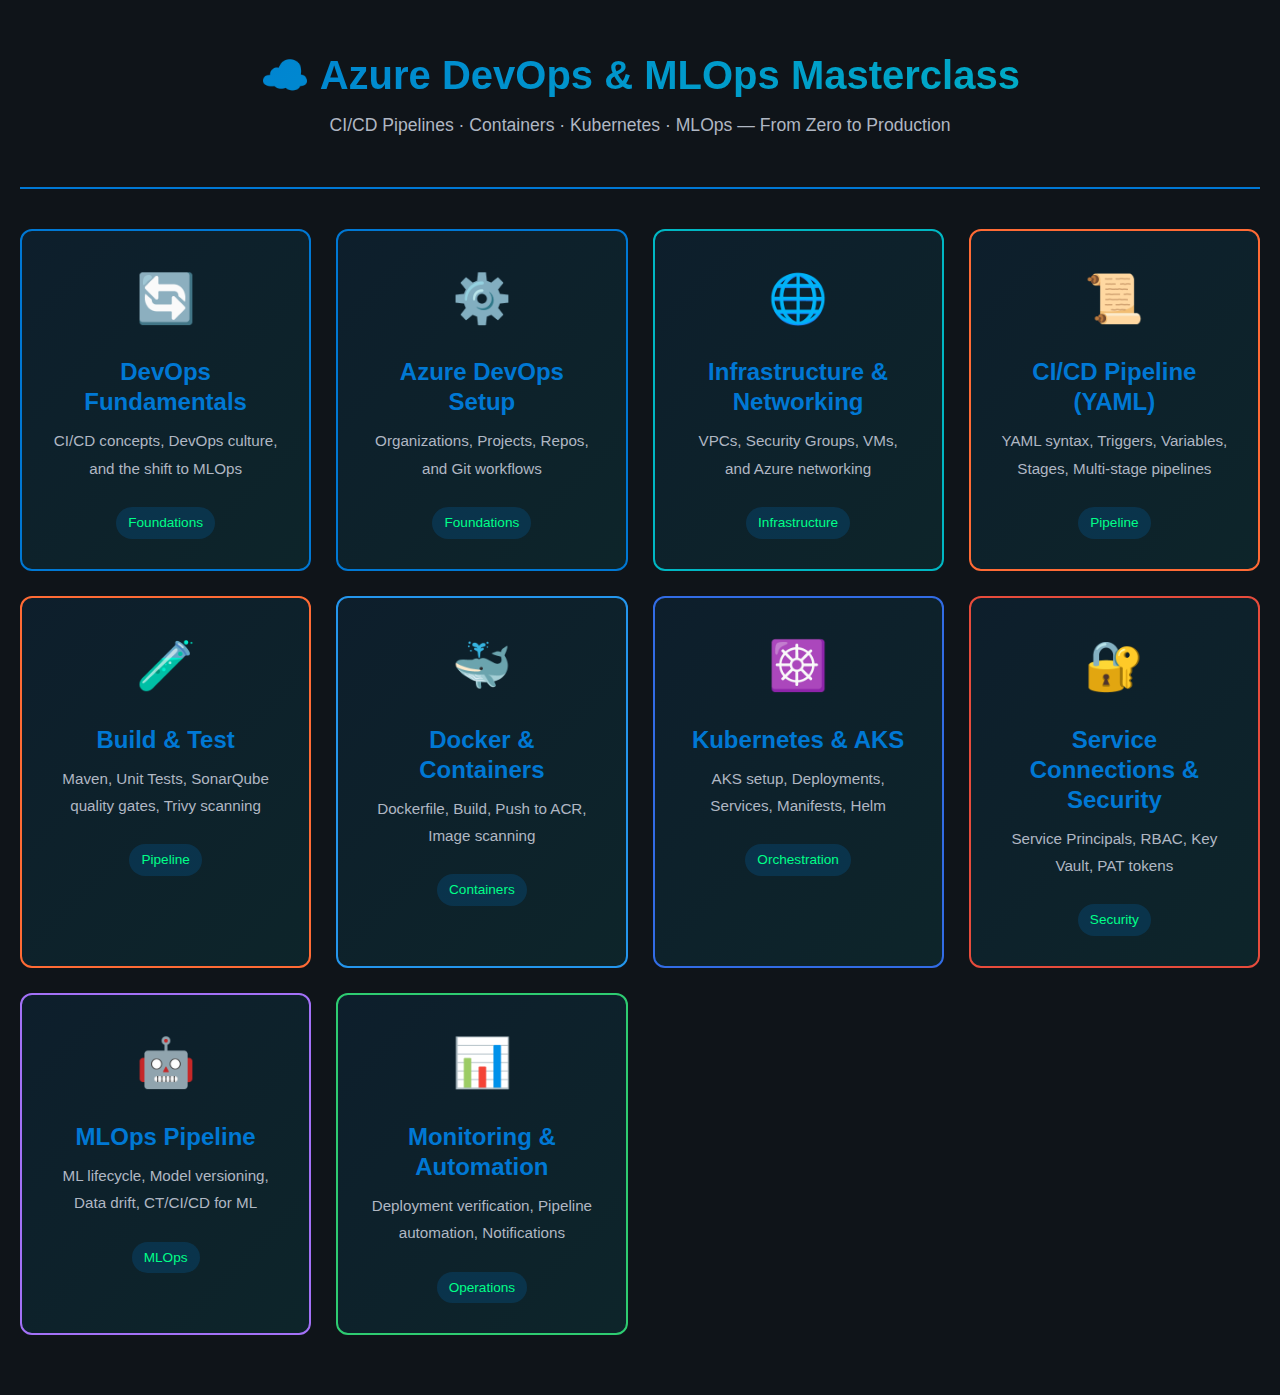
<file: AzureDevops/index.html>
<!DOCTYPE html>
<html lang="en">

<head>
    <meta charset="UTF-8">
    <meta name="viewport" content="width=device-width, initial-scale=1.0">
    <title>Azure DevOps & MLOps Masterclass</title>

    <!-- Shared Design System -->
    <link rel="stylesheet" href="../shared/css/design-system.css">
    <link rel="stylesheet" href="../shared/css/components.css">

    <style>
        * {
            margin: 0;
            padding: 0;
            box-sizing: border-box;
        }

        :root {
            --bg: #0f1419;
            --surface: #1a1f2e;
            --text: #e4e6eb;
            --text-dim: #b0b7c3;
            --cyan: #0078D4;
            --orange: #ff6b35;
            --green: #00ff88;
            --yellow: #ffa500;
            --azure: #0078D4;
            --teal: #00b7c3;
        }

        body {
            font-family: -apple-system, BlinkMacSystemFont, 'Segoe UI', Roboto, sans-serif;
            background: var(--bg);
            color: var(--text);
            line-height: 1.6;
            overflow-x: hidden;
        }

        .container {
            max-width: 1400px;
            margin: 0 auto;
            padding: 20px;
        }

        header {
            text-align: center;
            margin-bottom: 40px;
            padding: 30px 0;
            border-bottom: 2px solid var(--azure);
        }

        h1 {
            font-size: 2.5em;
            background: linear-gradient(135deg, var(--azure), var(--teal));
            background-clip: text;
            -webkit-background-clip: text;
            -webkit-text-fill-color: transparent;
            margin-bottom: 10px;
        }

        .subtitle {
            color: var(--text-dim);
            font-size: 1.1em;
        }

        .dashboard {
            display: none;
        }

        .dashboard.active {
            display: block;
        }

        .grid {
            display: grid;
            grid-template-columns: repeat(auto-fit, minmax(280px, 1fr));
            gap: 25px;
            margin: 40px 0;
        }

        .card {
            background: linear-gradient(135deg, rgba(0, 120, 212, 0.1), rgba(0, 183, 195, 0.1));
            border: 2px solid var(--azure);
            border-radius: 12px;
            padding: 30px;
            cursor: pointer;
            transition: all 0.3s ease;
            text-align: center;
        }

        .card:hover {
            transform: translateY(-5px);
            box-shadow: 0 10px 30px rgba(0, 120, 212, 0.3);
            border-color: var(--teal);
        }

        .card-icon {
            font-size: 3em;
            margin-bottom: 15px;
        }

        .card h3 {
            color: var(--azure);
            font-size: 1.5em;
            margin-bottom: 10px;
        }

        .card p {
            color: var(--text-dim);
            font-size: 0.95em;
        }

        .category-label {
            display: inline-block;
            margin-top: 10px;
            padding: 5px 12px;
            background: rgba(0, 120, 212, 0.2);
            border-radius: 20px;
            font-size: 0.85em;
            color: var(--green);
        }

        .module {
            display: none;
        }

        .module.active {
            display: block;
            animation: fadeIn 0.3s ease;
        }

        @keyframes fadeIn {
            from {
                opacity: 0;
            }

            to {
                opacity: 1;
            }
        }

        .btn-back {
            padding: 10px 20px;
            background: var(--azure);
            color: white;
            border: none;
            border-radius: 6px;
            cursor: pointer;
            font-weight: 600;
            margin-bottom: 25px;
            transition: all 0.3s ease;
        }

        .btn-back:hover {
            background: var(--teal);
        }

        .tabs {
            display: flex;
            gap: 10px;
            margin-bottom: 30px;
            flex-wrap: wrap;
            justify-content: center;
            border-bottom: 1px solid rgba(0, 120, 212, 0.2);
            padding-bottom: 15px;
            overflow-x: auto;
        }

        .tab-btn {
            padding: 10px 20px;
            background: var(--surface);
            color: var(--text);
            border: 2px solid transparent;
            border-radius: 6px;
            cursor: pointer;
            font-size: 0.95em;
            transition: all 0.3s ease;
            font-weight: 500;
            white-space: nowrap;
        }

        .tab-btn:hover {
            background: rgba(0, 120, 212, 0.1);
            border-color: var(--azure);
        }

        .tab-btn.active {
            background: var(--azure);
            color: white;
            border-color: var(--azure);
        }

        .tab {
            display: none;
        }

        .tab.active {
            display: block;
            animation: fadeIn 0.3s ease;
        }

        .section {
            background: var(--surface);
            border: 1px solid rgba(0, 120, 212, 0.2);
            border-radius: 10px;
            padding: 30px;
            margin-bottom: 25px;
            transition: all 0.3s ease;
        }

        .section:hover {
            border-color: var(--azure);
            box-shadow: 0 0 20px rgba(0, 120, 212, 0.1);
        }

        h2 {
            color: var(--azure);
            font-size: 1.8em;
            margin-bottom: 15px;
        }

        h3 {
            color: var(--orange);
            font-size: 1.3em;
            margin-top: 20px;
            margin-bottom: 12px;
        }

        h4 {
            color: var(--green);
            font-size: 1.1em;
            margin-top: 15px;
            margin-bottom: 10px;
        }

        p {
            margin-bottom: 15px;
            line-height: 1.8;
        }

        ul {
            margin-left: 20px;
            margin-bottom: 15px;
        }

        ul li {
            margin-bottom: 8px;
        }

        .info-box {
            background: rgba(0, 120, 212, 0.08);
            border: 1px solid rgba(0, 120, 212, 0.2);
            border-radius: 8px;
            padding: 20px;
            margin: 15px 0;
        }

        .box-title {
            font-weight: bold;
            color: var(--azure);
            margin-bottom: 10px;
            font-size: 1.1em;
        }

        .box-content {
            color: var(--text-dim);
            line-height: 1.8;
        }

        .warning-box {
            background: rgba(255, 165, 0, 0.08);
            border: 1px solid rgba(255, 165, 0, 0.3);
            border-radius: 8px;
            padding: 20px;
            margin: 15px 0;
        }

        .warning-box .box-title {
            color: var(--yellow);
        }

        table {
            width: 100%;
            border-collapse: collapse;
            margin: 20px 0;
            border-radius: 8px;
            overflow: hidden;
        }

        th,
        td {
            padding: 12px 16px;
            text-align: left;
            border-bottom: 1px solid rgba(0, 120, 212, 0.15);
        }

        th {
            background: rgba(0, 120, 212, 0.15);
            color: var(--azure);
            font-weight: 600;
        }

        td {
            color: var(--text-dim);
        }

        tr:hover td {
            background: rgba(0, 120, 212, 0.05);
        }

        .code-block {
            background: #1e1e2e;
            border: 1px solid rgba(0, 120, 212, 0.2);
            border-radius: 8px;
            padding: 20px;
            margin: 15px 0;
            font-family: 'Fira Code', 'Consolas', monospace;
            font-size: 0.9em;
            overflow-x: auto;
            color: #cdd6f4;
            line-height: 1.6;
        }

        .code-block .comment {
            color: #6c7086;
        }

        .code-block .keyword {
            color: #cba6f7;
        }

        .code-block .string {
            color: #a6e3a1;
        }

        .code-block .key {
            color: #89b4fa;
        }

        .formula {
            background: rgba(0, 120, 212, 0.08);
            padding: 20px;
            border-radius: 8px;
            margin: 15px 0;
            border-left: 4px solid var(--azure);
            font-family: 'Georgia', serif;
        }

        .callout {
            padding: 20px;
            border-radius: 8px;
            margin: 15px 0;
            border-left: 4px solid;
        }

        .callout.insight {
            background: rgba(0, 255, 136, 0.05);
            border-color: var(--green);
        }

        .callout.insight .callout-title {
            color: var(--green);
            font-weight: bold;
            margin-bottom: 8px;
        }

        .callout.warning {
            background: rgba(255, 165, 0, 0.05);
            border-color: var(--yellow);
        }

        .callout.warning .callout-title {
            color: var(--yellow);
            font-weight: bold;
            margin-bottom: 8px;
        }

        .pipeline-flow {
            display: flex;
            align-items: center;
            gap: 0;
            flex-wrap: wrap;
            justify-content: center;
            margin: 20px 0;
            padding: 20px;
            background: rgba(0, 120, 212, 0.05);
            border-radius: 12px;
        }

        .pipeline-stage {
            padding: 12px 20px;
            border-radius: 8px;
            font-weight: 600;
            font-size: 0.85em;
            text-align: center;
            min-width: 100px;
        }

        .pipeline-arrow {
            font-size: 1.5em;
            color: var(--azure);
            padding: 0 4px;
        }

        .interview-box {
            background: rgba(163, 113, 247, 0.08);
            border: 1px solid rgba(163, 113, 247, 0.25);
            border-radius: 8px;
            padding: 20px;
            margin: 15px 0;
        }

        .interview-box .box-title {
            color: #a371f7;
        }

        @media (max-width: 768px) {
            .grid {
                grid-template-columns: 1fr;
            }

            .pipeline-flow {
                flex-direction: column;
            }

            .pipeline-arrow {
                transform: rotate(90deg);
            }

            h1 {
                font-size: 1.8em;
            }
        }
    </style>
</head>

<body>
    <div class="container">
        <!-- Dashboard -->
        <div class="dashboard active" id="dashboard">
            <header>
                <h1>☁️ Azure DevOps & MLOps Masterclass</h1>
                <p class="subtitle">CI/CD Pipelines · Containers · Kubernetes · MLOps — From Zero to Production</p>
            </header>
            <div class="grid" id="modulesGrid"></div>
        </div>

        <!-- Module Container -->
        <div id="modulesContainer"></div>
    </div>

    <script>
        const modules = [
            { id: "devops-fundamentals", title: "DevOps Fundamentals", icon: "🔄", category: "Foundations", color: "#0078D4", description: "CI/CD concepts, DevOps culture, and the shift to MLOps" },
            { id: "azure-setup", title: "Azure DevOps Setup", icon: "⚙️", category: "Foundations", color: "#0078D4", description: "Organizations, Projects, Repos, and Git workflows" },
            { id: "infrastructure", title: "Infrastructure & Networking", icon: "🌐", category: "Infrastructure", color: "#00b7c3", description: "VPCs, Security Groups, VMs, and Azure networking" },
            { id: "cicd-yaml", title: "CI/CD Pipeline (YAML)", icon: "📜", category: "Pipeline", color: "#ff6b35", description: "YAML syntax, Triggers, Variables, Stages, Multi-stage pipelines" },
            { id: "build-test", title: "Build & Test", icon: "🧪", category: "Pipeline", color: "#ff6b35", description: "Maven, Unit Tests, SonarQube quality gates, Trivy scanning" },
            { id: "docker", title: "Docker & Containers", icon: "🐳", category: "Containers", color: "#2496ED", description: "Dockerfile, Build, Push to ACR, Image scanning" },
            { id: "kubernetes", title: "Kubernetes & AKS", icon: "☸️", category: "Orchestration", color: "#326CE5", description: "AKS setup, Deployments, Services, Manifests, Helm" },
            { id: "security", title: "Service Connections & Security", icon: "🔐", category: "Security", color: "#e74c3c", description: "Service Principals, RBAC, Key Vault, PAT tokens" },
            { id: "mlops", title: "MLOps Pipeline", icon: "🤖", category: "MLOps", color: "#a371f7", description: "ML lifecycle, Model versioning, Data drift, CT/CI/CD for ML" },
            { id: "monitoring", title: "Monitoring & Automation", icon: "📊", category: "Operations", color: "#2ecc71", description: "Deployment verification, Pipeline automation, Notifications" }
        ];

        const MODULE_CONTENT = {
            "devops-fundamentals": {
                concepts: `
                    <h3>What is DevOps?</h3>
                    <p>DevOps is a set of practices that combines <strong>software development (Dev)</strong> and <strong>IT operations (Ops)</strong>. It aims to shorten the software development lifecycle and deliver high-quality software continuously.</p>
                    <div class="pipeline-flow">
                        <div class="pipeline-stage" style="background: rgba(0,120,212,0.2); color: #0078D4;">Plan</div>
                        <span class="pipeline-arrow">→</span>
                        <div class="pipeline-stage" style="background: rgba(0,183,195,0.2); color: #00b7c3;">Code</div>
                        <span class="pipeline-arrow">→</span>
                        <div class="pipeline-stage" style="background: rgba(255,107,53,0.2); color: #ff6b35;">Build</div>
                        <span class="pipeline-arrow">→</span>
                        <div class="pipeline-stage" style="background: rgba(0,255,136,0.2); color: #00ff88;">Test</div>
                        <span class="pipeline-arrow">→</span>
                        <div class="pipeline-stage" style="background: rgba(163,113,247,0.2); color: #a371f7;">Release</div>
                        <span class="pipeline-arrow">→</span>
                        <div class="pipeline-stage" style="background: rgba(46,204,113,0.2); color: #2ecc71;">Deploy</div>
                        <span class="pipeline-arrow">→</span>
                        <div class="pipeline-stage" style="background: rgba(255,165,0,0.2); color: #ffa500;">Operate</div>
                        <span class="pipeline-arrow">→</span>
                        <div class="pipeline-stage" style="background: rgba(231,76,60,0.2); color: #e74c3c;">Monitor</div>
                    </div>
                    <h3>CI/CD Explained</h3>
                    <table>
                        <tr><th>Concept</th><th>What It Does</th><th>Tools</th></tr>
                        <tr><td><strong>Continuous Integration (CI)</strong></td><td>Automatically build & test code on every commit</td><td>Azure Pipelines, Jenkins, GitHub Actions</td></tr>
                        <tr><td><strong>Continuous Delivery (CD)</strong></td><td>Automatically deploy to staging after tests pass</td><td>Azure Pipelines, ArgoCD, Spinnaker</td></tr>
                        <tr><td><strong>Continuous Deployment</strong></td><td>Auto-deploy to production (no manual gate)</td><td>Azure DevOps + approvals removed</td></tr>
                    </table>
                    <h3>DevOps vs MLOps</h3>
                    <table>
                        <tr><th>Aspect</th><th>DevOps</th><th>MLOps</th></tr>
                        <tr><td>What ships?</td><td>Code → Application</td><td>Code + Data + Model → Prediction Service</td></tr>
                        <tr><td>Testing</td><td>Unit / Integration / E2E</td><td>+ Data validation, Model validation, Fairness</td></tr>
                        <tr><td>Versioning</td><td>Code (Git)</td><td>Code + Data + Model + Hyperparams</td></tr>
                        <tr><td>Monitoring</td><td>Latency, Errors, CPU</td><td>+ Data drift, Model drift, Prediction quality</td></tr>
                        <tr><td>Retraining</td><td>N/A</td><td>Triggered by drift or schedule</td></tr>
                    </table>
                    <div class="callout insight">
                        <div class="callout-title">💡 Key Insight</div>
                        MLOps = DevOps + <strong>Data Management</strong> + <strong>Model Management</strong> + <strong>Continuous Training</strong>. The complexity comes from the fact that ML systems have more axes of change than traditional software.
                    </div>
                    <h3>DevOps Principles (CALMS)</h3>
                    <div class="info-box">
                        <div class="box-title">🎯 CALMS Framework</div>
                        <div class="box-content">
                            <strong>C</strong> — Culture: Break silos between Dev and Ops<br>
                            <strong>A</strong> — Automation: Automate everything (builds, tests, deploys)<br>
                            <strong>L</strong> — Lean: Eliminate waste, small batch sizes<br>
                            <strong>M</strong> — Measurement: Measure everything (DORA metrics)<br>
                            <strong>S</strong> — Sharing: Share knowledge, feedback loops
                        </div>
                    </div>
                `,
                handson: `
                    <h3>DORA Metrics — Measuring DevOps Performance</h3>
                    <table>
                        <tr><th>Metric</th><th>Elite</th><th>High</th><th>Medium</th><th>Low</th></tr>
                        <tr><td>Deployment Frequency</td><td>Multiple/day</td><td>Weekly</td><td>Monthly</td><td>Months</td></tr>
                        <tr><td>Lead Time for Changes</td><td>< 1 hour</td><td>< 1 week</td><td>< 1 month</td><td>> 6 months</td></tr>
                        <tr><td>Change Failure Rate</td><td>0-15%</td><td>16-30%</td><td>16-30%</td><td>46-60%</td></tr>
                        <tr><td>Time to Restore</td><td>< 1 hour</td><td>< 1 day</td><td>< 1 week</td><td>> 6 months</td></tr>
                    </table>
                    <h3>Shift-Left Testing</h3>
                    <p>Move testing earlier in the development lifecycle:</p>
                    <div class="code-block">
<span class="comment"># Traditional: Test late (expensive to fix)</span>
Code → Code → Code → <span class="keyword">TEST</span> → Fix → Fix → Deploy

<span class="comment"># Shift-Left: Test early (cheap to fix)</span>
Code → <span class="keyword">TEST</span> → Code → <span class="keyword">TEST</span> → Code → <span class="keyword">TEST</span> → Deploy
                    </div>
                    <h3>Infrastructure as Code (IaC)</h3>
                    <div class="code-block">
<span class="comment"># Terraform example — Azure Resource Group</span>
<span class="keyword">resource</span> <span class="string">"azurerm_resource_group"</span> <span class="string">"example"</span> {
  <span class="key">name</span>     = <span class="string">"rg-devops-prod"</span>
  <span class="key">location</span> = <span class="string">"East US"</span>
  <span class="key">tags</span> = {
    <span class="key">environment</span> = <span class="string">"production"</span>
    <span class="key">managed_by</span>  = <span class="string">"terraform"</span>
  }
}
                    </div>
                    <div class="callout insight">
                        <div class="callout-title">💡 IaC Benefits</div>
                        <strong>Repeatability</strong> — Same infra every time<br>
                        <strong>Version Control</strong> — Track changes in Git<br>
                        <strong>Audit Trail</strong> — Who changed what and when<br>
                        <strong>Self-Documentation</strong> — Infra IS the documentation
                    </div>
                `,
                applications: `
                    <h3>Real-World Applications</h3>
                    <div class="info-box">
                        <div class="box-title">🏢 Industry Use Cases</div>
                        <div class="box-content">
                            <strong>Netflix:</strong> 1000+ deployments/day using CI/CD and canary releases<br>
                            <strong>Amazon:</strong> Deploys every 11.7 seconds on average<br>
                            <strong>Google:</strong> Pioneered SRE (Site Reliability Engineering)<br>
                            <strong>Spotify:</strong> "Squad" model for autonomous DevOps teams<br>
                            <strong>Microsoft:</strong> Azure DevOps used internally for all products
                        </div>
                    </div>
                    <div class="interview-box">
                        <div class="box-title">📋 Probable Interview Questions</div>
                        <div class="box-content">
                            1. What is DevOps and why is it important?<br>
                            2. Explain the difference between CI, CD (Continuous Delivery), and CD (Continuous Deployment).<br>
                            3. What are the DORA metrics and why do they matter?<br>
                            4. How does DevOps differ from MLOps?<br>
                            5. What is "Shift-Left" testing?<br>
                            6. Explain Infrastructure as Code (IaC) and its benefits.<br>
                            7. What is the CALMS framework?<br>
                            8. What are Blue-Green and Canary deployments?<br>
                            9. How do you measure DevOps maturity in an organization?<br>
                            10. What is GitOps and how does it relate to DevOps?
                        </div>
                    </div>
                `
            },
            "azure-setup": {
                concepts: `
                    <h3>Azure DevOps Components</h3>
                    <table>
                        <tr><th>Service</th><th>Purpose</th><th>Equivalent</th></tr>
                        <tr><td><strong>Azure Boards</strong></td><td>Work tracking, Kanban, Sprints</td><td>Jira, Trello</td></tr>
                        <tr><td><strong>Azure Repos</strong></td><td>Git repositories</td><td>GitHub, GitLab</td></tr>
                        <tr><td><strong>Azure Pipelines</strong></td><td>CI/CD automation</td><td>Jenkins, GitHub Actions</td></tr>
                        <tr><td><strong>Azure Test Plans</strong></td><td>Manual & automated testing</td><td>TestRail</td></tr>
                        <tr><td><strong>Azure Artifacts</strong></td><td>Package management (npm, Maven, NuGet)</td><td>Nexus, JFrog</td></tr>
                    </table>
                    <h3>Setting Up Azure DevOps</h3>
                    <div class="info-box">
                        <div class="box-title">🚀 Setup Flow (from PDF)</div>
                        <div class="box-content">
                            <strong>Step 1:</strong> Go to portal.azure.com → Search "Azure DevOps Organization"<br>
                            <strong>Step 2:</strong> Click "Create new Organization" → Name it (e.g., "myorgforyaml")<br>
                            <strong>Step 3:</strong> Create a Project (e.g., "Multi-Tier Application")<br>
                            <strong>Step 4:</strong> Set visibility (Private recommended for enterprise)<br>
                            <strong>Step 5:</strong> Azure Repos is automatically created with the project
                        </div>
                    </div>
                    <h3>Azure Repos — Git Workflow</h3>
                    <p>Azure DevOps uses Git for version control. The common branching strategies are:</p>
                    <table>
                        <tr><th>Strategy</th><th>Best For</th><th>Branches</th></tr>
                        <tr><td><strong>Trunk-Based</strong></td><td>Small teams, fast releases</td><td>main + short-lived feature branches</td></tr>
                        <tr><td><strong>GitFlow</strong></td><td>Scheduled releases</td><td>main, develop, feature/*, release/*, hotfix/*</td></tr>
                        <tr><td><strong>GitHub Flow</strong></td><td>Continuous deployment</td><td>main + feature branches + PRs</td></tr>
                    </table>
                    <div class="callout insight">
                        <div class="callout-title">💡 From the PDF</div>
                        The project uses a "Multi-Tier Application" with all source code pushed to the "main" branch via Git CLI: <code>git init → git add . → git commit → git push</code>
                    </div>
                `,
                handson: `
                    <h3>Uploading Code to Azure Repos (from PDF)</h3>
                    <div class="code-block">
<span class="comment"># Step 1: Initialize local repo</span>
<span class="keyword">git</span> init

<span class="comment"># Step 2: Stage all files</span>
<span class="keyword">git</span> add .

<span class="comment"># Step 3: Check status</span>
<span class="keyword">git</span> status

<span class="comment"># Step 4: Commit</span>
<span class="keyword">git</span> commit -m <span class="string">"Initial commit"</span>

<span class="comment"># Step 5: Switch to main branch</span>
<span class="keyword">git</span> branch -M main

<span class="comment"># Step 6: Add Azure remote and push</span>
<span class="keyword">git</span> remote add origin https://myorg@dev.azure.com/myorg/Project/_git/Project
<span class="keyword">git</span> push -u origin --all
                    </div>
                    <h3>Branch Policies (Best Practice)</h3>
                    <div class="code-block">
<span class="comment"># Recommended branch policies for 'main':</span>
✅ Require pull request reviews (min 1 reviewer)
✅ Check for linked work items
✅ Build validation (CI must pass)
✅ Comment resolution required
✅ Limit merge types (squash merge preferred)
                    </div>
                    <h3>Project Hierarchy</h3>
                    <div class="info-box">
                        <div class="box-title">📁 Azure DevOps Hierarchy</div>
                        <div class="box-content">
                            <strong>Organization</strong> (top level — company)<br>
                            &nbsp;&nbsp;└── <strong>Project</strong> (team/product)<br>
                            &nbsp;&nbsp;&nbsp;&nbsp;&nbsp;&nbsp;├── <strong>Repos</strong> (multiple repos per project)<br>
                            &nbsp;&nbsp;&nbsp;&nbsp;&nbsp;&nbsp;├── <strong>Pipelines</strong> (CI/CD definitions)<br>
                            &nbsp;&nbsp;&nbsp;&nbsp;&nbsp;&nbsp;├── <strong>Boards</strong> (work items, sprints)<br>
                            &nbsp;&nbsp;&nbsp;&nbsp;&nbsp;&nbsp;└── <strong>Artifacts</strong> (packages)
                        </div>
                    </div>
                `,
                applications: `
                    <h3>When to Use Azure DevOps vs GitHub</h3>
                    <table>
                        <tr><th>Feature</th><th>Azure DevOps</th><th>GitHub</th></tr>
                        <tr><td>CI/CD</td><td>Azure Pipelines (YAML + Classic)</td><td>GitHub Actions</td></tr>
                        <tr><td>Work Tracking</td><td>Azure Boards (enterprise-grade)</td><td>GitHub Issues + Projects</td></tr>
                        <tr><td>Packages</td><td>Azure Artifacts</td><td>GitHub Packages</td></tr>
                        <tr><td>Best For</td><td>Enterprise, Azure-heavy orgs</td><td>Open source, GitHub-ecosystem</td></tr>
                    </table>
                    <div class="interview-box">
                        <div class="box-title">📋 Probable Interview Questions</div>
                        <div class="box-content">
                            1. What are the 5 main services in Azure DevOps?<br>
                            2. How do you set up an Azure DevOps Organization and Project?<br>
                            3. What are the differences between Azure Repos and GitHub?<br>
                            4. Explain branching strategies — Trunk-Based vs GitFlow.<br>
                            5. What are Branch Policies and why are they important?<br>
                            6. How do you push local code to Azure Repos using Git CLI?<br>
                            7. What is a Personal Access Token (PAT) and when is it needed?<br>
                            8. How is Azure Boards used for Agile project management?<br>
                            9. What is Azure Artifacts and when would you use it?<br>
                            10. How do you manage access control in Azure DevOps?
                        </div>
                    </div>
                `
            },
            "infrastructure": {
                concepts: `
                    <h3>Azure Networking for DevOps</h3>
                    <p>Before deploying applications, you need a secure network environment. The PDF project sets up isolated networking so no outside entity can access resources directly.</p>
                    <table>
                        <tr><th>Component</th><th>Purpose</th><th>Azure Equivalent</th></tr>
                        <tr><td><strong>VPC / VNet</strong></td><td>Isolated virtual network</td><td>Azure Virtual Network</td></tr>
                        <tr><td><strong>Subnet</strong></td><td>Segment within a VNet</td><td>Subnet</td></tr>
                        <tr><td><strong>Security Group</strong></td><td>Firewall rules for VMs</td><td>Network Security Group (NSG)</td></tr>
                        <tr><td><strong>NAT Gateway</strong></td><td>Outbound internet for private subnets</td><td>Azure NAT Gateway</td></tr>
                        <tr><td><strong>Load Balancer</strong></td><td>Distribute traffic across VMs</td><td>Azure Load Balancer</td></tr>
                    </table>
                    <h3>Virtual Machines in the Pipeline</h3>
                    <div class="info-box">
                        <div class="box-title">🖥️ VM Roles (from PDF)</div>
                        <div class="box-content">
                            <strong>Agent VM:</strong> Runs the Azure Pipelines agent. Has Maven, Java, Docker, Trivy installed.<br>
                            <strong>SonarQube VM:</strong> Hosts Docker + SonarQube container for code quality analysis.<br>
                            Both VMs are placed in security groups with controlled inbound rules.
                        </div>
                    </div>
                    <h3>Security Group Rules (from PDF)</h3>
                    <table>
                        <tr><th>Port Range</th><th>Protocol</th><th>Purpose</th></tr>
                        <tr><td>22</td><td>SSH</td><td>Remote access to VMs</td></tr>
                        <tr><td>80 / 443</td><td>HTTP/HTTPS</td><td>Web traffic</td></tr>
                        <tr><td>9000</td><td>TCP</td><td>SonarQube dashboard</td></tr>
                        <tr><td>30000-32767</td><td>TCP</td><td>Kubernetes NodePort range</td></tr>
                        <tr><td>465</td><td>SMTPS</td><td>Email notifications</td></tr>
                    </table>
                    <div class="callout warning">
                        <div class="callout-title">⚠️ Security Best Practice</div>
                        Never use "0.0.0.0/0" (open to all) in production. Restrict SSH access to your IP range. Use Azure Bastion for secure VM access instead of public IPs.
                    </div>
                `,
                handson: `
                    <h3>Creating Azure VNet with CLI</h3>
                    <div class="code-block">
<span class="comment"># Create a resource group</span>
<span class="keyword">az</span> group create --name rg-devops --location eastus

<span class="comment"># Create a VNet with subnet</span>
<span class="keyword">az</span> network vnet create \\
  --resource-group rg-devops \\
  --name vnet-devops \\
  --address-prefix <span class="string">10.0.0.0/16</span> \\
  --subnet-name subnet-agents \\
  --subnet-prefix <span class="string">10.0.1.0/24</span>

<span class="comment"># Create NSG with rules</span>
<span class="keyword">az</span> network nsg create --resource-group rg-devops --name nsg-agents

<span class="keyword">az</span> network nsg rule create \\
  --resource-group rg-devops \\
  --nsg-name nsg-agents \\
  --name AllowSSH \\
  --priority 100 \\
  --destination-port-ranges 22 \\
  --access Allow \\
  --protocol Tcp
                    </div>
                    <h3>Terraform for Azure Infrastructure</h3>
                    <div class="code-block">
<span class="comment"># main.tf — Azure VNet + Subnet + NSG</span>
<span class="keyword">resource</span> <span class="string">"azurerm_virtual_network"</span> <span class="string">"devops"</span> {
  <span class="key">name</span>                = <span class="string">"vnet-devops"</span>
  <span class="key">address_space</span>       = [<span class="string">"10.0.0.0/16"</span>]
  <span class="key">location</span>            = azurerm_resource_group.devops.location
  <span class="key">resource_group_name</span> = azurerm_resource_group.devops.name
}

<span class="keyword">resource</span> <span class="string">"azurerm_subnet"</span> <span class="string">"agents"</span> {
  <span class="key">name</span>                 = <span class="string">"subnet-agents"</span>
  <span class="key">virtual_network_name</span> = azurerm_virtual_network.devops.name
  <span class="key">address_prefixes</span>     = [<span class="string">"10.0.1.0/24"</span>]
}
                    </div>
                `,
                applications: `
                    <h3>Network Architecture Patterns</h3>
                    <div class="info-box">
                        <div class="box-title">🏗️ Hub-and-Spoke Pattern</div>
                        <div class="box-content">
                            <strong>Hub VNet:</strong> Shared services (firewall, DNS, bastion)<br>
                            <strong>Spoke VNets:</strong> Application workloads (dev, staging, prod)<br>
                            Connected via VNet Peering. This is the recommended architecture for enterprise Azure deployments.
                        </div>
                    </div>
                    <div class="interview-box">
                        <div class="box-title">📋 Probable Interview Questions</div>
                        <div class="box-content">
                            1. What is an Azure Virtual Network (VNet) and why is it needed?<br>
                            2. Explain the difference between NSG and Azure Firewall.<br>
                            3. What port ranges are needed for a Kubernetes cluster?<br>
                            4. How do you secure SSH access to Azure VMs?<br>
                            5. What is the Hub-and-Spoke network architecture?<br>
                            6. How do you use Azure Bastion for secure VM access?<br>
                            7. What is VNet Peering and when would you use it?<br>
                            8. How do you create a VM for a self-hosted pipeline agent?<br>
                            9. What are Managed Identities and why are they better than passwords?<br>
                            10. How would you design a network for a multi-tier application in Azure?
                        </div>
                    </div>
                `
            },
            "cicd-yaml": {
                concepts: `
                    <h3>YAML Pipeline Components</h3>
                    <p>Azure DevOps YAML pipelines are defined in code, giving you version control, code review, and full traceability.</p>
                    <table>
                        <tr><th>Component</th><th>Purpose</th><th>Scope</th></tr>
                        <tr><td><strong>Trigger</strong></td><td>What starts the pipeline</td><td>Branch, PR, Schedule, None (manual)</td></tr>
                        <tr><td><strong>Pool</strong></td><td>Where it runs</td><td>Microsoft-hosted or Self-hosted agent</td></tr>
                        <tr><td><strong>Variables</strong></td><td>Reusable values</td><td>Pipeline, Stage, Job level</td></tr>
                        <tr><td><strong>Stages</strong></td><td>Logical groups</td><td>Build, Test, Deploy</td></tr>
                        <tr><td><strong>Jobs</strong></td><td>Units of work within a stage</td><td>Run on an agent</td></tr>
                        <tr><td><strong>Steps</strong></td><td>Individual tasks</td><td>Script, Task, Checkout</td></tr>
                    </table>
                    <h3>Pipeline Hierarchy</h3>
                    <div class="info-box">
                        <div class="box-title">📐 Structure</div>
                        <div class="box-content">
                            <strong>Pipeline</strong><br>
                            &nbsp;&nbsp;├── trigger<br>
                            &nbsp;&nbsp;├── variables<br>
                            &nbsp;&nbsp;└── <strong>stages[]</strong><br>
                            &nbsp;&nbsp;&nbsp;&nbsp;&nbsp;&nbsp;└── <strong>jobs[]</strong><br>
                            &nbsp;&nbsp;&nbsp;&nbsp;&nbsp;&nbsp;&nbsp;&nbsp;&nbsp;&nbsp;├── pool<br>
                            &nbsp;&nbsp;&nbsp;&nbsp;&nbsp;&nbsp;&nbsp;&nbsp;&nbsp;&nbsp;└── <strong>steps[]</strong><br>
                            &nbsp;&nbsp;&nbsp;&nbsp;&nbsp;&nbsp;&nbsp;&nbsp;&nbsp;&nbsp;&nbsp;&nbsp;&nbsp;&nbsp;├── script<br>
                            &nbsp;&nbsp;&nbsp;&nbsp;&nbsp;&nbsp;&nbsp;&nbsp;&nbsp;&nbsp;&nbsp;&nbsp;&nbsp;&nbsp;├── task<br>
                            &nbsp;&nbsp;&nbsp;&nbsp;&nbsp;&nbsp;&nbsp;&nbsp;&nbsp;&nbsp;&nbsp;&nbsp;&nbsp;&nbsp;└── checkout
                        </div>
                    </div>
                    <h3>Trigger Types</h3>
                    <table>
                        <tr><th>Type</th><th>When It Fires</th><th>YAML</th></tr>
                        <tr><td>CI Trigger</td><td>Push to branch</td><td><code>trigger: [main]</code></td></tr>
                        <tr><td>PR Trigger</td><td>Pull request created</td><td><code>pr: [main]</code></td></tr>
                        <tr><td>Scheduled</td><td>Cron schedule</td><td><code>schedules: [{cron: ...}]</code></td></tr>
                        <tr><td>Manual</td><td>User clicks Run</td><td><code>trigger: none</code></td></tr>
                    </table>
                `,
                handson: `
                    <h3>Complete Multi-Stage YAML Pipeline (from PDF)</h3>
                    <div class="code-block">
<span class="comment"># azure-pipelines.yml — Full CI/CD Pipeline</span>
<span class="key">trigger</span>:
  - main    <span class="comment"># Auto-trigger on push to main</span>

<span class="key">stages</span>:
  - <span class="key">stage</span>: Compile
    <span class="key">displayName</span>: <span class="string">"Compile Stage"</span>
    <span class="key">jobs</span>:
      - <span class="key">job</span>: compile
        <span class="key">pool</span>:
          <span class="key">name</span>: <span class="string">"myagentpool"</span>  <span class="comment"># Self-hosted agent</span>
        <span class="key">steps</span>:
          - <span class="key">task</span>: Maven@4
            <span class="key">inputs</span>:
              <span class="key">mavenPomFile</span>: <span class="string">"pom.xml"</span>
              <span class="key">goals</span>: <span class="string">"compile"</span>

  - <span class="key">stage</span>: Test
    <span class="key">displayName</span>: <span class="string">"Test Stage"</span>
    <span class="key">dependsOn</span>: Compile
    <span class="key">jobs</span>:
      - <span class="key">job</span>: test
        <span class="key">steps</span>:
          - <span class="key">task</span>: Maven@4
            <span class="key">inputs</span>:
              <span class="key">goals</span>: <span class="string">"test"</span>

  - <span class="key">stage</span>: SecurityScan
    <span class="key">displayName</span>: <span class="string">"Trivy File System Scan"</span>
    <span class="key">dependsOn</span>: Test
    <span class="key">jobs</span>:
      - <span class="key">job</span>: trivy_scan
        <span class="key">steps</span>:
          - <span class="key">script</span>: |
              trivy fs --format table -o report.html .
            <span class="key">displayName</span>: <span class="string">"Run Trivy FS Scan"</span>

  - <span class="key">stage</span>: CodeQuality
    <span class="key">displayName</span>: <span class="string">"SonarQube Analysis"</span>
    <span class="key">dependsOn</span>: SecurityScan

  - <span class="key">stage</span>: BuildImage
    <span class="key">displayName</span>: <span class="string">"Docker Build & Push"</span>
    <span class="key">dependsOn</span>: CodeQuality

  - <span class="key">stage</span>: Deploy
    <span class="key">displayName</span>: <span class="string">"Deploy to AKS"</span>
    <span class="key">dependsOn</span>: BuildImage
                    </div>
                    <h3>Variables & Templates</h3>
                    <div class="code-block">
<span class="comment"># Using variables for reusability</span>
<span class="key">variables</span>:
  <span class="key">dockerRegistry</span>: <span class="string">"myacr.azurecr.io"</span>
  <span class="key">imageName</span>: <span class="string">"myapp"</span>
  <span class="key">imageTag</span>: <span class="string">"$(Build.BuildId)"</span>
  <span class="key">k8sNamespace</span>: <span class="string">"default"</span>

<span class="comment"># Use in steps:</span>
<span class="key">steps</span>:
  - <span class="key">script</span>: |
      docker build -t $(dockerRegistry)/$(imageName):$(imageTag) .
      docker push $(dockerRegistry)/$(imageName):$(imageTag)
                    </div>
                `,
                applications: `
                    <h3>Pipeline Architecture Patterns</h3>
                    <div class="pipeline-flow">
                        <div class="pipeline-stage" style="background: rgba(0,120,212,0.2); color: #0078D4;">Compile</div>
                        <span class="pipeline-arrow">→</span>
                        <div class="pipeline-stage" style="background: rgba(0,183,195,0.2); color: #00b7c3;">Test</div>
                        <span class="pipeline-arrow">→</span>
                        <div class="pipeline-stage" style="background: rgba(231,76,60,0.2); color: #e74c3c;">Trivy Scan</div>
                        <span class="pipeline-arrow">→</span>
                        <div class="pipeline-stage" style="background: rgba(163,113,247,0.2); color: #a371f7;">SonarQube</div>
                        <span class="pipeline-arrow">→</span>
                        <div class="pipeline-stage" style="background: rgba(36,150,237,0.2); color: #2496ED;">Docker Build</div>
                        <span class="pipeline-arrow">→</span>
                        <div class="pipeline-stage" style="background: rgba(255,107,53,0.2); color: #ff6b35;">Image Scan</div>
                        <span class="pipeline-arrow">→</span>
                        <div class="pipeline-stage" style="background: rgba(0,255,136,0.2); color: #00ff88;">Push ACR</div>
                        <span class="pipeline-arrow">→</span>
                        <div class="pipeline-stage" style="background: rgba(46,204,113,0.2); color: #2ecc71;">Deploy AKS</div>
                    </div>
                    <div class="interview-box">
                        <div class="box-title">📋 Probable Interview Questions</div>
                        <div class="box-content">
                            1. What are the main components of a YAML pipeline in Azure DevOps?<br>
                            2. Explain the difference between Stages, Jobs, and Steps.<br>
                            3. What are the different types of pipeline triggers?<br>
                            4. How do you use variables and variable groups in Azure Pipelines?<br>
                            5. What is the difference between Microsoft-hosted and self-hosted agents?<br>
                            6. How do you create a multi-stage pipeline with dependencies?<br>
                            7. What are pipeline templates and why are they useful?<br>
                            8. How do you implement approval gates between stages?<br>
                            9. YAML vs Classic editor — when to use which?<br>
                            10. How do you pass variables between stages in a YAML pipeline?
                        </div>
                    </div>
                `
            },
            "build-test": {
                concepts: `
                    <h3>Build Stage — Maven Compile</h3>
                    <p>The first stage in the CI pipeline compiles the source code to check for syntax errors and generate bytecode.</p>
                    <div class="info-box">
                        <div class="box-title">🔨 Maven Build Lifecycle</div>
                        <div class="box-content">
                            <strong>validate</strong> → Check project is correct<br>
                            <strong>compile</strong> → Compile source code<br>
                            <strong>test</strong> → Run unit tests<br>
                            <strong>package</strong> → Create JAR/WAR file<br>
                            <strong>verify</strong> → Run integration tests<br>
                            <strong>install</strong> → Install to local repo<br>
                            <strong>deploy</strong> → Push to remote repo
                        </div>
                    </div>
                    <h3>Code Quality — SonarQube</h3>
                    <p>SonarQube performs static code analysis to detect bugs, vulnerabilities, and code smells.</p>
                    <table>
                        <tr><th>Metric</th><th>What It Measures</th><th>Quality Gate</th></tr>
                        <tr><td>Bugs</td><td>Code errors that will cause failures</td><td>0 new bugs</td></tr>
                        <tr><td>Vulnerabilities</td><td>Security weaknesses</td><td>0 new vulnerabilities</td></tr>
                        <tr><td>Code Smells</td><td>Maintainability issues</td><td>A rating</td></tr>
                        <tr><td>Coverage</td><td>% of code tested</td><td>≥ 80%</td></tr>
                        <tr><td>Duplications</td><td>Copy-pasted code</td><td>< 3%</td></tr>
                    </table>
                    <h3>Security Scanning — Trivy</h3>
                    <p>Trivy scans your file system and Docker images for known vulnerabilities (CVEs).</p>
                    <table>
                        <tr><th>Scan Type</th><th>What It Scans</th><th>Command</th></tr>
                        <tr><td>File System</td><td>Dependencies, configs</td><td><code>trivy fs .</code></td></tr>
                        <tr><td>Image</td><td>Docker image layers</td><td><code>trivy image myimage:latest</code></td></tr>
                        <tr><td>Config</td><td>Terraform, K8s manifests</td><td><code>trivy config .</code></td></tr>
                    </table>
                    <div class="callout insight">
                        <div class="callout-title">💡 From the PDF</div>
                        The pipeline runs TWO Trivy scans: first on the file system (before Docker build), then on the built Docker image (before push to ACR). This catches vulnerabilities at both layers.
                    </div>
                `,
                handson: `
                    <h3>SonarQube Setup (from PDF)</h3>
                    <div class="code-block">
<span class="comment"># Install Docker on SonarQube VM</span>
<span class="keyword">sudo</span> apt-get update
<span class="keyword">sudo</span> apt-get install docker.io -y
<span class="keyword">sudo</span> usermod -aG docker ubuntu

<span class="comment"># Run SonarQube container</span>
<span class="keyword">docker</span> run -d --name sonarqube \\
  -p 9000:9000 \\
  sonarqube:lts-community

<span class="comment"># Access at http://&lt;VM-IP&gt;:9000</span>
<span class="comment"># Default login: admin / admin</span>
                    </div>
                    <h3>SonarQube Pipeline Stage</h3>
                    <div class="code-block">
<span class="comment"># SonarQube Analysis Stage</span>
- <span class="key">stage</span>: SonarQube
  <span class="key">displayName</span>: <span class="string">"SonarQube Analysis"</span>
  <span class="key">jobs</span>:
    - <span class="key">job</span>: sonarqube
      <span class="key">steps</span>:
        - <span class="key">task</span>: SonarQubePrepare@6
          <span class="key">inputs</span>:
            <span class="key">SonarQube</span>: <span class="string">"sonar-conn"</span>
            <span class="key">scannerMode</span>: <span class="string">"Other"</span>
        - <span class="key">task</span>: Maven@4
          <span class="key">inputs</span>:
            <span class="key">goals</span>: <span class="string">"verify"</span>
            <span class="key">sonarQubeRunAnalysis</span>: true
        - <span class="key">task</span>: SonarQubePublish@6
          <span class="key">inputs</span>:
            <span class="key">pollingTimeoutSec</span>: <span class="string">"300"</span>
                    </div>
                    <h3>Trivy Scan Stage</h3>
                    <div class="code-block">
<span class="comment"># Trivy File System Scan</span>
- <span class="key">stage</span>: trivy_fs_scan
  <span class="key">jobs</span>:
    - <span class="key">job</span>: trivy_scan
      <span class="key">steps</span>:
        - <span class="key">script</span>: |
            trivy fs --format table -o fs-report.html .
          <span class="key">displayName</span>: <span class="string">"Trivy File System Scan"</span>

<span class="comment"># Trivy Image Scan (after Docker build)</span>
- <span class="key">stage</span>: trivy_image_scan
  <span class="key">jobs</span>:
    - <span class="key">job</span>: trivy_image
      <span class="key">steps</span>:
        - <span class="key">script</span>: |
            trivy image myacr.azurecr.io/dev:latest
          <span class="key">displayName</span>: <span class="string">"Trivy Image Scan"</span>
                    </div>
                `,
                applications: `
                    <h3>Quality Gate Strategy</h3>
                    <div class="info-box">
                        <div class="box-title">🛡️ Defense in Depth</div>
                        <div class="box-content">
                            <strong>Layer 1:</strong> Linting & Static Analysis (SonarQube) → Catch code smells<br>
                            <strong>Layer 2:</strong> Unit Tests (Maven test) → Catch logic errors<br>
                            <strong>Layer 3:</strong> File System Security Scan (Trivy fs) → Catch dependency CVEs<br>
                            <strong>Layer 4:</strong> Image Security Scan (Trivy image) → Catch container CVEs<br>
                            <strong>Layer 5:</strong> Integration Tests → Catch system-level issues
                        </div>
                    </div>
                    <div class="interview-box">
                        <div class="box-title">📋 Probable Interview Questions</div>
                        <div class="box-content">
                            1. What is the Maven build lifecycle?<br>
                            2. What is SonarQube and what metrics does it measure?<br>
                            3. Explain Quality Gates in SonarQube.<br>
                            4. What is Trivy and how does it differ from OWASP Dependency-Check?<br>
                            5. Why run both file system and image scans?<br>
                            6. How do you set up SonarQube as a service connection in Azure DevOps?<br>
                            7. What is a "code smell" vs a "bug" vs a "vulnerability"?<br>
                            8. How do you publish test results in Azure Pipelines?<br>
                            9. What are Azure Pipeline Artifacts and how are they used?<br>
                            10. How would you fail a pipeline if code coverage drops below 80%?
                        </div>
                    </div>
                `
            },

            "docker": {
                concepts: `
                    <h3>What is Docker?</h3>
                    <p>Docker is a platform for building, shipping, and running applications in <strong>containers</strong> — lightweight, portable, and self-sufficient units that package code with all its dependencies.</p>
                    <table>
                        <tr><th>Concept</th><th>Description</th></tr>
                        <tr><td><strong>Image</strong></td><td>Read-only template with instructions for creating a container</td></tr>
                        <tr><td><strong>Container</strong></td><td>Running instance of an image</td></tr>
                        <tr><td><strong>Dockerfile</strong></td><td>Text file with instructions to build an image</td></tr>
                        <tr><td><strong>Registry</strong></td><td>Repository for Docker images (Docker Hub, ACR)</td></tr>
                        <tr><td><strong>Volume</strong></td><td>Persistent storage for containers</td></tr>
                        <tr><td><strong>Network</strong></td><td>Communication between containers</td></tr>
                    </table>
                    <h3>Docker vs Virtual Machines</h3>
                    <table>
                        <tr><th>Feature</th><th>Docker Container</th><th>Virtual Machine</th></tr>
                        <tr><td>Boot Time</td><td>Seconds</td><td>Minutes</td></tr>
                        <tr><td>Size</td><td>MBs</td><td>GBs</td></tr>
                        <tr><td>Isolation</td><td>Process-level</td><td>Full OS-level</td></tr>
                        <tr><td>Performance</td><td>Near-native</td><td>Hypervisor overhead</td></tr>
                        <tr><td>OS</td><td>Shares host kernel</td><td>Own kernel</td></tr>
                    </table>
                    <h3>Azure Container Registry (ACR)</h3>
                    <div class="info-box">
                        <div class="box-title">📦 ACR (from PDF)</div>
                        <div class="box-content">
                            ACR is a managed Docker registry in Azure. The PDF project creates an ACR to store Docker images built during the CI/CD pipeline.<br><br>
                            <strong>Key Features:</strong> Geo-replication, image scanning, webhook triggers, integrated with AKS
                        </div>
                    </div>
                `,
                handson: `
                    <h3>Dockerfile Best Practices</h3>
                    <div class="code-block">
<span class="comment"># Multi-stage build for a Java application</span>
<span class="keyword">FROM</span> maven:3.9-eclipse-temurin-17 <span class="keyword">AS</span> build
<span class="key">WORKDIR</span> /app
<span class="key">COPY</span> pom.xml .
<span class="keyword">RUN</span> mvn dependency:go-offline
<span class="key">COPY</span> src/ ./src/
<span class="keyword">RUN</span> mvn package -DskipTests

<span class="keyword">FROM</span> eclipse-temurin:17-jre-alpine
<span class="key">WORKDIR</span> /app
<span class="key">COPY</span> --from=build /app/target/*.jar app.jar
<span class="key">EXPOSE</span> 8080
<span class="key">ENTRYPOINT</span> [<span class="string">"java"</span>, <span class="string">"-jar"</span>, <span class="string">"app.jar"</span>]
                    </div>
                    <h3>Docker Pipeline Stage (from PDF)</h3>
                    <div class="code-block">
<span class="comment"># Build, Scan, and Push Docker Image</span>
- <span class="key">stage</span>: DockerBuild
  <span class="key">displayName</span>: <span class="string">"Build Docker Image"</span>
  <span class="key">jobs</span>:
    - <span class="key">job</span>: docker_build
      <span class="key">steps</span>:
        - <span class="key">task</span>: Docker@2
          <span class="key">inputs</span>:
            <span class="key">containerRegistry</span>: <span class="string">"acr-service-conn"</span>
            <span class="key">repository</span>: <span class="string">"dev"</span>
            <span class="key">command</span>: <span class="string">"build"</span>
            <span class="key">tags</span>: <span class="string">"latest"</span>

- <span class="key">stage</span>: DockerPush
  <span class="key">displayName</span>: <span class="string">"Push to ACR"</span>
  <span class="key">jobs</span>:
    - <span class="key">job</span>: docker_push
      <span class="key">steps</span>:
        - <span class="key">task</span>: Docker@2
          <span class="key">inputs</span>:
            <span class="key">containerRegistry</span>: <span class="string">"acr-service-conn"</span>
            <span class="key">repository</span>: <span class="string">"dev"</span>
            <span class="key">command</span>: <span class="string">"push"</span>
            <span class="key">tags</span>: <span class="string">"latest"</span>
                    </div>
                    <h3>Essential Docker Commands</h3>
                    <div class="code-block">
<span class="comment"># Build an image</span>
<span class="keyword">docker</span> build -t myapp:v1 .

<span class="comment"># Run a container</span>
<span class="keyword">docker</span> run -d -p 8080:8080 --name myapp myapp:v1

<span class="comment"># List running containers</span>
<span class="keyword">docker</span> ps

<span class="comment"># View logs</span>
<span class="keyword">docker</span> logs myapp

<span class="comment"># Push to ACR</span>
<span class="keyword">az</span> acr login --name myacr
<span class="keyword">docker</span> tag myapp:v1 myacr.azurecr.io/myapp:v1
<span class="keyword">docker</span> push myacr.azurecr.io/myapp:v1
                    </div>
                `,
                applications: `
                    <h3>Container Best Practices</h3>
                    <div class="info-box">
                        <div class="box-title">✅ Production Checklist</div>
                        <div class="box-content">
                            <strong>Security:</strong> Don't run as root, use minimal base images (Alpine)<br>
                            <strong>Size:</strong> Use multi-stage builds, minimize layers<br>
                            <strong>Scanning:</strong> Scan images with Trivy before pushing<br>
                            <strong>Tagging:</strong> Never use :latest in production, use semantic versioning<br>
                            <strong>Health Checks:</strong> Add HEALTHCHECK in Dockerfile
                        </div>
                    </div>
                    <div class="interview-box">
                        <div class="box-title">📋 Probable Interview Questions</div>
                        <div class="box-content">
                            1. What is the difference between a Docker image and a container?<br>
                            2. Explain multi-stage builds and their benefits.<br>
                            3. How does Docker differ from a virtual machine?<br>
                            4. What is Azure Container Registry and how do you push images to it?<br>
                            5. How do you scan Docker images for vulnerabilities?<br>
                            6. What is a Dockerfile and what are best practices for writing one?<br>
                            7. Explain Docker networking modes (bridge, host, none).<br>
                            8. What are Docker volumes and when do you use them?<br>
                            9. How do you optimize Docker image size?<br>
                            10. What is Docker Compose and when would you use it over Kubernetes?
                        </div>
                    </div>
                `
            },
            "kubernetes": {
                concepts: `
                    <h3>What is Kubernetes?</h3>
                    <p>Kubernetes (K8s) is an open-source container orchestration platform that automates deployment, scaling, and management of containerized applications.</p>
                    <table>
                        <tr><th>Component</th><th>Purpose</th></tr>
                        <tr><td><strong>Pod</strong></td><td>Smallest deployable unit — one or more containers</td></tr>
                        <tr><td><strong>Deployment</strong></td><td>Manages Pod replicas and rolling updates</td></tr>
                        <tr><td><strong>Service</strong></td><td>Stable networking endpoint for Pods</td></tr>
                        <tr><td><strong>Namespace</strong></td><td>Virtual cluster for isolation</td></tr>
                        <tr><td><strong>ConfigMap</strong></td><td>External configuration data</td></tr>
                        <tr><td><strong>Secret</strong></td><td>Sensitive data (passwords, tokens)</td></tr>
                        <tr><td><strong>Ingress</strong></td><td>HTTP routing and load balancing</td></tr>
                    </table>
                    <h3>Azure Kubernetes Service (AKS)</h3>
                    <div class="info-box">
                        <div class="box-title">☸️ AKS (from PDF)</div>
                        <div class="box-content">
                            AKS is a managed Kubernetes service in Azure. The PDF project deploys the application to AKS after building and pushing the Docker image to ACR.<br><br>
                            <strong>Benefits:</strong> Managed control plane, auto-scaling, Azure AD integration, monitoring with Azure Monitor
                        </div>
                    </div>
                    <h3>Kubernetes Architecture</h3>
                    <div class="info-box">
                        <div class="box-title">🏗️ Control Plane vs Worker Nodes</div>
                        <div class="box-content">
                            <strong>Control Plane (Master):</strong><br>
                            &nbsp;&nbsp;• API Server — Entry point for all commands<br>
                            &nbsp;&nbsp;• etcd — Key-value store for cluster state<br>
                            &nbsp;&nbsp;• Scheduler — Assigns Pods to nodes<br>
                            &nbsp;&nbsp;• Controller Manager — Maintains desired state<br><br>
                            <strong>Worker Nodes:</strong><br>
                            &nbsp;&nbsp;• kubelet — Manages Pods on the node<br>
                            &nbsp;&nbsp;• kube-proxy — Networking rules<br>
                            &nbsp;&nbsp;• Container Runtime — Docker/containerd
                        </div>
                    </div>
                `,
                handson: `
                    <h3>Kubernetes Manifest (from PDF)</h3>
                    <div class="code-block">
<span class="comment"># ds.yml — Deployment + Service</span>
<span class="key">apiVersion</span>: apps/v1
<span class="key">kind</span>: Deployment
<span class="key">metadata</span>:
  <span class="key">name</span>: bankapp
<span class="key">spec</span>:
  <span class="key">replicas</span>: 2
  <span class="key">selector</span>:
    <span class="key">matchLabels</span>:
      <span class="key">app</span>: bankapp
  <span class="key">template</span>:
    <span class="key">metadata</span>:
      <span class="key">labels</span>:
        <span class="key">app</span>: bankapp
    <span class="key">spec</span>:
      <span class="key">containers</span>:
        - <span class="key">name</span>: bankapp
          <span class="key">image</span>: <span class="string">sosocicdacr77.azurecr.io/dev:latest</span>
          <span class="key">ports</span>:
            - <span class="key">containerPort</span>: 8080
---
<span class="key">apiVersion</span>: v1
<span class="key">kind</span>: Service
<span class="key">metadata</span>:
  <span class="key">name</span>: bankapp-service
<span class="key">spec</span>:
  <span class="key">type</span>: LoadBalancer
  <span class="key">selector</span>:
    <span class="key">app</span>: bankapp
  <span class="key">ports</span>:
    - <span class="key">port</span>: 80
      <span class="key">targetPort</span>: 8080
                    </div>
                    <h3>AKS Deploy Pipeline Stage (from PDF)</h3>
                    <div class="code-block">
<span class="comment"># Deploy to AKS Stage</span>
- <span class="key">stage</span>: deploy_to_aks
  <span class="key">displayName</span>: <span class="string">"Deploy to AKS"</span>
  <span class="key">jobs</span>:
    - <span class="key">job</span>: deploy_to_aks
      <span class="key">steps</span>:
        - <span class="key">task</span>: KubernetesManifest@1
          <span class="key">inputs</span>:
            <span class="key">action</span>: <span class="string">"deploy"</span>
            <span class="key">kubernetesServiceConnection</span>: <span class="string">"k8s-conn"</span>
            <span class="key">namespace</span>: <span class="string">"default"</span>
            <span class="key">manifests</span>: <span class="string">"ds.yml"</span>
                    </div>
                    <h3>Essential kubectl Commands</h3>
                    <div class="code-block">
<span class="comment"># Get cluster info</span>
<span class="keyword">kubectl</span> cluster-info
<span class="keyword">kubectl</span> get nodes

<span class="comment"># Deploy and manage</span>
<span class="keyword">kubectl</span> apply -f ds.yml
<span class="keyword">kubectl</span> get pods
<span class="keyword">kubectl</span> get services
<span class="keyword">kubectl</span> describe pod bankapp-xyz

<span class="comment"># Scale</span>
<span class="keyword">kubectl</span> scale deployment bankapp --replicas=3

<span class="comment"># Logs and debugging</span>
<span class="keyword">kubectl</span> logs bankapp-xyz
<span class="keyword">kubectl</span> exec -it bankapp-xyz -- /bin/sh
                    </div>
                `,
                applications: `
                    <h3>Deployment Strategies</h3>
                    <table>
                        <tr><th>Strategy</th><th>Description</th><th>Risk</th></tr>
                        <tr><td><strong>Rolling Update</strong></td><td>Gradually replace old pods with new</td><td>Low</td></tr>
                        <tr><td><strong>Blue-Green</strong></td><td>Two identical environments, switch traffic</td><td>Very Low</td></tr>
                        <tr><td><strong>Canary</strong></td><td>Route small % of traffic to new version</td><td>Low</td></tr>
                        <tr><td><strong>Recreate</strong></td><td>Kill all old pods, create new ones</td><td>High (downtime)</td></tr>
                    </table>
                    <div class="interview-box">
                        <div class="box-title">📋 Probable Interview Questions</div>
                        <div class="box-content">
                            1. What is Kubernetes and why is it needed?<br>
                            2. Explain the difference between a Pod, Deployment, and Service.<br>
                            3. What is AKS and how does it differ from self-managed Kubernetes?<br>
                            4. How does a Kubernetes Service expose Pods to the internet?<br>
                            5. What are the different Kubernetes service types (ClusterIP, NodePort, LoadBalancer)?<br>
                            6. Explain Rolling Update vs Blue-Green vs Canary deployments.<br>
                            7. What is a Kubernetes Namespace and when would you use it?<br>
                            8. How do you troubleshoot a CrashLoopBackOff pod?<br>
                            9. What is Helm and how does it help with Kubernetes?<br>
                            10. How do you integrate AKS with Azure DevOps Pipelines?
                        </div>
                    </div>
                `
            },
            "security": {
                concepts: `
                    <h3>Azure Security Model</h3>
                    <p>Security in Azure DevOps involves identity management, access control, secrets management, and service-to-service authentication.</p>
                    <h3>Service Principals</h3>
                    <div class="info-box">
                        <div class="box-title">🔑 Service Principal (from PDF)</div>
                        <div class="box-content">
                            A Service Principal is an identity for an application/service to access Azure resources. The PDF walks through:<br><br>
                            <strong>1.</strong> Register a new application in Azure AD<br>
                            <strong>2.</strong> Generate a Client Secret (password for the app)<br>
                            <strong>3.</strong> Assign a Role (e.g., Contributor) to the Service Principal
                        </div>
                    </div>
                    <h3>Service Connections (from PDF)</h3>
                    <table>
                        <tr><th>Connection Type</th><th>Connects To</th><th>Used For</th></tr>
                        <tr><td><strong>Azure Resource Manager</strong></td><td>Azure subscription</td><td>Deploy to Azure services</td></tr>
                        <tr><td><strong>SonarQube</strong></td><td>SonarQube server</td><td>Code quality analysis</td></tr>
                        <tr><td><strong>Kubernetes</strong></td><td>AKS cluster</td><td>Deploy manifests</td></tr>
                        <tr><td><strong>Docker Registry</strong></td><td>ACR</td><td>Push/pull images</td></tr>
                    </table>
                    <h3>Personal Access Tokens (PAT)</h3>
                    <div class="callout warning">
                        <div class="callout-title">⚠️ PAT Best Practices</div>
                        • Set minimum required scopes<br>
                        • Set short expiration dates<br>
                        • Never commit PATs to source control<br>
                        • Use Managed Identities when possible instead
                    </div>
                    <h3>Azure Key Vault</h3>
                    <p>Azure Key Vault securely stores secrets, keys, and certificates. Integrate it with Azure Pipelines using variable groups linked to Key Vault.</p>
                `,
                handson: `
                    <h3>Creating a Service Principal (from PDF)</h3>
                    <div class="code-block">
<span class="comment"># Step 1: Register app in Azure AD</span>
<span class="keyword">az</span> ad app create --display-name <span class="string">"devops-pipeline-sp"</span>

<span class="comment"># Step 2: Create service principal</span>
<span class="keyword">az</span> ad sp create --id &lt;APP_ID&gt;

<span class="comment"># Step 3: Create client secret</span>
<span class="keyword">az</span> ad app credential reset \\
  --id &lt;APP_ID&gt; \\
  --append

<span class="comment"># Step 4: Assign Contributor role</span>
<span class="keyword">az</span> role assignment create \\
  --assignee &lt;SP_OBJECT_ID&gt; \\
  --role Contributor \\
  --scope /subscriptions/&lt;SUB_ID&gt;
                    </div>
                    <h3>Key Vault Integration with Pipelines</h3>
                    <div class="code-block">
<span class="comment"># Link Variable Group to Key Vault</span>
<span class="key">variables</span>:
  - <span class="key">group</span>: <span class="string">"kv-secrets"</span>  <span class="comment"># Linked to Azure Key Vault</span>

<span class="key">steps</span>:
  - <span class="key">task</span>: AzureKeyVault@2
    <span class="key">inputs</span>:
      <span class="key">azureSubscription</span>: <span class="string">"azure-conn"</span>
      <span class="key">keyVaultName</span>: <span class="string">"my-keyvault"</span>
      <span class="key">secretsFilter</span>: <span class="string">"db-password,api-key"</span>
  - <span class="key">script</span>: |
      echo "Using secret: $(db-password)"
                    </div>
                    <h3>RBAC in Azure DevOps</h3>
                    <table>
                        <tr><th>Role</th><th>Scope</th><th>Permissions</th></tr>
                        <tr><td>Project Admin</td><td>Project</td><td>Full control</td></tr>
                        <tr><td>Build Admin</td><td>Pipelines</td><td>Manage build definitions</td></tr>
                        <tr><td>Contributors</td><td>Project</td><td>Edit code, run pipelines</td></tr>
                        <tr><td>Readers</td><td>Project</td><td>View only</td></tr>
                    </table>
                `,
                applications: `
                    <h3>Security Checklist for CI/CD</h3>
                    <div class="info-box">
                        <div class="box-title">🛡️ Production Security Checklist</div>
                        <div class="box-content">
                            ✅ Use Service Principals (not personal accounts) for pipelines<br>
                            ✅ Store secrets in Azure Key Vault, never in code<br>
                            ✅ Enable branch policies and required reviewers<br>
                            ✅ Scan code with SonarQube and dependencies with Trivy<br>
                            ✅ Use Managed Identities for Azure-to-Azure auth<br>
                            ✅ Implement least-privilege RBAC<br>
                            ✅ Rotate secrets regularly<br>
                            ✅ Enable audit logging
                        </div>
                    </div>
                    <div class="interview-box">
                        <div class="box-title">📋 Probable Interview Questions</div>
                        <div class="box-content">
                            1. What is a Service Principal and how does it differ from a Managed Identity?<br>
                            2. How do you create and manage Service Connections in Azure DevOps?<br>
                            3. What is Azure Key Vault and how do you integrate it with pipelines?<br>
                            4. What are PATs and what are the security risks?<br>
                            5. Explain RBAC in Azure DevOps.<br>
                            6. How do you implement least-privilege access in CI/CD?<br>
                            7. What is Workload Identity Federation?<br>
                            8. How do you prevent secrets from leaking in pipeline logs?<br>
                            9. What security scanning tools should be in a CI/CD pipeline?<br>
                            10. How do you audit who ran a pipeline and what changes were deployed?
                        </div>
                    </div>
                `
            },
            "mlops": {
                concepts: `
                    <h3>What is MLOps?</h3>
                    <p>MLOps (Machine Learning Operations) applies DevOps principles to the ML lifecycle: data preparation, model training, evaluation, deployment, and monitoring.</p>
                    <div class="pipeline-flow">
                        <div class="pipeline-stage" style="background: rgba(0,120,212,0.2); color: #0078D4;">Data</div>
                        <span class="pipeline-arrow">→</span>
                        <div class="pipeline-stage" style="background: rgba(0,183,195,0.2); color: #00b7c3;">Feature Eng</div>
                        <span class="pipeline-arrow">→</span>
                        <div class="pipeline-stage" style="background: rgba(163,113,247,0.2); color: #a371f7;">Train</div>
                        <span class="pipeline-arrow">→</span>
                        <div class="pipeline-stage" style="background: rgba(255,107,53,0.2); color: #ff6b35;">Evaluate</div>
                        <span class="pipeline-arrow">→</span>
                        <div class="pipeline-stage" style="background: rgba(0,255,136,0.2); color: #00ff88;">Register</div>
                        <span class="pipeline-arrow">→</span>
                        <div class="pipeline-stage" style="background: rgba(46,204,113,0.2); color: #2ecc71;">Deploy</div>
                        <span class="pipeline-arrow">→</span>
                        <div class="pipeline-stage" style="background: rgba(231,76,60,0.2); color: #e74c3c;">Monitor</div>
                    </div>
                    <h3>MLOps Maturity Levels</h3>
                    <table>
                        <tr><th>Level</th><th>Name</th><th>Description</th></tr>
                        <tr><td>0</td><td>No MLOps</td><td>Manual notebooks, no versioning</td></tr>
                        <tr><td>1</td><td>DevOps but no MLOps</td><td>CI/CD for code but not for models</td></tr>
                        <tr><td>2</td><td>Automated Training</td><td>Automated training pipeline, model registry</td></tr>
                        <tr><td>3</td><td>Automated Deployment</td><td>CI/CD for models, A/B testing</td></tr>
                        <tr><td>4</td><td>Full MLOps</td><td>Auto-retraining on drift, canary rollouts, full observability</td></tr>
                    </table>
                    <h3>Key MLOps Concepts</h3>
                    <div class="info-box">
                        <div class="box-title">🧠 The Three Pillars of MLOps</div>
                        <div class="box-content">
                            <strong>1. Data Management:</strong> Data versioning (DVC), data validation, feature stores<br>
                            <strong>2. Model Management:</strong> Model registry, experiment tracking (MLflow), reproducibility<br>
                            <strong>3. Deployment & Monitoring:</strong> Model serving, A/B testing, drift detection, retraining triggers
                        </div>
                    </div>
                    <h3>Data Drift vs Model Drift</h3>
                    <table>
                        <tr><th>Type</th><th>What Changes</th><th>Detection</th></tr>
                        <tr><td><strong>Data Drift</strong></td><td>Input data distribution shifts</td><td>Statistical tests (KS, PSI)</td></tr>
                        <tr><td><strong>Concept Drift</strong></td><td>Relationship between inputs and outputs changes</td><td>Performance monitoring</td></tr>
                        <tr><td><strong>Model Decay</strong></td><td>Model accuracy degrades over time</td><td>Accuracy/F1 dashboards</td></tr>
                    </table>
                `,
                handson: `
                    <h3>Azure ML + Azure DevOps Integration</h3>
                    <div class="code-block">
<span class="comment"># azure-pipelines.yml — MLOps Pipeline</span>
<span class="key">trigger</span>:
  - main

<span class="key">stages</span>:
  - <span class="key">stage</span>: DataValidation
    <span class="key">jobs</span>:
      - <span class="key">job</span>: validate_data
        <span class="key">steps</span>:
          - <span class="key">script</span>: |
              python validate_data.py \\
                --input data/train.csv \\
                --schema schema.json

  - <span class="key">stage</span>: TrainModel
    <span class="key">dependsOn</span>: DataValidation
    <span class="key">jobs</span>:
      - <span class="key">job</span>: train
        <span class="key">steps</span>:
          - <span class="key">task</span>: AzureCLI@2
            <span class="key">inputs</span>:
              <span class="key">azureSubscription</span>: <span class="string">"azure-ml-conn"</span>
              <span class="key">scriptType</span>: <span class="string">"bash"</span>
              <span class="key">scriptLocation</span>: <span class="string">"inlineScript"</span>
              <span class="key">inlineScript</span>: |
                az ml job create -f train_job.yml

  - <span class="key">stage</span>: RegisterModel
    <span class="key">dependsOn</span>: TrainModel
    <span class="key">jobs</span>:
      - <span class="key">job</span>: register
        <span class="key">steps</span>:
          - <span class="key">script</span>: |
              az ml model create \\
                --name my-model \\
                --version $(Build.BuildId) \\
                --path outputs/model.pkl

  - <span class="key">stage</span>: DeployModel
    <span class="key">dependsOn</span>: RegisterModel
    <span class="key">jobs</span>:
      - <span class="key">job</span>: deploy
        <span class="key">steps</span>:
          - <span class="key">script</span>: |
              az ml online-endpoint create -f endpoint.yml
              az ml online-deployment create -f deployment.yml
                    </div>
                    <h3>MLflow Experiment Tracking</h3>
                    <div class="code-block">
<span class="comment"># Python — Track experiments with MLflow</span>
<span class="keyword">import</span> mlflow

mlflow.set_experiment(<span class="string">"fraud-detection"</span>)

<span class="keyword">with</span> mlflow.start_run():
    mlflow.log_param(<span class="string">"learning_rate"</span>, 0.01)
    mlflow.log_param(<span class="string">"n_estimators"</span>, 100)
    
    model = train_model(X_train, y_train)
    accuracy = evaluate(model, X_test, y_test)
    
    mlflow.log_metric(<span class="string">"accuracy"</span>, accuracy)
    mlflow.log_metric(<span class="string">"f1_score"</span>, f1)
    mlflow.sklearn.log_model(model, <span class="string">"model"</span>)
                    </div>
                `,
                applications: `
                    <h3>MLOps Tools Ecosystem</h3>
                    <table>
                        <tr><th>Category</th><th>Azure</th><th>Open Source</th></tr>
                        <tr><td>Experiment Tracking</td><td>Azure ML Studio</td><td>MLflow, W&B</td></tr>
                        <tr><td>Data Versioning</td><td>Azure ML Datasets</td><td>DVC, LakeFS</td></tr>
                        <tr><td>Model Registry</td><td>Azure ML Registry</td><td>MLflow Registry</td></tr>
                        <tr><td>Model Serving</td><td>Azure ML Endpoints</td><td>Seldon, BentoML</td></tr>
                        <tr><td>Feature Store</td><td>Azure ML Feature Store</td><td>Feast</td></tr>
                        <tr><td>Monitoring</td><td>Azure Monitor + ML</td><td>Evidently, WhyLabs</td></tr>
                    </table>
                    <div class="interview-box">
                        <div class="box-title">📋 Probable Interview Questions</div>
                        <div class="box-content">
                            1. What is MLOps and how does it differ from DevOps?<br>
                            2. Explain the MLOps maturity levels.<br>
                            3. What is data drift and how do you detect it?<br>
                            4. How do you version ML models and datasets?<br>
                            5. What is a model registry and why is it important?<br>
                            6. How do you implement CI/CD for ML models in Azure DevOps?<br>
                            7. What is a feature store and when do you need one?<br>
                            8. How do you implement A/B testing for ML models?<br>
                            9. What is MLflow and how does it integrate with Azure ML?<br>
                            10. How would you design an automated retraining pipeline triggered by drift?
                        </div>
                    </div>
                `
            },
            "monitoring": {
                concepts: `
                    <h3>Deployment Verification (from PDF)</h3>
                    <p>After deploying to AKS, verification ensures the application is running correctly:</p>
                    <div class="info-box">
                        <div class="box-title">✅ Verification Steps (from PDF)</div>
                        <div class="box-content">
                            <strong>1.</strong> Go to AKS cluster → Workloads → Verify "bankapp" is running<br>
                            <strong>2.</strong> Go to Services and Ingresses → Get External IP<br>
                            <strong>3.</strong> Access the app via the external IP<br>
                            <strong>4.</strong> Confirm the application is working fine
                        </div>
                    </div>
                    <h3>Pipeline Automation (from PDF)</h3>
                    <p>To automate the pipeline so it triggers on every code change:</p>
                    <div class="callout insight">
                        <div class="callout-title">💡 From the PDF</div>
                        Change <code>trigger: none</code> to <code>trigger: [main]</code> in the YAML pipeline. Then test by creating a new file in Azure Repos — the pipeline should start automatically.
                    </div>
                    <h3>Monitoring Stack</h3>
                    <table>
                        <tr><th>Layer</th><th>What to Monitor</th><th>Azure Tool</th></tr>
                        <tr><td>Infrastructure</td><td>CPU, Memory, Disk, Network</td><td>Azure Monitor</td></tr>
                        <tr><td>Application</td><td>Response time, Error rates, Throughput</td><td>Application Insights</td></tr>
                        <tr><td>Kubernetes</td><td>Pod health, Node status, Resource usage</td><td>Container Insights</td></tr>
                        <tr><td>Pipeline</td><td>Build time, Failure rate, Deployment frequency</td><td>Azure DevOps Analytics</td></tr>
                        <tr><td>ML Models</td><td>Accuracy, Data drift, Prediction latency</td><td>Azure ML Monitoring</td></tr>
                    </table>
                    <h3>Email Notifications (from PDF)</h3>
                    <div class="info-box">
                        <div class="box-title">📧 Email Communication Service</div>
                        <div class="box-content">
                            The PDF demonstrates setting up Azure Email Communication Services to send pipeline notifications. This involves:<br>
                            <strong>1.</strong> Create Email Communication Service resource<br>
                            <strong>2.</strong> Add Azure subdomain or custom domain<br>
                            <strong>3.</strong> Configure pipeline to send notifications on completion
                        </div>
                    </div>
                `,
                handson: `
                    <h3>Azure Monitor & Application Insights</h3>
                    <div class="code-block">
<span class="comment"># Enable Container Insights on AKS</span>
<span class="keyword">az</span> aks enable-addons \\
  --resource-group rg-devops \\
  --name my-aks-cluster \\
  --addons monitoring

<span class="comment"># Create Application Insights</span>
<span class="keyword">az</span> monitor app-insights component create \\
  --app my-app \\
  --location eastus \\
  --resource-group rg-devops
                    </div>
                    <h3>Pipeline Notifications Setup</h3>
                    <div class="code-block">
<span class="comment"># Pipeline notification via Azure DevOps REST API</span>
<span class="key">stages</span>:
  - <span class="key">stage</span>: Notify
    <span class="key">condition</span>: always()
    <span class="key">jobs</span>:
      - <span class="key">job</span>: send_notification
        <span class="key">steps</span>:
          - <span class="key">script</span>: |
              <span class="keyword">if</span> [ "$(Agent.JobStatus)" == "Succeeded" ]; then
                echo "Pipeline PASSED ✅"
              <span class="keyword">else</span>
                echo "Pipeline FAILED ❌"
              <span class="keyword">fi</span>
          - <span class="key">task</span>: SendEmail@1
            <span class="key">inputs</span>:
              <span class="key">to</span>: <span class="string">"team@company.com"</span>
              <span class="key">subject</span>: <span class="string">"Pipeline $(Build.BuildId) - $(Agent.JobStatus)"</span>
                    </div>
                    <h3>Alerting Rules</h3>
                    <div class="code-block">
<span class="comment"># Create Azure Monitor Alert for high CPU</span>
<span class="keyword">az</span> monitor metrics alert create \\
  --name <span class="string">"high-cpu-alert"</span> \\
  --resource-group rg-devops \\
  --scopes /subscriptions/.../aks-cluster \\
  --condition <span class="string">"avg Percentage CPU > 80"</span> \\
  --action /subscriptions/.../action-group \\
  --window-size 5m \\
  --evaluation-frequency 1m
                    </div>
                `,
                applications: `
                    <h3>Observability Best Practices</h3>
                    <div class="info-box">
                        <div class="box-title">📊 The Three Pillars of Observability</div>
                        <div class="box-content">
                            <strong>Logs:</strong> Structured logging with correlation IDs (Azure Log Analytics)<br>
                            <strong>Metrics:</strong> Time-series data for dashboards and alerting (Azure Monitor)<br>
                            <strong>Traces:</strong> Distributed tracing across microservices (Application Insights)
                        </div>
                    </div>
                    <div class="interview-box">
                        <div class="box-title">📋 Probable Interview Questions</div>
                        <div class="box-content">
                            1. How do you verify a deployment in AKS is successful?<br>
                            2. How do you automate a CI/CD pipeline to trigger on code push?<br>
                            3. What is Azure Monitor and Container Insights?<br>
                            4. Explain the three pillars of observability (Logs, Metrics, Traces).<br>
                            5. How do you set up email notifications for pipeline results?<br>
                            6. What are Azure Monitor Alerts and how do you configure them?<br>
                            7. How do you monitor Kubernetes cluster health?<br>
                            8. What is Application Insights and how does it work?<br>
                            9. How do you track DORA metrics in Azure DevOps?<br>
                            10. How would you set up monitoring for an ML model in production?
                        </div>
                    </div>
                `
            }
        };

        function createModuleHTML(module) {
            const content = MODULE_CONTENT[module.id] || {};
            return `
                <div class="module" id="${module.id}-module">
                    <button class="btn-back" onclick="switchTo('dashboard')">← Back to Dashboard</button>
                    <header>
                        <h1>${module.icon} ${module.title}</h1>
                        <p class="subtitle">${module.description}</p>
                    </header>
                    <div class="tabs">
                        <button class="tab-btn active" onclick="switchTab(event, '${module.id}-concepts')">📖 Key Concepts</button>
                        <button class="tab-btn" onclick="switchTab(event, '${module.id}-handson')">🔧 Hands-On / YAML</button>
                        <button class="tab-btn" onclick="switchTab(event, '${module.id}-applications')">🎯 Applications & Interview</button>
                    </div>
                    <div id="${module.id}-concepts" class="tab active">
                        <div class="section">
                            <h2>📖 Key Concepts</h2>
                            ${content.concepts || '<p>Content loading...</p>'}
                        </div>
                    </div>
                    <div id="${module.id}-handson" class="tab">
                        <div class="section">
                            <h2>🔧 Hands-On / YAML</h2>
                            ${content.handson || '<p>Content loading...</p>'}
                        </div>
                    </div>
                    <div id="${module.id}-applications" class="tab">
                        <div class="section">
                            <h2>🎯 Applications & Interview Questions</h2>
                            ${content.applications || '<p>Content loading...</p>'}
                        </div>
                    </div>
                </div>
            `;
        }

        function initDashboard() {
            const grid = document.getElementById("modulesGrid");
            const container = document.getElementById("modulesContainer");
            modules.forEach((module) => {
                const card = document.createElement("div");
                card.className = "card";
                card.style.borderColor = module.color;
                card.onclick = () => switchTo(module.id + "-module");
                card.innerHTML = `
                    <div class="card-icon">${module.icon}</div>
                    <h3>${module.title}</h3>
                    <p>${module.description}</p>
                    <span class="category-label">${module.category}</span>
                `;
                grid.appendChild(card);
                container.innerHTML += createModuleHTML(module);
            });
        }

        function switchTo(target) {
            document.querySelectorAll('.dashboard, .module').forEach(el => el.classList.remove('active'));
            const elem = document.getElementById(target);
            if (elem) { elem.classList.add('active'); window.scrollTo(0, 0); }
        }

        function switchTab(e, tabId) {
            const module = e.target.closest('.module');
            if (!module) return;
            module.querySelectorAll('.tab').forEach(t => t.classList.remove('active'));
            module.querySelectorAll('.tab-btn').forEach(b => b.classList.remove('active'));
            const tab = document.getElementById(tabId);
            if (tab) tab.classList.add('active');
            e.target.classList.add('active');
        }

        initDashboard();
    </script>
</body>

</html>
</file>
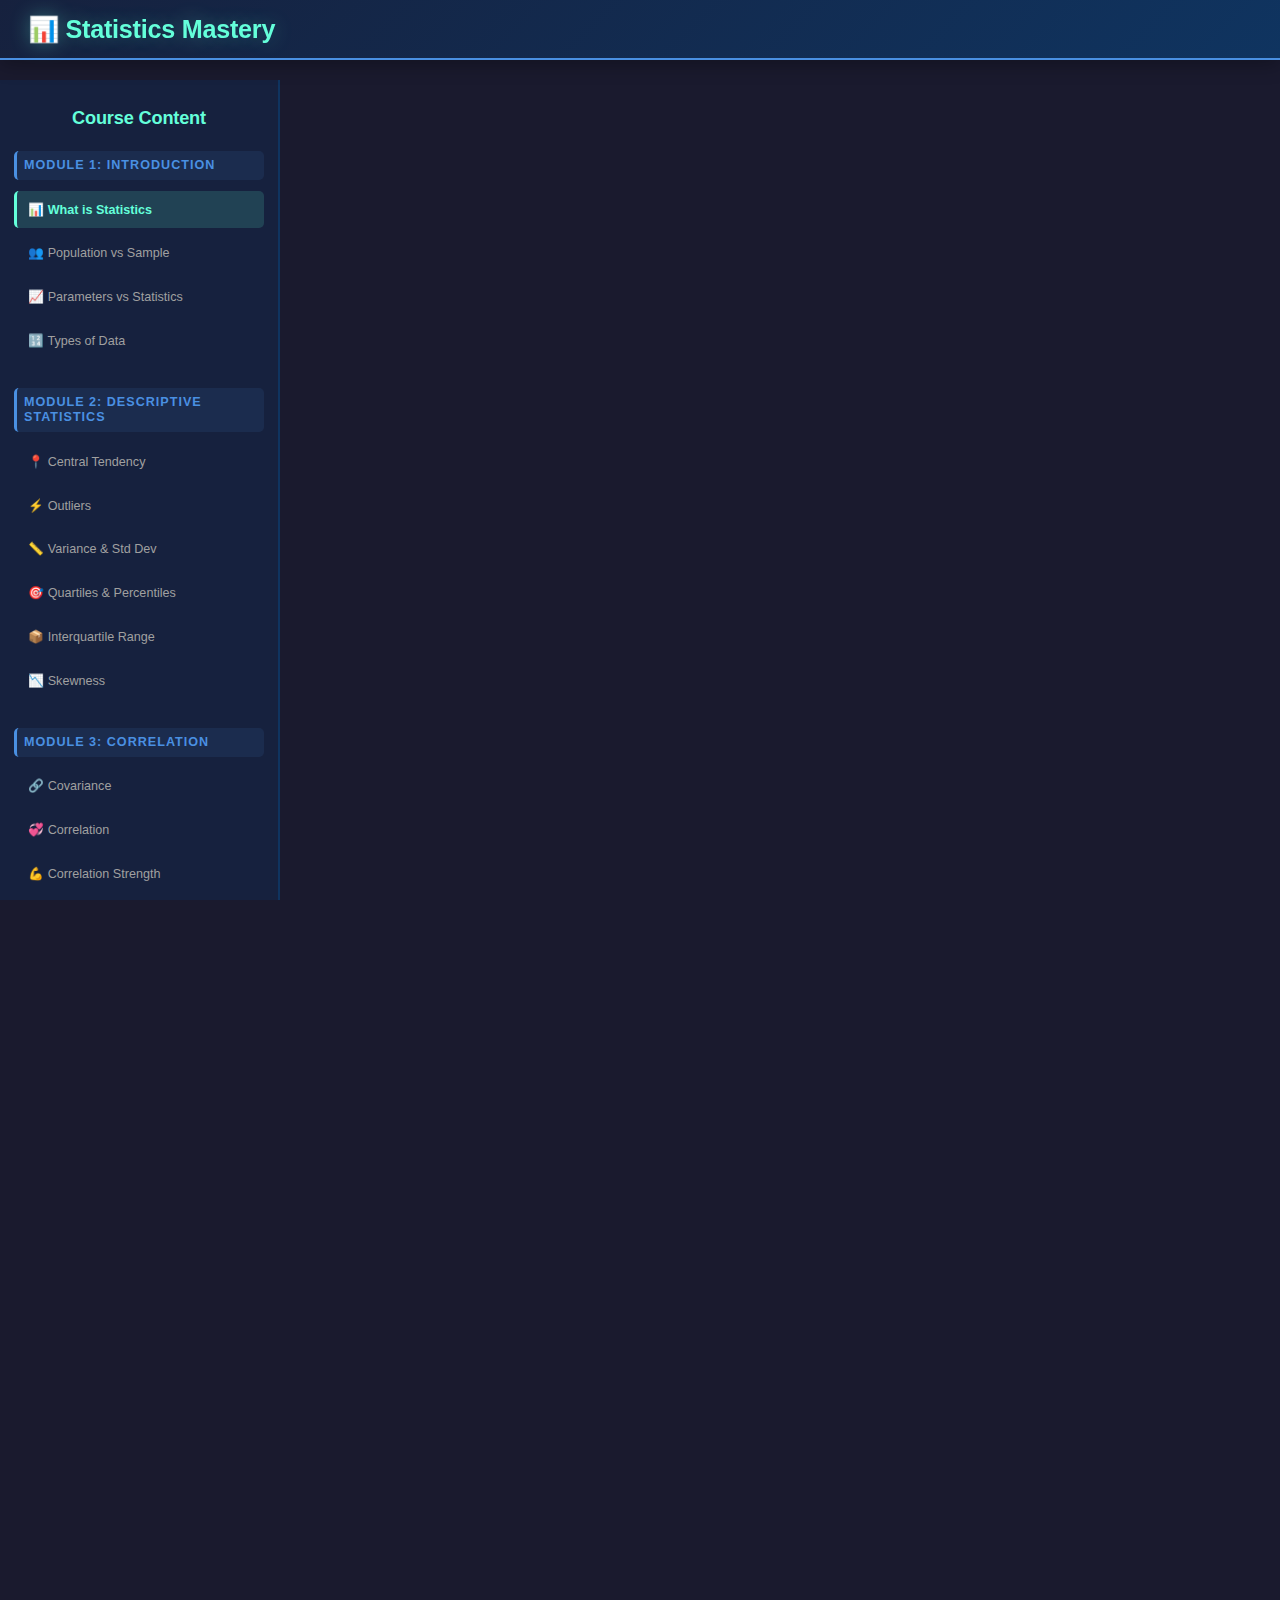
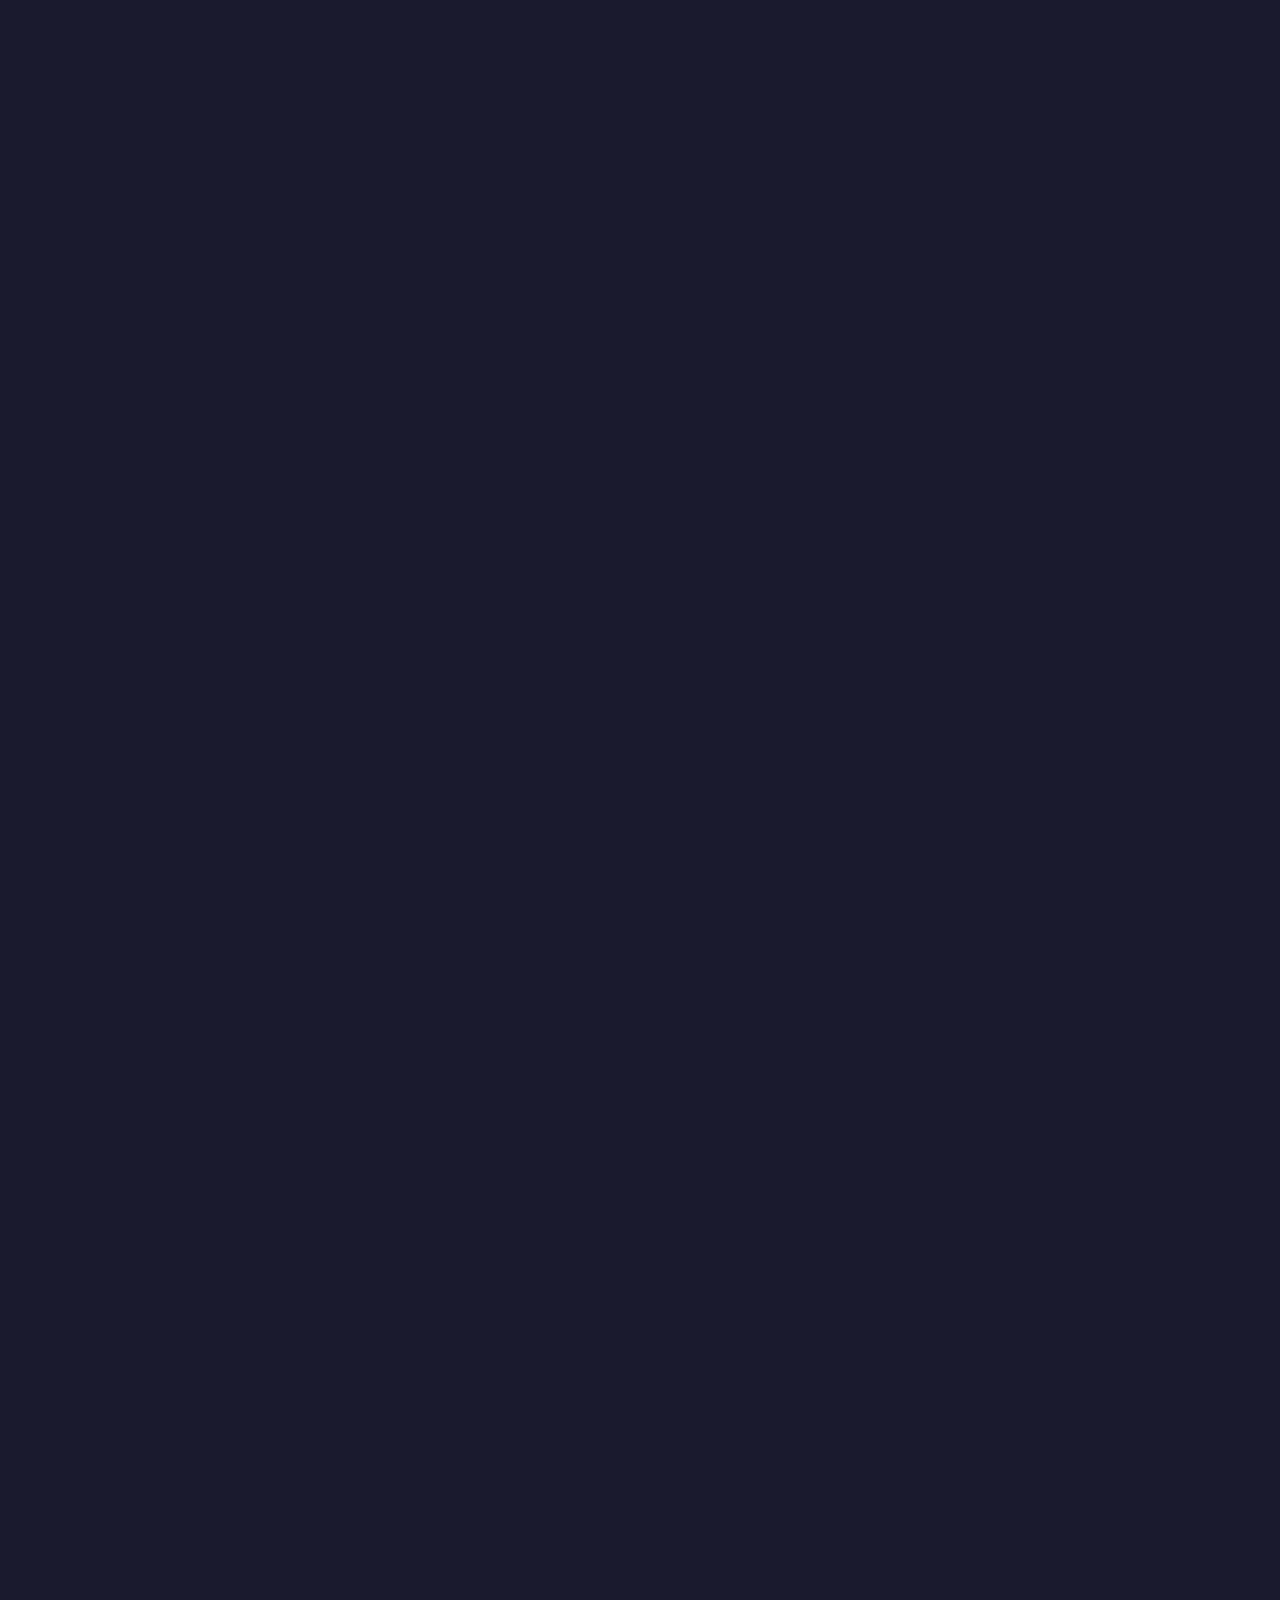
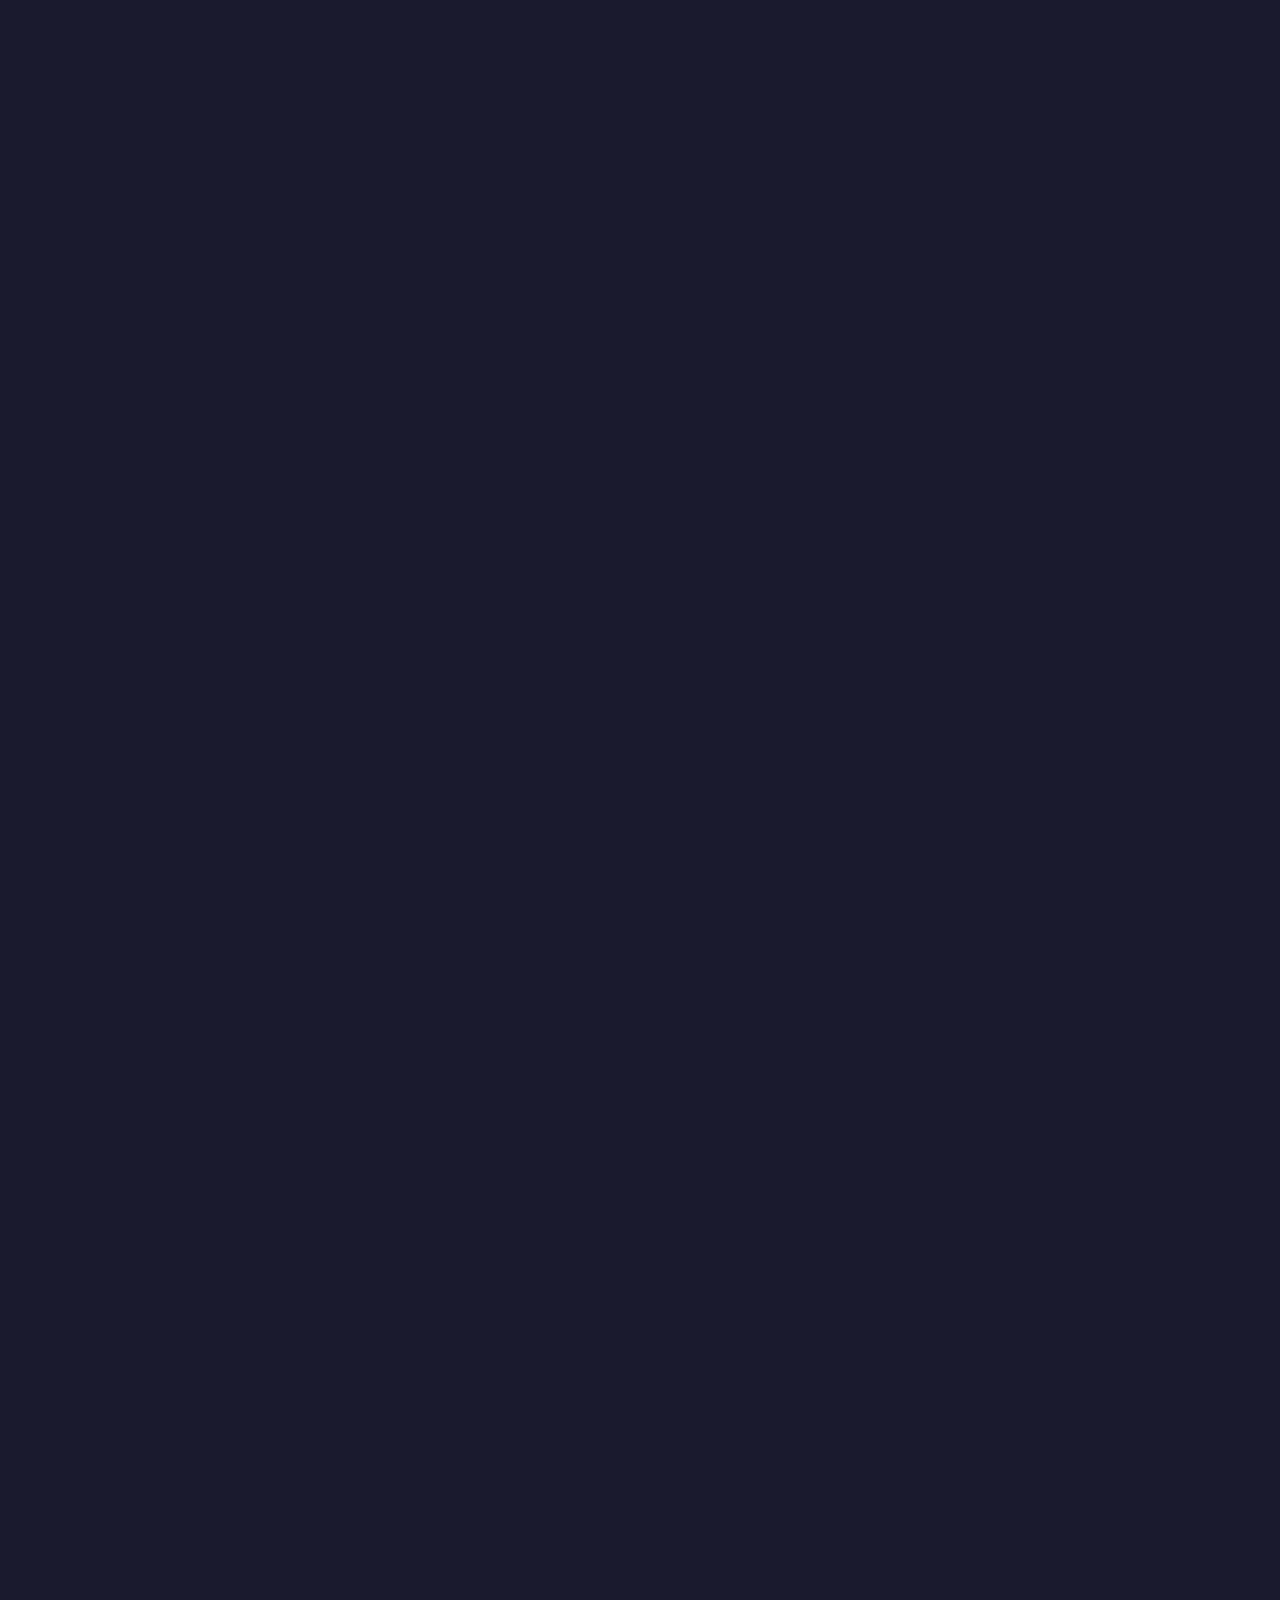
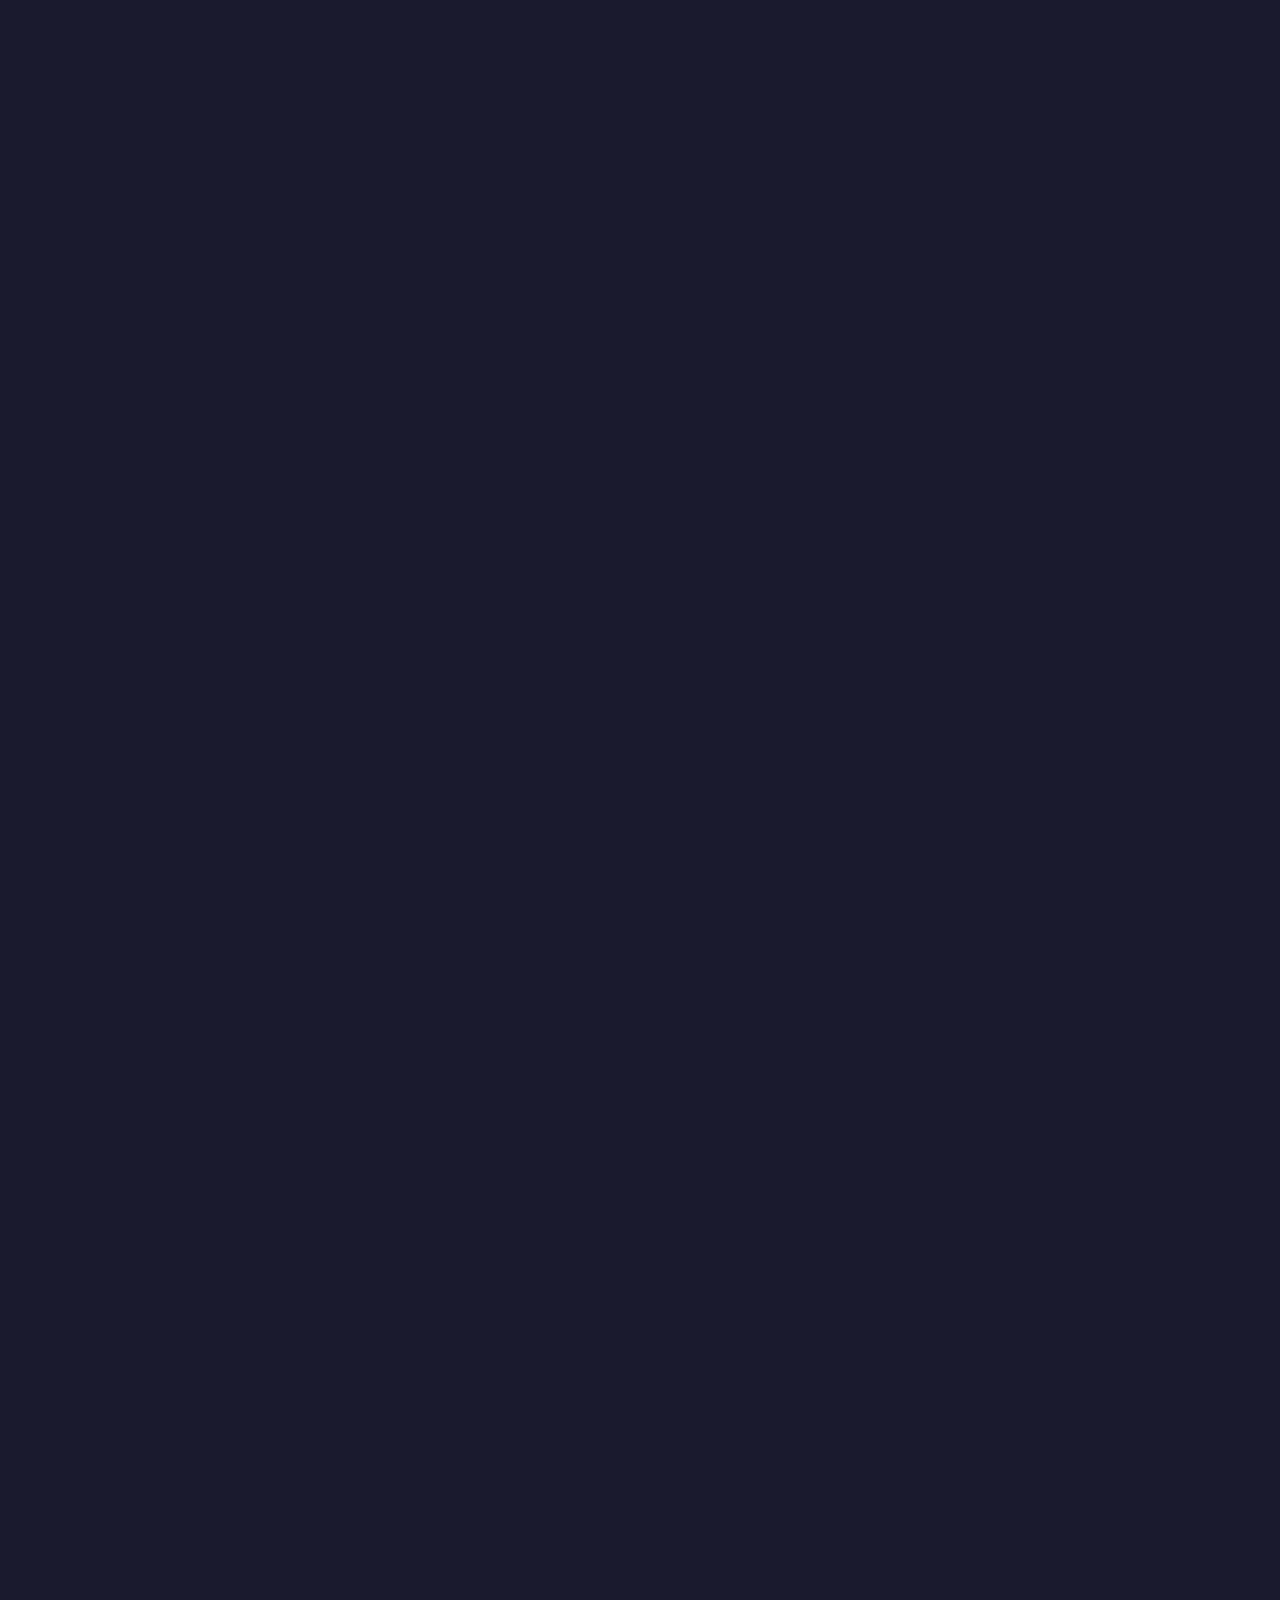
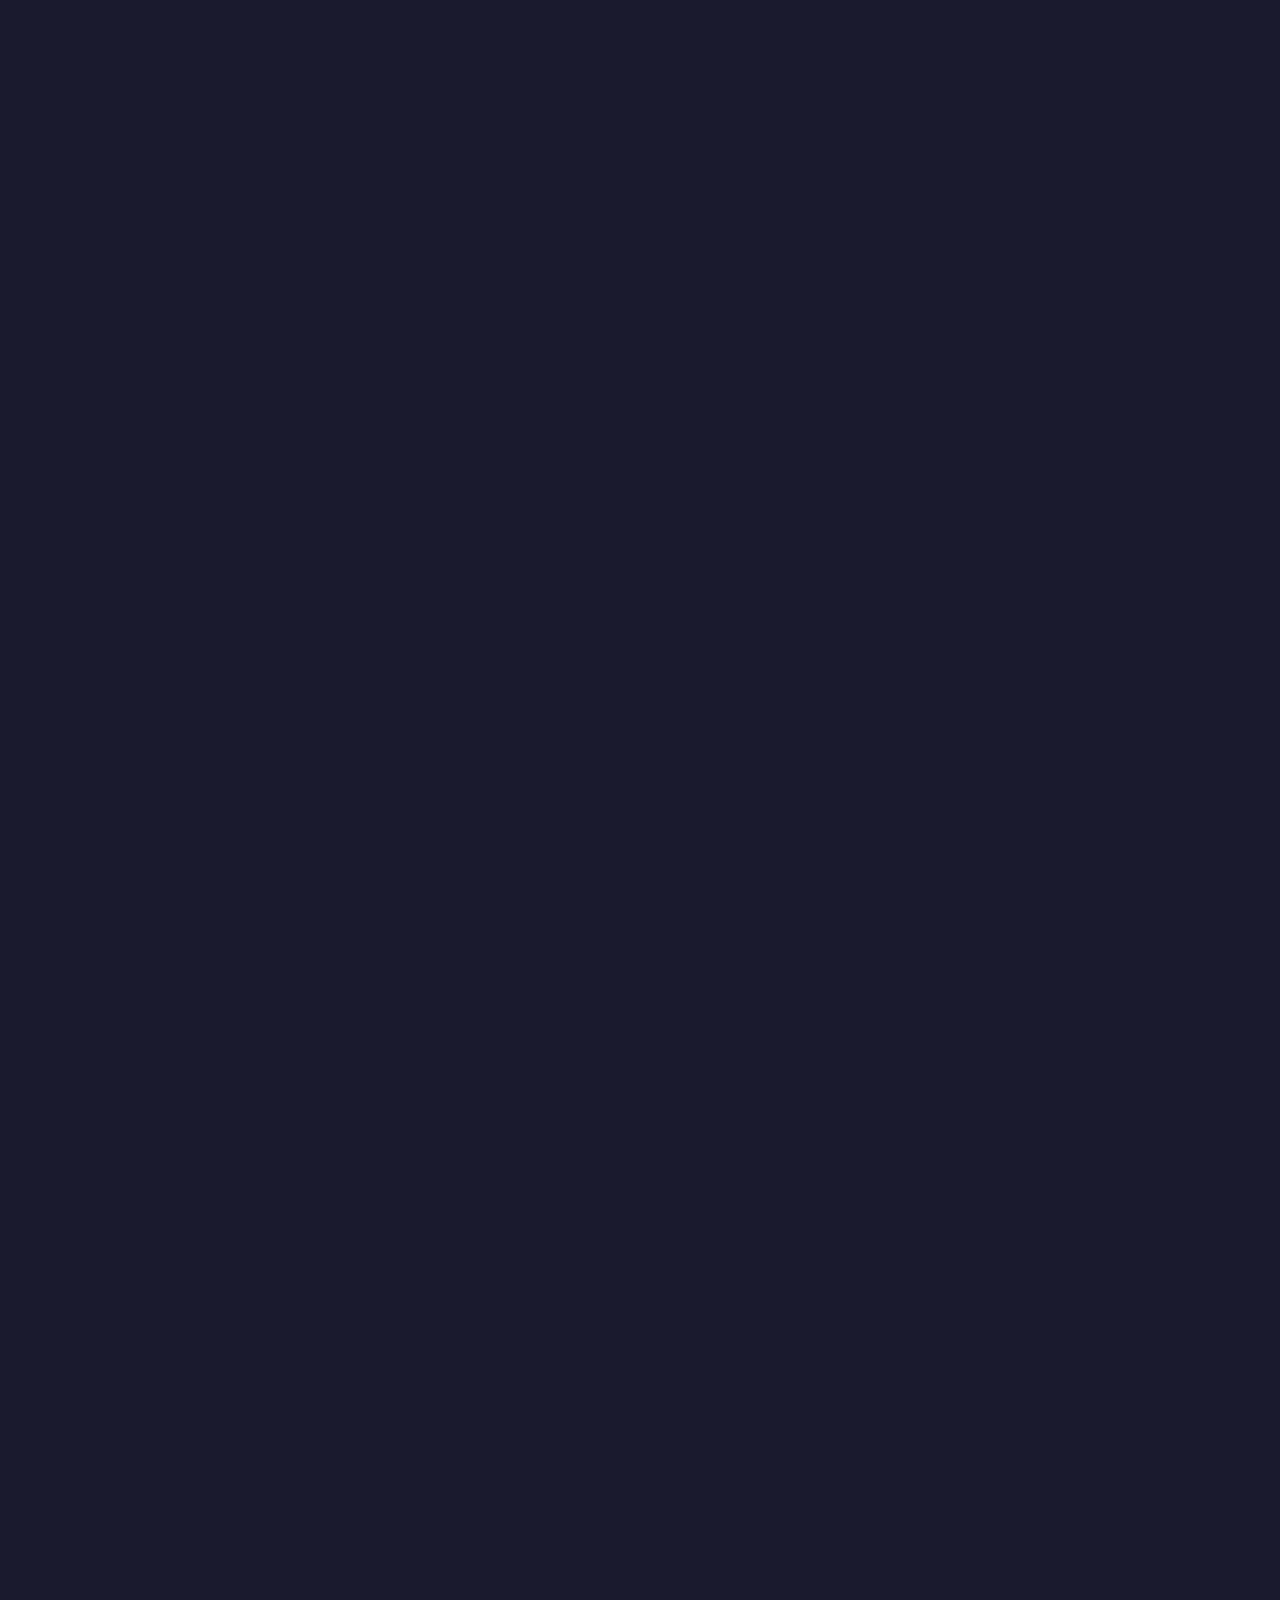
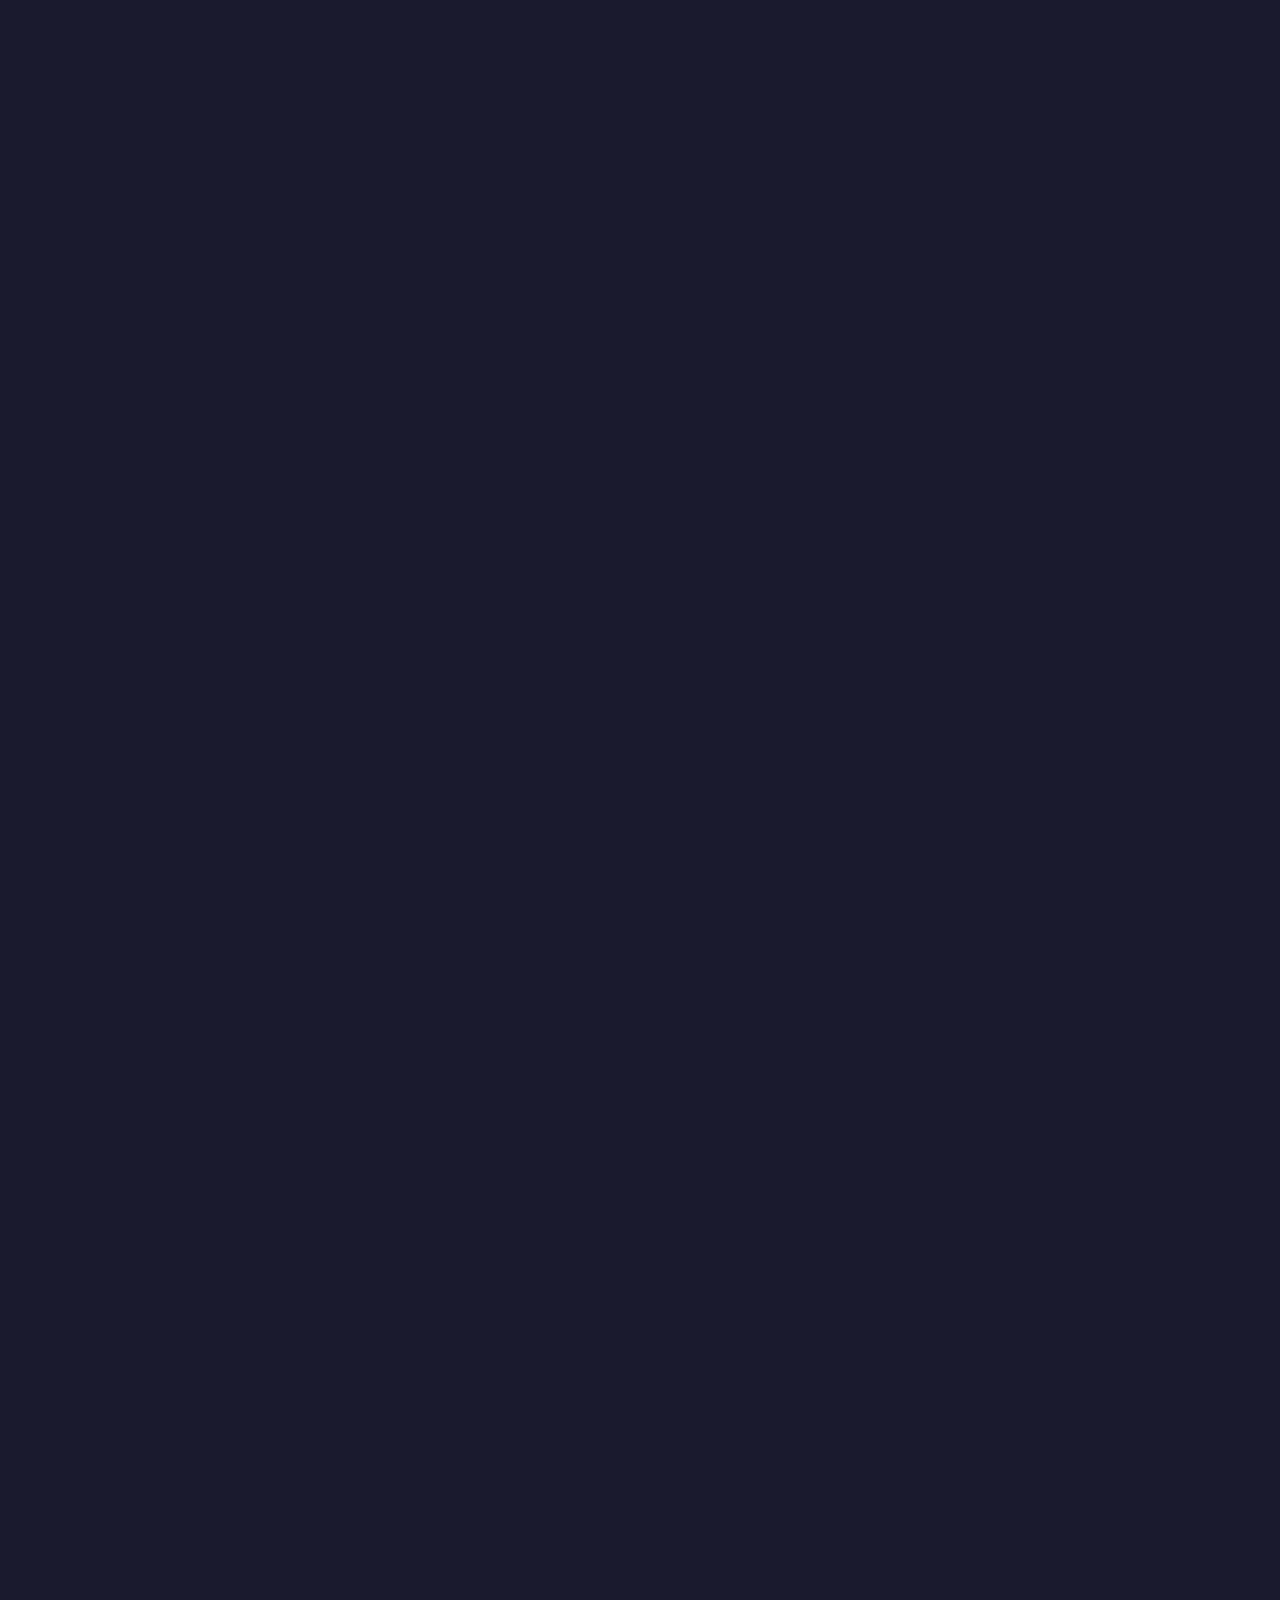
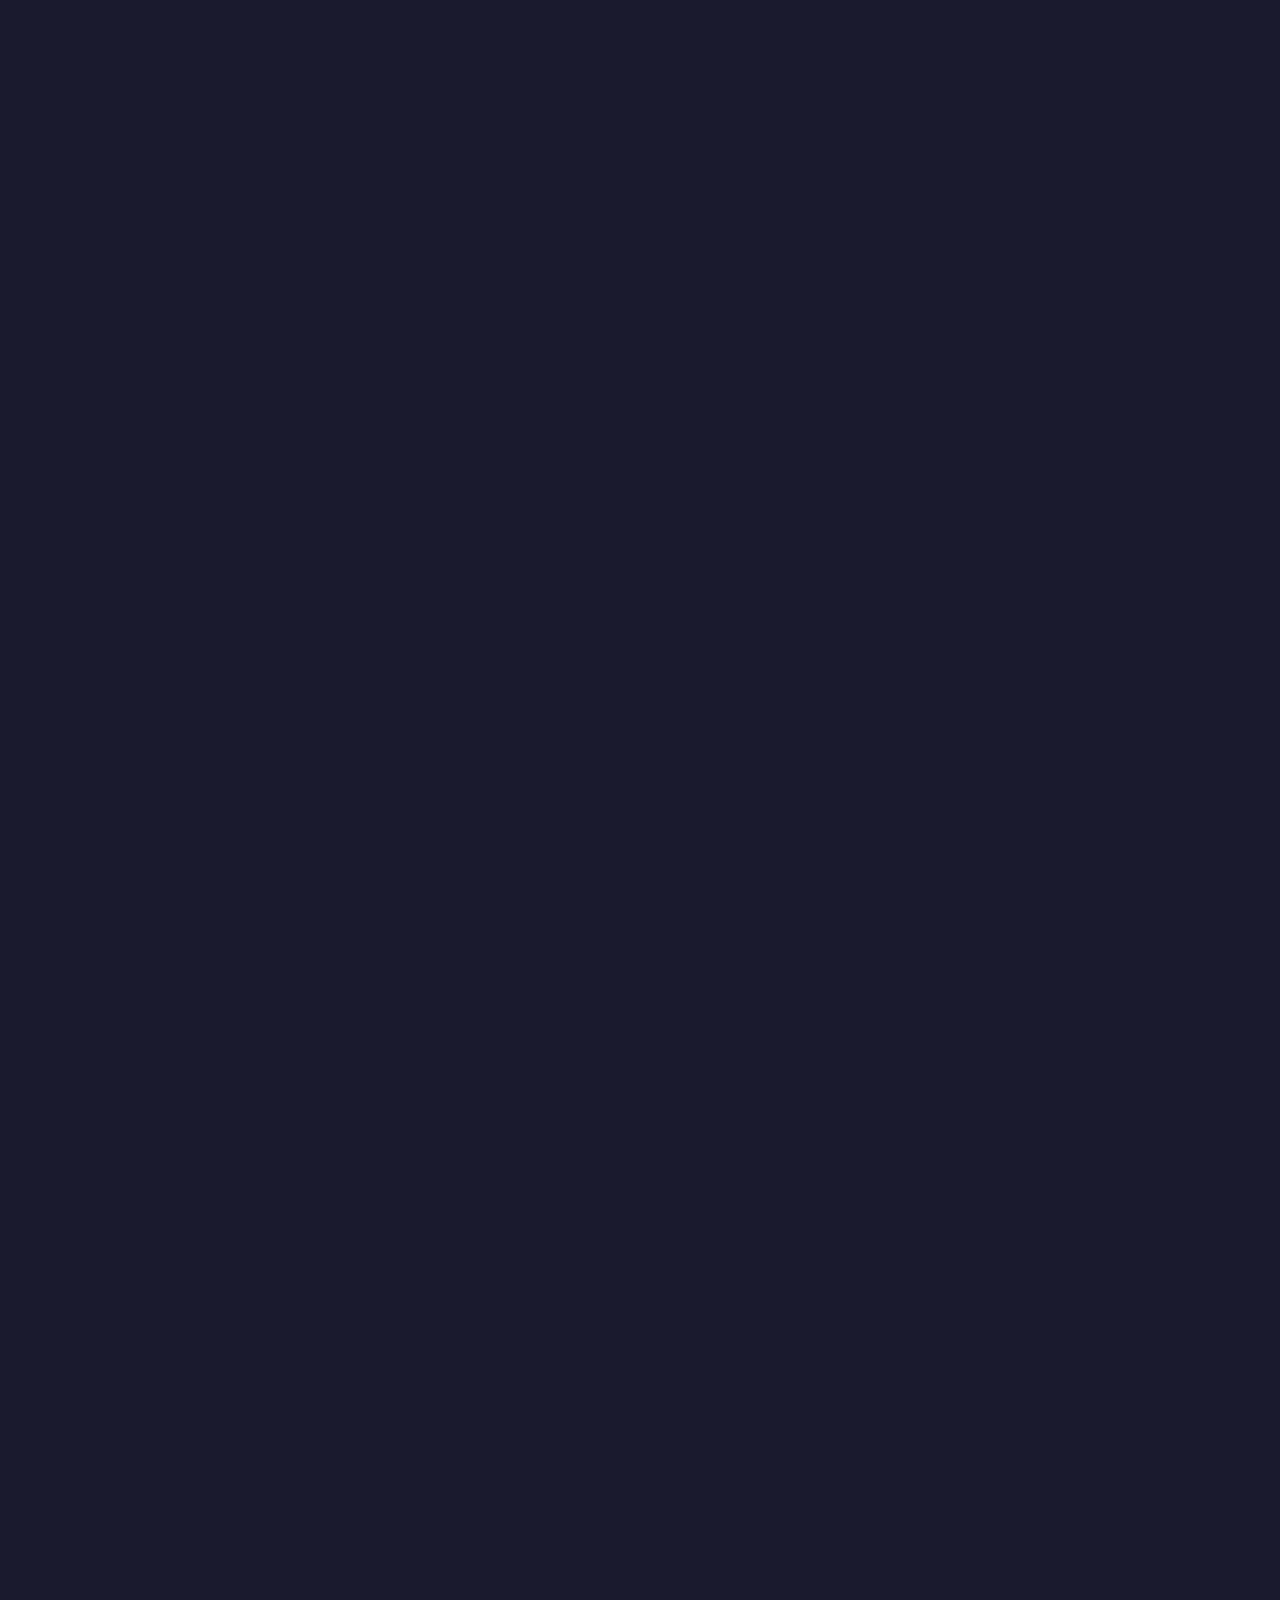
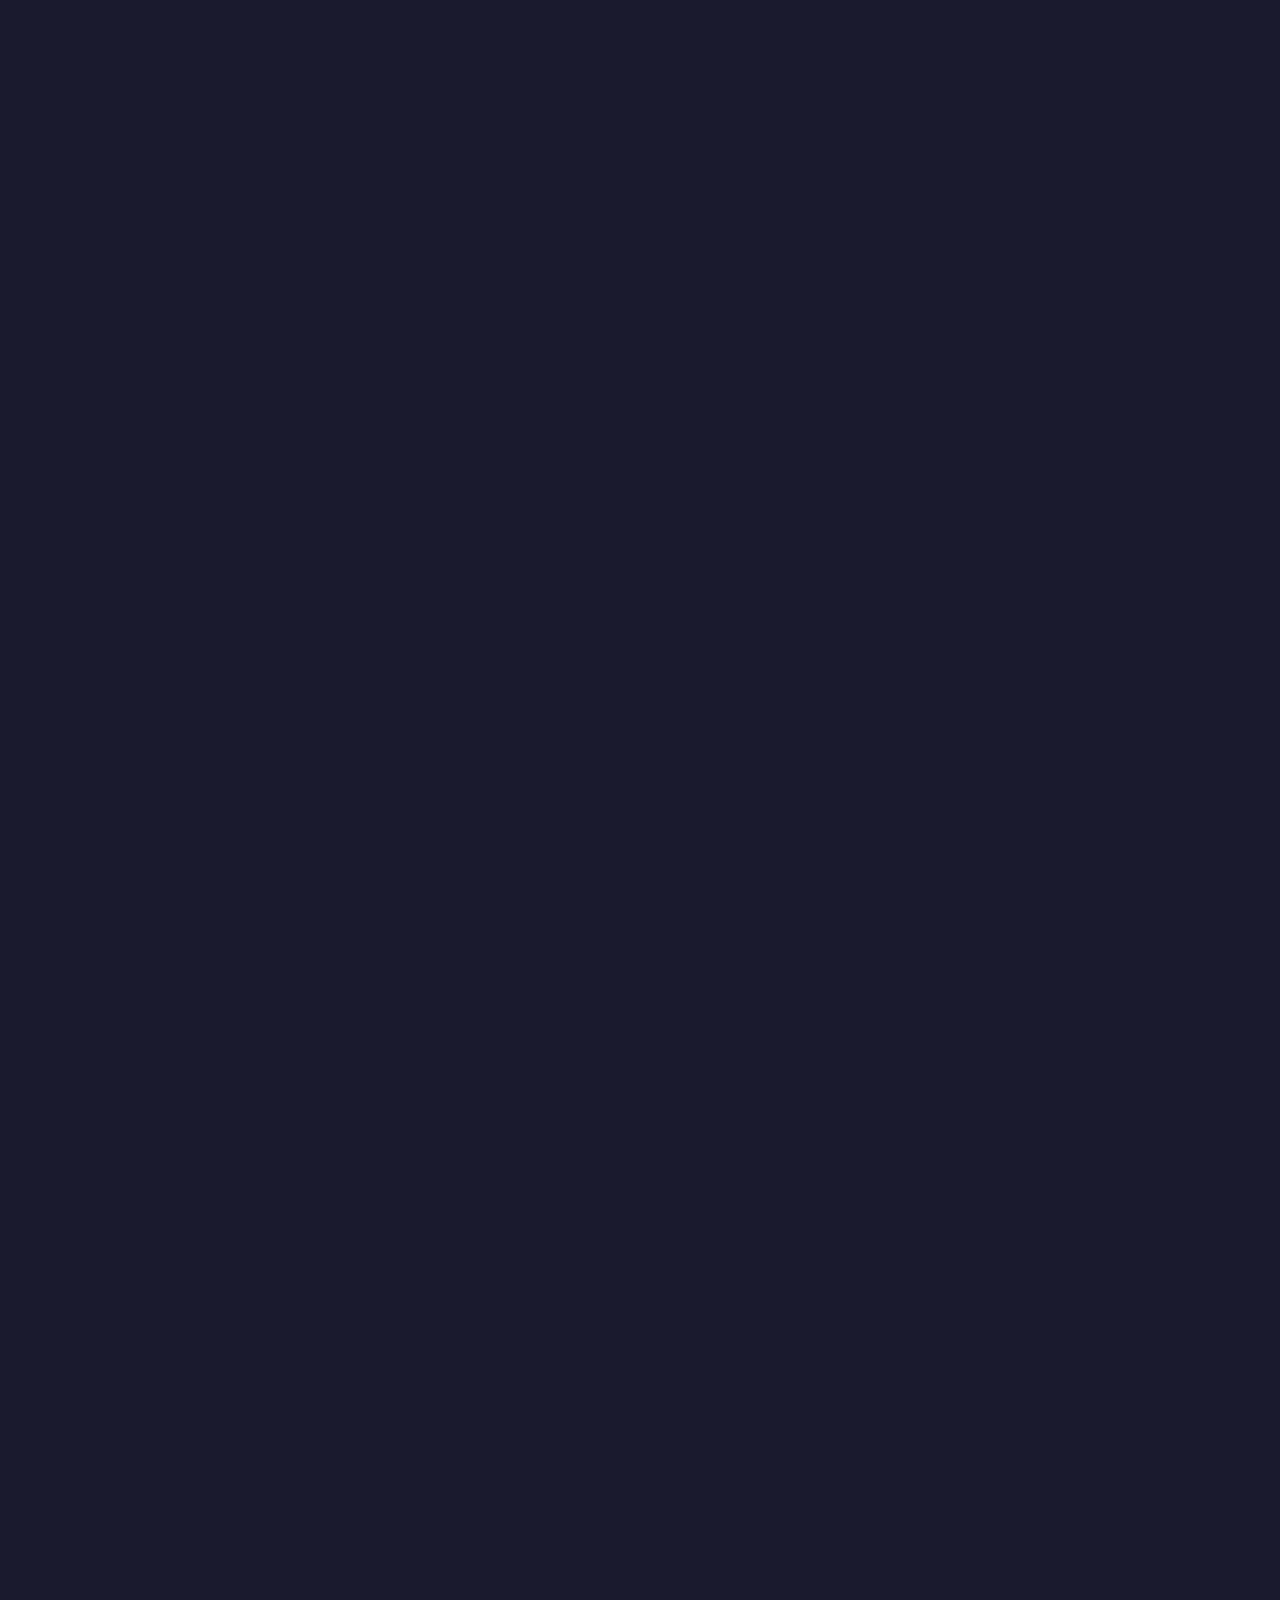
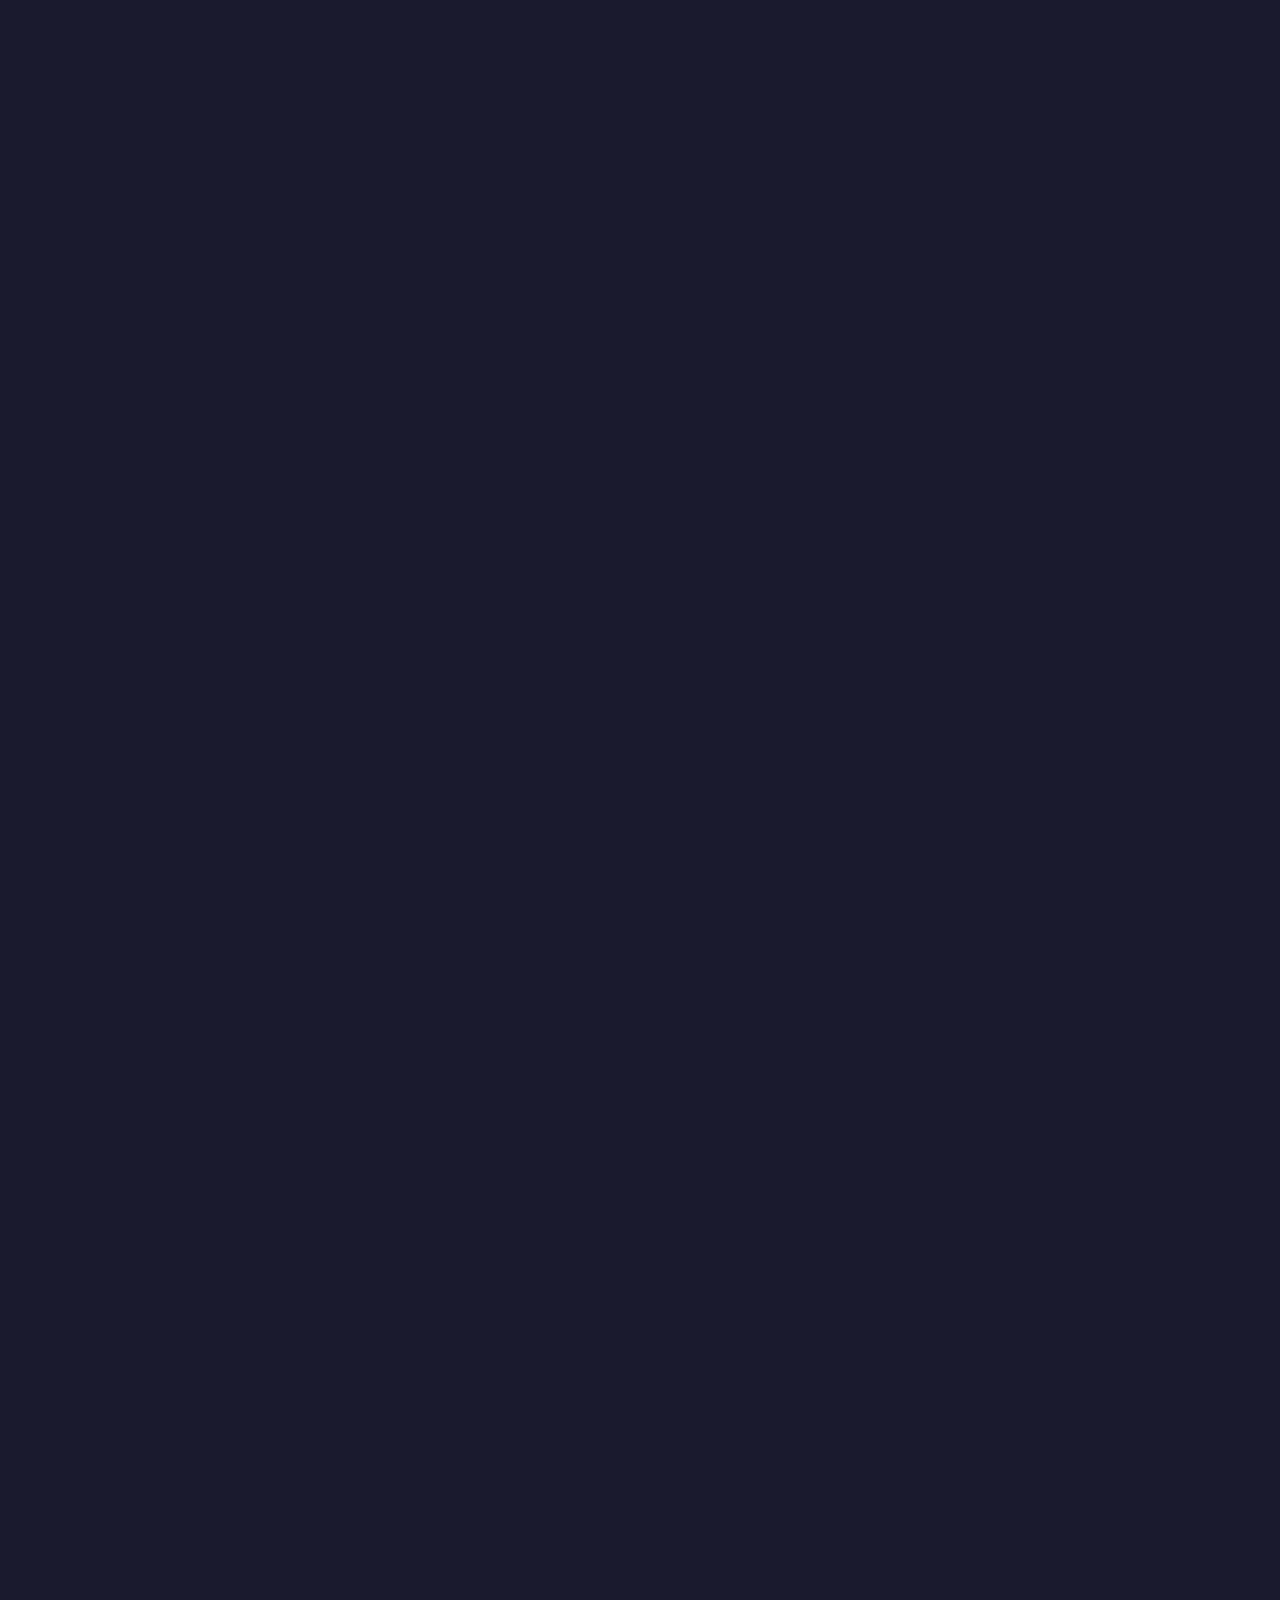
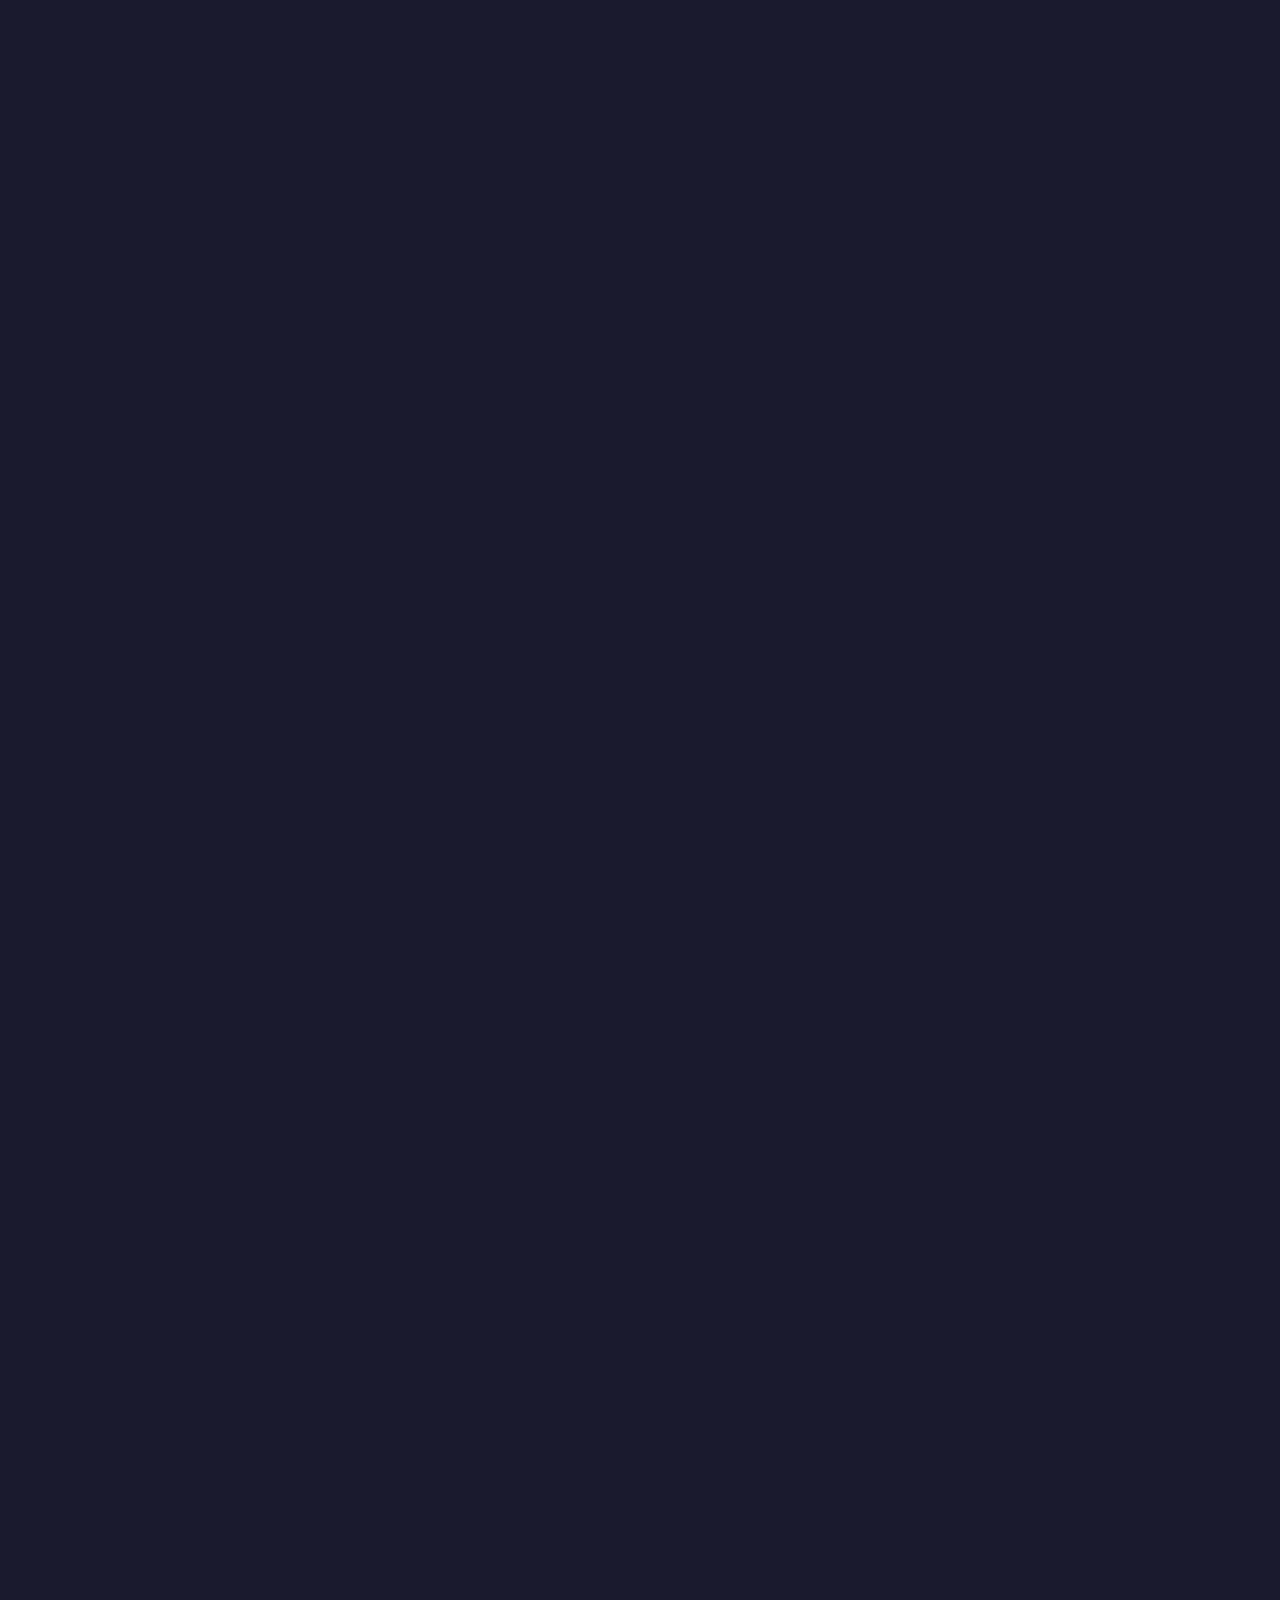
<file: complete-statistics/index.html>
<!DOCTYPE html>
<html lang="en">
<head>
    <meta charset="UTF-8">
    <meta name="viewport" content="width=device-width, initial-scale=1.0">
    <title>Complete Statistics Course - Interactive Learning Platform</title>
    <link rel="stylesheet" href="style.css">
</head>
<body>
    <!-- Top Navigation -->
    <nav class="top-nav">
        <div class="nav-container">
            <h1 class="course-title">📊 Statistics Mastery</h1>
            <button class="mobile-menu-btn" id="mobileMenuBtn">
                <span></span>
                <span></span>
                <span></span>
            </button>
        </div>
    </nav>

    <!-- Main Container -->
    <div class="main-container">
        <!-- Sidebar Navigation -->
        <aside class="sidebar" id="sidebar">
            <div class="sidebar-content">
                <h3>Course Content</h3>
                
                <div class="module">
                    <h4 class="module-title">Module 1: Introduction</h4>
                    <ul class="topic-list">
                        <li><a href="#topic-1" class="topic-link" data-topic="1">📊 What is Statistics</a></li>
                        <li><a href="#topic-2" class="topic-link" data-topic="2">👥 Population vs Sample</a></li>
                        <li><a href="#topic-3" class="topic-link" data-topic="3">📈 Parameters vs Statistics</a></li>
                        <li><a href="#topic-4" class="topic-link" data-topic="4">🔢 Types of Data</a></li>
                    </ul>
                </div>

                <div class="module">
                    <h4 class="module-title">Module 2: Descriptive Statistics</h4>
                    <ul class="topic-list">
                        <li><a href="#topic-5" class="topic-link" data-topic="5">📍 Central Tendency</a></li>
                        <li><a href="#topic-6" class="topic-link" data-topic="6">⚡ Outliers</a></li>
                        <li><a href="#topic-7" class="topic-link" data-topic="7">📏 Variance &amp; Std Dev</a></li>
                        <li><a href="#topic-8" class="topic-link" data-topic="8">🎯 Quartiles &amp; Percentiles</a></li>
                        <li><a href="#topic-9" class="topic-link" data-topic="9">📦 Interquartile Range</a></li>
                        <li><a href="#topic-10" class="topic-link" data-topic="10">📉 Skewness</a></li>
                    </ul>
                </div>

                <div class="module">
                    <h4 class="module-title">Module 3: Correlation</h4>
                    <ul class="topic-list">
                        <li><a href="#topic-11" class="topic-link" data-topic="11">🔗 Covariance</a></li>
                        <li><a href="#topic-12" class="topic-link" data-topic="12">💞 Correlation</a></li>
                        <li><a href="#topic-13" class="topic-link" data-topic="13">💪 Correlation Strength</a></li>
                    </ul>
                </div>

                <div class="module">
                    <h4 class="module-title">Module 4: Probability</h4>
                    <ul class="topic-list">
                        <li><a href="#topic-14" class="topic-link" data-topic="14">🎲 Probability Basics</a></li>
                        <li><a href="#topic-15" class="topic-link" data-topic="15">🔷 Set Theory</a></li>
                        <li><a href="#topic-16" class="topic-link" data-topic="16">🔀 Conditional Probability</a></li>
                        <li><a href="#topic-17" class="topic-link" data-topic="17">🎯 Independence</a></li>
                        <li><a href="#topic-18" class="topic-link" data-topic="18">🧮 Bayes' Theorem</a></li>
                    </ul>
                </div>

                <div class="module">
                    <h4 class="module-title">Module 5: Distributions</h4>
                    <ul class="topic-list">
                        <li><a href="#topic-19" class="topic-link" data-topic="19">📊 PMF</a></li>
                        <li><a href="#topic-20" class="topic-link" data-topic="20">📈 PDF</a></li>
                        <li><a href="#topic-21" class="topic-link" data-topic="21">📉 CDF</a></li>
                        <li><a href="#topic-22" class="topic-link" data-topic="22">🪙 Bernoulli Distribution</a></li>
                        <li><a href="#topic-23" class="topic-link" data-topic="23">🎰 Binomial Distribution</a></li>
                        <li><a href="#topic-24" class="topic-link" data-topic="24">🔔 Normal Distribution</a></li>
                    </ul>
                </div>

                <div class="module">
                    <h4 class="module-title">Module 6: Hypothesis Testing</h4>
                    <ul class="topic-list">
                        <li><a href="#topic-25" class="topic-link" data-topic="25">⚖️ Hypothesis Testing Intro</a></li>
                        <li><a href="#topic-26" class="topic-link" data-topic="26">🎯 Significance Level α</a></li>
                        <li><a href="#topic-27" class="topic-link" data-topic="27">📊 Standard Error</a></li>
                        <li><a href="#topic-28" class="topic-link" data-topic="28">📏 Z-Test</a></li>
                        <li><a href="#topic-29" class="topic-link" data-topic="29">🎚️ Z-Score &amp; Critical Values</a></li>
                        <li><a href="#topic-30" class="topic-link" data-topic="30">💯 P-Value</a></li>
                        <li><a href="#topic-31" class="topic-link" data-topic="31">↔️ One vs Two Tailed</a></li>
                        <li><a href="#topic-32" class="topic-link" data-topic="32">📐 T-Test</a></li>
                        <li><a href="#topic-33" class="topic-link" data-topic="33">🔓 Degrees of Freedom</a></li>
                        <li><a href="#topic-34" class="topic-link" data-topic="34">⚠️ Type I &amp; II Errors</a></li>
                    </ul>
                </div>

                <div class="module">
                    <h4 class="module-title">Module 7: Chi-Squared Tests</h4>
                    <ul class="topic-list">
                        <li><a href="#topic-35" class="topic-link" data-topic="35">χ² Chi-Squared Distribution</a></li>
                        <li><a href="#topic-36" class="topic-link" data-topic="36">✓ Goodness of Fit</a></li>
                        <li><a href="#topic-37" class="topic-link" data-topic="37">🔗 Test of Independence</a></li>
                        <li><a href="#topic-38" class="topic-link" data-topic="38">📏 Variance Testing</a></li>
                    </ul>
                </div>

                <div class="module">
                    <h4 class="module-title">Module 8: Confidence Intervals</h4>
                    <ul class="topic-list">
                        <li><a href="#topic-39" class="topic-link" data-topic="39">📊 Confidence Intervals</a></li>
                        <li><a href="#topic-40" class="topic-link" data-topic="40">± Margin of Error</a></li>
                        <li><a href="#topic-41" class="topic-link" data-topic="41">🔍 Interpreting CIs</a></li>
                    </ul>
                </div>
            </div>
        </aside>

        <!-- Main Content -->
        <main class="content" id="content">
            <!-- Topic 1: What is Statistics -->
            <section class="topic-section" id="topic-1">
                <div class="topic-header">
                    <span class="topic-number">Topic 1</span>
                    <h2>📊 What is Statistics &amp; Why It Matters</h2>
                    <p class="topic-subtitle">The science of collecting, organizing, analyzing, and interpreting data</p>
                </div>

                <div class="content-card">
                    <h3>Introduction</h3>
                    <p><strong>What is it?</strong> Statistics is a branch of mathematics that deals with data. It provides methods to make sense of numbers and help us make informed decisions based on evidence rather than guesswork.</p>
                    <p><strong>Why it matters:</strong> From business forecasting to medical research, sports analysis to government policy, statistics powers nearly every decision in our modern world.</p>
                    <p><strong>When to use it:</strong> Whenever you need to understand patterns, test theories, make predictions, or draw conclusions from data.</p>
                </div>

                <div class="callout-box insight">
                    <div class="callout-header">💡 REAL-WORLD EXAMPLE</div>
                    <p>Imagine Netflix deciding what shows to produce. They analyze viewing statistics: what genres people watch, when they pause, what they finish. Statistics transforms millions of data points into actionable insights like "Create more thriller series" or "Release episodes on Fridays."</p>
                </div>

                <div class="content-card">
                    <h3>Two Branches of Statistics</h3>
                    <div class="two-column">
                        <div class="column">
                            <h4 style="color: #64ffda;">Descriptive Statistics</h4>
                            <ul>
                                <li>Summarizes and describes data</li>
                                <li>Uses charts, graphs, averages</li>
                                <li>Example: "Average class score is 85"</li>
                            </ul>
                        </div>
                        <div class="column">
                            <h4 style="color: #ff6b6b;">Inferential Statistics</h4>
                            <ul>
                                <li>Makes predictions and inferences</li>
                                <li>Tests hypotheses</li>
                                <li>Example: "New teaching method improves scores"</li>
                            </ul>
                        </div>
                    </div>
                </div>

                <div class="content-card">
                    <h3>Use Cases &amp; Applications</h3>
                    <ul class="use-case-list">
                        <li><strong>Healthcare:</strong> Clinical trials testing new drugs, disease outbreak tracking</li>
                        <li><strong>Business:</strong> Customer behavior analysis, sales forecasting, A/B testing</li>
                        <li><strong>Government:</strong> Census data, economic indicators, policy impact assessment</li>
                        <li><strong>Sports:</strong> Player performance metrics, game strategy optimization</li>
                    </ul>
                </div>

                <div class="summary-card">
                    <h3>🎯 Key Takeaways</h3>
                    <ul>
                        <li>Statistics transforms raw data into meaningful insights</li>
                        <li>Two main branches: Descriptive (what happened) and Inferential (what will happen)</li>
                        <li>Essential for decision-making across all fields</li>
                        <li>Combines mathematics with real-world problem solving</li>
                    </ul>
                </div>
            </section>

            <!-- Topic 2: Population vs Sample -->
            <section class="topic-section" id="topic-2">
                <div class="topic-header">
                    <span class="topic-number">Topic 2</span>
                    <h2>👥 Population vs Sample</h2>
                    <p class="topic-subtitle">Understanding the difference between the entire group and a subset</p>
                </div>

                <div class="content-card">
                    <h3>Introduction</h3>
                    <p><strong>What is it?</strong> A <em>population</em> includes ALL members of a defined group. A <em>sample</em> is a subset selected from that population.</p>
                    <p><strong>Why it matters:</strong> It's usually impossible or impractical to study entire populations. Sampling allows us to make inferences about large groups by studying smaller representative groups.</p>
                    <p><strong>When to use it:</strong> Use populations when you can access all data; use samples when populations are too large, expensive, or time-consuming to study.</p>
                </div>

                <div class="callout-box insight">
                    <div class="callout-header">💡 REAL-WORLD ANALOGY</div>
                    <p>Think of tasting soup. You don't need to eat the entire pot (population) to know if it needs salt. A single spoonful (sample) gives you a good idea—as long as you stirred it well first!</p>
                </div>

                <div class="interactive-container">
                    <h3>Interactive Visualization</h3>
                    <canvas id="populationSampleCanvas" width="800" height="400"></canvas>
                    <div class="controls">
                        <button class="btn btn-primary" id="sampleBtn">Take Sample</button>
                        <button class="btn btn-secondary" id="resetPopBtn">Reset</button>
                        <div class="slider-group">
                            <label>Sample Size: <span id="sampleSizeLabel">30</span></label>
                            <input type="range" id="sampleSizeSlider" min="10" max="100" value="30" class="slider">
                        </div>
                    </div>
                </div>

                <div class="content-card">
                    <h3>Key Differences</h3>
                    <table class="comparison-table">
                        <thead>
                            <tr>
                                <th>Aspect</th>
                                <th>Population</th>
                                <th>Sample</th>
                            </tr>
                        </thead>
                        <tbody>
                            <tr>
                                <td>Size</td>
                                <td>Entire group (N)</td>
                                <td>Subset (n)</td>
                            </tr>
                            <tr>
                                <td>Symbol</td>
                                <td>N (uppercase)</td>
                                <td>n (lowercase)</td>
                            </tr>
                            <tr>
                                <td>Cost</td>
                                <td>High</td>
                                <td>Lower</td>
                            </tr>
                            <tr>
                                <td>Time</td>
                                <td>Long</td>
                                <td>Shorter</td>
                            </tr>
                            <tr>
                                <td>Accuracy</td>
                                <td>100% (if measured correctly)</td>
                                <td>Has sampling error</td>
                            </tr>
                        </tbody>
                    </table>
                </div>

                <div class="callout-box warning">
                    <div class="callout-header">⚠️ COMMON MISTAKE</div>
                    <p><strong>Biased Sampling:</strong> If your sample doesn't represent the population, your conclusions will be wrong. Example: Surveying only morning shoppers at a store will miss evening customer patterns.</p>
                </div>

                <div class="callout-box tip">
                    <div class="callout-header">✅ PRO TIP</div>
                    <p>For a sample to be representative, use <strong>random sampling</strong>. Every member of the population should have an equal chance of being selected.</p>
                </div>

                <div class="summary-card">
                    <h3>🎯 Key Takeaways</h3>
                    <ul>
                        <li><strong>Population (N):</strong> All members of a defined group</li>
                        <li><strong>Sample (n):</strong> A subset selected from the population</li>
                        <li>Good samples are <em>random</em> and <em>representative</em></li>
                        <li>Larger samples generally provide better estimates</li>
                    </ul>
                </div>
            </section>

            <!-- Topic 3: Parameters vs Statistics -->
            <section class="topic-section" id="topic-3">
                <div class="topic-header">
                    <span class="topic-number">Topic 3</span>
                    <h2>📈 Parameters vs Statistics</h2>
                    <p class="topic-subtitle">Population measures vs sample measures</p>
                </div>

                <div class="content-card">
                    <h3>Introduction</h3>
                    <p><strong>What is it?</strong> A <em>parameter</em> is a numerical characteristic of a <em>population</em>. A <em>statistic</em> is a numerical characteristic of a <em>sample</em>.</p>
                    <p><strong>Why it matters:</strong> We usually can't measure parameters directly (populations are too large), so we estimate them using statistics from samples.</p>
                    <p><strong>When to use it:</strong> Parameters are what we want to know; statistics are what we can calculate.</p>
                </div>

                <div class="callout-box insight">
                    <div class="callout-header">💡 REAL-WORLD EXAMPLE</div>
                    <p>You want to know the average height of all students in your country (parameter). You can't measure everyone, so you measure 1,000 students (sample) and calculate their average height (statistic) to estimate the population parameter.</p>
                </div>

                <div class="content-card">
                    <h3>Common Parameters and Statistics</h3>
                    <table class="comparison-table">
                        <thead>
                            <tr>
                                <th>Measure</th>
                                <th>Parameter (Population)</th>
                                <th>Statistic (Sample)</th>
                            </tr>
                        </thead>
                        <tbody>
                            <tr>
                                <td>Mean (Average)</td>
                                <td>μ (mu)</td>
                                <td>x̄ (x-bar)</td>
                            </tr>
                            <tr>
                                <td>Standard Deviation</td>
                                <td>σ (sigma)</td>
                                <td>s</td>
                            </tr>
                            <tr>
                                <td>Variance</td>
                                <td>σ²</td>
                                <td>s²</td>
                            </tr>
                            <tr>
                                <td>Proportion</td>
                                <td>p</td>
                                <td>p̂ (p-hat)</td>
                            </tr>
                            <tr>
                                <td>Size</td>
                                <td>N</td>
                                <td>n</td>
                            </tr>
                        </tbody>
                    </table>
                </div>

                <div class="content-card">
                    <h3>The Relationship</h3>
                    <div class="formula-card">
                        <div class="formula-header">Key Concept</div>
                        <p style="text-align: center; font-size: 1.2em; margin: 20px 0;">
                            <span style="color: #ff6b6b;">Statistic</span> → Estimates → <span style="color: #64ffda;">Parameter</span>
                        </p>
                        <p>We use <strong>statistics</strong> (calculated from samples) to <strong>estimate parameters</strong> (unknown population values).</p>
                    </div>
                </div>

                <div class="callout-box example">
                    <div class="callout-header">📊 EXAMPLE</div>
                    <div>
                        <p><strong>Scenario:</strong> A factory wants to know the average weight of cereal boxes.</p>
                        <ul>
                            <li><strong>Population:</strong> All cereal boxes produced (millions)</li>
                            <li><strong>Parameter:</strong> μ = true average weight of ALL boxes (unknown)</li>
                            <li><strong>Sample:</strong> 100 randomly selected boxes</li>
                            <li><strong>Statistic:</strong> x̄ = 510 grams (calculated from the 100 boxes)</li>
                            <li><strong>Inference:</strong> We estimate μ ≈ 510 grams</li>
                        </ul>
                    </div>
                </div>

                <div class="callout-box warning">
                    <div class="callout-header">⚠️ COMMON MISTAKE</div>
                    <p>Confusing symbols! Greek letters (μ, σ, ρ) refer to <strong>parameters</strong> (population). Roman letters (x̄, s, r) refer to <strong>statistics</strong> (sample).</p>
                </div>

                <div class="summary-card">
                    <h3>🎯 Key Takeaways</h3>
                    <ul>
                        <li><strong>Parameter:</strong> Describes a population (usually unknown)</li>
                        <li><strong>Statistic:</strong> Describes a sample (calculated from data)</li>
                        <li>Greek letters = population, Roman letters = sample</li>
                        <li>Statistics are used to estimate parameters</li>
                    </ul>
                </div>
            </section>

            <!-- Topic 4: Types of Data -->
            <section class="topic-section" id="topic-4">
                <div class="topic-header">
                    <span class="topic-number">Topic 4</span>
                    <h2>🔢 Types of Data</h2>
                    <p class="topic-subtitle">Categorical, Numerical, Discrete, Continuous, Ordinal, Nominal</p>
                </div>

                <div class="content-card">
                    <h3>Introduction</h3>
                    <p><strong>What is it?</strong> Data comes in different types, and understanding these types determines which statistical methods you can use.</p>
                    <p><strong>Why it matters:</strong> Using the wrong analysis method for your data type leads to incorrect conclusions. You can't calculate an average of colors!</p>
                    <p><strong>When to use it:</strong> Before any analysis, identify your data type to choose appropriate statistical techniques.</p>
                </div>

                <div class="content-card">
                    <h3>Data Type Hierarchy</h3>
                    <div class="data-tree">
                        <div class="tree-level-1">
                            <div class="tree-node main">DATA</div>
                        </div>
                        <div class="tree-level-2">
                            <div class="tree-node categorical">CATEGORICAL</div>
                            <div class="tree-node numerical">NUMERICAL</div>
                        </div>
                        <div class="tree-level-3">
                            <div class="tree-node">Nominal</div>
                            <div class="tree-node">Ordinal</div>
                            <div class="tree-node">Discrete</div>
                            <div class="tree-node">Continuous</div>
                        </div>
                    </div>
                </div>

                <div class="content-card">
                    <h3>Categorical Data</h3>
                    <p>Represents categories or groups (qualitative)</p>
                    
                    <div class="two-column">
                        <div class="column">
                            <h4 style="color: #64ffda;">Nominal</h4>
                            <p>Categories with NO order</p>
                            <ul>
                                <li>Colors: Red, Blue, Green</li>
                                <li>Gender: Male, Female, Non-binary</li>
                                <li>Country: USA, India, Japan</li>
                                <li>Blood Type: A, B, AB, O</li>
                            </ul>
                        </div>
                        <div class="column">
                            <h4 style="color: #ff6b6b;">Ordinal</h4>
                            <p>Categories WITH meaningful order</p>
                            <ul>
                                <li>Education: High School &lt; Bachelor's &lt; Master's</li>
                                <li>Satisfaction: Poor &lt; Fair &lt; Good &lt; Excellent</li>
                                <li>Medal: Bronze &lt; Silver &lt; Gold</li>
                                <li>Size: Small &lt; Medium &lt; Large</li>
                            </ul>
                        </div>
                    </div>
                </div>

                <div class="content-card">
                    <h3>Numerical Data</h3>
                    <p>Represents quantities (quantitative)</p>
                    
                    <div class="two-column">
                        <div class="column">
                            <h4 style="color: #64ffda;">Discrete</h4>
                            <p>Countable, specific values only</p>
                            <ul>
                                <li>Number of students: 25, 30, 42</li>
                                <li>Number of cars: 0, 1, 2, 3...</li>
                                <li>Dice roll: 1, 2, 3, 4, 5, 6</li>
                                <li>Number of children: 0, 1, 2, 3...</li>
                            </ul>
                            <p><em>Can't have 2.5 students!</em></p>
                        </div>
                        <div class="column">
                            <h4 style="color: #ff6b6b;">Continuous</h4>
                            <p>Can take any value in a range</p>
                            <ul>
                                <li>Height: 165.3 cm, 180.7 cm</li>
                                <li>Weight: 68.5 kg, 72.3 kg</li>
                                <li>Temperature: 23.4°C, 24.7°C</li>
                                <li>Time: 3.25 seconds</li>
                            </ul>
                            <p><em>Infinite precision possible</em></p>
                        </div>
                    </div>
                </div>

                <div class="callout-box insight">
                    <div class="callout-header">💡 QUICK TEST</div>
                    <p><strong>Ask yourself:</strong></p>
                    <ol>
                        <li><strong>Is it a label/category?</strong> → Categorical</li>
                        <li><strong>Is it a number?</strong> → Numerical</li>
                        <li><strong>Can you count it?</strong> → Discrete</li>
                        <li><strong>Can you measure it?</strong> → Continuous</li>
                        <li><strong>Does order matter?</strong> → Ordinal (else Nominal)</li>
                    </ol>
                </div>

                <div class="callout-box example">
                    <div class="callout-header">📊 EXAMPLES</div>
                    <table class="data-examples-table">
                        <thead>
                            <tr>
                                <th>Data</th>
                                <th>Type</th>
                                <th>Reason</th>
                            </tr>
                        </thead>
                        <tbody>
                            <tr>
                                <td>Zip codes</td>
                                <td>Categorical (Nominal)</td>
                                <td>Numbers used as labels, not quantities</td>
                            </tr>
                            <tr>
                                <td>Test scores (A, B, C, D, F)</td>
                                <td>Categorical (Ordinal)</td>
                                <td>Categories with clear order</td>
                            </tr>
                            <tr>
                                <td>Number of pages in books</td>
                                <td>Numerical (Discrete)</td>
                                <td>Countable whole numbers</td>
                            </tr>
                            <tr>
                                <td>Reaction time in milliseconds</td>
                                <td>Numerical (Continuous)</td>
                                <td>Can be measured to any precision</td>
                            </tr>
                        </tbody>
                    </table>
                </div>

                <div class="callout-box warning">
                    <div class="callout-header">⚠️ COMMON MISTAKE</div>
                    <p>Just because something is written as a number doesn't make it numerical! Phone numbers, jersey numbers, and zip codes are <strong>categorical</strong> because they identify categories, not quantities.</p>
                </div>

                <div class="summary-card">
                    <h3>🎯 Key Takeaways</h3>
                    <ul>
                        <li><strong>Categorical:</strong> Labels/categories (Nominal: no order, Ordinal: has order)</li>
                        <li><strong>Numerical:</strong> Quantities (Discrete: countable, Continuous: measurable)</li>
                        <li>Data type determines which statistical methods to use</li>
                        <li>Always identify data type before analysis</li>
                    </ul>
                </div>
            </section>

            <!-- Topic 5: Measures of Central Tendency -->
            <section class="topic-section" id="topic-5">
                <div class="topic-header">
                    <span class="topic-number">Topic 5</span>
                    <h2>📍 Measures of Central Tendency</h2>
                    <p class="topic-subtitle">Mean, Median, Mode - Finding the center of data</p>
                </div>

                <div class="content-card">
                    <h3>Introduction</h3>
                    <p><strong>What is it?</strong> Measures of central tendency are single values that represent the "center" or "typical" value in a dataset.</p>
                    <p><strong>Why it matters:</strong> Instead of looking at hundreds of numbers, one central value summarizes the data. "Average salary" tells you more than listing every employee's salary.</p>
                    <p><strong>When to use it:</strong> When you need to summarize data with a single representative value.</p>
                </div>

                <div class="callout-box insight">
                    <div class="callout-header">💡 REAL-WORLD ANALOGY</div>
                    <p>Imagine finding the "center" of a group of people standing on a field. Mean is like finding the balance point where they'd balance on a seesaw. Median is literally the middle person. Mode is where the most people are clustered together.</p>
                </div>

                <div class="content-card">
                    <h3>Mathematical Foundations</h3>
                    
                    <div class="formula-card">
                        <div class="formula-header">Mean (Average)</div>
                        <div class="formula-main">
                            <span class="formula-symbol">μ</span> = 
                            <span class="formula-fraction">
                                <span class="formula-numerator">Σx</span>
                                <span class="formula-line"></span>
                                <span class="formula-denominator">n</span>
                            </span>
                        </div>
                        <p><strong>Where:</strong></p>
                        <ul>
                            <li><span class="formula-var">μ</span> (mu) = population mean or <span class="formula-var">x̄</span> (x-bar) = sample mean</li>
                            <li><span class="formula-var">Σx</span> = sum of all values</li>
                            <li><span class="formula-var">n</span> = number of values</li>
                        </ul>
                        <div class="formula-steps">
                            <p><strong>Steps:</strong></p>
                            <ol>
                                <li>Add all values together</li>
                                <li>Divide by the count of values</li>
                            </ol>
                        </div>
                    </div>

                    <div class="formula-card">
                        <div class="formula-header">Median (Middle Value)</div>
                        <div class="formula-main">
                            <p>If <strong>odd</strong> number of values: Middle value</p>
                            <p>If <strong>even</strong> number of values: Average of two middle values</p>
                        </div>
                        <div class="formula-steps">
                            <p><strong>Steps:</strong></p>
                            <ol>
                                <li>Sort values in ascending order</li>
                                <li>Find the middle position: (n + 1) / 2</li>
                                <li>If between two values, average them</li>
                            </ol>
                        </div>
                    </div>

                    <div class="formula-card">
                        <div class="formula-header">Mode (Most Frequent)</div>
                        <div class="formula-main">
                            <p>The value(s) that appear most frequently</p>
                        </div>
                        <div class="formula-steps">
                            <p><strong>Types:</strong></p>
                            <ul>
                                <li><strong>Unimodal:</strong> One mode</li>
                                <li><strong>Bimodal:</strong> Two modes</li>
                                <li><strong>Multimodal:</strong> More than two modes</li>
                                <li><strong>No mode:</strong> All values appear equally</li>
                            </ul>
                        </div>
                    </div>
                </div>

                <div class="interactive-container">
                    <h3>Interactive Calculator</h3>
                    <canvas id="centralTendencyCanvas" width="800" height="300"></canvas>
                    <div class="controls">
                        <div class="input-group">
                            <label>Enter values (comma-separated):</label>
                            <input type="text" id="centralTendencyInput" value="10, 20, 30, 40, 50" class="form-control">
                            <button class="btn btn-primary" id="calculateCentralBtn">Calculate</button>
                            <button class="btn btn-secondary" id="randomDataBtn">Random Data</button>
                        </div>
                        <div class="results" id="centralTendencyResults">
                            <div class="result-item"><span class="result-label">Mean:</span> <span id="meanResult">30</span></div>
                            <div class="result-item"><span class="result-label">Median:</span> <span id="medianResult">30</span></div>
                            <div class="result-item"><span class="result-label">Mode:</span> <span id="modeResult">None</span></div>
                        </div>
                    </div>
                </div>

                <div class="callout-box example">
                    <div class="callout-header">📊 WORKED EXAMPLE</div>
                    <p><strong>Dataset:</strong> Test scores: 65, 70, 75, 80, 85, 90, 95</p>
                    <div class="example-solution">
                        <p><strong>Mean:</strong></p>
                        <p>Sum = 65 + 70 + 75 + 80 + 85 + 90 + 95 = 560</p>
                        <p>Mean = 560 / 7 = <strong>80</strong></p>
                        
                        <p><strong>Median:</strong></p>
                        <p>Already sorted. Middle position = (7 + 1) / 2 = 4th value</p>
                        <p>Median = <strong>80</strong></p>
                        
                        <p><strong>Mode:</strong></p>
                        <p>All values appear once. <strong>No mode</strong></p>
                    </div>
                </div>

                <div class="content-card">
                    <h3>When to Use Which?</h3>
                    <div class="comparison-grid">
                        <div class="comparison-item">
                            <h4 style="color: #64ffda;">Use Mean</h4>
                            <ul>
                                <li>Data is symmetrical</li>
                                <li>No extreme outliers</li>
                                <li>Numerical data</li>
                                <li>Need to use all data points</li>
                            </ul>
                        </div>
                        <div class="comparison-item">
                            <h4 style="color: #ff6b6b;">Use Median</h4>
                            <ul>
                                <li>Data has outliers</li>
                                <li>Data is skewed</li>
                                <li>Ordinal data</li>
                                <li>Need robust measure</li>
                            </ul>
                        </div>
                        <div class="comparison-item">
                            <h4 style="color: #4a90e2;">Use Mode</h4>
                            <ul>
                                <li>Categorical data</li>
                                <li>Finding most common value</li>
                                <li>Discrete data</li>
                                <li>Multiple peaks in data</li>
                            </ul>
                        </div>
                    </div>
                </div>

                <div class="callout-box warning">
                    <div class="callout-header">⚠️ COMMON MISTAKE</div>
                    <p><strong>Mean is affected by outliers!</strong> In salary data like $30K, $35K, $40K, $45K, $500K, the mean is $130K (misleading!). The median of $40K better represents typical salary.</p>
                </div>

                <div class="callout-box tip">
                    <div class="callout-header">✅ PRO TIP</div>
                    <p>For skewed data (like income, house prices), <strong>always report the median</strong> along with the mean. If they're very different, your data has outliers or is skewed!</p>
                </div>

                <div class="summary-card">
                    <h3>🎯 Key Takeaways</h3>
                    <ul>
                        <li><strong>Mean:</strong> Sum of all values divided by count (affected by outliers)</li>
                        <li><strong>Median:</strong> Middle value when sorted (resistant to outliers)</li>
                        <li><strong>Mode:</strong> Most frequent value (useful for categorical data)</li>
                        <li>Choose the measure that best represents your data type and distribution</li>
                    </ul>
                </div>
            </section>

            <!-- Topic 6: Outliers -->
            <section class="topic-section" id="topic-6">
                <div class="topic-header">
                    <span class="topic-number">Topic 6</span>
                    <h2>⚡ Outliers</h2>
                    <p class="topic-subtitle">Extreme values that don't fit the pattern</p>
                </div>

                <div class="content-card">
                    <h3>Introduction</h3>
                    <p><strong>What is it?</strong> Outliers are data points that are significantly different from other observations in a dataset.</p>
                    <p><strong>Why it matters:</strong> Outliers can indicate data errors, special cases, or important patterns. They can also severely distort statistical analyses.</p>
                    <p><strong>When to use it:</strong> Always check for outliers before analyzing data, especially when calculating means and standard deviations.</p>
                </div>

                <div class="callout-box insight">
                    <div class="callout-header">💡 REAL-WORLD EXAMPLE</div>
                    <p>In a salary dataset for entry-level employees: $35K, $38K, $40K, $37K, $250K. The $250K is an outlier—maybe it's a data entry error (someone added an extra zero) or a special case (CEO's child). Either way, it needs investigation!</p>
                </div>

                <div class="content-card">
                    <h3>Detection Methods</h3>
                    <div class="two-column">
                        <div class="column">
                            <h4 style="color: #64ffda;">IQR Method</h4>
                            <p>Most common approach:</p>
                            <ul>
                                <li>Calculate Q1, Q3, and IQR = Q3 - Q1</li>
                                <li>Lower fence = Q1 - 1.5 × IQR</li>
                                <li>Upper fence = Q3 + 1.5 × IQR</li>
                                <li>Outliers fall outside fences</li>
                            </ul>
                        </div>
                        <div class="column">
                            <h4 style="color: #ff6b6b;">Z-Score Method</h4>
                            <p>For normal distributions:</p>
                            <ul>
                                <li>Calculate z-score for each value</li>
                                <li>z = (x - μ) / σ</li>
                                <li>If |z| &gt; 3: definitely outlier</li>
                                <li>If |z| &gt; 2: possible outlier</li>
                            </ul>
                        </div>
                    </div>
                </div>

                <div class="callout-box warning">
                    <div class="callout-header">⚠️ COMMON MISTAKE</div>
                    <p>Never automatically delete outliers! They might be: (1) Valid extreme values, (2) Data entry errors, (3) Important discoveries. Always investigate before removing.</p>
                </div>

                <div class="summary-card">
                    <h3>🎯 Key Takeaways</h3>
                    <ul>
                        <li>Outliers are extreme values that differ significantly from other data</li>
                        <li>Use IQR method (1.5 × IQR rule) or Z-score method to detect</li>
                        <li>Mean is heavily affected by outliers; median is resistant</li>
                        <li>Always investigate outliers before deciding to keep or remove</li>
                    </ul>
                </div>
            </section>

            <!-- Topic 7: Variance & Standard Deviation -->
            <section class="topic-section" id="topic-7">
                <div class="topic-header">
                    <span class="topic-number">Topic 7</span>
                    <h2>📏 Variance &amp; Standard Deviation</h2>
                    <p class="topic-subtitle">Measuring spread and variability in data</p>
                </div>

                <div class="content-card">
                    <h3>Introduction</h3>
                    <p><strong>What is it?</strong> Variance measures the average squared deviation from the mean. Standard deviation is the square root of variance.</p>
                    <p><strong>Why it matters:</strong> Shows how spread out data is. Low values mean data is clustered; high values mean data is scattered.</p>
                    <p><strong>When to use it:</strong> Whenever you need to understand data variability—in finance (risk), manufacturing (quality control), or research (reliability).</p>
                </div>

                <div class="content-card">
                    <h3>Mathematical Formulas</h3>
                    <div class="formula-card">
                        <div class="formula-header">Population Variance (σ²)</div>
                        <div class="formula-main">σ² = Σ(x - μ)² / N</div>
                        <p>Where N = population size, μ = population mean</p>
                    </div>
                    <div class="formula-card">
                        <div class="formula-header">Sample Variance (s²)</div>
                        <div class="formula-main">s² = Σ(x - x̄)² / (n - 1)</div>
                        <p>Where n = sample size, x̄ = sample mean. We use (n-1) for unbiased estimation.</p>
                    </div>
                    <div class="formula-card">
                        <div class="formula-header">Standard Deviation</div>
                        <div class="formula-main">σ = √(variance)</div>
                        <p>Same units as original data, easier to interpret</p>
                    </div>
                </div>

                <div class="callout-box example">
                    <div class="callout-header">📊 WORKED EXAMPLE</div>
                    <p><strong>Dataset:</strong> [4, 8, 6, 5, 3, 7]</p>
                    <div class="example-solution">
                        <p><strong>Step 1:</strong> Mean = (4+8+6+5+3+7)/6 = 5.5</p>
                        <p><strong>Step 2:</strong> Deviations: [-1.5, 2.5, 0.5, -0.5, -2.5, 1.5]</p>
                        <p><strong>Step 3:</strong> Squared: [2.25, 6.25, 0.25, 0.25, 6.25, 2.25]</p>
                        <p><strong>Step 4:</strong> Sum = 17.5</p>
                        <p><strong>Step 5:</strong> Variance = 17.5/(6-1) = 3.5</p>
                        <p><strong>Step 6:</strong> Std Dev = √3.5 = 1.87</p>
                    </div>
                </div>

                <div class="summary-card">
                    <h3>🎯 Key Takeaways</h3>
                    <ul>
                        <li>Variance measures average squared deviation from mean</li>
                        <li>Standard deviation is square root of variance (same units as data)</li>
                        <li>Use (n-1) for sample variance to avoid bias</li>
                        <li>Higher values = more spread; lower values = more clustered</li>
                    </ul>
                </div>
            </section>

            <!-- Topic 8: Quartiles & Percentiles -->
            <section class="topic-section" id="topic-8">
                <div class="topic-header">
                    <span class="topic-number">Topic 8</span>
                    <h2>🎯 Quartiles &amp; Percentiles</h2>
                    <p class="topic-subtitle">Dividing data into equal parts</p>
                </div>

                <div class="content-card">
                    <h3>Introduction</h3>
                    <p><strong>What is it?</strong> Quartiles divide sorted data into 4 equal parts. Percentiles divide data into 100 equal parts.</p>
                    <p><strong>Why it matters:</strong> Shows relative position in a dataset. "90th percentile" means you scored better than 90% of people.</p>
                </div>

                <div class="content-card">
                    <h3>The Five-Number Summary</h3>
                    <ul>
                        <li><strong>Minimum:</strong> Smallest value</li>
                        <li><strong>Q1 (25th percentile):</strong> 25% of data below this</li>
                        <li><strong>Q2 (50th percentile/Median):</strong> Middle value</li>
                        <li><strong>Q3 (75th percentile):</strong> 75% of data below this</li>
                        <li><strong>Maximum:</strong> Largest value</li>
                    </ul>
                </div>

                <div class="callout-box insight">
                    <div class="callout-header">💡 REAL-WORLD EXAMPLE</div>
                    <p>SAT scores: If you score 1350 and that's the 90th percentile, it means you scored higher than 90% of test-takers. Percentiles are perfect for standardized tests!</p>
                </div>

                <div class="summary-card">
                    <h3>🎯 Key Takeaways</h3>
                    <ul>
                        <li>Q1 = 25th percentile, Q2 = median, Q3 = 75th percentile</li>
                        <li>Percentiles show relative standing in a dataset</li>
                        <li>Five-number summary: Min, Q1, Q2, Q3, Max</li>
                        <li>Useful for understanding data distribution</li>
                    </ul>
                </div>
            </section>

            <!-- Topic 9: Interquartile Range -->
            <section class="topic-section" id="topic-9">
                <div class="topic-header">
                    <span class="topic-number">Topic 9</span>
                    <h2>📦 Interquartile Range (IQR)</h2>
                    <p class="topic-subtitle">Middle 50% of data and outlier detection</p>
                </div>

                <div class="content-card">
                    <h3>Introduction</h3>
                    <p><strong>What is it?</strong> IQR = Q3 - Q1. It represents the range of the middle 50% of your data.</p>
                    <p><strong>Why it matters:</strong> IQR is resistant to outliers and is the foundation of the 1.5×IQR rule for outlier detection.</p>
                </div>

                <div class="content-card">
                    <h3>The 1.5 × IQR Rule</h3>
                    <div class="formula-card">
                        <div class="formula-header">Outlier Boundaries</div>
                        <div class="formula-main">
                            Lower Fence = Q1 - 1.5 × IQR<br>
                            Upper Fence = Q3 + 1.5 × IQR
                        </div>
                        <p>Any value outside these fences is considered an outlier</p>
                    </div>
                </div>

                <div class="summary-card">
                    <h3>🎯 Key Takeaways</h3>
                    <ul>
                        <li>IQR = Q3 - Q1 (range of middle 50% of data)</li>
                        <li>Resistant to outliers (unlike standard deviation)</li>
                        <li>1.5×IQR rule: standard method for outlier detection</li>
                        <li>Box plots visualize IQR and outliers</li>
                    </ul>
                </div>
            </section>

            <!-- Topic 10: Skewness -->
            <section class="topic-section" id="topic-10">
                <div class="topic-header">
                    <span class="topic-number">Topic 10</span>
                    <h2>📉 Skewness</h2>
                    <p class="topic-subtitle">Understanding data distribution shape</p>
                </div>

                <div class="content-card">
                    <h3>Introduction</h3>
                    <p><strong>What is it?</strong> Skewness measures the asymmetry of a distribution.</p>
                    <p><strong>Why it matters:</strong> Indicates whether data leans left or right, affecting which statistical methods to use.</p>
                </div>

                <div class="content-card">
                    <h3>Types of Skewness</h3>
                    <div class="comparison-grid">
                        <div class="comparison-item">
                            <h4 style="color: #64ffda;">Negative (Left) Skew</h4>
                            <p>Tail extends to the left</p>
                            <p>Mean &lt; Median &lt; Mode</p>
                            <p>Example: Test scores when most students do well</p>
                        </div>
                        <div class="comparison-item">
                            <h4 style="color: #4a90e2;">Symmetric (No Skew)</h4>
                            <p>Perfectly balanced</p>
                            <p>Mean = Median = Mode</p>
                            <p>Example: Normal distribution</p>
                        </div>
                        <div class="comparison-item">
                            <h4 style="color: #ff6b6b;">Positive (Right) Skew</h4>
                            <p>Tail extends to the right</p>
                            <p>Mode &lt; Median &lt; Mean</p>
                            <p>Example: Income data, house prices</p>
                        </div>
                    </div>
                </div>

                <div class="summary-card">
                    <h3>🎯 Key Takeaways</h3>
                    <ul>
                        <li>Skewness measures asymmetry in distribution</li>
                        <li>Negative skew: tail to left, Mean &lt; Median</li>
                        <li>Positive skew: tail to right, Mean &gt; Median</li>
                        <li>Symmetric: Mean = Median = Mode</li>
                    </ul>
                </div>
            </section>

            <!-- Topic 11: Covariance -->
            <section class="topic-section" id="topic-11">
                <div class="topic-header">
                    <span class="topic-number">Topic 11</span>
                    <h2>🔗 Covariance</h2>
                    <p class="topic-subtitle">How two variables vary together</p>
                </div>

                <div class="content-card">
                    <h3>Introduction</h3>
                    <p><strong>What is it?</strong> Covariance measures how two variables change together.</p>
                    <p><strong>Why it matters:</strong> Shows if variables have a positive, negative, or no relationship.</p>
                </div>

                <div class="content-card">
                    <h3>Formula</h3>
                    <div class="formula-card">
                        <div class="formula-header">Sample Covariance</div>
                        <div class="formula-main">Cov(X,Y) = Σ(xᵢ - x̄)(yᵢ - ȳ) / (n-1)</div>
                    </div>
                </div>

                <div class="content-card">
                    <h3>Interpretation</h3>
                    <ul>
                        <li><strong>Positive:</strong> Variables increase together</li>
                        <li><strong>Negative:</strong> One increases as other decreases</li>
                        <li><strong>Zero:</strong> No linear relationship</li>
                        <li><strong>Problem:</strong> Scale-dependent, hard to interpret magnitude</li>
                    </ul>
                </div>

                <div class="summary-card">
                    <h3>🎯 Key Takeaways</h3>
                    <ul>
                        <li>Covariance measures joint variability of two variables</li>
                        <li>Positive: variables move together; Negative: inverse relationship</li>
                        <li>Scale-dependent (unlike correlation)</li>
                        <li>Foundation for correlation calculation</li>
                    </ul>
                </div>
            </section>

            <!-- Topic 12: Correlation -->
            <section class="topic-section" id="topic-12">
                <div class="topic-header">
                    <span class="topic-number">Topic 12</span>
                    <h2>💞 Correlation</h2>
                    <p class="topic-subtitle">Standardized measure of relationship strength</p>
                </div>

                <div class="content-card">
                    <h3>Introduction</h3>
                    <p><strong>What is it?</strong> Correlation coefficient (r) is a standardized measure of linear relationship between two variables.</p>
                    <p><strong>Why it matters:</strong> Always between -1 and +1, making it easy to interpret strength and direction of relationships.</p>
                </div>

                <div class="content-card">
                    <h3>Pearson Correlation Formula</h3>
                    <div class="formula-card">
                        <div class="formula-header">Correlation Coefficient (r)</div>
                        <div class="formula-main">r = Cov(X,Y) / (σₓ × σᵧ)</div>
                        <p>Covariance divided by product of standard deviations</p>
                    </div>
                </div>

                <div class="content-card">
                    <h3>Interpretation Guide</h3>
                    <ul>
                        <li><strong>r = +1:</strong> Perfect positive correlation</li>
                        <li><strong>r = 0.7 to 0.9:</strong> Strong positive</li>
                        <li><strong>r = 0.4 to 0.6:</strong> Moderate positive</li>
                        <li><strong>r = 0.1 to 0.3:</strong> Weak positive</li>
                        <li><strong>r = 0:</strong> No correlation</li>
                        <li><strong>r = -0.1 to -0.3:</strong> Weak negative</li>
                        <li><strong>r = -0.4 to -0.6:</strong> Moderate negative</li>
                        <li><strong>r = -0.7 to -0.9:</strong> Strong negative</li>
                        <li><strong>r = -1:</strong> Perfect negative correlation</li>
                    </ul>
                </div>

                <div class="callout-box insight">
                    <div class="callout-header">💡 REAL-WORLD EXAMPLE</div>
                    <p>Study hours vs exam scores typically show r = 0.7 (strong positive). More study hours correlate with higher scores.</p>
                </div>

                <div class="summary-card">
                    <h3>🎯 Key Takeaways</h3>
                    <ul>
                        <li>r ranges from -1 to +1</li>
                        <li>Measures strength AND direction of linear relationship</li>
                        <li>Scale-independent (unlike covariance)</li>
                        <li>Only measures LINEAR relationships</li>
                    </ul>
                </div>
            </section>

            <!-- Topic 13: Interpreting Correlation -->
            <section class="topic-section" id="topic-13">
                <div class="topic-header">
                    <span class="topic-number">Topic 13</span>
                    <h2>💪 Interpreting Correlation</h2>
                    <p class="topic-subtitle">Correlation vs causation and common pitfalls</p>
                </div>

                <div class="content-card">
                    <h3>The Golden Rule</h3>
                    <div class="callout-box warning">
                        <div class="callout-header">⚠️ CORRELATION ≠ CAUSATION</div>
                        <p>Just because two variables are correlated does NOT mean one causes the other!</p>
                    </div>
                </div>

                <div class="content-card">
                    <h3>Common Scenarios</h3>
                    <ul>
                        <li><strong>Direct Causation:</strong> X causes Y (smoking causes cancer)</li>
                        <li><strong>Reverse Causation:</strong> Y causes X (not the direction you thought)</li>
                        <li><strong>Third Variable:</strong> Z causes both X and Y (confounding variable)</li>
                        <li><strong>Coincidence:</strong> Pure chance with no real relationship</li>
                    </ul>
                </div>

                <div class="callout-box example">
                    <div class="callout-header">📊 FAMOUS EXAMPLE</div>
                    <p><strong>Ice cream sales correlate with drowning deaths.</strong></p>
                    <p>Does ice cream cause drowning? NO! The third variable is summer weather—more people swim in summer (more drownings) and eat ice cream in summer.</p>
                </div>

                <div class="summary-card">
                    <h3>🎯 Key Takeaways</h3>
                    <ul>
                        <li>Correlation shows relationship, NOT causation</li>
                        <li>Always consider third variables (confounders)</li>
                        <li>Need controlled experiments to prove causation</li>
                        <li>Be skeptical of correlation claims in media</li>
                    </ul>
                </div>
            </section>

            <!-- Topic 14: Probability Basics -->
            <section class="topic-section" id="topic-14">
                <div class="topic-header">
                    <span class="topic-number">Topic 14</span>
                    <h2>🎲 Probability Basics</h2>
                    <p class="topic-subtitle">Foundation of statistical inference</p>
                </div>

                <div class="content-card">
                    <h3>Introduction</h3>
                    <p><strong>What is it?</strong> Probability measures the likelihood of an event occurring, ranging from 0 (impossible) to 1 (certain).</p>
                    <p><strong>Why it matters:</strong> Foundation for all statistical inference, hypothesis testing, and prediction.</p>
                </div>

                <div class="content-card">
                    <h3>Basic Formula</h3>
                    <div class="formula-card">
                        <div class="formula-header">Probability of Event E</div>
                        <div class="formula-main">P(E) = Number of favorable outcomes / Total number of possible outcomes</div>
                    </div>
                </div>

                <div class="content-card">
                    <h3>Key Rules</h3>
                    <ul>
                        <li><strong>Range:</strong> 0 ≤ P(E) ≤ 1</li>
                        <li><strong>Complement:</strong> P(not E) = 1 - P(E)</li>
                        <li><strong>Addition (OR):</strong> P(A or B) = P(A) + P(B) - P(A and B)</li>
                        <li><strong>Multiplication (AND):</strong> P(A and B) = P(A) × P(B) [if independent]</li>
                    </ul>
                </div>

                <div class="callout-box example">
                    <div class="callout-header">📊 EXAMPLE</div>
                    <p><strong>Rolling a die:</strong></p>
                    <p>P(rolling a 4) = 1/6 ≈ 0.167</p>
                    <p>P(rolling even) = 3/6 = 0.5</p>
                    <p>P(not rolling a 6) = 5/6 ≈ 0.833</p>
                </div>

                <div class="summary-card">
                    <h3>🎯 Key Takeaways</h3>
                    <ul>
                        <li>Probability ranges from 0 to 1</li>
                        <li>P(E) = favorable outcomes / total outcomes</li>
                        <li>Complement rule: P(not E) = 1 - P(E)</li>
                        <li>Foundation for all statistical inference</li>
                    </ul>
                </div>
            </section>

            <!-- Topic 15: Set Theory -->
            <section class="topic-section" id="topic-15">
                <div class="topic-header">
                    <span class="topic-number">Topic 15</span>
                    <h2>🔷 Set Theory</h2>
                    <p class="topic-subtitle">Union, intersection, and complement</p>
                </div>

                <div class="content-card">
                    <h3>Introduction</h3>
                    <p><strong>What is it?</strong> Set theory provides a mathematical framework for organizing events and calculating probabilities.</p>
                </div>

                <div class="content-card">
                    <h3>Key Concepts</h3>
                    <ul>
                        <li><strong>Union (A ∪ B):</strong> A OR B (either event occurs)</li>
                        <li><strong>Intersection (A ∩ B):</strong> A AND B (both events occur)</li>
                        <li><strong>Complement (A'):</strong> NOT A (event doesn't occur)</li>
                        <li><strong>Mutually Exclusive:</strong> A ∩ B = ∅ (can't both occur)</li>
                    </ul>
                </div>

                <div class="summary-card">
                    <h3>🎯 Key Takeaways</h3>
                    <ul>
                        <li>Union (∪): OR operation</li>
                        <li>Intersection (∩): AND operation</li>
                        <li>Complement ('): NOT operation</li>
                        <li>Venn diagrams visualize set relationships</li>
                    </ul>
                </div>
            </section>

            <!-- Topic 16: Conditional Probability -->
            <section class="topic-section" id="topic-16">
                <div class="topic-header">
                    <span class="topic-number">Topic 16</span>
                    <h2>🔀 Conditional Probability</h2>
                    <p class="topic-subtitle">Probability given that something else happened</p>
                </div>

                <div class="content-card">
                    <h3>Introduction</h3>
                    <p><strong>What is it?</strong> Conditional probability is the probability of event A occurring given that event B has already occurred.</p>
                </div>

                <div class="content-card">
                    <h3>Formula</h3>
                    <div class="formula-card">
                        <div class="formula-header">Conditional Probability</div>
                        <div class="formula-main">P(A|B) = P(A and B) / P(B)</div>
                        <p>Read as: "Probability of A given B"</p>
                    </div>
                </div>

                <div class="callout-box example">
                    <div class="callout-header">📊 EXAMPLE</div>
                    <p>Drawing cards: P(King | Red card) = ?</p>
                    <p>P(Red card) = 26/52</p>
                    <p>P(King and Red) = 2/52</p>
                    <p>P(King | Red) = (2/52) / (26/52) = 2/26 = 1/13</p>
                </div>

                <div class="summary-card">
                    <h3>🎯 Key Takeaways</h3>
                    <ul>
                        <li>P(A|B) = probability of A given B occurred</li>
                        <li>Formula: P(A|B) = P(A and B) / P(B)</li>
                        <li>Critical for Bayes' Theorem</li>
                        <li>Used in machine learning and diagnostics</li>
                    </ul>
                </div>
            </section>

            <!-- Topic 17: Independence -->
            <section class="topic-section" id="topic-17">
                <div class="topic-header">
                    <span class="topic-number">Topic 17</span>
                    <h2>🎯 Independence</h2>
                    <p class="topic-subtitle">When events don't affect each other</p>
                </div>

                <div class="content-card">
                    <h3>Introduction</h3>
                    <p><strong>What is it?</strong> Two events are independent if the occurrence of one doesn't affect the probability of the other.</p>
                </div>

                <div class="content-card">
                    <h3>Test for Independence</h3>
                    <div class="formula-card">
                        <div class="formula-header">Events A and B are independent if:</div>
                        <div class="formula-main">P(A|B) = P(A)</div>
                        <p>OR equivalently:</p>
                        <div class="formula-main">P(A and B) = P(A) × P(B)</div>
                    </div>
                </div>

                <div class="content-card">
                    <h3>Examples</h3>
                    <ul>
                        <li><strong>Independent:</strong> Coin flips, die rolls with replacement</li>
                        <li><strong>Dependent:</strong> Drawing cards without replacement, weather on consecutive days</li>
                    </ul>
                </div>

                <div class="summary-card">
                    <h3>🎯 Key Takeaways</h3>
                    <ul>
                        <li>Independent events don't affect each other</li>
                        <li>Test: P(A and B) = P(A) × P(B)</li>
                        <li>With replacement → independent</li>
                        <li>Without replacement → dependent</li>
                    </ul>
                </div>
            </section>

            <!-- Topic 18: Bayes' Theorem -->
            <section class="topic-section" id="topic-18">
                <div class="topic-header">
                    <span class="topic-number">Topic 18</span>
                    <h2>🧮 Bayes' Theorem</h2>
                    <p class="topic-subtitle">Updating probabilities with new evidence</p>
                </div>

                <div class="content-card">
                    <h3>Introduction</h3>
                    <p><strong>What is it?</strong> Bayes' Theorem shows how to update probability based on new information.</p>
                    <p><strong>Why it matters:</strong> Used in medical diagnosis, spam filters, machine learning, and countless applications.</p>
                </div>

                <div class="content-card">
                    <h3>The Formula</h3>
                    <div class="formula-card">
                        <div class="formula-header">Bayes' Theorem</div>
                        <div class="formula-main">P(A|B) = [P(B|A) × P(A)] / P(B)</div>
                        <ul>
                            <li>P(A|B) = posterior probability</li>
                            <li>P(B|A) = likelihood</li>
                            <li>P(A) = prior probability</li>
                            <li>P(B) = marginal probability</li>
                        </ul>
                    </div>
                </div>

                <div class="callout-box example">
                    <div class="callout-header">📊 MEDICAL DIAGNOSIS EXAMPLE</div>
                    <p><strong>Disease affects 1% of population. Test is 95% accurate.</strong></p>
                    <p>You test positive. What's probability you have disease?</p>
                    <div class="example-solution">
                        <p>P(Disease) = 0.01</p>
                        <p>P(Positive|Disease) = 0.95</p>
                        <p>P(Positive|No Disease) = 0.05</p>
                        <p>P(Positive) = 0.01×0.95 + 0.99×0.05 = 0.059</p>
                        <p>P(Disease|Positive) = (0.95×0.01)/0.059 = 0.161</p>
                        <p><strong>Only 16.1% chance you have the disease!</strong></p>
                    </div>
                </div>

                <div class="summary-card">
                    <h3>🎯 Key Takeaways</h3>
                    <ul>
                        <li>Updates probability based on new evidence</li>
                        <li>P(A|B) = [P(B|A) × P(A)] / P(B)</li>
                        <li>Critical for medical testing and machine learning</li>
                        <li>Counter-intuitive results common (base rate matters!)</li>
                    </ul>
                </div>
            </section>

            <!-- Topic 19: PMF -->
            <section class="topic-section" id="topic-19">
                <div class="topic-header">
                    <span class="topic-number">Topic 19</span>
                    <h2>📊 Probability Mass Function (PMF)</h2>
                    <p class="topic-subtitle">Probabilities for discrete random variables</p>
                </div>

                <div class="content-card">
                    <h3>Introduction</h3>
                    <p><strong>What is it?</strong> PMF gives the probability that a discrete random variable equals a specific value.</p>
                    <p><strong>Why it matters:</strong> Used for countable outcomes like dice rolls, coin flips, or number of defects.</p>
                </div>

                <div class="content-card">
                    <h3>Properties</h3>
                    <ul>
                        <li>0 ≤ P(X = x) ≤ 1 for all x</li>
                        <li>Sum of all probabilities = 1</li>
                        <li>Only defined for discrete variables</li>
                        <li>Visualized with bar charts</li>
                    </ul>
                </div>

                <div class="callout-box example">
                    <div class="callout-header">📊 EXAMPLE: Die Roll</div>
                    <p>P(X = 1) = 1/6</p>
                    <p>P(X = 2) = 1/6</p>
                    <p>... and so on</p>
                    <p>Sum = 6 × (1/6) = 1 ✓</p>
                </div>

                <div class="summary-card">
                    <h3>🎯 Key Takeaways</h3>
                    <ul>
                        <li>PMF is for discrete random variables</li>
                        <li>Gives P(X = specific value)</li>
                        <li>All probabilities sum to 1</li>
                        <li>Visualized with bar charts</li>
                    </ul>
                </div>
            </section>

            <!-- Topic 20: PDF -->
            <section class="topic-section" id="topic-20">
                <div class="topic-header">
                    <span class="topic-number">Topic 20</span>
                    <h2>📈 Probability Density Function (PDF)</h2>
                    <p class="topic-subtitle">Probabilities for continuous random variables</p>
                </div>

                <div class="content-card">
                    <h3>Introduction</h3>
                    <p><strong>What is it?</strong> PDF describes probability for continuous random variables. Probability at exact point is 0; we calculate probability over intervals.</p>
                </div>

                <div class="content-card">
                    <h3>Key Differences from PMF</h3>
                    <ul>
                        <li>For continuous (not discrete) variables</li>
                        <li>P(X = exact value) = 0</li>
                        <li>Calculate P(a &lt; X &lt; b) = area under curve</li>
                        <li>Total area under curve = 1</li>
                    </ul>
                </div>

                <div class="summary-card">
                    <h3>🎯 Key Takeaways</h3>
                    <ul>
                        <li>PDF is for continuous random variables</li>
                        <li>Probability = area under curve</li>
                        <li>P(X = exact point) = 0</li>
                        <li>Total area under PDF = 1</li>
                    </ul>
                </div>
            </section>

            <!-- Topic 21: CDF -->
            <section class="topic-section" id="topic-21">
                <div class="topic-header">
                    <span class="topic-number">Topic 21</span>
                    <h2>📉 Cumulative Distribution Function (CDF)</h2>
                    <p class="topic-subtitle">Probability up to a value</p>
                </div>

                <div class="content-card">
                    <h3>Introduction</h3>
                    <p><strong>What is it?</strong> CDF gives the probability that X is less than or equal to a specific value.</p>
                    <p><strong>Formula:</strong> F(x) = P(X ≤ x)</p>
                </div>

                <div class="content-card">
                    <h3>Properties</h3>
                    <ul>
                        <li>Always non-decreasing</li>
                        <li>F(-∞) = 0</li>
                        <li>F(+∞) = 1</li>
                        <li>P(a &lt; X ≤ b) = F(b) - F(a)</li>
                    </ul>
                </div>

                <div class="summary-card">
                    <h3>🎯 Key Takeaways</h3>
                    <ul>
                        <li>CDF: F(x) = P(X ≤ x)</li>
                        <li>Works for both discrete and continuous</li>
                        <li>Always increases from 0 to 1</li>
                        <li>Useful for finding percentiles</li>
                    </ul>
                </div>
            </section>

            <!-- Topic 22: Bernoulli Distribution -->
            <section class="topic-section" id="topic-22">
                <div class="topic-header">
                    <span class="topic-number">Topic 22</span>
                    <h2>🪙 Bernoulli Distribution</h2>
                    <p class="topic-subtitle">Single trial with two outcomes</p>
                </div>

                <div class="content-card">
                    <h3>Introduction</h3>
                    <p><strong>What is it?</strong> Models a single trial with two outcomes: success (1) or failure (0).</p>
                    <p><strong>Examples:</strong> Coin flip, pass/fail test, yes/no question</p>
                </div>

                <div class="content-card">
                    <h3>Formula</h3>
                    <div class="formula-card">
                        <div class="formula-header">Bernoulli PMF</div>
                        <div class="formula-main">P(X = 1) = p</div>
                        <div class="formula-main">P(X = 0) = 1 - p = q</div>
                        <p>Mean = p, Variance = p(1-p)</p>
                    </div>
                </div>

                <div class="summary-card">
                    <h3>🎯 Key Takeaways</h3>
                    <ul>
                        <li>Single trial, two outcomes (0 or 1)</li>
                        <li>Parameter: p (probability of success)</li>
                        <li>Mean = p, Variance = p(1-p)</li>
                        <li>Building block for binomial distribution</li>
                    </ul>
                </div>
            </section>

            <!-- Topic 23: Binomial Distribution -->
            <section class="topic-section" id="topic-23">
                <div class="topic-header">
                    <span class="topic-number">Topic 23</span>
                    <h2>🎰 Binomial Distribution</h2>
                    <p class="topic-subtitle">Multiple independent Bernoulli trials</p>
                </div>

                <div class="content-card">
                    <h3>Introduction</h3>
                    <p><strong>What is it?</strong> Models the number of successes in n independent Bernoulli trials.</p>
                    <p><strong>Requirements:</strong> Fixed n, same p, independent trials, binary outcomes</p>
                </div>

                <div class="content-card">
                    <h3>Formula</h3>
                    <div class="formula-card">
                        <div class="formula-header">Binomial PMF</div>
                        <div class="formula-main">P(X = k) = C(n,k) × p^k × (1-p)^(n-k)</div>
                        <p>C(n,k) = n! / (k!(n-k)!)</p>
                        <p>Mean = np, Variance = np(1-p)</p>
                    </div>
                </div>

                <div class="callout-box example">
                    <div class="callout-header">📊 EXAMPLE</div>
                    <p>Flip coin 10 times. P(exactly 6 heads)?</p>
                    <p>n=10, k=6, p=0.5</p>
                    <p>P(X=6) = C(10,6) × 0.5^6 × 0.5^4 = 210 × 0.000977 ≈ 0.205</p>
                </div>

                <div class="summary-card">
                    <h3>🎯 Key Takeaways</h3>
                    <ul>
                        <li>n independent trials, probability p each</li>
                        <li>Counts number of successes</li>
                        <li>Mean = np, Variance = np(1-p)</li>
                        <li>Common in quality control and surveys</li>
                    </ul>
                </div>
            </section>

            <!-- Topic 24: Normal Distribution -->
            <section class="topic-section" id="topic-24">
                <div class="topic-header">
                    <span class="topic-number">Topic 24</span>
                    <h2>🔔 Normal Distribution</h2>
                    <p class="topic-subtitle">The bell curve and 68-95-99.7 rule</p>
                </div>

                <div class="content-card">
                    <h3>Introduction</h3>
                    <p><strong>What is it?</strong> The most important continuous probability distribution—symmetric, bell-shaped curve.</p>
                    <p><strong>Why it matters:</strong> Many natural phenomena follow normal distribution. Foundation of inferential statistics.</p>
                </div>

                <div class="content-card">
                    <h3>Properties</h3>
                    <ul>
                        <li>Symmetric around mean μ</li>
                        <li>Bell-shaped curve</li>
                        <li>Mean = Median = Mode</li>
                        <li>Defined by μ (mean) and σ (standard deviation)</li>
                        <li>Total area under curve = 1</li>
                    </ul>
                </div>

                <div class="content-card">
                    <h3>The 68-95-99.7 Rule (Empirical Rule)</h3>
                    <ul>
                        <li><strong>68%</strong> of data within μ ± 1σ</li>
                        <li><strong>95%</strong> of data within μ ± 2σ</li>
                        <li><strong>99.7%</strong> of data within μ ± 3σ</li>
                    </ul>
                </div>

                <div class="callout-box insight">
                    <div class="callout-header">💡 REAL-WORLD EXAMPLE</div>
                    <p>IQ scores: μ = 100, σ = 15</p>
                    <p>68% of people have IQ between 85-115</p>
                    <p>95% have IQ between 70-130</p>
                    <p>99.7% have IQ between 55-145</p>
                </div>

                <div class="summary-card">
                    <h3>🎯 Key Takeaways</h3>
                    <ul>
                        <li>Symmetric bell curve, parameters μ and σ</li>
                        <li>68-95-99.7 rule for standard deviations</li>
                        <li>Foundation for hypothesis testing</li>
                        <li>Central Limit Theorem connects to sampling</li>
                    </ul>
                </div>
            </section>

            <!-- Topic 25: Hypothesis Testing Intro -->
            <section class="topic-section" id="topic-25">
                <div class="topic-header">
                    <span class="topic-number">Topic 25</span>
                    <h2>⚖️ Hypothesis Testing Introduction</h2>
                    <p class="topic-subtitle">Making decisions from data</p>
                </div>

                <div class="content-card">
                    <h3>Introduction</h3>
                    <p><strong>What is it?</strong> Statistical method for testing claims about populations using sample data.</p>
                    <p><strong>Why it matters:</strong> Allows us to make evidence-based decisions and determine if effects are real or due to chance.</p>
                </div>

                <div class="content-card">
                    <h3>The Two Hypotheses</h3>
                    <ul>
                        <li><strong>Null Hypothesis (H₀):</strong> Status quo, no effect, no difference</li>
                        <li><strong>Alternative Hypothesis (H₁ or Hₐ):</strong> What we're trying to prove</li>
                    </ul>
                </div>

                <div class="content-card">
                    <h3>Decision Process</h3>
                    <ol>
                        <li>State hypotheses (H₀ and H₁)</li>
                        <li>Choose significance level (α)</li>
                        <li>Collect data and calculate test statistic</li>
                        <li>Find p-value or critical value</li>
                        <li>Make decision: Reject H₀ or Fail to reject H₀</li>
                    </ol>
                </div>

                <div class="callout-box example">
                    <div class="callout-header">📊 EXAMPLE</div>
                    <p><strong>Claim:</strong> New teaching method improves test scores</p>
                    <p>H₀: μ = 75 (no improvement)</p>
                    <p>H₁: μ &gt; 75 (scores improved)</p>
                </div>

                <div class="summary-card">
                    <h3>🎯 Key Takeaways</h3>
                    <ul>
                        <li>H₀ = null hypothesis (status quo)</li>
                        <li>H₁ = alternative hypothesis (what we test)</li>
                        <li>We either reject or fail to reject H₀</li>
                        <li>Never "accept" or "prove" anything</li>
                    </ul>
                </div>
            </section>

            <!-- Topic 26: Significance Level α -->
            <section class="topic-section" id="topic-26">
                <div class="topic-header">
                    <span class="topic-number">Topic 26</span>
                    <h2>🎯 Significance Level (α)</h2>
                    <p class="topic-subtitle">Setting your error tolerance</p>
                </div>

                <div class="content-card">
                    <h3>Introduction</h3>
                    <p><strong>What is it?</strong> α (alpha) is the probability of rejecting H₀ when it's actually true (Type I error rate).</p>
                    <p><strong>Common values:</strong> 0.05 (5%), 0.01 (1%), 0.10 (10%)</p>
                </div>

                <div class="content-card">
                    <h3>Interpretation</h3>
                    <ul>
                        <li><strong>α = 0.05:</strong> Willing to be wrong 5% of the time</li>
                        <li><strong>Lower α:</strong> More stringent, harder to reject H₀</li>
                        <li><strong>Higher α:</strong> More lenient, easier to reject H₀</li>
                        <li><strong>Confidence level:</strong> 1 - α (e.g., 0.05 → 95% confidence)</li>
                    </ul>
                </div>

                <div class="summary-card">
                    <h3>🎯 Key Takeaways</h3>
                    <ul>
                        <li>α = probability of Type I error</li>
                        <li>Common: α = 0.05 (5% error rate)</li>
                        <li>Set before collecting data</li>
                        <li>Trade-off between Type I and Type II errors</li>
                    </ul>
                </div>
            </section>

            <!-- Topic 27: Standard Error -->
            <section class="topic-section" id="topic-27">
                <div class="topic-header">
                    <span class="topic-number">Topic 27</span>
                    <h2>📊 Standard Error</h2>
                    <p class="topic-subtitle">Measuring sampling variability</p>
                </div>

                <div class="content-card">
                    <h3>Introduction</h3>
                    <p><strong>What is it?</strong> Standard error (SE) measures how much sample means vary from the true population mean.</p>
                </div>

                <div class="content-card">
                    <h3>Formula</h3>
                    <div class="formula-card">
                        <div class="formula-header">Standard Error of Mean</div>
                        <div class="formula-main">SE = σ / √n</div>
                        <p>or estimate: SE = s / √n</p>
                    </div>
                </div>

                <div class="content-card">
                    <h3>Key Points</h3>
                    <ul>
                        <li>Decreases as sample size increases</li>
                        <li>Measures precision of sample mean</li>
                        <li>Lower SE = better estimate</li>
                        <li>Used in confidence intervals and hypothesis tests</li>
                    </ul>
                </div>

                <div class="summary-card">
                    <h3>🎯 Key Takeaways</h3>
                    <ul>
                        <li>SE = σ / √n</li>
                        <li>Measures sampling variability</li>
                        <li>Larger samples → smaller SE</li>
                        <li>Critical for inference</li>
                    </ul>
                </div>
            </section>

            <!-- Topic 28: Z-Test -->
            <section class="topic-section" id="topic-28">
                <div class="topic-header">
                    <span class="topic-number">Topic 28</span>
                    <h2>📏 Z-Test</h2>
                    <p class="topic-subtitle">Hypothesis test for large samples with known σ</p>
                </div>

                <div class="content-card">
                    <h3>When to Use Z-Test</h3>
                    <ul>
                        <li>Sample size n ≥ 30 (large sample)</li>
                        <li>Population standard deviation (σ) known</li>
                        <li>Testing population mean</li>
                        <li>Normal distribution or large n</li>
                    </ul>
                </div>

                <div class="content-card">
                    <h3>Formula</h3>
                    <div class="formula-card">
                        <div class="formula-header">Z-Test Statistic</div>
                        <div class="formula-main">z = (x̄ - μ₀) / (σ / √n)</div>
                        <p>x̄ = sample mean</p>
                        <p>μ₀ = hypothesized population mean</p>
                        <p>σ = population standard deviation</p>
                        <p>n = sample size</p>
                    </div>
                </div>

                <div class="summary-card">
                    <h3>🎯 Key Takeaways</h3>
                    <ul>
                        <li>Use when n ≥ 30 and σ known</li>
                        <li>z = (x̄ - μ₀) / SE</li>
                        <li>Compare z to critical value or find p-value</li>
                        <li>Large |z| = evidence against H₀</li>
                    </ul>
                </div>
            </section>

            <!-- Topic 29: Z-Score & Critical Values -->
            <section class="topic-section" id="topic-29">
                <div class="topic-header">
                    <span class="topic-number">Topic 29</span>
                    <h2>🎚️ Z-Score &amp; Critical Values</h2>
                    <p class="topic-subtitle">Standardization and rejection regions</p>
                </div>

                <div class="content-card">
                    <h3>Z-Score (Standardization)</h3>
                    <div class="formula-card">
                        <div class="formula-header">Z-Score Formula</div>
                        <div class="formula-main">z = (x - μ) / σ</div>
                        <p>Converts any normal distribution to standard normal (μ=0, σ=1)</p>
                    </div>
                </div>

                <div class="content-card">
                    <h3>Critical Values</h3>
                    <ul>
                        <li><strong>α = 0.05 (two-tailed):</strong> z = ±1.96</li>
                        <li><strong>α = 0.05 (one-tailed):</strong> z = 1.645</li>
                        <li><strong>α = 0.01 (two-tailed):</strong> z = ±2.576</li>
                    </ul>
                </div>

                <div class="summary-card">
                    <h3>🎯 Key Takeaways</h3>
                    <ul>
                        <li>Z-score standardizes values</li>
                        <li>Critical values define rejection region</li>
                        <li>|z| &gt; critical value → reject H₀</li>
                        <li>Common: ±1.96 for 95% confidence</li>
                    </ul>
                </div>
            </section>

            <!-- Topic 30: P-Value -->
            <section class="topic-section" id="topic-30">
                <div class="topic-header">
                    <span class="topic-number">Topic 30</span>
                    <h2>💯 P-Value Method</h2>
                    <p class="topic-subtitle">Probability of observing data if H₀ is true</p>
                </div>

                <div class="content-card">
                    <h3>Introduction</h3>
                    <p><strong>What is it?</strong> P-value is the probability of getting results as extreme as observed, assuming H₀ is true.</p>
                </div>

                <div class="content-card">
                    <h3>Decision Rule</h3>
                    <ul>
                        <li><strong>If p-value ≤ α:</strong> Reject H₀ (statistically significant)</li>
                        <li><strong>If p-value &gt; α:</strong> Fail to reject H₀ (not significant)</li>
                    </ul>
                </div>

                <div class="content-card">
                    <h3>Interpretation</h3>
                    <ul>
                        <li><strong>p &lt; 0.01:</strong> Very strong evidence against H₀</li>
                        <li><strong>0.01 ≤ p &lt; 0.05:</strong> Strong evidence against H₀</li>
                        <li><strong>0.05 ≤ p &lt; 0.10:</strong> Weak evidence against H₀</li>
                        <li><strong>p ≥ 0.10:</strong> Little or no evidence against H₀</li>
                    </ul>
                </div>

                <div class="callout-box warning">
                    <div class="callout-header">⚠️ COMMON MISCONCEPTION</div>
                    <p>P-value is NOT the probability that H₀ is true! It's the probability of observing your data IF H₀ were true.</p>
                </div>

                <div class="summary-card">
                    <h3>🎯 Key Takeaways</h3>
                    <ul>
                        <li>P-value = P(data | H₀ true)</li>
                        <li>Reject H₀ if p ≤ α</li>
                        <li>Smaller p-value = stronger evidence against H₀</li>
                        <li>Most common approach in modern statistics</li>
                    </ul>
                </div>
            </section>

            <!-- Topic 31: One vs Two Tailed -->
            <section class="topic-section" id="topic-31">
                <div class="topic-header">
                    <span class="topic-number">Topic 31</span>
                    <h2>↔️ One-Tailed vs Two-Tailed Tests</h2>
                    <p class="topic-subtitle">Directional vs non-directional hypotheses</p>
                </div>

                <div class="content-card">
                    <h3>Two-Tailed Test</h3>
                    <ul>
                        <li><strong>H₁:</strong> μ ≠ μ₀ (different, could be higher or lower)</li>
                        <li>Testing for any difference</li>
                        <li>Rejection regions in both tails</li>
                        <li>More conservative</li>
                    </ul>
                </div>

                <div class="content-card">
                    <h3>One-Tailed Test</h3>
                    <ul>
                        <li><strong>Right-tailed:</strong> H₁: μ &gt; μ₀</li>
                        <li><strong>Left-tailed:</strong> H₁: μ &lt; μ₀</li>
                        <li>Testing for specific direction</li>
                        <li>Rejection region in one tail</li>
                        <li>More powerful for directional effects</li>
                    </ul>
                </div>

                <div class="summary-card">
                    <h3>🎯 Key Takeaways</h3>
                    <ul>
                        <li>Two-tailed: testing for any difference</li>
                        <li>One-tailed: testing for specific direction</li>
                        <li>Choose before collecting data</li>
                        <li>Two-tailed is more conservative</li>
                    </ul>
                </div>
            </section>

            <!-- Topic 32: T-Test -->
            <section class="topic-section" id="topic-32">
                <div class="topic-header">
                    <span class="topic-number">Topic 32</span>
                    <h2>📐 T-Test</h2>
                    <p class="topic-subtitle">Hypothesis test for small samples or unknown σ</p>
                </div>

                <div class="content-card">
                    <h3>When to Use T-Test</h3>
                    <ul>
                        <li>Small sample (n &lt; 30)</li>
                        <li>Population σ unknown (use sample s)</li>
                        <li>Population approximately normal</li>
                    </ul>
                </div>

                <div class="content-card">
                    <h3>Formula</h3>
                    <div class="formula-card">
                        <div class="formula-header">T-Test Statistic</div>
                        <div class="formula-main">t = (x̄ - μ₀) / (s / √n)</div>
                        <p>Same as z-test but uses s instead of σ</p>
                        <p>Follows t-distribution with df = n - 1</p>
                    </div>
                </div>

                <div class="summary-card">
                    <h3>🎯 Key Takeaways</h3>
                    <ul>
                        <li>Use when σ unknown or n &lt; 30</li>
                        <li>t = (x̄ - μ₀) / (s / √n)</li>
                        <li>Follows t-distribution</li>
                        <li>More variable than z-distribution</li>
                    </ul>
                </div>
            </section>

            <!-- Topic 33: Degrees of Freedom -->
            <section class="topic-section" id="topic-33">
                <div class="topic-header">
                    <span class="topic-number">Topic 33</span>
                    <h2>🔓 Degrees of Freedom</h2>
                    <p class="topic-subtitle">Independent pieces of information</p>
                </div>

                <div class="content-card">
                    <h3>Introduction</h3>
                    <p><strong>What is it?</strong> Degrees of freedom (df) is the number of independent values that can vary in analysis.</p>
                </div>

                <div class="content-card">
                    <h3>Common Formulas</h3>
                    <ul>
                        <li><strong>One-sample t-test:</strong> df = n - 1</li>
                        <li><strong>Two-sample t-test:</strong> df ≈ n₁ + n₂ - 2</li>
                        <li><strong>Chi-squared:</strong> df = (rows-1)(cols-1)</li>
                    </ul>
                </div>

                <div class="content-card">
                    <h3>Why It Matters</h3>
                    <ul>
                        <li>Determines shape of t-distribution</li>
                        <li>Higher df → closer to normal distribution</li>
                        <li>Affects critical values</li>
                    </ul>
                </div>

                <div class="summary-card">
                    <h3>🎯 Key Takeaways</h3>
                    <ul>
                        <li>df = number of independent values</li>
                        <li>For t-test: df = n - 1</li>
                        <li>Higher df → distribution closer to normal</li>
                        <li>Critical for finding correct critical values</li>
                    </ul>
                </div>
            </section>

            <!-- Topic 34: Type I & II Errors -->
            <section class="topic-section" id="topic-34">
                <div class="topic-header">
                    <span class="topic-number">Topic 34</span>
                    <h2>⚠️ Type I &amp; Type II Errors</h2>
                    <p class="topic-subtitle">False positives and false negatives</p>
                </div>

                <div class="content-card">
                    <h3>The Two Types of Errors</h3>
                    <table class="comparison-table">
                        <thead>
                            <tr>
                                <th></th>
                                <th>H₀ True</th>
                                <th>H₀ False</th>
                            </tr>
                        </thead>
                        <tbody>
                            <tr>
                                <td><strong>Reject H₀</strong></td>
                                <td style="color: #ff6b6b;">Type I Error (α)</td>
                                <td style="color: #51cf66;">Correct!</td>
                            </tr>
                            <tr>
                                <td><strong>Fail to Reject H₀</strong></td>
                                <td style="color: #51cf66;">Correct!</td>
                                <td style="color: #ff6b6b;">Type II Error (β)</td>
                            </tr>
                        </tbody>
                    </table>
                </div>

                <div class="content-card">
                    <h3>Definitions</h3>
                    <ul>
                        <li><strong>Type I Error (α):</strong> Rejecting true H₀ (false positive)</li>
                        <li><strong>Type II Error (β):</strong> Failing to reject false H₀ (false negative)</li>
                        <li><strong>Power = 1 - β:</strong> Probability of correctly rejecting false H₀</li>
                    </ul>
                </div>

                <div class="callout-box example">
                    <div class="callout-header">📊 MEDICAL ANALOGY</div>
                    <p><strong>Type I Error:</strong> Telling healthy person they're sick (false alarm)</p>
                    <p><strong>Type II Error:</strong> Telling sick person they're healthy (missed diagnosis)</p>
                </div>

                <div class="summary-card">
                    <h3>🎯 Key Takeaways</h3>
                    <ul>
                        <li>Type I: False positive (α)</li>
                        <li>Type II: False negative (β)</li>
                        <li>Trade-off: decreasing one increases the other</li>
                        <li>Power = 1 - β (ability to detect true effect)</li>
                    </ul>
                </div>
            </section>

            <!-- Topic 35: Chi-Squared Distribution -->
            <section class="topic-section" id="topic-35">
                <div class="topic-header">
                    <span class="topic-number">Topic 35</span>
                    <h2>χ² Chi-Squared Distribution</h2>
                    <p class="topic-subtitle">Distribution for categorical data analysis</p>
                </div>

                <div class="content-card">
                    <h3>Introduction</h3>
                    <p><strong>What is it?</strong> Chi-squared (χ²) distribution is used for testing hypotheses about categorical data.</p>
                </div>

                <div class="content-card">
                    <h3>Properties</h3>
                    <ul>
                        <li>Always positive (ranges from 0 to ∞)</li>
                        <li>Right-skewed</li>
                        <li>Shape depends on degrees of freedom</li>
                        <li>Higher df → more symmetric</li>
                    </ul>
                </div>

                <div class="content-card">
                    <h3>Uses</h3>
                    <ul>
                        <li>Goodness of fit test</li>
                        <li>Test of independence</li>
                        <li>Testing variance</li>
                    </ul>
                </div>

                <div class="summary-card">
                    <h3>🎯 Key Takeaways</h3>
                    <ul>
                        <li>Used for categorical data</li>
                        <li>Always positive, right-skewed</li>
                        <li>Shape depends on df</li>
                        <li>Foundation for chi-squared tests</li>
                    </ul>
                </div>
            </section>

            <!-- Topic 36: Goodness of Fit -->
            <section class="topic-section" id="topic-36">
                <div class="topic-header">
                    <span class="topic-number">Topic 36</span>
                    <h2>✓ Goodness of Fit Test</h2>
                    <p class="topic-subtitle">Testing if data follows expected distribution</p>
                </div>

                <div class="content-card">
                    <h3>Introduction</h3>
                    <p><strong>What is it?</strong> Tests whether observed frequencies match expected frequencies from a theoretical distribution.</p>
                </div>

                <div class="content-card">
                    <h3>Formula</h3>
                    <div class="formula-card">
                        <div class="formula-header">Chi-Squared Test Statistic</div>
                        <div class="formula-main">χ² = Σ [(O - E)² / E]</div>
                        <p>O = observed frequency</p>
                        <p>E = expected frequency</p>
                        <p>df = k - 1 (k = number of categories)</p>
                    </div>
                </div>

                <div class="callout-box example">
                    <div class="callout-header">📊 EXAMPLE</div>
                    <p><strong>Testing if die is fair:</strong></p>
                    <p>Roll 60 times. Expected: 10 per face</p>
                    <p>Observed: 8, 12, 11, 9, 10, 10</p>
                    <p>Calculate χ² and compare to critical value</p>
                </div>

                <div class="summary-card">
                    <h3>🎯 Key Takeaways</h3>
                    <ul>
                        <li>Tests if observed matches expected distribution</li>
                        <li>χ² = Σ(O-E)²/E</li>
                        <li>Large χ² = poor fit</li>
                        <li>df = number of categories - 1</li>
                    </ul>
                </div>
            </section>

            <!-- Topic 37: Test of Independence -->
            <section class="topic-section" id="topic-37">
                <div class="topic-header">
                    <span class="topic-number">Topic 37</span>
                    <h2>🔗 Test of Independence</h2>
                    <p class="topic-subtitle">Testing relationship between categorical variables</p>
                </div>

                <div class="content-card">
                    <h3>Introduction</h3>
                    <p><strong>What is it?</strong> Tests whether two categorical variables are independent or associated.</p>
                </div>

                <div class="content-card">
                    <h3>Formula</h3>
                    <div class="formula-card">
                        <div class="formula-header">Chi-Squared for Independence</div>
                        <div class="formula-main">χ² = Σ [(O - E)² / E]</div>
                        <p>E = (row total × column total) / grand total</p>
                        <p>df = (rows - 1)(columns - 1)</p>
                    </div>
                </div>

                <div class="callout-box example">
                    <div class="callout-header">📊 EXAMPLE</div>
                    <p><strong>Are gender and color preference independent?</strong></p>
                    <p>Create contingency table, calculate expected frequencies, compute χ², and test against critical value.</p>
                </div>

                <div class="summary-card">
                    <h3>🎯 Key Takeaways</h3>
                    <ul>
                        <li>Tests independence of two categorical variables</li>
                        <li>Uses contingency tables</li>
                        <li>df = (r-1)(c-1)</li>
                        <li>Large χ² suggests association</li>
                    </ul>
                </div>
            </section>

            <!-- Topic 38: Chi-Squared for Variance -->
            <section class="topic-section" id="topic-38">
                <div class="topic-header">
                    <span class="topic-number">Topic 38</span>
                    <h2>📏 Chi-Squared Variance Test</h2>
                    <p class="topic-subtitle">Testing claims about population variance</p>
                </div>

                <div class="content-card">
                    <h3>Introduction</h3>
                    <p><strong>What is it?</strong> Tests hypotheses about population variance or standard deviation.</p>
                </div>

                <div class="content-card">
                    <h3>Formula</h3>
                    <div class="formula-card">
                        <div class="formula-header">Chi-Squared for Variance</div>
                        <div class="formula-main">χ² = (n-1)s² / σ₀²</div>
                        <p>n = sample size</p>
                        <p>s² = sample variance</p>
                        <p>σ₀² = hypothesized population variance</p>
                        <p>df = n - 1</p>
                    </div>
                </div>

                <div class="summary-card">
                    <h3>🎯 Key Takeaways</h3>
                    <ul>
                        <li>Tests claims about variance/standard deviation</li>
                        <li>χ² = (n-1)s²/σ₀²</li>
                        <li>Requires normal population</li>
                        <li>Common in quality control</li>
                    </ul>
                </div>
            </section>

            <!-- Topic 39: Confidence Intervals -->
            <section class="topic-section" id="topic-39">
                <div class="topic-header">
                    <span class="topic-number">Topic 39</span>
                    <h2>📊 Confidence Intervals</h2>
                    <p class="topic-subtitle">Range of plausible values for parameter</p>
                </div>

                <div class="content-card">
                    <h3>Introduction</h3>
                    <p><strong>What is it?</strong> A confidence interval provides a range of values that likely contains the true population parameter.</p>
                    <p><strong>Why it matters:</strong> More informative than point estimates—shows precision and uncertainty.</p>
                </div>

                <div class="content-card">
                    <h3>Formula</h3>
                    <div class="formula-card">
                        <div class="formula-header">Confidence Interval for Mean</div>
                        <div class="formula-main">CI = x̄ ± (critical value × SE)</div>
                        <p>For z: CI = x̄ ± z* × (σ/√n)</p>
                        <p>For t: CI = x̄ ± t* × (s/√n)</p>
                    </div>
                </div>

                <div class="content-card">
                    <h3>Common Confidence Levels</h3>
                    <ul>
                        <li><strong>90% CI:</strong> z* = 1.645</li>
                        <li><strong>95% CI:</strong> z* = 1.96</li>
                        <li><strong>99% CI:</strong> z* = 2.576</li>
                    </ul>
                </div>

                <div class="callout-box example">
                    <div class="callout-header">📊 EXAMPLE</div>
                    <p>Sample: n=100, x̄=50, s=10</p>
                    <p>95% CI = 50 ± 1.96(10/√100)</p>
                    <p>95% CI = 50 ± 1.96 = (48.04, 51.96)</p>
                </div>

                <div class="summary-card">
                    <h3>🎯 Key Takeaways</h3>
                    <ul>
                        <li>CI = point estimate ± margin of error</li>
                        <li>95% CI most common</li>
                        <li>Wider CI = more uncertainty</li>
                        <li>Larger sample = narrower CI</li>
                    </ul>
                </div>
            </section>

            <!-- Topic 40: Margin of Error -->
            <section class="topic-section" id="topic-40">
                <div class="topic-header">
                    <span class="topic-number">Topic 40</span>
                    <h2>± Margin of Error</h2>
                    <p class="topic-subtitle">Measuring estimate precision</p>
                </div>

                <div class="content-card">
                    <h3>Introduction</h3>
                    <p><strong>What is it?</strong> Margin of error (MOE) is the ± part of a confidence interval, showing the precision of an estimate.</p>
                </div>

                <div class="content-card">
                    <h3>Formula</h3>
                    <div class="formula-card">
                        <div class="formula-header">Margin of Error</div>
                        <div class="formula-main">MOE = (critical value) × SE</div>
                        <p>MOE = z* × (σ/√n) or t* × (s/√n)</p>
                    </div>
                </div>

                <div class="content-card">
                    <h3>Factors Affecting MOE</h3>
                    <ul>
                        <li><strong>Sample size:</strong> Larger n → smaller MOE</li>
                        <li><strong>Confidence level:</strong> Higher confidence → larger MOE</li>
                        <li><strong>Variability:</strong> Higher σ → larger MOE</li>
                    </ul>
                </div>

                <div class="summary-card">
                    <h3>🎯 Key Takeaways</h3>
                    <ul>
                        <li>MOE = critical value × SE</li>
                        <li>Indicates precision of estimate</li>
                        <li>Inversely related to sample size</li>
                        <li>Trade-off between confidence and precision</li>
                    </ul>
                </div>
            </section>

            <!-- Topic 41: Interpreting CIs -->
            <section class="topic-section" id="topic-41">
                <div class="topic-header">
                    <span class="topic-number">Topic 41</span>
                    <h2>🔍 Interpreting Confidence Intervals</h2>
                    <p class="topic-subtitle">Common misconceptions and proper interpretation</p>
                </div>

                <div class="content-card">
                    <h3>Correct Interpretation</h3>
                    <p><strong>"We are 95% confident that the true population parameter lies within this interval."</strong></p>
                    <p>This means: If we repeated this process many times, 95% of the intervals would contain the true parameter.</p>
                </div>

                <div class="callout-box warning">
                    <div class="callout-header">⚠️ COMMON MISCONCEPTIONS</div>
                    <ul>
                        <li><strong>WRONG:</strong> "There's a 95% probability the parameter is in this interval."</li>
                        <li><strong>WRONG:</strong> "95% of the data falls in this interval."</li>
                        <li><strong>WRONG:</strong> "We are 95% sure our sample mean is in this interval."</li>
                    </ul>
                </div>

                <div class="content-card">
                    <h3>Using CIs for Hypothesis Testing</h3>
                    <ul>
                        <li>If hypothesized value is INSIDE CI → fail to reject H₀</li>
                        <li>If hypothesized value is OUTSIDE CI → reject H₀</li>
                        <li>95% CI corresponds to α = 0.05 test</li>
                    </ul>
                </div>

                <div class="callout-box tip">
                    <div class="callout-header">✅ PRO TIP</div>
                    <p>Report confidence intervals instead of just p-values! CIs provide more information: effect size AND statistical significance.</p>
                </div>

                <div class="summary-card">
                    <h3>🎯 Key Takeaways</h3>
                    <ul>
                        <li>Correct interpretation: confidence in the method, not the specific interval</li>
                        <li>95% refers to long-run success rate</li>
                        <li>Can use CIs for hypothesis testing</li>
                        <li>More informative than p-values alone</li>
                    </ul>
                </div>
            </section>

        </main>
    </div>

    <script src="app.js"></script>
</body>
</html>
</file>
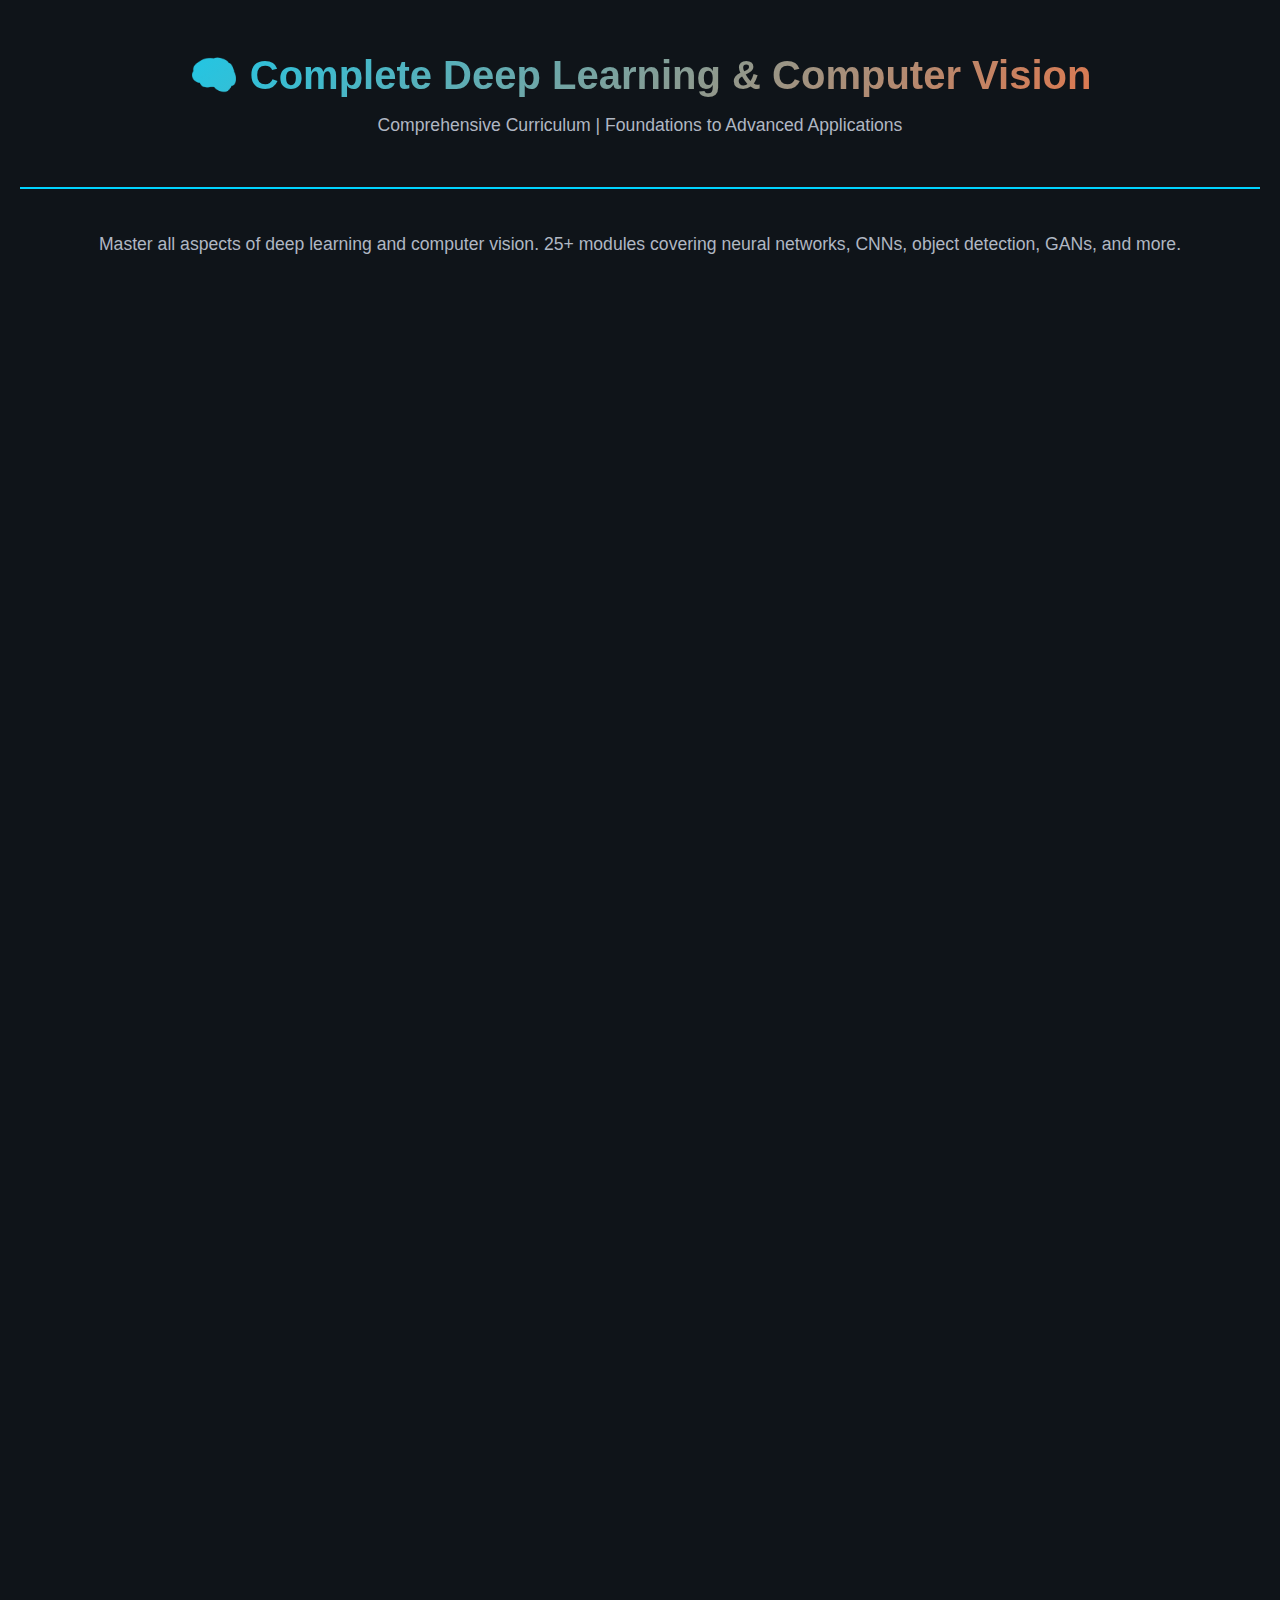
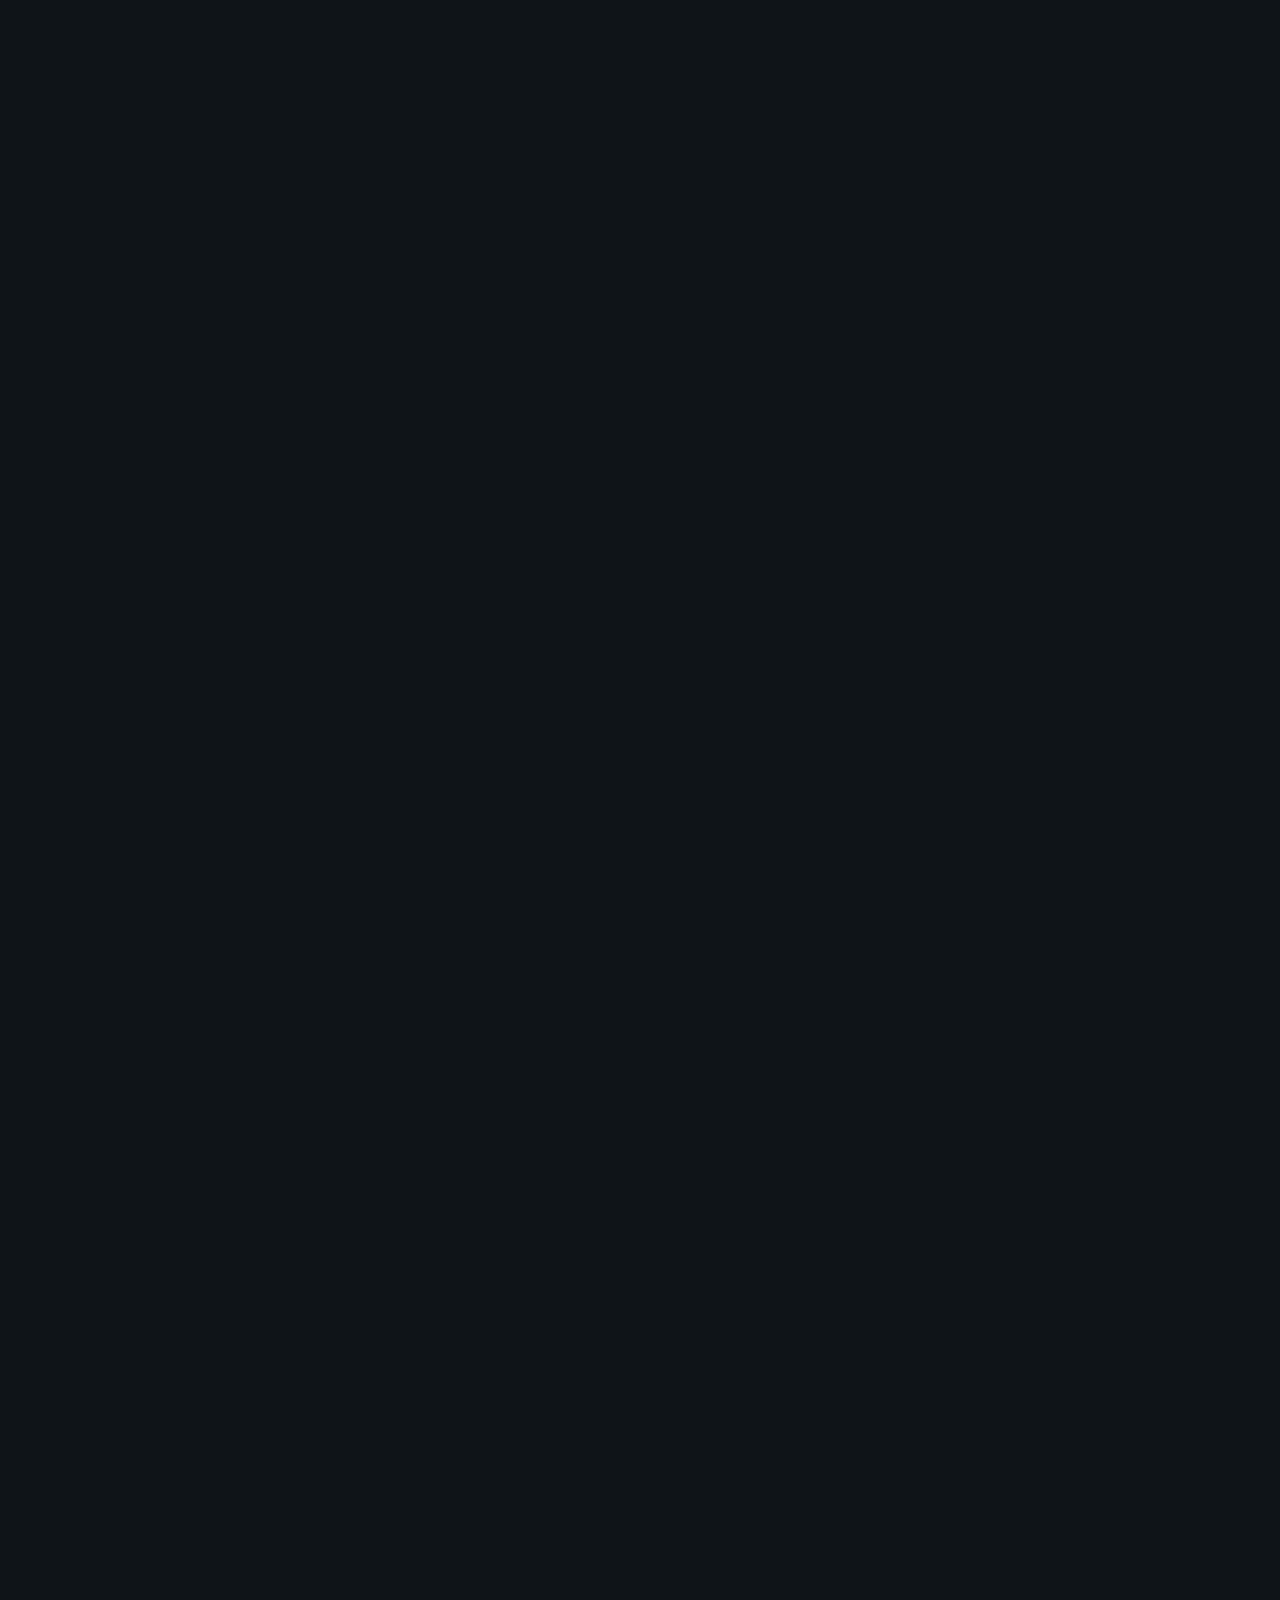
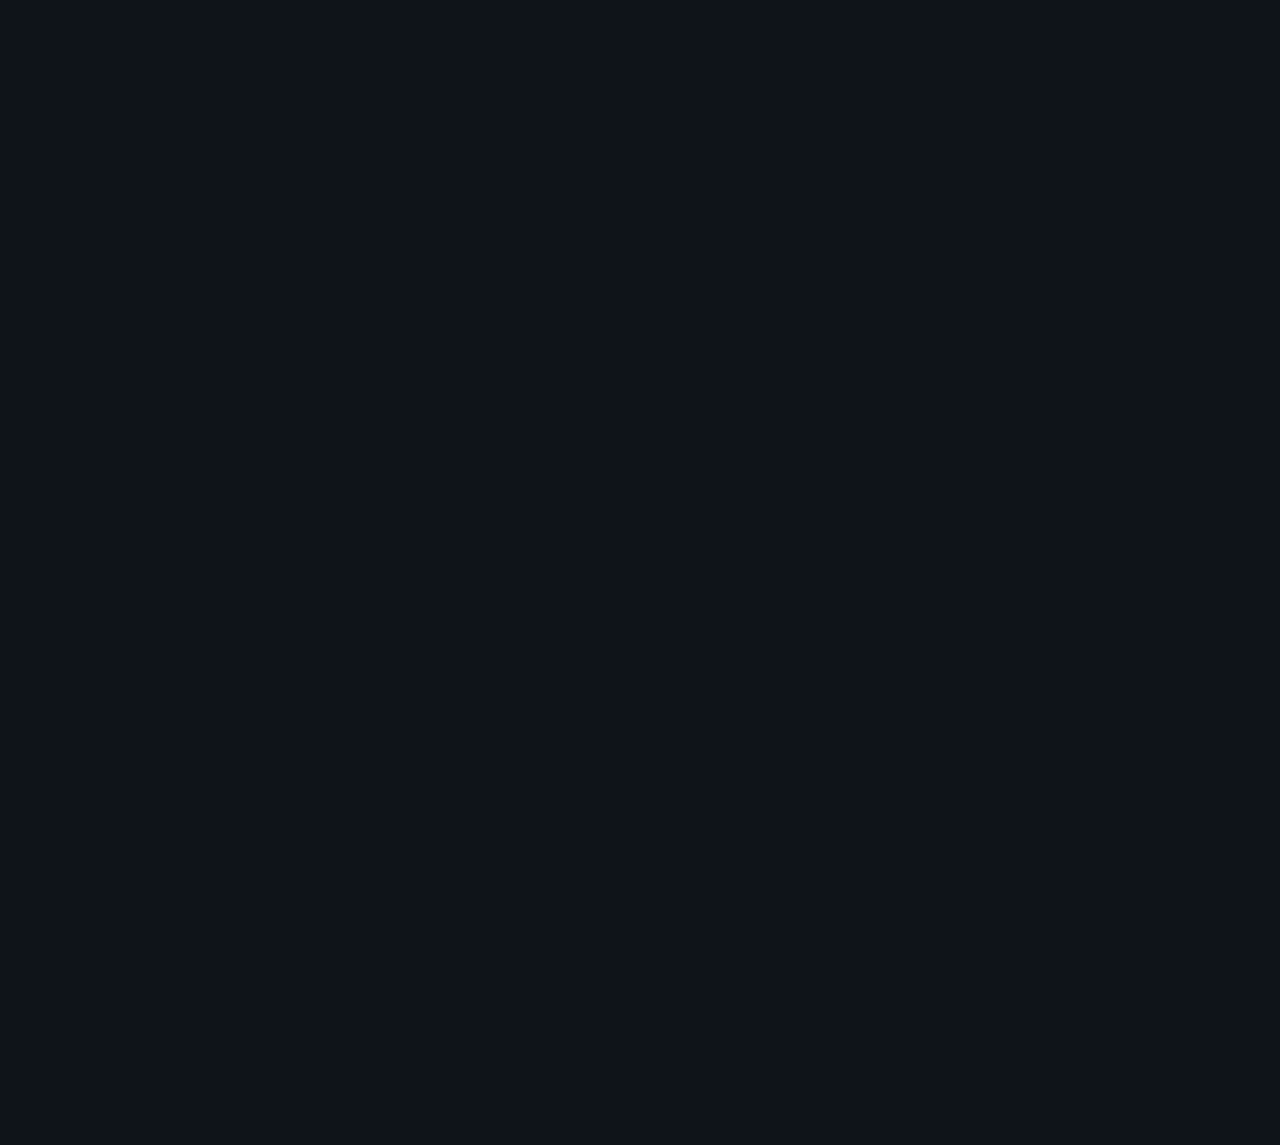
<file: DeepLearning/index.html>
<!DOCTYPE html>
<html lang="en">

<head>
    <meta charset="UTF-8">
    <meta name="viewport" content="width=device-width, initial-scale=1.0">
    <title>Complete Deep Learning & Computer Vision Curriculum</title>

    <!-- Shared Design System -->
    <link rel="stylesheet" href="../shared/css/design-system.css">
    <link rel="stylesheet" href="../shared/css/components.css">

    <style>
        * {
            margin: 0;
            padding: 0;
            box-sizing: border-box;
        }

        :root {
            --bg: #0f1419;
            --surface: #1a1f2e;
            --text: #e4e6eb;
            --text-dim: #b0b7c3;
            --cyan: #00d4ff;
            --orange: #ff6b35;
            --green: #00ff88;
            --yellow: #ffa500;
        }

        body {
            font-family: -apple-system, BlinkMacSystemFont, 'Segoe UI', Roboto, sans-serif;
            background: var(--bg);
            color: var(--text);
            line-height: 1.6;
            overflow-x: hidden;
        }

        .container {
            max-width: 1400px;
            margin: 0 auto;
            padding: 20px;
        }

        header {
            text-align: center;
            margin-bottom: 40px;
            padding: 30px 0;
            border-bottom: 2px solid var(--cyan);
        }

        h1 {
            font-size: 2.5em;
            background: linear-gradient(135deg, var(--cyan), var(--orange));
            background-clip: text;
            -webkit-background-clip: text;
            -webkit-text-fill-color: transparent;
            margin-bottom: 10px;
        }

        .subtitle {
            color: var(--text-dim);
            font-size: 1.1em;
        }

        .dashboard {
            display: none;
        }

        .dashboard.active {
            display: block;
        }

        .grid {
            display: grid;
            grid-template-columns: repeat(auto-fit, minmax(280px, 1fr));
            gap: 25px;
            margin: 40px 0;
        }

        .card {
            background: linear-gradient(135deg, rgba(0, 212, 255, 0.1), rgba(255, 107, 53, 0.1));
            border: 2px solid var(--cyan);
            border-radius: 12px;
            padding: 30px;
            cursor: pointer;
            transition: all 0.3s ease;
            text-align: center;
        }

        .card:hover {
            transform: translateY(-5px);
            box-shadow: 0 10px 30px rgba(0, 212, 255, 0.2);
            border-color: var(--orange);
        }

        .card-icon {
            font-size: 3em;
            margin-bottom: 15px;
        }

        .card h3 {
            color: var(--cyan);
            font-size: 1.5em;
            margin-bottom: 10px;
        }

        .card p {
            color: var(--text-dim);
            font-size: 0.95em;
        }

        .category-label {
            display: inline-block;
            margin-top: 10px;
            padding: 5px 12px;
            background: rgba(0, 212, 255, 0.2);
            border-radius: 20px;
            font-size: 0.85em;
            color: var(--green);
        }

        .module {
            display: none;
        }

        .module.active {
            display: block;
            animation: fadeIn 0.3s ease;
        }

        @keyframes fadeIn {
            from {
                opacity: 0;
            }

            to {
                opacity: 1;
            }
        }

        .btn-back {
            padding: 10px 20px;
            background: var(--orange);
            color: var(--bg);
            border: none;
            border-radius: 6px;
            cursor: pointer;
            font-weight: 600;
            margin-bottom: 25px;
            transition: all 0.3s ease;
        }

        .btn-back:hover {
            background: var(--cyan);
        }

        .tabs {
            display: flex;
            gap: 10px;
            margin-bottom: 30px;
            flex-wrap: wrap;
            justify-content: center;
            border-bottom: 1px solid rgba(0, 212, 255, 0.2);
            padding-bottom: 15px;
            overflow-x: auto;
        }

        .tab-btn {
            padding: 10px 20px;
            background: var(--surface);
            color: var(--text);
            border: 2px solid transparent;
            border-radius: 6px;
            cursor: pointer;
            font-size: 0.95em;
            transition: all 0.3s ease;
            font-weight: 500;
            white-space: nowrap;
        }

        .tab-btn:hover {
            background: rgba(0, 212, 255, 0.1);
            border-color: var(--cyan);
        }

        .tab-btn.active {
            background: var(--cyan);
            color: var(--bg);
            border-color: var(--cyan);
        }

        .tab {
            display: none;
        }

        .tab.active {
            display: block;
            animation: fadeIn 0.3s ease;
        }

        .section {
            background: var(--surface);
            border: 1px solid rgba(0, 212, 255, 0.2);
            border-radius: 10px;
            padding: 30px;
            margin-bottom: 25px;
            transition: all 0.3s ease;
        }

        .section:hover {
            border-color: var(--cyan);
            box-shadow: 0 0 20px rgba(0, 212, 255, 0.1);
        }

        h2 {
            color: var(--cyan);
            font-size: 1.8em;
            margin-bottom: 15px;
        }

        h3 {
            color: var(--orange);
            font-size: 1.3em;
            margin-top: 20px;
            margin-bottom: 12px;
        }

        h4 {
            color: var(--green);
            font-size: 1.1em;
            margin-top: 15px;
            margin-bottom: 10px;
        }

        p {
            margin-bottom: 15px;
            line-height: 1.8;
        }

        ul {
            margin-left: 20px;
            margin-bottom: 15px;
        }

        ul li {
            margin-bottom: 8px;
        }

        .info-box {
            background: linear-gradient(135deg, rgba(0, 212, 255, 0.1), rgba(255, 107, 53, 0.1));
            border: 1px solid var(--cyan);
            border-radius: 8px;
            padding: 20px;
            margin: 20px 0;
        }

        .box-title {
            color: var(--orange);
            font-weight: 700;
            margin-bottom: 10px;
            font-size: 1.1em;
        }

        .box-content {
            color: var(--text-dim);
            line-height: 1.7;
        }

        .formula {
            background: rgba(0, 212, 255, 0.1);
            border: 1px solid var(--cyan);
            border-radius: 8px;
            padding: 20px;
            margin: 20px 0;
            font-family: 'Courier New', monospace;
            overflow-x: auto;
            line-height: 1.8;
            color: var(--cyan);
        }

        .callout {
            border-left: 4px solid;
            padding: 15px;
            margin: 20px 0;
            border-radius: 6px;
        }

        .callout.tip {
            border-left-color: var(--green);
            background: rgba(0, 255, 136, 0.05);
        }

        .callout.warning {
            border-left-color: var(--yellow);
            background: rgba(255, 165, 0, 0.05);
        }

        .callout.insight {
            border-left-color: var(--cyan);
            background: rgba(0, 212, 255, 0.05);
        }

        .callout-title {
            font-weight: 700;
            margin-bottom: 8px;
        }

        .list-item {
            display: flex;
            gap: 12px;
            margin: 12px 0;
            padding: 12px;
            background: rgba(0, 212, 255, 0.05);
            border-left: 3px solid var(--cyan);
            border-radius: 4px;
        }

        .list-num {
            color: var(--orange);
            font-weight: 700;
            min-width: 30px;
        }

        table {
            width: 100%;
            border-collapse: collapse;
            margin: 20px 0;
        }

        th,
        td {
            padding: 12px;
            text-align: left;
            border: 1px solid rgba(0, 212, 255, 0.2);
        }

        th {
            background: rgba(0, 212, 255, 0.1);
            color: var(--cyan);
            font-weight: 700;
        }

        .viz-container {
            background: rgba(0, 212, 255, 0.02);
            border: 1px solid rgba(0, 212, 255, 0.2);
            border-radius: 8px;
            padding: 20px;
            margin: 20px 0;
            display: flex;
            justify-content: center;
            overflow-x: auto;
        }

        .viz-controls {
            display: flex;
            gap: 10px;
            margin-top: 20px;
            justify-content: center;
            flex-wrap: wrap;
        }

        .btn-viz {
            padding: 10px 20px;
            background: var(--cyan);
            color: var(--bg);
            border: none;
            border-radius: 6px;
            font-weight: 600;
            cursor: pointer;
            font-size: 0.95em;
            transition: all 0.3s ease;
        }

        .btn-viz:hover {
            background: var(--orange);
            transform: scale(1.05);
        }

        canvas {
            max-width: 100%;
            height: auto;
        }

        @media (max-width: 768px) {
            h1 {
                font-size: 1.8em;
            }

            .tabs {
                flex-direction: column;
            }

            .tab-btn {
                width: 100%;
            }

            .grid {
                grid-template-columns: 1fr;
            }

            canvas {
                width: 100% !important;
                height: auto !important;
            }
        }
    </style>
</head>

<body>
    <div class="container">
        <!-- MAIN DASHBOARD -->
        <div id="dashboard" class="dashboard active">
            <header>
                <h1>🧠 Complete Deep Learning & Computer Vision</h1>
                <p class="subtitle">Comprehensive Curriculum | Foundations to Advanced Applications</p>
            </header>

            <div style="text-align: center; margin-bottom: 40px;">
                <p style="color: var(--text-dim); font-size: 1.1em;">
                    Master all aspects of deep learning and computer vision. 25+ modules covering neural networks, CNNs,
                    object detection, GANs, and more.
                </p>
            </div>

            <div class="grid" id="modulesGrid"></div>
        </div>

        <!-- MODULES CONTAINER -->
        <div id="modulesContainer"></div>
    </div>

    <script>
        const modules = [
            // Module 1: Deep Learning Foundations
            {
                id: "nn-basics",
                title: "Introduction to Neural Networks",
                icon: "🧬",
                category: "Foundations",
                color: "#0088ff",
                description: "Biological vs. Artificial neurons and network architecture"
            },
            {
                id: "perceptron",
                title: "The Perceptron",
                icon: "⚙️",
                category: "Foundations",
                color: "#0088ff",
                description: "Single layer networks and their limitations"
            },
            {
                id: "mlp",
                title: "Multi-Layer Perceptron (MLP)",
                icon: "🏗️",
                category: "Foundations",
                color: "#0088ff",
                description: "Hidden layers and deep architectures"
            },
            {
                id: "activation",
                title: "Activation Functions",
                icon: "⚡",
                category: "Foundations",
                color: "#0088ff",
                description: "Sigmoid, ReLU, Tanh, Leaky ReLU, ELU, Softmax"
            },
            {
                id: "weight-init",
                title: "Weight Initialization",
                icon: "🎯",
                category: "Foundations",
                color: "#0088ff",
                description: "Xavier, He, Random initialization strategies"
            },
            {
                id: "loss",
                title: "Loss Functions",
                icon: "📉",
                category: "Foundations",
                color: "#0088ff",
                description: "MSE, Binary Cross-Entropy, Categorical Cross-Entropy"
            },
            {
                id: "optimizers",
                title: "Optimizers",
                icon: "🎯",
                category: "Training",
                color: "#00ff00",
                description: "SGD, Momentum, Adam, Adagrad, RMSprop"
            },
            {
                id: "backprop",
                title: "Forward & Backpropagation",
                icon: "⬅️",
                category: "Training",
                color: "#00ff00",
                description: "Chain rule and gradient computation"
            },
            {
                id: "regularization",
                title: "Regularization",
                icon: "🛡️",
                category: "Training",
                color: "#00ff00",
                description: "L1/L2, Dropout, Early Stopping, Batch Norm"
            },
            {
                id: "batch-norm",
                title: "Batch Normalization",
                icon: "⚙️",
                category: "Training",
                color: "#00ff00",
                description: "Stabilizing and speeding up training"
            },
            // Module 2: Computer Vision Fundamentals
            {
                id: "cv-intro",
                title: "CV Fundamentals",
                icon: "👁️",
                category: "Computer Vision",
                color: "#ff6b35",
                description: "Why ANNs fail with images, parameter explosion"
            },
            {
                id: "conv-layer",
                title: "Convolutional Layers",
                icon: "🖼️",
                category: "Computer Vision",
                color: "#ff6b35",
                description: "Kernels, filters, feature maps, stride, padding"
            },
            {
                id: "pooling",
                title: "Pooling Layers",
                icon: "📦",
                category: "Computer Vision",
                color: "#ff6b35",
                description: "Max pooling, average pooling, spatial reduction"
            },
            {
                id: "cnn-basics",
                title: "CNN Architecture",
                icon: "🏗️",
                category: "Computer Vision",
                color: "#ff6b35",
                description: "Combining conv, pooling, and fully connected layers"
            },
            {
                id: "viz-filters",
                title: "Visualizing CNNs",
                icon: "🔍",
                category: "Computer Vision",
                color: "#ff6b35",
                description: "What filters learn: edges → shapes → objects"
            },
            // Module 3: Advanced CNN Architectures
            {
                id: "lenet",
                title: "LeNet-5",
                icon: "🔢",
                category: "CNN Architectures",
                color: "#ff00ff",
                description: "Classic digit recognizer (MNIST)"
            },
            {
                id: "alexnet",
                title: "AlexNet",
                icon: "🌟",
                category: "CNN Architectures",
                color: "#ff00ff",
                description: "The breakthrough in deep computer vision (2012)"
            },
            {
                id: "vgg",
                title: "VGGNet",
                icon: "📊",
                category: "CNN Architectures",
                color: "#ff00ff",
                description: "VGG-16/19: Deep networks with small filters"
            },
            {
                id: "resnet",
                title: "ResNet",
                icon: "🌉",
                category: "CNN Architectures",
                color: "#ff00ff",
                description: "Skip connections, solving vanishing gradients"
            },
            {
                id: "inception",
                title: "InceptionNet (GoogLeNet)",
                icon: "🎯",
                category: "CNN Architectures",
                color: "#ff00ff",
                description: "1x1 convolutions, multi-scale feature extraction"
            },
            {
                id: "mobilenet",
                title: "MobileNet",
                icon: "📱",
                category: "CNN Architectures",
                color: "#ff00ff",
                description: "Depth-wise separable convolutions for efficiency"
            },
            {
                id: "transfer-learning",
                title: "Transfer Learning",
                icon: "🔄",
                category: "CNN Architectures",
                color: "#ff00ff",
                description: "Fine-tuning and leveraging pre-trained models"
            },
            // Module 4: Object Detection & Segmentation
            {
                id: "localization",
                title: "Object Localization",
                icon: "📍",
                category: "Detection",
                color: "#00ff00",
                description: "Bounding boxes and classification together"
            },
            {
                id: "rcnn",
                title: "R-CNN Family",
                icon: "🎯",
                category: "Detection",
                color: "#00ff00",
                description: "R-CNN, Fast R-CNN, Faster R-CNN"
            },
            {
                id: "yolo",
                title: "YOLO",
                icon: "⚡",
                category: "Detection",
                color: "#00ff00",
                description: "Real-time object detection (v3, v5, v8)"
            },
            {
                id: "ssd",
                title: "SSD",
                icon: "🚀",
                category: "Detection",
                color: "#00ff00",
                description: "Single Shot MultiBox Detector"
            },
            {
                id: "semantic-seg",
                title: "Semantic Segmentation",
                icon: "🖌️",
                category: "Segmentation",
                color: "#00ff00",
                description: "Pixel-level classification (U-Net)"
            },
            {
                id: "instance-seg",
                title: "Instance Segmentation",
                icon: "👥",
                category: "Segmentation",
                color: "#00ff00",
                description: "Mask R-CNN and separate object instances"
            },
            {
                id: "face-recog",
                title: "Face Recognition",
                icon: "👤",
                category: "Segmentation",
                color: "#00ff00",
                description: "Siamese networks and triplet loss"
            },
            // Module 5: Generative Models
            {
                id: "autoencoders",
                title: "Autoencoders",
                icon: "🔀",
                category: "Generative",
                color: "#ffaa00",
                description: "Encoder-decoder, latent space, denoising"
            },
            {
                id: "gans",
                title: "GANs (Generative Adversarial Networks)",
                icon: "🎮",
                category: "Generative",
                color: "#ffaa00",
                description: "Generator vs. Discriminator, DCGAN"
            },
            {
                id: "diffusion",
                title: "Diffusion Models",
                icon: "🌊",
                category: "Generative",
                color: "#ffaa00",
                description: "Foundation of Stable Diffusion and DALL-E"
            },
            // Additional Advanced Topics
            {
                id: "rnn",
                title: "RNNs & LSTMs",
                icon: "🔄",
                category: "Sequence",
                color: "#ff6b35",
                description: "Recurrent networks for sequential data"
            },
            {
                id: "transformers",
                title: "Transformers",
                icon: "🔗",
                category: "Sequence",
                color: "#ff6b35",
                description: "\"Attention Is All You Need\" - Complete paper breakdown with math"
            },
            {
                id: "bert",
                title: "BERT & NLP Transformers",
                icon: "📚",
                category: "NLP",
                color: "#ff6b35",
                description: "Bidirectional transformers for language"
            },
            {
                id: "gpt",
                title: "GPT & Language Models",
                icon: "💬",
                category: "NLP",
                color: "#ff6b35",
                description: "Autoregressive models and text generation"
            },
            {
                id: "vit",
                title: "Vision Transformers (ViT)",
                icon: "🎨",
                category: "Vision",
                color: "#ff6b35",
                description: "Transformers applied to image data"
            },
            {
                id: "gnn",
                title: "Graph Neural Networks",
                icon: "🕸️",
                category: "Advanced",
                color: "#9900ff",
                description: "Deep learning on non-Euclidean graph data"
            },
            {
                id: "seq2seq",
                title: "Seq2Seq & Attention",
                icon: "➡️",
                category: "NLP",
                color: "#ff6b35",
                description: "Encoder-Decoder models and Attention mechanics"
            },
            {
                id: "research-papers",
                title: "Research Library",
                icon: "🎓",
                category: "Advanced",
                color: "#9900ff",
                description: "Curated collection of seminal deep learning papers"
            },
            // Module 7: GenAI & LLM Engineering
            {
                id: "vector-db",
                title: "Vector Databases",
                icon: "🧲",
                category: "GenAI",
                color: "#00c9a7",
                description: "Embeddings, similarity search, FAISS, Pinecone, ChromaDB"
            },
            {
                id: "rag",
                title: "RAG Pipelines",
                icon: "🔗",
                category: "GenAI",
                color: "#00c9a7",
                description: "Retrieval-Augmented Generation for grounded AI"
            },
            {
                id: "advanced-llm",
                title: "Fine-Tuning & Quantization",
                icon: "⚙️",
                category: "GenAI",
                color: "#00c9a7",
                description: "LoRA, QLoRA, PEFT, GGUF, and deployment strategies"
            }
        ];

        // Comprehensive content for all modules
        const MODULE_CONTENT = {
            "nn-basics": {
                overview: `
                    <h3>What are Neural Networks?</h3>
                    <p>Neural Networks are computational models inspired by the human brain's structure. They consist of interconnected nodes (neurons) organized in layers that process information through weighted connections.</p>
                    
                    <h3>Why Use Neural Networks?</h3>
                    <ul>
                        <li><strong>Universal Approximation:</strong> Can theoretically approximate any continuous function</li>
                        <li><strong>Feature Learning:</strong> Automatically discover representations from raw data</li>
                        <li><strong>Adaptability:</strong> Learn from examples without explicit programming</li>
                        <li><strong>Parallel Processing:</strong> Highly parallelizable for modern hardware</li>
                    </ul>
                    
                    <div class="callout tip">
                        <div class="callout-title">✅ Advantages</div>
                        • Non-linear problem solving<br>
                        • Robust to noisy data<br>
                        • Works with incomplete information<br>
                        • Continuous learning capability
                    </div>
                    
                    <div class="callout warning">
                        <div class="callout-title">⚠️ Disadvantages</div>
                        • Requires large amounts of training data<br>
                        • Computationally expensive<br>
                        • "Black box" - difficult to interpret<br>
                        • Prone to overfitting without regularization
                    </div>
                `,
                concepts: `
                    <h3>Core Components</h3>
                    <div class="list-item">
                        <div class="list-num">01</div>
                        <div><strong>Neurons (Nodes):</strong> Basic computational units that receive inputs, apply weights, add bias, and apply activation function</div>
                    </div>
                    <div class="list-item">
                        <div class="list-num">02</div>
                        <div><strong>Layers:</strong> Input layer (receives data), Hidden layers (feature extraction), Output layer (predictions)</div>
                    </div>
                    <div class="list-item">
                        <div class="list-num">03</div>
                        <div><strong>Weights:</strong> Parameters learned during training that determine connection strength</div>
                    </div>
                    <div class="list-item">
                        <div class="list-num">04</div>
                        <div><strong>Bias:</strong> Allows shifting the activation function for better fitting</div>
                    </div>
                    <div class="list-item">
                        <div class="list-num">05</div>
                        <div><strong>Activation Function:</strong> Introduces non-linearity (ReLU, Sigmoid, Tanh)</div>
                    </div>
                `,
                applications: `
                    <h3>Real-World Applications</h3>
                    <div class="info-box">
                        <div class="box-title">🏥 Healthcare</div>
                        <div class="box-content">Disease diagnosis, medical image analysis, drug discovery, patient risk prediction</div>
                    </div>
                    <div class="info-box">
                        <div class="box-title">💰 Finance</div>
                        <div class="box-content">Fraud detection, algorithmic trading, credit scoring, portfolio optimization</div>
                    </div>
                    <div class="info-box">
                        <div class="box-title">🛒 E-commerce</div>
                        <div class="box-content">Recommendation systems, demand forecasting, customer segmentation, price optimization</div>
                    </div>
                `,
                math: `
                    <h3>The Fundamental Equations of a Neuron</h3>
                    <p>A single neuron performs a weighted sum followed by an activation function. This is the atomic building block of all neural networks.</p>
                    
                    <div class="formula" style="font-size: 1.2rem; text-align: center; margin: 20px 0; background: rgba(0, 212, 255, 0.08); padding: 25px; border-radius: 8px;">
                        <strong>z = Σ(wᵢxᵢ) + b = w₁x₁ + w₂x₂ + ... + wₙxₙ + b</strong><br>
                        <strong>a = σ(z)</strong>
                    </div>
                    
                    <h4>Step-by-Step: Single Neuron Forward Pass</h4>
                    <div class="list-item">
                        <div class="list-num">01</div>
                        <div>
                            <strong>Weighted Sum (Linear):</strong><br>
                            z = wᵀx + b = Σᵢ wᵢxᵢ + b<br>
                            <span class="formula-caption">This is a dot product plus bias - pure linear algebra</span>
                        </div>
                    </div>
                    <div class="list-item">
                        <div class="list-num">02</div>
                        <div>
                            <strong>Activation (Non-Linear):</strong><br>
                            a = σ(z) where σ can be ReLU, Sigmoid, Tanh, etc.<br>
                            <span class="formula-caption">This introduces non-linearity, enabling complex functions</span>
                        </div>
                    </div>
                    
                    <div class="callout insight">
                        <div class="callout-title">📝 Paper & Pain: Manual Forward Pass</div>
                        <strong>Inputs:</strong> x = [2, 3], <strong>Weights:</strong> w = [0.5, -0.3], <strong>Bias:</strong> b = 0.1<br><br>
                        <strong>Step 1 - Weighted Sum:</strong><br>
                        z = (0.5 × 2) + (-0.3 × 3) + 0.1<br>
                        z = 1.0 - 0.9 + 0.1 = <strong>0.2</strong><br><br>
                        <strong>Step 2 - ReLU Activation:</strong><br>
                        a = max(0, 0.2) = <strong>0.2</strong><br><br>
                        <strong>Step 2 (alt) - Sigmoid Activation:</strong><br>
                        a = 1 / (1 + e⁻⁰·²) = 1 / 1.819 ≈ <strong>0.55</strong>
                    </div>
                    
                    <h3>Network Layer in Matrix Form</h3>
                    <p>For a layer with n inputs and m neurons, we use matrices for efficiency:</p>
                    
                    <div class="formula">
                        <strong>Z = WX + b</strong><br>
                        <strong>A = σ(Z)</strong><br><br>
                        Where:<br>
                        • W ∈ ℝᵐˣⁿ (weight matrix: m neurons, n inputs)<br>
                        • X ∈ ℝⁿˣ¹ (input vector)<br>
                        • b ∈ ℝᵐˣ¹ (bias vector)<br>
                        • Z ∈ ℝᵐˣ¹ (pre-activation)<br>
                        • A ∈ ℝᵐˣ¹ (activation output)
                    </div>
                    
                    <h3>Parameter Count Formula</h3>
                    <div class="formula">
                        For a layer: n_in → n_out<br>
                        <strong>Parameters = n_in × n_out + n_out</strong><br>
                        (weights) + (biases)<br><br>
                        Example: Layer 784 → 128<br>
                        Params = 784 × 128 + 128 = 100,480
                    </div>
                `
            },
            "activation": {
                overview: `
                    <h3>What are Activation Functions?</h3>
                    <p>Activation functions introduce non-linearity into neural networks, enabling them to learn complex patterns. Without activation functions, a neural network would be just a linear regression model regardless of depth.</p>
                    
                    <h3>Why Do We Need Them?</h3>
                    <ul>
                        <li><strong>Non-linearity:</strong> Real-world problems are rarely linear</li>
                        <li><strong>Complex Pattern Learning:</strong> Enable learning of intricate decision boundaries</li>
                        <li><strong>Gradient Flow:</strong> Control how gradients propagate during backpropagation</li>
                        <li><strong>Range Normalization:</strong> Keep activations in manageable ranges</li>
                    </ul>
                    
                    <h3>Common Activation Functions Comparison</h3>
                    <table>
                        <tr>
                            <th>Function</th>
                            <th>Range</th>
                            <th>Best Use</th>
                            <th>Issue</th>
                        </tr>
                        <tr>
                            <td>ReLU</td>
                            <td>[0, ∞)</td>
                            <td>Hidden layers (default)</td>
                            <td>Dying ReLU problem</td>
                        </tr>
                        <tr>
                            <td>Sigmoid</td>
                            <td>(0, 1)</td>
                            <td>Binary classification output</td>
                            <td>Vanishing gradients</td>
                        </tr>
                        <tr>
                            <td>Tanh</td>
                            <td>(-1, 1)</td>
                            <td>RNNs, zero-centered</td>
                            <td>Vanishing gradients</td>
                        </tr>
                        <tr>
                            <td>Leaky ReLU</td>
                            <td>(-∞, ∞)</td>
                            <td>Fixes dying ReLU</td>
                            <td>Extra hyperparameter</td>
                        </tr>
                        <tr>
                            <td>Softmax</td>
                            <td>(0, 1) sum=1</td>
                            <td>Multi-class output</td>
                            <td>Computationally expensive</td>
                        </tr>
                        <tr>
                            <td>GELU</td>
                            <td>(-0.17, ∞)</td>
                            <td>Transformers (BERT, GPT)</td>
                            <td>Computationally expensive</td>
                        </tr>
                        <tr>
                            <td>Swish</td>
                            <td>(-0.28, ∞)</td>
                            <td>Deep networks (40+ layers)</td>
                            <td>Slightly slower than ReLU</td>
                        </tr>
                    </table>
                `,
                concepts: `
                    <h3>Key Properties</h3>
                    <div class="list-item">
                        <div class="list-num">01</div>
                        <div><strong>Differentiability:</strong> Must have derivatives for backpropagation to work</div>
                    </div>
                    <div class="list-item">
                        <div class="list-num">02</div>
                        <div><strong>Monotonicity:</strong> Preferably monotonic for easier optimization</div>
                    </div>
                    <div class="list-item">
                        <div class="list-num">03</div>
                        <div><strong>Zero-Centered:</strong> Helps with faster convergence (Tanh)</div>
                    </div>
                    <div class="list-item">
                        <div class="list-num">04</div>
                        <div><strong>Computational Efficiency:</strong> Should be fast to compute (ReLU wins)</div>
                    </div>
                    
                    <div class="callout tip">
                        <div class="callout-title">💡 Best Practices</div>
                        • Use <strong>ReLU</strong> for hidden layers by default<br>
                        • Use <strong>Sigmoid</strong> for binary classification output<br>
                        • Use <strong>Softmax</strong> for multi-class classification<br>
                        • Try <strong>Leaky ReLU</strong> or <strong>ELU</strong> if ReLU neurons are dying<br>
                        • Avoid Sigmoid/Tanh in deep networks (gradient vanishing)
                    </div>

                    <div class="callout warning">
                        <div class="callout-title">⚠️ Dead Neurons (Dying ReLU Problem)</div>
                        When a neuron's input is always negative, ReLU outputs 0 and its gradient is 0.<br>
                        The neuron <strong>never updates</strong> — it's permanently "dead".<br><br>
                        <strong>Solutions:</strong><br>
                        • Use <strong>Leaky ReLU</strong> (small slope for negative values)<br>
                        • Use <strong>ELU</strong> (exponential for negative values)<br>
                        • Careful weight initialization (He Initialization)
                    </div>

                    <h3>GELU (Gaussian Error Linear Unit)</h3>
                    <p>Used in <strong>Transformers, BERT, and GPT</strong>. GELU multiplies the input by the probability that it's positive under a Gaussian distribution.</p>
                    <div class="formula">
                        GELU(x) = x × Φ(x) ≈ 0.5x(1 + tanh(√(2/π)(x + 0.044715x³)))
                    </div>

                    <h3>Swish (Self-Gated Activation)</h3>
                    <p>Developed by Google researchers. Consistently matches or outperforms ReLU on deep networks.</p>
                    <div class="formula">
                        Swish(x) = x × σ(βx)  where σ = Sigmoid, β = learnable parameter
                    </div>
                    <div class="callout tip">
                        <div class="callout-title">💡 Why Swish is Better</div>
                        • <strong>Smooth:</strong> Doesn't abruptly change direction like ReLU at x=0<br>
                        • <strong>Non-monotonous:</strong> Small negative values preserved (not zeroed like ReLU)<br>
                        • <strong>Unbounded above, bounded below:</strong> Best of both worlds<br>
                        • Best for networks with depth > 40 layers
                    </div>

                    <h3>How to Choose Activation Functions</h3>
                    <table>
                        <tr><th>Layer / Task</th><th>Recommended</th></tr>
                        <tr><td>Hidden layers (default)</td><td>ReLU</td></tr>
                        <tr><td>Regression output</td><td>Linear (no activation)</td></tr>
                        <tr><td>Binary classification output</td><td>Sigmoid</td></tr>
                        <tr><td>Multi-class classification</td><td>Softmax</td></tr>
                        <tr><td>Multi-label classification</td><td>Sigmoid</td></tr>
                        <tr><td>CNN hidden layers</td><td>ReLU</td></tr>
                        <tr><td>RNN hidden layers</td><td>Tanh / Sigmoid</td></tr>
                        <tr><td>Transformers</td><td>GELU</td></tr>
                        <tr><td>Deep networks (40+ layers)</td><td>Swish</td></tr>
                    </table>
                `,
                applications: `
                    <div class="info-box">
                        <div class="box-title">🧠 Neural Network Design</div>
                        <div class="box-content">
                            Critical choice for every neural network - affects training speed, convergence, and final accuracy
                        </div>
                    </div>
                    <div class="info-box">
                        <div class="box-title">🎯 Task-Specific Selection</div>
                        <div class="box-content">
                            Different tasks need different outputs: Sigmoid for binary, Softmax for multi-class, Linear for regression
                        </div>
                    </div>

                    <div class="callout tip">
                        <div class="callout-title">🎤 Probable Interview Questions</div>
                        1. Why do we need activation functions?<br>
                        2. What is vanishing gradient?<br>
                        3. Why is ReLU preferred over sigmoid?<br>
                        4. What are dead neurons?<br>
                        5. Difference between ReLU and Leaky ReLU?<br>
                        6. Why softmax instead of sigmoid for multiclass?<br>
                        7. Why linear activation for regression output?<br>
                        8. Why GELU is used in transformers?<br>
                        9. Can activation function affect convergence speed?<br>
                        10. What happens if we remove activation functions?
                    </div>
                `,
                math: `
                    <h3>Derivatives: The Backprop Fuel</h3>
                    <p>Activation functions must be differentiable for backpropagation to work. Let's look at the derivatives on paper:</p>
                    
                    <div class="list-item">
                        <div class="list-num">01</div>
                        <div><strong>Sigmoid:</strong> σ(z) = 1 / (1 + e⁻ᶻ)<br>
                        <strong>Derivative:</strong> σ'(z) = σ(z)(1 - σ(z))<br>
                        <span class="formula-caption">Max gradient is 0.25 (at z=0). This is why deep networks vanish!</span></div>
                    </div>

                    <div class="list-item">
                        <div class="list-num">02</div>
                        <div><strong>Tanh:</strong> tanh(z) = (eᶻ - e⁻ᶻ) / (eᶻ + e⁻ᶻ)<br>
                        <strong>Derivative:</strong> tanh'(z) = 1 - tanh²(z)<br>
                        <span class="formula-caption">Max gradient is 1.0 (at z=0). Better than Sigmoid, but still vanishes.</span></div>
                    </div>

                    <div class="list-item">
                        <div class="list-num">03</div>
                        <div><strong>ReLU:</strong> max(0, z)<br>
                        <strong>Derivative:</strong> 1 if z > 0, else 0<br>
                        <span class="formula-caption">Gradient is 1.0 for all positive z. No vanishing! But 0 for negative (Dying ReLU).</span></div>
                    </div>

                    <div class="callout insight">
                        <div class="callout-title">📝 Paper & Pain: The Chain Effect</div>
                        Each layer multiplies the gradient by σ'(z). <br>
                        For 10 Sigmoid layers: Total gradient ≈ (0.25)¹⁰ ≈ <strong>0.00000095</strong><br>
                        This is the mathematical proof of the Vanishing Gradient Problem!
                    </div>
                `
            },
            "conv-layer": {
                overview: `
                    <h3>What are Convolutional Layers?</h3>
                    <p>Convolutional layers are the fundamental building blocks of CNNs. They apply learnable filters (kernels) across input data to detect local patterns like edges, textures, and shapes.</p>
                    
                    <h3>Why Use Convolutions Instead of Fully Connected Layers?</h3>
                    <ul>
                        <li><strong>Parameter Efficiency:</strong> Share weights across spatial locations (fewer parameters)</li>
                        <li><strong>Translation Invariance:</strong> Detect features regardless of position</li>
                        <li><strong>Local Connectivity:</strong> Each neuron sees

 only a small region (receptive field)</li>
                        <li><strong>Hierarchical Learning:</strong> Build complex features from simple ones</li>
                    </ul>
                    
                    <div class="callout insight">
                        <div class="callout-title">🔍 Example: Parameter Comparison</div>
                        For a 224×224 RGB image:<br>
                        • <strong>Fully Connected:</strong> 224 × 224 × 3 × 1000 = 150M parameters (for 1000 neurons)<br>
                        • <strong>Convolutional (3×3):</strong> 3 × 3 × 3 × 64 = 1,728 parameters (for 64 filters)<br>
                        <strong>Result:</strong> 87,000x fewer parameters! 🚀
                    </div>
                    
                    <div class="callout tip">
                        <div class="callout-title">✅ Advantages</div>
                        • Drastically reduced parameters<br>
                        • Spatial hierarchy (edges → textures → parts → objects)<br>
                        • GPU-friendly (highly parallelizable)<br>
                        • Built-in translation equivariance
                    </div>
                    
                    <div class="callout warning">
                        <div class="callout-title">⚠️ Disadvantages</div>
                        • Not rotation invariant (require data augmentation)<br>
                        • Fixed receptive field size<br>
                        • Memory intensive during training<br>
                        • Require careful hyperparameter tuning (kernel size, stride, padding)
                    </div>
                `,
                concepts: `
                    <h3>Key Hyperparameters</h3>
                    <div class="list-item">
                        <div class="list-num">01</div>
                        <div><strong>Kernel/Filter Size:</strong> Typically 3×3 or 5×5. Smaller = more layers needed, larger = more parameters</div>
                    </div>
                    <div class="list-item">
                        <div class="list-num">02</div>
                        <div><strong>Stride:</strong> Step size when sliding filter. Stride=1 (preserves size), Stride=2 (downsamples by 2×)</div>
                    </div>
                    <div class="list-item">
                        <div class="list-num">03</div>
                        <div><strong>Padding:</strong> Add zeros around borders. 'SAME' keeps size, 'VALID' shrinks output</div>
                    </div>
                    <div class="list-item">
                        <div class="list-num">04</div>
                        <div><strong>Number of Filters:</strong> Each filter learns different features. More filters = more capacity but slower</div>
                    </div>
                    <div class="list-item">
                        <div class="list-num">05</div>
                        <div><strong>Dilation:</strong> Spacing between kernel elements. Increases receptive field without adding parameters</div>
                    </div>

                    <div class="formula">
                        Output Size Formula:<br>
                        W_out = floor((W_in + 2×padding - kernel_size) / stride) + 1<br>
                        H_out = floor((H_in + 2×padding - kernel_size) / stride) + 1
                    </div>
                `,
                math: `
                    <h3>The Mathematical Operation: Cross-Correlation</h3>
                    <p>In deep learning, what we call "convolution" is mathematically "cross-correlation". It is a local dot product of the kernel and image patch.</p>
                    
                    <div class="formula">
                        S(i, j) = (I * K)(i, j) = Σ_m Σ_n I(i+m, j+n) K(m, n)
                    </div>

                    <div class="callout insight">
                        <div class="callout-title">📝 Paper & Pain: Manual Convolution</div>
                        **Input (3x3):**<br>
                        [1 2 0]<br>
                        [0 1 1]<br>
                        [1 0 2]<br>
                        <br>
                        **Kernel (2x2):**<br>
                        [1 0]<br>
                        [0 1]<br>
                        <br>
                        **Calculation:**<br>
                        Step 1 (Top-Left): (1x1) + (2x0) + (0x0) + (1x1) = <strong>2</strong><br>
                        Step 2 (Top-Right): (2x1) + (0x0) + (1x0) + (1x1) = <strong>3</strong><br>
                        ... Output is a 2x2 matrix.
                    </div>

                    <h3>Backprop through Conv</h3>
                    <p>Calculated using the same formula but with the kernel flipped vertically and horizontally (true convolution)!</p>
                `,
                applications: `
                    <div class="info-box">
                        <div class="box-title">🔍 Feature Extraction</div>
                        <div class="box-content">
                            Early layers learn edges (Gabor-like filters), middle layers learn textures, deep layers learn specific object parts (eyes, wheels).
                        </div>
                    </div>
                    <div class="info-box">
                        <div class="box-title">🎨 Image Processing</div>
                        <div class="box-content">
                            Blurring, sharpening, and edge detection in Photoshop/GIMP are all done with 2D convolutions using fixed kernels.
                        </div>
                    </div>
                `
            },
            "yolo": {
                overview: `
                    <h3>What is YOLO?</h3>
                    <p>YOLO (You Only Look Once) treats object detection as a single regression problem, going directly from image pixels to bounding box coordinates and class probabilities in one forward pass.</p>
                    
                    <h3>Why YOLO Over R-CNN?</h3>
                    <ul>
                        <li><strong>Speed:</strong> 45+ FPS (real-time) vs R-CNN's ~0.05 FPS</li>
                        <li><strong>Global Context:</strong> Sees entire image during training (fewer background errors)</li>
                        <li><strong>One Network:</strong> Unlike R-CNN's multi-stage pipeline</li>
                        <li><strong>End-to-End Training:</strong> Optimize detection directly</li>
                    </ul>
                    
                    <div class="callout tip">
                        <div class="callout-title">✅ Advantages</div>
                        • <strong>Lightning Fast:</strong> Real-time inference (YOLOv8 at 100+ FPS)<br>
                        • <strong>Simple Architecture:</strong> Single network, easy to train<br>
                        • <strong>Generalizes Well:</strong> Works on natural images and artwork<br>
                        • <strong>Small Model Size:</strong> Can run on edge devices (mobile, IoT)
                    </div>
                    
                    <div class="callout warning">
                        <div class="callout-title">⚠️ Disadvantages</div>
                        • <strong>Struggles with Small Objects:</strong> Grid limitation affects tiny items<br>
                        • <strong>Localization Errors:</strong> Less precise than two-stage detectors<br>
                        • <strong>Limited Objects per Cell:</strong> Can't detect many close objects<br>
                        • <strong>Aspect Ratio Issues:</strong> Struggles with unusual object shapes
                    </div>
                    
                    <h3>YOLO Evolution</h3>
                    <table>
                        <tr>
                            <th>Version</th>
                            <th>Year</th>
                            <th>Key Innovation</th>
                            <th>mAP</th>
                        </tr>
                        <tr>
                            <td>YOLOv1</td>
                            <td>2015</td>
                            <td>Original single-shot detector</td>
                            <td>63.4%</td>
                        </tr>
                        <tr>
                            <td>YOLOv3</td>
                            <td>2018</td>
                            <td>Multi-scale predictions</td>
                            <td>57.9% (faster)</td>
                        </tr>
                        <tr>
                            <td>YOLOv5</td>
                            <td>2020</td>
                            <td>PyTorch, Auto-augment</td>
                            <td>~50% (optimized)</td>
                        </tr>
                        <tr>
                            <td>YOLOv8</td>
                            <td>2023</td>
                            <td>Anchor-free, SOTA speed</td>
                            <td>53.9% (real-time)</td>
                        </tr>
                    </table>
                `,
                concepts: `
                    <h3>How YOLO Works (3 Steps)</h3>
                    <div class="list-item">
                        <div class="list-num">01</div>
                        <div><strong>Grid Division:</strong> Divide image into S×S grid (e.g., 7×7). Each cell predicts B bounding boxes</div>
                    </div>
                    <div class="list-item">
                        <div class="list-num">02</div>
                        <div><strong>Predictions Per Cell:</strong> Each box predicts (x, y, w, h, confidence) + class probabilities</div>
                    </div>
                    <div class="list-item">
                        <div class="list-num">03</div>
                        <div><strong>Non-Max Suppression:</strong> Remove duplicate detections, keep highest confidence boxes</div>
                    </div>
                    
                    <div class="formula">
                        Output Tensor Shape (YOLOv1):<br>
                        S × S × (B × 5 + C)<br>
                        Example: 7 × 7 × (2 × 5 + 20) = 7 × 7 × 30<br>
                        <br>
                        Where:<br>
                        • S = grid size (7)<br>
                        • B = boxes per cell (2)<br>
                        • 5 = (x, y, w, h, confidence)<br>
                        • C = number of classes (20 for PASCAL VOC)
                    </div>
                `,
                applications: `
                    <h3>Industry Applications</h3>
                    <div class="info-box">
                        <div class="box-title">🚗 Autonomous Vehicles</div>
                        <div class="box-content">
                            Real-time detection of pedestrians, vehicles, traffic signs, and lane markings for self-driving cars
                        </div>
                    </div>
                    <div class="info-box">
                        <div class="box-title">🏭 Manufacturing</div>
                        <div class="box-content">
                            Quality control, defect detection on assembly lines, robot guidance, inventory management
                        </div>
                    </div>
                    <div class="info-box">
                        <div class="box-title">🛡️ Security & Surveillance</div>
                        <div class="box-content">
                            Intrusion detection, crowd monitoring, suspicious behavior analysis, license plate recognition
                        </div>
                    </div>
                    <div class="info-box">
                        <div class="box-title">🏥 Medical Imaging</div>
                        <div class="box-content">
                            Tumor localization, cell counting, anatomical structure detection in X-rays/CT scans
                        </div>
                    </div>
                `,
                math: `
                    <h3>Intersection over Union (IoU)</h3>
                    <p>How do we measure if a predicted box is correct? We use the geometric ratio of intersection and union.</p>
                    <div class="formula">
                        IoU = Area of Overlap / Area of Union
                    </div>
                    
                    <div class="callout insight">
                        <div class="callout-title">📝 Paper & Pain: Manual IoU</div>
                        **Box A (GT):** [0,0,10,10] (Area=100)<br>
                        **Box B (Pred):** [5,5,15,15] (Area=100)<br>
                        1. **Intersection:** Area between [5,5] and [10,10] = 5x5 = 25<br>
                        2. **Union:** Area A + Area B - Intersection = 100 + 100 - 25 = 175<br>
                        3. **IoU:** 25 / 175 ≈ <strong>0.142</strong> (Poor match!)
                    </div>

                    <h3>YOLO Multi-Part Loss</h3>
                    <p>YOLO uses a composite loss function combining localization, confidence, and classification errors.</p>
                    <div class="formula">
                        L = λ_coord Σ(Localization Loss) + Σ(Confidence Loss) + Σ(Classification Loss)
                    </div>
                `
            },
            "transformers": {
                overview: `
                    <h3>📜 "Attention Is All You Need" (Vaswani et al., 2017)</h3>
                    <div class="callout insight">
                        <div class="callout-title">📄 Paper Reference</div>
                        <strong>Authors:</strong> Ashish Vaswani, Noam Shazeer, Niki Parmar, Jakob Uszkoreit, Llion Jones, Aidan N. Gomez, Łukasz Kaiser, Illia Polosukhin<br>
                        <strong>Published:</strong> NeurIPS 2017 | <strong>Citations:</strong> 100,000+<br>
                        <strong>Link:</strong> <a href="https://arxiv.org/abs/1706.03762" target="_blank" style="color: var(--cyan);">arxiv.org/abs/1706.03762</a>
                    </div>
                    
                    <h3>What are Transformers?</h3>
                    <p>Transformers are neural architectures based <strong>entirely on attention mechanisms</strong>, completely eliminating recurrence and convolutions. This groundbreaking paper introduced the architecture that now powers GPT-4, Claude, BERT, and virtually all modern AI.</p>
                    
                    <h3>The Problem with RNNs/LSTMs</h3>
                    <ul>
                        <li><strong>Sequential Processing:</strong> RNNs must process tokens one-by-one, preventing parallelization</li>
                        <li><strong>Memory Bottleneck:</strong> Hidden state must compress entire history into fixed-size vector</li>
                        <li><strong>Long-Range Dependencies:</strong> Gradients vanish/explode over long sequences</li>
                        <li><strong>Slow Training:</strong> Cannot leverage GPU parallelism effectively</li>
                    </ul>
                    
                    <h3>The Transformer Solution</h3>
                    <ul>
                        <li><strong>Parallelization:</strong> Process entire sequence at once (O(1) sequential operations)</li>
                        <li><strong>Direct Connections:</strong> Any position can attend to any other position directly</li>
                        <li><strong>No Vanishing Gradients:</strong> Attention + residual connections maintain gradient flow</li>
                        <li><strong>Massive Scalability:</strong> Performance scales with compute and data</li>
                    </ul>
                    
                    <div class="callout tip">
                        <div class="callout-title">✅ Paper's Key Results</div>
                        • <strong>WMT 2014 English-to-German:</strong> 28.4 BLEU (new SOTA, +2 over previous best)<br>
                        • <strong>WMT 2014 English-to-French:</strong> 41.8 BLEU (single model SOTA)<br>
                        • <strong>Training Time:</strong> 3.5 days on 8 GPUs (fraction of previous models)<br>
                        • <strong>English Constituency Parsing:</strong> Generalizes beyond translation
                    </div>
                    
                    <div class="callout warning">
                        <div class="callout-title">⚠️ Limitations Acknowledged in Paper</div>
                        • <strong>Quadratic Complexity:</strong> O(n²) memory for sequence length n<br>
                        • <strong>No Positional Bias:</strong> Must explicitly inject position information<br>
                        • <strong>Data Hungry:</strong> Requires large datasets to train from scratch
                    </div>
                    
                    <h3>Transformer Variants (Evolution)</h3>
                    <table>
                        <tr>
                            <th>Model</th>
                            <th>Type</th>
                            <th>Architecture</th>
                            <th>Best For</th>
                        </tr>
                        <tr>
                            <td>Original Transformer</td>
                            <td>Encoder-Decoder</td>
                            <td>Full (6+6 layers)</td>
                            <td>Machine Translation</td>
                        </tr>
                        <tr>
                            <td>BERT (2018)</td>
                            <td>Encoder-only</td>
                            <td>Bidirectional</td>
                            <td>Understanding (NLU)</td>
                        </tr>
                        <tr>
                            <td>GPT (2018-2023)</td>
                            <td>Decoder-only</td>
                            <td>Autoregressive</td>
                            <td>Generation (NLG)</td>
                        </tr>
                        <tr>
                            <td>T5 (2019)</td>
                            <td>Encoder-Decoder</td>
                            <td>Text-to-Text</td>
                            <td>All NLP tasks</td>
                        </tr>
                        <tr>
                            <td>ViT (2020)</td>
                            <td>Encoder-only</td>
                            <td>Image patches</td>
                            <td>Computer Vision</td>
                        </tr>
                    </table>
                `,
                concepts: `
                    <h3>🏗️ Complete Architecture Overview</h3>
                    <p>The Transformer follows an <strong>Encoder-Decoder</strong> structure, but each component uses only attention mechanisms.</p>
                    
                    <div class="info-box">
                        <div class="box-title">📦 Model Hyperparameters (Base Model)</div>
                        <div class="box-content">
                            • <strong>d_model = 512:</strong> Embedding dimension<br>
                            • <strong>d_ff = 2048:</strong> Feed-forward hidden dimension<br>
                            • <strong>h = 8:</strong> Number of attention heads<br>
                            • <strong>d_k = d_v = 64:</strong> Key/Value dimensions (d_model / h)<br>
                            • <strong>N = 6:</strong> Number of encoder AND decoder layers<br>
                            • <strong>Total Parameters:</strong> ~65 million
                        </div>
                    </div>
                    
                    <h3>Core Components</h3>
                    <div class="list-item">
                        <div class="list-num">01</div>
                        <div><strong>Input Embedding:</strong> Convert tokens to d_model dimensional vectors, scaled by √d_model</div>
                    </div>
                    <div class="list-item">
                        <div class="list-num">02</div>
                        <div><strong>Positional Encoding:</strong> Add sinusoidal position signals so attention knows token order</div>
                    </div>
                    <div class="list-item">
                        <div class="list-num">03</div>
                        <div><strong>Multi-Head Self-Attention:</strong> h parallel attention heads, each computing different relationships</div>
                    </div>
                    <div class="list-item">
                        <div class="list-num">04</div>
                        <div><strong>Add & Norm:</strong> Residual connection followed by Layer Normalization</div>
                    </div>
                    <div class="list-item">
                        <div class="list-num">05</div>
                        <div><strong>Feed-Forward Network:</strong> Two linear layers with ReLU: FFN(x) = max(0, xW₁ + b₁)W₂ + b₂</div>
                    </div>
                    <div class="list-item">
                        <div class="list-num">06</div>
                        <div><strong>Masked Attention (Decoder):</strong> Prevent attending to future tokens during training</div>
                    </div>
                    <div class="list-item">
                        <div class="list-num">07</div>
                        <div><strong>Encoder-Decoder Attention:</strong> Decoder attends to encoder output (cross-attention)</div>
                    </div>
                    
                    <h3>Encoder Stack (N=6 layers)</h3>
                    <div class="formula">
                        Each encoder layer:<br>
                        sublayer_1 = LayerNorm(x + MultiHeadAttention(x, x, x))<br>
                        sublayer_2 = LayerNorm(sublayer_1 + FFN(sublayer_1))<br>
                        <br>
                        The encoder processes the input sequence bidirectionally.<br>
                        All positions can attend to all positions.
                    </div>
                    
                    <h3>Decoder Stack (N=6 layers)</h3>
                    <div class="formula">
                        Each decoder layer has THREE sub-layers:<br>
                        1. Masked Self-Attention (prevent looking ahead)<br>
                        2. Encoder-Decoder Attention (attend to encoder output)<br>
                        3. Feed-Forward Network<br>
                        <br>
                        Output: LayerNorm(x + sublayer(x)) for each
                    </div>
                    
                    <div class="callout insight">
                        <div class="callout-title">💡 Key Insight: Residual Connections</div>
                        Every sub-layer has a residual connection: <strong>output = x + Sublayer(x)</strong><br>
                        This is crucial for:<br>
                        1. Training very deep models (gradient highway)<br>
                        2. Preserving information across layers<br>
                        3. Enabling optional "skipping" of transformations
                    </div>
                `,
                applications: `
                    <h3>🌍 Revolutionary Applications</h3>
                    
                    <div class="info-box">
                        <div class="box-title">💬 Large Language Models</div>
                        <div class="box-content">
                            <strong>GPT-4, Claude, Gemini:</strong> The most capable AI systems ever built<br>
                            <strong>ChatGPT:</strong> 100M+ users in 2 months (fastest product adoption ever)<br>
                            <strong>BERT:</strong> Powers Google Search for 70+ languages
                        </div>
                    </div>
                    
                    <div class="info-box">
                        <div class="box-title">🌐 Machine Translation (Original Use Case)</div>
                        <div class="box-content">
                            <strong>Google Translate:</strong> Switched to Transformers in 2017<br>
                            <strong>DeepL:</strong> Transformer-based, often beats Google<br>
                            <strong>NLLB-200:</strong> Meta's model translates 200 languages
                        </div>
                    </div>
                    
                    <div class="info-box">
                        <div class="box-title">🎨 Multi-Modal AI</div>
                        <div class="box-content">
                            <strong>DALL-E 3, Midjourney, Stable Diffusion:</strong> Text-to-image generation<br>
                            <strong>GPT-4V, Gemini:</strong> Vision + Language understanding<br>
                            <strong>Whisper:</strong> State-of-the-art speech recognition<br>
                            <strong>Sora:</strong> Text-to-video generation
                        </div>
                    </div>
                    
                    <div class="info-box">
                        <div class="box-title">🧬 Scientific Breakthroughs</div>
                        <div class="box-content">
                            <strong>AlphaFold 2:</strong> Solved 50-year protein folding problem (Nobel Prize 2024)<br>
                            <strong>ESMFold:</strong> Meta's protein predictor<br>
                            <strong>Drug Discovery:</strong> Accelerating molecule design
                        </div>
                    </div>
                    
                    <div class="info-box">
                        <div class="box-title">💻 Code & Development</div>
                        <div class="box-content">
                            <strong>GitHub Copilot:</strong> AI pair programmer (used by millions of devs)<br>
                            <strong>Claude Code, Cursor:</strong> AI coding assistants<br>
                            <strong>AlphaCode:</strong> Competitive programming solver
                        </div>
                    </div>
                    
                    <div class="callout tip">
                        <div class="callout-title">📈 Impact Statistics</div>
                        • Paper has 100,000+ citations (one of most cited CS papers ever)<br>
                        • Spawned multi-trillion dollar industry<br>
                        • Every major AI lab now uses Transformer variants<br>
                        • Considered the "ImageNet moment" for NLP
                    </div>
                `,
                math: `
                    <h3>📐 Paper & Pain: Complete Mathematical Derivation</h3>
                    <p>Let's derive every formula from the paper with step-by-step calculations.</p>
                    
                    <h3>1. Scaled Dot-Product Attention</h3>
                    <div class="formula" style="font-size: 1.2rem; text-align: center; margin: 20px 0; background: rgba(0, 212, 255, 0.08); padding: 25px; border-radius: 8px;">
                        <strong>Attention(Q, K, V) = softmax(QKᵀ / √dₖ) V</strong>
                    </div>
                    
                    <h4>Step-by-Step Derivation:</h4>
                    <div class="list-item">
                        <div class="list-num">01</div>
                        <div>
                            <strong>Create Q, K, V matrices:</strong><br>
                            Given input X ∈ ℝⁿˣᵈ (n tokens, d dimensions)<br>
                            Q = XWᵠ, K = XWᴷ, V = XWⱽ<br>
                            where Wᵠ, Wᴷ ∈ ℝᵈˣᵈᵏ and Wⱽ ∈ ℝᵈˣᵈᵛ
                        </div>
                    </div>
                    <div class="list-item">
                        <div class="list-num">02</div>
                        <div>
                            <strong>Compute Attention Scores:</strong><br>
                            scores = QKᵀ ∈ ℝⁿˣⁿ<br>
                            Each score[i,j] = dot product of query_i and key_j<br>
                            Measures "how much should position i attend to position j"
                        </div>
                    </div>
                    <div class="list-item">
                        <div class="list-num">03</div>
                        <div>
                            <strong>Scale by √dₖ:</strong><br>
                            scaled_scores = QKᵀ / √dₖ<br>
                            <em>Why scale?</em> Dot products grow with dimension. If dₖ = 64:<br>
                            E[qᵀk] = 0, Var[qᵀk] = dₖ = 64<br>
                            Without scaling, softmax saturates → vanishing gradients!
                        </div>
                    </div>
                    <div class="list-item">
                        <div class="list-num">04</div>
                        <div>
                            <strong>Apply Softmax:</strong><br>
                            attention_weights = softmax(scaled_scores) ∈ ℝⁿˣⁿ<br>
                            Each row sums to 1 (probability distribution over positions)
                        </div>
                    </div>
                    <div class="list-item">
                        <div class="list-num">05</div>
                        <div>
                            <strong>Weighted Sum of Values:</strong><br>
                            output = attention_weights × V ∈ ℝⁿˣᵈᵛ<br>
                            Each output[i] is a weighted combination of all values
                        </div>
                    </div>
                    
                    <h3>2. Multi-Head Attention</h3>
                    <div class="formula" style="background: rgba(255, 107, 53, 0.08); padding: 20px; border-radius: 8px;">
                        MultiHead(Q, K, V) = Concat(head₁, ..., headₕ)Wᴼ<br>
                        where headᵢ = Attention(QWᵢᵠ, KWᵢᴷ, VWᵢⱽ)<br><br>
                        
                        <strong>Paper's values:</strong><br>
                        h = 8 heads, dₖ = dᵥ = d_model/h = 512/8 = 64<br>
                        Wᴼ ∈ ℝ⁽ʰ·ᵈᵛ⁾ˣᵈᵐᵒᵈᵉˡ = ℝ⁵¹²ˣ⁵¹²
                    </div>
                    
                    <div class="callout insight">
                        <div class="callout-title">💡 Why Multiple Heads?</div>
                        Each head can learn <strong>different relationships</strong>:<br>
                        • Head 1: Syntactic dependencies (subject-verb)<br>
                        • Head 2: Pronoun resolution (he → John)<br>
                        • Head 3: Semantic similarity<br>
                        • Head 4-8: Other patterns<br>
                        <br>
                        <strong>Computation:</strong> Same cost as single-head with full dₖ!<br>
                        8 heads × 64 dim = 1 head × 512 dim (same FLOPs)
                    </div>
                    
                    <h3>3. Positional Encoding (Sinusoidal)</h3>
                    <div class="formula" style="background: rgba(46, 204, 113, 0.08); padding: 20px; border-radius: 8px;">
                        PE(pos, 2i) = sin(pos / 10000^(2i/d_model))<br>
                        PE(pos, 2i+1) = cos(pos / 10000^(2i/d_model))<br><br>
                        
                        pos = position in sequence (0, 1, 2, ...)<br>
                        i = dimension index (0, 1, ..., d_model/2 - 1)
                    </div>
                    
                    <h4>Worked Example (d_model = 4):</h4>
                    <div class="formula" style="background: var(--surface); padding: 15px;">
                        For position pos = 0:<br>
                        PE(0, 0) = sin(0) = 0<br>
                        PE(0, 1) = cos(0) = 1<br>
                        PE(0, 2) = sin(0) = 0<br>
                        PE(0, 3) = cos(0) = 1<br>
                        → PE₀ = [0, 1, 0, 1]<br><br>
                        
                        For position pos = 1:<br>
                        PE(1, 0) = sin(1/10000⁰) = sin(1) ≈ 0.84<br>
                        PE(1, 1) = cos(1/10000⁰) = cos(1) ≈ 0.54<br>
                        PE(1, 2) = sin(1/100) ≈ 0.01<br>
                        PE(1, 3) = cos(1/100) ≈ 1.00<br>
                        → PE₁ = [0.84, 0.54, 0.01, 1.00]
                    </div>
                    
                    <div class="callout warning">
                        <div class="callout-title">🔑 Key Property: Relative Positions</div>
                        PE(pos + k) can be expressed as a <strong>linear function</strong> of PE(pos)!<br>
                        This allows the model to easily learn relative position attention.<br>
                        sin(a+b) = sin(a)cos(b) + cos(a)sin(b) ✓
                    </div>
                    
                    <h3>4. Feed-Forward Network</h3>
                    <div class="formula">
                        FFN(x) = max(0, xW₁ + b₁)W₂ + b₂<br><br>
                        
                        W₁ ∈ ℝᵈᵐᵒᵈᵉˡ ˣ ᵈᶠᶠ = ℝ⁵¹² ˣ ²⁰⁴⁸ (expand 4×)<br>
                        W₂ ∈ ℝᵈᶠᶠ ˣ ᵈᵐᵒᵈᵉˡ = ℝ²⁰⁴⁸ ˣ ⁵¹² (project back)<br><br>
                        
                        This is a 2-layer MLP with ReLU, applied to each position independently.
                    </div>
                    
                    <h3>5. Layer Normalization</h3>
                    <div class="formula">
                        LayerNorm(x) = γ ⊙ (x - μ) / √(σ² + ε) + β<br><br>
                        
                        μ = (1/d) Σᵢ xᵢ (mean across features)<br>
                        σ² = (1/d) Σᵢ (xᵢ - μ)² (variance)<br>
                        γ, β: learnable scale and shift (per feature)
                    </div>
                    
                    <h3>6. Training Details from Paper</h3>
                    <div class="info-box">
                        <div class="box-title">⚙️ Optimization Settings</div>
                        <div class="box-content">
                            <strong>Optimizer:</strong> Adam with β₁=0.9, β₂=0.98, ε=10⁻⁹<br>
                            <strong>Learning Rate Schedule:</strong><br>
                            lr = d_model⁻⁰·⁵ × min(step⁻⁰·⁵, step × warmup_steps⁻¹·⁵)<br>
                            warmup_steps = 4000<br><br>
                            <strong>Regularization:</strong><br>
                            • Dropout = 0.1 (on sublayers and embeddings)<br>
                            • Label Smoothing = 0.1
                        </div>
                    </div>
                    
                    <h3>7. Complexity Analysis</h3>
                    <table>
                        <tr>
                            <th>Layer Type</th>
                            <th>Complexity per Layer</th>
                            <th>Sequential Ops</th>
                            <th>Max Path Length</th>
                        </tr>
                        <tr>
                            <td>Self-Attention</td>
                            <td>O(n² · d)</td>
                            <td>O(1)</td>
                            <td>O(1)</td>
                        </tr>
                        <tr>
                            <td>Recurrent (RNN)</td>
                            <td>O(n · d²)</td>
                            <td>O(n)</td>
                            <td>O(n)</td>
                        </tr>
                        <tr>
                            <td>Convolutional</td>
                            <td>O(k · n · d²)</td>
                            <td>O(1)</td>
                            <td>O(logₖ(n))</td>
                        </tr>
                    </table>
                    
                    <div class="callout tip">
                        <div class="callout-title">🎯 Key Insight from the Paper</div>
                        Self-attention is the only architecture with <strong>O(1) path length</strong><br>
                        between any two positions! This is why it handles long-range<br>
                        dependencies so well. The tradeoff is O(n²) memory.
                    </div>
                `,
                visualization: `
                    <h3>🎨 Interactive Transformer Visualization</h3>
                    <p>Explore how attention mechanisms work in the Transformer architecture.</p>
                    
                    <div class="viz-container">
                        <canvas id="transformerViz" width="800" height="600"></canvas>
                    </div>
                    
                    <div class="viz-controls">
                        <button class="btn-viz" onclick="visualizeAttention()">Show Attention Weights</button>
                        <button class="btn-viz" onclick="visualizeMultiHead()">Multi-Head Attention</button>
                        <button class="btn-viz" onclick="visualizePositional()">Positional Encoding</button>
                        <button class="btn-viz" onclick="visualizeArchitecture()">Full Architecture</button>
                    </div>
                    
                    <h3>Code: Self-Attention in PyTorch</h3>
                    <div class="formula" style="font-family: 'Courier New', monospace; font-size: 0.9rem; background: #1e1e2e; padding: 20px; border-radius: 8px; overflow-x: auto;">
<pre style="margin: 0; color: #cdd6f4;">
<span style="color: #89b4fa;">import</span> torch
<span style="color: #89b4fa;">import</span> torch.nn <span style="color: #89b4fa;">as</span> nn
<span style="color: #89b4fa;">import</span> torch.nn.functional <span style="color: #89b4fa;">as</span> F
<span style="color: #89b4fa;">import</span> math

<span style="color: #89b4fa;">class</span> <span style="color: #f9e2af;">ScaledDotProductAttention</span>(nn.Module):
    <span style="color: #a6e3a1;">\"\"\"Attention(Q, K, V) = softmax(QK^T / sqrt(d_k)) V\"\"\"</span>
    
    <span style="color: #89b4fa;">def</span> <span style="color: #f9e2af;">forward</span>(self, Q, K, V, mask=<span style="color: #fab387;">None</span>):
        d_k = Q.size(-1)
        
        <span style="color: #6c7086;"># Step 1: Compute attention scores</span>
        scores = torch.matmul(Q, K.transpose(-2, -1))
        
        <span style="color: #6c7086;"># Step 2: Scale by sqrt(d_k)</span>
        scores = scores / math.sqrt(d_k)
        
        <span style="color: #6c7086;"># Step 3: Apply mask (for decoder)</span>
        <span style="color: #89b4fa;">if</span> mask <span style="color: #89b4fa;">is not</span> <span style="color: #fab387;">None</span>:
            scores = scores.masked_fill(mask == <span style="color: #fab387;">0</span>, <span style="color: #fab387;">-1e9</span>)
        
        <span style="color: #6c7086;"># Step 4: Apply softmax</span>
        attention_weights = F.softmax(scores, dim=-1)
        
        <span style="color: #6c7086;"># Step 5: Weighted sum of values</span>
        output = torch.matmul(attention_weights, V)
        
        <span style="color: #89b4fa;">return</span> output, attention_weights


<span style="color: #89b4fa;">class</span> <span style="color: #f9e2af;">MultiHeadAttention</span>(nn.Module):
    <span style="color: #a6e3a1;">\"\"\"Multi-Head Attention from 'Attention Is All You Need'\"\"\"</span>
    
    <span style="color: #89b4fa;">def</span> <span style="color: #f9e2af;">__init__</span>(self, d_model=<span style="color: #fab387;">512</span>, n_heads=<span style="color: #fab387;">8</span>):
        <span style="color: #89b4fa;">super</span>().__init__()
        self.d_model = d_model
        self.n_heads = n_heads
        self.d_k = d_model // n_heads  <span style="color: #6c7086;"># 64</span>
        
        <span style="color: #6c7086;"># Linear projections for Q, K, V</span>
        self.W_Q = nn.Linear(d_model, d_model)
        self.W_K = nn.Linear(d_model, d_model)
        self.W_V = nn.Linear(d_model, d_model)
        self.W_O = nn.Linear(d_model, d_model)
        
        self.attention = ScaledDotProductAttention()
    
    <span style="color: #89b4fa;">def</span> <span style="color: #f9e2af;">forward</span>(self, Q, K, V, mask=<span style="color: #fab387;">None</span>):
        batch_size = Q.size(<span style="color: #fab387;">0</span>)
        
        <span style="color: #6c7086;"># 1. Linear projection and split into h heads</span>
        Q = self.W_Q(Q).view(batch_size, -1, self.n_heads, self.d_k).transpose(1, 2)
        K = self.W_K(K).view(batch_size, -1, self.n_heads, self.d_k).transpose(1, 2)
        V = self.W_V(V).view(batch_size, -1, self.n_heads, self.d_k).transpose(1, 2)
        
        <span style="color: #6c7086;"># 2. Apply attention to all heads in parallel</span>
        x, attn = self.attention(Q, K, V, mask)
        
        <span style="color: #6c7086;"># 3. Concat and final linear projection</span>
        x = x.transpose(1, 2).contiguous().view(batch_size, -1, self.d_model)
        
        <span style="color: #89b4fa;">return</span> self.W_O(x), attn


<span style="color: #89b4fa;">class</span> <span style="color: #f9e2af;">PositionalEncoding</span>(nn.Module):
    <span style="color: #a6e3a1;">\"\"\"Sinusoidal Positional Encoding from the paper\"\"\"</span>
    
    <span style="color: #89b4fa;">def</span> <span style="color: #f9e2af;">__init__</span>(self, d_model=<span style="color: #fab387;">512</span>, max_len=<span style="color: #fab387;">5000</span>):
        <span style="color: #89b4fa;">super</span>().__init__()
        pe = torch.zeros(max_len, d_model)
        position = torch.arange(<span style="color: #fab387;">0</span>, max_len, dtype=torch.float).unsqueeze(<span style="color: #fab387;">1</span>)
        div_term = torch.exp(torch.arange(<span style="color: #fab387;">0</span>, d_model, <span style="color: #fab387;">2</span>).float() * (-math.log(<span style="color: #fab387;">10000.0</span>) / d_model))
        
        pe[:, <span style="color: #fab387;">0</span>::<span style="color: #fab387;">2</span>] = torch.sin(position * div_term)
        pe[:, <span style="color: #fab387;">1</span>::<span style="color: #fab387;">2</span>] = torch.cos(position * div_term)
        pe = pe.unsqueeze(<span style="color: #fab387;">0</span>)  <span style="color: #6c7086;"># [1, max_len, d_model]</span>
        
        self.register_buffer(<span style="color: #a6e3a1;">'pe'</span>, pe)
    
    <span style="color: #89b4fa;">def</span> <span style="color: #f9e2af;">forward</span>(self, x):
        <span style="color: #89b4fa;">return</span> x + self.pe[:, :x.size(<span style="color: #fab387;">1</span>)]


<span style="color: #6c7086;"># Example usage:</span>
batch_size, seq_len, d_model = <span style="color: #fab387;">2</span>, <span style="color: #fab387;">10</span>, <span style="color: #fab387;">512</span>
x = torch.randn(batch_size, seq_len, d_model)

mha = MultiHeadAttention(d_model=<span style="color: #fab387;">512</span>, n_heads=<span style="color: #fab387;">8</span>)
pe = PositionalEncoding(d_model=<span style="color: #fab387;">512</span>)

x = pe(x)  <span style="color: #6c7086;"># Add positional encoding</span>
output, attn_weights = mha(x, x, x)  <span style="color: #6c7086;"># Self-attention</span>

<span style="color: #89b4fa;">print</span>(f<span style="color: #a6e3a1;">"Output shape: {output.shape}"</span>)  <span style="color: #6c7086;"># [2, 10, 512]</span>
<span style="color: #89b4fa;">print</span>(f<span style="color: #a6e3a1;">"Attention shape: {attn_weights.shape}"</span>)  <span style="color: #6c7086;"># [2, 8, 10, 10]</span>
</pre>
                    </div>
                    
                    <div class="callout tip">
                        <div class="callout-title">🎓 Run This Code!</div>
                        Copy the code above and run it in a Jupyter notebook or Google Colab.<br>
                        Experiment with different d_model, n_heads, and seq_len values!
                    </div>
                `
            },
            "perceptron": {
                overview: `
                    <h3>What is a Perceptron?</h3>
                    <p>The perceptron is the simplest neural network, invented in 1958. It's a binary linear classifier that makes predictions based on weighted inputs.</p>
                    
                    <div class="callout tip">
                        <div class="callout-title">✅ Advantages</div>
                        • Simple and fast<br>
                        • Guaranteed convergence for linearly separable data<br>
                        • Interpretable weights
                    </div>
                    
                    <div class="callout warning">
                        <div class="callout-title">⚠️ Key Limitation</div>
                        <strong>Cannot solve XOR:</strong> Limited to linear decision boundaries only
                    </div>
                `,
                concepts: `
                    <h3>How Perceptron Works</h3>
                    <div class="list-item">
                        <div class="list-num">01</div>
                        <div><strong>Weighted Sum:</strong> z = w₁x₁ + w₂x₂ + ... + b</div>
                    </div>
                    <div class="list-item">
                        <div class="list-num">02</div>
                        <div><strong>Step Function:</strong> Output = 1 if z ≥ 0, else 0</div>
                    </div>
                    <div class="formula">
                        Learning Rule: w_new = w_old + α(y_true - y_pred)x
                    </div>
                `,
                math: `
                    <h3>Perceptron Learning Algorithm</h3>
                    <p>The perceptron update rule is the simplest form of gradient descent.</p>
                    
                    <div class="formula">
                        For each misclassified sample (x, y):<br>
                        w ← w + α × y × x<br>
                        b ← b + α × y
                    </div>
                    
                    <div class="callout insight">
                        <div class="callout-title">📝 Paper & Pain: Manual Training</div>
                        <strong>Data:</strong> x₁ = [1, 1], y₁ = 1 | x₂ = [0, 0], y₂ = 0<br>
                        <strong>Initial:</strong> w = [0, 0], b = 0, α = 1<br>
                        <br>
                        <strong>Iteration 1 (x₁):</strong><br>
                        z = 0×1 + 0×1 + 0 = 0 → ŷ = 1 ✓ (correct!)<br>
                        <br>
                        <strong>Iteration 2 (x₂):</strong><br>
                        z = 0×0 + 0×0 + 0 = 0 → ŷ = 1 ✗ (wrong! y=0)<br>
                        Update: w = [0,0] + 1×(0-1)×[0,0] = [0,0], b = 0 + 1×(0-1) = -1<br>
                        <br>
                        Now z(x₂) = 0 + 0 - 1 = -1 → ŷ = 0 ✓
                    </div>
                    
                    <h3>Convergence Theorem</h3>
                    <div class="formula">
                        If data is linearly separable with margin γ and ||x|| ≤ R,<br>
                        perceptron converges in at most (R/γ)² updates.
                    </div>
                `,
                applications: `
                    <div class="info-box">
                        <div class="box-title">📚 Educational</div>
                        <div class="box-content">
                            Historical importance - first trainable neural model. Perfect for teaching ML fundamentals
                        </div>
                    </div>
                    <div class="info-box">
                        <div class="box-title">🔬 Simple Classification</div>
                        <div class="box-content">
                            Linearly separable problems: basic pattern recognition, simple binary decisions
                        </div>
                    </div>
                `
            },
            "mlp": {
                overview: `
                    <h3>Multi-Layer Perceptron (MLP)</h3>
                    <p>MLP adds hidden layers between input and output, enabling non-linear decision boundaries and solving the XOR problem that single perceptrons cannot.</p>
                    
                    <h3>Why MLPs?</h3>
                    <ul>
                        <li><strong>Universal Approximation:</strong> Can approximate any continuous function</li>
                        <li><strong>Non-Linear Learning:</strong> Solves complex problems</li>
                        <li><strong>Feature Extraction:</strong> Hidden layers learn hierarchical features</li>
                    </ul>
                    
                    <div class="callout insight">
                        <div class="callout-title">💡 The XOR Breakthrough</div>
                        Single perceptron: Cannot solve XOR<br>
                        MLP with 1 hidden layer (2 neurons): Solves XOR!<br>
                        This proves the power of depth.
                    </div>
                `,
                concepts: `
                    <h3>Architecture Components</h3>
                    <div class="list-item">
                        <div class="list-num">01</div>
                        <div><strong>Input Layer:</strong> Raw features (no computation)</div>
                    </div>
                    <div class="list-item">
                        <div class="list-num">02</div>
                        <div><strong>Hidden Layers:</strong> Extract progressively abstract features</div>
                    </div>
                    <div class="list-item">
                        <div class="list-num">03</div>
                        <div><strong>Output Layer:</strong> Final predictions</div>
                    </div>
                `,
                applications: `
                    <div class="info-box">
                        <div class="box-title">📊 Tabular Data</div>
                        <div class="box-content">Credit scoring, fraud detection, customer churn, sales forecasting</div>
                    </div>
                    <div class="info-box">
                        <div class="box-title">🏭 Manufacturing</div>
                        <div class="box-content">Quality control, predictive maintenance, demand forecasting</div>
                    </div>
                `,
                math: `
                    <h3>Neural Network Forward Pass (Matrix Form)</h3>
                    <p>Vectorization is key to modern deep learning. We process entire layers as matrix multiplications.</p>
                    
                    <div class="formula">
                        Layer 1: z⁽¹⁾ = W⁽¹⁾x + b⁽¹⁾ | a⁽¹⁾ = σ(z⁽¹⁾)<br>
                        Layer 2: z⁽²⁾ = W⁽²⁾a⁽¹⁾ + b⁽²⁾ | a⁽²⁾ = σ(z⁽²⁾)<br>
                        ...<br>
                        Layer L: ŷ = Softmax(W⁽ᴸ⁾a⁽ᴸ⁻¹⁾ + b⁽ᴸ⁾)
                    </div>

                    <h3>Paper & Pain: Dimensionality Audit</h3>
                    <p>Understanding tensor shapes is the #1 skill for debugging neural networks.</p>
                    <div class="list-item">
                        <div class="list-num">01</div>
                        <div><strong>Input x:</strong> [n_features, 1]</div>
                    </div>
                    <div class="list-item">
                        <div class="list-num">02</div>
                        <div><strong>Weights W⁽¹⁾:</strong> [n_hidden, n_features]</div>
                    </div>
                    <div class="list-item">
                        <div class="list-num">03</div>
                        <div><strong>Bias b⁽¹⁾:</strong> [n_hidden, 1]</div>
                    </div>

                    <div class="callout insight">
                        <div class="callout-title">📝 Paper & Pain: Solving XOR</div>
                        Input: [0,1], Target: 1<br>
                        Layer 1 (2 neurons):<br>
                        z₁ = 10x₁ + 10x₂ - 5 &nbsp; | &nbsp; a₁ = σ(z₁)<br>
                        z₂ = 10x₁ + 10x₂ - 15 | &nbsp; a₂ = σ(z₂)<br>
                        Layer 2 (1 neuron):<br>
                        y = σ(20a₁ - 20a₂ - 10)<br>
                        <strong>Try it on paper!</strong> This specific configuration correctly outputs XOR values.
                    </div>
                `
            },
            "weight-init": {
                overview: `
                    <h3>Weight Initialization Strategies</h3>
                    <table>
                        <tr>
                            <th>Method</th>
                            <th>Best For</th>
                            <th>Formula</th>
                        </tr>
                        <tr>
                            <td>Xavier/Glorot</td>
                            <td>Sigmoid, Tanh</td>
                            <td>N(0, √(2/(n_in+n_out)))</td>
                        </tr>
                        <tr>
                            <td>He/Kaiming</td>
                            <td>ReLU</td>
                            <td>N(0, √(2/n_in))</td>
                        </tr>
                    </table>
                    
                    <div class="callout warning">
                        <div class="callout-title">⚠️ Never Initialize to Zero!</div>
                        All neurons learn identical features (symmetry problem)
                    </div>
                `,
                concepts: `
                    <h3>Key Principles</h3>
                    <div class="list-item">
                        <div class="list-num">01</div>
                        <div><strong>Variance Preservation:</strong> Keep activation variance similar across layers</div>
                    </div>
                    <div class="list-item">
                        <div class="list-num">02</div>
                        <div><strong>Symmetry Breaking:</strong> Different weights force different features</div>
                    </div>
                `,
                applications: `
                    <div class="info-box">
                        <div class="box-title">🎯 Critical for Deep Networks</div>
                        <div class="box-content">
                            Proper initialization is essential for training networks >10 layers. Wrong init = training failure
                        </div>
                    </div>
                    <div class="info-box">
                        <div class="box-title">⚡ Faster Convergence</div>
                        <div class="box-content">
                            Good initialization reduces training time by 2-10×, especially with modern optimizers
                        </div>
                    </div>
                `,
                math: `
                    <h3>The Variance Preservation Principle</h3>
                    <p>To prevent gradients from vanishing or exploding, we want the variance of the activations to remain constant across layers.</p>
                    
                    <div class="formula">
                        For a linear layer: y = Σ wᵢxᵢ<br>
                        Var(y) = Var(Σ wᵢxᵢ) = Σ Var(wᵢxᵢ)<br>
                        Assuming w and x are independent with mean 0:<br>
                        Var(wᵢxᵢ) = E[wᵢ²]E[xᵢ²] - E[wᵢ]²E[xᵢ]² = Var(wᵢ)Var(xᵢ)<br>
                        So, Var(y) = n_in × Var(w) × Var(x)
                    </div>

                    <h3>1. Xavier (Glorot) Initialization</h3>
                    <p>Goal: Var(y) = Var(x) and Var(grad_out) = Var(grad_in)</p>
                    <div class="list-item">
                        <div class="list-num">01</div>
                        <div><strong>Forward Pass:</strong> n_in × Var(w) = 1  ⇒ Var(w) = 1/n_in</div>
                    </div>
                    <div class="list-item">
                        <div class="list-num">02</div>
                        <div><strong>Backward Pass:</strong> n_out × Var(w) = 1 ⇒ Var(w) = 1/n_out</div>
                    </div>
                    <div class="list-item">
                        <div class="list-num">03</div>
                        <div><strong>Compromise:</strong> Var(w) = 2 / (n_in + n_out)</div>
                    </div>

                    <h3>2. He (Kaiming) Initialization</h3>
                    <p>For ReLU activation, half the neurons are inactive (output 0), which halves the variance. We must compensate.</p>
                    <div class="formula">
                        Var(ReLU(y)) = 1/2 × Var(y)<br>
                        To keep Var(ReLU(y)) = Var(x):<br>
                        1/2 × n_in × Var(w) = 1<br>
                        <strong>Var(w) = 2 / n_in</strong>
                    </div>

                    <div class="callout insight">
                        <div class="callout-title">📝 Paper & Pain Calculation</div>
                        If n_in = 256 and you use ReLU:<br>
                        Weight Std Dev = √(2/256) = √(1/128) ≈ <strong>0.088</strong><br>
                        Initializing with std=1.0 or std=0.01 would cause immediate failure in a deep net!
                    </div>
                `
            },
            "loss": {
                overview: `
                    <h3>Loss Functions Guide</h3>
                    <table>
                        <tr>
                            <th>Task</th>
                            <th>Loss Function</th>
                        </tr>
                        <tr>
                            <td>Binary Classification</td>
                            <td>Binary Cross-Entropy</td>
                        </tr>
                        <tr>
                            <td>Multi-class</td>
                            <td>Categorical Cross-Entropy</td>
                        </tr>
                        <tr>
                            <td>Regression</td>
                            <td>MSE or MAE</td>
                        </tr>
                    </table>
                `,
                concepts: `
                    <h3>Common Loss Functions</h3>
                    <div class="list-item">
                        <div class="list-num">01</div>
                        <div><strong>MSE:</strong> (1/n)Σ(y - ŷ)² - Penalizes large errors, sensitive to outliers</div>
                    </div>
                    <div class="list-item">
                        <div class="list-num">02</div>
                        <div><strong>MAE:</strong> (1/n)Σ|y - ŷ| - Robust to outliers, constant gradient, slower convergence</div>
                    </div>
                    <div class="list-item">
                        <div class="list-num">03</div>
                        <div><strong>Huber Loss:</strong> MSE when |error| ≤ δ, MAE otherwise. Best of both — smooth + robust to outliers</div>
                    </div>
                    <div class="list-item">
                        <div class="list-num">04</div>
                        <div><strong>BCE (Binary Cross-Entropy):</strong> -[y·log(ŷ) + (1-y)·log(1-ŷ)] - Used with Sigmoid</div>
                    </div>
                    <div class="list-item">
                        <div class="list-num">05</div>
                        <div><strong>CCE (Categorical Cross-Entropy):</strong> -Σ y·log(ŷ) - Used with Softmax for multi-class</div>
                    </div>
                    <div class="list-item">
                        <div class="list-num">06</div>
                        <div><strong>Hinge Loss:</strong> max(0, 1 - y·ŷ) where y ∈ {-1, +1} - Margin-based, SVM-style</div>
                    </div>
                `,
                applications: `
                    <div class="info-box">
                        <div class="box-title">🎯 Task-Dependent Selection</div>
                        <div class="box-content">
                            Every ML task needs appropriate loss: classification (cross-entropy), regression (MSE/MAE), ranking (triplet loss)
                        </div>
                    </div>
                    <div class="info-box">
                        <div class="box-title">📊 Custom Losses</div>
                        <div class="box-content">
                            Business-specific objectives: Focal Loss (imbalanced data), Dice Loss (segmentation), Contrastive Loss (similarity learning)
                        </div>
                    </div>

                    <h3>Loss Function Comparison</h3>
                    <table>
                        <tr><th>Loss</th><th>Type</th><th>Outlier Sensitivity</th><th>Key Property</th></tr>
                        <tr><td>MSE</td><td>Regression</td><td>High</td><td>Penalizes large errors heavily</td></tr>
                        <tr><td>MAE</td><td>Regression</td><td>Low</td><td>Robust, constant gradient</td></tr>
                        <tr><td>Huber</td><td>Regression</td><td>Medium</td><td>Smooth + robust (MSE+MAE combo)</td></tr>
                        <tr><td>BCE</td><td>Binary Class.</td><td>High</td><td>Strong gradients for wrong predictions</td></tr>
                        <tr><td>CCE</td><td>Multi-class</td><td>High</td><td>Outputs probabilities via Softmax</td></tr>
                        <tr><td>Hinge</td><td>Binary Class.</td><td>Medium</td><td>Margin-based, less probabilistic</td></tr>
                    </table>

                    <div class="callout tip">
                        <div class="callout-title">🎤 Probable Interview Questions</div>
                        1. Difference between MSE and MAE?<br>
                        2. Why Huber loss is preferred sometimes?<br>
                        3. Why BCE with sigmoid?<br>
                        4. Why softmax with CCE?<br>
                        5. Why can't we use MSE for classification?<br>
                        6. What is Hinge loss and where is it used?<br>
                        7. Difference between loss function and evaluation metric?<br>
                        8. How does loss choice affect gradients?<br>
                        9. What is Focal Loss and when to use it?<br>
                        10. Can we design custom loss functions?
                    </div>
                `,
                math: `
                    <h3>Binary Cross-Entropy (BCE) Derivation</h3>
                    <p>Why do we use logs? BCE is derived from Maximum Likelihood Estimation (MLE) assuming a Bernoulli distribution.</p>
                    
                    <div class="formula">
                        L(ŷ, y) = -(y log(ŷ) + (1-y) log(1-ŷ))
                    </div>

                    <h3>Huber Loss (Smooth MAE)</h3>
                    <p>Combines MSE for small errors and MAE for large errors using threshold δ:</p>
                    <div class="formula">
                        L = ½(y - ŷ)² &nbsp;&nbsp;&nbsp; when |y - ŷ| ≤ δ<br>
                        L = δ|y - ŷ| - ½δ² &nbsp;&nbsp; otherwise
                    </div>
                    <div class="callout insight">
                        <div class="callout-title">📝 Paper & Pain: Huber Intuition</div>
                        <strong>Small error (|error| ≤ δ):</strong> Behaves like MSE — smooth, differentiable<br>
                        <strong>Large error (|error| > δ):</strong> Behaves like MAE — doesn't blow up for outliers<br><br>
                        Best of both worlds! Used when data contains mild outliers.
                    </div>

                    <h3>Hinge Loss (SVM-style)</h3>
                    <div class="formula">
                        L = (1/n) Σ max(0, 1 - y·ŷ) &nbsp;&nbsp; where y ∈ {-1, +1}
                    </div>
                    <p>Margin-based loss: only penalizes predictions within the margin boundary. Used in SVMs and some neural network classifiers.</p>

                    <h3>Paper & Pain: Why not MSE for Classification?</h3>
                    <p>If we use MSE for sigmoid output, the gradient is:</p>
                    <div class="formula">
                        ∂L/∂w = (ŷ - y) <strong>σ'(z)</strong> x
                    </div>
                    <div class="callout warning">
                        <div class="callout-title">⚠️ The Saturation Problem</div>
                        If the model is very wrong (e.g., target 1, output 0.001), σ'(z) is near 0. <br>
                        The gradient vanishes, and the model <strong>stops learning!</strong>.
                    </div>

                    <h3>The BCE Advantage</h3>
                    <p>When using BCE, the σ'(z) term cancels out! The gradient becomes:</p>
                    <div class="formula" style="font-size: 1.2rem; color: #00d4ff;">
                        ∂L/∂w = (ŷ - y) x
                    </div>
                    <div class="list-item">
                        <div class="list-num">💡</div>
                        <div>This is beautiful: the gradient depends <strong>only on the error</strong> (ŷ-y), not on how saturated the neuron is. This enables much faster training.</div>
                    </div>
                `
            },
            "optimizers": {
                overview: `
                    <h3>Optimizer Selection Guide</h3>
                    <table>
                        <tr>
                            <th>Optimizer</th>
                            <th>When to Use</th>
                        </tr>
                        <tr>
                            <td>Adam/AdamW</td>
                            <td><strong>Default choice</strong> - works 90% of time</td>
                        </tr>
                        <tr>
                            <td>SGD + Momentum</td>
                            <td>CNNs (better final accuracy with patience)</td>
                        </tr>
                        <tr>
                            <td>RMSprop</td>
                            <td>RNNs</td>
                        </tr>
                    </table>
                    
                    <div class="formula">
                        Adam: m_t = β₁·m + (1-β₁)·∇L<br>
                        v_t = β₂·v + (1-β₂)·(∇L)²<br>
                        w = w - α·m_t/√(v_t)
                    </div>
                `,
                concepts: `
                    <h3>Optimizer Evolution</h3>
                    <div class="list-item">
                        <div class="list-num">01</div>
                        <div><strong>SGD:</strong> Simple but requires careful learning rate tuning</div>
                    </div>
                    <div class="list-item">
                        <div class="list-num">02</div>
                        <div><strong>Adam:</strong> Adaptive rates + momentum = works out-of-box</div>
                    </div>
                `,
                applications: `
                    <div class="info-box">
                        <div class="box-title">🚀 Training Acceleration</div>
                        <div class="box-content">
                            Modern optimizers (Adam) reduce training time by 5-10× compared to basic SGD
                        </div>
                    </div>
                    <div class="info-box">
                        <div class="box-title">🎯 Architecture-Specific</div>
                        <div class="box-content">
                            CNNs: SGD+Momentum | Transformers: AdamW | RNNs: RMSprop | Default: Adam
                        </div>
                    </div>

                    <h3>Optimizer Comparison</h3>
                    <table>
                        <tr><th>Optimizer</th><th>Key Idea</th><th>Problem</th></tr>
                        <tr><td>SGD</td><td>Simple, fast</td><td>Noisy convergence</td></tr>
                        <tr><td>Momentum</td><td>Smooths updates</td><td>Needs tuning</td></tr>
                        <tr><td>AdaGrad</td><td>Adaptive LR</td><td>LR shrinks too much</td></tr>
                        <tr><td>RMSProp</td><td>Fixes AdaGrad</td><td>No momentum</td></tr>
                        <tr><td><strong>Adam</strong></td><td><strong>Best of all</strong></td><td>Slightly more computation</td></tr>
                    </table>

                    <div class="callout tip">
                        <div class="callout-title">🎤 Probable Interview Questions</div>
                        1. Difference between optimizer and gradient descent?<br>
                        2. Why does SGD oscillate?<br>
                        3. Why does AdaGrad fail in deep networks?<br>
                        4. How does RMSProp fix AdaGrad?<br>
                        5. Why is bias correction needed in Adam?<br>
                        6. What happens if learning rate is too high?<br>
                        7. When would you prefer SGD over Adam?<br>
                        8. What is momentum intuitively?<br>
                        9. Why is Adam the default choice?<br>
                        10. Can Adam overfit?
                    </div>
                `,
                math: `
                    <h3>Gradient Descent: The Foundation</h3>
                    <p>All optimizers are variations of gradient descent. The goal: minimize the loss function L(w).</p>
                    
                    <div class="formula" style="font-size: 1.2rem; text-align: center; margin: 20px 0; background: rgba(0, 212, 255, 0.08); padding: 25px; border-radius: 8px;">
                        <strong>w = w - α × ∇L(w)</strong>
                    </div>
                    
                    <h3>1. Stochastic Gradient Descent (SGD)</h3>
                    <div class="formula">
                        w_{t+1} = w_t - α × ∇L(w_t)<br><br>
                        Where α = learning rate (typically 0.01 - 0.1)
                    </div>
                    
                    <div class="callout insight">
                        <div class="callout-title">📝 Paper & Pain: SGD Step</div>
                        <strong>Current w:</strong> 2.0, <strong>Gradient:</strong> ∇L = 0.5, <strong>α:</strong> 0.1<br><br>
                        w_new = 2.0 - 0.1 × 0.5 = 2.0 - 0.05 = <strong>1.95</strong><br>
                        The weight moved slightly toward lower loss!
                    </div>
                    
                    <h3>2. SGD with Momentum</h3>
                    <p>Adds a "velocity" term to accelerate through flat regions and dampen oscillations.</p>
                    
                    <div class="formula">
                        v_{t+1} = β × v_t + ∇L(w_t)<br>
                        w_{t+1} = w_t - α × v_{t+1}<br><br>
                        Where β = momentum coefficient (typically 0.9)
                    </div>
                    
                    <div class="callout insight">
                        <div class="callout-title">📝 Paper & Pain: Momentum Step</div>
                        <strong>v_t:</strong> 0.3, <strong>∇L:</strong> 0.5, <strong>β:</strong> 0.9, <strong>α:</strong> 0.1<br><br>
                        v_new = 0.9 × 0.3 + 0.5 = 0.27 + 0.5 = <strong>0.77</strong><br>
                        w_new = w - 0.1 × 0.77 = <strong>larger step!</strong><br>
                        Momentum accumulates past gradients for faster convergence.
                    </div>
                    
                    <h3>3. AdaGrad (Adaptive Gradient)</h3>
                    <p>Adapts learning rate per-parameter based on how frequently each parameter is updated.</p>
                    
                    <div class="formula">
                        <strong>Accumulated Gradient:</strong><br>
                        G_t = G_{t-1} + (∇L)²<br><br>
                        <strong>Update Rule:</strong><br>
                        w_{t+1} = w_t - η / √(G_t + ε) × ∇L<br><br>
                        Where ε = 1e-8 (numerical stability)
                    </div>
                    
                    <div class="callout insight">
                        <div class="callout-title">📝 Paper & Pain: AdaGrad Intuition</div>
                        <strong>Frequent parameters</strong> → G_t grows fast → learning rate shrinks<br>
                        <strong>Rare parameters</strong> → G_t stays small → learning rate stays large<br><br>
                        <strong>Problem:</strong> G_t only accumulates (never forgets), so learning rate keeps shrinking and training may stop early!<br>
                        <strong>This is exactly why RMSprop was invented →</strong>
                    </div>
                    
                    <h3>4. RMSprop (Root Mean Square Propagation)</h3>
                    <p>Fixes AdaGrad's shrinking problem by using a <strong>decaying average</strong> of recent squared gradients instead of summing all.</p>
                    
                    <div class="formula">
                        v_t = β × v_{t-1} + (1-β) × (∇L)²<br>
                        w_{t+1} = w_t - α × ∇L / √(v_t + ε)<br><br>
                        β = 0.9, ε = 1e-8 (numerical stability)
                    </div>
                    
                    <h3>5. Adam (Adaptive Moment Estimation)</h3>
                    <p>Combines momentum (from SGD) AND adaptive learning rates (from RMSprop). The most popular optimizer.</p>
                    
                    <div class="formula" style="background: rgba(255, 107, 53, 0.08); padding: 20px; border-radius: 8px;">
                        <strong>Step 1 - First Moment (Momentum):</strong><br>
                        m_t = β₁ × m_{t-1} + (1-β₁) × ∇L<br><br>
                        <strong>Step 2 - Second Moment (RMSprop):</strong><br>
                        v_t = β₂ × v_{t-1} + (1-β₂) × (∇L)²<br><br>
                        <strong>Step 3 - Bias Correction:</strong><br>
                        m̂_t = m_t / (1 - β₁ᵗ)<br>
                        v̂_t = v_t / (1 - β₂ᵗ)<br><br>
                        <strong>Step 4 - Update:</strong><br>
                        w_{t+1} = w_t - α × m̂_t / (√v̂_t + ε)
                    </div>
                    
                    <div class="callout insight">
                        <div class="callout-title">📝 Paper & Pain: Adam Step-by-Step</div>
                        <strong>Hyperparameters:</strong> α=0.001, β₁=0.9, β₂=0.999, ε=1e-8<br>
                        <strong>t=2:</strong> ∇L = 0.5, m₁ = 0.05, v₁ = 0.00025<br><br>
                        m₂ = 0.9 × 0.05 + 0.1 × 0.5 = 0.045 + 0.05 = 0.095<br>
                        v₂ = 0.999 × 0.00025 + 0.001 × 0.25 = 0.000499<br><br>
                        m̂₂ = 0.095 / (1 - 0.81) = 0.095 / 0.19 = 0.50<br>
                        v̂₂ = 0.000499 / (1 - 0.998) = 0.2495<br><br>
                        Δw = 0.001 × 0.50 / (√0.2495 + 1e-8) ≈ <strong>0.001</strong>
                    </div>
                    
                    <div class="callout warning">
                        <div class="callout-title">⚠️ Why Bias Correction?</div>
                        m₀ = 0, v₀ = 0 initialization biases early estimates toward zero.<br>
                        Dividing by (1 - βᵗ) compensates for this, especially in early training steps.
                    </div>
                `
            },
            "backprop": {
                overview: `
                    <h3>Forward & Backpropagation</h3>
                    <p>The neural network training loop consists of two passes: <strong>forward propagation</strong> (compute predictions) and <strong>backpropagation</strong> (compute gradients for updates).</p>
                    
                    <h3>Forward Propagation</h3>
                    <p>The process of moving inputs through the network to produce an output:</p>
                    <div class="formula">
                        Input → Weighted Sum → Activation → Output
                    </div>
                    <p>This happens: for every batch, in every epoch, before computing loss.</p>

                    <h3>Training Pipeline</h3>
                    <table>
                        <tr><th>Component</th><th>Role</th></tr>
                        <tr><td>Forward Propagation</td><td>Computes predictions</td></tr>
                        <tr><td>Loss Function</td><td>Computes error</td></tr>
                        <tr><td>Backpropagation</td><td>Computes gradients</td></tr>
                        <tr><td>Gradient Descent</td><td>Updates weights</td></tr>
                    </table>

                    <div class="callout warning">
                        <div class="callout-title">⚠️ Key Distinction</div>
                        Backpropagation does <strong>NOT</strong> update weights — it only computes gradients.<br>
                        <strong>Gradient Descent</strong> (or any optimizer) does the actual weight update!
                    </div>

                    <h3>Training Terminologies</h3>
                    <table>
                        <tr><th>Term</th><th>Meaning</th><th>Example (1000 samples, batch=100)</th></tr>
                        <tr><td>Batch</td><td>Subset of data</td><td>100 samples</td></tr>
                        <tr><td>Batch Size</td><td>Samples per batch</td><td>100</td></tr>
                        <tr><td>Steps per Epoch</td><td>Total / Batch Size</td><td>1000/100 = 10</td></tr>
                        <tr><td>Iteration</td><td>One batch update</td><td>1 step</td></tr>
                        <tr><td>Epoch</td><td>One full pass of dataset</td><td>10 iterations</td></tr>
                    </table>
                `,
                concepts: `
                    <div class="formula">
                        Chain Rule:<br>
                        ∂L/∂w = ∂L/∂y × ∂y/∂z × ∂z/∂w<br>
                        <br>
                        For layer l:<br>
                        δˡ = (W^(l+1))^T δ^(l+1) ⊙ σ'(z^l)<br>
                        ∂L/∂W^l = δ^l (a^(l-1))^T
                    </div>
                `,
                applications: `
                    <div class="info-box">
                        <div class="box-title">🧠 Universal Training Method</div>
                        <div class="box-content">
                            Every modern neural network uses backprop - from CNNs to Transformers to GANs
                        </div>
                    </div>
                    <div class="info-box">
                        <div class="box-title">🔧 Automatic Differentiation</div>
                        <div class="box-content">
                            PyTorch, TensorFlow implement automatic backprop - you define forward pass, framework does backward
                        </div>
                    </div>

                    <div class="callout tip">
                        <div class="callout-title">🎤 Probable Interview Questions</div>
                        1. What is the role of bias in a perceptron?<br>
                        2. Why can't we use MSE for classification?<br>
                        3. Difference between loss function and evaluation metric?<br>
                        4. Why is mini-batch GD preferred?<br>
                        5. Does backpropagation update weights?<br>
                        6. Can gradient descent work without backpropagation?<br>
                        7. What happens if learning rate is too high?<br>
                        8. How many times does forward propagation occur per epoch?<br>
                        9. What happens if we remove bias?<br>
                        10. What is the chain rule and why is it essential for backprop?
                    </div>
                `,
                math: `
                    <h3>The 4 Fundamental Equations of Backprop</h3>
                    <p>Backpropagation is essentially the chain rule applied iteratively. We define the error signal δ = ∂L/∂z.</p>
                    
                    <div class="list-item">
                        <div class="list-num">01</div>
                        <div><strong>Error at Output Layer (L):</strong><br>
                        δᴸ = ∇ₐL ⊙ σ'(zᴸ)<br>
                        <span class="formula-caption">Example for MSE: (aᴸ - y) ⊙ σ'(zᴸ)</span></div>
                    </div>

                    <div class="list-item">
                        <div class="list-num">02</div>
                        <div><strong>Error at Layer l (Backwards):</strong><br>
                        δˡ = ((Wˡ⁺¹)ᵀ δˡ⁺¹) ⊙ σ'(zˡ)</div>
                    </div>

                    <div class="list-item">
                        <div class="list-num">03</div>
                        <div><strong>Gradient w.r.t Bias:</strong><br>
                        ∂L / ∂bˡ = δˡ</div>
                    </div>

                    <div class="list-item">
                        <div class="list-num">04</div>
                        <div><strong>Gradient w.r.t Weights:</strong><br>
                        ∂L / ∂Wˡ = δˡ (aˡ⁻¹)ᵀ</div>
                    </div>

                    <div class="callout insight">
                        <div class="callout-title">📝 Paper & Pain Walkthrough</div>
                        Suppose single neuron: z = wx + b, Loss L = (σ(z) - y)²/2<br>
                        1. <strong>Forward:</strong> z=2, a=σ(2)≈0.88, y=1, L=0.007<br>
                        2. <strong>Backward:</strong><br>
                        &nbsp;&nbsp;&nbsp;∂L/∂a = (a-y) = -0.12<br>
                        &nbsp;&nbsp;&nbsp;∂a/∂z = σ(z)(1-σ(z)) = 0.88 * 0.12 = 0.1056<br>
                        &nbsp;&nbsp;&nbsp;δ = ∂L/∂z = -0.12 * 0.1056 = -0.01267<br>
                        &nbsp;&nbsp;&nbsp;<strong>∂L/∂w = δ * x</strong> | <strong>∂L/∂b = δ</strong>
                    </div>
                `
            },
            "regularization": {
                overview: `
                    <h3>Regularization Techniques</h3>
                    <table>
                        <tr>
                            <th>Method</th>
                            <th>How It Works</th>
                            <th>When to Use</th>
                        </tr>
                        <tr>
                            <td>L2 (Ridge)</td>
                            <td>Adds λΣw² to loss</td>
                            <td>Keeps all features, reduces magnitude</td>
                        </tr>
                        <tr>
                            <td>L1 (Lasso)</td>
                            <td>Adds λΣ|w| to loss</td>
                            <td>Feature selection (zeros out weights)</td>
                        </tr>
                        <tr>
                            <td>Dropout</td>
                            <td>Randomly drops neurons (p=0.5 typical)</td>
                            <td><strong>Most effective for deep networks</strong></td>
                        </tr>
                        <tr>
                            <td>Early Stopping</td>
                            <td>Stop when validation loss increases</td>
                            <td>Prevents overfitting during training</td>
                        </tr>
                        <tr>
                            <td>Data Augmentation</td>
                            <td>Artificially expand dataset</td>
                            <td>Computer vision (rotations, flips, crops)</td>
                        </tr>
                    </table>

                    <h3>Weight Initialization</h3>
                    <p>Proper initialization prevents vanishing/exploding gradients from the very first step.</p>
                    <table>
                        <tr><th>Method</th><th>Formula</th><th>Best For</th></tr>
                        <tr><td>Zero Init</td><td>All w = 0</td><td>❌ Never use! Breaks symmetry</td></tr>
                        <tr><td>Random</td><td>w ~ N(0, 0.01)</td><td>⚠️ Vanishes in deep nets</td></tr>
                        <tr><td><strong>Xavier (Glorot)</strong></td><td>w ~ N(0, √(2/(n_in + n_out)))</td><td>✅ Sigmoid, Tanh</td></tr>
                        <tr><td><strong>He (Kaiming)</strong></td><td>w ~ N(0, √(2/n_in))</td><td>✅ ReLU (default)</td></tr>
                    </table>
                `,
                applications: `
                    <div class="info-box">
                        <div class="box-title">🎯 Best Practices</div>
                        <div class="box-content">
                            • Start with Dropout (0.5) for hidden layers<br>
                            • Add L2 if still overfitting (λ=0.01, 0.001)<br>
                            • Always use Early Stopping<br>
                            • Data Augmentation for images
                        </div>
                    </div>

                    <h3>Dropout vs Batch Normalization</h3>
                    <table>
                        <tr><th>Feature</th><th>Dropout</th><th>Batch Normalization</th></tr>
                        <tr><td>Purpose</td><td>Regularization</td><td>Faster training + mild regularization</td></tr>
                        <tr><td>Mechanism</td><td>Randomly drops neurons</td><td>Normalizes layer inputs</td></tr>
                        <tr><td>Training vs Test</td><td>Different behavior</td><td>Different behavior</td></tr>
                        <tr><td>Combined?</td><td colspan="2">Yes, use BatchNorm <em>before</em> Dropout</td></tr>
                    </table>

                    <div class="callout tip">
                        <div class="callout-title">🎤 Probable Interview Questions</div>
                        1. Why can't we initialize all weights to zero?<br>
                        2. Difference between Xavier and He initialization?<br>
                        3. What is the vanishing gradient problem?<br>
                        4. How does Dropout prevent overfitting?<br>
                        5. Can we use Dropout at test time?<br>
                        6. Why is He initialization used with ReLU?<br>
                        7. What happens if weights are too large initially?<br>
                        8. Does Batch Normalization eliminate the need for Dropout?<br>
                        9. L1 vs L2 regularization — when to use each?<br>
                        10. What is the exploding gradient problem and how to fix it?
                    </div>
                `,
                math: `
                    <h3>L2 Regularization (Weight Decay)</h3>
                    <p>Add a penalty proportional to the squared magnitude of weights.</p>
                    
                    <div class="formula" style="font-size: 1.2rem; text-align: center; margin: 20px 0; background: rgba(0, 212, 255, 0.08); padding: 25px; border-radius: 8px;">
                        <strong>L_total = L_data + λ × Σ w²</strong>
                    </div>
                    
                    <h4>Gradient with L2:</h4>
                    <div class="formula">
                        ∂L_total/∂w = ∂L_data/∂w + 2λw<br><br>
                        Update rule becomes:<br>
                        w = w - α(∇L + 2λw) = w(1 - 2αλ) - α∇L
                    </div>
                    
                    <div class="callout insight">
                        <div class="callout-title">📝 Paper & Pain: L2 Effect</div>
                        <strong>Without L2:</strong> w = 5.0, ∇L = 0.1, α = 0.1<br>
                        w_new = 5.0 - 0.1 × 0.1 = 4.99<br><br>
                        <strong>With L2 (λ=0.01):</strong><br>
                        w_new = 5.0 × (1 - 2×0.1×0.01) - 0.1 × 0.1<br>
                        w_new = 5.0 × 0.998 - 0.01 = 4.99 - 0.01 = <strong>4.98</strong><br><br>
                        The weight shrinks faster! Large weights shrink most.
                    </div>
                    
                    <h3>L1 Regularization (Lasso)</h3>
                    <p>Adds penalty proportional to absolute value of weights - encourages sparsity.</p>
                    
                    <div class="formula">
                        L_total = L_data + λ × Σ |w|<br><br>
                        Gradient: ∂L/∂w = ∇L_data + λ × sign(w)
                    </div>
                    
                    <div class="callout tip">
                        <div class="callout-title">💡 L1 vs L2</div>
                        • <strong>L1:</strong> Creates sparse weights (many zeros) → Feature selection<br>
                        • <strong>L2:</strong> Small but non-zero weights → More stable<br>
                        • <strong>Elastic Net:</strong> λ₁|w| + λ₂w² (both!)
                    </div>
                    
                    <h3>Dropout Mathematics</h3>
                    <p>Randomly set neurons to zero with probability p during training.</p>
                    
                    <div class="formula">
                        <strong>Training:</strong><br>
                        r ~ Bernoulli(1-p)  [mask of 0s and 1s]<br>
                        ã = a ⊙ r           [element-wise multiply]<br><br>
                        <strong>Inference (scaling):</strong><br>
                        ã = a × (1-p)       [scale by keep probability]
                    </div>
                    
                    <div class="callout insight">
                        <div class="callout-title">📝 Paper & Pain: Dropout Example</div>
                        <strong>Layer output (4 neurons):</strong> a = [1.0, 2.0, 0.5, 1.5]<br>
                        <strong>Dropout p = 0.5:</strong> r = [1, 0, 1, 0] (random mask)<br><br>
                        <strong>Training output:</strong> ã = [1.0, 0, 0.5, 0]<br>
                        <strong>Inference output:</strong> ã = [0.5, 1.0, 0.25, 0.75]<br><br>
                        During inference, we scale by (1-p)=0.5 to maintain expected value!
                    </div>
                    
                    <h3>Why Dropout Works</h3>
                    <div class="formula">
                        Dropout ≈ Training an ensemble of 2ⁿ sub-networks<br>
                        (where n = number of neurons that can be dropped)<br><br>
                        Each forward pass is a different architecture!
                    </div>

                    <h3>Weight Initialization Mathematics</h3>
                    
                    <h4>Xavier Initialization (for Sigmoid/Tanh)</h4>
                    <div class="formula">
                        w ~ N(0, σ²)  where  σ² = 2 / (n_in + n_out)<br><br>
                        Goal: Keep Var(output) ≈ Var(input) across layers
                    </div>

                    <h4>He Initialization (for ReLU)</h4>
                    <div class="formula">
                        w ~ N(0, σ²)  where  σ² = 2 / n_in<br><br>
                        ReLU zeros out ~50% of activations, so variance is halved → multiply by 2 to compensate!
                    </div>

                    <div class="callout insight">
                        <div class="callout-title">📝 Paper & Pain: Why Zero Init Fails</div>
                        If all weights = 0, every neuron computes the <strong>same output</strong>.<br>
                        All gradients are <strong>identical</strong> → All weights update the same way.<br>
                        Result: All neurons stay identical forever! The network is as good as <strong>1 neuron</strong>.<br><br>
                        <strong>Random Init:</strong> w ~ N(0, 0.01) works for shallow networks but gradients shrink exponentially in deep ones.<br>
                        <strong>Xavier:</strong> Calibrates variance based on layer width → stable gradients for Sigmoid/Tanh.<br>
                        <strong>He:</strong> Accounts for ReLU zeroing out negative half → default for modern networks.
                    </div>
                `
            },
            "batch-norm": {
                overview: `
                    <h3>Batch Normalization</h3>
                    <p>Normalizes layer inputs to have mean=0 and variance=1, stabilizing and accelerating training.</p>
                    
                    <div class="callout tip">
                        <div class="callout-title">✅ Benefits</div>
                        • <strong>Faster Training:</strong> Allows higher learning rates<br>
                        • <strong>Reduces Vanishing Gradients:</strong> Better gradient flow<br>
                        • <strong>Regularization Effect:</strong> Adds slight noise<br>
                        • <strong>Less Sensitive to Init:</strong> Reduces initialization impact
                    </div>
                `,
                math: `
                    <h3>The 4 Steps of Batch Normalization</h3>
                    <p>Calculated per mini-batch B = {x₁, ..., xₘ}:</p>
                    
                    <div class="list-item">
                        <div class="list-num">01</div>
                        <div><strong>Mini-Batch Mean:</strong> μ_B = (1/m) Σ xᵢ</div>
                    </div>
                    <div class="list-item">
                        <div class="list-num">02</div>
                        <div><strong>Mini-Batch Variance:</strong> σ²_B = (1/m) Σ (xᵢ - μ_B)²</div>
                    </div>
                    <div class="list-item">
                        <div class="list-num">03</div>
                        <div><strong>Normalize:</strong> x̂ᵢ = (xᵢ - μ_B) / √(σ²_B + ε)</div>
                    </div>
                    <div class="list-item">
                        <div class="list-num">04</div>
                        <div><strong>Scale and Shift:</strong> yᵢ = γ x̂ᵢ + β</div>
                    </div>

                    <div class="callout insight">
                        <div class="callout-title">📝 Paper & Pain: Why γ and β?</div>
                        If we only normalized to (0,1), we might restrict the representation power of the network. <br>
                        γ and β allow the network to <strong>undo</strong> the normalization if that's optimal: <br>
                        If γ = √(σ²) and β = μ, we get the original data back!
                    </div>
                `
            },
            "cv-intro": {
                overview: `
                    <h3>Why Computer Vision Needs Special Architectures</h3>
                    <p><strong>Problem:</strong> Images have huge dimensionality</p>
                    <ul>
                        <li>224×224 RGB image = 150,528 input features</li>
                        <li>Fully connected layer with 1000 neurons = 150M parameters!</li>
                        <li>Result: Overfitting, slow training, memory issues</li>
                    </ul>
                    
                    <h3>Solution: Convolutional Neural Networks</h3>
                    <ul>
                        <li><strong>Weight Sharing:</strong> Same filter applied everywhere (1000x fewer parameters)</li>
                        <li><strong>Local Connectivity:</strong> Neurons see small patches</li>
                        <li><strong>Translation Invariance:</strong> Detect cat anywhere in image</li>
                    </ul>
                `,
                concepts: `
                    <h3>Why CNNs Beat Fully Connected</h3>
                    <div class="list-item">
                        <div class="list-num">01</div>
                        <div><strong>Parameter Efficiency:</strong> 1000× fewer parameters through weight sharing</div>
                    </div>
                    <div class="list-item">
                        <div class="list-num">02</div>
                        <div><strong>Translation Equivariance:</strong> Same object → same activation regardless of position</div>
                    </div>
                `,
                applications: `
                    <div class="info-box">
                        <div class="box-title">📸 Real-World CV</div>
                        <div class="box-content">
                            Face ID, medical imaging (MRI/CT), autonomous drone navigation, manufacturing defect detection, and satellite imagery analysis
                        </div>
                    </div>
                `,
                math: `
                    <h3>The Parameter Explosion Problem</h3>
                    <p>Why do standard Neural Networks fail on images? Let's calculate the parameters for a small image.</p>
                    
                    <div class="callout insight">
                        <div class="callout-title">📝 Paper & Pain: MLP vs Images</div>
                        1. **Input:** 224 × 224 pixels with 3 color channels (RGB)<br>
                        2. **Input Size:** 224 × 224 × 3 = <strong>150,528 features</strong><br>
                        3. **Hidden Layer:** Suppose we want just 1000 neurons.<br>
                        4. **Matrix size:** [1000, 150528]<br>
                        5. **Total Weights:** 1000 × 150528 ≈ <strong>150 Million parameters</strong> for just ONE layer!
                    </div>

                    <h3>The CNN Solution: Weight Sharing</h3>
                    <p>Instead of every neuron looking at every pixel, we use <strong>translation invariance</strong>. If an edge detector works in the top-left, it should work in the bottom-right.</p>
                    
                    <div class="formula">
                        Total Params = (Kernel_H × Kernel_W × Input_Channels) × Num_Filters<br>
                        <br>
                        For a 3x3 filter: (3 × 3 × 3) × 64 = <strong>1,728 parameters</strong><br>
                        Reduction: 150M / 1.7k ≈ <strong>86,000× more efficient!</strong>
                    </div>
                `
            },
            "pooling": {
                overview: `
                    <h3>Pooling Layers</h3>
                    <p>Pooling reduces spatial dimensions while retaining important information.</p>
                    
                    <table>
                        <tr>
                            <th>Type</th>
                            <th>Operation</th>
                            <th>Use Case</th>
                        </tr>
                        <tr>
                            <td>Max Pooling</td>
                            <td>Take maximum value</td>
                            <td><strong>Most common</strong> - preserves strong activations</td>
                        </tr>
                        <tr>
                            <td>Average Pooling</td>
                            <td>Take average</td>
                            <td>Smoother, less common (used in final layers)</td>
                        </tr>
                        <tr>
                            <td>Global Pooling</td>
                            <td>Pool entire feature map</td>
                            <td>Replace FC layers (reduces parameters)</td>
                        </tr>
                    </table>
                    
                    <div class="callout tip">
                        <div class="callout-title">✅ Benefits</div>
                        • Reduces spatial size (faster computation)<br>
                        • Adds translation invariance<br>
                        • Prevents overfitting<br>
                        • Typical: 2×2 window, stride 2 (halves dimensions)
                    </div>
                `,
                concepts: `
                    <h3>Pooling Mechanics</h3>
                    <div class="list-item">
                        <div class="list-num">01</div>
                        <div><strong>Downsampling:</strong> Reduces H×W by pooling factor (typically 2×)</div>
                    </div>
                    <div class="list-item">
                        <div class="list-num">02</div>
                        <div><strong>No Learnable Parameters:</strong> Fixed operation (max/average)</div>
                    </div>
                    <div class="formula">
                        Example: 4×4 input → 2×2 max pooling → 2×2 output
                    </div>
                `,
                applications: `
                    <div class="info-box">
                        <div class="box-title">🎯 Standard CNN Component</div>
                        <div class="box-content">
                            Used after conv layers in AlexNet, VGG, and most classic CNNs to progressively reduce spatial dimensions
                        </div>
                    </div>
                `,
                math: `
                    <h3>Max Pooling: Winning Signal Selection</h3>
                    <p>Pooling operations are non-parametric (no weights). They simply select or average values within a local window.</p>
                    
                    <div class="callout insight">
                        <div class="callout-title">📝 Paper & Pain: 2x2 Max Pooling</div>
                        **Input (4x4):**<br>
                        [1 3 | 2 1]<br>
                        [5 1 | 0 2]<br>
                        -----------<br>
                        [1 1 | 8 2]<br>
                        [0 2 | 4 1]<br>
                        <br>
                        **Output (2x2):**<br>
                        Step 1: max(1, 3, 5, 1) = <strong>5</strong><br>
                        Step 2: max(2, 1, 0, 2) = <strong>2</strong><br>
                        Step 3: max(1, 1, 0, 2) = <strong>2</strong><br>
                        Step 4: max(8, 2, 4, 1) = <strong>8</strong><br>
                        **Final:** [5 2] / [2 8]
                    </div>

                    <h3>Backprop through Pooling</h3>
                    <div class="list-item">
                        <div class="list-num">💡</div>
                        <div><strong>Max Pooling:</strong> Gradient is routed ONLY to the neuron that had the maximum value. All others get 0.</div>
                    </div>
                    <div class="list-item">
                        <div class="list-num">💡</div>
                        <div><strong>Average Pooling:</strong> Gradient is distributed evenly among all neurons in the window.</div>
                    </div>
                `
            },
            "cnn-basics": {
                overview: `
                    <h3>CNN Architecture Pattern</h3>
                    <div class="formula">
                        Input → [Conv → ReLU → Pool] × N → Flatten → FC → Softmax
                    </div>
                    
                    <h3>Typical Layering Strategy</h3>
                    <ul>
                        <li><strong>Early Layers:</strong> Detect low-level features (edges, textures) - small filters (3×3)</li>
                        <li><strong>Middle Layers:</strong> Combine into patterns, parts - more filters, same size</li>
                        <li><strong>Deep Layers:</strong> High-level concepts (faces, objects) - many filters</li>
                        <li><strong>Final FC Layers:</strong> Classification based on learned features</li>
                    </ul>
                    
                    <div class="callout insight">
                        <div class="callout-title">💡 Filter Progression</div>
                        Layer 1: 32 filters (edges)<br>
                        Layer 2: 64 filters (textures)<br>
                        Layer 3: 128 filters (patterns)<br>
                        Layer 4: 256 filters (parts)<br>
                        Common pattern: double filters after each pooling
                    </div>
                `,
                concepts: `
                    <h3>Module Design Principles</h3>
                    <div class="list-item">
                        <div class="list-num">01</div>
                        <div><strong>Spatial Reduction:</strong> Progressively downsample (224→112→56→28...)</div>
                    </div>
                    <div class="list-item">
                        <div class="list-num">02</div>
                        <div><strong>Channel Expansion:</strong> Increase filters as spatial dims decrease</div>
                    </div>
                `,
                applications: `
                    <div class="info-box">
                        <div class="box-title">🎯 All Modern Vision Models</div>
                        <div class="box-content">
                            This pattern forms the backbone of ResNet, MobileNet, EfficientNet - fundamental CNN design
                        </div>
                    </div>
                `,
                math: `
                    <h3>1. The Golden Formula for Output Size</h3>
                    <p>Given Input (W), Filter Size (F), Padding (P), and Stride (S):</p>
                    <div class="formula" style="font-size: 1.2rem; text-align: center; margin: 20px 0;">
                        Output Size = ⌊(W - F + 2P) / S⌋ + 1
                    </div>

                    <h3>2. Parameter Count Calculation</h3>
                    <div class="list-item">
                        <div class="list-num">01</div>
                        <div><strong>Parameters PER Filter:</strong> (F × F × C_in) + 1 (bias)</div>
                    </div>
                    <div class="list-item">
                        <div class="list-num">02</div>
                        <div><strong>Total Parameters:</strong> N_filters × ((F × F × C_in) + 1)</div>
                    </div>

                    <div class="callout insight">
                        <div class="callout-title">📝 Paper & Pain Calculation</div>
                        <strong>Input:</strong> 224x224x3 | <strong>Layer:</strong> 64 filters of 3x3 | <strong>Stride:</strong> 1 | <strong>Padding:</strong> 1<br>
                        1. <strong>Output Size:</strong> (224 - 3 + 2(1))/1 + 1 = 224 (Same Padding)<br>
                        2. <strong>Params:</strong> 64 * (3 * 3 * 3 + 1) = 64 * 28 = <strong>1,792 parameters</strong><br>
                        3. <strong>FLOPs:</strong> 224 * 224 * 1792 ≈ <strong>90 Million operations</strong> per image!
                    </div>
                `
            },
            "viz-filters": {
                overview: `
                    <h3>What CNNs Learn</h3>
                    <p>CNN filters automatically learn hierarchical visual features:</p>
                    
                    <h3>Layer-by-Layer Visualization</h3>
                    <div class="list-item">
                        <div class="list-num">01</div>
                        <div><strong>Layer 1:</strong> Edges and colors (horizontal, vertical, diagonal lines)</div>
                    </div>
                    <div class="list-item">
                        <div class="list-num">02</div>
                        <div><strong>Layer 2:</strong> Textures and patterns (corners, curves, simple shapes)</div>
                    </div>
                    <div class="list-item">
                        <div class="list-num">03</div>
                        <div><strong>Layer 3:</strong> Object parts (eyes, wheels, windows)</div>
                    </div>
                    <div class="list-item">
                        <div class="list-num">04</div>
                        <div><strong>Layer 4-5:</strong> Whole objects (faces, cars, animals)</div>
                    </div>
                `,
                concepts: `
                    <h3>Visualization Techniques</h3>
                    <div class="list-item">
                        <div class="list-num">01</div>
                        <div><strong>Activation Maximization:</strong> Find input that maximizes filter response</div>
                    </div>
                    <div class="list-item">
                        <div class="list-num">02</div>
                        <div><strong>Grad-CAM:</strong> Highlight important regions for predictions</div>
                    </div>
                `,
                applications: `
                    <div class="info-box">
                        <div class="box-title">🔍 Model Interpretability</div>
                        <div class="box-content">
                            Understanding what CNNs learn helps debug failures, build trust, and improve architecture design
                        </div>
                    </div>
                    <div class="info-box">
                        <div class="box-title">🎨 Art & Style Transfer</div>
                        <div class="box-content">
                            Filter visualizations inspired neural style transfer (VGG features)
                        </div>
                    </div>
                `,
                math: `
                    <h3>Activation Maximization</h3>
                    <p>Find the input x* that maximizes a specific neuron's activation.</p>
                    
                    <div class="formula" style="font-size: 1.2rem; text-align: center; margin: 20px 0; background: rgba(0, 212, 255, 0.08); padding: 25px; border-radius: 8px;">
                        <strong>x* = argmax_x [a_ij(x) - λ||x||²]</strong>
                    </div>
                    
                    <h4>Gradient Ascent on Input:</h4>
                    <div class="formula">
                        x_{t+1} = x_t + α × ∂a_ij/∂x<br><br>
                        Where:<br>
                        • a_ij = activation of neuron (i,j) in layer l<br>
                        • α = step size<br>
                        • λ||x||² = regularization to keep input natural-looking
                    </div>
                    
                    <div class="callout insight">
                        <div class="callout-title">📝 Paper & Pain: Generate What a Filter "Sees"</div>
                        <strong>Goal:</strong> Find image that maximally activates Conv1 filter #5<br><br>
                        1. Start with x = random noise (224×224×3)<br>
                        2. Forward pass → get activation a₅ at filter 5<br>
                        3. Backward pass: ∂a₅/∂x (gradient of activation w.r.t. input)<br>
                        4. Update: x = x + 0.01 × ∂a₅/∂x<br>
                        5. Repeat 100-500 times<br><br>
                        <strong>Result:</strong> Image showing what pattern the filter detects!
                    </div>
                    
                    <h3>Grad-CAM (Gradient-weighted Class Activation Mapping)</h3>
                    <p>Highlight which regions of the image were important for a specific class prediction.</p>
                    
                    <div class="formula" style="background: rgba(255, 107, 53, 0.08); padding: 20px; border-radius: 8px;">
                        <strong>Step 1 - Global Average Pool the Gradients:</strong><br>
                        αₖ = (1/Z) × Σᵢ Σⱼ (∂yᶜ/∂Aₖⁱʲ)<br><br>
                        <strong>Step 2 - Weighted Sum of Feature Maps:</strong><br>
                        L_Grad-CAM = ReLU(Σₖ αₖ × Aₖ)<br><br>
                        Where:<br>
                        • yᶜ = score for class c (before softmax)<br>
                        • Aₖ = k-th feature map of last conv layer<br>
                        • αₖ = importance weight of feature map k
                    </div>
                    
                    <div class="callout insight">
                        <div class="callout-title">📝 Paper & Pain: Grad-CAM Calculation</div>
                        <strong>Last conv layer:</strong> 14×14×512 feature maps<br>
                        <strong>Predicted class:</strong> "Dog" (class 5)<br><br>
                        1. Get gradient ∂y₅/∂A for all 512 feature maps<br>
                        2. Average each gradient map: α₁ = 0.8, α₂ = 0.1, α₃ = 0.5...<br>
                        3. Weighted sum: L = 0.8×A₁ + 0.1×A₂ + 0.5×A₃ + ...<br>
                        4. Apply ReLU (keep positive contributions only)<br>
                        5. Upsample to input size (14×14 → 224×224)<br><br>
                        <strong>Result:</strong> Heatmap showing dog's face/body highlighted!
                    </div>
                    
                    <h3>Saliency Maps (Vanilla Gradient)</h3>
                    <div class="formula">
                        Saliency(x) = |∂yᶜ/∂x|<br><br>
                        Take absolute value of gradient of class score w.r.t. input pixels.
                    </div>
                `
            },
            "lenet": {
                overview: `
                    <h3>LeNet-5 (1998) - The Pioneer</h3>
                    <p>First successful CNN for digit recognition (MNIST). Introduced the Conv → Pool → Conv → Pool pattern still used today.</p>
                    
                    <h3>Architecture</h3>
                    <div class="formula">
                        Input 32×32 → Conv(6 filters, 5×5) → AvgPool → Conv(16 filters, 5×5) → AvgPool → FC(120) → FC(84)→ FC(10)
                    </div>
                    
                    <div class="callout insight">
                        <div class="callout-title">🏆 Historical Impact</div>
                        • Used by US Postal Service for zip code recognition<br>
                        • Proved CNNs work for real-world tasks<br>
                        • Template for modern architectures
                    </div>
                `,
                concepts: `
                    <h3>Key Innovations</h3>
                    <div class="list-item">
                        <div class="list-num">01</div>
                        <div><strong>Layered Architecture:</strong> Hierarchical feature extraction</div>
                    </div>
                    <div class="list-item">
                        <div class="list-num">02</div>
                        <div><strong>Shared Weights:</strong> Convolutional parameter sharing</div>
                    </div>
                `,
                applications: `
                    <div class="info-box">
                        <div class="box-title">✉️ Handwriting Recognition</div>
                        <div class="box-content">
                            USPS mail sorting, check processing, form digitization
                        </div>
                    </div>
                    <div class="info-box">
                        <div class="box-title">📚 Educational Foundation</div>
                        <div class="box-content">
                            Perfect starting point for learning CNNs - simple enough to understand, complex enough to be useful
                        </div>
                    </div>
                `,
                math: `
                    <h3>LeNet-5 Complete Dimension Walkthrough</h3>
                    <p>Follow the tensor shapes through each layer of LeNet-5.</p>
                    
                    <div class="formula" style="font-size: 1.0rem; margin: 20px 0; background: rgba(0, 212, 255, 0.08); padding: 20px; border-radius: 8px;">
                        <strong>Output Size Formula:</strong><br>
                        W_out = (W_in - K + 2P) / S + 1<br>
                        Where K=kernel, P=padding, S=stride
                    </div>
                    
                    <h4>Layer-by-Layer Calculation:</h4>
                    <div class="list-item">
                        <div class="list-num">01</div>
                        <div>
                            <strong>Input:</strong> 32 × 32 × 1 (grayscale MNIST)<br>
                            <span class="formula-caption">Original: 28×28, padded to 32×32</span>
                        </div>
                    </div>
                    <div class="list-item">
                        <div class="list-num">02</div>
                        <div>
                            <strong>C1 - Conv:</strong> 6 filters, 5×5, stride 1, no padding<br>
                            Output: (32 - 5 + 0)/1 + 1 = <strong>28 × 28 × 6</strong><br>
                            Params: (5×5×1 + 1) × 6 = <strong>156</strong>
                        </div>
                    </div>
                    <div class="list-item">
                        <div class="list-num">03</div>
                        <div>
                            <strong>S2 - AvgPool:</strong> 2×2, stride 2<br>
                            Output: 28/2 = <strong>14 × 14 × 6</strong><br>
                            Params: 0 (or 12 with learnable coefficients)
                        </div>
                    </div>
                    <div class="list-item">
                        <div class="list-num">04</div>
                        <div>
                            <strong>C3 - Conv:</strong> 16 filters, 5×5<br>
                            Output: (14 - 5)/1 + 1 = <strong>10 × 10 × 16</strong><br>
                            Params: (5×5×6 + 1) × 16 = <strong>2,416</strong>
                        </div>
                    </div>
                    <div class="list-item">
                        <div class="list-num">05</div>
                        <div>
                            <strong>S4 - AvgPool:</strong> 2×2, stride 2<br>
                            Output: 10/2 = <strong>5 × 5 × 16</strong><br>
                            Params: 0
                        </div>
                    </div>
                    <div class="list-item">
                        <div class="list-num">06</div>
                        <div>
                            <strong>C5 - Conv:</strong> 120 filters, 5×5<br>
                            Output: (5 - 5)/1 + 1 = <strong>1 × 1 × 120</strong><br>
                            Params: (5×5×16 + 1) × 120 = <strong>48,120</strong>
                        </div>
                    </div>
                    <div class="list-item">
                        <div class="list-num">07</div>
                        <div>
                            <strong>F6 - FC:</strong> 120 → 84<br>
                            Params: 120 × 84 + 84 = <strong>10,164</strong>
                        </div>
                    </div>
                    <div class="list-item">
                        <div class="list-num">08</div>
                        <div>
                            <strong>Output - FC:</strong> 84 → 10<br>
                            Params: 84 × 10 + 10 = <strong>850</strong>
                        </div>
                    </div>
                    
                    <div class="callout insight">
                        <div class="callout-title">📝 Paper & Pain: Total Parameter Count</div>
                        <strong>Convolutional Layers:</strong><br>
                        C1: 156 + C3: 2,416 + C5: 48,120 = 50,692<br><br>
                        <strong>Fully Connected Layers:</strong><br>
                        F6: 10,164 + Output: 850 = 11,014<br><br>
                        <strong>Total:</strong> ≈ <strong>61,706 parameters</strong><br><br>
                        Compare to AlexNet's 60 million - LeNet is 1000× smaller!
                    </div>
                    
                    <h3>Receptive Field Calculation</h3>
                    <div class="formula">
                        After C1 (5×5): Each neuron sees 5×5 pixels<br>
                        After S2: Sees 6×6 pixels (pooling expands RF)<br>
                        After C3: Sees 14×14 pixels<br>
                        After S4: Sees 16×16 pixels<br>
                        After C5: <strong>Sees entire 32×32 input!</strong>
                    </div>
                `
            },
            "alexnet": {
                overview: `
                    <h3>AlexNet (2012) - The Deep Learning Revolution</h3>
                    <p>Won ImageNet 2012 by huge margin (15.3% vs 26.2% error), igniting the deep learning revolution.</p>
                    
                    <h3>Key Innovations</h3>
                    <ul>
                        <li><strong>ReLU Activation:</strong> Faster training than sigmoid/tanh</li>
                        <li><strong>Dropout:</strong> Prevents overfitting (p=0.5)</li>
                        <li><strong>Data Augmentation:</strong> Random crops/flips</li>
                        <li><strong>GPU Training:</strong> Used 2 GTX580 GPUs</li>
                        <li><strong>Deep:</strong> 8 layers (5 conv + 3 FC), 60M parameters</li>
                    </ul>
                    
                    <div class="callout tip">
                        <div class="callout-title">💡 Why So Important?</div>
                        First to show that deeper networks + more data + GPU compute = breakthrough performance
                    </div>
                `,
                concepts: `
                    <h3>Technical Contributions</h3>
                    <div class="list-item">
                        <div class="list-num">01</div>
                        <div><strong>ReLU:</strong> Solved vanishing gradients, enabled deeper networks</div>
                    </div>
                    <div class="list-item">
                        <div class="list-num">02</div>
                        <div><strong>Dropout:</strong> First major regularization for deep nets</div>
                    </div>
                `,
                applications: `
                    <div class="info-box">
                        <div class="box-title">🎯 ImageNet Challenge</div>
                        <div class="box-content">
                            Shattered records on 1000-class classification, proving deep learning superiority
                        </div>
                    </div>
                    <div class="info-box">
                        <div class="box-title">🚀 Industry Catalyst</div>
                        <div class="box-content">
                            Sparked AI renaissance - Google, Facebook, Microsoft pivoted to deep learning after AlexNet
                        </div>
                    </div>
                `,
                math: `
                    <h3>Paper & Pain: Parameter Counting</h3>
                    <p>Understanding AlexNet's 60M parameters:</p>
                    <div class="list-item">
                        <div class="list-num">01</div>
                        <div><strong>Conv Layers:</strong> Only ~2.3 Million parameters. They do most of the work with small memory!</div>
                    </div>
                    <div class="list-item">
                        <div class="list-num">02</div>
                        <div><strong>FC Layers:</strong> Over **58 Million parameters**. The first FC layer (FC6) takes 4096 * (6*6*256) ≈ 37M params!</div>
                    </div>
                    <div class="callout warning">
                        <div class="callout-title">⚠️ The Design Flaw</div>
                        FC layers are the memory bottleneck. Modern models (ResNet, Inception) replace these with Global Average Pooling to save 90% parameters.
                    </div>
                `
            },
            "vgg": {
                overview: `
                    <h3>VGGNet (2014) - The Power of Depth</h3>
                    <p>VGG showed that depth matters - 16-19 layers using only small 3×3 filters.</p>
                `,
                concepts: `
                    <h3>Small Filters, Receptive Field</h3>
                    <div class="list-item">
                        <div class="list-num">01</div>
                        <div><strong>Uniformity:</strong> Uses 3×3 filters everywhere with stride 1, padding 1.</div>
                    </div>
                    <div class="list-item">
                        <div class="list-num">02</div>
                        <div><strong>Pooling Pattern:</strong> 2×2 max pooling after every 2-3 conv layers.</div>
                    </div>
                `,
                math: `
                    <h3>The 5×5 vs 3×3+3×3 Equivalence</h3>
                    <p>Why stack 3x3 filters instead of one large filter?</p>
                    <div class="callout insight">
                        <div class="callout-title">📝 Paper & Pain: Paramount Efficiency</div>
                        1. **Receptive Field:** Two 3x3 layers cover 5x5 area. Three 3x3 layers cover 7x7 area.<br>
                        2. **Param Count (C filters):**<br>
                        • One 7x7 layer: 7² × C² = 49C² parameters.<br>
                        • Three 3x3 layers: 3 × (3² × C²) = 27C² parameters.<br>
                        **Result:** 45% reduction in weights for the SAME "view" of the image!
                    </div>
                `,
                applications: `
                    <div class="info-box">
                        <div class="box-title">🖼️ Feature Backbone</div>
                        VGG is the preferred architectural backbone for Neural Style Transfer and early GANs due to its simple, clean feature extraction properties.
                    </div>
                `
            },
            "resnet": {
                overview: `
                    <h3>ResNet (2015) - Residual Connections</h3>
                    <p><strong>Problem:</strong> Very deep networks (>20 layers) had degradation - training accuracy got worse!</p>
                    
                    <h3>Solution: Skip Connections</h3>
                    <div class="formula">
                        Instead of learning H(x), learn residual F(x) = H(x) - x<br>
                        Output: y = F(x) + x  (shortcut connection)
                    </div>
                    
                    <h3>Why Skip Connections Work</h3>
                    <ul>
                        <li><strong>Gradient Flow:</strong> Gradients flow directly through shortcuts</li>
                        <li><strong>Identity Mapping:</strong> Easy to learn identity (just set F(x)=0)</li>
                        <li><strong>Feature Reuse:</strong> Earlier features directly available to later layers</li>
                    </ul>
                    
                    <div class="callout tip">
                        <div class="callout-title">🏆 Impact</div>
                        • Enabled training of 152-layer networks (even 1000+ layers)<br>
                        • Won ImageNet 2015<br>
                        • Skip connections now used everywhere (U-Net, Transformers, etc.)
                    </div>
                `,
                concepts: `
                    <h3>Identity & Projection Shortcuts</h3>
                    <div class="list-item">
                        <div class="list-num">01</div>
                        <div><strong>Identity Shortcut:</strong> Used when dimensions match. y = F(x, {W}) + x</div>
                    </div>
                    <div class="list-item">
                        <div class="list-num">02</div>
                        <div><strong>Projection Shortcut (1×1 Conv):</strong> Used when dimensions change. y = F(x, {W}) + W_s x</div>
                    </div>
                `,
                math: `
                    <h3>The Vanishing Gradient Solution</h3>
                    <p>Why do skip connections help? Let's differentiate the output y = F(x) + x:</p>
                    <div class="formula">
                        ∂y/∂x = ∂F/∂x + 1
                    </div>
                    <div class="callout insight">
                        <div class="callout-title">📝 Paper & Pain: Gradient Flow</div>
                        The "+1" term acts as a **gradient highway**. Even if the weights in F(x) are small (causing ∂F/∂x → 0), the gradient can still flow through the +1 term. <br>
                        This prevents the gradient from vanishing even in networks with 1000+ layers!
                    </div>
                `,
                applications: `
                    <div class="info-box">
                        <div class="box-title">🏗️ Modern Vision Backbones</div>
                        <div class="box-content">ResNet is the default starting point for nearly all computer vision tasks today (Mask R-CNN, YOLO, etc.).</div>
                    </div>
                `
            },
            "inception": {
                overview: `
                    <h3>Inception/GoogLeNet (2014) - Going Wider</h3>
                    <p>Instead of going deeper, Inception modules go wider - using multiple filter sizes in parallel.</p>
                    
                    <h3>Inception Module</h3>
                    <div class="formula">
                        Input → [1×1 conv] ⊕ [3×3 conv] ⊕ [5×5 conv] ⊕ [3×3 pool] → Concatenate
                    </div>
                `,
                concepts: `
                    <h3>Core Innovations</h3>
                    <div class="list-item">
                        <div class="list-num">01</div>
                        <div><strong>1×1 Bottlenecks:</strong> Dimensionality reduction before expensive convolutions.</div>
                    </div>
                    <div class="list-item">
                        <div class="list-num">02</div>
                        <div><strong>Auxiliary Classifiers:</strong> Used during training to combat gradient vanishing in middle layers.</div>
                    </div>
                `,
                math: `
                    <h3>1×1 Convolution Math (Network-in-Network)</h3>
                    <p>A 1×1 convolution acts like a channel-wise MLP. It maps input channels C to output channels C' using 1×1×C parameters per filter.</p>
                    <div class="callout insight">
                        <div class="callout-title">📝 Paper & Pain: Compression</div>
                        Input: 28x28x256 | Target: 28x28x512 with 3x3 Filters.<br>
                        **Direct:** 512 * (3*3*256) ≈ 1.1 Million params.<br>
                        **Inception (1x1 bottleneck to 64):**<br>
                        Step 1 (1x1): 64 * (1*1*256) = 16k params.<br>
                        Step 2 (3x3): 512 * (3*3*64) = 294k params.<br>
                        **Total:** 310k params. **~3.5× reduction in parameters!**
                    </div>
                `,
                applications: `
                    <div class="info-box">
                        <div class="box-title">🏎️ Computational Efficiency</div>
                        Inception designs are optimized for running deep networks on limited compute budgets.
                    </div>
                `
            },
            "mobilenet": {
                overview: `
                    <h3>MobileNet - CNNs for Mobile Devices</h3>
                    <p>Designed for mobile/embedded vision using depthwise separable convolutions.</p>
                    
                    <h3>Depthwise Separable Convolution</h3>
                    <div class="formula">
                        Standard Conv = Depthwise Conv + Pointwise (1×1) Conv
                    </div>
                    
                    <h3>Computation Reduction</h3>
                    <table>
                        <tr>
                            <th>Method</th>
                            <th>Parameters</th>
                            <th>FLOPs</th>
                        </tr>
                        <tr>
                            <td>Standard 3×3 Conv</td>
                            <td>3×3×C_in×C_out</td>
                            <td>High</td>
                        </tr>
                        <tr>
                            <td>Depthwise Separable</td>
                            <td>3×3×C_in + C_in×C_out</td>
                            <td><strong>8-9× less!</strong></td>
                        </tr>
                    </table>
                    
                    <div class="callout tip">
                        <div class="callout-title">✅ Applications</div>
                        • Real-time mobile apps (camera filters, AR)<br>
                        • Edge devices (drones, IoT)<br>
                        • Latency-critical systems<br>
                        • Good accuracy with 10-20× speedup
                    </div>
                `,
                concepts: `
                    <h3>Efficiency Factors</h3>
                    <div class="list-item">
                        <div class="list-num">01</div>
                        <div><strong>Width Multiplier (α):</strong> Thins the network by reducing channels.</div>
                    </div>
                    <div class="list-item">
                        <div class="list-num">02</div>
                        <div><strong>Resolution Multiplier (ρ):</strong> Reduces input image size.</div>
                    </div>
                `,
                math: `
                    <h3>Depthwise Separable Math</h3>
                    <p>Standard convolution complexity: F² × C_in × C_out × H × W</p>
                    <p>Separable complexity: (F² × C_in + C_in × C_out) × H × W</p>
                    <div class="callout insight">
                        <div class="callout-title">📝 Paper & Pain: The 9× Speedup</div>
                        Reduction ratio is roughly: 1/C_out + 1/F². <br>
                        For 3x3 filters (F=3): Reduction is roughly **1/9th** the computation of standard conv!
                    </div>
                `,
                applications: `
                    <div class="info-box">
                        <div class="box-title">📱 Edge Devices</div>
                        <div class="box-content">Real-time object detection on smartphones, web browsers (TensorFlow.js), and IoT devices.</div>
                    </div>
                `
            },
            "transfer-learning": {
                overview: `
                    <h3>Transfer Learning - Don't Train from Scratch!</h3>
                    <p>Use pre-trained models (ImageNet) as feature extractors for your custom task.</p>
                    
                    <h3>Two Strategies</h3>
                    <table>
                        <tr>
                            <th>Approach</th>
                            <th>When to Use</th>
                            <th>How</th>
                        </tr>
                        <tr>
                            <td>Feature Extraction</td>
                            <td><strong>Small dataset</strong> (<10K images)</td>
                            <td>Freeze all layers, train only final FC layer</td>
                        </tr>
                        <tr>
                            <td>Fine-tuning</td>
                            <td><strong>Medium dataset</strong> (10K-100K)</td>
                            <td>Freeze early layers, train last few + FC</td>
                        </tr>
                        <tr>
                            <td>Full Training</td>
                            <td><strong>Large dataset</strong> (>1M images)</td>
                            <td>Use pre-trained as initialization, train all</td>
                        </tr>
                    </table>
                    
                    <div class="callout tip">
                        <div class="callout-title">💡 Best Practices</div>
                        • Use pre-trained models when dataset < 100K images<br>
                        • Start with low learning rate (1e-4) for fine-tuning<br>
                        • Popular backbones: ResNet50, EfficientNet, ViT
                    </div>
                `,
                concepts: `
                    <h3>Why Transfer Learning Works</h3>
                    <div class="list-item">
                        <div class="list-num">01</div>
                        <div><strong>Feature Hierarchy:</strong> Early layers learn universal features (edges, textures) that transfer across domains</div>
                    </div>
                    <div class="list-item">
                        <div class="list-num">02</div>
                        <div><strong>Domain Similarity:</strong> The more similar source and target domains, the better transfer</div>
                    </div>
                    <div class="list-item">
                        <div class="list-num">03</div>
                        <div><strong>Regularization Effect:</strong> Pre-trained weights act as strong priors, preventing overfitting</div>
                    </div>
                    
                    <h3>Transfer Learning Quadrant</h3>
                    <table>
                        <tr>
                            <th></th>
                            <th>Similar Domain</th>
                            <th>Different Domain</th>
                        </tr>
                        <tr>
                            <td><strong>Large Data</strong></td>
                            <td>Fine-tune all layers</td>
                            <td>Fine-tune top layers</td>
                        </tr>
                        <tr>
                            <td><strong>Small Data</strong></td>
                            <td>Feature extraction</td>
                            <td>Feature extraction (risky)</td>
                        </tr>
                    </table>
                `,
                math: `
                    <h3>Learning Rate Strategies</h3>
                    <p>Different layers need different learning rates during fine-tuning.</p>
                    
                    <div class="formula">
                        Discriminative Fine-tuning:<br>
                        lr_layer_n = lr_base × decay^(L-n)<br>
                        <br>
                        Where L = total layers, n = layer index<br>
                        Example: lr_base=1e-3, decay=0.9<br>
                        Layer 1: 1e-3 × 0.9^9 ≈ 3.9e-4<br>
                        Layer 10: 1e-3 × 0.9^0 = 1e-3
                    </div>
                    
                    <div class="callout insight">
                        <div class="callout-title">📝 Paper & Pain: Domain Shift</div>
                        When source and target distributions differ:<br>
                        • <strong>Covariate Shift:</strong> P(X) changes, P(Y|X) same<br>
                        • <strong>Label Shift:</strong> P(Y) changes, P(X|Y) same<br>
                        • <strong>Concept Shift:</strong> P(Y|X) changes<br>
                        Transfer learning handles covariate shift well but struggles with concept shift.
                    </div>
                `,
                applications: `
                    <div class="info-box">
                        <div class="box-title">🏥 Medical Imaging</div>
                        <div class="box-content">
                            Train on ImageNet, fine-tune for X-ray diagnosis with only 1000 labeled images. Achieves 90%+ accuracy vs 60% from scratch.
                        </div>
                    </div>
                    <div class="info-box">
                        <div class="box-title">🛒 Retail & E-commerce</div>
                        <div class="box-content">
                            Product classification, visual search, inventory management using pre-trained ResNet/EfficientNet models.
                        </div>
                    </div>
                    <div class="info-box">
                        <div class="box-title">🌍 Satellite Imagery</div>
                        <div class="box-content">
                            Land use classification, deforestation detection, urban planning using models pre-trained on aerial imagery.
                        </div>
                    </div>
                `
            },
            "localization": {
                overview: `
                    <h3>Object Localization</h3>
                    <p>Predict both class and bounding box for a single object in image.</p>
                    
                    <h3>Multi-Task Loss</h3>
                    <div class="formula">
                        Total Loss = L_classification + λ × L_bbox<br>
                        <br>
                        Where:<br>
                        L_classification = Cross-Entropy<br>
                        L_bbox = Smooth L1 or IoU loss<br>
                        λ = balance term (typically 1-10)
                    </div>
                    
                    <h3>Bounding Box Representation</h3>
                    <ul>
                        <li><strong>Option 1:</strong> (x_min, y_min, x_max, y_max)</li>
                        <li><strong>Option 2:</strong> (x_center, y_center, width, height) ← Most common</li>
                    </ul>
                `,
                concepts: `
                    <h3>Localization vs Detection</h3>
                    <div class="list-item">
                        <div class="list-num">01</div>
                        <div><strong>Classification:</strong> What is in the image? → "Cat"</div>
                    </div>
                    <div class="list-item">
                        <div class="list-num">02</div>
                        <div><strong>Localization:</strong> Where is the single object? → "Cat at [100, 50, 200, 150]"</div>
                    </div>
                    <div class="list-item">
                        <div class="list-num">03</div>
                        <div><strong>Detection:</strong> Where are ALL objects? → Multiple bounding boxes</div>
                    </div>
                    
                    <h3>Network Architecture</h3>
                    <p>Modify a classification network (ResNet, VGG) by adding a regression head:</p>
                    <div class="formula">
                        CNN Backbone → Feature Map → [Classification Head (1000 classes)]<br>
                        &nbsp;&nbsp;&nbsp;&nbsp;&nbsp;&nbsp;&nbsp;&nbsp;&nbsp;&nbsp;&nbsp;&nbsp;&nbsp;&nbsp;&nbsp;&nbsp;&nbsp;&nbsp;&nbsp;&nbsp;&nbsp;&nbsp;&nbsp;&nbsp;&nbsp;&nbsp;&nbsp;&nbsp;→ [Regression Head (4 coordinates)]
                    </div>
                `,
                math: `
                    <h3>Smooth L1 Loss (Huber Loss)</h3>
                    <p>Combines L1 and L2 loss for robust bounding box regression.</p>
                    
                    <div class="formula">
                        SmoothL1(x) = { 0.5x² if |x| < 1<br>
                        &nbsp;&nbsp;&nbsp;&nbsp;&nbsp;&nbsp;&nbsp;&nbsp;&nbsp;&nbsp;&nbsp;&nbsp;&nbsp;&nbsp;&nbsp;{ |x| - 0.5 otherwise
                    </div>
                    
                    <div class="callout insight">
                        <div class="callout-title">📝 Paper & Pain: Why Smooth L1?</div>
                        • <strong>L2 Loss:</strong> Penalizes large errors too much (squared), sensitive to outliers<br>
                        • <strong>L1 Loss:</strong> Robust to outliers but has discontinuous gradient at 0<br>
                        • <strong>Smooth L1:</strong> Best of both worlds - quadratic near 0, linear for large errors
                    </div>
                    
                    <h3>IoU Loss</h3>
                    <div class="formula">
                        L_IoU = 1 - IoU(pred, target)<br>
                        Where IoU = Intersection / Union
                    </div>
                `,
                applications: `
                    <div class="info-box">
                        <div class="box-title">🚗 Self-Driving Cars</div>
                        <div class="box-content">Localize the primary vehicle ahead for adaptive cruise control</div>
                    </div>
                    <div class="info-box">
                        <div class="box-title">📸 Photo Auto-Crop</div>
                        <div class="box-content">Detect main subject and automatically crop to optimal composition</div>
                    </div>
                    <div class="info-box">
                        <div class="box-title">🏥 Medical Imaging</div>
                        <div class="box-content">Localize tumors, organs, or anomalies in X-rays and CT scans</div>
                    </div>
                `
            },
            "rcnn": {
                overview: `
                    <h3>R-CNN Family Evolution</h3>
                    <table>
                        <tr>
                            <th>Model</th>
                            <th>Year</th>
                            <th>Speed (FPS)</th>
                            <th>Key Innovation</th>
                        </tr>
                        <tr>
                            <td>R-CNN</td>
                            <td>2014</td>
                            <td>0.05</td>
                            <td>Selective Search + CNN features</td>
                        </tr>
                        <tr>
                            <td>Fast R-CNN</td>
                            <td>2015</td>
                            <td>0.5</td>
                            <td>RoI Pooling (share conv features)</td>
                        </tr>
                        <tr>
                            <td>Faster R-CNN</td>
                            <td>2015</td>
                            <td>7</td>
                            <td>Region Proposal Network (RPN)</td>
                        </tr>
                        <tr>
                            <td>Mask R-CNN</td>
                            <td>2017</td>
                            <td>5</td>
                            <td>+ Instance Segmentation masks</td>
                        </tr>
                    </table>
                    
                    <div class="callout tip">
                        <div class="callout-title">💡 When to Use</div>
                        Faster R-CNN: Best accuracy for detection (not real-time)<br>
                        Mask R-CNN: Detection + instance segmentation
                    </div>
                `,
                concepts: `
                    <h3>Two-Stage Detection Pipeline</h3>
                    <div class="list-item">
                        <div class="list-num">01</div>
                        <div><strong>Stage 1 - Region Proposal:</strong> Find ~2000 candidate regions that might contain objects</div>
                    </div>
                    <div class="list-item">
                        <div class="list-num">02</div>
                        <div><strong>Stage 2 - Classification:</strong> Classify each region and refine bounding box</div>
                    </div>
                    
                    <h3>Region Proposal Network (RPN)</h3>
                    <p>The key innovation of Faster R-CNN - learns to propose regions instead of using hand-crafted algorithms.</p>
                    <div class="formula">
                        RPN Output per location:<br>
                        • k anchor boxes × 4 coordinates = 4k regression outputs<br>
                        • k anchor boxes × 2 objectness scores = 2k classification outputs<br>
                        Typical k = 9 (3 scales × 3 aspect ratios)
                    </div>
                `,
                math: `
                    <h3>RoI Pooling: Fixed-Size Feature Maps</h3>
                    <p>Convert variable-size regions into fixed 7×7 feature maps for FC layers.</p>
                    
                    <div class="formula">
                        For each RoI of size H×W:<br>
                        1. Divide into 7×7 grid (cells of size H/7 × W/7)<br>
                        2. Max-pool each cell → single value<br>
                        3. Output: Fixed 7×7 feature map regardless of input size
                    </div>
                    
                    <div class="callout insight">
                        <div class="callout-title">📝 Paper & Pain: RoI Align vs RoI Pool</div>
                        <strong>Problem:</strong> RoI Pooling quantizes coordinates, causing misalignment.<br>
                        <strong>Solution:</strong> RoI Align uses bilinear interpolation instead of rounding.<br>
                        This is critical for Mask R-CNN where pixel-level accuracy matters!
                    </div>
                `,
                applications: `
                    <div class="info-box">
                        <div class="box-title">🏥 Medical Imaging</div>
                        <div class="box-content">High-accuracy tumor detection where speed is less critical than precision</div>
                    </div>
                    <div class="info-box">
                        <div class="box-title">📷 Photo Analysis</div>
                        <div class="box-content">Face detection, scene understanding, object counting in static images</div>
                    </div>
                    <div class="info-box">
                        <div class="box-title">🔬 Scientific Research</div>
                        <div class="box-content">Cell detection, particle tracking, microscopy image analysis</div>
                    </div>
                `
            },
            "ssd": {
                overview: `
                    <h3>SSD (Single Shot MultiBox Detector)</h3>
                    <p>Balances speed and accuracy by predicting boxes at multiple scales.</p>
                    
                    <h3>Key Ideas</h3>
                    <ul>
                        <li><strong>Multi-Scale:</strong> Predictions from different layers (early = small objects, deep = large)</li>
                        <li><strong>Default Boxes (Anchors):</strong> Pre-defined boxes of various aspects ratios</li>
                        <li><strong>Single Pass:</strong> No separate region proposal step</li>
                    </ul>
                    
                    <div class="callout insight">
                        <div class="callout-title">📊 Performance</div>
                        SSD300: 59 FPS, 74.3% mAP<br>
                        SSD512: 22 FPS, 76.8% mAP<br>
                        <br>
                        Sweet spot between YOLO (faster) and Faster R-CNN (more accurate)
                    </div>
                `,
                concepts: `
                    <h3>Multi-Scale Feature Maps</h3>
                    <p>SSD makes predictions at multiple layers, each detecting objects at different scales.</p>
                    
                    <div class="list-item">
                        <div class="list-num">01</div>
                        <div><strong>Early Layers (38×38):</strong> Detect small objects (high resolution)</div>
                    </div>
                    <div class="list-item">
                        <div class="list-num">02</div>
                        <div><strong>Middle Layers (19×19, 10×10):</strong> Detect medium objects</div>
                    </div>
                    <div class="list-item">
                        <div class="list-num">03</div>
                        <div><strong>Deep Layers (5×5, 3×3, 1×1):</strong> Detect large objects</div>
                    </div>
                    
                    <h3>Default Boxes (Anchors)</h3>
                    <p>At each feature map cell, SSD predicts offsets for k default boxes with different aspect ratios (1:1, 2:1, 1:2, 3:1, 1:3).</p>
                `,
                math: `
                    <h3>SSD Loss Function</h3>
                    <p>Weighted sum of localization and confidence losses.</p>
                    
                    <div class="formula">
                        L(x, c, l, g) = (1/N) × [L_conf(x, c) + α × L_loc(x, l, g)]<br>
                        <br>
                        Where:<br>
                        • L_conf = Softmax loss over class confidences<br>
                        • L_loc = Smooth L1 loss over box coordinates<br>
                        • α = Weight factor (typically 1)<br>
                        • N = Number of matched default boxes
                    </div>
                    
                    <div class="callout insight">
                        <div class="callout-title">📝 Paper & Pain: Hard Negative Mining</div>
                        Problem: Most default boxes are background (class imbalance).<br>
                        Solution: Sort negative boxes by confidence loss, pick top ones so pos:neg = 1:3.<br>
                        This focuses training on hard negatives, not easy ones.
                    </div>
                `,
                applications: `
                    <div class="info-box">
                        <div class="box-title">📹 Video Analytics</div>
                        <div class="box-content">Real-time object detection in security cameras, sports broadcasting</div>
                    </div>
                    <div class="info-box">
                        <div class="box-title">🤖 Robotics</div>
                        <div class="box-content">Object detection for manipulation tasks, obstacle avoidance</div>
                    </div>
                    <div class="info-box">
                        <div class="box-title">📱 Mobile Apps</div>
                        <div class="box-content">Lightweight models for on-device detection (MobileNet-SSD)</div>
                    </div>
                `
            },
            "semantic-seg": {
                overview: `
                    <h3>Semantic Segmentation</h3>
                    <p>Classify every pixel in the image (pixel-wise classification).</p>
                    
                    <h3>Popular Architectures</h3>
                    <table>
                        <tr>
                            <th>Model</th>
                            <th>Key Feature</th>
                        </tr>
                        <tr>
                            <td>FCN</td>
                            <td>Fully Convolutional (no FC layers)</td>
                        </tr>
                        <tr>
                            <td>U-Net</td>
                            <td>Skip connections from encoder to decoder</td>
                        </tr>
                        <tr>
                            <td>DeepLab</td>
                            <td>Atrous (dilated) convolutions + ASPP</td>
                        </tr>
                    </table>
                    
                    <div class="formula">
                        U-Net Pattern:<br>
                        Input → Encoder (downsample) → Bottleneck → Decoder (upsample) → Pixel-wise Output<br>
                        With skip connections from encoder to decoder at each level
                    </div>
                `,
                concepts: `
                    <h3>Key Concepts</h3>
                    <div class="list-item">
                        <div class="list-num">01</div>
                        <div><strong>Encoder-Decoder:</strong> Downsample to capture context, upsample to recover spatial detail</div>
                    </div>
                    <div class="list-item">
                        <div class="list-num">02</div>
                        <div><strong>Skip Connections:</strong> Pass high-resolution features from encoder to decoder (U-Net)</div>
                    </div>
                    <div class="list-item">
                        <div class="list-num">03</div>
                        <div><strong>Atrous Convolution:</strong> Expand receptive field without losing resolution (DeepLab)</div>
                    </div>
                    <div class="list-item">
                        <div class="list-num">04</div>
                        <div><strong>ASPP:</strong> Atrous Spatial Pyramid Pooling - capture multi-scale context</div>
                    </div>
                `,
                math: `
                    <h3>Dice Loss for Segmentation</h3>
                    <p>Better than cross-entropy for imbalanced classes (small objects).</p>
                    
                    <div class="formula">
                        Dice = 2 × |A ∩ B| / (|A| + |B|)<br>
                        Dice Loss = 1 - Dice<br>
                        <br>
                        Where A = predicted mask, B = ground truth mask
                    </div>
                    
                    <div class="callout insight">
                        <div class="callout-title">📝 Paper & Pain: Why Dice > Cross-Entropy?</div>
                        If only 1% of pixels are foreground:<br>
                        • Cross-Entropy: Model can get 99% accuracy by predicting all background!<br>
                        • Dice: Penalizes missed foreground pixels heavily<br>
                        • Often use combination: L = BCE + Dice
                    </div>
                `,
                applications: `
                    <div class="info-box">
                        <div class="box-title">🏥 Medical Imaging</div>
                        <div class="box-content">Tumor segmentation, organ delineation, cell analysis</div>
                    </div>
                    <div class="info-box">
                        <div class="box-title">🚗 Autonomous Driving</div>
                        <div class="box-content">Road segmentation, free space detection, drivable area</div>
                    </div>
                `
            },
            "instance-seg": {
                overview: `
                    <h3>Instance Segmentation</h3>
                    <p>Detect AND segment each individual object (combines object detection + semantic segmentation).</p>
                    
                    <h3>Difference from Semantic Segmentation</h3>
                    <ul>
                        <li><strong>Semantic:</strong> All "person" pixels get same label</li>
                        <li><strong>Instance:</strong> Person #1, Person #2, Person #3 (separate instances)</li>
                    </ul>
                    
                    <h3>Main Approach: Mask R-CNN</h3>
                    <div class="formula">
                        Faster R-CNN + Segmentation Branch<br>
                        <br>
                        For each RoI:<br>
                        1. Bounding box regression<br>
                        2. Class prediction<br>
                        3. <strong>Binary mask for the object</strong>
                    </div>
                `,
                concepts: `
                    <h3>Mask R-CNN Architecture</h3>
                    <div class="list-item">
                        <div class="list-num">01</div>
                        <div><strong>Backbone:</strong> ResNet-50/101 with Feature Pyramid Network (FPN)</div>
                    </div>
                    <div class="list-item">
                        <div class="list-num">02</div>
                        <div><strong>RPN:</strong> Region Proposal Network (same as Faster R-CNN)</div>
                    </div>
                    <div class="list-item">
                        <div class="list-num">03</div>
                        <div><strong>RoI Align:</strong> Better than RoI Pooling (no quantization)</div>
                    </div>
                    <div class="list-item">
                        <div class="list-num">04</div>
                        <div><strong>Mask Head:</strong> Small FCN that outputs 28×28 binary mask per class</div>
                    </div>
                `,
                math: `
                    <h3>Multi-Task Loss</h3>
                    <p>Mask R-CNN optimizes three losses simultaneously:</p>
                    
                    <div class="formula">
                        L = L_cls + L_box + L_mask<br>
                        <br>
                        Where:<br>
                        • L_cls = Classification loss (cross-entropy)<br>
                        • L_box = Bounding box regression (smooth L1)<br>
                        • L_mask = Binary cross-entropy per-pixel mask loss
                    </div>
                    
                    <div class="callout insight">
                        <div class="callout-title">📝 Key Insight: Decoupled Masks</div>
                        Mask R-CNN predicts a binary mask for EACH class independently.<br>
                        This avoids competition between classes and improves accuracy.
                    </div>
                `,
                applications: `
                    <div class="info-box">
                        <div class="box-title">📸 Photo Editing</div>
                        <div class="box-content">Auto-select objects for editing, background removal, composition</div>
                    </div>
                    <div class="info-box">
                        <div class="box-title">🤖 Robotics</div>
                        <div class="box-content">Object manipulation - need exact shape, not just bounding box</div>
                    </div>
                    <div class="info-box">
                        <div class="box-title">🎬 Video Production</div>
                        <div class="box-content">Rotoscoping, VFX, green screen replacement</div>
                    </div>
                `
            },
            "face-recog": {
                overview: `
                    <h3>Face Recognition with Siamese Networks</h3>
                    <p>Learn similarity between faces using metric learning instead of classification.</p>
                    
                    <h3>Triplet Loss Training</h3>
                    <div class="formula">
                        Loss = max(||f(A) - f(P)||² - ||f(A) - f(N)||² + margin, 0)<br>
                        <br>
                        Where:<br>
                        A = Anchor (reference face)<br>
                        P = Positive (same person)<br>
                        N = Negative (different person)<br>
                        margin = minimum separation (e.g., 0.2)
                    </div>
                    
                    <div class="callout tip">
                        <div class="callout-title">💡 One-Shot Learning</div>
                        After training, recognize new people with just 1-2 photos!<br>
                        No retraining needed - just compare embeddings.
                    </div>
                `,
                concepts: `
                    <h3>Face Recognition Pipeline</h3>
                    <div class="list-item">
                        <div class="list-num">01</div>
                        <div><strong>Face Detection:</strong> Find faces in image (MTCNN, RetinaFace)</div>
                    </div>
                    <div class="list-item">
                        <div class="list-num">02</div>
                        <div><strong>Alignment:</strong> Normalize face orientation and scale</div>
                    </div>
                    <div class="list-item">
                        <div class="list-num">03</div>
                        <div><strong>Embedding:</strong> Extract 128/512-dim feature vector (FaceNet, ArcFace)</div>
                    </div>
                    <div class="list-item">
                        <div class="list-num">04</div>
                        <div><strong>Matching:</strong> Compare embeddings with cosine similarity or L2 distance</div>
                    </div>
                    
                    <h3>Key Models</h3>
                    <table>
                        <tr><th>Model</th><th>Key Innovation</th></tr>
                        <tr><td>FaceNet</td><td>Triplet loss, 128-dim embedding</td></tr>
                        <tr><td>ArcFace</td><td>Additive angular margin loss, SOTA accuracy</td></tr>
                        <tr><td>DeepFace</td><td>Facebook's early success</td></tr>
                    </table>
                `,
                math: `
                    <h3>Triplet Loss Intuition</h3>
                    <p>Push same-person faces closer, different-person faces apart.</p>
                    
                    <div class="formula">
                        ||f(A) - f(P)||² + margin < ||f(A) - f(N)||²
                    </div>
                    
                    <div class="callout insight">
                        <div class="callout-title">📝 Paper & Pain: Hard Triplet Mining</div>
                        Easy triplets: Random selection - margin already satisfied, loss=0<br>
                        Hard triplets: Find P closest to anchor, N closest to anchor from different class<br>
                        <strong>Training on hard triplets is critical for convergence!</strong>
                    </div>
                    
                    <h3>ArcFace Angular Margin</h3>
                    <div class="formula">
                        L = -log(e^(s·cos(θ + m)) / (e^(s·cos(θ + m)) + Σ e^(s·cos(θ_j))))<br>
                        Where m = angular margin, s = scale factor
                    </div>
                `,
                applications: `
                    <div class="info-box">
                        <div class="box-title">📱 Phone Unlock</div>
                        <div class="box-content">Face ID, biometric authentication</div>
                    </div>
                    <div class="info-box">
                        <div class="box-title">🔒 Security</div>
                        <div class="box-content">Access control, surveillance, identity verification</div>
                    </div>
                `
            },
            "autoencoders": {
                overview: `
                    <h3>Autoencoders</h3>
                    <p>Unsupervised learning to compress data into latent representation and reconstruct it.</p>
                    
                    <h3>Architecture</h3>
                    <div class="formula">
                        Input → Encoder → Latent Code (bottleneck) → Decoder → Reconstruction<br>
                        <br>
                        Loss = ||Input - Reconstruction||² (MSE)
                    </div>
                    
                    <h3>Variants</h3>
                    <ul>
                        <li><strong>Vanilla:</strong> Basic autoencoder</li>
                        <li><strong>Denoising:</strong> Input corrupted, output clean (learns robust features)</li>
                        <li><strong>Variational (VAE):</strong> Probabilistic latent space (for generation)</li>
                        <li><strong>Sparse:</strong> Encourage sparse activations</li>
                    </ul>
                `,
                concepts: `
                    <h3>Key Concepts</h3>
                    <div class="list-item">
                        <div class="list-num">01</div>
                        <div><strong>Bottleneck:</strong> Force information compression by using fewer dimensions than input</div>
                    </div>
                    <div class="list-item">
                        <div class="list-num">02</div>
                        <div><strong>Reconstruction:</strong> Learn to recreate input - captures essential features</div>
                    </div>
                    <div class="list-item">
                        <div class="list-num">03</div>
                        <div><strong>Latent Space:</strong> Compressed representation captures data structure</div>
                    </div>
                    
                    <h3>Variational Autoencoder (VAE)</h3>
                    <p>Instead of encoding to a point, encode to a probability distribution (mean + variance).</p>
                    <div class="formula">
                        Encoder outputs: μ (mean) and σ (standard deviation)<br>
                        Sample: z = μ + σ × ε (where ε ~ N(0,1))<br>
                        This is the "reparameterization trick" for backprop!
                    </div>
                `,
                math: `
                    <h3>VAE Loss Function (ELBO)</h3>
                    <p>VAE maximizes the Evidence Lower Bound:</p>
                    
                    <div class="formula">
                        L = E[log p(x|z)] - KL(q(z|x) || p(z))<br>
                        <br>
                        Where:<br>
                        • First term: Reconstruction quality<br>
                        • Second term: KL divergence regularization (push q toward N(0,1))
                    </div>
                    
                    <div class="callout insight">
                        <div class="callout-title">📝 Paper & Pain: KL Divergence</div>
                        For Gaussians:<br>
                        KL = -0.5 × Σ(1 + log(σ²) - μ² - σ²)<br>
                        This has a closed-form solution - no sampling needed!
                    </div>
                `,
                applications: `
                    <div class="info-box">
                        <div class="box-title">🗜️ Compression</div>
                        <div class="box-content">Dimensionality reduction, data compression, feature extraction</div>
                    </div>
                    <div class="info-box">
                        <div class="box-title">🔍 Anomaly Detection</div>
                        <div class="box-content">High reconstruction error = anomaly (fraud detection, defect detection)</div>
                    </div>
                `
            },
            "gans": {
                overview: `
                    <h3>GANs (Generative Adversarial Networks)</h3>
                    <p>Two networks compete: Generator creates fake data, Discriminator tries to detect fakes.</p>
                    
                    <h3>The GAN Game</h3>
                    <div class="formula">
                        Generator: Creates fake images from random noise<br>
                        Goal: Fool discriminator<br>
                        <br>
                        Discriminator: Classifies real vs fake<br>
                        Goal: Correctly identify fakes<br>
                        <br>
                        Minimax Loss:<br>
                        min_G max_D E[log D(x)] + E[log(1 - D(G(z)))]
                    </div>
                    
                    <div class="callout warning">
                        <div class="callout-title">⚠️ Training Challenges</div>
                        • Mode collapse (Generator produces limited variety)<br>
                        • Training instability (careful tuning needed)<br>
                        • Convergence issues<br>
                        • Solutions: Wasserstein GAN, Spectral Normalization, StyleGAN improvements
                    </div>
                `,
                applications: `
                    <div class="info-box">
                        <div class="box-title">🎨 Image Generation</div>
                        <div class="box-content">
                            <strong>StyleGAN:</strong> Photorealistic faces, art generation<br>
                            <strong>DCGAN:</strong> Bedroom images, object generation
                        </div>
                    </div>
                `,
                math: `
                    <h3>The Minimax Game Objective</h3>
                    <p>The original GAN objective from Ian Goodfellow (2014) is a zero-sum game between Discriminator (D) and Generator (G).</p>
                    
                    <div class="formula" style="font-size: 1.1rem; padding: 20px;">
                        min_G max_D V(D, G) = E_x∼p_data[log D(x)] + E_z∼p_z[log(1 - D(G(z)))]
                    </div>

                    <h3>Paper & Pain: Finding the Optimal Discriminator</h3>
                    <p>For a fixed Generator, the optimal Discriminator D* is:</p>
                    <div class="formula">
                        D*(x) = p_data(x) / (p_data(x) + p_g(x))
                    </div>
                    
                    <div class="callout insight">
                        <div class="callout-title">📝 Theoretical Insight</div>
                        When the Discriminator is optimal, the Generator's task is essentially to minimize the <strong>Jensen-Shannon Divergence (JSD)</strong> between the data distribution and the model distribution. <br>
                        <strong>Problem:</strong> JSD is "flat" when distributions don't overlap, leading to vanishing gradients. This is why <strong>Wasserstein GAN (WGAN)</strong> was invented—using Earth Mover's distance instead!
                    </div>

                    <h3>Generator Gradient Problem</h3>
                    <p>Early in training, D(G(z)) is near 0. The term log(1-D(G(z))) has a very small gradient. </p>
                    <div class="list-item">
                        <div class="list-num">💡</div>
                        <div><strong>Heuristic Fix:</strong> Instead of minimizing log(1-D(G(z))), we maximize <strong>log D(G(z))</strong>. This provides much stronger gradients early on!</div>
                    </div>
                `
            },
            "diffusion": {
                overview: `
                    <h3>Diffusion Models</h3>
                    <p>Learn to reverse a gradual noising process, generating high-quality images.</p>
                    
                    <h3>How Diffusion Works</h3>
                    <div class="list-item">
                        <div class="list-num">01</div>
                        <div><strong>Forward Process:</strong> Gradually add Gaussian noise over T steps (x₀ → x₁ → ... → x_T = pure noise)</div>
                    </div>
                    <div class="list-item">
                        <div class="list-num">02</div>
                        <div><strong>Reverse Process:</strong> Train neural network to denoise (x_T → x_{T-1} → ... → x₀ = clean image)</div>
                    </div>
                    <div class="list-item">
                        <div class="list-num">03</div>
                        <div><strong>Generation:</strong> Start from random noise, iteratively denoise T steps</div>
                    </div>
                    
                    <div class="callout tip">
                        <div class="callout-title">✅ Advantages over GANs</div>
                        • More stable training (no adversarial dynamics)<br>
                        • Better sample quality and diversity<br>
                        • Mode coverage (no mode collapse)<br>
                        • Controllable generation (text-to-image)
                    </div>
                `,
                concepts: `
                    <h3>Key Components</h3>
                    <div class="list-item">
                        <div class="list-num">01</div>
                        <div><strong>U-Net Backbone:</strong> Encoder-decoder with skip connections predicts noise at each step</div>
                    </div>
                    <div class="list-item">
                        <div class="list-num">02</div>
                        <div><strong>Time Embedding:</strong> Tell the model which timestep it's at (sinusoidal encoding)</div>
                    </div>
                    <div class="list-item">
                        <div class="list-num">03</div>
                        <div><strong>CLIP Conditioning:</strong> Guide generation with text embeddings (Stable Diffusion)</div>
                    </div>
                    
                    <h3>Latent Diffusion</h3>
                    <p>Instead of diffusing in pixel space (expensive), work in VAE latent space (8× smaller).</p>
                    <div class="formula">
                        Image (512×512×3) → VAE Encoder → Latent (64×64×4) → Diffuse → Decode
                    </div>
                `,
                math: `
                    <h3>Forward Process (Noising)</h3>
                    <p>Add Gaussian noise according to a schedule β_t:</p>
                    
                    <div class="formula">
                        q(x_t | x_{t-1}) = N(x_t; √(1-β_t) × x_{t-1}, β_t × I)<br>
                        <br>
                        Or in closed form for any t:<br>
                        x_t = √(ᾱ_t) × x_0 + √(1-ᾱ_t) × ε<br>
                        Where ᾱ_t = Π_{s=1}^t (1-β_s)
                    </div>
                    
                    <h3>Training Objective</h3>
                    <p>Simple noise prediction loss:</p>
                    <div class="formula">
                        L = E[||ε - ε_θ(x_t, t)||²]
                    </div>
                    
                    <div class="callout insight">
                        <div class="callout-title">📝 Paper & Pain: Simplified Loss</div>
                        The full variational bound is complex, but Ho et al. (2020) showed this simple MSE loss on noise prediction works just as well and is much easier to implement!
                    </div>
                `,
                applications: `
                    <div class="info-box">
                        <div class="box-title">🖼️ Text-to-Image</div>
                        <div class="box-content">
                            <strong>Stable Diffusion:</strong> Open-source, runs on consumer GPUs<br>
                            <strong>DALL-E 2:</strong> OpenAI's photorealistic generator<br>
                            <strong>Midjourney:</strong> Artistic image generation
                        </div>
                    </div>
                `
            },
            "rnn": {
                overview: `
                    <h3>The Problem of Long-Term Dependencies</h3>
                    <p>Imagine trying to predict the last word in the text: "I grew up in France... [200 words] ... I speak fluent <strong>French</strong>."</p>
                    <p>Standard RNNs fail here. As the gap grows, the gradient from "French" has to travel back 200 steps to "France".</p>
                    
                    <div class="callout warning">
                        <div class="callout-title">⚠️ The Vanishing Gradient Failure</div>
                        If the weight W < 1, the gradient shrinks exponentially: 0.9²⁰⁰ ≈ 0.0000000007.<br>
                        The network literally "forgets" the context.
                    </div>
                    
                    <h3>The LSTM Solution: "The Conveyor Belt"</h3>
                    <p>The core idea of LSTM is the <strong>Cell State (C)</strong>. It runs straight down the entire chain, with only minor linear interactions. It's like a conveyor belt—information can flow along it unchanged.</p>
                `,
                concepts: `
                    <h3>Step-by-Step LSTM Walkthrough</h3>
                    <p>LSTMs control the cell state via "Gates".</p>
                    
                    <div class="list-item">
                        <div class="list-num">01</div>
                        <div><strong>Forget Gate layer:</strong> "What do we throw away?"<br>
                        <span class="formula-caption">σ(W_f · [h_{t-1}, x_t] + b_f)</span><br>
                        Output 0 = complete forget, 1 = keep everything.</div>
                    </div>
                    
                    <div class="list-item">
                        <div class="list-num">02</div>
                        <div><strong>Input Gate layer:</strong> "What new info do we add?"<br>
                        1. Sigmoid layer decides <strong>which values</strong> to update.<br>
                        2. Tanh layer creates <strong>new candidate values</strong> (~C_t).</div>
                    </div>
                    
                    <div class="list-item">
                        <div class="list-num">03</div>
                        <div><strong>Update Cell State:</strong> The Critical Step<br>
                        <span class="formula" style="font-size:1.1rem">C_t = f_t * C_{t-1} + i_t * ~C_t</span><br>
                        We multiply old state by f_t (forgetting things) and add i_t * ~C_t (adding new things).</div>
                    </div>
                    
                    <div class="list-item">
                        <div class="list-num">04</div>
                        <div><strong>Output Gate:</strong> "What do we reveal?"<br>
                        We filter the cell state: h_t = o_t * tanh(C_t).</div>
                    </div>
                    
                    <div class="callout insight">
                        <div class="callout-title">💡 Intuition: Sigmoid vs Tanh</div>
                        • <strong>Sigmoid (0 to 1):</strong> Acts like a valve or gate. Open/Close.<br>
                        • <strong>Tanh (-1 to 1):</strong> Creates content/information. Normalized centered data.
                    </div>
                `,
                math: `
                    <h3>Paper & Pain: Why LSTMs Don't Vanish</h3>
                    <p>Let's look at the gradient flow in the Cell State equation:</p>
                    <div class="formula">
                        C_t = f_t \cdot C_{t-1} + i_t \cdot \tilde{C}_t
                    </div>
                    
                    <p>During backpropagation (BPTT), the derivative of C_t with respect to C_{t-1} is:</p>
                    <div class="formula" style="color: #00ff88;">
                        \frac{\partial C_t}{\partial C_{t-1}} = f_t + \dots
                    </div>
                    
                    <div class="callout tip">
                        <div class="callout-title">✅ The Additive Gradient Highway</div>
                        In standard RNNs, we had multiplicative gradients (W^t). <br>
                        In LSTMs, the gradient is <strong>additive</strong>. If the Forget Gate f_t ≈ 1, the gradient passes through UNCHANGED (1.0).<br>
                        The error signal can travel back 1000 steps without vanishing!
                    </div>

                    <h3>Paper & Pain: Manual "Echo" Task</h3>
                    <p>Task: Input stream of 0s. If explicit "1" appears, remember it and output "1" 3 steps later.</p>
                    <div class="list-item">
                        <div class="list-num">📝</div>
                        <div><strong>Strategy:</strong> Set Input Gate to Open (1) only on trigger. Set Forget Gate to Closed (1) to maintain memory.</div>
                    </div>
                    <div class="list-item">
                        <div class="list-num">🧮</div>
                        <div><strong>Weights:</strong> We can manually solve for weights that force i_t high only when x_t=1.</div>
                    </div>
                `,
                applications: `
                    <div class="info-box">
                        <div class="box-title">🗣️ Sequence-to-Sequence</div>
                        <div class="box-content">
                            <strong>Translation:</strong> Google Translate (pre-Transformer) used massive LSTM stacks (GNMT).
                        </div>
                    </div>
                    <div class="info-box">
                        <div class="box-title">✍️ Handwriting Generation</div>
                        <div class="box-content">
                            <strong>Alex Graves (2013):</strong> LSTMs can generate realistic cursive handwriting by predicting pen coordinates.
                        </div>
                    </div>
                    <div class="info-box">
                        <div class="box-title">🎵 Music Composition</div>
                        <div class="box-content">
                            Generating melody and chords where context (key signature, tempo) must be maintained for minutes.
                        </div>
                    </div>
                `
            },
            "bert": {
                overview: `
                    <h3>BERT: Bidirectional Encoder Representations from Transformers</h3>
                    <p><strong>Paper:</strong> "BERT: Pre-training of Deep Bidirectional Transformers for Language Understanding" (Devlin et al., 2018)</p>
                    <p><strong>arXiv:</strong> <a href="https://arxiv.org/abs/1810.04805" target="_blank">1810.04805</a></p>
                    
                    <div class="callout insight">
                        <div class="callout-title">🎯 Key Innovation</div>
                        BERT revolutionized NLP by introducing <strong>bidirectional pre-training</strong>. Unlike previous models (GPT, ELMo) that processed text left-to-right or combined shallow bidirectional representations, BERT deeply integrates left AND right context in all layers simultaneously.
                    </div>
                    
                    <h3>Why BERT Matters</h3>
                    <ul>
                        <li><strong>Transfer Learning for NLP:</strong> Pre-train once on massive unlabeled data, fine-tune on many tasks</li>
                        <li><strong>State-of-the-Art Results:</strong> Set new records on 11 NLP tasks including SQuAD, GLUE, and SWAG</li>
                        <li><strong>Efficiency:</strong> Fine-tuning requires minimal task-specific architecture changes</li>
                        <li><strong>Accessibility:</strong> Google released pre-trained models publicly</li>
                    </ul>
                    
                    <h3>Pre-training Corpus</h3>
                    <div class="info-box">
                        <div class="box-title">📚 Training Data</div>
                        <div class="box-content">
                            <strong>BooksCorpus:</strong> 800M words from 11,038 unpublished books<br>
                            <strong>English Wikipedia:</strong> 2,500M words (text passages only, no lists/tables/headers)<br>
                            <strong>Total:</strong> ~3.3 billion words
                        </div>
                    </div>
                    
                    <h3>Pre-training Tasks</h3>
                    <div class="list-item">
                        <div class="list-num">01</div>
                        <div><strong>Masked Language Modeling (MLM):</strong> Randomly mask 15% of tokens and predict them using bidirectional context. Example: "The cat [MASK] on the mat" → predict "sat"</div>
                    </div>
                    <div class="list-item">
                        <div class="list-num">02</div>
                        <div><strong>Next Sentence Prediction (NSP):</strong> Given sentence pairs (A, B), predict if B actually follows A in the corpus. Helps with tasks like QA and NLI that require understanding sentence relationships.</div>
                    </div>
                    
                    <div class="callout tip">
                        <div class="callout-title">💡 The BERT Fine-tuning Paradigm</div>
                        1. <strong>Pre-train</strong> BERT on BooksCorpus + Wikipedia (days/weeks on TPUs)<br>
                        2. <strong>Download</strong> pre-trained weights from Google<br>
                        3. <strong>Add</strong> task-specific head (1 layer for classification/QA/NER)<br>
                        4. <strong>Fine-tune</strong> entire model on your dataset (hours on single GPU)<br>
                        5. <strong>Achieve SOTA</strong> with as few as 3,600 labeled examples!
                    </div>
                `,
                concepts: `
                    <h3>BERT Architecture</h3>
                    <p>BERT uses a multi-layer bidirectional Transformer encoder based on Vaswani et al. (2017).</p>
                    
                    <h3>Model Variants</h3>
                    <table>
                        <tr>
                            <th>Model</th>
                            <th>Layers (L)</th>
                            <th>Hidden Size (H)</th>
                            <th>Attention Heads (A)</th>
                            <th>Parameters</th>
                        </tr>
                        <tr>
                            <td>BERT<sub>BASE</sub></td>
                            <td>12</td>
                            <td>768</td>
                            <td>12</td>
                            <td>110M</td>
                        </tr>
                        <tr>
                            <td>BERT<sub>LARGE</sub></td>
                            <td>24</td>
                            <td>1024</td>
                            <td>16</td>
                            <td>340M</td>
                        </tr>
                    </table>
                    
                    <p><em>Note: BERT<sub>BASE</sub> was designed to match GPT's size for comparison.</em></p>
                    
                    <h3>Input Representation</h3>
                    <p>BERT's input embedding is the sum of three components:</p>
                    
                    <div class="list-item">
                        <div class="list-num">01</div>
                        <div><strong>Token Embeddings:</strong> WordPiece tokenization with 30,000 token vocabulary. Handles unknown words by splitting into subwords (e.g., "playing" → "play" + "##ing")</div>
                    </div>
                    <div class="list-item">
                        <div class="list-num">02</div>
                        <div><strong>Segment Embeddings:</strong> Learned embedding to distinguish sentence A from sentence B (E<sub>A</sub> or E<sub>B</sub>)</div>
                    </div>
                    <div class="list-item">
                        <div class="list-num">03</div>
                        <div><strong>Position Embeddings:</strong> Learned positional encodings (unlike Transformers' sinusoidal), supports sequences up to 512 tokens</div>
                    </div>
                    
                    <div class="formula">
                        Input = Token_Embedding + Segment_Embedding + Position_Embedding
                    </div>
                    
                    <h3>Special Tokens</h3>
                    <div class="info-box">
                        <div class="box-title">🏷️ Special Token Usage</div>
                        <div class="box-content">
                            <strong>[CLS]:</strong> Prepended to every input. Final hidden state used for classification tasks<br>
                            <strong>[SEP]:</strong> Separates sentence pairs and marks sequence end<br>
                            <strong>[MASK]:</strong> Replaces masked tokens during pre-training (not used during fine-tuning)
                        </div>
                    </div>
                    
                    <h4>Example Input Format</h4>
                    <div class="formula">
                        [CLS] My dog is cute [SEP] He likes playing [SEP]<br>
                        <br>
                        Tokens:    [CLS] My dog is cute [SEP] He likes play ##ing [SEP]<br>
                        Segments:  E_A   E_A E_A E_A E_A E_A  E_B E_B   E_B  E_B   E_B<br>
                        Positions: 0     1   2   3   4   5    6   7     8    9     10
                    </div>
                    
                    <h3>Fine-tuning for Different Tasks</h3>
                    <table>
                        <tr><th>Task Type</th><th>Input Format</th><th>Output</th></tr>
                        <tr>
                            <td>Classification</td>
                            <td>[CLS] text [SEP]</td>
                            <td>[CLS] representation → classifier</td>
                        </tr>
                        <tr>
                            <td>Sentence Pair</td>
                            <td>[CLS] sent A [SEP] sent B [SEP]</td>
                            <td>[CLS] representation → classifier</td>
                        </tr>
                        <tr>
                            <td>Question Answering</td>
                            <td>[CLS] question [SEP] passage [SEP]</td>
                            <td>Start/End span vectors over passage tokens</td>
                        </tr>
                        <tr>
                            <td>Token Classification</td>
                            <td>[CLS] text [SEP]</td>
                            <td>Each token representation → label</td>
                        </tr>
                    </table>
                `,
                math: `
                    <h3>Pre-training Objective</h3>
                    <p>BERT simultaneously optimizes two unsupervised tasks:</p>
                    
                    <div class="formula">
                        L = L<sub>MLM</sub> + L<sub>NSP</sub>
                    </div>
                    
                    <h3>Masked Language Modeling (MLM)</h3>
                    
                    <div class="callout insight">
                        <div class="callout-title">📝 Paper & Pain: The Masking Strategy</div>
                        <strong>Problem:</strong> Standard left-to-right language modeling can't capture bidirectional context.<br>
                        <strong>Solution:</strong> Randomly mask 15% of tokens and predict them using full context.<br><br>
                        
                        <strong>However:</strong> [MASK] token doesn't appear during fine-tuning!<br>
                        <strong>Clever Fix:</strong> Of the 15% selected tokens:<br>
                        • 80% → Replace with [MASK]<br>
                        • 10% → Replace with random token<br>
                        • 10% → Keep unchanged<br><br>
                        
                        This forces the model to maintain context representations for ALL tokens!
                    </div>
                    
                    <h4>MLM Loss Derivation</h4>
                    <p>Let's work through the MLM objective step by step:</p>
                    
                    <div class="formula">
                        Given input sequence: x = [x₁, x₂, ..., x_n]<br>
                        Masked sequence: x̃ = [x̃₁, x̃₂, ..., x̃_n]<br>
                        <br>
                        Let M = {i₁, i₂, ..., i_m} be indices of masked tokens<br>
                        <br>
                        For each masked position i ∈ M:<br>
                        h_i = BERT(x̃)_i  (hidden state at position i)<br>
                        logits_i = W · h_i + b  (W ∈ ℝ^(V×H), vocab size V)<br>
                        P(x_i | x̃) = softmax(logits_i)<br>
                        <br>
                        Cross-entropy loss per token:<br>
                        L_i = -log P(x_i | x̃)<br>
                        <br>
                        Total MLM loss:<br>
                        L_MLM = (1/|M|) Σ_{i∈M} L_i<br>
                        L_MLM = -(1/|M|) Σ_{i∈M} log P(x_i | x̃)
                    </div>
                    
                    <div class="callout warning">
                        <div class="callout-title">📊 Worked Example: MLM Calculation</div>
                        <strong>Input:</strong> "The cat sat on the mat"<br>
                        <strong>After masking (15%):</strong> "The [MASK] sat on the mat"<br>
                        <strong>Target:</strong> Predict "cat" at position 2<br><br>
                        
                        <strong>Step 1:</strong> Forward pass through BERT<br>
                        h₂ = BERT(x̃)₂ ∈ ℝ^768 (for BERT_BASE)<br><br>
                        
                        <strong>Step 2:</strong> Project to vocabulary space<br>
                        logits₂ = W · h₂ + b ∈ ℝ^30000<br><br>
                        
                        <strong>Step 3:</strong> Compute probabilities<br>
                        P(w | x̃) = exp(logits₂[w]) / Σ_v exp(logits₂[v])<br><br>
                        
                        <strong>Step 4:</strong> Compute loss (assume P("cat"|x̃) = 0.73)<br>
                        L = -log(0.73) = 0.315
                    </div>
                    
                    <h3>Next Sentence Prediction (NSP)</h3>
                    <p>Binary classification task to understand sentence relationships.</p>
                    
                    <div class="formula">
                        Input: [CLS] sentence_A [SEP] sentence_B [SEP]<br>
                        <br>
                        Let C = final hidden state of [CLS] token ∈ ℝ^H<br>
                        <br>
                        P(IsNext = True) = σ(W_NSP · C)<br>
                        where σ = sigmoid function, W_NSP ∈ ℝ^(1×H)<br>
                        <br>
                        Binary cross-entropy loss:<br>
                        L_NSP = -[y·log(ŷ) + (1-y)·log(1-ŷ)]<br>
                        where y = 1 if B follows A, else 0
                    </div>
                    
                    <h4>NSP Training Data Generation</h4>
                    <ul>
                        <li><strong>50% IsNext:</strong> B actually follows A in corpus</li>
                        <li><strong>50% NotNext:</strong> B sampled randomly from another document</li>
                    </ul>
                    
                    <h3>Fine-tuning Math: Question Answering (SQuAD)</h3>
                    
                    <div class="formula">
                        Input: [CLS] question [SEP] paragraph [SEP]<br>
                        <br>
                        Let T_i = final hidden state for token i in paragraph<br>
                        <br>
                        Start position logits: S_i = W_start · T_i<br>
                        End position logits: E_i = W_end · T_i<br>
                        <br>
                        P(start = i) = softmax(S)_i<br>
                        P(end = j) = softmax(E)_j<br>
                        <br>
                        Answer span = tokens from position i to j<br>
                        <br>
                        Training loss:<br>
                        L = -log P(start = i*) - log P(end = j*)<br>
                        where i*, j* are ground truth positions
                    </div>
                `,
                applications: `
                    <h3>SQuAD Benchmark Performance</h3>
                    
                    <div class="info-box">
                        <div class="box-title">🏆 Stanford Question Answering Dataset (SQuAD)</div>
                        <div class="box-content">
                            <strong>SQuAD 1.1:</strong> 100,000+ question-answer pairs on 500+ Wikipedia articles. Every question has an answer span in the passage.<br><br>
                            <strong>SQuAD 2.0:</strong> Adds 50,000+ unanswerable questions. Models must determine when no answer exists.<br><br>
                            <strong>Evaluation Metrics:</strong><br>
                            • <strong>EM (Exact Match):</strong> % of predictions matching ground truth exactly<br>
                            • <strong>F1:</strong> Token-level overlap between prediction and ground truth
                        </div>
                    </div>
                    
                    <h3>SQuAD 1.1 Results</h3>
                    <table>
                        <tr><th>Model</th><th>EM</th><th>F1</th></tr>
                        <tr><td>Human Performance</td><td>82.3</td><td>91.2</td></tr>
                        <tr><td>BERT<sub>BASE</sub></td><td>80.8</td><td>88.5</td></tr>
                        <tr><td>BERT<sub>LARGE</sub></td><td><strong>84.1</strong></td><td><strong>90.9</strong></td></tr>
                    </table>
                    <p><em>BERT<sub>LARGE</sub> surpassed human performance on EM!</em></p>
                    
                    <h3>SQuAD 2.0 Results</h3>
                    <table>
                        <tr><th>Model</th><th>EM</th><th>F1</th></tr>
                        <tr><td>Human Performance</td><td>86.9</td><td>89.5</td></tr>
                        <tr><td>BERT<sub>BASE</sub></td><td>73.7</td><td>76.3</td></tr>
                        <tr><td>BERT<sub>LARGE</sub></td><td><strong>78.7</strong></td><td><strong>81.9</strong></td></tr>
                    </table>
                    
                    <div class="callout tip">
                        <div class="callout-title">💡 Example SQuAD Question</div>
                        <strong>Passage:</strong> "The Normans (Norman: Nourmands; French: Normands; Latin: Normanni) were the people who in the 10th and 11th centuries gave their name to Normandy, a region in France."<br><br>
                        <strong>Question:</strong> "In what country is Normandy located?"<br><br>
                        <strong>BERT Answer:</strong> "France" ✓<br>
                        <strong>Start Token:</strong> position 32<br>
                        <strong>End Token:</strong> position 32
                    </div>
                    
                    <h3>GLUE Benchmark (General Language Understanding Evaluation)</h3>
                    <p>BERT set new state-of-the-art on all 9 GLUE tasks:</p>
                    <table>
                        <tr><th>Task</th><th>Metric</th><th>Previous SOTA</th><th>BERT<sub>LARGE</sub></th></tr>
                        <tr><td>MNLI (NLI)</td><td>Acc</td><td>86.6</td><td><strong>86.7</strong></td></tr>
                        <tr><td>QQP (Paraphrase)</td><td>F1</td><td>66.1</td><td><strong>72.1</strong></td></tr>
                        <tr><td>QNLI (QA/NLI)</td><td>Acc</td><td>87.4</td><td><strong>92.7</strong></td></tr>
                        <tr><td>SST-2 (Sentiment)</td><td>Acc</td><td>93.2</td><td><strong>94.9</strong></td></tr>
                        <tr><td>CoLA (Acceptability)</td><td>Matthew's</td><td>35.0</td><td><strong>60.5</strong></td></tr>
                    </table>
                    
                    <h3>Additional Applications</h3>
                    
                    <div class="info-box">
                        <div class="box-title">🔍 Google Search</div>
                        <div class="box-content">
                            In October 2019, Google began using BERT for 1 in 10 English search queries, calling it the biggest leap in 5 years. BERT helps understand search intent and context.
                        </div>
                    </div>
                    
                    <div class="info-box">
                        <div class="box-title">🏷️ Named Entity Recognition (NER)</div>
                        <div class="box-content">
                            BERT excels at identifying entities (person, location, organization) in text by treating it as token classification. Each token gets a label (B-PER, I-PER, B-LOC, etc.).
                        </div>
                    </div>
                    
                    <div class="info-box">
                        <div class="box-title">📊 Text Classification</div>
                        <div class="box-content">
                            Sentiment analysis, topic classification, spam detection - all benefit from BERT's contextual understanding. Simply use [CLS] representation with a classifier.
                        </div>
                    </div>
                    
                    <h3>Using BERT: Quick Code Example</h3>
                    <div class="formula">
                        # Using Hugging Face Transformers<br>
                        from transformers import BertTokenizer, BertForQuestionAnswering<br>
                        import torch<br>
                        <br>
                        # Load pre-trained model and tokenizer<br>
                        tokenizer = BertTokenizer.from_pretrained('bert-large-uncased-whole-word-masking-finetuned-squad')<br>
                        model = BertForQuestionAnswering.from_pretrained('bert-large-uncased-whole-word-masking-finetuned-squad')<br>
                        <br>
                        # Example<br>
                        question = "What is BERT?"<br>
                        context = "BERT is a bidirectional Transformer for NLP."<br>
                        <br>
                        # Tokenize and get answer<br>
                        inputs = tokenizer(question, context, return_tensors='pt')<br>
                        outputs = model(**inputs)<br>
                        <br>
                        start_idx = torch.argmax(outputs.start_logits)<br>
                        end_idx = torch.argmax(outputs.end_logits)<br>
                        answer = tokenizer.convert_tokens_to_string(<br>
                            tokenizer.convert_ids_to_tokens(inputs['input_ids'][0][start_idx:end_idx+1])<br>
                        )<br>
                        print(answer)  # "a bidirectional Transformer for NLP"
                    </div>
                `
            },
            "gpt": {
                overview: `
                    <h3>GPT (Generative Pre-trained Transformer)</h3>
                    <p>Decoder-only Transformer trained to predict next token (autoregressive language modeling).</p>
                    
                    <h3>GPT Evolution</h3>
                    <table>
                        <tr>
                            <th>Model</th>
                            <th>Params</th>
                            <th>Training Data</th>
                            <th>Capability</th>
                        </tr>
                        <tr>
                            <td>GPT-1</td>
                            <td>117M</td>
                            <td>BooksCorpus</td>
                            <td>Basic text generation</td>
                        </tr>
                        <tr>
                            <td>GPT-2</td>
                            <td>1.5B</td>
                            <td>WebText (40GB)</td>
                            <td>Coherent paragraphs</td>
                        </tr>
                        <tr>
                            <td>GPT-3</td>
                            <td>175B</td>
                            <td>570GB text</td>
                            <td>Few-shot learning</td>
                        </tr>
                        <tr>
                            <td>GPT-4</td>
                            <td>~1.8T</td>
                            <td>Multi-modal</td>
                            <td>Reasoning, coding, images</td>
                        </tr>
                    </table>
                    
                    <div class="callout insight">
                        <div class="callout-title">🚀 Emergent Abilities</div>
                        As models scale, new capabilities emerge:<br>
                        • In-context learning (learn from prompts)<br>
                        • Chain-of-thought reasoning<br>
                        • Code generation<br>
                        • Multi-step problem solving
                    </div>
                `,
                concepts: `
                    <h3>GPT Architecture</h3>
                    <div class="list-item">
                        <div class="list-num">01</div>
                        <div><strong>Decoder Only:</strong> Uses causal (masked) attention - can only see past tokens</div>
                    </div>
                    <div class="list-item">
                        <div class="list-num">02</div>
                        <div><strong>Autoregressive:</strong> Generate one token at a time, feed back as input</div>
                    </div>
                    <div class="list-item">
                        <div class="list-num">03</div>
                        <div><strong>Pre-training:</strong> Next token prediction on massive text corpus</div>
                    </div>
                    <div class="list-item">
                        <div class="list-num">04</div>
                        <div><strong>RLHF:</strong> Reinforcement Learning from Human Feedback (ChatGPT)</div>
                    </div>
                    
                    <h3>In-Context Learning</h3>
                    <p>GPT-3+ can learn from examples in the prompt without updating weights!</p>
                    <div class="formula">
                        Zero-shot: "Translate to French: Hello" → "Bonjour"<br>
                        Few-shot: "cat→chat, dog→chien, house→?" → "maison"
                    </div>
                `,
                math: `
                    <h3>Causal Language Modeling</h3>
                    <p>GPT is trained to maximize the likelihood of the next token:</p>
                    
                    <div class="formula">
                        L = -Σ log P(x_t | x_{<t})<br>
                        <br>
                        Where P(x_t | x_{<t}) = softmax(h_t × W_vocab)
                    </div>
                    
                    <div class="callout insight">
                        <div class="callout-title">📝 Paper & Pain: Scaling Laws</div>
                        Performance scales predictably with compute, data, and parameters:<br>
                        L ∝ N^(-0.076) for model size N<br>
                        This is why OpenAI trained GPT-3 (175B) and GPT-4 (1.8T)!
                    </div>
                `,
                applications: `
                    <div class="info-box">
                        <div class="box-title">💬 ChatGPT & Assistants</div>
                        <div class="box-content">
                            Conversational AI, customer support, tutoring, brainstorming
                        </div>
                    </div>
                    <div class="info-box">
                        <div class="box-title">💻 Code Generation</div>
                        <div class="box-content">
                            GitHub Copilot, code completion, bug fixing, documentation
                        </div>
                    </div>
                `
            },
            "vit": {
                overview: `
                    <h3>Vision Transformer (ViT)</h3>
                    <p>Apply Transformer architecture directly to images by treating them as sequences of patches.</p>
                    
                    <h3>How ViT Works</h3>
                    <div class="list-item">
                        <div class="list-num">01</div>
                        <div><strong>Patchify:</strong> Split 224×224 image into 16×16 patches (14×14 = 196 patches)</div>
                    </div>
                    <div class="list-item">
                        <div class="list-num">02</div>
                        <div><strong>Linear Projection:</strong> Flatten each patch → linear embedding (like word embeddings)</div>
                    </div>
                    <div class="list-item">
                        <div class="list-num">03</div>
                        <div><strong>Positional Encoding:</strong> Add position information</div>
                    </div>
                    <div class="list-item">
                        <div class="list-num">04</div>
                        <div><strong>Transformer Encoder:</strong> Standard Transformer (self-attention, FFN)</div>
                    </div>
                    <div class="list-item">
                        <div class="list-num">05</div>
                        <div><strong>Classification:</strong> Use [CLS] token for final prediction</div>
                    </div>
                    
                    <div class="callout tip">
                        <div class="callout-title">💡 When ViT Shines</div>
                        • <strong>Large Datasets:</strong> Needs 10M+ images (or pre-training on ImageNet-21K)<br>
                        • <strong>Transfer Learning:</strong> Pre-trained ViT beats CNNs on many tasks<br>
                        • <strong>Long-Range Dependencies:</strong> Global attention vs CNN's local receptive field
                    </div>
                `,
                concepts: `
                    <h3>ViT vs CNN Comparison</h3>
                    <table>
                        <tr><th>Aspect</th><th>CNN</th><th>ViT</th></tr>
                        <tr><td>Inductive Bias</td><td>Locality, translation invariance</td><td>Minimal - learns from data</td></tr>
                        <tr><td>Data Efficiency</td><td>Better with small datasets</td><td>Needs large datasets</td></tr>
                        <tr><td>Receptive Field</td><td>Local (grows with depth)</td><td>Global from layer 1</td></tr>
                        <tr><td>Scalability</td><td>Diminishing returns</td><td>Scales well with compute</td></tr>
                    </table>
                    
                    <h3>Key Innovations</h3>
                    <div class="list-item">
                        <div class="list-num">01</div>
                        <div><strong>No Convolutions:</strong> Pure attention - "An Image is Worth 16x16 Words"</div>
                    </div>
                    <div class="list-item">
                        <div class="list-num">02</div>
                        <div><strong>Learnable Position:</strong> Position embeddings are learned, not sinusoidal</div>
                    </div>
                `,
                math: `
                    <h3>Patch Embedding</h3>
                    <p>Convert image patches to token embeddings:</p>
                    
                    <div class="formula">
                        z_0 = [x_cls; x_p^1 E; x_p^2 E; ...; x_p^N E] + E_pos<br>
                        <br>
                        Where:<br>
                        • x_p^i = flattened patch (16×16×3 = 768 dimensions)<br>
                        • E = learnable linear projection<br>
                        • E_pos = position embedding
                    </div>
                    
                    <div class="callout insight">
                        <div class="callout-title">📝 Paper & Pain: Computation</div>
                        ViT-Base: 12 layers, 768 hidden, 12 heads ~ 86M params<br>
                        Self-attention cost: O(n²·d) where n=196 patches<br>
                        This is why ViT is efficient for images (196 tokens) vs text (1000+ tokens)
                    </div>
                `,
                applications: `
                    <div class="info-box">
                        <div class="box-title">🖼️ Image Classification</div>
                        <div class="box-content">SOTA on ImageNet with pre-training. Google/DeepMind use for internal systems.</div>
                    </div>
                    <div class="info-box">
                        <div class="box-title">🔍 Object Detection</div>
                        <div class="box-content">DETR, DINO - Transformer-based detection replacing Faster R-CNN</div>
                    </div>
                    <div class="info-box">
                        <div class="box-title">🎬 Video Understanding</div>
                        <div class="box-content">VideoViT, TimeSformer - extend patches to 3D (space + time)</div>
                    </div>
                `
            },
            "seq2seq": {
                overview: `
                    <h3>Seq2Seq with Attention</h3>
                    <p>The architecture that revolutionized Machine Translation (before Transformers).</p>
                    
                    <h3>The Bottleneck Problem</h3>
                    <p>Standard Encoder-Decoder models try to compress the entire sentence "I love deep learning" into a single vector (Context Vector).</p>
                    <div class="callout warning">
                        <div class="callout-title">⚠️ Information Bottleneck</div>
                        For long sentences (e.g., 50 words), the fixed-size vector forgets early details. Performance degrades rapidly with length.
                    </div>
                    
                    <h3>The Attention Solution</h3>
                    <p><strong>Idea:</strong> Don't just look at the last state. Let the Decoder "look back" at ALL Encoder states at every step.</p>
                `,
                concepts: `
                    <h3>Visualizing Attention (Alammar Style)</h3>
                    <div class="list-item">
                        <div class="list-num">01</div>
                        <div><strong>Encoder States:</strong> We keep all hidden states $h_1, h_2, h_3, h_4$.</div>
                    </div>
                    <div class="list-item">
                        <div class="list-num">02</div>
                        <div><strong>Alignment Scores:</strong> Decoder asks: "How relevant is $h_i$ to what I'm translating now?"</div>
                    </div>
                    <div class="list-item">
                        <div class="list-num">03</div>
                        <div><strong>Context Vector:</strong> Weighted sum of relevant states. If attention is strong on $h_2$, the context vector looks a lot like $h_2$.</div>
                    </div>
                    
                    <div class="callout insight">
                        <div class="callout-title">💡 The "Searchlight" Analogy</div>
                        Attention is like a searchlight. When generating "étudiant" (student), the light shines brightly on "student" in the input sentence.
                    </div>
                `,
                math: `
                    <h3>Attention Math (Bahdanau / Luong)</h3>
                    <p>Let Decoder state be $s_{t-1}$ and Encoder states be $h_j$.</p>
                    
                    <div class="formula">
                        1. Score: $e_{tj} = score(s_{t-1}, h_j)$ (e.g., Dot Product)<br>
                        2. Weights: $\alpha_{tj} = softmax(e_{tj})$<br>
                        3. Context: $c_t = \sum \alpha_{tj} h_j$<br>
                        4. Output: $s_t = RNN(s_{t-1}, [y_{t-1}, c_t])$
                    </div>
                    
                    <div class="callout tip">
                        <div class="callout-title">📝 Paper & Pain: Dot Product vs Additive</div>
                        • <strong>Dot Product (Luong):</strong> $s^T h$ (Fast, matrix mult)<br>
                        • <strong>Additive (Bahdanau):</strong> $v^T tanh(W_1 s + W_2 h)$ (More parameters, originally better for large dim)
                    </div>
                `,
                applications: `
                    <div class="info-box">
                        <div class="box-title">🗣️ Neural Machine Translation</div>
                        <div class="box-content">Google Translate (2016) switched to GNMT (Attention-based), reducing errors by 60%.</div>
                    </div>
                    <div class="info-box">
                        <div class="box-title">📄 Text Summarization</div>
                        <div class="box-content">Focusing on key sentences in a long document to generate a headline.</div>
                    </div>
                `
            },
            "research-papers": {
                overview: `
                    <h3>Seminal Papers Library</h3>
                    <p>A curated collection of the most impactful papers in Deep Learning history, with "Paper & Pain" insights.</p>
                    
                    <div class="callout insight">
                        <div class="callout-title">🎓 How to Read Papers</div>
                        Don't just read the abstract. Look for the <strong>Objective Function</strong> and the <strong>Architecture Diagram</strong>. That's where the truth lies.
                    </div>
                `,
                concepts: `
                    <h3>Computer Vision Hall of Fame</h3>
                    
                    <div class="list-item">
                        <div class="list-num">2012</div>
                        <div><strong>AlexNet</strong> (Krizhevsky et al.)<br>
                        <em>"ImageNet Classification with Deep Convolutional Neural Networks"</em><br>
                        <span class="formula-caption">Insight: Relied on TWO GPUs because 3GB RAM wasn't enough. The split architecture was distinct.</span><br>
                        <a href="https://proceedings.neurips.cc/paper/2012/file/c399862d3b9d6b76c8436e924a68c45b-Paper.pdf" target="_blank" style="color: #ff6b35;">📄 Read PDF</a></div>
                    </div>

                    <div class="list-item">
                        <div class="list-num">2014</div>
                        <div><strong>VGGNet</strong> (Simonyan & Zisserman)<br>
                        <em>"Very Deep Convolutional Networks for Large-Scale Image Recognition"</em><br>
                        <span class="formula-caption">Insight: 3x3 filters are all you need. Two 3x3 layers have the same receptive field as one 5x5 but fewer parameters.</span><br>
                        <a href="https://arxiv.org/pdf/1409.1556.pdf" target="_blank" style="color: #ff6b35;">📄 Read PDF</a></div>
                    </div>

                    <div class="list-item">
                        <div class="list-num">2015</div>
                        <div><strong>U-Net</strong> (Ronneberger et al.)<br>
                        <em>"Convolutional Networks for Biomedical Image Segmentation"</em><br>
                        <span class="formula-caption">Insight: Skip connections concatenating features from encoder to decoder allow precise localization.</span><br>
                        <a href="https://arxiv.org/pdf/1505.04597.pdf" target="_blank" style="color: #ff6b35;">📄 Read PDF</a></div>
                    </div>

                    <div class="list-item">
                        <div class="list-num">2015</div>
                        <div><strong>ResNet</strong> (He et al.)<br>
                        <em>"Deep Residual Learning for Image Recognition"</em><br>
                        <span class="formula-caption">Insight: It's easier to learn 0 than Identity. $f(x) = H(x) - x$.</span><br>
                        <a href="https://arxiv.org/pdf/1512.03385.pdf" target="_blank" style="color: #ff6b35;">📄 Read PDF</a></div>
                    </div>

                    <div class="list-item">
                        <div class="list-num">2016</div>
                        <div><strong>YOLO</strong> (Redmon et al.)<br>
                        <em>"You Only Look Once: Unified, Real-Time Object Detection"</em><br>
                        <span class="formula-caption">Insight: Treated detection as a <strong>regression</strong> problem, not classification. Single forward pass.</span><br>
                        <a href="https://arxiv.org/pdf/1506.02640.pdf" target="_blank" style="color: #ff6b35;">📄 Read PDF</a></div>
                    </div>

                    <hr style="border-color: #333; margin: 20px 0;">
                    
                    <h3>NLP & GenAI Hall of Fame</h3>

                    <div class="list-item">
                        <div class="list-num">2014</div>
                        <div><strong>GANs</strong> (Goodfellow et al.)<br>
                        <em>"Generative Adversarial Networks"</em><br>
                        <span class="formula-caption">Insight: Training a generator by fighting a discriminator. The minimax game: $\min_G \max_D V(D, G)$.</span><br>
                        <a href="https://arxiv.org/pdf/1406.2661.pdf" target="_blank" style="color: #a371f7;">📄 Read PDF</a></div>
                    </div>

                    <div class="list-item">
                        <div class="list-num">2017</div>
                        <div><strong>Attention Is All You Need</strong> (Vaswani et al.)<br>
                        <em>"Transformers"</em><br>
                        <span class="formula-caption">Insight: Sinusoidal Positional Embeddings allow the model to generalize to lengths unseen during training.</span><br>
                        <a href="https://arxiv.org/pdf/1706.03762.pdf" target="_blank" style="color: #00d4ff;">📄 Read PDF</a></div>
                    </div>

                    <div class="list-item">
                        <div class="list-num">2018</div>
                        <div><strong>BERT</strong> (Devlin et al.)<br>
                        <em>"Pre-training of Deep Bidirectional Transformers"</em><br>
                        <span class="formula-caption">Insight: Masked LM (Cloze task) is inefficient (only 15% signal) but crucial for bidirectionality.</span><br>
                        <a href="https://arxiv.org/pdf/1810.04805.pdf" target="_blank" style="color: #00d4ff;">📄 Read PDF</a></div>
                    </div>

                    <div class="list-item">
                        <div class="list-num">2020</div>
                        <div><strong>GPT-3</strong> (Brown et al.)<br>
                        <em>"Language Models are Few-Shot Learners"</em><br>
                        <span class="formula-caption">Insight: Scale is all you need. 175B parameters enable emergent behavior like in-context learning.</span><br>
                        <a href="https://arxiv.org/pdf/2005.14165.pdf" target="_blank" style="color: #00d4ff;">📄 Read PDF</a></div>
                    </div>

                    <div class="list-item">
                        <div class="list-num">2020</div>
                        <div><strong>DDPM</strong> (Ho et al.)<br>
                        <em>"Denoising Diffusion Probabilistic Models"</em><br>
                        <span class="formula-caption">Insight: Predicting the noise $\epsilon$ is mathematically equivalent to predicting the score function (gradient of data density).</span><br>
                        <a href="https://arxiv.org/pdf/2006.11239.pdf" target="_blank" style="color: #a371f7;">📄 Read PDF</a></div>
                    </div>
                `,
                math: `
                    <h3>The Formulas That Changed AI</h3>
                    
                    <p><strong>ResNet Residual:</strong></p>
                    <div class="formula">y = F(x, \{W_i\}) + x</div>
                    
                    <p><strong>Scaled Dot-Product Attention:</strong></p>
                    <div class="formula">Attention(Q, K, V) = softmax(\frac{QK^T}{\sqrt{d_k}})V</div>
                    
                    <p><strong>Diffusion Reverse Process:</strong></p>
                    <div class="formula">p_\theta(x_{t-1}|x_t) = \mathcal{N}(x_{t-1}; \mu_\theta(x_t, t), \Sigma_\theta(x_t, t))</div>
                `,
                applications: `
                    <div class="info-box">
                        <div class="box-title">🚀 Impact</div>
                        <div class="box-content">These papers form the foundation of ChatGPT, Midjourney, Self-Driving Cars, and Facial Recognition.</div>
                    </div>
                `
            },
            "gnn": {
                overview: `
                    <h3>Graph Neural Networks (GNNs)</h3>
                    <p>Deep learning on non-Euclidean data structures like social networks, molecules, and knowledge graphs.</p>
                    
                    <h3>Key Concepts</h3>
                    <div class="list-item">
                        <div class="list-num">01</div>
                        <div><strong>Graph Structure:</strong> Nodes (entities) and Edges (relationships).</div>
                    </div>
                    <div class="list-item">
                        <div class="list-num">02</div>
                        <div><strong>Message Passing:</strong> Nodes exchange information with neighbors.</div>
                    </div>
                    <div class="list-item">
                        <div class="list-num">03</div>
                        <div><strong>Aggregation:</strong> Combine incoming messages (Sum, Mean, Max).</div>
                    </div>
                    
                    <div class="callout tip">
                        <div class="callout-title">💡 Why GNNs?</div>
                        Standard CNNs expect a fixed grid (euclidean). Graphs have arbitrary size and topology. GNNs are permutation invariant!
                    </div>
                `,
                concepts: `
                    <h3>Message Passing Neural Networks (MPNN)</h3>
                    <p>The core framework for most GNNs.</p>
                    
                    <div class="list-item">
                        <div class="list-num">1</div>
                        <div><strong>Message Function:</strong> Compute message from neighbor to node.</div>
                    </div>
                    <div class="list-item">
                        <div class="list-num">2</div>
                        <div><strong>Aggregation Function:</strong> Sum all messages from neighbors.</div>
                    </div>
                    <div class="list-item">
                        <div class="list-num">3</div>
                        <div><strong>Update Function:</strong> Update node state based on aggregated messages.</div>
                    </div>
                `,
                math: `
                    <h3>Graph Convolution Network (GCN)</h3>
                    <p>The "Hello World" of GNNs (Kipf & Welling, 2017).</p>
                    
                    <div class="formula">
                        H^{(l+1)} = σ(D^{-1/2} A D^{-1/2} H^{(l)} W^{(l)})
                    </div>
                    
                    <p>Where:</p>
                    <ul>
                        <li><strong>A:</strong> Adjacency Matrix (connections)</li>
                        <li><strong>D:</strong> Degree Matrix (number of connections)</li>
                        <li><strong>H:</strong> Node Features</li>
                        <li><strong>W:</strong> Learnable Weights</li>
                    </ul>
                    
                    <div class="callout warning">
                        <div class="callout-title">⚠️ Over-smoothing</div>
                        If GNN is too deep, all node representations become indistinguishable. Usually 2-4 layers are enough.
                    </div>
                `,
                applications: `
                    <div class="info-box">
                        <div class="box-title">💊 Drug Discovery</div>
                        <div class="box-content">Predicting molecular properties, protein folding (AlphaFold)</div>
                    </div>
                    <div class="info-box">
                        <div class="box-title">🚗 Traffic Prediction</div>
                        <div class="box-content">Road networks, estimating travel times (Google Maps)</div>
                    </div>
                    <div class="info-box">
                        <div class="box-title">🛒 Recommender Systems</div>
                        <div class="box-content">Pinterest (PinSage), User-Item graphs</div>
                    </div>
                `
            },
            "vector-db": {
                overview: `
                    <h3>What are Vector Databases?</h3>
                    <p>Vector databases store data as <strong>high-dimensional numerical vectors</strong> (embeddings) and enable <strong>similarity search</strong> instead of exact-match queries. They are the backbone of modern AI applications like semantic search, recommendation systems, and RAG pipelines.</p>
                    
                    <h3>Why Do We Need Them?</h3>
                    <ul>
                        <li><strong>Semantic Understanding:</strong> Traditional databases search by keywords; vector DBs search by meaning</li>
                        <li><strong>AI-Native:</strong> LLMs and neural networks produce embeddings — vector DBs store and query them</li>
                        <li><strong>Scale:</strong> Billions of vectors with sub-millisecond query times using approximate nearest neighbor (ANN) algorithms</li>
                        <li><strong>Multi-Modal:</strong> Store text, image, audio, and video embeddings in the same space</li>
                    </ul>
                    
                    <h3>Vector DB Landscape</h3>
                    <table>
                        <tr>
                            <th>Database</th>
                            <th>Type</th>
                            <th>Best For</th>
                            <th>Index</th>
                        </tr>
                        <tr>
                            <td>FAISS</td>
                            <td>Library</td>
                            <td>Research, local use</td>
                            <td>IVF, HNSW, PQ</td>
                        </tr>
                        <tr>
                            <td>Pinecone</td>
                            <td>Managed SaaS</td>
                            <td>Production, low-ops</td>
                            <td>Proprietary</td>
                        </tr>
                        <tr>
                            <td>ChromaDB</td>
                            <td>Open-Source</td>
                            <td>Prototyping, local RAG</td>
                            <td>HNSW</td>
                        </tr>
                        <tr>
                            <td>Weaviate</td>
                            <td>Open-Source</td>
                            <td>Hybrid search</td>
                            <td>HNSW + BM25</td>
                        </tr>
                        <tr>
                            <td>Milvus</td>
                            <td>Open-Source</td>
                            <td>Enterprise scale</td>
                            <td>IVF, DiskANN</td>
                        </tr>
                        <tr>
                            <td>Qdrant</td>
                            <td>Open-Source</td>
                            <td>Filtering + search</td>
                            <td>HNSW</td>
                        </tr>
                    </table>

                    <div class="callout tip">
                        <div class="callout-title">💡 Key Insight</div>
                        Traditional DB: "Find all users named John"<br>
                        Vector DB: "Find all users <strong>similar to</strong> this profile" — completely different paradigm!
                    </div>
                `,
                concepts: `
                    <h3>Core Concepts</h3>
                    <div class="list-item">
                        <div class="list-num">01</div>
                        <div><strong>Embeddings:</strong> Dense numerical representations of data (text, images, etc.) produced by neural networks. Example: OpenAI's text-embedding-3-small produces 1536-dim vectors.</div>
                    </div>
                    <div class="list-item">
                        <div class="list-num">02</div>
                        <div><strong>Similarity Metrics:</strong> Cosine similarity (angle), Euclidean distance (L2), Dot product (magnitude-aware). Cosine is most common for text embeddings.</div>
                    </div>
                    <div class="list-item">
                        <div class="list-num">03</div>
                        <div><strong>ANN Algorithms:</strong> Approximate Nearest Neighbor — trade small accuracy loss for massive speed gains (exact search is O(n), ANN is O(log n)).</div>
                    </div>
                    <div class="list-item">
                        <div class="list-num">04</div>
                        <div><strong>HNSW (Hierarchical Navigable Small World):</strong> Graph-based index. Builds a multi-layer graph where higher layers have fewer, long-range connections. Most popular algorithm.</div>
                    </div>
                    <div class="list-item">
                        <div class="list-num">05</div>
                        <div><strong>IVF (Inverted File Index):</strong> Clusters vectors first (like k-means), then only searches relevant clusters. Fast but requires training step.</div>
                    </div>
                    <div class="list-item">
                        <div class="list-num">06</div>
                        <div><strong>Product Quantization (PQ):</strong> Compresses vectors by splitting them into sub-vectors and quantizing each. Reduces memory by 10-100x.</div>
                    </div>
                    
                    <h3>Embedding Pipeline</h3>
                    <div class="formula">
                        1. Raw Data → Embedding Model → Vector (e.g., [0.12, -0.34, 0.56, ...])<br>
                        2. Store vector + metadata in Vector DB<br>
                        3. Query: Convert query → vector → Find nearest neighbors<br>
                        4. Return top-k most similar results with scores
                    </div>
                    
                    <div class="callout warning">
                        <div class="callout-title">⚠️ Common Pitfalls</div>
                        • Using wrong distance metric (cosine for normalized, L2 for raw)<br>
                        • Not chunking documents properly (too large = diluted embedding)<br>
                        • Mixing embedding models (query and docs must use same model)<br>
                        • Ignoring metadata filtering (combine vector search + filters)
                    </div>
                `,
                math: `
                    <h3>📐 Paper & Pain: Vector Similarity Mathematics</h3>
                    
                    <h4>Cosine Similarity</h4>
                    <div class="formula" style="font-size: 1.2rem; text-align: center; margin: 20px 0; background: rgba(0, 212, 255, 0.08); padding: 25px; border-radius: 8px;">
                        <strong>cos(A, B) = (A · B) / (||A|| × ||B||)</strong>
                    </div>
                    
                    <div class="callout insight">
                        <div class="callout-title">📝 Manual Calculation</div>
                        <strong>A = [1, 2, 3], B = [4, 5, 6]</strong><br><br>
                        <strong>Step 1 — Dot Product:</strong><br>
                        A · B = (1×4) + (2×5) + (3×6) = 4 + 10 + 18 = <strong>32</strong><br><br>
                        <strong>Step 2 — Magnitudes:</strong><br>
                        ||A|| = √(1² + 2² + 3²) = √14 ≈ 3.742<br>
                        ||B|| = √(4² + 5² + 6²) = √77 ≈ 8.775<br><br>
                        <strong>Step 3 — Cosine Similarity:</strong><br>
                        cos(A, B) = 32 / (3.742 × 8.775) = 32 / 32.833 ≈ <strong>0.9746</strong><br><br>
                        <strong>Interpretation:</strong> Very high similarity (close to 1.0 = identical direction)
                    </div>
                    
                    <h4>Euclidean Distance (L2)</h4>
                    <div class="formula">
                        d(A, B) = √(Σ(aᵢ - bᵢ)²)<br><br>
                        For A = [1, 2, 3], B = [4, 5, 6]:<br>
                        d = √((4-1)² + (5-2)² + (6-3)²) = √(9 + 9 + 9) = √27 ≈ <strong>5.196</strong>
                    </div>
                    
                    <h4>HNSW Complexity</h4>
                    <div class="formula">
                        Build time: O(N × log(N))<br>
                        Query time: O(log(N)) — logarithmic!<br>
                        Memory: O(N × M) where M = max connections per node<br><br>
                        Compare to brute force: O(N) per query<br>
                        For N = 1 billion vectors: HNSW is ~30 orders of magnitude faster
                    </div>
                `,
                applications: `
                    <h3>Real-World Applications</h3>
                    <div class="info-box">
                        <div class="box-title">🔍 Semantic Search</div>
                        <div class="box-content">
                            <strong>Google, Bing, Notion AI:</strong> Search by meaning, not keywords<br>
                            <strong>Example:</strong> "How to fix my car" matches "automobile repair guide" even with zero keyword overlap
                        </div>
                    </div>
                    <div class="info-box">
                        <div class="box-title">🤖 RAG (Retrieval-Augmented Generation)</div>
                        <div class="box-content">
                            Store knowledge base as vectors → retrieve relevant context → feed to LLM for grounded answers. Used by ChatGPT with browsing, Perplexity AI, and enterprise AI assistants.
                        </div>
                    </div>
                    <div class="info-box">
                        <div class="box-title">🛒 Recommendation Systems</div>
                        <div class="box-content">
                            <strong>Spotify (music):</strong> Embed songs as vectors, recommend nearest neighbors<br>
                            <strong>Netflix (movies):</strong> User + content embeddings for personalization
                        </div>
                    </div>
                    <div class="info-box">
                        <div class="box-title">🖼️ Image & Multi-Modal Search</div>
                        <div class="box-content">
                            <strong>CLIP embeddings:</strong> Search images with text queries and vice versa<br>
                            <strong>Google Lens:</strong> Find products by uploading a photo
                        </div>
                    </div>
                `
            },
            "rag": {
                overview: `
                    <h3>Retrieval-Augmented Generation (RAG)</h3>
                    <p>RAG combines the <strong>reasoning power of LLMs</strong> with <strong>external knowledge retrieval</strong> to produce accurate, grounded, and up-to-date responses. It solves the fundamental problem of LLM hallucination by anchoring generation in real data.</p>
                    
                    <h3>Why RAG?</h3>
                    <ul>
                        <li><strong>Reduces Hallucination:</strong> LLMs generate from training data; RAG retrieves from your actual documents</li>
                        <li><strong>Always Up-to-Date:</strong> No need to retrain the model when knowledge changes — just update the vector store</li>
                        <li><strong>Domain-Specific:</strong> Works with proprietary data (internal docs, codebases, policies)</li>
                        <li><strong>Cost-Effective:</strong> Much cheaper than fine-tuning for knowledge injection</li>
                        <li><strong>Verifiable:</strong> Retrieved sources can be cited, enabling fact-checking</li>
                    </ul>
                    
                    <div class="callout tip">
                        <div class="callout-title">💡 RAG vs Fine-Tuning</div>
                        <strong>Fine-tuning:</strong> Changes the model's behavior/style (teach it HOW to respond)<br>
                        <strong>RAG:</strong> Changes the model's knowledge (give it WHAT to respond with)<br><br>
                        Rule of thumb: Use RAG for knowledge, fine-tuning for behavior. Combine both for production systems.
                    </div>
                    
                    <h3>The RAG Pipeline</h3>
                    <div class="formula">
                        <strong>Indexing Phase (Offline):</strong><br>
                        Documents → Chunk → Embed → Store in Vector DB<br><br>
                        <strong>Query Phase (Online):</strong><br>
                        User Query → Embed → Retrieve top-k chunks → Context + Query → LLM → Answer
                    </div>
                    
                    <div class="callout warning">
                        <div class="callout-title">⚠️ RAG Failure Modes</div>
                        • <strong>Poor chunking:</strong> Chunks too large (diluted) or too small (missing context)<br>
                        • <strong>Retrieval misses:</strong> Relevant docs not in top-k results<br>
                        • <strong>Lost in the middle:</strong> LLMs ignore context in the middle of long prompts<br>
                        • <strong>Outdated embeddings:</strong> Vector store not synced with source documents
                    </div>
                `,
                concepts: `
                    <h3>RAG Architecture Deep Dive</h3>
                    
                    <h4>1. Document Processing</h4>
                    <div class="list-item">
                        <div class="list-num">01</div>
                        <div><strong>Loading:</strong> Parse PDFs, HTML, Markdown, Databases, APIs using document loaders (LangChain, LlamaIndex)</div>
                    </div>
                    <div class="list-item">
                        <div class="list-num">02</div>
                        <div><strong>Chunking Strategies:</strong><br>
                            • <strong>Fixed-size:</strong> Split every N tokens (simplest, often good enough)<br>
                            • <strong>Recursive:</strong> Split by paragraphs → sentences → words (preserves structure)<br>
                            • <strong>Semantic:</strong> Use embeddings to detect topic boundaries<br>
                            • <strong>Overlap:</strong> Add 10-20% overlap between chunks to preserve context
                        </div>
                    </div>
                    <div class="list-item">
                        <div class="list-num">03</div>
                        <div><strong>Embedding:</strong> Convert chunks to vectors using models like OpenAI text-embedding-3-small (1536-dim), Cohere embed-v3, or open-source models like BGE-large</div>
                    </div>
                    
                    <h4>2. Retrieval Strategies</h4>
                    <div class="list-item">
                        <div class="list-num">04</div>
                        <div><strong>Dense Retrieval:</strong> Cosine similarity on embeddings (semantic search)</div>
                    </div>
                    <div class="list-item">
                        <div class="list-num">05</div>
                        <div><strong>Sparse Retrieval:</strong> BM25/TF-IDF keyword matching (exact term matching)</div>
                    </div>
                    <div class="list-item">
                        <div class="list-num">06</div>
                        <div><strong>Hybrid Search:</strong> Combine dense + sparse with Reciprocal Rank Fusion (RRF) — usually best results</div>
                    </div>
                    
                    <h4>3. Advanced RAG Patterns</h4>
                    <div class="list-item">
                        <div class="list-num">07</div>
                        <div><strong>Multi-Query RAG:</strong> LLM generates multiple query variations → retrieve for each → merge results</div>
                    </div>
                    <div class="list-item">
                        <div class="list-num">08</div>
                        <div><strong>Re-ranking:</strong> Use a cross-encoder (e.g., Cohere Rerank) to re-score retrieved chunks for higher relevance</div>
                    </div>
                    <div class="list-item">
                        <div class="list-num">09</div>
                        <div><strong>Query Expansion:</strong> HyDE — generate a hypothetical answer, embed that, then retrieve</div>
                    </div>
                    <div class="list-item">
                        <div class="list-num">10</div>
                        <div><strong>Agentic RAG:</strong> LLM decides when and what to retrieve; can self-reflect and re-retrieve if initial results are poor</div>
                    </div>
                    
                    <div class="callout insight">
                        <div class="callout-title">🔑 Production Checklist</div>
                        ✅ Chunk size 256-512 tokens with 10-20% overlap<br>
                        ✅ Use hybrid search (dense + BM25)<br>
                        ✅ Add re-ranker for precision<br>
                        ✅ Include metadata filtering (date, source, category)<br>
                        ✅ Monitor retrieval quality with evaluation metrics
                    </div>
                `,
                math: `
                    <h3>📐 RAG Evaluation Metrics</h3>
                    
                    <h4>Retrieval Quality</h4>
                    <div class="formula" style="font-size: 1.1rem; text-align: center; margin: 20px 0; background: rgba(0, 212, 255, 0.08); padding: 25px; border-radius: 8px;">
                        <strong>Recall@k = |Relevant ∩ Retrieved@k| / |Relevant|</strong><br><br>
                        <strong>Precision@k = |Relevant ∩ Retrieved@k| / k</strong><br><br>
                        <strong>MRR = 1/|Q| × Σ(1 / rank_i)</strong>
                    </div>
                    
                    <div class="callout insight">
                        <div class="callout-title">📝 Paper & Pain: MRR Calculation</div>
                        <strong>3 queries, first relevant result at ranks 1, 3, 2:</strong><br><br>
                        MRR = (1/3) × (1/1 + 1/3 + 1/2)<br>
                        MRR = (1/3) × (1.0 + 0.333 + 0.5)<br>
                        MRR = (1/3) × 1.833 = <strong>0.611</strong><br><br>
                        <strong>Interpretation:</strong> On average, the first relevant result appears around position 1.6
                    </div>
                    
                    <h4>Reciprocal Rank Fusion (Hybrid Search)</h4>
                    <div class="formula">
                        <strong>RRF(d) = Σ 1 / (k + rank_i(d))</strong><br><br>
                        Where k = 60 (constant), rank_i = rank from retriever i<br><br>
                        Example: Document D appears at rank 2 in dense, rank 5 in sparse:<br>
                        RRF(D) = 1/(60+2) + 1/(60+5) = 0.0161 + 0.0154 = <strong>0.0315</strong>
                    </div>
                    
                    <h4>Chunking Size Impact</h4>
                    <div class="formula">
                        Optimal chunk size depends on:<br>
                        • Embedding model context window (usually 512 tokens max)<br>
                        • Query specificity (specific → smaller chunks)<br>
                        • Document structure (code → function-level, prose → paragraph-level)<br><br>
                        Rule of thumb: <strong>chunk_size ≈ 2-3× expected query length</strong>
                    </div>
                `,
                applications: `
                    <h3>RAG in Production</h3>
                    <div class="info-box">
                        <div class="box-title">🔍 Perplexity AI</div>
                        <div class="box-content">
                            RAG-powered search engine: retrieves web pages → feeds to LLM → generates cited answers. Processes 100M+ queries/month.
                        </div>
                    </div>
                    <div class="info-box">
                        <div class="box-title">💼 Enterprise Knowledge Bases</div>
                        <div class="box-content">
                            <strong>Notion AI, Glean, Guru:</strong> Index company docs → answer employee questions with source citations<br>
                            <strong>Legal AI:</strong> Retrieve relevant case law for legal research (Harvey AI)
                        </div>
                    </div>
                    <div class="info-box">
                        <div class="box-title">💻 Code Assistants</div>
                        <div class="box-content">
                            <strong>GitHub Copilot, Cursor:</strong> Retrieve relevant code from the codebase to inform suggestions<br>
                            <strong>Documentation Q&A:</strong> Answer questions about SDKs and libraries
                        </div>
                    </div>
                    <div class="info-box">
                        <div class="box-title">🏥 Healthcare</div>
                        <div class="box-content">
                            Retrieve medical literature → generate evidence-based clinical summaries (Google Med-PaLM 2)
                        </div>
                    </div>
                    
                    <div class="callout tip">
                        <div class="callout-title">🛠️ Popular Frameworks</div>
                        • <strong>LangChain:</strong> Most popular, modular pipeline builder<br>
                        • <strong>LlamaIndex:</strong> Data-focused, great for document processing<br>
                        • <strong>Haystack:</strong> Production-ready, NLP-first<br>
                        • <strong>Semantic Kernel:</strong> Microsoft's enterprise RAG framework
                    </div>
                `
            },
            "advanced-llm": {
                overview: `
                    <h3>Fine-Tuning & Quantization for LLMs</h3>
                    <p>Fine-tuning adapts a pre-trained LLM to a specific task or domain. Quantization reduces model size and inference cost. Together, they enable <strong>deploying powerful AI on limited hardware</strong>.</p>
                    
                    <h3>The Fine-Tuning Spectrum</h3>
                    <table>
                        <tr>
                            <th>Method</th>
                            <th>Parameters Trained</th>
                            <th>GPU Memory</th>
                            <th>Best For</th>
                        </tr>
                        <tr>
                            <td>Full Fine-Tuning</td>
                            <td>100%</td>
                            <td>Very High</td>
                            <td>Fundamental behavior change</td>
                        </tr>
                        <tr>
                            <td>LoRA</td>
                            <td>0.1-1%</td>
                            <td>Low</td>
                            <td>Style/domain adaptation</td>
                        </tr>
                        <tr>
                            <td>QLoRA</td>
                            <td>0.1-1%</td>
                            <td>Very Low</td>
                            <td>Consumer GPU fine-tuning</td>
                        </tr>
                        <tr>
                            <td>Prompt Tuning</td>
                            <td>~0.01%</td>
                            <td>Minimal</td>
                            <td>Task-specific adapters</td>
                        </tr>
                        <tr>
                            <td>RLHF / DPO</td>
                            <td>Varies</td>
                            <td>High</td>
                            <td>Alignment & safety</td>
                        </tr>
                    </table>
                    
                    <div class="callout tip">
                        <div class="callout-title">💡 When to Fine-Tune vs RAG</div>
                        <strong>Fine-tune when:</strong> You need to change HOW the model responds (tone, format, reasoning style)<br>
                        <strong>Use RAG when:</strong> You need to change WHAT the model knows (add new facts/documents)<br>
                        <strong>Both when:</strong> Production systems needing custom behavior + dynamic knowledge
                    </div>
                    
                    <div class="callout warning">
                        <div class="callout-title">⚠️ Fine-Tuning Risks</div>
                        • <strong>Catastrophic forgetting:</strong> Model loses general capabilities<br>
                        • <strong>Overfitting:</strong> Small datasets → memorization instead of learning<br>
                        • <strong>Alignment tax:</strong> Safety guardrails can be weakened<br>
                        • <strong>Data quality:</strong> "Garbage in, garbage out" — bad examples = bad model
                    </div>
                `,
                concepts: `
                    <h3>LoRA (Low-Rank Adaptation)</h3>
                    <p>Instead of updating all parameters, LoRA freezes the original weights and injects small trainable matrices into each layer.</p>
                    
                    <div class="list-item">
                        <div class="list-num">01</div>
                        <div><strong>Core Idea:</strong> Weight update ΔW can be decomposed as a low-rank matrix: ΔW = B × A, where B ∈ ℝ^(d×r) and A ∈ ℝ^(r×d), with r ≪ d</div>
                    </div>
                    <div class="list-item">
                        <div class="list-num">02</div>
                        <div><strong>Memory Savings:</strong> For a 7B model, full fine-tuning needs ~28GB VRAM. LoRA (r=16) needs ~6GB — a 4.7x reduction.</div>
                    </div>
                    <div class="list-item">
                        <div class="list-num">03</div>
                        <div><strong>Rank (r):</strong> Typical values: r=8, 16, 32, 64. Higher rank = more expressiveness but more parameters.</div>
                    </div>
                    
                    <h3>QLoRA (Quantized LoRA)</h3>
                    <div class="list-item">
                        <div class="list-num">04</div>
                        <div><strong>4-bit NormalFloat (NF4):</strong> Quantize frozen weights to 4-bit. Train LoRA adapters in fp16/bf16. Enables fine-tuning 65B models on a single 48GB GPU.</div>
                    </div>
                    <div class="list-item">
                        <div class="list-num">05</div>
                        <div><strong>Double Quantization:</strong> Quantize the quantization constants themselves — saves additional memory.</div>
                    </div>
                    
                    <h3>Quantization for Deployment</h3>
                    <div class="list-item">
                        <div class="list-num">06</div>
                        <div><strong>GGUF (llama.cpp):</strong> CPU-optimized format. Run Llama-2 70B on a MacBook with Q4_K_M quantization.</div>
                    </div>
                    <div class="list-item">
                        <div class="list-num">07</div>
                        <div><strong>GPTQ:</strong> GPU-optimized post-training quantization. 3-4 bit with minimal quality loss.</div>
                    </div>
                    <div class="list-item">
                        <div class="list-num">08</div>
                        <div><strong>AWQ (Activation-aware):</strong> Preserves important weight channels. State-of-the-art quality at 4-bit.</div>
                    </div>
                    
                    <h3>RLHF & DPO</h3>
                    <div class="list-item">
                        <div class="list-num">09</div>
                        <div><strong>RLHF:</strong> Train a reward model from human preferences, then use PPO to optimize the LLM's policy. Used by ChatGPT, Claude.</div>
                    </div>
                    <div class="list-item">
                        <div class="list-num">10</div>
                        <div><strong>DPO (Direct Preference Optimization):</strong> Skip the reward model entirely — optimize directly from preference pairs. Simpler, lower compute, often comparable results.</div>
                    </div>
                    
                    <div class="callout insight">
                        <div class="callout-title">🔁 PEFT (Parameter-Efficient Fine-Tuning)</div>
                        PEFT is the umbrella term for all methods that train <1% of parameters:<br>
                        • <strong>LoRA / QLoRA:</strong> Low-rank weight decomposition<br>
                        • <strong>Prefix Tuning:</strong> Trainable prefix tokens<br>
                        • <strong>Adapters:</strong> Small bottleneck layers inserted into frozen model<br>
                        • <strong>IA3:</strong> Learned rescaling vectors (even fewer params than LoRA)
                    </div>
                `,
                math: `
                    <h3>📐 Paper & Pain: LoRA Mathematics</h3>
                    
                    <h4>Low-Rank Decomposition</h4>
                    <div class="formula" style="font-size: 1.2rem; text-align: center; margin: 20px 0; background: rgba(0, 212, 255, 0.08); padding: 25px; border-radius: 8px;">
                        <strong>W' = W + ΔW = W + B × A</strong><br>
                        <small>where W ∈ ℝ^(d×d), B ∈ ℝ^(d×r), A ∈ ℝ^(r×d), r ≪ d</small>
                    </div>
                    
                    <div class="callout insight">
                        <div class="callout-title">📝 Parameter Count Comparison</div>
                        <strong>Full fine-tuning of one attention layer (d=4096):</strong><br>
                        Parameters = d × d = 4096 × 4096 = <strong>16,777,216</strong><br><br>
                        <strong>LoRA (r=16):</strong><br>
                        Parameters = d × r + r × d = 4096 × 16 + 16 × 4096 = <strong>131,072</strong><br><br>
                        <strong>Reduction: 128x fewer parameters!</strong> (0.78% of original)<br><br>
                        For a full 7B model (all attention layers):<br>
                        Full: ~7B params to train (~28GB VRAM)<br>
                        LoRA (r=16): ~4.2M params to train (~1.5GB for adapters)
                    </div>
                    
                    <h4>Quantization Math</h4>
                    <div class="formula">
                        <strong>Linear Quantization (INT8):</strong><br>
                        q = round(w / scale + zero_point)<br>
                        w_approx = (q - zero_point) × scale<br><br>
                        <strong>Example:</strong><br>
                        Weight w = 0.73, scale = 0.01, zero_point = 128<br>
                        q = round(0.73 / 0.01 + 128) = round(201) = 201<br>
                        w_approx = (201 - 128) × 0.01 = 0.73 ✓
                    </div>
                    
                    <h4>Memory Savings</h4>
                    <div class="formula">
                        <strong>Model Size = Parameters × Bytes per Parameter</strong><br><br>
                        7B model at fp32: 7B × 4 bytes = 28 GB<br>
                        7B model at fp16: 7B × 2 bytes = 14 GB<br>
                        7B model at INT8: 7B × 1 byte = 7 GB<br>
                        7B model at INT4: 7B × 0.5 bytes = 3.5 GB<br><br>
                        <strong>4-bit quantization = 8x memory reduction!</strong>
                    </div>
                    
                    <h4>DPO Loss Function</h4>
                    <div class="formula">
                        L_DPO = -E[log σ(β(log π_θ(y_w|x) - log π_ref(y_w|x) - log π_θ(y_l|x) + log π_ref(y_l|x)))]<br><br>
                        Where:<br>
                        • y_w = preferred response, y_l = rejected response<br>
                        • π_θ = policy model, π_ref = reference model<br>
                        • β = temperature controlling deviation from reference
                    </div>
                `,
                applications: `
                    <h3>Production Deployment</h3>
                    <div class="info-box">
                        <div class="box-title">🏠 Local LLM Deployment</div>
                        <div class="box-content">
                            <strong>Ollama:</strong> One-command local LLM deployment (ollama run llama3)<br>
                            <strong>llama.cpp:</strong> CPU inference with GGUF quantized models<br>
                            <strong>vLLM:</strong> High-throughput GPU serving with PagedAttention
                        </div>
                    </div>
                    <div class="info-box">
                        <div class="box-title">🎯 Domain-Specific Fine-Tuning</div>
                        <div class="box-content">
                            <strong>Medical:</strong> BioMistral, Med-PaLM (clinical notes, diagnoses)<br>
                            <strong>Legal:</strong> SaulLM (contract analysis, case law)<br>
                            <strong>Code:</strong> CodeLlama, StarCoder (code generation, completion)
                        </div>
                    </div>
                    <div class="info-box">
                        <div class="box-title">💰 Cost Optimization</div>
                        <div class="box-content">
                            <strong>Distillation:</strong> Train a small model to mimic a large one (GPT-4 → Phi-3)<br>
                            <strong>Speculative Decoding:</strong> Small model drafts, large model verifies (2-3x speedup)<br>
                            <strong>Mixture of Experts:</strong> Only activate 2 of 8 expert networks per token (Mixtral)
                        </div>
                    </div>
                    <div class="info-box">
                        <div class="box-title">🛠️ Key Tools</div>
                        <div class="box-content">
                            <strong>Hugging Face PEFT:</strong> Official LoRA/QLoRA library<br>
                            <strong>Unsloth:</strong> 2x faster fine-tuning with 60% less memory<br>
                            <strong>Axolotl:</strong> Config-driven fine-tuning (no code needed)<br>
                            <strong>TRL:</strong> Transformer Reinforcement Learning (RLHF/DPO)
                        </div>
                    </div>
                `
            }
        };


        function createModuleHTML(module) {
            const content = MODULE_CONTENT[module.id] || {};

            return `
                <div class="module" id="${module.id}-module">
                    <button class="btn-back" onclick="switchTo('dashboard')">← Back to Dashboard</button>
                    <header>
                        <h1>${module.icon} ${module.title}</h1>
                        <p class="subtitle">${module.description}</p>
                    </header>

                    <div class="tabs">
                        <button class="tab-btn active" onclick="switchTab(event, '${module.id}-overview')">Overview</button>
                        <button class="tab-btn" onclick="switchTab(event, '${module.id}-concepts')">Key Concepts</button>
                        <button class="tab-btn" onclick="switchTab(event, '${module.id}-visualization')">📊 Visualization</button>
                        <button class="tab-btn" onclick="switchTab(event, '${module.id}-math')">Math</button>
                        <button class="tab-btn" onclick="switchTab(event, '${module.id}-applications')">Applications</button>
                        <button class="tab-btn" onclick="switchTab(event, '${module.id}-summary')">Summary</button>
                    </div>

                    <div id="${module.id}-overview" class="tab active">
                        <div class="section">
                            <h2>📖 Overview</h2>
                            ${content.overview || `
                                <p>Complete coverage of ${module.title.toLowerCase()}. Learn the fundamentals, mathematics, real-world applications, and implementation details.</p>
                                <div class="info-box">
                                    <div class="box-title">Learning Objectives</div>
                                    <div class="box-content">
                                        ✓ Understand core concepts and theory<br>
                                        ✓ Master mathematical foundations<br>
                                        ✓ Learn practical applications<br>
                                        ✓ Implement and experiment
                                    </div>
                                </div>
                            `}
                        </div>
                    </div>

                    <div id="${module.id}-concepts" class="tab">
                        <div class="section">
                            <h2>🎯 Key Concepts</h2>
                            ${content.concepts || `
                                <p>Fundamental concepts and building blocks for ${module.title.toLowerCase()}.</p>
                                <div class="callout insight">
                                    <div class="callout-title">💡 Main Ideas</div>
                                    This section covers the core ideas you need to understand before diving into mathematics.
                                </div>
                            `}
                        </div>
                    </div>

                    <div id="${module.id}-visualization" class="tab">
                        <div class="section">
                            <h2>📊 Interactive Visualization</h2>
                            <p>Visual representation to help understand ${module.title.toLowerCase()} concepts intuitively.</p>
                            <div id="${module.id}-viz" class="viz-container">
                                <canvas id="${module.id}-canvas" width="800" height="400" style="border: 1px solid rgba(0, 212, 255, 0.3); border-radius: 8px; background: rgba(0, 212, 255, 0.02);"></canvas>
                            </div>
                            <div class="viz-controls">
                                <button onclick="drawVisualization('${module.id}')" class="btn-viz">🔄 Refresh Visualization</button>
                                <button onclick="toggleVizAnimation('${module.id}')" class="btn-viz">▶️ Animate</button>
                                <button onclick="downloadViz('${module.id}')" class="btn-viz">⬇️ Save Image</button>
                            </div>
                        </div>
                    </div>

                    <div id="${module.id}-math" class="tab">
                        <div class="section">
                            <h2>📐 Mathematical Foundation</h2>
                            ${content.math || `
                                <p>Rigorous mathematical treatment of ${module.title.toLowerCase()}.</p>
                                <div class="formula">
                                    Mathematical formulas and derivations go here
                                </div>
                            `}
                        </div>
                    </div>

                    <div id="${module.id}-applications" class="tab">
                        <div class="section">
                            <h2>🌍 Real-World Applications</h2>
                            ${content.applications || `
                                <p>How ${module.title.toLowerCase()} is used in practice across different industries.</p>
                                <div class="info-box">
                                    <div class="box-title">Use Cases</div>
                                    <div class="box-content">
                                        Common applications and practical examples
                                    </div>
                                </div>
                            `}
                        </div>
                    </div>

                    <div id="${module.id}-summary" class="tab">
                        <div class="section">
                            <h2>✅ Summary</h2>
                            <div class="info-box">
                                <div class="box-title">Key Takeaways</div>
                                <div class="box-content">
                                    ✓ Essential concepts covered<br>
                                    ✓ Mathematical foundations understood<br>
                                    ✓ Real-world applications identified<br>
                                    ✓ Ready for implementation
                                </div>
                            </div>
                        </div>
                    </div>
                </div>
            `;
        }

        function initDashboard() {
            const grid = document.getElementById("modulesGrid");
            const container = document.getElementById("modulesContainer");

            modules.forEach((module, index) => {
                const card = document.createElement("div");
                // Add staggered animation class
                const staggerClass = `stagger stagger-${(index % 8) + 1}`;
                card.className = `card hover-glow ${staggerClass}`;
                card.style.borderColor = module.color;
                card.onclick = () => switchTo(module.id + "-module");
                card.innerHTML = `
                    <div class="card-icon">${module.icon}</div>
                    <h3>${module.title}</h3>
                    <p>${module.description}</p>
                    <span class="category-label">${module.category}</span>
                `;
                grid.appendChild(card);

                const moduleHTML = createModuleHTML(module);
                container.innerHTML += moduleHTML;
            });
        }

        function switchTo(target) {
            document.querySelectorAll('.dashboard, .module').forEach(el => {
                el.classList.remove('active');
            });
            const elem = document.getElementById(target);
            if (elem) elem.classList.add('active');
        }

        function switchTab(e, tabId) {
            const module = e.target.closest('.module');
            if (!module) return;

            module.querySelectorAll('.tab').forEach(t => t.classList.remove('active'));
            module.querySelectorAll('.tab-btn').forEach(b => b.classList.remove('active'));

            const tab = document.getElementById(tabId);
            if (tab) tab.classList.add('active');
            e.target.classList.add('active');

            // Trigger visualization when tabs are clicked
            setTimeout(() => {
                const moduleId = tabId.split('-')[0];
                if (tabId.includes('-concepts')) {
                    drawConceptsVisualization(moduleId);
                } else if (tabId.includes('-visualization')) {
                    drawConceptsVisualization(moduleId);
                } else if (tabId.includes('-math')) {
                    drawMathVisualization(moduleId);
                } else if (tabId.includes('-applications')) {
                    drawApplicationVisualization(moduleId);
                }
            }, 150);
        }

        // Visualization Functions - Concepts Tab
        function drawConceptsVisualization(moduleId) {
            const canvas = document.getElementById(moduleId + '-canvas');
            if (!canvas) return;

            const ctx = canvas.getContext('2d');
            ctx.clearRect(0, 0, canvas.width, canvas.height);
            ctx.fillStyle = '#0f1419';
            ctx.fillRect(0, 0, canvas.width, canvas.height);

            const vizMap = {
                'nn-basics': drawNeuronAnimation,
                'perceptron': drawDecisionBoundary,
                'mlp': drawNetworkGraph,
                'activation': drawActivationFunctions,
                'weight-init': drawWeightDistribution,
                'loss': drawLossLandscape,
                'optimizers': drawConvergencePaths,
                'backprop': drawGradientFlow,
                'regularization': drawOverfitComparison,
                'batch-norm': drawBatchNormalization,
                'cv-intro': drawImageMatrix,
                'conv-layer': drawConvolutionAnimation,
                'pooling': drawPoolingDemo,
                'cnn-basics': drawCNNArchitecture,
                'viz-filters': drawLearnedFilters,
                'lenet': drawLeNetArchitecture,
                'alexnet': drawAlexNetArchitecture,
                'vgg': drawVGGArchitecture,
                'resnet': drawResNetArchitecture,
                'inception': drawInceptionModule,
                'mobilenet': drawMobileNetArchitecture,
                'transfer-learning': drawTransferLearning,
                'localization': drawBoundingBoxes,
                'rcnn': drawRCNNPipeline,
                'yolo': drawYOLOGrid,
                'ssd': drawSSDDetector,
                'semantic-seg': drawSemanticSegmentation,
                'instance-seg': drawInstanceSegmentation,
                'face-recog': drawFaceEmbeddings,
                'autoencoders': drawAutoencoderArchitecture,
                'gans': drawGANsGame,
                'diffusion': drawDiffusionProcess,
                'rnn': drawRNNUnrolled,
                'transformers': drawAttentionMatrix,
                'bert': drawBERTProcess,
                'gpt': drawGPTGeneration,
                'vit': drawVisionTransformer,
                'gnn': drawGraphNetwork,
                'seq2seq': drawSeq2SeqAttention,
                'research-papers': drawDefaultVisualization,
                'vector-db': drawVectorSpace,
                'rag': drawRAGPipeline,
                'advanced-llm': drawLoRADiagram
            };

            if (vizMap[moduleId]) {
                vizMap[moduleId](ctx, canvas);
            } else {
                drawDefaultVisualization(ctx, canvas);
            }
        }

        // Default Visualization
        function drawDefaultVisualization(ctx, canvas) {
            const centerX = canvas.width / 2;
            const centerY = canvas.height / 2;

            ctx.fillStyle = 'rgba(0, 212, 255, 0.2)';
            ctx.fillRect(centerX - 120, centerY - 60, 240, 120);
            ctx.strokeStyle = '#00d4ff';
            ctx.lineWidth = 2;
            ctx.strokeRect(centerX - 120, centerY - 60, 240, 120);

            ctx.fillStyle = '#00d4ff';
            ctx.font = 'bold 18px Arial';
            ctx.textAlign = 'center';
            ctx.fillText('📊 Interactive Visualization', centerX, centerY - 20);
            ctx.font = '13px Arial';
            ctx.fillText('Custom visualization for this topic', centerX, centerY + 20);
            ctx.font = '11px Arial';
            ctx.fillStyle = '#00ff88';
            ctx.fillText('Click Refresh to render', centerX, centerY + 45);
        }

        // Default Math Visualization
        function drawDefaultMathVisualization(ctx, canvas) {
            const centerX = canvas.width / 2;
            const centerY = canvas.height / 2;

            ctx.fillStyle = 'rgba(255, 107, 53, 0.2)';
            ctx.fillRect(centerX - 120, centerY - 60, 240, 120);
            ctx.strokeStyle = '#ff6b35';
            ctx.lineWidth = 2;
            ctx.strokeRect(centerX - 120, centerY - 60, 240, 120);

            ctx.fillStyle = '#ff6b35';
            ctx.font = 'bold 18px Arial';
            ctx.textAlign = 'center';
            ctx.fillText('📐 Mathematical Formulas', centerX, centerY - 20);
            ctx.font = '13px Arial';
            ctx.fillText('Visual equation derivations', centerX, centerY + 20);
            ctx.font = '11px Arial';
            ctx.fillStyle = '#00ff88';
            ctx.fillText('Click Visualize to render', centerX, centerY + 45);
        }

        // Default Application Visualization
        function drawDefaultApplicationVisualization(ctx, canvas) {
            const centerX = canvas.width / 2;
            const centerY = canvas.height / 2;

            ctx.fillStyle = 'rgba(0, 255, 136, 0.2)';
            ctx.fillRect(centerX - 120, centerY - 60, 240, 120);
            ctx.strokeStyle = '#00ff88';
            ctx.lineWidth = 2;
            ctx.strokeRect(centerX - 120, centerY - 60, 240, 120);

            ctx.fillStyle = '#00ff88';
            ctx.font = 'bold 18px Arial';
            ctx.textAlign = 'center';
            ctx.fillText('🌍 Real-World Applications', centerX, centerY - 20);
            ctx.font = '13px Arial';
            ctx.fillText('Practical use cases and examples', centerX, centerY + 20);
            ctx.font = '11px Arial';
            ctx.fillStyle = '#ffa500';
            ctx.fillText('Click Show Applications to render', centerX, centerY + 45);
        }

        // Activation Functions Visualization
        function drawActivationFunctions(ctx, canvas) {
            const width = canvas.width;
            const height = canvas.height;
            const centerX = width / 2;
            const centerY = height / 2;
            const scale = 40;

            // Draw grid
            ctx.strokeStyle = 'rgba(0, 212, 255, 0.1)';
            ctx.lineWidth = 1;
            for (let i = -5; i <= 5; i += 1) {
                const x = centerX + i * scale;
                ctx.beginPath();
                ctx.moveTo(x, centerY - 5 * scale);
                ctx.lineTo(x, centerY + 5 * scale);
                ctx.stroke();
            }

            // Draw axes
            ctx.strokeStyle = '#00d4ff';
            ctx.lineWidth = 2;
            ctx.beginPath();
            ctx.moveTo(centerX - 6 * scale, centerY);
            ctx.lineTo(centerX + 6 * scale, centerY);
            ctx.stroke();
            ctx.beginPath();
            ctx.moveTo(centerX, centerY - 6 * scale);
            ctx.lineTo(centerX, centerY + 6 * scale);
            ctx.stroke();

            // Draw activation functions
            const functions = [
                { name: 'ReLU', color: '#ff6b35', fn: x => Math.max(0, x) },
                { name: 'Sigmoid', color: '#00ff88', fn: x => 1 / (1 + Math.exp(-x)) },
                { name: 'Tanh', color: '#ffa500', fn: x => Math.tanh(x) }
            ];

            functions.forEach(func => {
                ctx.strokeStyle = func.color;
                ctx.lineWidth = 2;
                ctx.beginPath();
                for (let x = -5; x <= 5; x += 0.1) {
                    const y = func.fn(x);
                    const canvasX = centerX + x * scale;
                    const canvasY = centerY - y * scale;
                    if (x === -5) ctx.moveTo(canvasX, canvasY);
                    else ctx.lineTo(canvasX, canvasY);
                }
                ctx.stroke();
            });

            // Legend
            ctx.font = 'bold 12px Arial';
            functions.forEach((func, i) => {
                ctx.fillStyle = func.color;
                ctx.fillRect(10, 10 + i * 20, 10, 10);
                ctx.fillStyle = '#e4e6eb';
                ctx.fillText(func.name, 25, 19 + i * 20);
            });
        }

        // Neural Network Graph
        function drawNetworkGraph(ctx, canvas) {
            const layers = [2, 3, 3, 1];
            const width = canvas.width;
            const height = canvas.height;
            const layerWidth = width / (layers.length + 1);

            ctx.fillStyle = 'rgba(0, 212, 255, 0.05)';
            ctx.fillRect(0, 0, width, height);

            // Draw neurons and connections
            const neuronPositions = [];

            layers.forEach((numNeurons, layerIdx) => {
                const x = (layerIdx + 1) * layerWidth;
                const positions = [];

                for (let i = 0; i < numNeurons; i++) {
                    const y = height / (numNeurons + 1) * (i + 1);
                    positions.push({ x, y });

                    // Draw connections to next layer
                    if (layerIdx < layers.length - 1) {
                        const nextLayerPositions = [];
                        const nextX = (layerIdx + 2) * layerWidth;
                        for (let j = 0; j < layers[layerIdx + 1]; j++) {
                            const nextY = height / (layers[layerIdx + 1] + 1) * (j + 1);
                            nextLayerPositions.push({ x: nextX, y: nextY });
                        }

                        nextLayerPositions.forEach(next => {
                            ctx.strokeStyle = 'rgba(0, 212, 255, 0.2)';
                            ctx.lineWidth = 1;
                            ctx.beginPath();
                            ctx.moveTo(x, y);
                            ctx.lineTo(next.x, next.y);
                            ctx.stroke();
                        });
                    }
                }

                // Draw neurons
                positions.forEach(pos => {
                    ctx.fillStyle = '#00d4ff';
                    ctx.beginPath();
                    ctx.arc(pos.x, pos.y, 8, 0, Math.PI * 2);
                    ctx.fill();
                });

                neuronPositions.push(positions);
            });

            // Labels
            ctx.fillStyle = '#e4e6eb';
            ctx.font = 'bold 12px Arial';
            ctx.textAlign = 'center';
            ctx.fillText('Input', layerWidth, height - 10);
            ctx.fillText('Hidden 1', layerWidth * 2, height - 10);
            ctx.fillText('Hidden 2', layerWidth * 3, height - 10);
            ctx.fillText('Output', layerWidth * 4, height - 10);
        }

        // Convolution Animation
        function drawConvolutionAnimation(ctx, canvas) {
            const width = canvas.width;
            const height = canvas.height;

            // Draw input image
            ctx.fillStyle = 'rgba(0, 212, 255, 0.1)';
            ctx.fillRect(20, 20, 150, 150);
            ctx.strokeStyle = '#00d4ff';
            ctx.lineWidth = 2;
            ctx.strokeRect(20, 20, 150, 150);

            // Draw filter
            ctx.fillStyle = 'rgba(255, 107, 53, 0.1)';
            const filterPos = 60 + Math.sin(Date.now() / 1000) * 40;
            ctx.fillRect(filterPos, 60, 60, 60);
            ctx.strokeStyle = '#ff6b35';
            ctx.lineWidth = 3;
            ctx.strokeRect(filterPos, 60, 60, 60);

            // Draw output
            ctx.fillStyle = 'rgba(0, 255, 136, 0.1)';
            ctx.fillRect(width - 170, 20, 150, 150);
            ctx.strokeStyle = '#00ff88';
            ctx.lineWidth = 2;
            ctx.strokeRect(width - 170, 20, 150, 150);

            // Draw feature map
            for (let i = 0; i < 5; i++) {
                for (let j = 0; j < 5; j++) {
                    const intensity = Math.random() * 100;
                    ctx.fillStyle = `rgba(0, 212, 255, ${intensity / 100})`;
                    ctx.fillRect(width - 160 + i * 25, 30 + j * 25, 20, 20);
                }
            }

            // Labels
            ctx.fillStyle = '#e4e6eb';
            ctx.font = 'bold 12px Arial';
            ctx.textAlign = 'left';
            ctx.fillText('Input Image', 20, 190);
            ctx.fillText('Filter', filterPos, 140);
            ctx.fillText('Feature Map', width - 170, 190);
        }

        // Loss Landscape
        function drawLossLandscape(ctx, canvas) {
            const width = canvas.width;
            const height = canvas.height;

            for (let x = 0; x < width; x += 20) {
                for (let y = 0; y < height; y += 20) {
                    const nx = (x - width / 2) / (width / 4);
                    const ny = (y - height / 2) / (height / 4);
                    const loss = nx * nx + ny * ny;
                    const intensity = Math.min(255, loss * 50);
                    ctx.fillStyle = `rgb(${intensity}, ${100}, ${255 - intensity})`;
                    ctx.fillRect(x, y, 20, 20);
                }
            }

            // Draw descent path
            ctx.strokeStyle = '#00ff88';
            ctx.lineWidth = 2;
            ctx.beginPath();
            const startX = width / 2 + 80;
            const startY = height / 2 + 80;
            ctx.moveTo(startX, startY);

            for (let i = 0; i < 20; i++) {
                const angle = Math.atan2(startY - height / 2, startX - width / 2);
                const newX = startX - Math.cos(angle) * 15;
                const newY = startY - Math.sin(angle) * 15;
                ctx.lineTo(newX, newY);
            }
            ctx.stroke();

            // Minimum point
            ctx.fillStyle = '#00ff88';
            ctx.beginPath();
            ctx.arc(width / 2, height / 2, 8, 0, Math.PI * 2);
            ctx.fill();
        }

        // YOLO Grid
        function drawYOLOGrid(ctx, canvas) {
            const width = canvas.width;
            const height = canvas.height;
            const gridSize = 7;
            const cellWidth = width / gridSize;
            const cellHeight = height / gridSize;

            // Draw grid
            ctx.strokeStyle = 'rgba(0, 212, 255, 0.3)';
            ctx.lineWidth = 1;
            for (let i = 0; i <= gridSize; i++) {
                ctx.beginPath();
                ctx.moveTo(i * cellWidth, 0);
                ctx.lineTo(i * cellWidth, height);
                ctx.stroke();

                ctx.beginPath();
                ctx.moveTo(0, i * cellHeight);
                ctx.lineTo(width, i * cellHeight);
                ctx.stroke();
            }

            // Draw detected objects
            const detections = [
                { x: 2, y: 2, w: 2, h: 2, conf: 0.95 },
                { x: 4, y: 5, w: 1.5, h: 1.5, conf: 0.87 }
            ];

            detections.forEach(det => {
                ctx.fillStyle = `rgba(255, 107, 53, ${det.conf * 0.5})`;
                ctx.fillRect(det.x * cellWidth, det.y * cellHeight, det.w * cellWidth, det.h * cellHeight);
                ctx.strokeStyle = '#ff6b35';
                ctx.lineWidth = 2;
                ctx.strokeRect(det.x * cellWidth, det.y * cellHeight, det.w * cellWidth, det.h * cellHeight);

                ctx.fillStyle = '#ff6b35';
                ctx.font = 'bold 12px Arial';
                ctx.fillText((det.conf * 100).toFixed(0) + '%', det.x * cellWidth + 5, det.y * cellHeight + 15);
            });
        }

        // Attention Matrix
        function drawAttentionMatrix(ctx, canvas) {
            const size = 8;
            const cellSize = Math.min(canvas.width, canvas.height) / size;

            for (let i = 0; i < size; i++) {
                for (let j = 0; j < size; j++) {
                    const distance = Math.abs(i - j);
                    const attention = Math.exp(-distance / 2);
                    const intensity = Math.floor(attention * 255);
                    ctx.fillStyle = `rgb(${intensity}, 100, ${200 - intensity})`;
                    ctx.fillRect(i * cellSize, j * cellSize, cellSize, cellSize);
                }
            }

            // Add labels
            ctx.fillStyle = '#e4e6eb';
            ctx.font = '10px Arial';
            ctx.textAlign = 'center';
            for (let i = 0; i < size; i++) {
                ctx.fillText('w' + i, i * cellSize + cellSize / 2, canvas.height - 5);
            }
        }

        // Math Visualization
        function drawMathVisualization(moduleId) {
            const canvas = document.getElementById(moduleId + '-math-canvas');
            if (!canvas) return;

            const ctx = canvas.getContext('2d');
            ctx.clearRect(0, 0, canvas.width, canvas.height);
            ctx.fillStyle = '#0f1419';
            ctx.fillRect(0, 0, canvas.width, canvas.height);

            const mathVizMap = {
                'nn-basics': () => drawNNMath(ctx, canvas),
                'activation': () => drawActivationDerivatives(ctx, canvas),
                'loss': () => drawLossComparison(ctx, canvas),
                'optimizers': () => drawOptimizerSteps(ctx, canvas),
                'backprop': () => drawChainRule(ctx, canvas),
                'conv-layer': () => drawConvolutionMath(ctx, canvas),
                'pooling': () => drawPoolingMath(ctx, canvas),
                'regularization': () => drawRegularizationMath(ctx, canvas),
                'transformers': () => drawAttentionMath(ctx, canvas),
                'rnn': () => drawRNNMath(ctx, canvas),
                'gnn': () => drawGNNMath(ctx, canvas)
            };

            if (mathVizMap[moduleId]) {
                mathVizMap[moduleId]();
            } else {
                drawDefaultMathVisualization(ctx, canvas);
            }
        }

        // Application Visualization
        function drawApplicationVisualization(moduleId) {
            const canvas = document.getElementById(moduleId + '-app-canvas');
            if (!canvas) return;

            const ctx = canvas.getContext('2d');
            ctx.clearRect(0, 0, canvas.width, canvas.height);
            ctx.fillStyle = '#0f1419';
            ctx.fillRect(0, 0, canvas.width, canvas.height);

            const appVizMap = {
                'nn-basics': () => drawNNApplications(ctx, canvas),
                'cnn-basics': () => drawCNNApplications(ctx, canvas),
                'conv-layer': () => drawConvolutionApplications(ctx, canvas),
                'yolo': () => drawYOLOApplications(ctx, canvas),
                'semantic-seg': () => drawSegmentationApplications(ctx, canvas),
                'instance-seg': () => drawInstanceSegmentationApps(ctx, canvas),
                'face-recog': () => drawFaceRecognitionApps(ctx, canvas),
                'transformers': () => drawTransformerApps(ctx, canvas),
                'bert': () => drawBERTApplications(ctx, canvas),
                'gpt': () => drawGPTApplications(ctx, canvas),
                'gans': () => drawGANApplications(ctx, canvas),
                'diffusion': () => drawDiffusionApplications(ctx, canvas),
                'gnn': () => drawGNNApplications(ctx, canvas)
            };

            if (appVizMap[moduleId]) {
                appVizMap[moduleId]();
            } else {
                drawDefaultApplicationVisualization(ctx, canvas);
            }
        }

        // Math visualization helper functions
        function drawNNMath(ctx, canvas) {
            ctx.fillStyle = '#00d4ff';
            ctx.font = 'bold 18px Arial';
            ctx.textAlign = 'center';
            ctx.fillText('Forward Pass: y = σ(Wx + b)', canvas.width / 2, 50);
            ctx.font = '14px Arial';
            ctx.fillStyle = '#00ff88';
            ctx.fillText('Linear combination + Non-linearity', canvas.width / 2, 100);
            ctx.fillStyle = '#ffa500';
            ctx.fillText('W: weights, b: bias, σ: activation', canvas.width / 2, 150);
        }

        function drawActivationDerivatives(ctx, canvas) {
            const width = canvas.width;
            const height = canvas.height;
            const centerX = width / 2;
            const centerY = height / 2;
            const scale = 40;

            ctx.strokeStyle = 'rgba(0, 212, 255, 0.2)';
            ctx.lineWidth = 1;
            for (let i = -5; i <= 5; i += 1) {
                ctx.beginPath();
                ctx.moveTo(centerX + i * scale, centerY - 5 * scale);
                ctx.lineTo(centerX + i * scale, centerY + 5 * scale);
                ctx.stroke();
            }

            ctx.strokeStyle = '#00ff88';
            ctx.lineWidth = 3;
            ctx.beginPath();
            for (let x = -5; x <= 5; x += 0.1) {
                const y = 1 / (1 + Math.exp(-x)) * (1 - 1 / (1 + Math.exp(-x)));
                const canvasX = centerX + x * scale;
                const canvasY = centerY - y * scale * 10;
                if (x === -5) ctx.moveTo(canvasX, canvasY);
                else ctx.lineTo(canvasX, canvasY);
            }
            ctx.stroke();

            ctx.fillStyle = '#00ff88';
            ctx.font = 'bold 14px Arial';
            ctx.textAlign = 'center';
            ctx.fillText("Sigmoid Derivative: σ'(x) = σ(x)(1-σ(x))", canvas.width / 2, 30);
        }

        function drawLossComparison(ctx, canvas) {
            const width = canvas.width;
            const height = canvas.height;

            // MSE
            ctx.fillStyle = 'rgba(0, 212, 255, 0.2)';
            ctx.fillRect(20, 60, width / 2 - 30, height - 100);
            ctx.fillStyle = '#00d4ff';
            ctx.font = 'bold 14px Arial';
            ctx.fillText('MSE Loss', width / 4, 45);
            ctx.font = '12px Arial';
            ctx.fillText('L = (1/n)Σ(y-ŷ)²', width / 4, 90);
            ctx.fillText('Regression', width / 4, 115);

            // Cross-Entropy
            ctx.fillStyle = 'rgba(255, 107, 53, 0.2)';
            ctx.fillRect(width / 2 + 10, 60, width / 2 - 30, height - 100);
            ctx.fillStyle = '#ff6b35';
            ctx.font = 'bold 14px Arial';
            ctx.fillText('Cross-Entropy Loss', width * 3 / 4, 45);
            ctx.font = '12px Arial';
            ctx.fillText('L = -Σ(y·log(ŷ))', width * 3 / 4, 90);
            ctx.fillText('Classification', width * 3 / 4, 115);
        }

        function drawOptimizerSteps(ctx, canvas) {
            const width = canvas.width;
            const height = canvas.height;
            const centerY = height / 2;

            ctx.fillStyle = '#00d4ff';
            ctx.font = 'bold 16px Arial';
            ctx.textAlign = 'center';
            ctx.fillText('SGD', width / 4, 50);
            ctx.font = '12px Arial';
            ctx.fillText('w = w - α·∇L', width / 4, 100);

            ctx.fillStyle = '#00ff88';
            ctx.font = 'bold 16px Arial';
            ctx.fillText('Momentum', width / 2, 50);
            ctx.font = '12px Arial';
            ctx.fillText('v = β·v + (1-β)·∇L', width / 2, 100);

            ctx.fillStyle = '#ffa500';
            ctx.font = 'bold 16px Arial';
            ctx.fillText('Adam', width * 3 / 4, 50);
            ctx.font = '12px Arial';
            ctx.fillText('Adaptive learning rate', width * 3 / 4, 100);
        }

        function drawChainRule(ctx, canvas) {
            const width = canvas.width;
            ctx.fillStyle = '#00ff88';
            ctx.font = 'bold 16px Arial';
            ctx.textAlign = 'center';
            ctx.fillText('Backpropagation Chain Rule', width / 2, 50);
            ctx.font = '12px Arial';
            ctx.fillStyle = '#00d4ff';
            ctx.fillText('dL/dW = dL/dŷ · dŷ/da · da/dz · dz/dW', width / 2, 100);
            ctx.fillStyle = '#ffa500';
            ctx.fillText('Compute gradient by multiplying partial derivatives', width / 2, 150);
        }

        function drawConvolutionMath(ctx, canvas) {
            ctx.fillStyle = '#ff6b35';
            ctx.font = 'bold 16px Arial';
            ctx.textAlign = 'center';
            ctx.fillText('Convolution Operation', canvas.width / 2, 50);
            ctx.font = '12px Arial';
            ctx.fillStyle = '#00d4ff';
            ctx.fillText('y[i,j] = Σ Σ w[m,n] * x[i+m,j+n] + b', canvas.width / 2, 100);
            ctx.fillStyle = '#00ff88';
            ctx.fillText('Sliding window element-wise multiplication and summation', canvas.width / 2, 150);
        }

        function drawPoolingMath(ctx, canvas) {
            const width = canvas.width;
            ctx.fillStyle = '#00ff88';
            ctx.font = 'bold 14px Arial';
            ctx.textAlign = 'center';
            ctx.fillText('Max Pooling', width / 3, 50);
            ctx.font = '12px Arial';
            ctx.fillText('y = max(neighborhood)', width / 3, 100);

            ctx.fillStyle = '#00d4ff';
            ctx.font = 'bold 14px Arial';
            ctx.fillText('Average Pooling', width * 2 / 3, 50);
            ctx.font = '12px Arial';
            ctx.fillText('y = avg(neighborhood)', width * 2 / 3, 100);

            ctx.fillStyle = '#ffa500';
            ctx.font = '11px Arial';
            ctx.textAlign = 'center';
            ctx.fillText('Reduces spatial dimensions', width / 2, 150);
        }

        function drawRegularizationMath(ctx, canvas) {
            ctx.fillStyle = '#00d4ff';
            ctx.font = 'bold 14px Arial';
            ctx.textAlign = 'center';
            ctx.fillText('L1 Regularization: L = Loss + λΣ|w|', canvas.width / 2, 60);
            ctx.fillStyle = '#00ff88';
            ctx.fillText('L2 Regularization: L = Loss + λΣw²', canvas.width / 2, 110);
            ctx.fillStyle = '#ffa500';
            ctx.fillText('Prevents overfitting by penalizing large weights', canvas.width / 2, 160);
        }

        function drawAttentionMath(ctx, canvas) {
            ctx.fillStyle = '#00d4ff';
            ctx.font = 'bold 14px Arial';
            ctx.textAlign = 'center';
            ctx.fillText('Attention Mechanism', canvas.width / 2, 50);
            ctx.font = '12px Arial';
            ctx.fillStyle = '#00ff88';
            ctx.fillText('Attention(Q,K,V) = softmax(QK^T/√d_k) · V', canvas.width / 2, 100);
            ctx.fillStyle = '#ffa500';
            ctx.fillText('Query-Key matching determines how much to focus on each value', canvas.width / 2, 150);
        }

        function drawRNNMath(ctx, canvas) {
            ctx.fillStyle = '#00d4ff';
            ctx.font = 'bold 14px Arial';
            ctx.textAlign = 'center';
            ctx.fillText('RNN Hidden State Update', canvas.width / 2, 50);
            ctx.font = '12px Arial';
            ctx.fillStyle = '#00ff88';
            ctx.fillText('h_t = σ(W_h·h_(t-1) + W_x·x_t + b)', canvas.width / 2, 100);
            ctx.fillStyle = '#ffa500';
            ctx.fillText('Processes sequences step-by-step with recurrent connections', canvas.width / 2, 150);
        }

        // Application visualization helper functions
        function drawNNApplications(ctx, canvas) {
            ctx.fillStyle = '#00d4ff';
            ctx.font = 'bold 14px Arial';
            ctx.textAlign = 'center';
            ctx.fillText('📱 Stock Price Prediction', canvas.width / 4, 60);
            ctx.fillStyle = '#00ff88';
            ctx.fillText('🏥 Medical Diagnosis', canvas.width / 2, 60);
            ctx.fillStyle = '#ffa500';
            ctx.fillText('🎮 Game AI', canvas.width * 3 / 4, 60);

            ctx.fillStyle = '#ff6b35';
            ctx.font = '12px Arial';
            ctx.fillText('Fraud Detection', canvas.width / 4, 120);
            ctx.fillStyle = '#00d4ff';
            ctx.fillText('Recommendation Systems', canvas.width / 2, 120);
            ctx.fillStyle = '#00ff88';
            ctx.fillText('Credit Scoring', canvas.width * 3 / 4, 120);
        }

        function drawCNNApplications(ctx, canvas) {
            ctx.fillStyle = '#00d4ff';
            ctx.font = 'bold 14px Arial';
            ctx.textAlign = 'center';
            ctx.fillText('Image Classification', canvas.width / 3, 60);
            ctx.fillStyle = '#00ff88';
            ctx.fillText('Object Detection', canvas.width * 2 / 3, 60);

            ctx.fillStyle = '#ffa500';
            ctx.font = '12px Arial';
            ctx.fillText('Deep Learning Backbone', canvas.width / 2, 150);
        }

        function drawConvolutionApplications(ctx, canvas) {
            ctx.fillStyle = '#00d4ff';
            ctx.font = 'bold 14px Arial';
            ctx.textAlign = 'center';
            ctx.fillText('📷 Image Feature Extraction', canvas.width / 3, 60);
            ctx.fillStyle = '#00ff88';
            ctx.fillText('🔍 Edge Detection', canvas.width * 2 / 3, 60);

            ctx.fillStyle = '#ffa500';
            ctx.font = '12px Arial';
            ctx.fillText('Foundation of Computer Vision', canvas.width / 2, 150);
        }

        function drawYOLOApplications(ctx, canvas) {
            ctx.fillStyle = '#ff6b35';
            ctx.font = 'bold 14px Arial';
            ctx.textAlign = 'center';
            ctx.fillText('🚗 Autonomous Driving', canvas.width / 3, 60);
            ctx.fillStyle = '#00d4ff';
            ctx.fillText('📹 Real-time Video Detection', canvas.width * 2 / 3, 60);

            ctx.fillStyle = '#00ff88';
            ctx.font = '12px Arial';
            ctx.fillText('Ultra-fast inference for live applications', canvas.width / 2, 150);
        }

        function drawSegmentationApplications(ctx, canvas) {
            ctx.fillStyle = '#00d4ff';
            ctx.font = 'bold 14px Arial';
            ctx.textAlign = 'center';
            ctx.fillText('🏥 Medical Imaging', canvas.width / 3, 60);
            ctx.fillStyle = '#00ff88';
            ctx.fillText('🚗 Autonomous Vehicles', canvas.width * 2 / 3, 60);

            ctx.fillStyle = '#ffa500';
            ctx.font = '12px Arial';
            ctx.fillText('Pixel-level understanding of scenes', canvas.width / 2, 150);
        }

        function drawInstanceSegmentationApps(ctx, canvas) {
            ctx.fillStyle = '#00d4ff';
            ctx.font = 'bold 14px Arial';
            ctx.textAlign = 'center';
            ctx.fillText('👥 Person Detection & Tracking', canvas.width / 3, 60);
            ctx.fillStyle = '#00ff88';
            ctx.fillText('🍎 Object Instance Counting', canvas.width * 2 / 3, 60);

            ctx.fillStyle = '#ffa500';
            ctx.font = '12px Arial';
            ctx.fillText('Separates overlapping objects', canvas.width / 2, 150);
        }

        function drawFaceRecognitionApps(ctx, canvas) {
            ctx.fillStyle = '#ffa500';
            ctx.font = 'bold 14px Arial';
            ctx.textAlign = 'center';
            ctx.fillText('📱 Phone Unlock', canvas.width / 3, 60);
            ctx.fillStyle = '#00d4ff';
            ctx.fillText('🔒 Security Systems', canvas.width * 2 / 3, 60);

            ctx.fillStyle = '#00ff88';
            ctx.font = '12px Arial';
            ctx.fillText('Identity verification and access control', canvas.width / 2, 150);
        }

        function drawTransformerApps(ctx, canvas) {
            ctx.fillStyle = '#00d4ff';
            ctx.font = 'bold 14px Arial';
            ctx.textAlign = 'center';
            ctx.fillText('💬 ChatGPT / LLMs', canvas.width / 3, 60);
            ctx.fillStyle = '#00ff88';
            ctx.fillText('🌐 Machine Translation', canvas.width * 2 / 3, 60);

            ctx.fillStyle = '#ffa500';
            ctx.font = '12px Arial';
            ctx.fillText('Foundation of modern NLP and beyond', canvas.width / 2, 150);
        }

        function drawBERTApplications(ctx, canvas) {
            ctx.fillStyle = '#00d4ff';
            ctx.font = 'bold 14px Arial';
            ctx.textAlign = 'center';
            ctx.fillText('🔍 Semantic Search', canvas.width / 3, 60);
            ctx.fillStyle = '#00ff88';
            ctx.fillText('❓ Question Answering', canvas.width * 2 / 3, 60);

            ctx.fillStyle = '#ffa500';
            ctx.font = '12px Arial';
            ctx.fillText('Deep language understanding', canvas.width / 2, 150);
        }

        function drawGPTApplications(ctx, canvas) {
            ctx.fillStyle = '#ff6b35';
            ctx.font = 'bold 14px Arial';
            ctx.textAlign = 'center';
            ctx.fillText('✍️ Text Generation', canvas.width / 3, 60);
            ctx.fillStyle = '#00d4ff';
            ctx.fillText('💡 Idea Assistance', canvas.width * 2 / 3, 60);

            ctx.fillStyle = '#00ff88';
            ctx.font = '12px Arial';
            ctx.fillText('Powerful autoregressive language models', canvas.width / 2, 150);
        }

        function drawGANApplications(ctx, canvas) {
            ctx.fillStyle = '#ff6b35';
            ctx.font = 'bold 14px Arial';
            ctx.textAlign = 'center';
            ctx.fillText('🎨 Image Generation', canvas.width / 3, 60);
            ctx.fillStyle = '#00d4ff';
            ctx.fillText('🎭 Style Transfer', canvas.width * 2 / 3, 60);

            ctx.fillStyle = '#00ff88';
            ctx.font = '12px Arial';
            ctx.fillText('Creative content generation and enhancement', canvas.width / 2, 150);
        }

        function drawDiffusionApplications(ctx, canvas) {
            ctx.fillStyle = '#ffa500';
            ctx.font = 'bold 14px Arial';
            ctx.textAlign = 'center';
            ctx.fillText('🖼️ Image Synthesis', canvas.width / 3, 60);
            ctx.fillStyle = '#00d4ff';
            ctx.fillText('🎬 Stable Diffusion', canvas.width * 2 / 3, 60);

            ctx.fillStyle = '#00ff88';
            ctx.font = '12px Arial';
            ctx.fillText('State-of-the-art generative AI', canvas.width / 2, 150);
        }

        // Missing visualization stub functions
        function drawNeuronAnimation(ctx, canvas) {
            drawNetworkGraph(ctx, canvas);
        }

        function drawDecisionBoundary(ctx, canvas) {
            const centerX = canvas.width / 2;
            const centerY = canvas.height / 2;

            // Draw decision boundary line
            ctx.strokeStyle = '#ff6b35';
            ctx.lineWidth = 3;
            ctx.beginPath();
            ctx.moveTo(0, centerY);
            ctx.lineTo(canvas.width, centerY);
            ctx.stroke();

            // Draw sample points
            for (let i = 0; i < 20; i++) {
                const x = Math.random() * canvas.width;
                const y = Math.random() * canvas.height;
                ctx.fillStyle = y < centerY ? '#00d4ff' : '#00ff88';
                ctx.beginPath();
                ctx.arc(x, y, 5, 0, Math.PI * 2);
                ctx.fill();
            }
        }

        function drawWeightDistribution(ctx, canvas) {
            const centerX = canvas.width / 2;
            const centerY = canvas.height / 2;

            // Draw Gaussian distribution
            ctx.strokeStyle = '#00d4ff';
            ctx.lineWidth = 2;
            ctx.beginPath();
            for (let x = -100; x <= 100; x += 2) {
                const y = Math.exp(-(x * x) / 500) * 80;
                const canvasX = centerX + x;
                const canvasY = centerY - y;
                if (x === -100) ctx.moveTo(canvasX, canvasY);
                else ctx.lineTo(canvasX, canvasY);
            }
            ctx.stroke();

            ctx.fillStyle = '#00d4ff';
            ctx.font = 'bold 14px Arial';
            ctx.textAlign = 'center';
            ctx.fillText('Weight Distribution (Xavier/He Init)', centerX, 50);
        }

        function drawConvergencePaths(ctx, canvas) {
            drawLossLandscape(ctx, canvas);
        }

        function drawGradientFlow(ctx, canvas) {
            drawChainRule(ctx, canvas);
        }

        function drawOverfitComparison(ctx, canvas) {
            const width = canvas.width;
            ctx.fillStyle = '#00d4ff';
            ctx.font = 'bold 14px Arial';
            ctx.textAlign = 'center';
            ctx.fillText('Without Regularization', width / 4, 40);
            ctx.fillStyle = '#ff6b35';
            ctx.fillText('With Regularization', width * 3 / 4, 40);

            // Draw wavy overfit line
            ctx.strokeStyle = '#00d4ff';
            ctx.lineWidth = 2;
            ctx.beginPath();
            for (let x = 0; x < width / 2 - 20; x += 5) {
                const y = 100 + Math.sin(x / 10) * 30 + Math.random() * 20;
                if (x === 0) ctx.moveTo(x + 20, y);
                else ctx.lineTo(x + 20, y);
            }
            ctx.stroke();

            // Draw smooth regularized line
            ctx.strokeStyle = '#ff6b35';
            ctx.beginPath();
            for (let x = 0; x < width / 2 - 20; x += 5) {
                const y = 100 + Math.sin(x / 20) * 15;
                if (x === 0) ctx.moveTo(x + width / 2 + 20, y);
                else ctx.lineTo(x + width / 2 + 20, y);
            }
            ctx.stroke();
        }

        function drawBatchNormalization(ctx, canvas) {
            ctx.fillStyle = '#00d4ff';
            ctx.font = 'bold 14px Arial';
            ctx.textAlign = 'center';
            ctx.fillText('Batch Normalization: μ=0, σ²=1', canvas.width / 2, 50);

            // Draw before/after distributions
            ctx.fillStyle = '#ffa500';
            ctx.fillText('Input Distribution', canvas.width / 4, 100);
            ctx.fillStyle = '#00ff88';
            ctx.fillText('Normalized Distribution', canvas.width * 3 / 4, 100);
        }

        function drawImageMatrix(ctx, canvas) {
            const cellSize = 20;
            for (let i = 0; i < 10; i++) {
                for (let j = 0; j < 10; j++) {
                    const intensity = Math.random();
                    ctx.fillStyle = `rgba(0, 212, 255, ${intensity})`;
                    ctx.fillRect(i * cellSize + 100, j * cellSize + 100, cellSize, cellSize);
                }
            }
            ctx.fillStyle = '#e4e6eb';
            ctx.font = 'bold 14px Arial';
            ctx.textAlign = 'center';
            ctx.fillText('Image as Matrix (Pixel Values)', canvas.width / 2, 50);
        }

        function drawPoolingDemo(ctx, canvas) {
            const cellSize = 30;
            const matrix = [[12, 20, 30, 0], [8, 12, 2, 0], [34, 70, 37, 4], [112, 100, 25, 12]];

            ctx.fillStyle = '#e4e6eb';
            ctx.font = 'bold 14px Arial';
            ctx.textAlign = 'center';
            ctx.fillText('Max Pooling Demo (2x2)', canvas.width / 2, 30);

            // Draw input matrix
            for (let i = 0; i < 4; i++) {
                for (let j = 0; j < 4; j++) {
                    ctx.strokeStyle = '#00d4ff';
                    ctx.strokeRect(50 + j * cellSize, 50 + i * cellSize, cellSize, cellSize);
                    ctx.fillStyle = '#e4e6eb';
                    ctx.font = '10px Arial';
                    ctx.fillText(matrix[i][j], 50 + j * cellSize + cellSize / 2, 50 + i * cellSize + cellSize / 2 + 4);
                }
            }

            // Draw output (max pooled)
            const pooled = [[20, 30], [112, 37]];
            for (let i = 0; i < 2; i++) {
                for (let j = 0; j < 2; j++) {
                    ctx.strokeStyle = '#00ff88';
                    ctx.strokeRect(250 + j * cellSize * 1.5, 70 + i * cellSize * 1.5, cellSize * 1.5, cellSize * 1.5);
                    ctx.fillStyle = '#00ff88';
                    ctx.font = 'bold 12px Arial';
                    ctx.fillText(pooled[i][j], 250 + j * cellSize * 1.5 + cellSize * 0.75, 70 + i * cellSize * 1.5 + cellSize * 0.75 + 5);
                }
            }
        }

        function drawCNNArchitecture(ctx, canvas) {
            ctx.fillStyle = '#00d4ff';
            ctx.font = 'bold 12px Arial';
            ctx.textAlign = 'center';
            ctx.fillText('Input', 60, 200);
            ctx.fillText('Conv', 160, 200);
            ctx.fillText('Pool', 260, 200);
            ctx.fillText('Conv', 360, 200);
            ctx.fillText('Pool', 460, 200);
            ctx.fillText('FC', 560, 200);
            ctx.fillText('Output', 660, 200);

            // Draw blocks
            const blocks = [60, 160, 260, 360, 460, 560, 660];
            blocks.forEach((x, i) => {
                const height = i === 0 ? 100 : (i < blocks.length - 2 ? 80 - i * 10 : 60);
                ctx.strokeStyle = '#00d4ff';
                ctx.strokeRect(x - 30, 100, 60, height);
            });
        }

        function drawLearnedFilters(ctx, canvas) {
            ctx.fillStyle = '#e4e6eb';
            ctx.font = 'bold 14px Arial';
            ctx.textAlign = 'center';
            ctx.fillText('CNN Learned Filters', canvas.width / 2, 30);

            const labels = ['Edges', 'Textures', 'Patterns', 'Objects'];
            labels.forEach((label, i) => {
                const x = (i + 1) * canvas.width / 5;
                ctx.fillStyle = '#ff6b35';
                ctx.font = 'bold 12px Arial';
                ctx.fillText(label, x, 80);

                // Draw filter representation
                for (let j = 0; j < 3; j++) {
                    for (let k = 0; k < 3; k++) {
                        const intensity = Math.random();
                        ctx.fillStyle = `rgba(0, 212, 255, ${intensity})`;
                        ctx.fillRect(x - 20 + k * 12, 100 + j * 12, 10, 10);
                    }
                }
            });
        }

        function drawLeNetArchitecture(ctx, canvas) { drawCNNArchitecture(ctx, canvas); }
        function drawAlexNetArchitecture(ctx, canvas) { drawCNNArchitecture(ctx, canvas); }
        function drawVGGArchitecture(ctx, canvas) { drawCNNArchitecture(ctx, canvas); }
        function drawResNetArchitecture(ctx, canvas) { drawCNNArchitecture(ctx, canvas); }
        function drawInceptionModule(ctx, canvas) { drawCNNArchitecture(ctx, canvas); }
        function drawMobileNetArchitecture(ctx, canvas) { drawCNNArchitecture(ctx, canvas); }
        function drawTransferLearning(ctx, canvas) { drawCNNArchitecture(ctx, canvas); }

        function drawBoundingBoxes(ctx, canvas) {
            // Draw sample image
            ctx.fillStyle = 'rgba(0, 212, 255, 0.1)';
            ctx.fillRect(50, 50, 300, 300);

            // Draw bounding boxes
            ctx.strokeStyle = '#ff6b35';
            ctx.lineWidth = 3;
            ctx.strokeRect(100, 100, 150, 150);
            ctx.fillStyle = '#ff6b35';
            ctx.font = 'bold 12px Arial';
            ctx.fillText('Dog 95%', 105, 95);

            ctx.strokeStyle = '#00ff88';
            ctx.strokeRect(180, 200, 100, 80);
            ctx.fillStyle = '#00ff88';
            ctx.fillText('Cat 87%', 185, 195);
        }

        function drawRCNNPipeline(ctx, canvas) { drawBoundingBoxes(ctx, canvas); }
        function drawSSDDetector(ctx, canvas) { drawBoundingBoxes(ctx, canvas); }

        function drawSemanticSegmentation(ctx, canvas) {
            const cellSize = 15;
            const colors = ['rgba(0, 212, 255, 0.5)', 'rgba(255, 107, 53, 0.5)', 'rgba(0, 255, 136, 0.5)'];

            for (let i = 0; i < 20; i++) {
                for (let j = 0; j < 20; j++) {
                    ctx.fillStyle = colors[Math.floor(Math.random() * colors.length)];
                    ctx.fillRect(i * cellSize + 100, j * cellSize + 50, cellSize, cellSize);
                }
            }

            ctx.fillStyle = '#e4e6eb';
            ctx.font = 'bold 14px Arial';
            ctx.textAlign = 'center';
            ctx.fillText('Pixel-wise Classification', canvas.width / 2, 30);
        }

        function drawInstanceSegmentation(ctx, canvas) { drawSemanticSegmentation(ctx, canvas); }

        function drawFaceEmbeddings(ctx, canvas) {
            ctx.fillStyle = '#e4e6eb';
            ctx.font = 'bold 14px Arial';
            ctx.textAlign = 'center';
            ctx.fillText('Face Embedding Space', canvas.width / 2, 30);

            // Draw embedding vectors
            const faces = 5;
            for (let i = 0; i < faces; i++) {
                const x = 100 + Math.random() * (canvas.width - 200);
                const y = 100 + Math.random() * 200;
                ctx.fillStyle = '#00d4ff';
                ctx.beginPath();
                ctx.arc(x, y, 10, 0, Math.PI * 2);
                ctx.fill();
            }
        }

        function drawAutoencoderArchitecture(ctx, canvas) {
            ctx.fillStyle = '#00d4ff';
            ctx.font = 'bold 12px Arial';
            ctx.textAlign = 'center';

            const stages = ['Input', 'Encoder', 'Latent', 'Decoder', 'Output'];
            stages.forEach((label, i) => {
                const x = (i + 1) * canvas.width / 6;
                ctx.fillText(label, x, 50);
                const height = i === 2 ? 40 : (i === 0 || i === 4 ? 100 : 70);
                ctx.strokeStyle = '#00d4ff';
                ctx.strokeRect(x - 30, 100, 60, height);
            });
        }

        function drawGANsGame(ctx, canvas) {
            ctx.fillStyle = '#ff6b35';
            ctx.font = 'bold 14px Arial';
            ctx.textAlign = 'center';
            ctx.fillText('Generator', canvas.width / 3, 50);
            ctx.fillStyle = '#00d4ff';
            ctx.fillText('Discriminator', canvas.width * 2 / 3, 50);

            // DrawGenerator
            ctx.strokeStyle = '#ff6b35';
            ctx.strokeRect(canvas.width / 3 - 50, 100, 100, 100);

            // Draw Discriminator
            ctx.strokeStyle = '#00d4ff';
            ctx.strokeRect(canvas.width * 2 / 3 - 50, 100, 100, 100);

            // Draw arrow
            ctx.strokeStyle = '#00ff88';
            ctx.lineWidth = 2;
            ctx.beginPath();
            ctx.moveTo(canvas.width / 3 + 50, 150);
            ctx.lineTo(canvas.width * 2 / 3 - 50, 150);
            ctx.stroke();
        }

        function drawDiffusionProcess(ctx, canvas) {
            const steps = 5;
            const stepWidth = canvas.width / (steps + 1);

            ctx.fillStyle = '#e4e6eb';
            ctx.font = 'bold 14px Arial';
            ctx.textAlign = 'center';
            ctx.fillText('Diffusion Process: From Noise to Image', canvas.width / 2, 30);

            for (let i = 0; i < steps; i++) {
                const x = (i + 1) * stepWidth;
                const noise = 1 - (i / steps);
                ctx.fillStyle = `rgba(0, 212, 255, ${1 - noise})`;
                ctx.fillRect(x - 40, 100, 80, 80);
                ctx.strokeStyle = '#00d4ff';
                ctx.strokeRect(x - 40, 100, 80, 80);
            }
        }

        function drawRNNUnrolled(ctx, canvas) {
            const cells = 5;
            const cellWidth = canvas.width / (cells + 1);

            ctx.fillStyle = '#e4e6eb';
            ctx.font = 'bold 14px Arial';
            ctx.textAlign = 'center';
            ctx.fillText('Unrolled RNN', canvas.width / 2, 30);

            for (let i = 0; i < cells; i++) {
                const x = (i + 1) * cellWidth;
                ctx.strokeStyle = '#00d4ff';
                ctx.strokeRect(x - 30, 100, 60, 60);

                if (i < cells - 1) {
                    ctx.strokeStyle = '#ff6b35';
                    ctx.lineWidth = 2;
                    ctx.beginPath();
                    ctx.moveTo(x + 30, 130);
                    ctx.lineTo(x + cellWidth - 30, 130);
                    ctx.stroke();
                }
            }
        }

        function drawBERTProcess(ctx, canvas) { drawAttentionMatrix(ctx, canvas); }
        function drawGPTGeneration(ctx, canvas) { drawAttentionMatrix(ctx, canvas); }
        function drawVisionTransformer(ctx, canvas) { drawAttentionMatrix(ctx, canvas); }

        function drawVisualization(moduleId) {
            drawConceptsVisualization(moduleId);
        }

        // Animation and download utilities
        let animationFrameId = null;

        function toggleVizAnimation(moduleId) {
            const btn = event.target;
            window.vizAnimating = !window.vizAnimating;

            if (window.vizAnimating) {
                btn.textContent = '⏹️ Stop';
                btn.style.background = 'linear-gradient(135deg, #ff4444, #cc0000)';
                animateVisualization(moduleId);
            } else {
                btn.textContent = '▶️ Animate';
                btn.style.background = '';
                if (animationFrameId) {
                    cancelAnimationFrame(animationFrameId);
                    animationFrameId = null;
                }
            }
        }

        function animateVisualization(moduleId) {
            if (!window.vizAnimating) return;

            const canvas = document.getElementById(moduleId + '-canvas');
            if (!canvas) return;

            const ctx = canvas.getContext('2d');
            ctx.clearRect(0, 0, canvas.width, canvas.height);
            ctx.fillStyle = '#0f1419';
            ctx.fillRect(0, 0, canvas.width, canvas.height);

            // Call the appropriate animated drawing function
            const animatedVizMap = {
                'nn-basics': drawAnimatedNetwork,
                'perceptron': drawAnimatedDecisionBoundary,
                'mlp': drawAnimatedMLP,
                'activation': drawAnimatedActivations,
                'conv-layer': drawAnimatedConvolution,
                'gnn': drawAnimatedGNN,
                'transformers': drawAnimatedAttention,
                'backprop': drawAnimatedGradientFlow,
                'gans': drawAnimatedGAN,
                'diffusion': drawAnimatedDiffusion,
                'rnn': drawAnimatedRNN
            };

            if (animatedVizMap[moduleId]) {
                animatedVizMap[moduleId](ctx, canvas, Date.now());
            } else {
                // Default animation - pulsing visualization
                drawDefaultAnimation(ctx, canvas, Date.now());
            }

            animationFrameId = requestAnimationFrame(() => animateVisualization(moduleId));
        }

        // Default animation for modules without specific animations
        function drawDefaultAnimation(ctx, canvas, time) {
            const centerX = canvas.width / 2;
            const centerY = canvas.height / 2;
            const pulse = Math.sin(time / 300) * 0.3 + 0.7;

            // Animated neural network
            const layers = [3, 4, 4, 2];
            const layerWidth = canvas.width / (layers.length + 1);

            layers.forEach((neurons, layerIdx) => {
                const x = (layerIdx + 1) * layerWidth;
                const layerHeight = canvas.height / (neurons + 1);

                for (let i = 0; i < neurons; i++) {
                    const y = (i + 1) * layerHeight;
                    const radius = 12 + Math.sin(time / 200 + layerIdx + i) * 3;

                    // Draw neuron
                    ctx.fillStyle = `rgba(0, 212, 255, ${pulse})`;
                    ctx.beginPath();
                    ctx.arc(x, y, radius, 0, Math.PI * 2);
                    ctx.fill();

                    // Draw connections to next layer
                    if (layerIdx < layers.length - 1) {
                        const nextLayerHeight = canvas.height / (layers[layerIdx + 1] + 1);
                        const nextX = (layerIdx + 2) * layerWidth;

                        for (let j = 0; j < layers[layerIdx + 1]; j++) {
                            const nextY = (j + 1) * nextLayerHeight;
                            const signalProgress = ((time / 500) + layerIdx * 0.5) % 1;

                            ctx.strokeStyle = `rgba(0, 212, 255, ${0.3 + signalProgress * 0.3})`;
                            ctx.lineWidth = 1;
                            ctx.beginPath();
                            ctx.moveTo(x + radius, y);
                            ctx.lineTo(nextX - 12, nextY);
                            ctx.stroke();

                            // Animated signal dot
                            const dotX = x + radius + (nextX - 12 - x - radius) * signalProgress;
                            const dotY = y + (nextY - y) * signalProgress;
                            ctx.fillStyle = '#00ff88';
                            ctx.beginPath();
                            ctx.arc(dotX, dotY, 3, 0, Math.PI * 2);
                            ctx.fill();
                        }
                    }
                }
            });

            ctx.fillStyle = '#00d4ff';
            ctx.font = 'bold 14px Arial';
            ctx.textAlign = 'center';
            ctx.fillText('🔄 Neural Network Animation', centerX, 25);
        }

        // Animated GNN with message passing
        function drawAnimatedGNN(ctx, canvas, time) {
            ctx.fillStyle = '#9900ff';
            ctx.font = 'bold 16px Arial';
            ctx.textAlign = 'center';
            ctx.fillText('Graph Neural Network - Message Passing', canvas.width / 2, 30);

            const nodes = [
                { x: 100, y: 100 }, { x: 200, y: 60 }, { x: 320, y: 120 },
                { x: 150, y: 200 }, { x: 400, y: 80 }, { x: 450, y: 180 }
            ];
            const edges = [[0, 1], [0, 3], [1, 2], [1, 4], [2, 3], [2, 4], [4, 5]];

            // Draw edges
            ctx.strokeStyle = 'rgba(153, 0, 255, 0.4)';
            ctx.lineWidth = 2;
            edges.forEach(e => {
                ctx.beginPath();
                ctx.moveTo(nodes[e[0]].x, nodes[e[0]].y);
                ctx.lineTo(nodes[e[1]].x, nodes[e[1]].y);
                ctx.stroke();
            });

            // Draw animated message passing
            const messageProgress = (time / 1000) % 1;
            ctx.fillStyle = '#00ff88';
            edges.forEach((e, idx) => {
                const progress = (messageProgress + idx * 0.15) % 1;
                const x = nodes[e[0]].x + (nodes[e[1]].x - nodes[e[0]].x) * progress;
                const y = nodes[e[0]].y + (nodes[e[1]].y - nodes[e[0]].y) * progress;
                ctx.beginPath();
                ctx.arc(x, y, 5, 0, Math.PI * 2);
                ctx.fill();
            });

            // Draw nodes with pulse
            const pulse = Math.sin(time / 300) * 5 + 15;
            nodes.forEach((n, i) => {
                ctx.fillStyle = '#9900ff';
                ctx.beginPath();
                ctx.arc(n.x, n.y, pulse, 0, Math.PI * 2);
                ctx.fill();
                ctx.fillStyle = 'white';
                ctx.font = '12px Arial';
                ctx.textAlign = 'center';
                ctx.fillText(i, n.x, n.y + 4);
            });
        }

        // Animated attention matrix
        function drawAnimatedAttention(ctx, canvas, time) {
            const words = ['The', 'cat', 'sat', 'on', 'mat'];
            const cellSize = 50;
            const startX = (canvas.width - words.length * cellSize) / 2;
            const startY = 80;

            ctx.fillStyle = '#00d4ff';
            ctx.font = 'bold 16px Arial';
            ctx.textAlign = 'center';
            ctx.fillText('Self-Attention Animation', canvas.width / 2, 30);

            // Draw words
            ctx.font = '12px Arial';
            words.forEach((word, i) => {
                ctx.fillStyle = '#e4e6eb';
                ctx.fillText(word, startX + i * cellSize + cellSize / 2, startY - 10);
                ctx.save();
                ctx.translate(startX - 20, startY + i * cellSize + cellSize / 2);
                ctx.fillText(word, 0, 0);
                ctx.restore();
            });

            // Animated attention weights
            for (let i = 0; i < words.length; i++) {
                for (let j = 0; j < words.length; j++) {
                    const baseWeight = i === j ? 0.8 : 0.2 + Math.abs(i - j) * 0.1;
                    const animatedWeight = baseWeight + Math.sin(time / 500 + i + j) * 0.2;
                    const alpha = Math.max(0.1, Math.min(1, animatedWeight));

                    ctx.fillStyle = `rgba(0, 212, 255, ${alpha})`;
                    ctx.fillRect(startX + j * cellSize + 2, startY + i * cellSize + 2, cellSize - 4, cellSize - 4);

                    ctx.fillStyle = '#e4e6eb';
                    ctx.font = '10px Arial';
                    ctx.fillText(animatedWeight.toFixed(2), startX + j * cellSize + cellSize / 2, startY + i * cellSize + cellSize / 2 + 4);
                }
            }
        }

        // Animated gradient flow for backprop
        function drawAnimatedGradientFlow(ctx, canvas, time) {
            ctx.fillStyle = '#ff6b35';
            ctx.font = 'bold 16px Arial';
            ctx.textAlign = 'center';
            ctx.fillText('Backpropagation - Gradient Flow', canvas.width / 2, 30);

            const layers = [2, 4, 4, 1];
            const layerWidth = canvas.width / (layers.length + 1);

            // Forward pass (left to right) - blue
            const forwardProgress = (time / 2000) % 1;

            layers.forEach((neurons, layerIdx) => {
                const x = (layerIdx + 1) * layerWidth;
                const layerHeight = canvas.height / (neurons + 1);

                for (let i = 0; i < neurons; i++) {
                    const y = (i + 1) * layerHeight;

                    // Pulse effect based on forward pass
                    const isActive = forwardProgress > layerIdx / layers.length;
                    const radius = isActive ? 15 + Math.sin(time / 200) * 3 : 12;

                    ctx.fillStyle = isActive ? '#00d4ff' : 'rgba(0, 212, 255, 0.3)';
                    ctx.beginPath();
                    ctx.arc(x, y, radius, 0, Math.PI * 2);
                    ctx.fill();
                }
            });

            // Backward pass (right to left) - orange/red gradients
            const backwardProgress = ((time / 2000) + 0.5) % 1;

            for (let layerIdx = layers.length - 2; layerIdx >= 0; layerIdx--) {
                const x1 = (layerIdx + 1) * layerWidth;
                const x2 = (layerIdx + 2) * layerWidth;
                const gradientActive = backwardProgress > (layers.length - 2 - layerIdx) / (layers.length - 1);

                if (gradientActive) {
                    const gradX = x2 - (x2 - x1) * ((backwardProgress * (layers.length - 1)) % 1);
                    ctx.fillStyle = '#ff6b35';
                    ctx.beginPath();
                    ctx.arc(gradX, canvas.height / 2, 8, 0, Math.PI * 2);
                    ctx.fill();
                }
            }

            ctx.fillStyle = '#e4e6eb';
            ctx.font = '12px Arial';
            ctx.fillText('Forward: Blue →  |  Backward: Orange ←', canvas.width / 2, canvas.height - 20);
        }

        // Animated network for nn-basics
        function drawAnimatedNetwork(ctx, canvas, time) {
            drawDefaultAnimation(ctx, canvas, time);
        }

        // Animated decision boundary for perceptron
        function drawAnimatedDecisionBoundary(ctx, canvas, time) {
            const centerX = canvas.width / 2;
            const centerY = canvas.height / 2;

            ctx.fillStyle = '#ff6b35';
            ctx.font = 'bold 16px Arial';
            ctx.textAlign = 'center';
            ctx.fillText('Perceptron Decision Boundary', canvas.width / 2, 30);

            // Animated rotating decision boundary
            const angle = time / 2000;
            const length = 200;

            ctx.strokeStyle = '#ff6b35';
            ctx.lineWidth = 3;
            ctx.beginPath();
            ctx.moveTo(centerX - Math.cos(angle) * length, centerY - Math.sin(angle) * length);
            ctx.lineTo(centerX + Math.cos(angle) * length, centerY + Math.sin(angle) * length);
            ctx.stroke();

            // Fixed sample points
            const points = [
                { x: 100, y: 80, c: 1 }, { x: 150, y: 100, c: 1 }, { x: 120, y: 150, c: 1 },
                { x: 400, y: 200, c: 0 }, { x: 450, y: 180, c: 0 }, { x: 380, y: 250, c: 0 }
            ];

            points.forEach(p => {
                ctx.fillStyle = p.c === 1 ? '#00d4ff' : '#00ff88';
                ctx.beginPath();
                ctx.arc(p.x, p.y, 8, 0, Math.PI * 2);
                ctx.fill();
            });
        }

        function drawAnimatedMLP(ctx, canvas, time) {
            drawDefaultAnimation(ctx, canvas, time);
        }

        function drawAnimatedActivations(ctx, canvas, time) {
            drawActivationFunctions(ctx, canvas);

            // Add animated input marker
            const x = Math.sin(time / 500) * 4;
            const centerX = canvas.width / 2;
            const centerY = canvas.height / 2;
            const scale = 40;

            ctx.fillStyle = '#ffffff';
            ctx.beginPath();
            ctx.arc(centerX + x * scale, centerY, 6, 0, Math.PI * 2);
            ctx.fill();

            ctx.strokeStyle = '#ffffff';
            ctx.setLineDash([5, 5]);
            ctx.beginPath();
            ctx.moveTo(centerX + x * scale, 0);
            ctx.lineTo(centerX + x * scale, canvas.height);
            ctx.stroke();
            ctx.setLineDash([]);
        }

        function drawAnimatedConvolution(ctx, canvas, time) {
            drawConvolutionAnimation(ctx, canvas);
        }

        function drawAnimatedGAN(ctx, canvas, time) {
            ctx.fillStyle = '#ffaa00';
            ctx.font = 'bold 16px Arial';
            ctx.textAlign = 'center';
            ctx.fillText('GAN Training Animation', canvas.width / 2, 30);

            const phase = Math.floor(time / 1000) % 4;

            // Generator
            ctx.fillStyle = phase <= 1 ? '#00ff88' : 'rgba(0, 255, 136, 0.3)';
            ctx.fillRect(50, 100, 100, 80);
            ctx.fillStyle = '#e4e6eb';
            ctx.font = '12px Arial';
            ctx.fillText('Generator', 100, 145);

            // Fake image
            const noiseToFake = Math.sin(time / 300) * 0.5 + 0.5;
            ctx.fillStyle = `rgba(255, 170, 0, ${noiseToFake})`;
            ctx.fillRect(200, 110, 60, 60);
            ctx.fillStyle = '#e4e6eb';
            ctx.fillText('Fake', 230, 200);

            // Discriminator
            ctx.fillStyle = phase >= 2 ? '#ff6b35' : 'rgba(255, 107, 53, 0.3)';
            ctx.fillRect(320, 100, 100, 80);
            ctx.fillStyle = '#e4e6eb';
            ctx.fillText('Discriminator', 370, 145);

            // Output
            const output = phase === 3 ? 'Real?' : 'Fake?';
            ctx.fillStyle = '#00d4ff';
            ctx.font = 'bold 14px Arial';
            ctx.fillText(output, 370, 220);

            // Arrows
            ctx.strokeStyle = '#e4e6eb';
            ctx.lineWidth = 2;
            ctx.beginPath();
            ctx.moveTo(150, 140);
            ctx.lineTo(200, 140);
            ctx.stroke();
            ctx.beginPath();
            ctx.moveTo(260, 140);
            ctx.lineTo(320, 140);
            ctx.stroke();
        }

        function drawAnimatedDiffusion(ctx, canvas, time) {
            ctx.fillStyle = '#9900ff';
            ctx.font = 'bold 16px Arial';
            ctx.textAlign = 'center';
            ctx.fillText('Diffusion Process Animation', canvas.width / 2, 30);

            const steps = 5;
            const stepWidth = canvas.width / (steps + 1);

            const progress = (time / 3000) % 1;
            const currentStep = Math.floor(progress * steps);

            for (let i = 0; i < steps; i++) {
                const x = (i + 1) * stepWidth;
                const y = 150;
                const noiseLevel = i / (steps - 1);
                const isActive = i <= currentStep;

                // Draw square with noise
                ctx.fillStyle = isActive ? '#9900ff' : 'rgba(153, 0, 255, 0.3)';
                ctx.fillRect(x - 30, y - 30, 60, 60);

                // Add noise dots
                if (noiseLevel > 0) {
                    for (let j = 0; j < noiseLevel * 20; j++) {
                        const nx = x - 25 + Math.random() * 50;
                        const ny = y - 25 + Math.random() * 50;
                        ctx.fillStyle = 'rgba(255, 255, 255, 0.5)';
                        ctx.fillRect(nx, ny, 2, 2);
                    }
                }

                ctx.fillStyle = '#e4e6eb';
                ctx.font = '10px Arial';
                ctx.fillText(`t=${i}`, x, y + 50);
            }

            ctx.fillStyle = '#e4e6eb';
            ctx.font = '12px Arial';
            ctx.fillText('Clean → Noisy (Forward) | Noisy → Clean (Reverse)', canvas.width / 2, canvas.height - 20);
        }

        function drawAnimatedRNN(ctx, canvas, time) {
            ctx.fillStyle = '#00d4ff';
            ctx.font = 'bold 16px Arial';
            ctx.textAlign = 'center';
            ctx.fillText('RNN Unrolled Through Time', canvas.width / 2, 30);

            const steps = 5;
            const stepWidth = canvas.width / (steps + 1);
            const progress = (time / 500) % steps;
            const activeStep = Math.floor(progress);

            for (let i = 0; i < steps; i++) {
                const x = (i + 1) * stepWidth;
                const y = 150;
                const isActive = i === activeStep;

                // Hidden state
                ctx.fillStyle = isActive ? '#00d4ff' : 'rgba(0, 212, 255, 0.3)';
                ctx.beginPath();
                ctx.arc(x, y, 25, 0, Math.PI * 2);
                ctx.fill();

                ctx.fillStyle = '#e4e6eb';
                ctx.font = '10px Arial';
                ctx.fillText(`h${i}`, x, y + 4);

                // Input arrow
                ctx.strokeStyle = isActive ? '#00ff88' : 'rgba(0, 255, 136, 0.3)';
                ctx.lineWidth = 2;
                ctx.beginPath();
                ctx.moveTo(x, y + 60);
                ctx.lineTo(x, y + 25);
                ctx.stroke();
                ctx.fillText(`x${i}`, x, y + 75);

                // Recurrent connection
                if (i < steps - 1) {
                    ctx.strokeStyle = isActive ? '#ff6b35' : 'rgba(255, 107, 53, 0.3)';
                    ctx.beginPath();
                    ctx.moveTo(x + 25, y);
                    ctx.lineTo(x + stepWidth - 25, y);
                    ctx.stroke();

                    // Animated signal
                    if (isActive) {
                        const signalX = x + 25 + (stepWidth - 50) * (progress % 1);
                        ctx.fillStyle = '#ff6b35';
                        ctx.beginPath();
                        ctx.arc(signalX, y, 5, 0, Math.PI * 2);
                        ctx.fill();
                    }
                }
            }
        }

        function downloadViz(moduleId) {
            const canvas = document.getElementById(moduleId + '-canvas');
            if (!canvas) return;

            const link = document.createElement('a');
            link.href = canvas.toDataURL('image/png');
            link.download = moduleId + '-visualization.png';
            link.click();
        }

        function drawGraphNetwork(ctx, canvas) {
            ctx.fillStyle = '#9900ff';
            ctx.font = 'bold 16px Arial';
            ctx.textAlign = 'center';
            ctx.fillText('Graph Structure & Message Passing', canvas.width / 2, 30);

            const nodes = [
                { x: 100, y: 100 }, { x: 200, y: 50 }, { x: 300, y: 150 },
                { x: 150, y: 250 }, { x: 400, y: 100 }, { x: 500, y: 200 }
            ];
            const edges = [
                [0, 1], [0, 3], [1, 2], [1, 4], [2, 3], [2, 4], [4, 5]
            ];

            // Draw edges
            ctx.strokeStyle = 'rgba(153, 0, 255, 0.4)';
            ctx.lineWidth = 2;
            edges.forEach(e => {
                ctx.beginPath();
                ctx.moveTo(nodes[e[0]].x, nodes[e[0]].y);
                ctx.lineTo(nodes[e[1]].x, nodes[e[1]].y);
                ctx.stroke();
            });

            // Draw nodes
            nodes.forEach((n, i) => {
                ctx.fillStyle = '#9900ff';
                ctx.beginPath();
                ctx.arc(n.x, n.y, 15, 0, Math.PI * 2);
                ctx.fill();
                ctx.fillStyle = 'white';
                ctx.font = '12px Arial';
                ctx.fillText(i, n.x, n.y + 4);
            });

            // Draw Message Passing Animation (fake)
            const t = (Date.now() / 1000) % 2;
            if (t > 1) {
                ctx.strokeStyle = '#00ff88';
                ctx.lineWidth = 4;
                edges.forEach((e, idx) => {
                    if (idx % 2 === 0) {
                        ctx.beginPath();
                        ctx.moveTo(nodes[e[0]].x, nodes[e[0]].y);
                        ctx.lineTo(nodes[e[1]].x, nodes[e[1]].y);
                        ctx.stroke();
                    }
                });
            }
        }

        function drawGNNMath(ctx, canvas) {
            ctx.fillStyle = '#9900ff';
            ctx.font = 'bold 16px Arial';
            ctx.textAlign = 'center';
            ctx.fillText('Graph Convolution Math', canvas.width / 2, 50);

            ctx.fillStyle = '#e4e6eb';
            ctx.font = '14px Courier New';
            ctx.fillText('H(l+1) = σ(D^-½ A D^-½ H(l) W(l))', canvas.width / 2, 100);

            ctx.fillStyle = '#00ff88';
            ctx.fillText('A = Neighborhood Connections', canvas.width / 2, 150);
            ctx.fillStyle = '#ff6b35';
            ctx.fillText('D = Normalization Factor', canvas.width / 2, 180);
        }

        function drawGNNApplications(ctx, canvas) {
            ctx.fillStyle = '#9900ff';
            ctx.font = 'bold 16px Arial';
            ctx.textAlign = 'center';
            ctx.fillText('💊 Drug Discovery (Molecular Graphs)', canvas.width / 2, 60);

            ctx.fillStyle = '#00d4ff';
            ctx.fillText('🚗 Traffic Flow Prediction', canvas.width / 2, 120);

            ctx.fillStyle = '#ff6b35';
            ctx.fillText('🛒 Pinterest/Amazon Recommendations', canvas.width / 2, 180);
        }

        // ============ GenAI Visualizations ============

        function drawVectorSpace(ctx, canvas) {
            const w = canvas.width, h = canvas.height;
            ctx.fillStyle = '#00c9a7';
            ctx.font = 'bold 16px Arial';
            ctx.textAlign = 'center';
            ctx.fillText('Vector Space — Similarity Search', w / 2, 30);

            // Draw axes
            ctx.strokeStyle = 'rgba(0, 201, 167, 0.3)';
            ctx.lineWidth = 1;
            ctx.beginPath(); ctx.moveTo(60, h - 40); ctx.lineTo(w - 20, h - 40); ctx.stroke();
            ctx.beginPath(); ctx.moveTo(60, h - 40); ctx.lineTo(60, 50); ctx.stroke();
            ctx.fillStyle = '#b0b7c3'; ctx.font = '11px Arial';
            ctx.fillText('Dimension 1', w / 2, h - 15);
            ctx.save(); ctx.translate(15, h / 2); ctx.rotate(-Math.PI / 2);
            ctx.fillText('Dimension 2', 0, 0); ctx.restore();

            // Cluster A (documents)
            const clusterA = [
                { x: 200, y: 120, label: 'doc1' }, { x: 230, y: 100, label: 'doc2' },
                { x: 180, y: 140, label: 'doc3' }, { x: 220, y: 150, label: 'doc4' }
            ];
            // Cluster B
            const clusterB = [
                { x: 420, y: 200, label: 'doc5' }, { x: 450, y: 220, label: 'doc6' },
                { x: 400, y: 240, label: 'doc7' }
            ];
            // Query
            const query = { x: 190, y: 130, label: '🔍 Query' };

            // Draw cluster backgrounds
            ctx.fillStyle = 'rgba(0, 136, 255, 0.08)';
            ctx.beginPath(); ctx.arc(210, 130, 60, 0, Math.PI * 2); ctx.fill();
            ctx.fillStyle = 'rgba(255, 107, 53, 0.08)';
            ctx.beginPath(); ctx.arc(423, 220, 55, 0, Math.PI * 2); ctx.fill();

            // Draw similarity lines from query to nearest
            ctx.strokeStyle = 'rgba(0, 255, 136, 0.5)';
            ctx.lineWidth = 2;
            ctx.setLineDash([5, 3]);
            clusterA.forEach(d => {
                ctx.beginPath(); ctx.moveTo(query.x, query.y);
                ctx.lineTo(d.x, d.y); ctx.stroke();
            });
            ctx.setLineDash([]);

            // Draw document points
            clusterA.forEach(d => {
                ctx.fillStyle = '#0088ff';
                ctx.beginPath(); ctx.arc(d.x, d.y, 8, 0, Math.PI * 2); ctx.fill();
                ctx.fillStyle = '#e4e6eb'; ctx.font = '10px Arial';
                ctx.fillText(d.label, d.x + 12, d.y + 4);
            });
            clusterB.forEach(d => {
                ctx.fillStyle = '#ff6b35';
                ctx.beginPath(); ctx.arc(d.x, d.y, 8, 0, Math.PI * 2); ctx.fill();
                ctx.fillStyle = '#e4e6eb'; ctx.font = '10px Arial';
                ctx.fillText(d.label, d.x + 12, d.y + 4);
            });

            // Draw query
            ctx.fillStyle = '#00ff88';
            ctx.beginPath(); ctx.arc(query.x, query.y, 10, 0, Math.PI * 2); ctx.fill();
            ctx.fillStyle = '#00ff88'; ctx.font = 'bold 12px Arial';
            ctx.fillText(query.label, query.x - 15, query.y - 18);

            // Legend
            ctx.font = '11px Arial'; let ly = h - 80;
            [['#0088ff', 'Cluster A (nearest)'], ['#ff6b35', 'Cluster B'], ['#00ff88', 'Query Vector']].forEach(([c, t]) => {
                ctx.fillStyle = c; ctx.fillRect(w - 160, ly, 10, 10);
                ctx.fillStyle = '#e4e6eb'; ctx.fillText(t, w - 145, ly + 9); ly += 18;
            });

            // Cosine score
            ctx.fillStyle = '#00c9a7'; ctx.font = 'bold 13px Arial';
            ctx.fillText('cos(query, doc1) = 0.97', w / 2, h - 55);
        }

        function drawRAGPipeline(ctx, canvas) {
            const w = canvas.width, h = canvas.height;
            ctx.fillStyle = '#00c9a7';
            ctx.font = 'bold 16px Arial';
            ctx.textAlign = 'center';
            ctx.fillText('RAG Pipeline — Retrieval-Augmented Generation', w / 2, 30);

            const boxes = [
                { x: 30, y: 70, w: 90, h: 50, label: '📄 Docs', color: '#0088ff' },
                { x: 145, y: 70, w: 90, h: 50, label: '✂️ Chunk', color: '#0088ff' },
                { x: 260, y: 70, w: 90, h: 50, label: '🧮 Embed', color: '#0088ff' },
                { x: 375, y: 70, w: 100, h: 50, label: '🧲 Vector DB', color: '#0088ff' },
                { x: 30, y: 180, w: 90, h: 50, label: '❓ Query', color: '#00ff88' },
                { x: 145, y: 180, w: 90, h: 50, label: '🧮 Embed', color: '#00ff88' },
                { x: 260, y: 180, w: 90, h: 50, label: '🔍 Retrieve', color: '#ff6b35' },
                { x: 375, y: 180, w: 100, h: 50, label: '🤖 LLM', color: '#ffaa00' },
                { x: 500, y: 180, w: 90, h: 50, label: '✅ Answer', color: '#00c9a7' }
            ];

            // Draw arrows (indexing pipeline)
            ctx.strokeStyle = 'rgba(0, 136, 255, 0.6)'; ctx.lineWidth = 2;
            for (let i = 0; i < 3; i++) {
                ctx.beginPath();
                ctx.moveTo(boxes[i].x + boxes[i].w, boxes[i].y + 25);
                ctx.lineTo(boxes[i + 1].x, boxes[i + 1].y + 25);
                ctx.stroke();
                // Arrowhead
                ctx.fillStyle = 'rgba(0, 136, 255, 0.6)';
                ctx.beginPath();
                ctx.moveTo(boxes[i + 1].x, boxes[i + 1].y + 25);
                ctx.lineTo(boxes[i + 1].x - 8, boxes[i + 1].y + 20);
                ctx.lineTo(boxes[i + 1].x - 8, boxes[i + 1].y + 30);
                ctx.fill();
            }

            // Draw arrows (query pipeline)
            ctx.strokeStyle = 'rgba(0, 255, 136, 0.6)';
            for (let i = 4; i < 8; i++) {
                ctx.beginPath();
                ctx.moveTo(boxes[i].x + boxes[i].w, boxes[i].y + 25);
                ctx.lineTo(boxes[i + 1].x, boxes[i + 1].y + 25);
                ctx.stroke();
                ctx.fillStyle = 'rgba(0, 255, 136, 0.6)';
                ctx.beginPath();
                ctx.moveTo(boxes[i + 1].x, boxes[i + 1].y + 25);
                ctx.lineTo(boxes[i + 1].x - 8, boxes[i + 1].y + 20);
                ctx.lineTo(boxes[i + 1].x - 8, boxes[i + 1].y + 30);
                ctx.fill();
            }

            // Vector DB connection (vertical)
            ctx.strokeStyle = 'rgba(255, 107, 53, 0.6)'; ctx.setLineDash([4, 3]);
            ctx.beginPath();
            ctx.moveTo(boxes[3].x + 50, boxes[3].y + boxes[3].h);
            ctx.lineTo(boxes[6].x + 45, boxes[6].y);
            ctx.stroke(); ctx.setLineDash([]);

            // Draw boxes
            boxes.forEach(b => {
                ctx.fillStyle = 'rgba(0, 0, 0, 0.5)';
                ctx.fillRect(b.x, b.y, b.w, b.h);
                ctx.strokeStyle = b.color; ctx.lineWidth = 2;
                ctx.strokeRect(b.x, b.y, b.w, b.h);
                ctx.fillStyle = '#e4e6eb'; ctx.font = '11px Arial'; ctx.textAlign = 'center';
                ctx.fillText(b.label, b.x + b.w / 2, b.y + 30);
            });

            // Labels
            ctx.font = 'bold 12px Arial'; ctx.textAlign = 'left';
            ctx.fillStyle = '#0088ff'; ctx.fillText('Indexing (Offline)', 30, 60);
            ctx.fillStyle = '#00ff88'; ctx.fillText('Query (Online)', 30, 170);
        }

        function drawLoRADiagram(ctx, canvas) {
            const w = canvas.width, h = canvas.height;
            ctx.fillStyle = '#00c9a7';
            ctx.font = 'bold 16px Arial';
            ctx.textAlign = 'center';
            ctx.fillText('LoRA — Low-Rank Adaptation', w / 2, 30);

            // Original Weight Matrix W (large)
            const wX = 50, wY = 60, wW = 120, wH = 120;
            ctx.fillStyle = 'rgba(0, 136, 255, 0.15)';
            ctx.fillRect(wX, wY, wW, wH);
            ctx.strokeStyle = '#0088ff'; ctx.lineWidth = 2;
            ctx.strokeRect(wX, wY, wW, wH);
            ctx.fillStyle = '#0088ff'; ctx.font = 'bold 14px Arial';
            ctx.fillText('W', wX + wW / 2, wY + wH / 2 + 5);
            ctx.font = '10px Arial'; ctx.fillStyle = '#b0b7c3';
            ctx.fillText('d × d', wX + wW / 2, wY + wH / 2 + 22);
            ctx.fillText('(Frozen)', wX + wW / 2, wY - 8);

            // Plus sign
            ctx.fillStyle = '#e4e6eb'; ctx.font = 'bold 24px Arial';
            ctx.fillText('+', wX + wW + 30, wY + wH / 2 + 8);

            // LoRA matrices B and A
            const bX = 230, bY = 60, bW = 30, bH = 120;
            ctx.fillStyle = 'rgba(0, 255, 136, 0.2)';
            ctx.fillRect(bX, bY, bW, bH);
            ctx.strokeStyle = '#00ff88'; ctx.lineWidth = 2;
            ctx.strokeRect(bX, bY, bW, bH);
            ctx.fillStyle = '#00ff88'; ctx.font = 'bold 14px Arial';
            ctx.fillText('B', bX + bW / 2, bY + bH / 2 + 5);
            ctx.font = '10px Arial'; ctx.fillStyle = '#b0b7c3';
            ctx.fillText('d×r', bX + bW / 2, bY - 8);

            // × symbol
            ctx.fillStyle = '#e4e6eb'; ctx.font = 'bold 18px Arial';
            ctx.fillText('×', bX + bW + 18, bY + bH / 2 + 5);

            const aX = 290, aY = 100, aW = 120, aH = 30;
            ctx.fillStyle = 'rgba(255, 107, 53, 0.2)';
            ctx.fillRect(aX, aY, aW, aH);
            ctx.strokeStyle = '#ff6b35'; ctx.lineWidth = 2;
            ctx.strokeRect(aX, aY, aW, aH);
            ctx.fillStyle = '#ff6b35'; ctx.font = 'bold 14px Arial';
            ctx.fillText('A', aX + aW / 2, aY + aH / 2 + 5);
            ctx.font = '10px Arial'; ctx.fillStyle = '#b0b7c3';
            ctx.fillText('r×d', aX + aW / 2, aY - 8);

            // = sign
            ctx.fillStyle = '#e4e6eb'; ctx.font = 'bold 24px Arial';
            ctx.fillText('=', aX + aW + 25, wY + wH / 2 + 8);

            // Result W'
            const rX = 460, rY = 60, rW = 120, rH = 120;
            ctx.fillStyle = 'rgba(0, 201, 167, 0.15)';
            ctx.fillRect(rX, rY, rW, rH);
            ctx.strokeStyle = '#00c9a7'; ctx.lineWidth = 2;
            ctx.strokeRect(rX, rY, rW, rH);
            ctx.fillStyle = '#00c9a7'; ctx.font = 'bold 14px Arial';
            ctx.fillText("W'", rX + rW / 2, rY + rH / 2 + 5);
            ctx.font = '10px Arial'; ctx.fillStyle = '#b0b7c3';
            ctx.fillText('d × d', rX + rW / 2, rY + rH / 2 + 22);
            ctx.fillText('(Adapted)', rX + rW / 2, rY - 8);

            // Stats
            ctx.font = '12px Arial'; ctx.textAlign = 'left';
            ctx.fillStyle = '#0088ff'; ctx.fillText('Full: 16,777,216 params', 50, 220);
            ctx.fillStyle = '#00ff88'; ctx.fillText('LoRA (r=16): 131,072 params', 50, 240);
            ctx.fillStyle = '#00c9a7'; ctx.fillText('Savings: 128x reduction (0.78%)', 50, 260);

            // Quantization bar chart
            ctx.fillStyle = '#e4e6eb'; ctx.font = 'bold 12px Arial'; ctx.textAlign = 'center';
            ctx.fillText('Memory: 7B Model', 480, 210);
            const bars = [
                { label: 'fp32', val: 28, color: '#ff6b35' },
                { label: 'fp16', val: 14, color: '#ffaa00' },
                { label: 'INT8', val: 7, color: '#0088ff' },
                { label: 'INT4', val: 3.5, color: '#00ff88' }
            ];
            bars.forEach((b, i) => {
                const bw = b.val * 4.5;
                ctx.fillStyle = b.color;
                ctx.fillRect(430, 220 + i * 22, bw, 16);
                ctx.fillStyle = '#e4e6eb'; ctx.font = '10px Arial'; ctx.textAlign = 'left';
                ctx.fillText(`${b.label}: ${b.val}GB`, 430 + bw + 5, 233 + i * 22);
            });
        }

        initDashboard();
    </script>
</body>

</html>
</file>
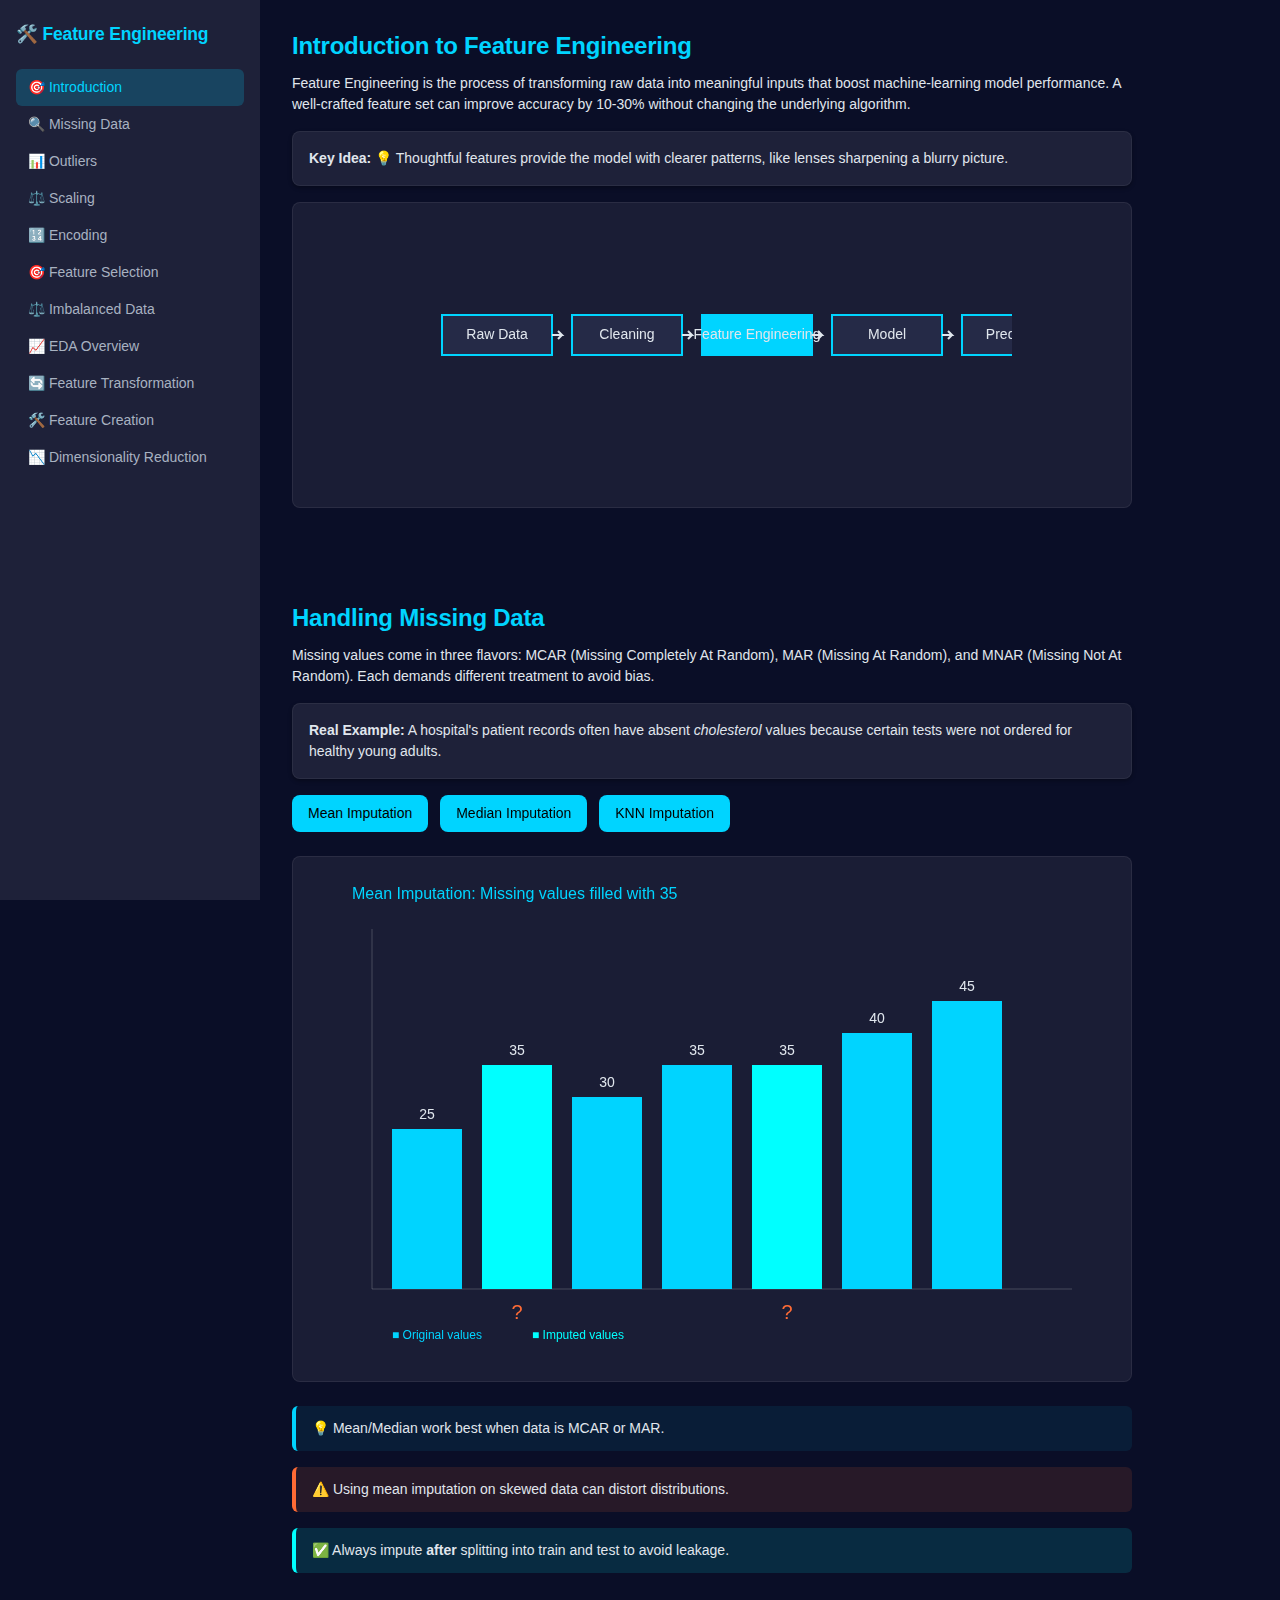
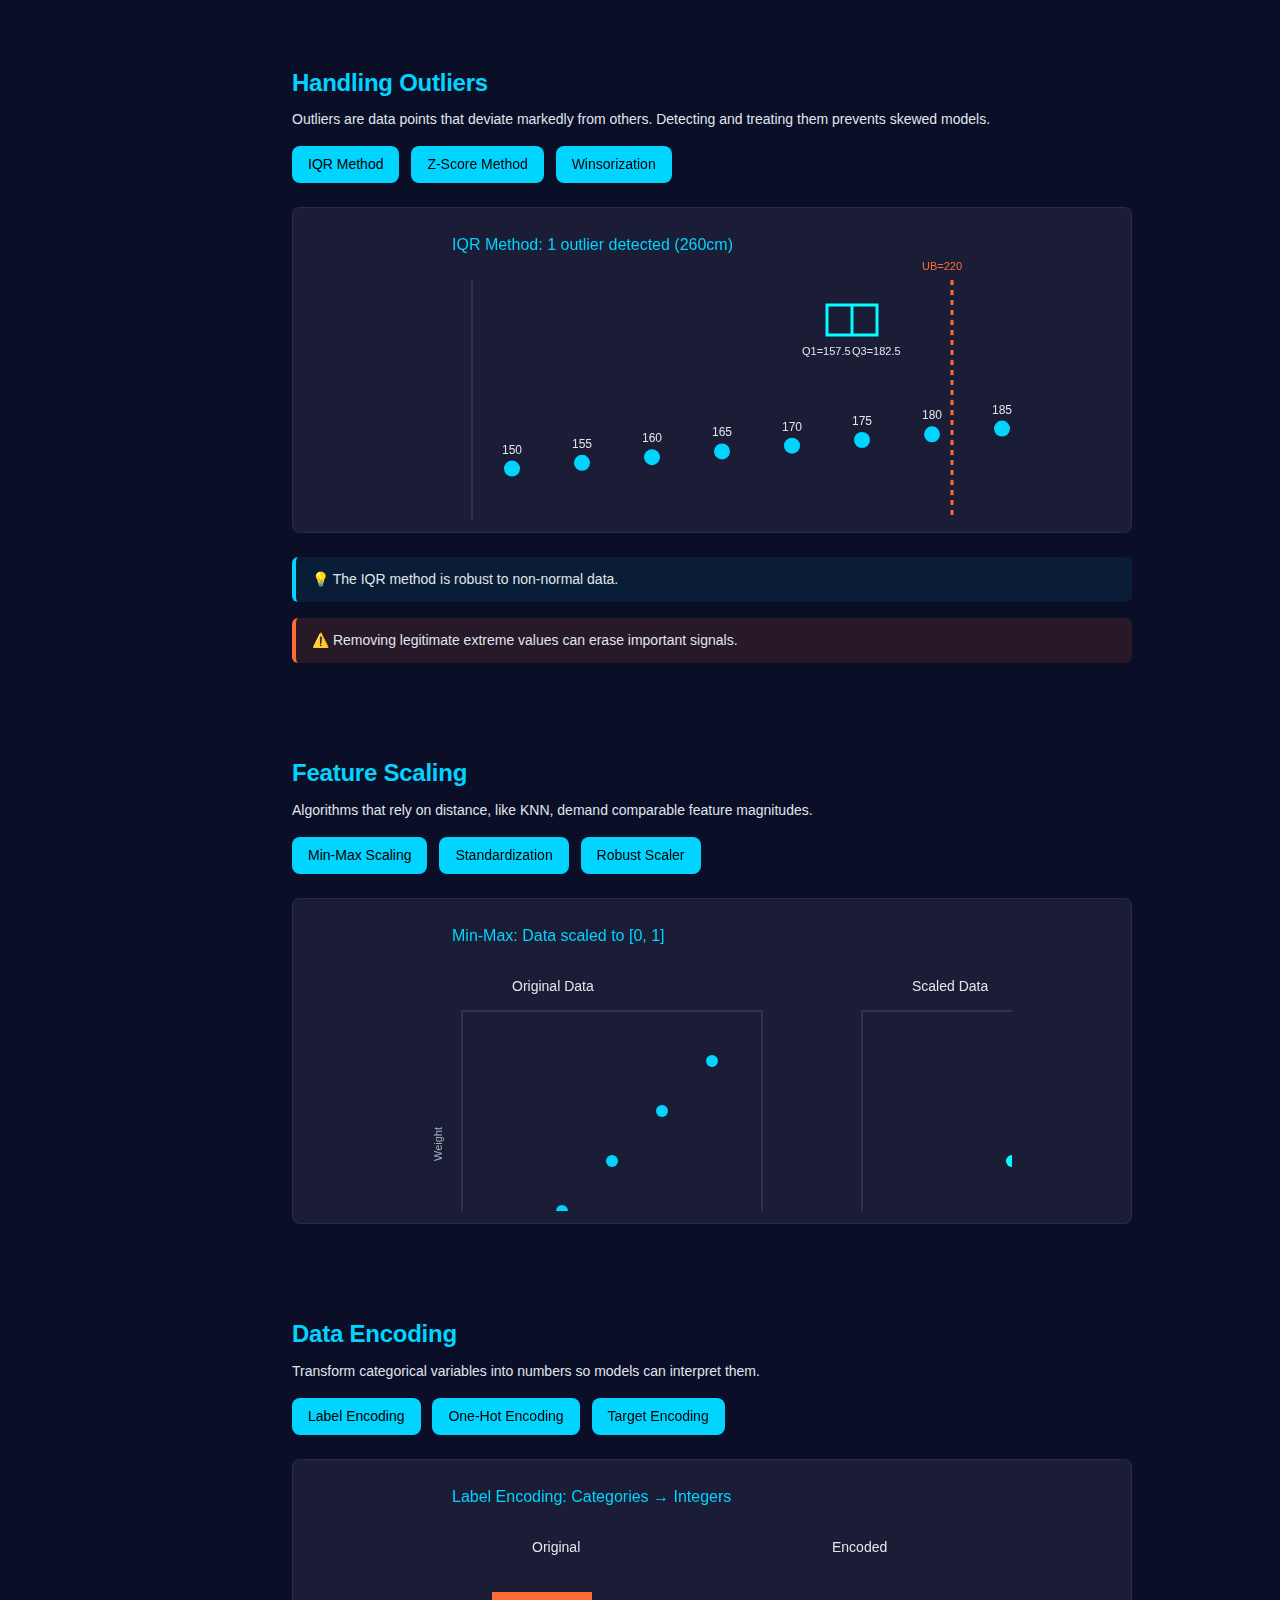
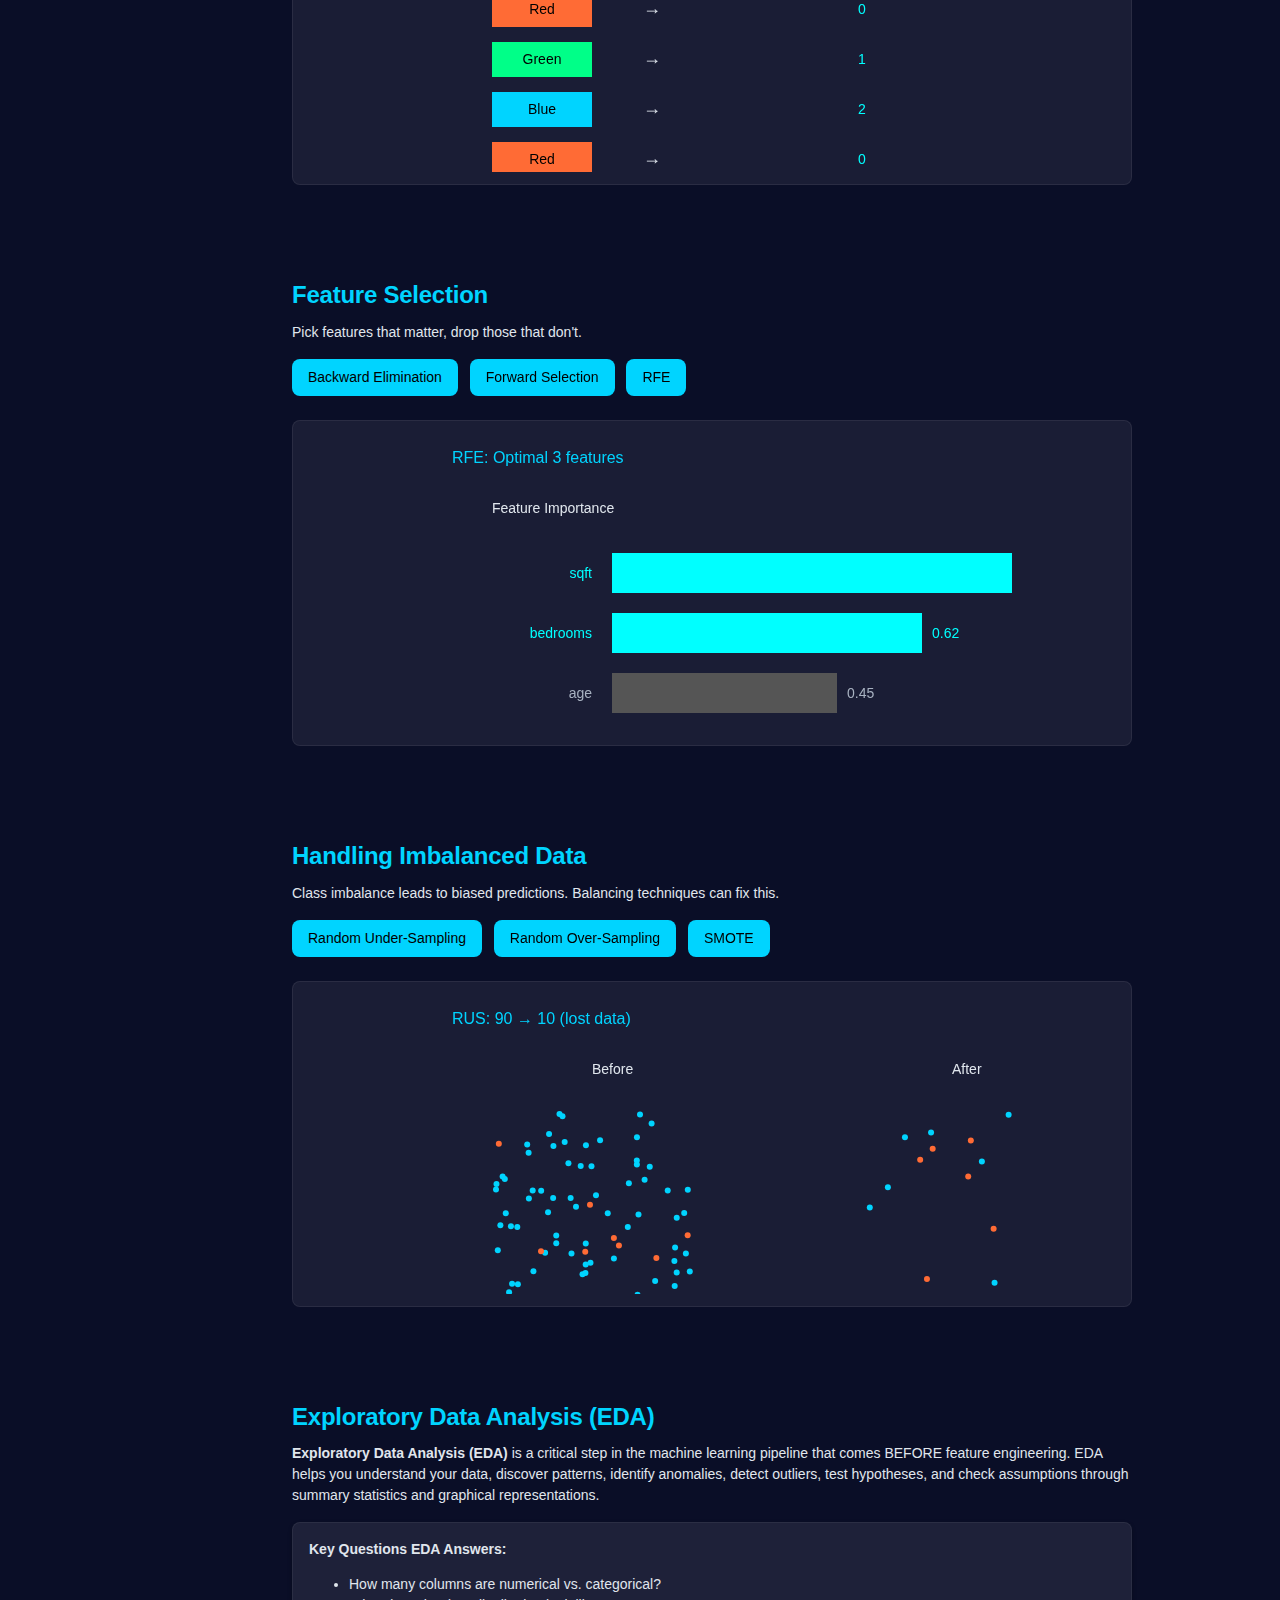
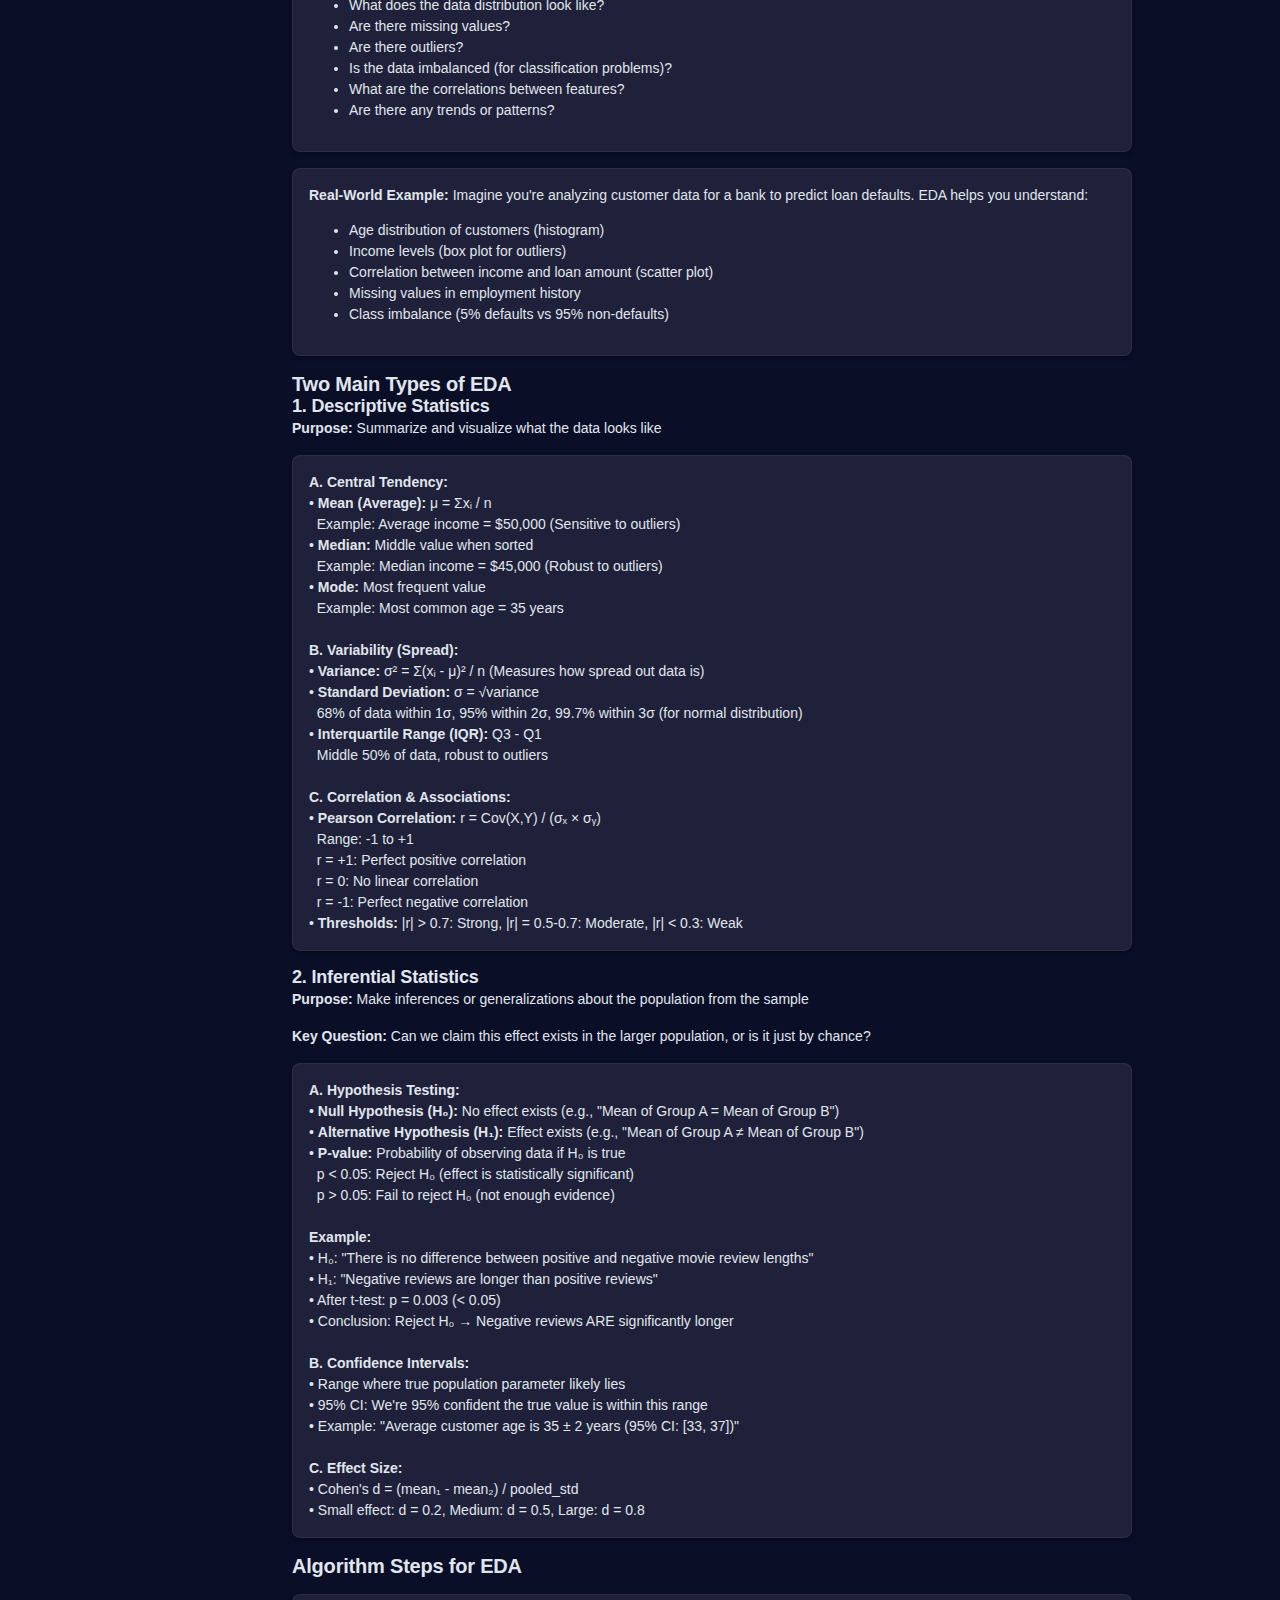
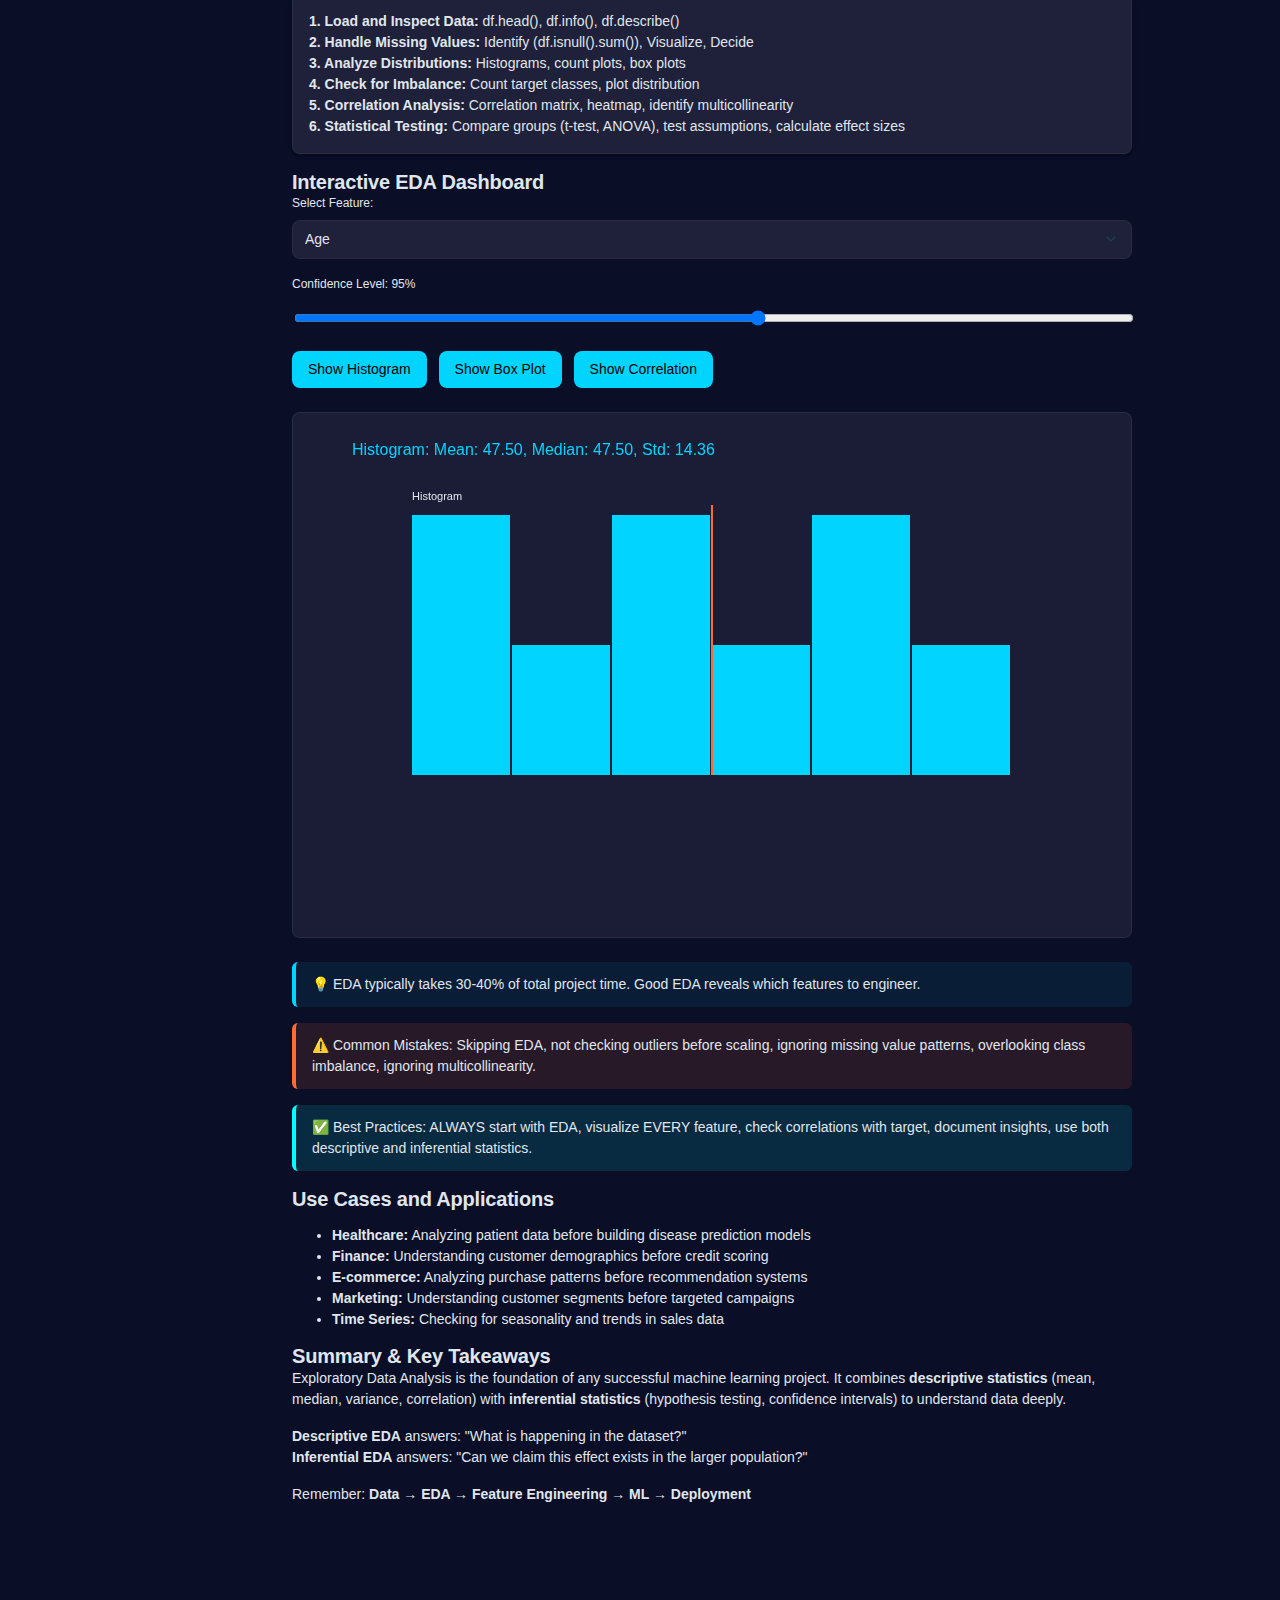
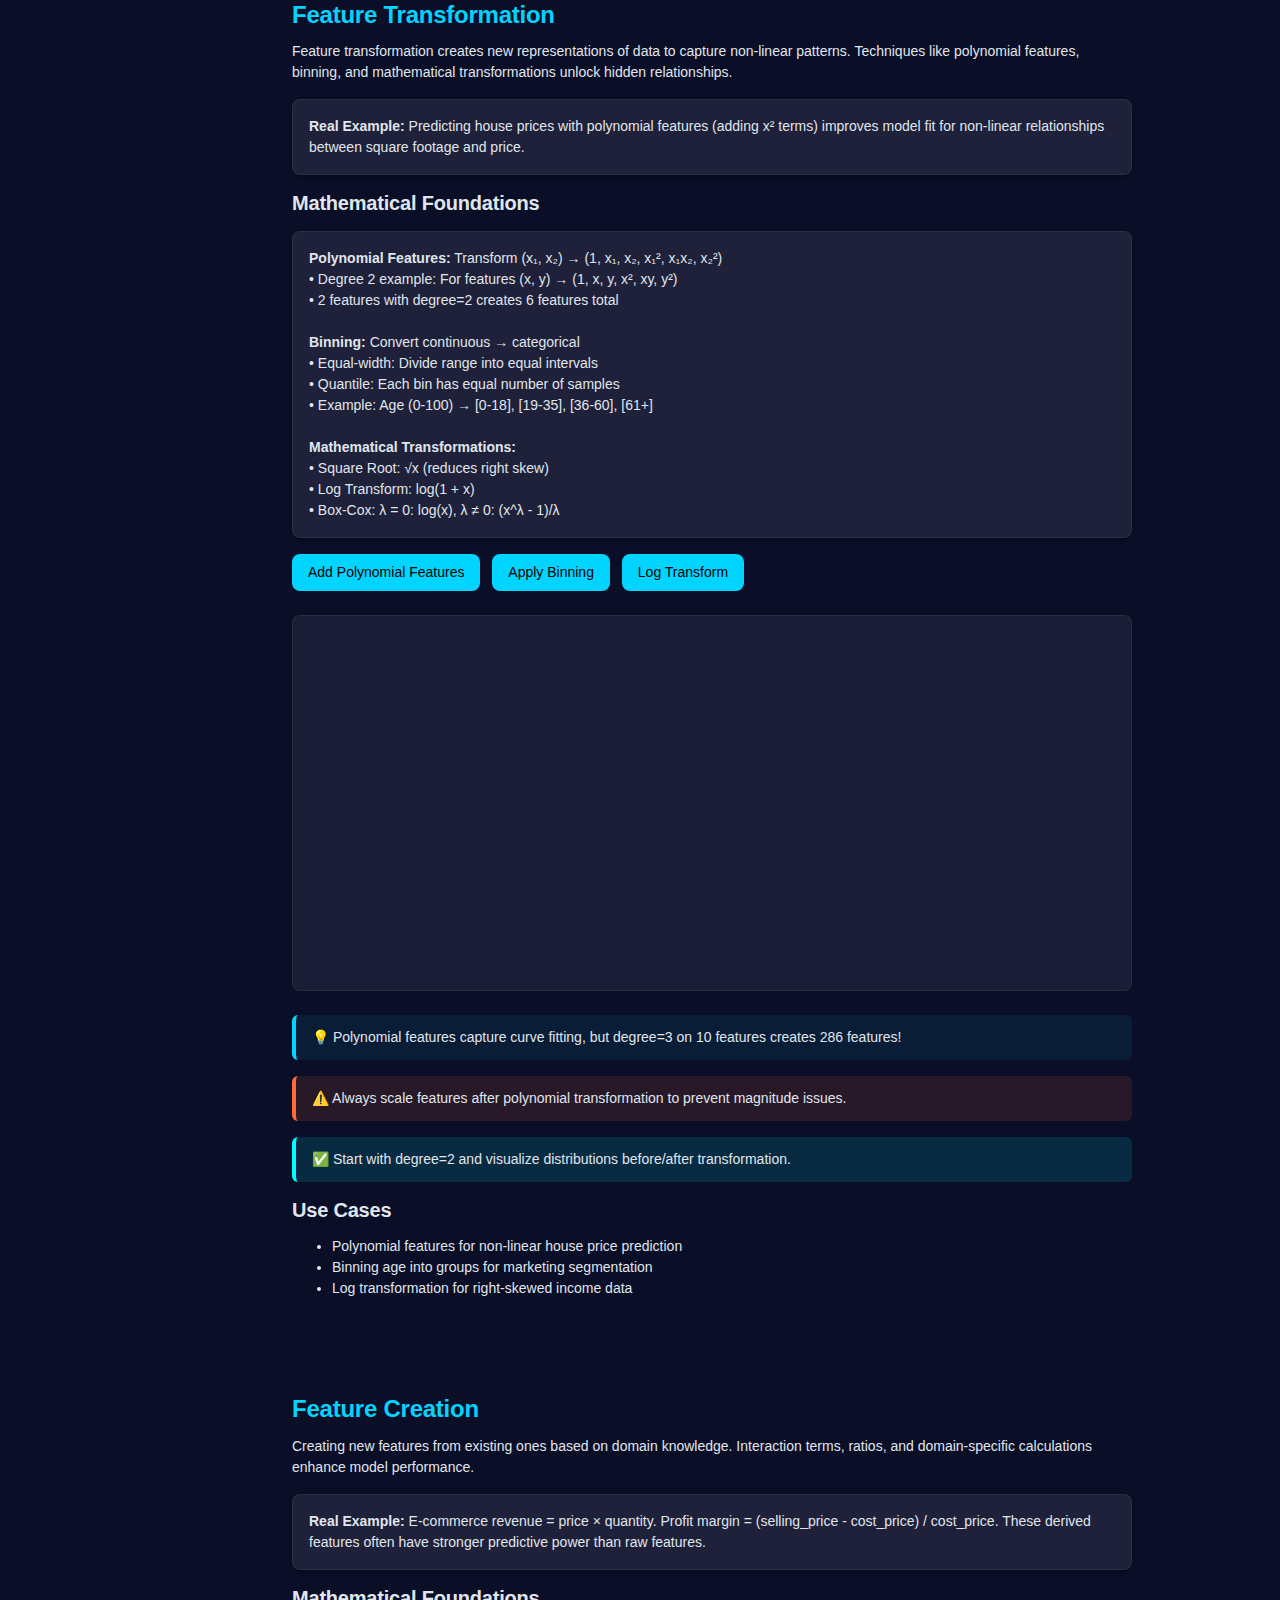
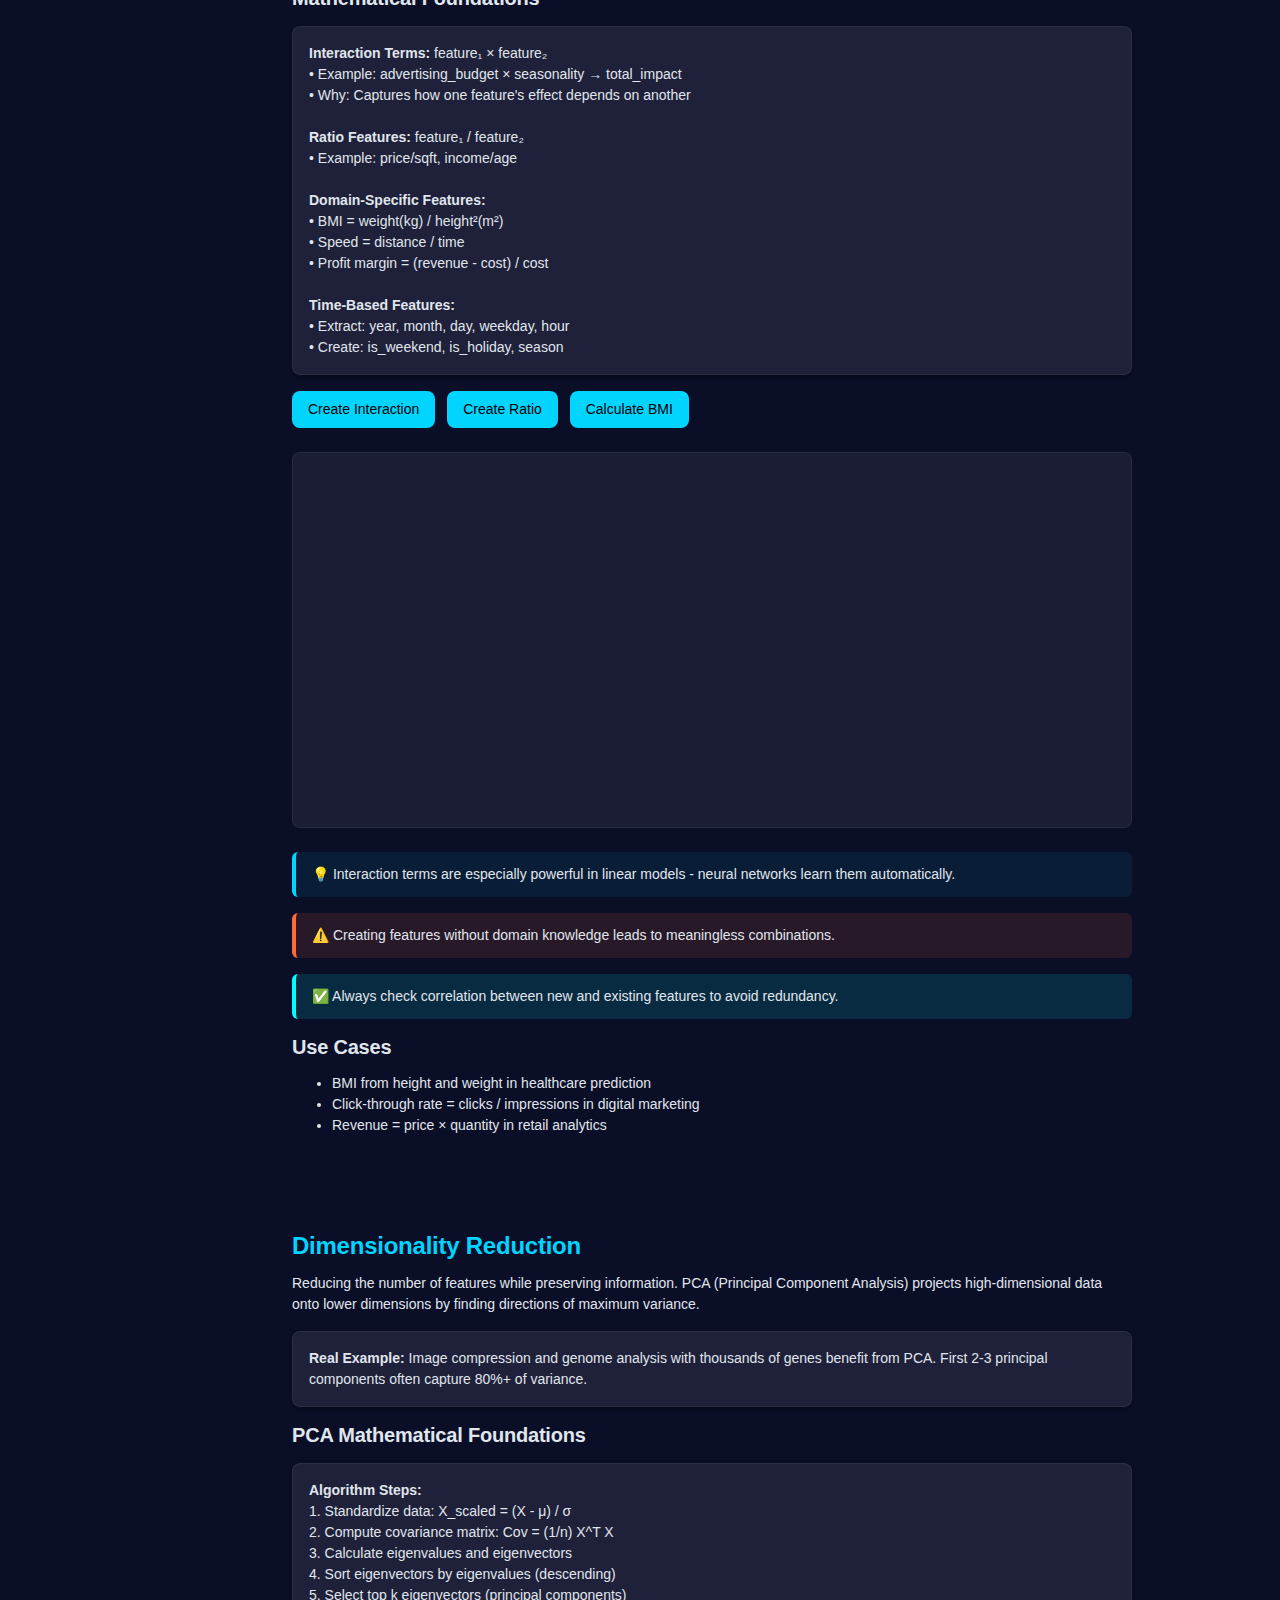
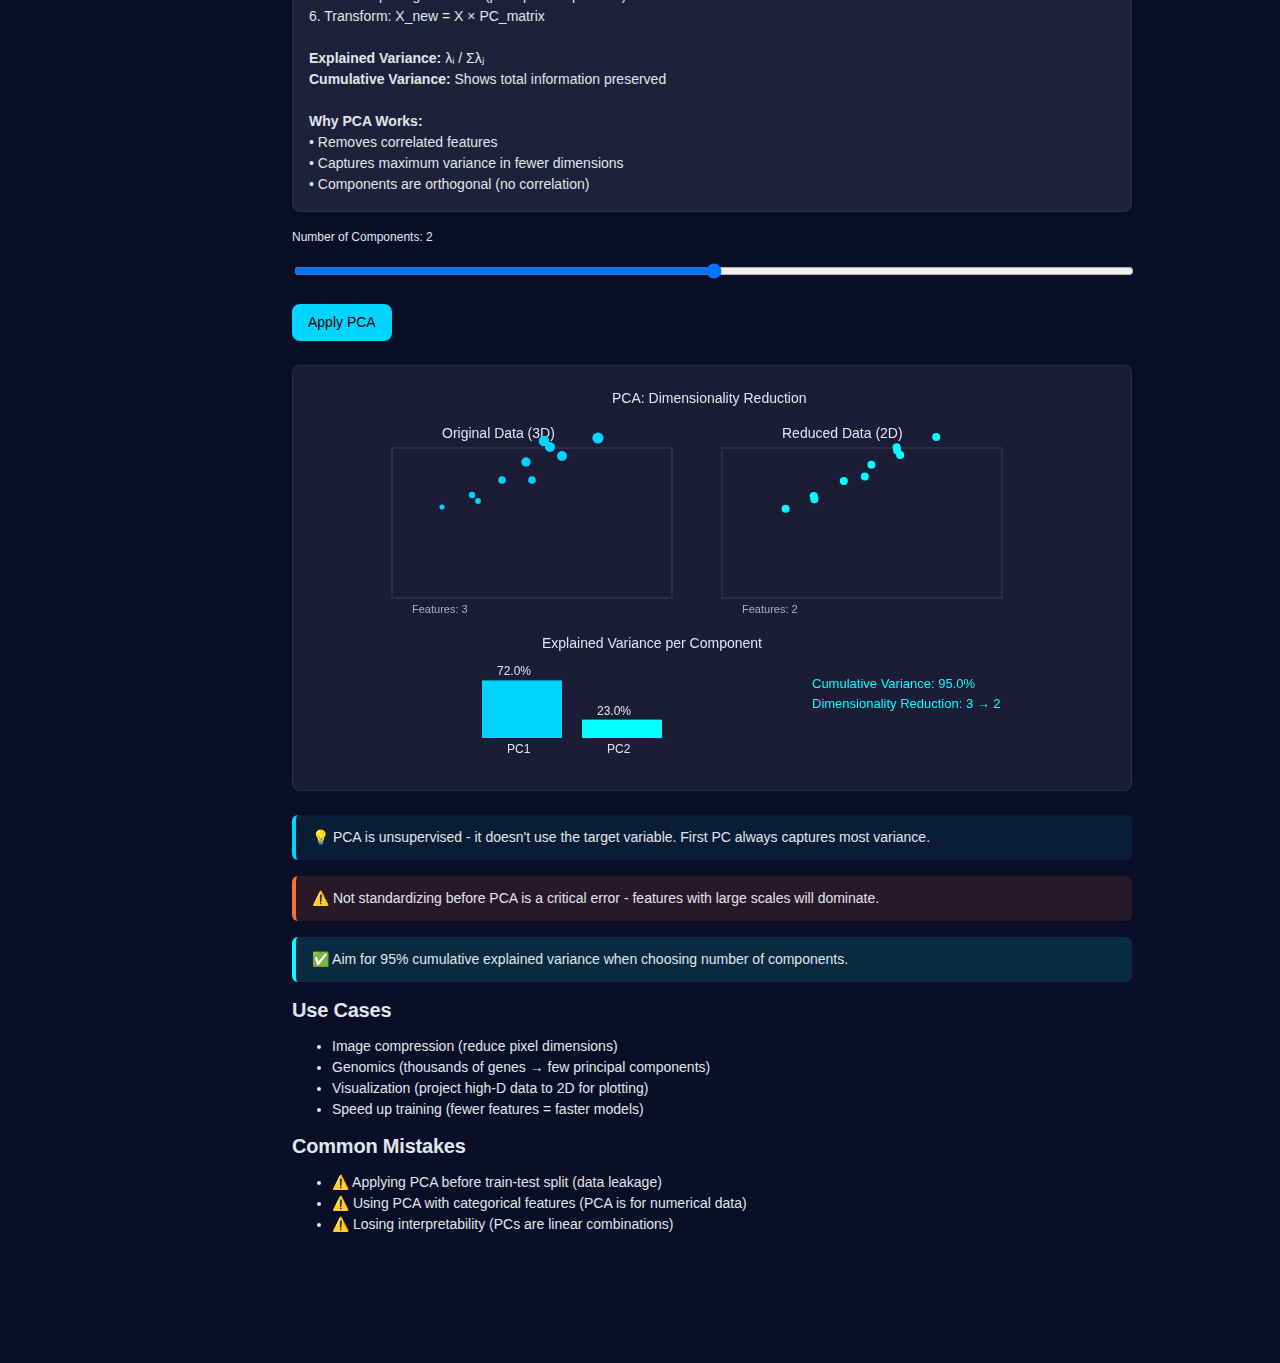
<file: feature-engineering/index.html>
<!DOCTYPE html>
<html lang="en">
<head>
  <meta charset="UTF-8" />
  <meta name="viewport" content="width=device-width, initial-scale=1.0" />
  <title>Feature Engineering Explorer</title>
  <link rel="stylesheet" href="style.css" />
</head>
<body>
  <div class="app flex">
    <!-- Sidebar Navigation -->
    <aside class="sidebar" id="sidebar">
      <h1 class="sidebar__title">🛠️ Feature Engineering</h1>
      <nav>
        <ul class="nav__list" id="navList">
          <li><a href="#intro" class="nav__link">🎯 Introduction</a></li>
          <li><a href="#missing-data" class="nav__link">🔍 Missing Data</a></li>
          <li><a href="#outliers" class="nav__link">📊 Outliers</a></li>
          <li><a href="#scaling" class="nav__link">⚖️ Scaling</a></li>
          <li><a href="#encoding" class="nav__link">🔢 Encoding</a></li>
          <li><a href="#feature-selection" class="nav__link">🎯 Feature Selection</a></li>
          <li><a href="#imbalanced-data" class="nav__link">⚖️ Imbalanced Data</a></li>
          <li><a href="#eda" class="nav__link">📈 EDA Overview</a></li>
          <li><a href="#feature-transformation" class="nav__link">🔄 Feature Transformation</a></li>
          <li><a href="#feature-creation" class="nav__link">🛠️ Feature Creation</a></li>
          <li><a href="#dimensionality-reduction" class="nav__link">📉 Dimensionality Reduction</a></li>
        </ul>
      </nav>
    </aside>

    <!-- Main Content -->
    <main class="content" id="content">
      <!-- ============================ 1. INTRO ============================ -->
      <section id="intro" class="topic-section">
        <h2>Introduction to Feature Engineering</h2>
        <p>Feature Engineering is the process of transforming raw data into meaningful inputs that boost machine-learning model performance. A well-crafted feature set can improve accuracy by 10-30% without changing the underlying algorithm.</p>

        <div class="info-card">
          <strong>Key Idea:</strong> 💡 Thoughtful features provide the model with clearer patterns, like lenses sharpening a blurry picture.
        </div>

        <!-- Canvas Visual -->
        <div class="canvas-wrapper">
          <canvas id="canvas-intro" width="600" height="280"></canvas>
        </div>
      </section>

      <!-- ====================== 2. HANDLING MISSING DATA ================== -->
      <section id="missing-data" class="topic-section">
        <h2>Handling Missing Data</h2>
        <p>Missing values come in three flavors: MCAR (Missing Completely At Random), MAR (Missing At Random), and MNAR (Missing Not At Random). Each demands different treatment to avoid bias.</p>

        <!-- Real-world Example -->
        <div class="info-card">
          <strong>Real Example:</strong> A hospital's patient records often have absent <em>cholesterol</em> values because certain tests were not ordered for healthy young adults.
        </div>

        <!-- Controls -->
        <div class="form-group">
          <button id="btn-mean-impute" class="btn btn--primary">Mean Imputation</button>
          <button id="btn-median-impute" class="btn btn--primary">Median Imputation</button>
          <button id="btn-knn-impute" class="btn btn--primary">KNN Imputation</button>
        </div>

        <!-- Canvas -->
        <div class="canvas-wrapper">
          <canvas id="canvas-missing-data" width="800" height="500"></canvas>
        </div>

        <!-- Callouts -->
        <div class="callout callout--insight">💡 Mean/Median work best when data is MCAR or MAR.</div>
        <div class="callout callout--mistake">⚠️ Using mean imputation on skewed data can distort distributions.</div>
        <div class="callout callout--tip">✅ Always impute <strong>after</strong> splitting into train and test to avoid leakage.</div>
      </section>

      <!-- ======================= 3. HANDLING OUTLIERS ===================== -->
      <section id="outliers" class="topic-section">
        <h2>Handling Outliers</h2>
        <p>Outliers are data points that deviate markedly from others. Detecting and treating them prevents skewed models.</p>

        <div class="form-group">
          <button id="btn-detect-iqr" class="btn btn--primary">IQR Method</button>
          <button id="btn-detect-zscore" class="btn btn--primary">Z-Score Method</button>
          <button id="btn-winsorize" class="btn btn--primary">Winsorization</button>
        </div>

        <div class="canvas-wrapper">
          <canvas id="canvas-outliers" width="600" height="300"></canvas>
        </div>

        <div class="callout callout--insight">💡 The IQR method is robust to non-normal data.</div>
        <div class="callout callout--mistake">⚠️ Removing legitimate extreme values can erase important signals.</div>
      </section>

      <!-- ========================== 4. SCALING ============================ -->
      <section id="scaling" class="topic-section">
        <h2>Feature Scaling</h2>
        <p>Algorithms that rely on distance, like KNN, demand comparable feature magnitudes.</p>

        <div class="form-group">
          <button id="btn-minmax" class="btn btn--primary">Min-Max Scaling</button>
          <button id="btn-standardize" class="btn btn--primary">Standardization</button>
          <button id="btn-robust" class="btn btn--primary">Robust Scaler</button>
        </div>

        <div class="canvas-wrapper">
          <canvas id="canvas-scaling" width="600" height="300"></canvas>
        </div>
      </section>

      <!-- ========================== 5. ENCODING =========================== -->
      <section id="encoding" class="topic-section">
        <h2>Data Encoding</h2>
        <p>Transform categorical variables into numbers so models can interpret them.</p>

        <div class="form-group">
          <button id="btn-label-encode" class="btn btn--primary">Label Encoding</button>
          <button id="btn-onehot-encode" class="btn btn--primary">One-Hot Encoding</button>
          <button id="btn-target-encode" class="btn btn--primary">Target Encoding</button>
        </div>

        <div class="canvas-wrapper">
          <canvas id="canvas-encoding" width="600" height="300"></canvas>
        </div>
      </section>

      <!-- ===================== 6. FEATURE SELECTION ======================= -->
      <section id="feature-selection" class="topic-section">
        <h2>Feature Selection</h2>
        <p>Pick features that matter, drop those that don't.</p>

        <div class="form-group">
          <button id="btn-backward-elim" class="btn btn--primary">Backward Elimination</button>
          <button id="btn-forward-select" class="btn btn--primary">Forward Selection</button>
          <button id="btn-rfe" class="btn btn--primary">RFE</button>
        </div>

        <div class="canvas-wrapper">
          <canvas id="canvas-selection" width="600" height="300"></canvas>
        </div>
      </section>

      <!-- =================== 7. IMBALANCED DATA =========================== -->
      <section id="imbalanced-data" class="topic-section">
        <h2>Handling Imbalanced Data</h2>
        <p>Class imbalance leads to biased predictions. Balancing techniques can fix this.</p>

        <div class="form-group">
          <button id="btn-rus" class="btn btn--primary">Random Under-Sampling</button>
          <button id="btn-ros" class="btn btn--primary">Random Over-Sampling</button>
          <button id="btn-smote" class="btn btn--primary">SMOTE</button>
        </div>

        <div class="canvas-wrapper">
          <canvas id="canvas-imbalanced" width="600" height="300"></canvas>
        </div>
      </section>

      <!-- ========================== 8. EDA ================================ -->
      <section id="eda" class="topic-section">
        <h2>Exploratory Data Analysis (EDA)</h2>
        <p><strong>Exploratory Data Analysis (EDA)</strong> is a critical step in the machine learning pipeline that comes BEFORE feature engineering. EDA helps you understand your data, discover patterns, identify anomalies, detect outliers, test hypotheses, and check assumptions through summary statistics and graphical representations.</p>

        <div class="info-card">
          <strong>Key Questions EDA Answers:</strong>
          <ul>
            <li>How many columns are numerical vs. categorical?</li>
            <li>What does the data distribution look like?</li>
            <li>Are there missing values?</li>
            <li>Are there outliers?</li>
            <li>Is the data imbalanced (for classification problems)?</li>
            <li>What are the correlations between features?</li>
            <li>Are there any trends or patterns?</li>
          </ul>
        </div>

        <div class="info-card">
          <strong>Real-World Example:</strong> Imagine you're analyzing customer data for a bank to predict loan defaults. EDA helps you understand:
          <ul>
            <li>Age distribution of customers (histogram)</li>
            <li>Income levels (box plot for outliers)</li>
            <li>Correlation between income and loan amount (scatter plot)</li>
            <li>Missing values in employment history</li>
            <li>Class imbalance (5% defaults vs 95% non-defaults)</li>
          </ul>
        </div>

        <h3>Two Main Types of EDA</h3>

        <h4>1. Descriptive Statistics</h4>
        <p><strong>Purpose:</strong> Summarize and visualize what the data looks like</p>

        <div class="info-card">
          <strong>A. Central Tendency:</strong><br>
          • <strong>Mean (Average):</strong> μ = Σxᵢ / n<br>
          &nbsp;&nbsp;Example: Average income = $50,000 (Sensitive to outliers)<br>
          • <strong>Median:</strong> Middle value when sorted<br>
          &nbsp;&nbsp;Example: Median income = $45,000 (Robust to outliers)<br>
          • <strong>Mode:</strong> Most frequent value<br>
          &nbsp;&nbsp;Example: Most common age = 35 years<br><br>

          <strong>B. Variability (Spread):</strong><br>
          • <strong>Variance:</strong> σ² = Σ(xᵢ - μ)² / n (Measures how spread out data is)<br>
          • <strong>Standard Deviation:</strong> σ = √variance<br>
          &nbsp;&nbsp;68% of data within 1σ, 95% within 2σ, 99.7% within 3σ (for normal distribution)<br>
          • <strong>Interquartile Range (IQR):</strong> Q3 - Q1<br>
          &nbsp;&nbsp;Middle 50% of data, robust to outliers<br><br>

          <strong>C. Correlation &amp; Associations:</strong><br>
          • <strong>Pearson Correlation:</strong> r = Cov(X,Y) / (σₓ × σᵧ)<br>
          &nbsp;&nbsp;Range: -1 to +1<br>
          &nbsp;&nbsp;r = +1: Perfect positive correlation<br>
          &nbsp;&nbsp;r = 0: No linear correlation<br>
          &nbsp;&nbsp;r = -1: Perfect negative correlation<br>
          • <strong>Thresholds:</strong> |r| &gt; 0.7: Strong, |r| = 0.5-0.7: Moderate, |r| &lt; 0.3: Weak
        </div>

        <h4>2. Inferential Statistics</h4>
        <p><strong>Purpose:</strong> Make inferences or generalizations about the population from the sample</p>
        <p><strong>Key Question:</strong> Can we claim this effect exists in the larger population, or is it just by chance?</p>

        <div class="info-card">
          <strong>A. Hypothesis Testing:</strong><br>
          • <strong>Null Hypothesis (H₀):</strong> No effect exists (e.g., "Mean of Group A = Mean of Group B")<br>
          • <strong>Alternative Hypothesis (H₁):</strong> Effect exists (e.g., "Mean of Group A ≠ Mean of Group B")<br>
          • <strong>P-value:</strong> Probability of observing data if H₀ is true<br>
          &nbsp;&nbsp;p &lt; 0.05: Reject H₀ (effect is statistically significant)<br>
          &nbsp;&nbsp;p &gt; 0.05: Fail to reject H₀ (not enough evidence)<br><br>

          <strong>Example:</strong><br>
          • H₀: "There is no difference between positive and negative movie review lengths"<br>
          • H₁: "Negative reviews are longer than positive reviews"<br>
          • After t-test: p = 0.003 (&lt; 0.05)<br>
          • Conclusion: Reject H₀ → Negative reviews ARE significantly longer<br><br>

          <strong>B. Confidence Intervals:</strong><br>
          • Range where true population parameter likely lies<br>
          • 95% CI: We're 95% confident the true value is within this range<br>
          • Example: "Average customer age is 35 ± 2 years (95% CI: [33, 37])"<br><br>

          <strong>C. Effect Size:</strong><br>
          • Cohen's d = (mean₁ - mean₂) / pooled_std<br>
          • Small effect: d = 0.2, Medium: d = 0.5, Large: d = 0.8
        </div>

        <h3>Algorithm Steps for EDA</h3>
        <div class="info-card">
          <strong>1. Load and Inspect Data:</strong> df.head(), df.info(), df.describe()<br>
          <strong>2. Handle Missing Values:</strong> Identify (df.isnull().sum()), Visualize, Decide<br>
          <strong>3. Analyze Distributions:</strong> Histograms, count plots, box plots<br>
          <strong>4. Check for Imbalance:</strong> Count target classes, plot distribution<br>
          <strong>5. Correlation Analysis:</strong> Correlation matrix, heatmap, identify multicollinearity<br>
          <strong>6. Statistical Testing:</strong> Compare groups (t-test, ANOVA), test assumptions, calculate effect sizes
        </div>

        <h3>Interactive EDA Dashboard</h3>
        <div class="form-group">
          <label for="edaFeature" class="form-label">Select Feature:</label>
          <select id="edaFeature" class="form-control w-100">
            <option value="age">Age</option>
            <option value="income">Income</option>
            <option value="credit">Credit Score</option>
          </select>
        </div>

        <div class="form-group">
          <label for="confidenceLevel" class="form-label">Confidence Level: <span id="confidenceValue">95</span>%</label>
          <input type="range" id="confidenceLevel" min="90" max="99" step="1" value="95" class="form-control" />
        </div>

        <div class="form-group">
          <button id="btn-histogram" class="btn btn--primary">Show Histogram</button>
          <button id="btn-boxplot" class="btn btn--primary">Show Box Plot</button>
          <button id="btn-correlation" class="btn btn--primary">Show Correlation</button>
        </div>

        <div class="canvas-wrapper">
          <canvas id="canvas-eda" width="800" height="500"></canvas>
        </div>

        <div class="callout callout--insight">💡 EDA typically takes 30-40% of total project time. Good EDA reveals which features to engineer.</div>
        <div class="callout callout--mistake">⚠️ Common Mistakes: Skipping EDA, not checking outliers before scaling, ignoring missing value patterns, overlooking class imbalance, ignoring multicollinearity.</div>
        <div class="callout callout--tip">✅ Best Practices: ALWAYS start with EDA, visualize EVERY feature, check correlations with target, document insights, use both descriptive and inferential statistics.</div>

        <h3>Use Cases and Applications</h3>
        <ul>
          <li><strong>Healthcare:</strong> Analyzing patient data before building disease prediction models</li>
          <li><strong>Finance:</strong> Understanding customer demographics before credit scoring</li>
          <li><strong>E-commerce:</strong> Analyzing purchase patterns before recommendation systems</li>
          <li><strong>Marketing:</strong> Understanding customer segments before targeted campaigns</li>
          <li><strong>Time Series:</strong> Checking for seasonality and trends in sales data</li>
        </ul>

        <h3>Summary &amp; Key Takeaways</h3>
        <p>Exploratory Data Analysis is the foundation of any successful machine learning project. It combines <strong>descriptive statistics</strong> (mean, median, variance, correlation) with <strong>inferential statistics</strong> (hypothesis testing, confidence intervals) to understand data deeply.</p>
        <p><strong>Descriptive EDA</strong> answers: "What is happening in the dataset?"<br>
        <strong>Inferential EDA</strong> answers: "Can we claim this effect exists in the larger population?"</p>
        <p>Remember: <strong>Data → EDA → Feature Engineering → ML → Deployment</strong></p>
      </section>

      <!-- =================== 9. FEATURE TRANSFORMATION ==================== -->
      <section id="feature-transformation" class="topic-section">
        <h2>Feature Transformation</h2>
        <p>Feature transformation creates new representations of data to capture non-linear patterns. Techniques like polynomial features, binning, and mathematical transformations unlock hidden relationships.</p>

        <div class="info-card">
          <strong>Real Example:</strong> Predicting house prices with polynomial features (adding x² terms) improves model fit for non-linear relationships between square footage and price.
        </div>

        <h3>Mathematical Foundations</h3>
        <div class="info-card">
          <strong>Polynomial Features:</strong> Transform (x₁, x₂) → (1, x₁, x₂, x₁², x₁x₂, x₂²)<br>
          • Degree 2 example: For features (x, y) → (1, x, y, x², xy, y²)<br>
          • 2 features with degree=2 creates 6 features total<br><br>
          <strong>Binning:</strong> Convert continuous → categorical<br>
          • Equal-width: Divide range into equal intervals<br>
          • Quantile: Each bin has equal number of samples<br>
          • Example: Age (0-100) → [0-18], [19-35], [36-60], [61+]<br><br>
          <strong>Mathematical Transformations:</strong><br>
          • Square Root: √x (reduces right skew)<br>
          • Log Transform: log(1 + x)<br>
          • Box-Cox: λ = 0: log(x), λ ≠ 0: (x^λ - 1)/λ
        </div>

        <div class="form-group">
          <button id="btn-polynomial" class="btn btn--primary">Add Polynomial Features</button>
          <button id="btn-binning" class="btn btn--primary">Apply Binning</button>
          <button id="btn-log" class="btn btn--primary">Log Transform</button>
        </div>

        <div class="canvas-wrapper">
          <canvas id="canvas-transformation" width="700" height="350"></canvas>
        </div>

        <div class="callout callout--insight">💡 Polynomial features capture curve fitting, but degree=3 on 10 features creates 286 features!</div>
        <div class="callout callout--mistake">⚠️ Always scale features after polynomial transformation to prevent magnitude issues.</div>
        <div class="callout callout--tip">✅ Start with degree=2 and visualize distributions before/after transformation.</div>

        <h3>Use Cases</h3>
        <ul>
          <li>Polynomial features for non-linear house price prediction</li>
          <li>Binning age into groups for marketing segmentation</li>
          <li>Log transformation for right-skewed income data</li>
        </ul>
      </section>

      <!-- =================== 10. FEATURE CREATION ========================= -->
      <section id="feature-creation" class="topic-section">
        <h2>Feature Creation</h2>
        <p>Creating new features from existing ones based on domain knowledge. Interaction terms, ratios, and domain-specific calculations enhance model performance.</p>

        <div class="info-card">
          <strong>Real Example:</strong> E-commerce revenue = price × quantity. Profit margin = (selling_price - cost_price) / cost_price. These derived features often have stronger predictive power than raw features.
        </div>

        <h3>Mathematical Foundations</h3>
        <div class="info-card">
          <strong>Interaction Terms:</strong> feature₁ × feature₂<br>
          • Example: advertising_budget × seasonality → total_impact<br>
          • Why: Captures how one feature's effect depends on another<br><br>
          <strong>Ratio Features:</strong> feature₁ / feature₂<br>
          • Example: price/sqft, income/age<br><br>
          <strong>Domain-Specific Features:</strong><br>
          • BMI = weight(kg) / height²(m²)<br>
          • Speed = distance / time<br>
          • Profit margin = (revenue - cost) / cost<br><br>
          <strong>Time-Based Features:</strong><br>
          • Extract: year, month, day, weekday, hour<br>
          • Create: is_weekend, is_holiday, season
        </div>

        <div class="form-group">
          <button id="btn-interaction" class="btn btn--primary">Create Interaction</button>
          <button id="btn-ratio" class="btn btn--primary">Create Ratio</button>
          <button id="btn-bmi" class="btn btn--primary">Calculate BMI</button>
        </div>

        <div class="canvas-wrapper">
          <canvas id="canvas-creation" width="700" height="350"></canvas>
        </div>

        <div class="callout callout--insight">💡 Interaction terms are especially powerful in linear models - neural networks learn them automatically.</div>
        <div class="callout callout--mistake">⚠️ Creating features without domain knowledge leads to meaningless combinations.</div>
        <div class="callout callout--tip">✅ Always check correlation between new and existing features to avoid redundancy.</div>

        <h3>Use Cases</h3>
        <ul>
          <li>BMI from height and weight in healthcare prediction</li>
          <li>Click-through rate = clicks / impressions in digital marketing</li>
          <li>Revenue = price × quantity in retail analytics</li>
        </ul>
      </section>

      <!-- ================ 11. DIMENSIONALITY REDUCTION ==================== -->
      <section id="dimensionality-reduction" class="topic-section">
        <h2>Dimensionality Reduction</h2>
        <p>Reducing the number of features while preserving information. PCA (Principal Component Analysis) projects high-dimensional data onto lower dimensions by finding directions of maximum variance.</p>

        <div class="info-card">
          <strong>Real Example:</strong> Image compression and genome analysis with thousands of genes benefit from PCA. First 2-3 principal components often capture 80%+ of variance.
        </div>

        <h3>PCA Mathematical Foundations</h3>
        <div class="info-card">
          <strong>Algorithm Steps:</strong><br>
          1. Standardize data: X_scaled = (X - μ) / σ<br>
          2. Compute covariance matrix: Cov = (1/n) X^T X<br>
          3. Calculate eigenvalues and eigenvectors<br>
          4. Sort eigenvectors by eigenvalues (descending)<br>
          5. Select top k eigenvectors (principal components)<br>
          6. Transform: X_new = X × PC_matrix<br><br>
          <strong>Explained Variance:</strong> λᵢ / Σλⱼ<br>
          <strong>Cumulative Variance:</strong> Shows total information preserved<br><br>
          <strong>Why PCA Works:</strong><br>
          • Removes correlated features<br>
          • Captures maximum variance in fewer dimensions<br>
          • Components are orthogonal (no correlation)
        </div>

        <div class="form-group">
          <label for="slider-components" class="form-label">Number of Components: <span id="pcaValue">2</span></label>
          <input type="range" id="slider-components" min="1" max="3" step="1" value="2" class="form-control" />
        </div>

        <button id="btn-pca-apply" class="btn btn--primary">Apply PCA</button>

        <div class="canvas-wrapper">
          <canvas id="canvas-pca" width="700" height="400"></canvas>
        </div>

        <div class="callout callout--insight">💡 PCA is unsupervised - it doesn't use the target variable. First PC always captures most variance.</div>
        <div class="callout callout--mistake">⚠️ Not standardizing before PCA is a critical error - features with large scales will dominate.</div>
        <div class="callout callout--tip">✅ Aim for 95% cumulative explained variance when choosing number of components.</div>

        <h3>Use Cases</h3>
        <ul>
          <li>Image compression (reduce pixel dimensions)</li>
          <li>Genomics (thousands of genes → few principal components)</li>
          <li>Visualization (project high-D data to 2D for plotting)</li>
          <li>Speed up training (fewer features = faster models)</li>
        </ul>

        <h3>Common Mistakes</h3>
        <ul>
          <li>⚠️ Applying PCA before train-test split (data leakage)</li>
          <li>⚠️ Using PCA with categorical features (PCA is for numerical data)</li>
          <li>⚠️ Losing interpretability (PCs are linear combinations)</li>
        </ul>
      </section>
    </main>
  </div>

  <script src="app.js" defer></script>
</body>
</html>
</file>
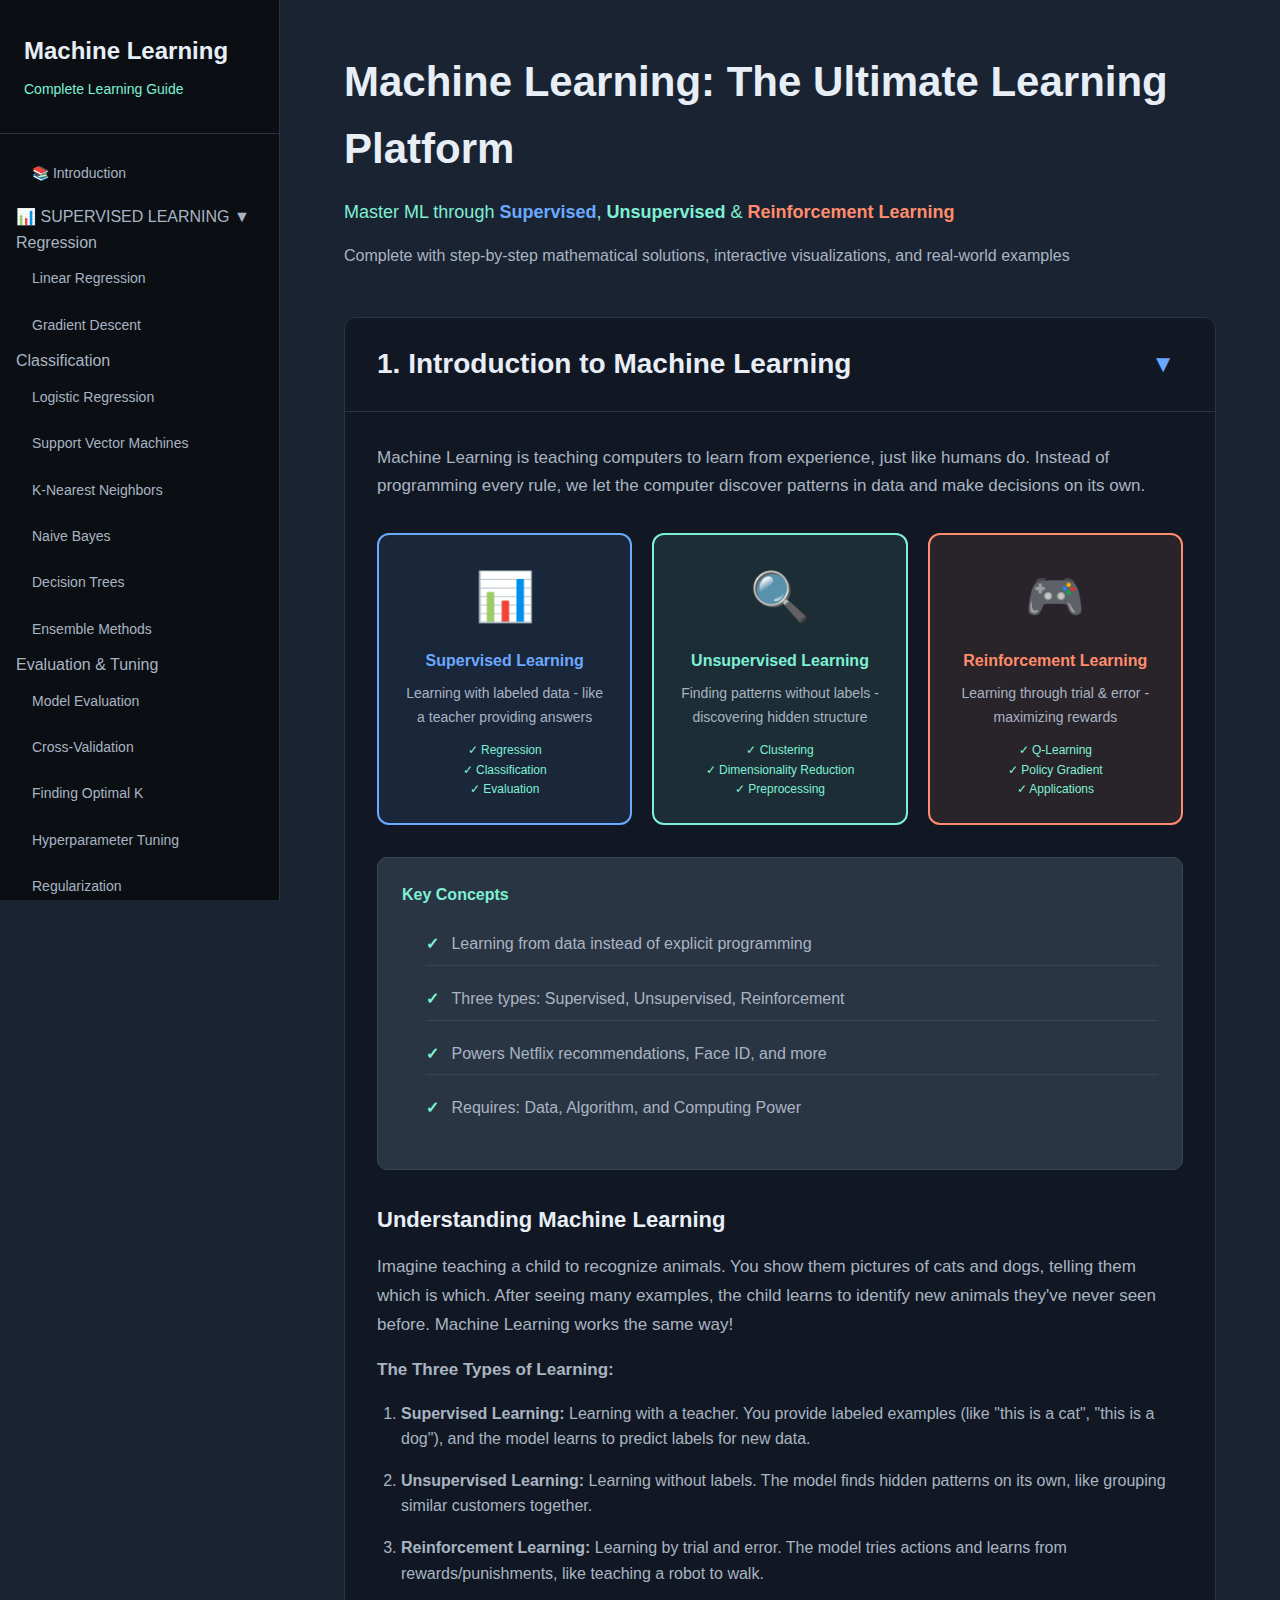
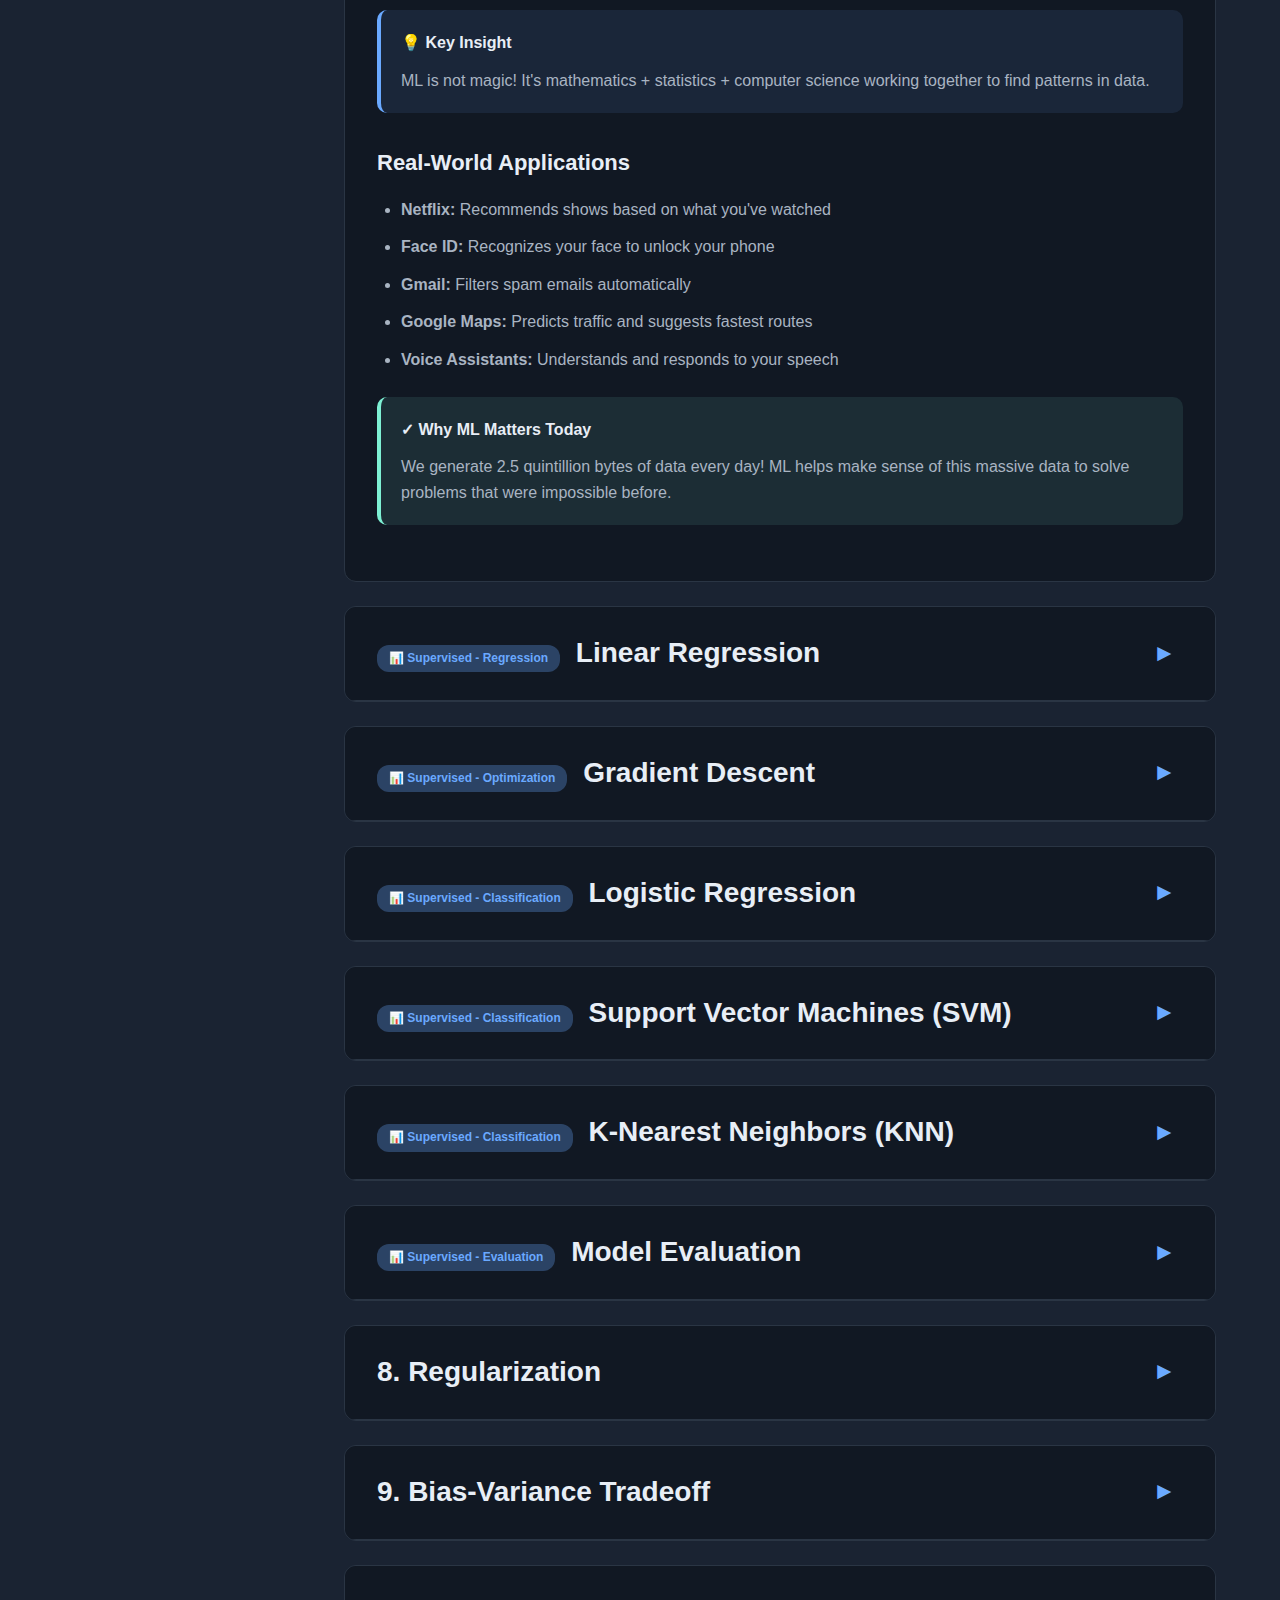
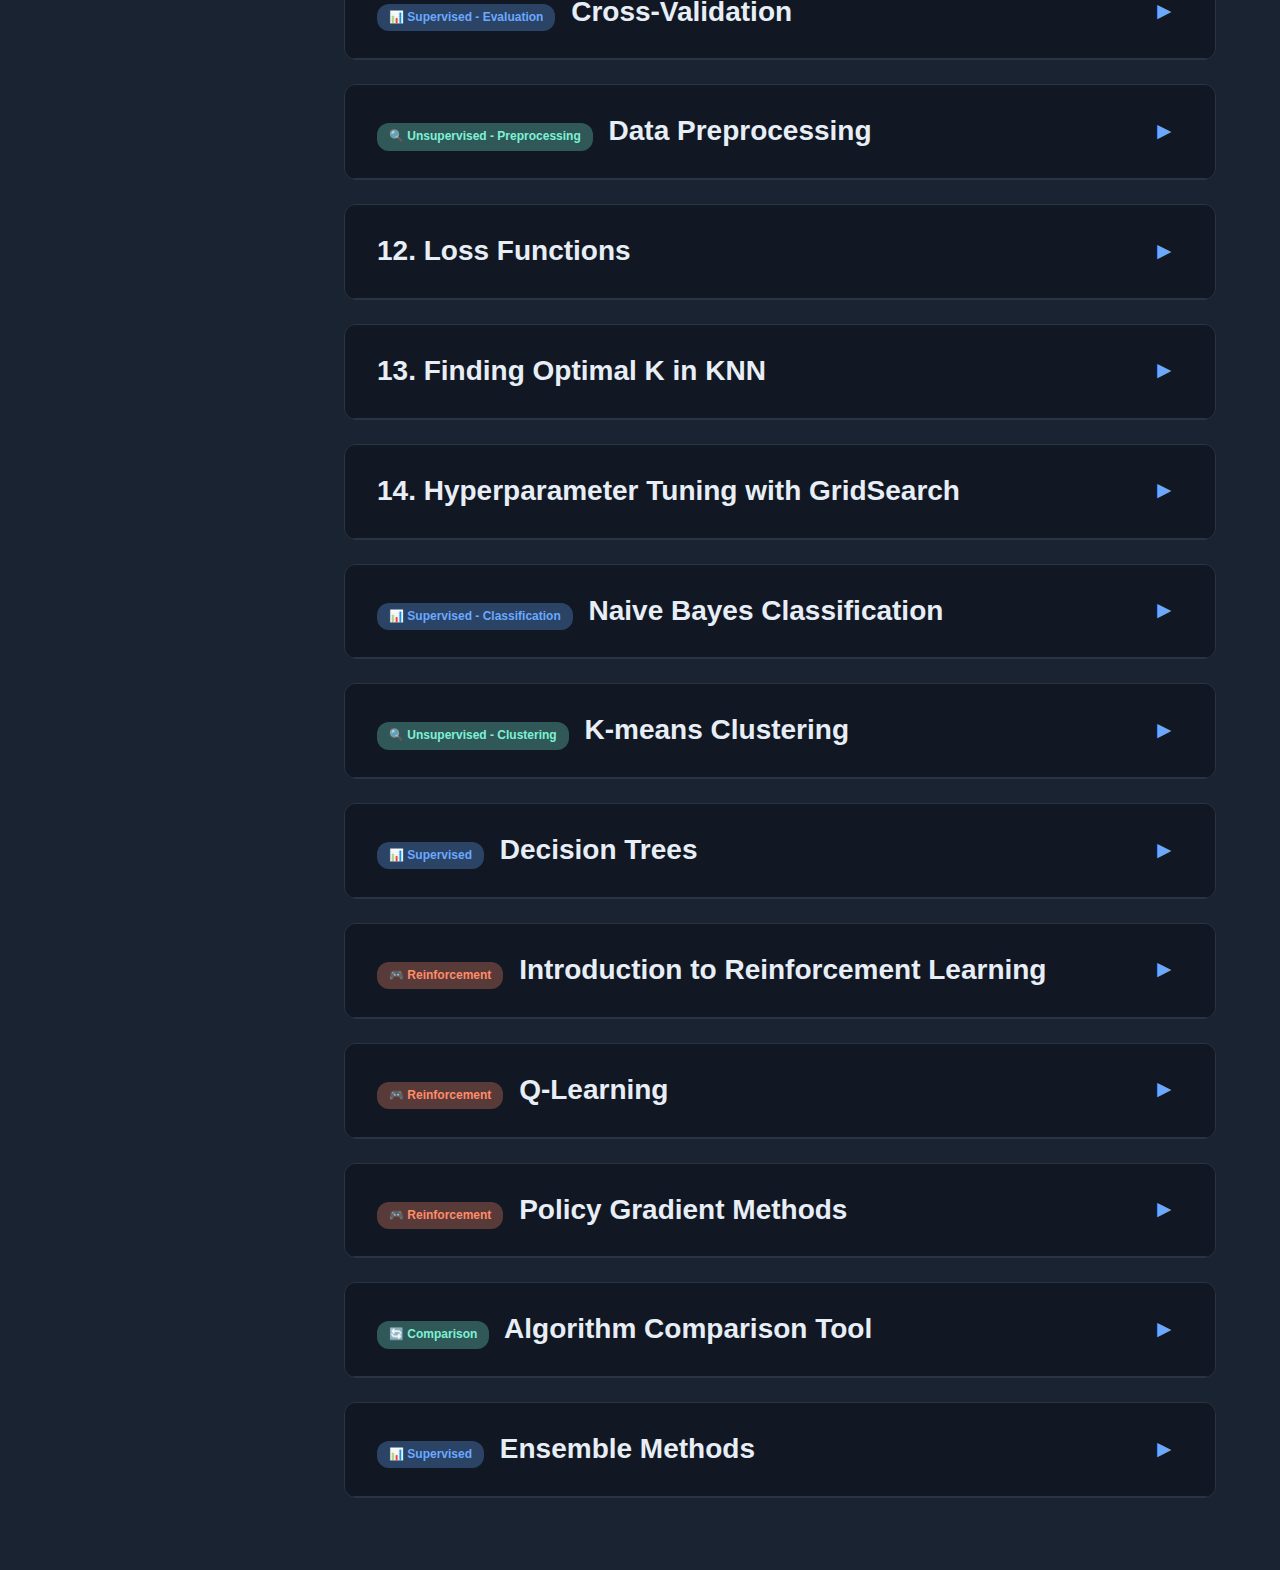
<file: ml_complete-all-topics/index.html>
<!DOCTYPE html>
<html lang="en">
<head>
    <meta charset="UTF-8">
    <meta name="viewport" content="width=device-width, initial-scale=1.0">
    <title>Machine Learning: Complete Educational Guide</title>
    <script src="https://cdn.jsdelivr.net/npm/chart.js"></script>
    <style>
@font-face {
  font-family: 'FKGroteskNeue';
  src: url('https://r2cdn.perplexity.ai/fonts/FKGroteskNeue.woff2') format('woff2');
}

* {
  margin: 0;
  padding: 0;
  box-sizing: border-box;
}

html {
  scroll-behavior: smooth;
}

body {
  font-family: 'FKGroteskNeue', -apple-system, BlinkMacSystemFont, 'Segoe UI', sans-serif;
  background: #1a2332;
  color: #a9b4c2;
  line-height: 1.6;
  font-size: 16px;
}

.guide-container {
  display: flex;
  min-height: 100vh;
}

/* Sidebar */
.toc-sidebar {
  width: 280px;
  background: #0b0f14;
  border-right: 1px solid #2a3544;
  position: fixed;
  height: 100vh;
  overflow-y: auto;
  z-index: 100;
}

.toc-header {
  padding: 32px 24px;
  border-bottom: 1px solid #2a3544;
}

.toc-header h1 {
  font-size: 24px;
  font-weight: 600;
  color: #e8eef6;
  margin-bottom: 8px;
}

.toc-subtitle {
  font-size: 14px;
  color: #7ef0d4;
}

.toc-nav {
  padding: 16px;
  display: flex;
  flex-direction: column;
  gap: 8px;
}

.toc-link {
  display: block;
  padding: 12px 16px;
  color: #a9b4c2;
  text-decoration: none;
  border-radius: 8px;
  transition: all 0.2s;
  font-size: 14px;
}

.toc-link:hover {
  background: #2a3544;
  color: #e8eef6;
}

.toc-link.active {
  background: #6aa9ff;
  color: #0b0f14;
  font-weight: 600;
}

/* Main Content */
.content-main {
  margin-left: 280px;
  flex: 1;
  padding: 48px 64px;
  max-width: 1400px;
}

.content-header {
  margin-bottom: 48px;
}

.content-header h1 {
  font-size: 42px;
  font-weight: 700;
  color: #e8eef6;
  margin-bottom: 16px;
}

.content-header p {
  font-size: 18px;
  color: #7ef0d4;
}

/* Sections */
.section {
  background: #111823;
  border: 1px solid #2a3544;
  border-radius: 12px;
  margin-bottom: 24px;
  overflow: hidden;
}

.section-header {
  display: flex;
  justify-content: space-between;
  align-items: center;
  padding: 24px 32px;
  cursor: pointer;
  background: #111823;
  border-bottom: 1px solid #2a3544;
  transition: background 0.2s;
}

.section-header:hover {
  background: #1a2332;
}

.section-header h2 {
  font-size: 28px;
  font-weight: 600;
  color: #e8eef6;
}

.section-toggle {
  background: none;
  border: none;
  color: #6aa9ff;
  font-size: 24px;
  cursor: pointer;
  transition: transform 0.3s;
  padding: 8px;
}

.section-toggle.collapsed {
  transform: rotate(-90deg);
}

.section-body {
  padding: 32px;
  display: none;
}

.section-body.expanded {
  display: block;
}

.section-body p {
  margin-bottom: 16px;
  font-size: 17px;
  line-height: 1.7;
}

.section-body h3 {
  font-size: 22px;
  font-weight: 600;
  color: #e8eef6;
  margin: 32px 0 16px 0;
}

.section-body ul {
  margin: 16px 0;
  padding-left: 24px;
}

.section-body li {
  margin-bottom: 12px;
  line-height: 1.6;
}

.section-body ol {
  margin: 16px 0;
  padding-left: 24px;
}

.section-body ol li {
  margin-bottom: 16px;
}

/* Info Cards */
.info-card {
  background: #2a3544;
  border: 1px solid #3a4554;
  border-radius: 10px;
  padding: 24px;
  margin: 24px 0;
}

.info-card-title {
  font-size: 16px;
  font-weight: 600;
  color: #7ef0d4;
  margin-bottom: 16px;
}

.info-card-list {
  list-style: none;
  padding: 0;
}

.info-card-list li {
  padding: 8px 0;
  border-bottom: 1px solid #3a4554;
  color: #a9b4c2;
}

.info-card-list li:last-child {
  border-bottom: none;
}

.info-card-list li:before {
  content: "✓ ";
  color: #7ef0d4;
  font-weight: bold;
  margin-right: 8px;
}

/* Formulas */
.formula {
  background: #0b0f14;
  border: 1px solid #2a3544;
  border-left: 4px solid #6aa9ff;
  border-radius: 8px;
  padding: 20px;
  margin: 24px 0;
  font-family: 'Courier New', monospace;
  font-size: 16px;
  color: #e8eef6;
  overflow-x: auto;
}

.formula strong {
  display: block;
  color: #7ef0d4;
  margin-bottom: 12px;
  font-size: 14px;
}

.formula small {
  display: block;
  color: #a9b4c2;
  font-size: 14px;
  margin-top: 12px;
}

/* Callouts */
.callout {
  border-radius: 10px;
  padding: 20px;
  margin: 24px 0;
  border-left: 4px solid;
}

.callout.info {
  background: rgba(106, 169, 255, 0.1);
  border-left-color: #6aa9ff;
}

.callout.warning {
  background: rgba(255, 140, 106, 0.1);
  border-left-color: #ff8c6a;
}

.callout.success {
  background: rgba(126, 240, 212, 0.1);
  border-left-color: #7ef0d4;
}

.callout-title {
  font-size: 16px;
  font-weight: 600;
  color: #e8eef6;
  margin-bottom: 12px;
}

.callout-content {
  color: #a9b4c2;
  line-height: 1.6;
}

/* Figures */
.figure {
  margin: 32px 0;
}

.figure-placeholder {
  background: #0b0f14;
  border: 1px solid #2a3544;
  border-radius: 10px;
  display: flex;
  align-items: center;
  justify-content: center;
  position: relative;
}

.figure-caption {
  margin-top: 12px;
  font-size: 14px;
  color: #7ef0d4;
  text-align: center;
}

/* Controls */
.controls {
  background: #2a3544;
  border-radius: 10px;
  padding: 24px;
  margin: 24px 0;
}

.control-group {
  margin-bottom: 20px;
}

.control-group:last-child {
  margin-bottom: 0;
}

.control-group label {
  display: block;
  font-size: 14px;
  font-weight: 600;
  color: #e8eef6;
  margin-bottom: 12px;
}

input[type="range"] {
  width: 100%;
  height: 6px;
  border-radius: 3px;
  background: #1a2332;
  outline: none;
  -webkit-appearance: none;
}

input[type="range"]::-webkit-slider-thumb {
  -webkit-appearance: none;
  width: 18px;
  height: 18px;
  border-radius: 50%;
  background: #6aa9ff;
  cursor: pointer;
}

input[type="range"]::-moz-range-thumb {
  width: 18px;
  height: 18px;
  border-radius: 50%;
  background: #6aa9ff;
  cursor: pointer;
  border: none;
}

.btn {
  display: inline-block;
  padding: 12px 24px;
  border-radius: 8px;
  font-size: 14px;
  font-weight: 600;
  cursor: pointer;
  border: none;
  transition: all 0.2s;
}

.btn-primary {
  background: #6aa9ff;
  color: #0b0f14;
}

.btn-primary:hover {
  background: #5a99ef;
}

.btn-secondary {
  background: #2a3544;
  color: #e8eef6;
}

.btn-secondary:hover {
  background: #3a4554;
}

/* Tables */
.data-table {
  width: 100%;
  border-collapse: collapse;
  margin: 24px 0;
}

.data-table th,
.data-table td {
  padding: 12px;
  text-align: left;
  border-bottom: 1px solid #2a3544;
}

.data-table th {
  background: #2a3544;
  color: #e8eef6;
  font-weight: 600;
  font-size: 14px;
}

.data-table td {
  color: #a9b4c2;
}

.data-table tbody tr:hover {
  background: rgba(106, 169, 255, 0.05);
}

/* Canvas */
canvas {
  max-width: 100%;
  height: auto;
  display: block;
}

/* Badge */
.badge {
  display: inline-block;
  padding: 4px 12px;
  border-radius: 12px;
  font-size: 12px;
  font-weight: 600;
  background: #2a3544;
  color: #7ef0d4;
  margin-right: 8px;
}

/* Step boxes */
.step {
  background: #2a3544;
  border-left: 4px solid #6aa9ff;
  border-radius: 8px;
  padding: 20px;
  margin: 20px 0;
}

.step-title {
  font-size: 16px;
  font-weight: 600;
  color: #7ef0d4;
  margin-bottom: 12px;
}

.step-calculation {
  font-family: 'Courier New', monospace;
  font-size: 14px;
  line-height: 1.8;
  color: #e8eef6;
  white-space: pre-wrap;
}

/* Responsive */
@media (max-width: 1024px) {
  .toc-sidebar {
    width: 240px;
  }
  
  .content-main {
    margin-left: 240px;
    padding: 32px;
  }
}

@media (max-width: 768px) {
  .toc-sidebar {
    width: 100%;
    position: relative;
    height: auto;
  }
  
  .content-main {
    margin-left: 0;
    padding: 24px 16px;
  }
}
    </style>
</head>
<body>
    <div class="guide-container">
        <!-- Left Sidebar - Table of Contents -->
        <aside class="toc-sidebar">
            <div class="toc-header">
                <h1>Machine Learning</h1>
                <p class="toc-subtitle">Complete Learning Guide</p>
            </div>
            <nav class="toc-nav">
                <a href="#intro" class="toc-link">📚 Introduction</a>
                
                <div class="toc-category">
                    <div class="toc-category-header" data-category="supervised">
                        <span class="category-icon">📊</span>
                        <span class="category-title">SUPERVISED LEARNING</span>
                        <span class="category-toggle">▼</span>
                    </div>
                    <div class="toc-category-content" id="supervised-content">
                        <div class="toc-subcategory">
                            <div class="toc-subcategory-title">Regression</div>
                            <a href="#linear-regression" class="toc-link toc-sub">Linear Regression</a>
                            <a href="#gradient-descent" class="toc-link toc-sub">Gradient Descent</a>
                        </div>
                        <div class="toc-subcategory">
                            <div class="toc-subcategory-title">Classification</div>
                            <a href="#logistic-regression" class="toc-link toc-sub">Logistic Regression</a>
                            <a href="#svm" class="toc-link toc-sub">Support Vector Machines</a>
                            <a href="#knn" class="toc-link toc-sub">K-Nearest Neighbors</a>
                            <a href="#naive-bayes" class="toc-link toc-sub">Naive Bayes</a>
                            <a href="#decision-trees" class="toc-link toc-sub">Decision Trees</a>
                            <a href="#ensemble-methods" class="toc-link toc-sub">Ensemble Methods</a>
                        </div>
                        <div class="toc-subcategory">
                            <div class="toc-subcategory-title">Evaluation &amp; Tuning</div>
                            <a href="#model-evaluation" class="toc-link toc-sub">Model Evaluation</a>
                            <a href="#cross-validation" class="toc-link toc-sub">Cross-Validation</a>
                            <a href="#optimal-k" class="toc-link toc-sub">Finding Optimal K</a>
                            <a href="#hyperparameter-tuning" class="toc-link toc-sub">Hyperparameter Tuning</a>
                            <a href="#regularization" class="toc-link toc-sub">Regularization</a>
                            <a href="#bias-variance" class="toc-link toc-sub">Bias-Variance Tradeoff</a>
                        </div>
                    </div>
                </div>
                
                <div class="toc-category">
                    <div class="toc-category-header" data-category="unsupervised">
                        <span class="category-icon">🔍</span>
                        <span class="category-title">UNSUPERVISED LEARNING</span>
                        <span class="category-toggle">▼</span>
                    </div>
                    <div class="toc-category-content" id="unsupervised-content">
                        <div class="toc-subcategory">
                            <div class="toc-subcategory-title">Clustering</div>
                            <a href="#kmeans" class="toc-link toc-sub">K-means Clustering</a>
                        </div>
                        <div class="toc-subcategory">
                            <div class="toc-subcategory-title">Preprocessing</div>
                            <a href="#preprocessing" class="toc-link toc-sub">Data Preprocessing</a>
                            <a href="#loss-functions" class="toc-link toc-sub">Loss Functions</a>
                        </div>
                    </div>
                </div>
                
                <div class="toc-category">
                    <div class="toc-category-header" data-category="reinforcement">
                        <span class="category-icon">🎮</span>
                        <span class="category-title">REINFORCEMENT LEARNING</span>
                        <span class="category-toggle">▼</span>
                    </div>
                    <div class="toc-category-content" id="reinforcement-content">
                        <a href="#rl-intro" class="toc-link toc-sub">RL Introduction</a>
                        <a href="#q-learning" class="toc-link toc-sub">Q-Learning</a>
                        <a href="#policy-gradient" class="toc-link toc-sub">Policy Gradient</a>
                    </div>
                </div>
                
                <a href="#algorithm-comparison" class="toc-link">📊 Algorithm Comparison</a>
            </nav>
        </aside>

        <!-- Main Content Area -->
        <main class="content-main">
            <div class="content-header">
                <h1>Machine Learning: The Ultimate Learning Platform</h1>
                <p style="font-size: 18px; margin-bottom: 16px;">Master ML through <strong style="color: #6aa9ff;">Supervised</strong>, <strong style="color: #7ef0d4;">Unsupervised</strong> &amp; <strong style="color: #ff8c6a;">Reinforcement Learning</strong></p>
                <p style="font-size: 16px; color: #a9b4c2;">Complete with step-by-step mathematical solutions, interactive visualizations, and real-world examples</p>
            </div>

            <!-- ========================================
                 INTRODUCTION SECTION
                 ======================================== -->
            <!-- Section 1: Introduction to Machine Learning -->
            <div class="section" id="intro">
                <div class="section-header">
                    <h2>1. Introduction to Machine Learning</h2>
                    <button class="section-toggle">▼</button>
                </div>
                <div class="section-body">
                    <p>Machine Learning is teaching computers to learn from experience, just like humans do. Instead of programming every rule, we let the computer discover patterns in data and make decisions on its own.</p>

                    <div style="display: grid; grid-template-columns: repeat(3, 1fr); gap: 20px; margin: 32px 0;">
                        <div style="background: rgba(106, 169, 255, 0.1); border: 2px solid #6aa9ff; border-radius: 12px; padding: 24px; text-align: center;">
                            <div style="font-size: 48px; margin-bottom: 12px;">📊</div>
                            <h4 style="color: #6aa9ff; margin-bottom: 8px;">Supervised Learning</h4>
                            <p style="font-size: 14px; color: #a9b4c2; margin: 0;">Learning with labeled data - like a teacher providing answers</p>
                            <div style="margin-top: 12px; font-size: 12px; color: #7ef0d4;">
                                <div>✓ Regression</div>
                                <div>✓ Classification</div>
                                <div>✓ Evaluation</div>
                            </div>
                        </div>
                        <div style="background: rgba(126, 240, 212, 0.1); border: 2px solid #7ef0d4; border-radius: 12px; padding: 24px; text-align: center;">
                            <div style="font-size: 48px; margin-bottom: 12px;">🔍</div>
                            <h4 style="color: #7ef0d4; margin-bottom: 8px;">Unsupervised Learning</h4>
                            <p style="font-size: 14px; color: #a9b4c2; margin: 0;">Finding patterns without labels - discovering hidden structure</p>
                            <div style="margin-top: 12px; font-size: 12px; color: #7ef0d4;">
                                <div>✓ Clustering</div>
                                <div>✓ Dimensionality Reduction</div>
                                <div>✓ Preprocessing</div>
                            </div>
                        </div>
                        <div style="background: rgba(255, 140, 106, 0.1); border: 2px solid #ff8c6a; border-radius: 12px; padding: 24px; text-align: center;">
                            <div style="font-size: 48px; margin-bottom: 12px;">🎮</div>
                            <h4 style="color: #ff8c6a; margin-bottom: 8px;">Reinforcement Learning</h4>
                            <p style="font-size: 14px; color: #a9b4c2; margin: 0;">Learning through trial &amp; error - maximizing rewards</p>
                            <div style="margin-top: 12px; font-size: 12px; color: #7ef0d4;">
                                <div>✓ Q-Learning</div>
                                <div>✓ Policy Gradient</div>
                                <div>✓ Applications</div>
                            </div>
                        </div>
                    </div>

                    <div class="info-card">
                        <div class="info-card-title">Key Concepts</div>
                        <ul class="info-card-list">
                            <li>Learning from data instead of explicit programming</li>
                            <li>Three types: Supervised, Unsupervised, Reinforcement</li>
                            <li>Powers Netflix recommendations, Face ID, and more</li>
                            <li>Requires: Data, Algorithm, and Computing Power</li>
                        </ul>
                    </div>

                    <h3>Understanding Machine Learning</h3>
                    <p>Imagine teaching a child to recognize animals. You show them pictures of cats and dogs, telling them which is which. After seeing many examples, the child learns to identify new animals they've never seen before. Machine Learning works the same way!</p>

                    <p><strong>The Three Types of Learning:</strong></p>
                    <ol>
                        <li><strong>Supervised Learning:</strong> Learning with a teacher. You provide labeled examples (like "this is a cat", "this is a dog"), and the model learns to predict labels for new data.</li>
                        <li><strong>Unsupervised Learning:</strong> Learning without labels. The model finds hidden patterns on its own, like grouping similar customers together.</li>
                        <li><strong>Reinforcement Learning:</strong> Learning by trial and error. The model tries actions and learns from rewards/punishments, like teaching a robot to walk.</li>
                    </ol>

                    <div class="callout info">
                        <div class="callout-title">💡 Key Insight</div>
                        <div class="callout-content">
                            ML is not magic! It's mathematics + statistics + computer science working together to find patterns in data.
                        </div>
                    </div>

                    <h3>Real-World Applications</h3>
                    <ul>
                        <li><strong>Netflix:</strong> Recommends shows based on what you've watched</li>
                        <li><strong>Face ID:</strong> Recognizes your face to unlock your phone</li>
                        <li><strong>Gmail:</strong> Filters spam emails automatically</li>
                        <li><strong>Google Maps:</strong> Predicts traffic and suggests fastest routes</li>
                        <li><strong>Voice Assistants:</strong> Understands and responds to your speech</li>
                    </ul>

                    <div class="callout success">
                        <div class="callout-title">✓ Why ML Matters Today</div>
                        <div class="callout-content">
                            We generate 2.5 quintillion bytes of data every day! ML helps make sense of this massive data to solve problems that were impossible before.
                        </div>
                    </div>
                </div>
            </div>

            <!-- Section 2: Linear Regression -->
            <div class="section" id="linear-regression">
                <div class="section-header">
                    <h2><span class="badge" style="background: rgba(106, 169, 255, 0.3); color: #6aa9ff;">📊 Supervised - Regression</span> Linear Regression</h2>
                    <button class="section-toggle">▼</button>
                </div>
                <div class="section-body">
                    <p>Linear Regression is one of the simplest and most powerful techniques for predicting continuous values. It finds the "best fit line" through data points.</p>

                    <div class="info-card">
                        <div class="info-card-title">Key Concepts</div>
                        <ul class="info-card-list">
                            <li>Predicts continuous values (prices, temperatures, etc.)</li>
                            <li>Finds the straight line that best fits the data</li>
                            <li>Uses equation: y = mx + c</li>
                            <li>Minimizes prediction errors</li>
                        </ul>
                    </div>

                    <h3>Understanding Linear Regression</h3>
                    <p>Think of it like this: You want to predict house prices based on size. If you plot size vs. price on a graph, you'll see points scattered around. Linear regression draws the "best" line through these points that you can use to predict prices for houses of any size.</p>

                    <div class="formula">
                        <strong>The Linear Equation:</strong>
                        y = mx + c
                        <br><small>where:<br>y = predicted value (output)<br>x = input feature<br>m = slope (how steep the line is)<br>c = intercept (where line crosses y-axis)</small>
                    </div>

                    <h3>Example: Predicting Salary from Experience</h3>
                    <p>Let's say we have data about employees' years of experience and their salaries:</p>

                    <table class="data-table">
                        <thead>
                            <tr>
                                <th>Experience (years)</th>
                                <th>Salary ($k)</th>
                            </tr>
                        </thead>
                        <tbody>
                            <tr><td>1</td><td>39.8</td></tr>
                            <tr><td>2</td><td>48.9</td></tr>
                            <tr><td>3</td><td>57.0</td></tr>
                            <tr><td>4</td><td>68.3</td></tr>
                            <tr><td>5</td><td>77.9</td></tr>
                            <tr><td>6</td><td>85.0</td></tr>
                        </tbody>
                    </table>

                    <p>We can find a line (y = 7.5x + 32) that predicts: Someone with 7 years experience will earn approximately $84.5k.</p>

                    <div class="figure">
                        <div class="figure-placeholder" style="height: 400px; position: relative;">
                            <canvas id="lr-canvas" style="width: 100%; height: 100%;"></canvas>
                        </div>
                        <p class="figure-caption"><strong>Figure 1:</strong> Scatter plot showing experience vs. salary with the best fit line</p>
                    </div>

                    <div class="controls">
                        <div class="control-group">
                            <label>Adjust Slope (m): <span id="slope-val">7.5</span></label>
                            <input type="range" id="slope-slider" min="0" max="15" step="0.5" value="7.5">
                        </div>
                        <div class="control-group">
                            <label>Adjust Intercept (c): <span id="intercept-val">32</span></label>
                            <input type="range" id="intercept-slider" min="0" max="60" step="1" value="32">
                        </div>
                    </div>

                    <div class="formula">
                        <strong>Cost Function (Mean Squared Error):</strong>
                        MSE = Σ(y_actual - y_predicted)² / n
                        <br><small>This measures how wrong our predictions are. Lower MSE = better fit!</small>
                    </div>

                    <div class="callout info">
                        <div class="callout-title">💡 Key Insight</div>
                        <div class="callout-content">
                            The "best fit line" is the one that minimizes the total error between actual points and predicted points. We square the errors so positive and negative errors don't cancel out.
                        </div>
                    </div>

                    <div class="callout warning">
                        <div class="callout-title">⚠️ Common Mistake</div>
                        <div class="callout-content">
                            Linear regression assumes a straight-line relationship. If your data curves, you need polynomial regression or other techniques!
                        </div>
                    </div>

                    <h3>Step-by-Step Process</h3>
                    <ol>
                        <li>Collect data with input (x) and output (y) pairs</li>
                        <li>Plot the points on a graph</li>
                        <li>Find values of m and c that minimize prediction errors</li>
                        <li>Use the equation y = mx + c to predict new values</li>
                    </ol>
                </div>
            </div>

            <!-- Section 3: Gradient Descent -->
            <div class="section" id="gradient-descent">
                <div class="section-header">
                    <h2><span class="badge" style="background: rgba(106, 169, 255, 0.3); color: #6aa9ff;">📊 Supervised - Optimization</span> Gradient Descent</h2>
                    <button class="section-toggle">▼</button>
                </div>
                <div class="section-body">
                    <p>Gradient Descent is the optimization algorithm that helps us find the best values for our model parameters (like m and c in linear regression). Think of it as rolling a ball downhill to find the lowest point.</p>

                    <div class="info-card">
                        <div class="info-card-title">Key Concepts</div>
                        <ul class="info-card-list">
                            <li>Optimization algorithm to minimize loss function</li>
                            <li>Takes small steps in the direction of steepest descent</li>
                            <li>Learning rate controls step size</li>
                            <li>Stops when it reaches the minimum (convergence)</li>
                        </ul>
                    </div>

                    <h3>Understanding Gradient Descent</h3>
                    <p>Imagine you're hiking down a mountain in thick fog. You can't see the bottom, but you can feel the slope under your feet. The smart strategy? Always step in the steepest downward direction. That's exactly what gradient descent does with mathematical functions!</p>

                    <div class="callout info">
                        <div class="callout-title">💡 The Mountain Analogy</div>
                        <div class="callout-content">
                            Your position on the mountain = current parameter values (m, c)<br>
                            Your altitude = loss/error<br>
                            Goal = reach the valley (minimum loss)<br>
                            Gradient = tells you which direction is steepest
                        </div>
                    </div>

                    <div class="formula">
                        <strong>Gradient Descent Update Rule:</strong>
                        θ_new = θ_old - α × ∇J(θ)
                        <br><small>where:<br>θ = parameters (m, c)<br>α = learning rate (step size)<br>∇J(θ) = gradient (direction and steepness)</small>
                    </div>

                    <h3>The Learning Rate (α)</h3>
                    <p>The learning rate is like your step size when walking down the mountain:</p>
                    <ul>
                        <li><strong>Too small:</strong> You take tiny steps and it takes forever to reach the bottom</li>
                        <li><strong>Too large:</strong> You take huge leaps and might jump over the valley or even go uphill!</li>
                        <li><strong>Just right:</strong> You make steady progress toward the minimum</li>
                    </ul>

                    <div class="figure">
                        <div class="figure-placeholder" style="height: 400px; position: relative;">
                            <canvas id="gd-canvas" style="width: 100%; height: 100%;"></canvas>
                        </div>
                        <p class="figure-caption"><strong>Figure 2:</strong> Loss surface showing gradient descent path to minimum</p>
                    </div>

                    <div class="controls">
                        <div class="control-group">
                            <label>Learning Rate: <span id="lr-val">0.1</span></label>
                            <input type="range" id="lr-slider" min="0.01" max="1" step="0.01" value="0.1">
                        </div>
                        <div class="control-group">
                            <button class="btn btn-primary" id="run-gd">Run Gradient Descent</button>
                            <button class="btn btn-secondary" id="reset-gd">Reset</button>
                        </div>
                    </div>

                    <div class="formula">
                        <strong>Gradients for Linear Regression:</strong>
                        ∂MSE/∂m = (2/n) × Σ(ŷ - y) × x<br>
                        ∂MSE/∂c = (2/n) × Σ(ŷ - y)
                        <br><small>These tell us how much to adjust m and c</small>
                    </div>

                    <h3>Types of Gradient Descent</h3>
                    <ol>
                        <li><strong>Batch Gradient Descent:</strong> Uses all data points for each update. Accurate but slow for large datasets.</li>
                        <li><strong>Stochastic Gradient Descent (SGD):</strong> Uses one random data point per update. Fast but noisy.</li>
                        <li><strong>Mini-batch Gradient Descent:</strong> Uses small batches (e.g., 32 points). Best of both worlds!</li>
                    </ol>

                    <div class="callout warning">
                        <div class="callout-title">⚠️ Watch Out!</div>
                        <div class="callout-content">
                            Gradient descent can get stuck in local minima (small valleys) instead of finding the global minimum (deepest valley). This is more common with complex, non-convex loss functions.
                        </div>
                    </div>

                    <h3>Convergence Criteria</h3>
                    <p>How do we know when to stop? We stop when:</p>
                    <ul>
                        <li>Loss stops decreasing significantly (e.g., change &lt; 0.0001)</li>
                        <li>Gradients become very small (near zero)</li>
                        <li>We reach maximum iterations (e.g., 1000 steps)</li>
                    </ul>
                </div>
            </div>

            <!-- Section 4: Logistic Regression -->
            <div class="section" id="logistic-regression">
                <div class="section-header">
                    <h2><span class="badge" style="background: rgba(106, 169, 255, 0.3); color: #6aa9ff;">📊 Supervised - Classification</span> Logistic Regression</h2>
                    <button class="section-toggle">▼</button>
                </div>
                <div class="section-body">
                    <p>Logistic Regression is used for binary classification - when you want to predict categories (yes/no, spam/not spam, disease/healthy) not numbers. Despite its name, it's a classification algorithm!</p>

                    <div class="info-card">
                        <div class="info-card-title">Key Concepts</div>
                        <ul class="info-card-list">
                            <li>Binary classification (2 classes: 0 or 1)</li>
                            <li>Uses sigmoid function to output probabilities</li>
                            <li>Output is always between 0 and 1</li>
                            <li>Uses log loss (cross-entropy) instead of MSE</li>
                        </ul>
                    </div>

                    <h3>Why Not Linear Regression?</h3>
                    <p>Imagine using linear regression (y = mx + c) for classification. The problems:</p>
                    <ul>
                        <li>Can predict values &lt; 0 or &gt; 1 (not valid probabilities!)</li>
                        <li>Sensitive to outliers pulling the line</li>
                        <li>No natural threshold for decision making</li>
                    </ul>

                    <div class="callout warning">
                        <div class="callout-title">⚠️ The Problem</div>
                        <div class="callout-content">
                            Linear regression: ŷ = mx + c can give ANY value (-∞ to +∞)<br>
                            Classification needs: probability between 0 and 1
                        </div>
                    </div>

                    <h3>Enter the Sigmoid Function</h3>
                    <p>The sigmoid function σ(z) squashes any input into the range [0, 1], making it perfect for probabilities!</p>

                    <div class="formula">
                        <strong>Sigmoid Function:</strong>
                        σ(z) = 1 / (1 + e^(-z))
                        <br><small>where:<br>z = w·x + b (linear combination)<br>σ(z) = probability (always between 0 and 1)<br>e ≈ 2.718 (Euler's number)</small>
                    </div>

                    <h4>Sigmoid Properties:</h4>
                    <ul>
                        <li><strong>Input:</strong> Any real number (-∞ to +∞)</li>
                        <li><strong>Output:</strong> Always between 0 and 1</li>
                        <li><strong>Shape:</strong> S-shaped curve</li>
                        <li><strong>At z=0:</strong> σ(0) = 0.5 (middle point)</li>
                        <li><strong>As z→∞:</strong> σ(z) → 1</li>
                        <li><strong>As z→-∞:</strong> σ(z) → 0</li>
                    </ul>

                    <div class="figure">
                        <div class="figure-placeholder" style="height: 350px">
                            <canvas id="sigmoid-canvas"></canvas>
                        </div>
                        <p class="figure-caption"><strong>Figure:</strong> Sigmoid function transforms linear input to probability</p>
                    </div>

                    <h3>Logistic Regression Formula</h3>
                    <div class="formula">
                        <strong>Complete Process:</strong>
                        1. Linear combination: z = w·x + b<br>
                        2. Sigmoid transformation: p = σ(z) = 1/(1 + e^(-z))<br>
                        3. Decision: if p ≥ 0.5 → Class 1, else → Class 0
                    </div>

                    <h3>Example: Height Classification</h3>
                    <p>Let's classify people as "Tall" (1) or "Not Tall" (0) based on height:</p>

                    <table class="data-table">
                        <thead>
                            <tr>
                                <th>Height (cm)</th>
                                <th>Label</th>
                                <th>Probability</th>
                            </tr>
                        </thead>
                        <tbody>
                            <tr><td>150</td><td>0 (Not Tall)</td><td>0.2</td></tr>
                            <tr><td>160</td><td>0</td><td>0.35</td></tr>
                            <tr><td>170</td><td>0</td><td>0.5</td></tr>
                            <tr><td>180</td><td>1 (Tall)</td><td>0.65</td></tr>
                            <tr><td>190</td><td>1</td><td>0.8</td></tr>
                            <tr><td>200</td><td>1</td><td>0.9</td></tr>
                        </tbody>
                    </table>

                    <div class="figure">
                        <div class="figure-placeholder" style="height: 400px">
                            <canvas id="logistic-canvas"></canvas>
                        </div>
                        <p class="figure-caption"><strong>Figure:</strong> Logistic regression with decision boundary at 0.5</p>
                    </div>

                    <h3>Log Loss (Cross-Entropy)</h3>
                    <p>We can't use MSE for logistic regression because it creates a non-convex optimization surface (multiple local minima). Instead, we use log loss:</p>

                    <div class="formula">
                        <strong>Log Loss for Single Sample:</strong>
                        L(y, p) = -[y·log(p) + (1-y)·log(1-p)]
                        <br><small>where:<br>y = actual label (0 or 1)<br>p = predicted probability</small>
                    </div>

                    <h4>Understanding Log Loss:</h4>
                    <p><strong>Case 1:</strong> Actual y=1, Predicted p=0.9</p>
                    <p>Loss = -[1·log(0.9) + 0·log(0.1)] = -log(0.9) = 0.105 <span style="color: #7ef0d4;">✓ Low loss (good!)</span></p>

                    <p><strong>Case 2:</strong> Actual y=1, Predicted p=0.1</p>
                    <p>Loss = -[1·log(0.1) + 0·log(0.9)] = -log(0.1) = 2.303 <span style="color: #ff8c6a;">✗ High loss (bad!)</span></p>

                    <p><strong>Case 3:</strong> Actual y=0, Predicted p=0.1</p>
                    <p>Loss = -[0·log(0.1) + 1·log(0.9)] = -log(0.9) = 0.105 <span style="color: #7ef0d4;">✓ Low loss (good!)</span></p>

                    <div class="callout info">
                        <div class="callout-title">💡 Why Log Loss Works</div>
                        <div class="callout-content">
                            Log loss heavily penalizes confident wrong predictions! If you predict 0.99 but the answer is 0, you get a huge penalty. This encourages the model to be accurate AND calibrated.
                        </div>
                    </div>

                    <h3>Training with Gradient Descent</h3>
                    <p>Just like linear regression, we use gradient descent to optimize weights:</p>

                    <div class="formula">
                        <strong>Gradient for Logistic Regression:</strong>
                        ∂Loss/∂w = (p - y)·x<br>
                        ∂Loss/∂b = (p - y)
                        <br><small>Update: w = w - α·∂Loss/∂w</small>
                    </div>

                    <div class="callout success">
                        <div class="callout-title">✅ Key Takeaway</div>
                        <div class="callout-content">
                            Logistic regression = Linear regression + Sigmoid function + Log loss. It's called "regression" for historical reasons, but it's actually for classification!
                        </div>
                    </div>
                </div>
            </div>

            <!-- Section 5: Support Vector Machines (COMPREHENSIVE UPDATE) -->
            <div class="section" id="svm">
                <div class="section-header">
                    <h2><span class="badge" style="background: rgba(106, 169, 255, 0.3); color: #6aa9ff;">📊 Supervised - Classification</span> Support Vector Machines (SVM)</h2>
                    <button class="section-toggle">▼</button>
                </div>
                <div class="section-body">
                    <!-- 1. Introduction -->
                    <h3>What is SVM?</h3>
                    <p>Support Vector Machine (SVM) is a powerful supervised machine learning algorithm used for both classification and regression tasks. Unlike logistic regression which just needs any line that separates the classes, SVM finds the BEST decision boundary - the one with the maximum margin between classes.</p>

                    <div class="info-card">
                        <div class="info-card-title">Key Concepts</div>
                        <ul class="info-card-list">
                            <li>Finds the best decision boundary with maximum margin</li>
                            <li>Support vectors are critical points that define the margin</li>
                            <li>Score is proportional to distance from boundary</li>
                            <li>Only support vectors matter - other points don't affect boundary</li>
                        </ul>
                    </div>

                    <div class="callout info">
                        <div class="callout-title">💡 Key Insight</div>
                        <div class="callout-content">
                            SVM doesn't just want w·x + b &gt; 0, it wants every point to be confidently far from the boundary. The score is directly proportional to the distance from the decision boundary!
                        </div>
                    </div>

                    <!-- 2. Dataset and Example -->
                    <h3>Dataset and Example</h3>
                    <p>Let's work with a simple 2D dataset to understand SVM:</p>

                    <table class="data-table">
                        <thead>
                            <tr>
                                <th>Point</th>
                                <th>X₁</th>
                                <th>X₂</th>
                                <th>Class</th>
                            </tr>
                        </thead>
                        <tbody>
                            <tr><td><strong>A</strong></td><td>2</td><td>7</td><td>+1</td></tr>
                            <tr><td><strong>B</strong></td><td>3</td><td>8</td><td>+1</td></tr>
                            <tr><td><strong>C</strong></td><td>4</td><td>7</td><td>+1</td></tr>
                            <tr><td><strong>D</strong></td><td>6</td><td>2</td><td>-1</td></tr>
                            <tr><td><strong>E</strong></td><td>7</td><td>3</td><td>-1</td></tr>
                            <tr><td><strong>F</strong></td><td>8</td><td>2</td><td>-1</td></tr>
                        </tbody>
                    </table>

                    <p><strong>Initial parameters:</strong> w₁ = 1, w₂ = 1, b = -10</p>

                    <!-- 3. Decision Boundary -->
                    <h3>Decision Boundary</h3>
                    <p>The decision boundary is a line (or hyperplane in higher dimensions) that separates the two classes. It's defined by the equation:</p>

                    <div class="formula">
                        <strong>Decision Boundary Equation:</strong>
                        w·x + b = 0
                        <br><small>where:<br>w = [w₁, w₂] is the weight vector<br>x = [x₁, x₂] is the data point<br>b is the bias term</small>
                    </div>

                    <div class="info-card">
                        <div class="info-card-title">Interpretation</div>
                        <ul class="info-card-list">
                            <li><strong>w·x + b &gt; 0</strong> → point above line → class +1</li>
                            <li><strong>w·x + b &lt; 0</strong> → point below line → class -1</li>
                            <li><strong>w·x + b = 0</strong> → exactly on boundary</li>
                        </ul>
                    </div>

                    <div class="figure">
                        <div class="figure-placeholder" style="height: 450px">
                            <canvas id="svm-basic-canvas"></canvas>
                        </div>
                        <p class="figure-caption"><strong>Figure 3:</strong> SVM decision boundary with 6 data points. Hover to see scores.</p>
                    </div>

                    <div class="controls">
                        <div class="control-group">
                            <label>Adjust w₁: <span id="svm-w1-val">1.0</span></label>
                            <input type="range" id="svm-w1-slider" min="-2" max="2" step="0.1" value="1">
                        </div>
                        <div class="control-group">
                            <label>Adjust w₂: <span id="svm-w2-val">1.0</span></label>
                            <input type="range" id="svm-w2-slider" min="-2" max="2" step="0.1" value="1">
                        </div>
                        <div class="control-group">
                            <label>Adjust b: <span id="svm-b-val">-10</span></label>
                            <input type="range" id="svm-b-slider" min="-15" max="5" step="0.5" value="-10">
                        </div>
                    </div>

                    <!-- 4. Margin and Support Vectors -->
                    <h3>Margin and Support Vectors</h3>
                    
                    <div class="callout success">
                        <div class="callout-title">📏 Understanding Margin</div>
                        <div class="callout-content">
                            The <strong>margin</strong> is the distance between the decision boundary and the closest points from each class. <strong>Support vectors</strong> are the points exactly at the margin (with score = ±1). These are the points with "lowest acceptable confidence" and they're the only ones that matter for defining the boundary!
                        </div>
                    </div>

                    <div class="formula">
                        <strong>Margin Constraints:</strong>
                        For positive points (yᵢ = +1): w·xᵢ + b ≥ +1<br>
                        For negative points (yᵢ = -1): w·xᵢ + b ≤ -1<br>
                        <br>
                        <strong>Combined:</strong> yᵢ(w·xᵢ + b) ≥ 1<br>
                        <br>
                        <strong>Margin Width:</strong> 2/||w||
                        <br><small>To maximize margin → minimize ||w||</small>
                    </div>

                    <div class="figure">
                        <div class="figure-placeholder" style="height: 450px">
                            <canvas id="svm-margin-canvas"></canvas>
                        </div>
                        <p class="figure-caption"><strong>Figure 4:</strong> Decision boundary with margin lines and support vectors highlighted in cyan</p>
                    </div>

                    <!-- 5. Hard Margin vs Soft Margin -->
                    <h3>Hard Margin vs Soft Margin</h3>

                    <h4>Hard Margin SVM</h4>
                    <p>Hard margin SVM requires perfect separation - no points can violate the margin. It works only when data is linearly separable.</p>

                    <div class="formula">
                        <strong>Hard Margin Optimization:</strong>
                        minimize (1/2)||w||²<br>
                        subject to: yᵢ(w·xᵢ + b) ≥ 1 for all i
                    </div>

                    <div class="callout warning">
                        <div class="callout-title">⚠️ Hard Margin Limitation</div>
                        <div class="callout-content">
                            Hard margin can lead to overfitting if we force perfect separation on noisy data! Real-world data often has outliers and noise.
                        </div>
                    </div>

                    <h4>Soft Margin SVM</h4>
                    <p>Soft margin SVM allows some margin violations, making it more practical for real-world data. It balances margin maximization with allowing some misclassifications.</p>

                    <div class="formula">
                        <strong>Soft Margin Cost Function:</strong>
                        Cost = (1/2)||w||² + C·Σ max(0, 1 - yᵢ(w·xᵢ + b))<br>
                        &nbsp;&nbsp;&nbsp;&nbsp;&nbsp;&nbsp;↓&nbsp;&nbsp;&nbsp;&nbsp;&nbsp;&nbsp;&nbsp;&nbsp;&nbsp;&nbsp;&nbsp;&nbsp;&nbsp;&nbsp;&nbsp;&nbsp;&nbsp;&nbsp;&nbsp;&nbsp;&nbsp;&nbsp;&nbsp;&nbsp;&nbsp;&nbsp;&nbsp;↓<br>
                        Maximize margin&nbsp;&nbsp;&nbsp;&nbsp;&nbsp;&nbsp;Hinge Loss<br>
                        &nbsp;&nbsp;&nbsp;&nbsp;&nbsp;&nbsp;&nbsp;&nbsp;&nbsp;&nbsp;&nbsp;&nbsp;&nbsp;&nbsp;&nbsp;&nbsp;&nbsp;&nbsp;&nbsp;&nbsp;&nbsp;&nbsp;&nbsp;&nbsp;&nbsp;&nbsp;(penalize violations)
                    </div>

                    <!-- 6. The C Parameter -->
                    <h3>The C Parameter</h3>
                    <p>The C parameter controls the trade-off between maximizing the margin and minimizing classification errors. It acts like regularization in other ML algorithms.</p>

                    <div class="info-card">
                        <div class="info-card-title">Effects of C Parameter</div>
                        <ul class="info-card-list">
                            <li><strong>Small C (0.1 or 1):</strong> Wider margin, more violations allowed, better generalization, use when data is noisy</li>
                            <li><strong>Large C (1000):</strong> Narrower margin, fewer violations, classify everything correctly, risk of overfitting, use when data is clean</li>
                        </ul>
                    </div>

                    <div class="figure">
                        <div class="figure-placeholder" style="height: 450px">
                            <canvas id="svm-c-canvas"></canvas>
                        </div>
                        <p class="figure-caption"><strong>Figure 5:</strong> Effect of C parameter on margin and violations</p>
                    </div>

                    <div class="controls">
                        <div class="control-group">
                            <label>C Parameter: <span id="svm-c-val">1</span></label>
                            <input type="range" id="svm-c-slider" min="-1" max="3" step="0.1" value="0">
                            <p style="font-size: 12px; color: #7ef0d4; margin-top: 8px;">Slide to see: 0.1 → 1 → 10 → 1000</p>
                        </div>
                        <div style="display: flex; gap: 16px; margin-top: 12px;">
                            <div style="flex: 1; padding: 12px; background: rgba(106, 169, 255, 0.1); border-radius: 8px;">
                                <div style="font-size: 12px; color: #a9b4c2;">Margin Width</div>
                                <div style="font-size: 20px; color: #6aa9ff; font-weight: 600;" id="margin-width">2.00</div>
                            </div>
                            <div style="flex: 1; padding: 12px; background: rgba(255, 140, 106, 0.1); border-radius: 8px;">
                                <div style="font-size: 12px; color: #a9b4c2;">Violations</div>
                                <div style="font-size: 20px; color: #ff8c6a; font-weight: 600;" id="violations-count">0</div>
                            </div>
                        </div>
                    </div>

                    <!-- 7. Training Algorithm -->
                    <h3>Training Algorithm</h3>
                    <p>SVM can be trained using gradient descent. For each training sample (xᵢ, yᵢ), we check if it violates the margin and update weights accordingly.</p>

                    <div class="formula">
                        <strong>Update Rules:</strong><br>
                        <br>
                        <strong>Case 1: No violation</strong> (yᵢ(w·xᵢ + b) ≥ 1)<br>
                        &nbsp;&nbsp;w = w - η·w&nbsp;&nbsp;(just regularization)<br>
                        &nbsp;&nbsp;b = b<br>
                        <br>
                        <strong>Case 2: Violation</strong> (yᵢ(w·xᵢ + b) &lt; 1)<br>
                        &nbsp;&nbsp;w = w - η(w - C·yᵢ·xᵢ)<br>
                        &nbsp;&nbsp;b = b + η·C·yᵢ<br>
                        <br>
                        <small>where η = learning rate (e.g., 0.01)</small>
                    </div>

                    <div class="figure">
                        <div class="figure-placeholder" style="height: 450px">
                            <canvas id="svm-train-canvas"></canvas>
                        </div>
                        <p class="figure-caption"><strong>Figure 6:</strong> SVM training visualization - step through each point</p>
                    </div>

                    <div class="controls">
                        <div style="display: flex; gap: 12px; margin-bottom: 16px;">
                            <button class="btn btn-primary" id="svm-train-btn">Start Training</button>
                            <button class="btn btn-secondary" id="svm-step-btn">Next Step</button>
                            <button class="btn btn-secondary" id="svm-reset-btn">Reset</button>
                        </div>
                        <div id="svm-train-info" style="padding: 16px; background: #2a3544; border-radius: 8px; font-family: monospace; font-size: 14px;">
                            <div>Step: <span id="train-step">0</span> / 6</div>
                            <div>Current Point: <span id="train-point">-</span></div>
                            <div>w = [<span id="train-w">0.00, 0.00</span>]</div>
                            <div>b = <span id="train-b">0.00</span></div>
                            <div>Violation: <span id="train-violation" style="color: #7ef0d4;">-</span></div>
                        </div>
                    </div>

                    <div class="callout info">
                        <div class="callout-title">📝 Example Calculation (Point A)</div>
                        <div class="callout-content">
                            <strong>A = (2, 7), y = +1</strong><br><br>
                            Check: y(w·x + b) = 1(0 + 0 + 0) = 0 &lt; 1 ❌ Violation!<br><br>
                            Update:<br>
                            w<sub>new</sub> = [0, 0] - 0.01(0 - 1·1·[2, 7])<br>
                            &nbsp;&nbsp;&nbsp;&nbsp;&nbsp;= [0.02, 0.07]<br><br>
                            b<sub>new</sub> = 0 + 0.01·1·1 = 0.01
                        </div>
                    </div>

                    <!-- 8. SVM Kernels -->
                    <h3>SVM Kernels (Advanced)</h3>
                    <p>Real-world data is often not linearly separable. Kernels transform data to higher dimensions where a linear boundary exists, which appears non-linear in the original space!</p>

                    <div class="callout info">
                        <div class="callout-title">💡 The Kernel Trick</div>
                        <div class="callout-content">
                            Kernels let us solve non-linear problems without explicitly computing high-dimensional features! They compute similarity between points in transformed space efficiently.
                        </div>
                    </div>

                    <div class="formula">
                        <strong>Three Main Kernels:</strong><br>
                        <br>
                        <strong>1. Linear Kernel</strong><br>
                        K(x₁, x₂) = x₁·x₂<br>
                        Use case: Linearly separable data<br>
                        <br>
                        <strong>2. Polynomial Kernel (degree 2)</strong><br>
                        K(x₁, x₂) = (x₁·x₂ + 1)²<br>
                        Use case: Curved boundaries, circular patterns<br>
                        <br>
                        <strong>3. RBF / Gaussian Kernel</strong><br>
                        K(x₁, x₂) = e^(-γ||x₁-x₂||²)<br>
                        Use case: Complex non-linear patterns<br>
                        Most popular in practice!
                    </div>

                    <div class="figure">
                        <div class="figure-placeholder" style="height: 500px">
                            <canvas id="svm-kernel-canvas"></canvas>
                        </div>
                        <p class="figure-caption"><strong>Figure 7:</strong> Kernel comparison on non-linear data</p>
                    </div>

                    <div class="controls">
                        <div class="control-group">
                            <label>Select Kernel:</label>
                            <div class="radio-group">
                                <label><input type="radio" name="kernel" value="linear" checked> Linear</label>
                                <label><input type="radio" name="kernel" value="polynomial"> Polynomial</label>
                                <label><input type="radio" name="kernel" value="rbf"> RBF</label>
                            </div>
                        </div>
                        <div class="control-group" id="kernel-param-group" style="display: none;">
                            <label>Kernel Parameter (γ or degree): <span id="kernel-param-val">1</span></label>
                            <input type="range" id="kernel-param-slider" min="0.1" max="5" step="0.1" value="1">
                        </div>
                    </div>

                    <!-- 9. Key Formulas Summary -->
                    <h3>Key Formulas Summary</h3>
                    
                    <div class="formula">
                        <strong>Essential SVM Formulas:</strong><br>
                        <br>
                        1. Decision Boundary: w·x + b = 0<br>
                        <br>
                        2. Classification Rule: sign(w·x + b)<br>
                        <br>
                        3. Margin Width: 2/||w||<br>
                        <br>
                        4. Hard Margin Optimization:<br>
                        &nbsp;&nbsp;&nbsp;minimize (1/2)||w||²<br>
                        &nbsp;&nbsp;&nbsp;subject to yᵢ(w·xᵢ + b) ≥ 1<br>
                        <br>
                        5. Soft Margin Cost:<br>
                        &nbsp;&nbsp;&nbsp;(1/2)||w||² + C·Σ max(0, 1 - yᵢ(w·xᵢ + b))<br>
                        <br>
                        6. Hinge Loss: max(0, 1 - yᵢ(w·xᵢ + b))<br>
                        <br>
                        7. Update Rules (if violation):<br>
                        &nbsp;&nbsp;&nbsp;w = w - η(w - C·yᵢ·xᵢ)<br>
                        &nbsp;&nbsp;&nbsp;b = b + η·C·yᵢ<br>
                        <br>
                        8. Kernel Functions:<br>
                        &nbsp;&nbsp;&nbsp;Linear: K(x₁, x₂) = x₁·x₂<br>
                        &nbsp;&nbsp;&nbsp;Polynomial: K(x₁, x₂) = (x₁·x₂ + 1)^d<br>
                        &nbsp;&nbsp;&nbsp;RBF: K(x₁, x₂) = e^(-γ||x₁-x₂||²)
                    </div>

                    <!-- 10. Practical Insights -->
                    <h3>Practical Insights</h3>

                    <div class="callout success">
                        <div class="callout-title">✅ Why SVM is Powerful</div>
                        <div class="callout-content">
                            SVM only cares about support vectors - the points closest to the boundary. Other points don't affect the decision boundary at all! This makes it memory efficient and robust.
                        </div>
                    </div>

                    <div class="info-card">
                        <div class="info-card-title">When to Use SVM</div>
                        <ul class="info-card-list">
                            <li>Small to medium datasets (works great up to ~10,000 samples)</li>
                            <li>High-dimensional data (even more features than samples!)</li>
                            <li>Clear margin of separation exists between classes</li>
                            <li>Need interpretable decision boundary</li>
                        </ul>
                    </div>

                    <h4>Advantages</h4>
                    <ul>
                        <li><strong>Effective in high dimensions:</strong> Works well even when features &gt; samples</li>
                        <li><strong>Memory efficient:</strong> Only stores support vectors, not entire dataset</li>
                        <li><strong>Versatile:</strong> Different kernels for different data patterns</li>
                        <li><strong>Robust:</strong> Works well with clear margin of separation</li>
                    </ul>

                    <h4>Disadvantages</h4>
                    <ul>
                        <li><strong>Slow on large datasets:</strong> Training time grows quickly with &gt;10k samples</li>
                        <li><strong>No probability estimates:</strong> Doesn't directly provide confidence scores</li>
                        <li><strong>Kernel choice:</strong> Requires expertise to select right kernel</li>
                        <li><strong>Feature scaling:</strong> Very sensitive to feature scales</li>
                    </ul>

                    <!-- 11. Real-World Example -->
                    <h3>Real-World Example: Email Spam Classification</h3>
                    
                    <div class="info-card">
                        <div class="info-card-title">📧 Email Spam Detection</div>
                        <p style="margin: 12px 0; line-height: 1.6;">Imagine we have emails with two features:</p>
                        <ul class="info-card-list">
                            <li>x₁ = number of promotional words ("free", "buy", "limited")</li>
                            <li>x₂ = number of capital letters</li>
                        </ul>
                        <p style="margin: 12px 0; line-height: 1.6;">
                            SVM finds the widest "road" between spam and non-spam emails. Support vectors are the emails closest to this road - they're the trickiest cases that define our boundary! An email far from the boundary is clearly spam or clearly legitimate.
                        </p>
                    </div>

                    <div class="callout warning">
                        <div class="callout-title">🎯 Key Takeaway</div>
                        <div class="callout-content">
                            Unlike other algorithms that try to classify all points correctly, SVM focuses on the decision boundary. It asks: "What's the safest road I can build between these two groups?" The answer: Make it as wide as possible!
                        </div>
                    </div>
                </div>
            </div>

            <!-- Section 6: K-Nearest Neighbors -->
            <div class="section" id="knn">
                <div class="section-header">
                    <h2><span class="badge" style="background: rgba(106, 169, 255, 0.3); color: #6aa9ff;">📊 Supervised - Classification</span> K-Nearest Neighbors (KNN)</h2>
                    <button class="section-toggle">▼</button>
                </div>
                <div class="section-body">
                    <p>K-Nearest Neighbors is the simplest machine learning algorithm! To classify a new point, just look at its K nearest neighbors and take a majority vote. No training required!</p>

                    <div class="info-card">
                        <div class="info-card-title">Key Concepts</div>
                        <ul class="info-card-list">
                            <li>Lazy learning: No training phase, just memorize data</li>
                            <li>K = number of neighbors to consider</li>
                            <li>Uses distance metrics (Euclidean, Manhattan)</li>
                            <li>Classification: majority vote | Regression: average</li>
                        </ul>
                    </div>

                    <h3>How KNN Works</h3>
                    <ol>
                        <li><strong>Choose K:</strong> Decide how many neighbors (e.g., K=3)</li>
                        <li><strong>Calculate distance:</strong> Find distance from new point to all training points</li>
                        <li><strong>Find K nearest:</strong> Select K points with smallest distances</li>
                        <li><strong>Vote:</strong> Majority class wins (or take average for regression)</li>
                    </ol>

                    <h3>Distance Metrics</h3>
                    
                    <div class="formula">
                        <strong>Euclidean Distance (straight line):</strong>
                        d = √[(x₁-x₂)² + (y₁-y₂)²]
                        <br><small>Like measuring with a ruler - shortest path</small>
                    </div>

                    <div class="formula">
                        <strong>Manhattan Distance (city blocks):</strong>
                        d = |x₁-x₂| + |y₁-y₂|
                        <br><small>Like walking on city grid - only horizontal/vertical</small>
                    </div>

                    <div class="figure">
                        <div class="figure-placeholder" style="height: 450px">
                            <canvas id="knn-canvas"></canvas>
                        </div>
                        <p class="figure-caption"><strong>Figure:</strong> KNN classification - drag the test point to see predictions</p>
                    </div>

                    <div class="controls">
                        <div class="control-group">
                            <label>K Value: <span id="knn-k-val">3</span></label>
                            <input type="range" id="knn-k-slider" min="1" max="7" step="2" value="3">
                        </div>
                        <div class="control-group">
                            <label>Distance Metric:</label>
                            <div class="radio-group">
                                <label><input type="radio" name="knn-distance" value="euclidean" checked> Euclidean</label>
                                <label><input type="radio" name="knn-distance" value="manhattan"> Manhattan</label>
                            </div>
                        </div>
                    </div>

                    <h3>Worked Example</h3>
                    <p><strong>Test point at (2.5, 2.5), K=3:</strong></p>

                    <table class="data-table">
                        <thead>
                            <tr><th>Point</th><th>Position</th><th>Class</th><th>Distance</th></tr>
                        </thead>
                        <tbody>
                            <tr><td>A</td><td>(1.0, 2.0)</td><td>Orange</td><td>1.80</td></tr>
                            <tr><td>B</td><td>(0.9, 1.7)</td><td>Orange</td><td>2.00</td></tr>
                            <tr style="background: rgba(126, 240, 212, 0.1);"><td><strong>C</strong></td><td>(1.5, 2.5)</td><td>Orange</td><td><strong>1.00 ← nearest!</strong></td></tr>
                            <tr><td>D</td><td>(4.0, 5.0)</td><td>Yellow</td><td>3.35</td></tr>
                            <tr><td>E</td><td>(4.2, 4.8)</td><td>Yellow</td><td>3.15</td></tr>
                            <tr><td>F</td><td>(3.8, 5.2)</td><td>Yellow</td><td>3.12</td></tr>
                        </tbody>
                    </table>

                    <p><strong>3-Nearest Neighbors:</strong> C (orange), A (orange), B (orange)</p>
                    <p><strong>Vote:</strong> 3 orange, 0 yellow → <strong>Prediction: Orange</strong> 🟠</p>

                    <h3>Choosing K</h3>
                    <ul>
                        <li><strong>K=1:</strong> Very sensitive to noise, overfits</li>
                        <li><strong>Small K (3,5):</strong> Flexible boundaries, can capture local patterns</li>
                        <li><strong>Large K (&gt;10):</strong> Smoother boundaries, more stable but might underfit</li>
                        <li><strong>Odd K:</strong> Avoids ties in binary classification</li>
                        <li><strong>Rule of thumb:</strong> K = √n (where n = number of training samples)</li>
                    </ul>

                    <div class="callout warning">
                        <div class="callout-title">⚠️ Critical: Feature Scaling!</div>
                        <div class="callout-content">
                            Always scale features before using KNN! If one feature has range [0, 1000] and another [0, 1], the large feature dominates distance calculations. Use StandardScaler or MinMaxScaler.
                        </div>
                    </div>

                    <h3>Advantages</h3>
                    <ul>
                        <li>✓ Simple to understand and implement</li>
                        <li>✓ No training time (just stores data)</li>
                        <li>✓ Works with any number of classes</li>
                        <li>✓ Can learn complex decision boundaries</li>
                        <li>✓ Naturally handles multi-class problems</li>
                    </ul>

                    <h3>Disadvantages</h3>
                    <ul>
                        <li>✗ Slow prediction (compares to ALL training points)</li>
                        <li>✗ High memory usage (stores entire dataset)</li>
                        <li>✗ Sensitive to feature scaling</li>
                        <li>✗ Curse of dimensionality (struggles with many features)</li>
                        <li>✗ Sensitive to irrelevant features</li>
                    </ul>

                    <div class="callout info">
                        <div class="callout-title">💡 When to Use KNN</div>
                        <div class="callout-content">
                            KNN works best with small to medium datasets (&lt;10,000 samples) with few features (&lt;20). Great for recommendation systems, pattern recognition, and as a baseline to compare other models!
                        </div>
                    </div>
                </div>
            </div>

            <div class="section" id="model-evaluation">
                <div class="section-header">
                    <h2><span class="badge" style="background: rgba(106, 169, 255, 0.3); color: #6aa9ff;">📊 Supervised - Evaluation</span> Model Evaluation</h2>
                    <button class="section-toggle">▼</button>
                </div>
                <div class="section-body">
                    <p>How do we know if our model is good? Model evaluation provides metrics to measure performance and identify problems!</p>

                    <div class="info-card">
                        <div class="info-card-title">Key Metrics</div>
                        <ul class="info-card-list">
                            <li>Confusion Matrix: Shows all prediction outcomes</li>
                            <li>Accuracy, Precision, Recall, F1-Score</li>
                            <li>ROC Curve &amp; AUC: Performance across thresholds</li>
                            <li>R² Score: For regression problems</li>
                        </ul>
                    </div>

                    <h3>Confusion Matrix</h3>
                    <p>The confusion matrix shows all possible outcomes of binary classification:</p>

                    <div class="formula">
                        <strong>Confusion Matrix Structure:</strong>
                        <pre style="background: none; border: none; padding: 0;">
                Predicted
                Pos    Neg
Actual  Pos     TP     FN
        Neg     FP     TN</pre>
                    </div>

                    <h4>Definitions:</h4>
                    <ul>
                        <li><strong>True Positive (TP):</strong> Correctly predicted positive</li>
                        <li><strong>True Negative (TN):</strong> Correctly predicted negative</li>
                        <li><strong>False Positive (FP):</strong> Wrongly predicted positive (Type I error)</li>
                        <li><strong>False Negative (FN):</strong> Wrongly predicted negative (Type II error)</li>
                    </ul>

                    <div class="figure">
                        <div class="figure-placeholder" style="height: 300px">
                            <canvas id="confusion-canvas"></canvas>
                        </div>
                        <p class="figure-caption"><strong>Figure:</strong> Confusion matrix for spam detection (TP=600, FP=100, FN=300, TN=900)</p>
                    </div>

                    <h3>Classification Metrics</h3>

                    <div class="formula">
                        <strong>Accuracy:</strong>
                        Accuracy = (TP + TN) / (TP + TN + FP + FN)
                        <br><small>Percentage of correct predictions overall</small>
                    </div>

                    <p><strong>Example:</strong> (600 + 900) / (600 + 900 + 100 + 300) = 1500/1900 = <strong>0.789 (78.9%)</strong></p>

                    <div class="callout warning">
                        <div class="callout-title">⚠️ Accuracy Paradox</div>
                        <div class="callout-content">
                            Accuracy misleads on imbalanced data! If 99% emails are not spam, a model that always predicts "not spam" gets 99% accuracy but is useless!
                        </div>
                    </div>

                    <div class="formula">
                        <strong>Precision:</strong>
                        Precision = TP / (TP + FP)
                        <br><small>"Of all predicted positives, how many are actually positive?"</small>
                    </div>

                    <p><strong>Example:</strong> 600 / (600 + 100) = 600/700 = <strong>0.857 (85.7%)</strong></p>
                    <p><strong>Use when:</strong> False positives are costly (e.g., spam filter - don't want to block legitimate emails)</p>

                    <div class="formula">
                        <strong>Recall (Sensitivity, TPR):</strong>
                        Recall = TP / (TP + FN)
                        <br><small>"Of all actual positives, how many did we catch?"</small>
                    </div>

                    <p><strong>Example:</strong> 600 / (600 + 300) = 600/900 = <strong>0.667 (66.7%)</strong></p>
                    <p><strong>Use when:</strong> False negatives are costly (e.g., disease detection - can't miss sick patients)</p>

                    <div class="formula">
                        <strong>F1-Score:</strong>
                        F1 = 2 × (Precision × Recall) / (Precision + Recall)
                        <br><small>Harmonic mean - balances precision and recall</small>
                    </div>

                    <p><strong>Example:</strong> 2 × (0.857 × 0.667) / (0.857 + 0.667) = <strong>0.750 (75.0%)</strong></p>

                    <h3>ROC Curve &amp; AUC</h3>
                    <p>The ROC (Receiver Operating Characteristic) curve shows model performance across ALL possible thresholds!</p>

                    <div class="formula">
                        <strong>ROC Components:</strong>
                        TPR (True Positive Rate) = TP / (TP + FN) = Recall<br>
                        FPR (False Positive Rate) = FP / (FP + TN)
                        <br><small>Plot: FPR (x-axis) vs TPR (y-axis)</small>
                    </div>

                    <div class="figure">
                        <div class="figure-placeholder" style="height: 450px">
                            <canvas id="roc-canvas"></canvas>
                        </div>
                        <p class="figure-caption"><strong>Figure:</strong> ROC curve - slide threshold to see trade-off</p>
                    </div>

                    <div class="controls">
                        <div class="control-group">
                            <label>Classification Threshold: <span id="roc-threshold-val">0.5</span></label>
                            <input type="range" id="roc-threshold-slider" min="0" max="1" step="0.1" value="0.5">
                        </div>
                    </div>

                    <h4>Understanding ROC:</h4>
                    <ul>
                        <li><strong>Top-left corner (0, 1):</strong> Perfect classifier</li>
                        <li><strong>Diagonal line:</strong> Random guessing</li>
                        <li><strong>Above diagonal:</strong> Better than random</li>
                        <li><strong>Below diagonal:</strong> Worse than random (invert predictions!)</li>
                    </ul>

                    <div class="formula">
                        <strong>AUC (Area Under Curve):</strong>
                        AUC = Area under ROC curve
                        <br><small>AUC = 1.0: Perfect | AUC = 0.5: Random | AUC &gt; 0.8: Good</small>
                    </div>

                    <h3>Regression Metrics: R² Score</h3>
                    <p>For regression problems, R² (coefficient of determination) measures how well the model explains variance:</p>

                    <div class="formula">
                        <strong>R² Formula:</strong>
                        R² = 1 - (SS_res / SS_tot)<br>
                        <br>
                        SS_res = Σ(y - ŷ)² (sum of squared residuals)<br>
                        SS_tot = Σ(y - ȳ)² (total sum of squares)<br>
                        <br><small>ȳ = mean of actual values</small>
                    </div>

                    <h4>Interpreting R²:</h4>
                    <ul>
                        <li><strong>R² = 1.0:</strong> Perfect fit (model explains 100% of variance)</li>
                        <li><strong>R² = 0.7:</strong> Model explains 70% of variance (pretty good!)</li>
                        <li><strong>R² = 0.0:</strong> Model no better than just using the mean</li>
                        <li><strong>R² &lt; 0:</strong> Model worse than mean (something's very wrong!)</li>
                    </ul>

                    <div class="figure">
                        <div class="figure-placeholder" style="height: 350px">
                            <canvas id="r2-canvas"></canvas>
                        </div>
                        <p class="figure-caption"><strong>Figure:</strong> R² calculation on height-weight regression</p>
                    </div>

                    <div class="callout success">
                        <div class="callout-title">✅ Choosing the Right Metric</div>
                        <div class="callout-content">
                            <strong>Balanced data:</strong> Use accuracy<br>
                            <strong>Imbalanced data:</strong> Use F1-score, precision, or recall<br>
                            <strong>Medical diagnosis:</strong> Prioritize recall (catch all diseases)<br>
                            <strong>Spam filter:</strong> Prioritize precision (don't block legitimate emails)<br>
                            <strong>Regression:</strong> Use R², RMSE, or MAE
                        </div>
                    </div>
                </div>
            </div>

            <div class="section" id="regularization">
                <div class="section-header">
                    <h2>8. Regularization</h2>
                    <button class="section-toggle">▼</button>
                </div>
                <div class="section-body">
                    <p>Regularization prevents overfitting by penalizing complex models. It adds a "simplicity constraint" to force the model to generalize better!</p>

                    <div class="info-card">
                        <div class="info-card-title">Key Concepts</div>
                        <ul class="info-card-list">
                            <li>Prevents overfitting by penalizing large coefficients</li>
                            <li>L1 (Lasso): Drives coefficients to zero, feature selection</li>
                            <li>L2 (Ridge): Shrinks coefficients proportionally</li>
                            <li>λ controls penalty strength</li>
                        </ul>
                    </div>

                    <h3>The Overfitting Problem</h3>
                    <p>Without regularization, models can learn training data TOO well:</p>
                    <ul>
                        <li>Captures noise instead of patterns</li>
                        <li>High training accuracy, poor test accuracy</li>
                        <li>Large coefficient values</li>
                        <li>Model too complex for the problem</li>
                    </ul>

                    <div class="callout warning">
                        <div class="callout-title">⚠️ Overfitting Example</div>
                        <div class="callout-content">
                            Imagine fitting a 10th-degree polynomial to 12 data points. It perfectly fits training data (even noise) but fails on new data. Regularization prevents this!
                        </div>
                    </div>

                    <h3>The Regularization Solution</h3>
                    <p>Instead of minimizing just the loss, we minimize: <strong>Loss + Penalty</strong></p>

                    <div class="formula">
                        <strong>Regularized Cost Function:</strong>
                        Cost = Loss + λ × Penalty(θ)
                        <br><small>where:<br>θ = model parameters (weights)<br>λ = regularization strength<br>Penalty = function of parameter magnitudes</small>
                    </div>

                    <h3>L1 Regularization (Lasso)</h3>
                    <div class="formula">
                        <strong>L1 Penalty:</strong>
                        Cost = MSE + λ × Σ|θᵢ|
                        <br><small>Sum of absolute values of coefficients</small>
                    </div>

                    <h4>L1 Effects:</h4>
                    <ul>
                        <li><strong>Feature selection:</strong> Drives coefficients to exactly 0</li>
                        <li><strong>Sparse models:</strong> Only important features remain</li>
                        <li><strong>Interpretable:</strong> Easy to see which features matter</li>
                        <li><strong>Use when:</strong> Many features, few are important</li>
                    </ul>

                    <h3>L2 Regularization (Ridge)</h3>
                    <div class="formula">
                        <strong>L2 Penalty:</strong>
                        Cost = MSE + λ × Σθᵢ²
                        <br><small>Sum of squared coefficients</small>
                    </div>

                    <h4>L2 Effects:</h4>
                    <ul>
                        <li><strong>Shrinks coefficients:</strong> Makes them smaller, not zero</li>
                        <li><strong>Keeps all features:</strong> No automatic selection</li>
                        <li><strong>Smooth predictions:</strong> Less sensitive to individual features</li>
                        <li><strong>Use when:</strong> Many correlated features (multicollinearity)</li>
                    </ul>

                    <div class="figure">
                        <div class="figure-placeholder" style="height: 400px">
                            <canvas id="regularization-canvas"></canvas>
                        </div>
                        <p class="figure-caption"><strong>Figure:</strong> Comparing vanilla, L1, and L2 regularization effects</p>
                    </div>

                    <div class="controls">
                        <div class="control-group">
                            <label>Lambda (λ): <span id="reg-lambda-val">0.1</span></label>
                            <input type="range" id="reg-lambda-slider" min="0" max="2" step="0.1" value="0.1">
                        </div>
                    </div>

                    <h3>The Lambda (λ) Parameter</h3>
                    <ul>
                        <li><strong>λ = 0:</strong> No regularization (original model, risk of overfitting)</li>
                        <li><strong>Small λ (0.01):</strong> Weak penalty, slight regularization</li>
                        <li><strong>Medium λ (1):</strong> Balanced, good generalization</li>
                        <li><strong>Large λ (100):</strong> Strong penalty, risk of underfitting</li>
                    </ul>

                    <div class="callout info">
                        <div class="callout-title">💡 L1 vs L2: Quick Guide</div>
                        <div class="callout-content">
                            <strong>Use L1 when:</strong><br>
                            • You suspect many features are irrelevant<br>
                            • You want automatic feature selection<br>
                            • You need interpretability<br>
                            <br>
                            <strong>Use L2 when:</strong><br>
                            • All features might be useful<br>
                            • Features are highly correlated<br>
                            • You want smooth, stable predictions<br>
                            <br>
                            <strong>Elastic Net:</strong> Combines both L1 and L2!
                        </div>
                    </div>

                    <h3>Practical Example</h3>
                    <p>Predicting house prices with 10 features (size, bedrooms, age, etc.):</p>

                    <p><strong>Without regularization:</strong> All features have large, varying coefficients. Model overfits noise.</p>

                    <p><strong>With L1:</strong> Only 4 features remain (size, location, bedrooms, age). Others set to 0. Simpler, more interpretable!</p>

                    <p><strong>With L2:</strong> All features kept but coefficients shrunk. More stable predictions, handles correlated features well.</p>

                    <div class="callout success">
                        <div class="callout-title">✅ Key Takeaway</div>
                        <div class="callout-content">
                            Regularization is like adding a "simplicity tax" to your model. Complex models pay more tax, encouraging simpler solutions that generalize better!
                        </div>
                    </div>
                </div>
            </div>

            <div class="section" id="bias-variance">
                <div class="section-header">
                    <h2>9. Bias-Variance Tradeoff</h2>
                    <button class="section-toggle">▼</button>
                </div>
                <div class="section-body">
                    <p>Every model makes two types of errors: bias and variance. The bias-variance tradeoff is the fundamental challenge in machine learning - we must balance them!</p>

                    <div class="info-card">
                        <div class="info-card-title">Key Concepts</div>
                        <ul class="info-card-list">
                            <li>Bias = systematic error (underfitting)</li>
                            <li>Variance = sensitivity to training data (overfitting)</li>
                            <li>Can't minimize both simultaneously</li>
                            <li>Goal: Find the sweet spot</li>
                        </ul>
                    </div>

                    <h3>Understanding Bias</h3>
                    <p><strong>Bias</strong> is the error from overly simplistic assumptions. High bias causes <strong>underfitting</strong>.</p>

                    <h4>Characteristics of High Bias:</h4>
                    <ul>
                        <li>Model too simple for the problem</li>
                        <li>High error on training data</li>
                        <li>High error on test data</li>
                        <li>Can't capture underlying patterns</li>
                        <li>Example: Using a straight line for curved data</li>
                    </ul>

                    <div class="callout warning">
                        <div class="callout-title">🎯 High Bias Example</div>
                        <div class="callout-content">
                            Trying to fit a parabola with a straight line. No matter how much training data you have, a line can't capture the curve. That's bias!
                        </div>
                    </div>

                    <h3>Understanding Variance</h3>
                    <p><strong>Variance</strong> is the error from sensitivity to small fluctuations in training data. High variance causes <strong>overfitting</strong>.</p>

                    <h4>Characteristics of High Variance:</h4>
                    <ul>
                        <li>Model too complex for the problem</li>
                        <li>Very low error on training data</li>
                        <li>High error on test data</li>
                        <li>Captures noise as if it were pattern</li>
                        <li>Example: Using 10th-degree polynomial for simple data</li>
                    </ul>

                    <div class="callout warning">
                        <div class="callout-title">📊 High Variance Example</div>
                        <div class="callout-content">
                            A wiggly curve that passes through every training point perfectly, including outliers. Change one data point and the entire curve changes dramatically. That's variance!
                        </div>
                    </div>

                    <h3>The Tradeoff</h3>
                    <div class="formula">
                        <strong>Total Error Decomposition:</strong>
                        Total Error = Bias² + Variance + Irreducible Error
                        <br><small>Irreducible error = noise in data (can't be eliminated)</small>
                    </div>

                    <p><strong>The tradeoff:</strong></p>
                    <ul>
                        <li>Decrease bias → Increase variance (more complex model)</li>
                        <li>Decrease variance → Increase bias (simpler model)</li>
                        <li>Goal: Minimize total error by balancing both</li>
                    </ul>

                    <div class="figure">
                        <div class="figure-placeholder" style="height: 400px">
                            <canvas id="bias-variance-canvas"></canvas>
                        </div>
                        <p class="figure-caption"><strong>Figure:</strong> Three models showing underfitting, good fit, and overfitting</p>
                    </div>

                    <h3>The Driving Test Analogy</h3>
                    <p>Think of learning to drive:</p>

                    <div class="info-card">
                        <div class="info-card-title">Driving Test Analogy</div>
                        <ul style="list-style: none; padding: 0;">
                            <li style="padding: 12px; border: none; margin-bottom: 8px; background: rgba(255, 140, 106, 0.1); border-radius: 6px;">
                                <strong style="color: #ff8c6a;">High Bias (Underfitting):</strong><br>
                                Failed practice tests, failed real test<br>
                                → Can't learn to drive at all
                            </li>
                            <li style="padding: 12px; border: none; margin-bottom: 8px; background: rgba(126, 240, 212, 0.1); border-radius: 6px;">
                                <strong style="color: #7ef0d4;">Good Balance:</strong><br>
                                Passed practice tests, passed real test<br>
                                → Actually learned to drive!
                            </li>
                            <li style="padding: 12px; border: none; margin-bottom: 8px; background: rgba(255, 140, 106, 0.1); border-radius: 6px;">
                                <strong style="color: #ff8c6a;">High Variance (Overfitting):</strong><br>
                                Perfect on practice tests, failed real test<br>
                                → Memorized practice, didn't truly learn
                            </li>
                        </ul>
                    </div>

                    <h3>How to Find the Balance</h3>

                    <h4>Reduce Bias (if underfitting):</h4>
                    <ul>
                        <li>Use more complex model (more features, higher degree polynomial)</li>
                        <li>Add more features</li>
                        <li>Reduce regularization</li>
                        <li>Train longer (more iterations)</li>
                    </ul>

                    <h4>Reduce Variance (if overfitting):</h4>
                    <ul>
                        <li>Use simpler model (fewer features, lower degree)</li>
                        <li>Get more training data</li>
                        <li>Add regularization (L1, L2)</li>
                        <li>Use cross-validation</li>
                        <li>Feature selection or dimensionality reduction</li>
                    </ul>

                    <h3>Model Complexity Curve</h3>
                    <div class="figure">
                        <div class="figure-placeholder" style="height: 350px">
                            <canvas id="complexity-canvas"></canvas>
                        </div>
                        <p class="figure-caption"><strong>Figure:</strong> Error vs model complexity - find the sweet spot</p>
                    </div>

                    <div class="callout info">
                        <div class="callout-title">💡 Detecting Bias vs Variance</div>
                        <div class="callout-content">
                            <strong>High Bias:</strong><br>
                            Training error: High 🔴<br>
                            Test error: High 🔴<br>
                            Gap: Small<br>
                            <br>
                            <strong>High Variance:</strong><br>
                            Training error: Low 🟢<br>
                            Test error: High 🔴<br>
                            Gap: Large ⚠️<br>
                            <br>
                            <strong>Good Model:</strong><br>
                            Training error: Low 🟢<br>
                            Test error: Low 🟢<br>
                            Gap: Small ✓
                        </div>
                    </div>

                    <div class="callout success">
                        <div class="callout-title">✅ Key Takeaway</div>
                        <div class="callout-content">
                            The bias-variance tradeoff is unavoidable. You can't have zero bias AND zero variance. The art of machine learning is finding the sweet spot where total error is minimized!
                        </div>
                    </div>
                </div>
            </div>

            <div class="section" id="cross-validation">
                <div class="section-header">
                    <h2><span class="badge" style="background: rgba(106, 169, 255, 0.3); color: #6aa9ff;">📊 Supervised - Evaluation</span> Cross-Validation</h2>
                    <button class="section-toggle">▼</button>
                </div>
                <div class="section-body">
                    <p>Cross-validation gives more reliable performance estimates by testing your model on multiple different splits of the data!</p>

                    <div class="info-card">
                        <div class="info-card-title">Key Concepts</div>
                        <ul class="info-card-list">
                            <li>Splits data into K folds</li>
                            <li>Trains K times, each with different test fold</li>
                            <li>Averages results for robust estimate</li>
                            <li>Reduces variance in performance estimate</li>
                        </ul>
                    </div>

                    <h3>The Problem with Simple Train-Test Split</h3>
                    <p>With a single 80-20 split:</p>
                    <ul>
                        <li>Performance depends on which data you randomly picked</li>
                        <li>Might get lucky/unlucky with the split</li>
                        <li>20% of data wasted (not used for training)</li>
                        <li>One number doesn't tell you about variance</li>
                    </ul>

                    <div class="callout warning">
                        <div class="callout-title">⚠️ Single Split Problem</div>
                        <div class="callout-content">
                            You test once and get 85% accuracy. Is that good? Or did you just get lucky with an easy test set? Without multiple tests, you don't know!
                        </div>
                    </div>

                    <h3>K-Fold Cross-Validation</h3>
                    <p>The solution: Split data into K folds and test K times!</p>

                    <div class="formula">
                        <strong>K-Fold Algorithm:</strong>
                        1. Split data into K equal folds<br>
                        2. For i = 1 to K:<br>
                        &nbsp;&nbsp;&nbsp;- Use fold i as test set<br>
                        &nbsp;&nbsp;&nbsp;- Use all other folds as training set<br>
                        &nbsp;&nbsp;&nbsp;- Train model and record accuracyᵢ<br>
                        3. Final score = mean(accuracy₁, ..., accuracyₖ)<br>
                        4. Also report std dev for confidence
                    </div>

                    <div class="figure">
                        <div class="figure-placeholder" style="height: 400px">
                            <canvas id="cv-canvas"></canvas>
                        </div>
                        <p class="figure-caption"><strong>Figure:</strong> 3-Fold Cross-Validation - each fold serves as test set once</p>
                    </div>

                    <h3>Example: 3-Fold CV</h3>
                    <p>Dataset with 12 samples (A through L), split into 3 folds:</p>

                    <table class="data-table">
                        <thead>
                            <tr><th>Fold</th><th>Test Set</th><th>Training Set</th><th>Accuracy</th></tr>
                        </thead>
                        <tbody>
                            <tr>
                                <td>1</td>
                                <td>A, B, C, D</td>
                                <td>E, F, G, H, I, J, K, L</td>
                                <td>0.96</td>
                            </tr>
                            <tr>
                                <td>2</td>
                                <td>E, F, G, H</td>
                                <td>A, B, C, D, I, J, K, L</td>
                                <td>0.84</td>
                            </tr>
                            <tr>
                                <td>3</td>
                                <td>I, J, K, L</td>
                                <td>A, B, C, D, E, F, G, H</td>
                                <td>0.90</td>
                            </tr>
                        </tbody>
                    </table>

                    <div class="formula">
                        <strong>Final Score:</strong>
                        Mean = (0.96 + 0.84 + 0.90) / 3 = 0.90 (90%)<br>
                        Std Dev = 0.049<br>
                        <br>
                        <strong>Report:</strong> 90% ± 5%
                    </div>

                    <h3>Choosing K</h3>
                    <ul>
                        <li><strong>K=5:</strong> Most common, good balance</li>
                        <li><strong>K=10:</strong> More reliable, standard in research</li>
                        <li><strong>K=n (Leave-One-Out):</strong> Maximum data usage, but expensive</li>
                        <li><strong>Larger K:</strong> More computation, less bias, more variance</li>
                        <li><strong>Smaller K:</strong> Less computation, more bias, less variance</li>
                    </ul>

                    <h3>Stratified K-Fold</h3>
                    <p>For classification with imbalanced classes, use <strong>stratified</strong> K-fold to maintain class proportions in each fold!</p>

                    <div class="callout info">
                        <div class="callout-title">💡 Example</div>
                        <div class="callout-content">
                            Dataset: 80% class 0, 20% class 1<br>
                            <br>
                            <strong>Regular K-fold:</strong> One fold might have 90% class 0, another 70%<br>
                            <strong>Stratified K-fold:</strong> Every fold has 80% class 0, 20% class 1 ✓
                        </div>
                    </div>

                    <h3>Leave-One-Out Cross-Validation (LOOCV)</h3>
                    <p>Special case where K = n (number of samples):</p>
                    <ul>
                        <li>Each sample is test set once</li>
                        <li>Train on n-1 samples, test on 1</li>
                        <li>Repeat n times</li>
                        <li>Maximum use of training data</li>
                        <li>Very expensive for large datasets</li>
                    </ul>

                    <h3>Benefits of Cross-Validation</h3>
                    <ul>
                        <li>✓ More reliable performance estimate</li>
                        <li>✓ Uses all data for both training and testing</li>
                        <li>✓ Reduces variance in estimate</li>
                        <li>✓ Detects overfitting (high variance across folds)</li>
                        <li>✓ Better for small datasets</li>
                    </ul>

                    <h3>Drawbacks</h3>
                    <ul>
                        <li>✗ Computationally expensive (train K times)</li>
                        <li>✗ Not suitable for time series (can't shuffle)</li>
                        <li>✗ Still need final train-test split for final model</li>
                    </ul>

                    <div class="callout success">
                        <div class="callout-title">✅ Best Practice</div>
                        <div class="callout-content">
                            1. Use cross-validation to evaluate models and tune hyperparameters<br>
                            2. Once you pick the best model, train on ALL training data<br>
                            3. Test once on held-out test set for final unbiased estimate<br>
                            <br>
                            <strong>Never</strong> use test set during cross-validation!
                        </div>
                    </div>
                </div>
            </div>

            <div class="section" id="preprocessing">
                <div class="section-header">
                    <h2><span class="badge" style="background: rgba(126, 240, 212, 0.3); color: #7ef0d4;">🔍 Unsupervised - Preprocessing</span> Data Preprocessing</h2>
                    <button class="section-toggle">▼</button>
                </div>
                <div class="section-body">
                    <p>Raw data is messy! Data preprocessing cleans and transforms data into a format that machine learning algorithms can use effectively.</p>

                    <div class="info-card">
                        <div class="info-card-title">Key Steps</div>
                        <ul class="info-card-list">
                            <li>Handle missing values</li>
                            <li>Encode categorical variables</li>
                            <li>Scale/normalize features</li>
                            <li>Split data properly</li>
                        </ul>
                    </div>

                    <h3>1. Handling Missing Values</h3>
                    <p>Real-world data often has missing values. We can't just ignore them!</p>

                    <h4>Strategies:</h4>
                    <ul>
                        <li><strong>Drop rows:</strong> If only few values missing (&lt;5%)</li>
                        <li><strong>Mean imputation:</strong> Replace with column mean (numerical)</li>
                        <li><strong>Median imputation:</strong> Replace with median (robust to outliers)</li>
                        <li><strong>Mode imputation:</strong> Replace with most frequent (categorical)</li>
                        <li><strong>Forward/backward fill:</strong> Use previous/next value (time series)</li>
                        <li><strong>Predictive imputation:</strong> Train model to predict missing values</li>
                    </ul>

                    <div class="callout warning">
                        <div class="callout-title">⚠️ Warning</div>
                        <div class="callout-content">
                            Never drop columns with many missing values without investigation! The missingness itself might be informative (e.g., income not reported might correlate with high income).
                        </div>
                    </div>

                    <h3>2. Encoding Categorical Variables</h3>
                    <p>Most ML algorithms need numerical input. We must convert categories to numbers!</p>

                    <h4>One-Hot Encoding</h4>
                    <p>Creates binary column for each category. Use for <strong>nominal</strong> data (no order).</p>

                    <div class="formula">
                        <strong>Example:</strong>
                        Color: ["Red", "Blue", "Green", "Blue"]<br>
                        <br>
                        Becomes three columns:<br>
                        Red:&nbsp;&nbsp;&nbsp;[1, 0, 0, 0]<br>
                        Blue:&nbsp;&nbsp;[0, 1, 0, 1]<br>
                        Green: [0, 0, 1, 0]
                    </div>

                    <h4>Label Encoding</h4>
                    <p>Assigns integer to each category. Use for <strong>ordinal</strong> data (has order).</p>

                    <div class="formula">
                        <strong>Example:</strong>
                        Size: ["Small", "Large", "Medium", "Small"]<br>
                        <br>
                        Becomes: [0, 2, 1, 0]<br>
                        <small>(Small=0, Medium=1, Large=2)</small>
                    </div>

                    <div class="callout warning">
                        <div class="callout-title">⚠️ Don't Mix Them Up!</div>
                        <div class="callout-content">
                            Never use label encoding for nominal data! If you encode ["Red", "Blue", "Green"] as [0, 1, 2], the model thinks Green &gt; Blue &gt; Red, which is meaningless!
                        </div>
                    </div>

                    <h3>3. Feature Scaling</h3>
                    <p>Different features have different scales. Age (0-100) vs Income ($0-$1M). This causes problems!</p>

                    <h4>Why Scale?</h4>
                    <ul>
                        <li>Gradient descent converges faster</li>
                        <li>Distance-based algorithms (KNN, SVM) need it</li>
                        <li>Regularization treats features equally</li>
                        <li>Neural networks train better</li>
                    </ul>

                    <h4>StandardScaler (Z-score normalization)</h4>
                    <div class="formula">
                        <strong>Formula:</strong>
                        z = (x - μ) / σ
                        <br><small>where:<br>μ = mean of feature<br>σ = standard deviation<br>Result: mean=0, std=1</small>
                    </div>

                    <p><strong>Example:</strong> [10, 20, 30, 40, 50]</p>
                    <p>μ = 30, σ = 15.81</p>
                    <p>Scaled: [-1.26, -0.63, 0, 0.63, 1.26]</p>

                    <h4>MinMaxScaler</h4>
                    <div class="formula">
                        <strong>Formula:</strong>
                        x' = (x - min) / (max - min)
                        <br><small>Result: range [0, 1]</small>
                    </div>

                    <p><strong>Example:</strong> [10, 20, 30, 40, 50]</p>
                    <p>Scaled: [0, 0.25, 0.5, 0.75, 1.0]</p>

                    <div class="figure">
                        <div class="figure-placeholder" style="height: 350px">
                            <canvas id="scaling-canvas"></canvas>
                        </div>
                        <p class="figure-caption"><strong>Figure:</strong> Feature distributions before and after scaling</p>
                    </div>

                    <h3>Critical: fit_transform vs transform</h3>
                    <p>This is where many beginners make mistakes!</p>

                    <div class="formula">
                        <strong>fit_transform():</strong><br>
                        1. Learns parameters (μ, σ, min, max) from data<br>
                        2. Transforms the data<br>
                        <strong>Use on:</strong> Training data ONLY<br>
                        <br>
                        <strong>transform():</strong><br>
                        1. Uses already-learned parameters<br>
                        2. Transforms the data<br>
                        <strong>Use on:</strong> Test data, new data
                    </div>

                    <div class="callout warning">
                        <div class="callout-title">⚠️ DATA LEAKAGE!</div>
                        <div class="callout-content">
                            <strong>WRONG:</strong><br>
                            scaler.fit(test_data) # Learns from test data!<br>
                            <br>
                            <strong>CORRECT:</strong><br>
                            scaler.fit(train_data) # Learn from train only<br>
                            train_scaled = scaler.transform(train_data)<br>
                            test_scaled = scaler.transform(test_data)<br>
                            <br>
                            If you fit on test data, you're "peeking" at the answers!
                        </div>
                    </div>

                    <h3>4. Train-Test Split</h3>
                    <p>Always split data BEFORE any preprocessing that learns parameters!</p>

                    <div class="formula">
                        <strong>Correct Order:</strong><br>
                        1. Split data → train (80%), test (20%)<br>
                        2. Handle missing values (fit on train)<br>
                        3. Encode categories (fit on train)<br>
                        4. Scale features (fit on train)<br>
                        5. Train model<br>
                        6. Test model (using same transformations)
                    </div>

                    <h3>Complete Pipeline Example</h3>
                    <div class="figure">
                        <div class="figure-placeholder" style="height: 300px">
                            <canvas id="pipeline-canvas"></canvas>
                        </div>
                        <p class="figure-caption"><strong>Figure:</strong> Complete preprocessing pipeline</p>
                    </div>

                    <div class="callout success">
                        <div class="callout-title">✅ Golden Rules</div>
                        <div class="callout-content">
                            1. <strong>Split first!</strong> Before any preprocessing<br>
                            2. <strong>Fit on train only!</strong> Never on test<br>
                            3. <strong>Transform both!</strong> Apply same transformations to test<br>
                            4. <strong>Pipeline everything!</strong> Use scikit-learn Pipeline to avoid mistakes<br>
                            5. <strong>Save your scaler!</strong> You'll need it for new predictions
                        </div>
                    </div>
                </div>
            </div>

            <div class="section" id="loss-functions">
                <div class="section-header">
                    <h2>12. Loss Functions</h2>
                    <button class="section-toggle">▼</button>
                </div>
                <div class="section-body">
                    <p>Loss functions measure how wrong our predictions are. Different problems need different loss functions! The choice dramatically affects what your model learns.</p>

                    <div class="info-card">
                        <div class="info-card-title">Key Concepts</div>
                        <ul class="info-card-list">
                            <li>Loss = how wrong a single prediction is</li>
                            <li>Cost = average loss over all samples</li>
                            <li>Regression: MSE, MAE, RMSE</li>
                            <li>Classification: Log Loss, Hinge Loss</li>
                        </ul>
                    </div>

                    <h3>Loss Functions for Regression</h3>

                    <h4>Mean Squared Error (MSE)</h4>
                    <div class="formula">
                        <strong>Formula:</strong>
                        MSE = (1/n) × Σ(y - ŷ)²
                        <br><small>where:<br>y = actual value<br>ŷ = predicted value<br>n = number of samples</small>
                    </div>

                    <h5>Characteristics:</h5>
                    <ul>
                        <li><strong>Squares errors:</strong> Penalizes large errors heavily</li>
                        <li><strong>Always positive:</strong> Minimum is 0 (perfect predictions)</li>
                        <li><strong>Differentiable:</strong> Great for gradient descent</li>
                        <li><strong>Sensitive to outliers:</strong> One huge error dominates</li>
                        <li><strong>Units:</strong> Squared units (harder to interpret)</li>
                    </ul>

                    <p><strong>Example:</strong> Predictions [12, 19, 32], Actual [10, 20, 30]</p>
                    <p>Errors: [2, -1, 2]</p>
                    <p>Squared: [4, 1, 4]</p>
                    <p>MSE = (4 + 1 + 4) / 3 = <strong>3.0</strong></p>

                    <h4>Mean Absolute Error (MAE)</h4>
                    <div class="formula">
                        <strong>Formula:</strong>
                        MAE = (1/n) × Σ|y - ŷ|
                        <br><small>Absolute value of errors</small>
                    </div>

                    <h5>Characteristics:</h5>
                    <ul>
                        <li><strong>Linear penalty:</strong> All errors weighted equally</li>
                        <li><strong>Robust to outliers:</strong> One huge error doesn't dominate</li>
                        <li><strong>Interpretable units:</strong> Same units as target</li>
                        <li><strong>Not differentiable at 0:</strong> Slightly harder to optimize</li>
                    </ul>

                    <p><strong>Example:</strong> Predictions [12, 19, 32], Actual [10, 20, 30]</p>
                    <p>Errors: [2, -1, 2]</p>
                    <p>Absolute: [2, 1, 2]</p>
                    <p>MAE = (2 + 1 + 2) / 3 = <strong>1.67</strong></p>

                    <h4>Root Mean Squared Error (RMSE)</h4>
                    <div class="formula">
                        <strong>Formula:</strong>
                        RMSE = √MSE
                        <br><small>Square root of MSE</small>
                    </div>

                    <h5>Characteristics:</h5>
                    <ul>
                        <li><strong>Same units as target:</strong> More interpretable than MSE</li>
                        <li><strong>Still sensitive to outliers:</strong> But less than MSE</li>
                        <li><strong>Common in competitions:</strong> Kaggle, etc.</li>
                    </ul>

                    <div class="figure">
                        <div class="figure-placeholder" style="height: 400px">
                            <canvas id="loss-comparison-canvas"></canvas>
                        </div>
                        <p class="figure-caption"><strong>Figure:</strong> Comparing MSE, MAE, and their response to errors</p>
                    </div>

                    <h3>Loss Functions for Classification</h3>

                    <h4>Log Loss (Cross-Entropy)</h4>
                    <div class="formula">
                        <strong>Binary Cross-Entropy:</strong>
                        Loss = -(1/n) × Σ[y·log(ŷ) + (1-y)·log(1-ŷ)]
                        <br><small>where:<br>y ∈ {0, 1} = actual label<br>ŷ ∈ (0, 1) = predicted probability</small>
                    </div>

                    <h5>Characteristics:</h5>
                    <ul>
                        <li><strong>For probabilities:</strong> Output must be [0, 1]</li>
                        <li><strong>Heavily penalizes confident wrong predictions:</strong> Good!</li>
                        <li><strong>Convex:</strong> No local minima, easy to optimize</li>
                        <li><strong>Probabilistic interpretation:</strong> Maximum likelihood</li>
                    </ul>

                    <p><strong>Example:</strong> y=1 (spam), predicted p=0.9</p>
                    <p>Loss = -[1·log(0.9) + 0·log(0.1)] = -log(0.9) = <strong>0.105</strong> (low, good!)</p>

                    <p><strong>Example:</strong> y=1 (spam), predicted p=0.1</p>
                    <p>Loss = -[1·log(0.1) + 0·log(0.9)] = -log(0.1) = <strong>2.303</strong> (high, bad!)</p>

                    <h4>Hinge Loss (for SVM)</h4>
                    <div class="formula">
                        <strong>Formula:</strong>
                        Loss = max(0, 1 - y·score)
                        <br><small>where:<br>y ∈ {-1, +1}<br>score = w·x + b</small>
                    </div>

                    <h5>Characteristics:</h5>
                    <ul>
                        <li><strong>Margin-based:</strong> Encourages confident predictions</li>
                        <li><strong>Zero loss for correct &amp; confident:</strong> When y·score ≥ 1</li>
                        <li><strong>Linear penalty:</strong> For violations</li>
                        <li><strong>Used in SVM:</strong> Maximizes margin</li>
                    </ul>

                    <h3>When to Use Which Loss?</h3>

                    <div class="info-card" style="background: rgba(106, 169, 255, 0.1);">
                        <div class="info-card-title" style="color: #6aa9ff;">Regression Problems</div>
                        <ul style="list-style: none; padding: 0;">
                            <li style="padding: 8px 0; border: none;">
                                <strong>MSE:</strong> Default choice, smooth optimization, use when outliers are errors
                            </li>
                            <li style="padding: 8px 0; border: none;">
                                <strong>MAE:</strong> When you have outliers that are valid data points
                            </li>
                            <li style="padding: 8px 0; border: none;">
                                <strong>RMSE:</strong> When you need interpretable metric in original units
                            </li>
                            <li style="padding: 8px 0; border: none;">
                                <strong>Huber Loss:</strong> Combines MSE and MAE - best of both worlds!
                            </li>
                        </ul>
                    </div>

                    <div class="info-card" style="background: rgba(126, 240, 212, 0.1); margin-top: 16px;">
                        <div class="info-card-title" style="color: #7ef0d4;">Classification Problems</div>
                        <ul style="list-style: none; padding: 0;">
                            <li style="padding: 8px 0; border: none;">
                                <strong>Log Loss:</strong> Default for binary/multi-class, when you need probabilities
                            </li>
                            <li style="padding: 8px 0; border: none;">
                                <strong>Hinge Loss:</strong> For SVM, when you want maximum margin
                            </li>
                            <li style="padding: 8px 0; border: none;">
                                <strong>Focal Loss:</strong> For highly imbalanced datasets
                            </li>
                        </ul>
                    </div>

                    <h3>Visualizing Loss Curves</h3>
                    <div class="figure">
                        <div class="figure-placeholder" style="height: 350px">
                            <canvas id="loss-curves-canvas"></canvas>
                        </div>
                        <p class="figure-caption"><strong>Figure:</strong> How different losses respond to errors</p>
                    </div>

                    <div class="callout info">
                        <div class="callout-title">💡 Impact of Outliers</div>
                        <div class="callout-content">
                            Imagine predictions [100, 102, 98, 150] for actuals [100, 100, 100, 100]:<br>
                            <br>
                            <strong>MSE:</strong> (0 + 4 + 4 + 2500) / 4 = 627 ← Dominated by outlier!<br>
                            <strong>MAE:</strong> (0 + 2 + 2 + 50) / 4 = 13.5 ← More balanced<br>
                            <br>
                            MSE is 48× larger because it squares the huge error!
                        </div>
                    </div>

                    <div class="callout success">
                        <div class="callout-title">✅ Key Takeaways</div>
                        <div class="callout-content">
                            1. Loss function choice affects what your model learns<br>
                            2. MSE penalizes large errors more than MAE<br>
                            3. Use MAE when outliers are valid, MSE when they're errors<br>
                            4. Log loss for classification with probabilities<br>
                            5. Always plot your errors to understand what's happening!<br>
                            <br>
                            <strong>The loss function IS your model's objective!</strong>
                        </div>
                    </div>

                </div>
            </div>

            <!-- Section 13: Finding Optimal K in KNN -->
            <div class="section" id="optimal-k">
                <div class="section-header">
                    <h2>13. Finding Optimal K in KNN</h2>
                    <button class="section-toggle">▼</button>
                </div>
                <div class="section-body">
                    <p>Choosing the right K value is critical for KNN performance! Too small causes overfitting, too large causes underfitting. Let's explore systematic methods to find the optimal K.</p>

                    <div class="info-card">
                        <div class="info-card-title">Key Methods</div>
                        <ul class="info-card-list">
                            <li>Elbow Method: Plot accuracy vs K, find the "elbow"</li>
                            <li>Cross-Validation: Test multiple K values with k-fold CV</li>
                            <li>Grid Search: Systematically test K values</li>
                            <li>Avoid K=1 (overfits) and K=n (underfits)</li>
                        </ul>
                    </div>

                    <h3>Method 1: Elbow Method</h3>
                    <p>Test different K values and plot performance. Look for the "elbow" where adding more neighbors doesn't help much.</p>

                    <div class="figure">
                        <div class="figure-placeholder" style="height: 400px; position: relative;">
                            <canvas id="elbow-canvas" style="width: 100%; height: 100%;"></canvas>
                        </div>
                        <p class="figure-caption"><strong>Figure 1:</strong> Elbow curve showing optimal K at the bend</p>
                    </div>

                    <h3>Method 2: Cross-Validation Approach</h3>
                    <p>For each K value, run k-fold cross-validation and calculate mean accuracy. Choose K with highest mean accuracy.</p>

                    <div class="formula">
                        <strong>Cross-Validation Process:</strong>
                        for K in [1, 2, 3, ..., 20]:<br>
                        &nbsp;&nbsp;accuracies = []<br>
                        &nbsp;&nbsp;for fold in [1, 2, 3]:<br>
                        &nbsp;&nbsp;&nbsp;&nbsp;train model with K neighbors<br>
                        &nbsp;&nbsp;&nbsp;&nbsp;test on validation fold<br>
                        &nbsp;&nbsp;&nbsp;&nbsp;accuracies.append(accuracy)<br>
                        &nbsp;&nbsp;mean_accuracy[K] = mean(accuracies)<br>
                        <br>
                        optimal_K = argmax(mean_accuracy)
                    </div>

                    <div class="figure">
                        <div class="figure-placeholder" style="height: 400px">
                            <canvas id="cv-k-canvas"></canvas>
                        </div>
                        <p class="figure-caption"><strong>Figure 2:</strong> Cross-validation accuracies heatmap for different K values</p>
                    </div>

                    <div class="callout success">
                        <div class="callout-title">✅ Why Cross-Validation is Better</div>
                        <div class="callout-content">
                            Single train-test split might be lucky/unlucky. Cross-validation gives you:
                            <ul>
                                <li>Mean accuracy (average performance)</li>
                                <li>Standard deviation (how stable is K?)</li>
                                <li>Confidence in your choice</li>
                            </ul>
                        </div>
                    </div>

                    <h3>Practical Guidelines</h3>
                    <ul>
                        <li><strong>Start with K = √n:</strong> Good rule of thumb</li>
                        <li><strong>Try odd K values:</strong> Avoids ties in binary classification</li>
                        <li><strong>Test range [1, 20]:</strong> Covers most practical scenarios</li>
                        <li><strong>Check for stability:</strong> Low std dev across folds</li>
                    </ul>

                    <div class="callout info">
                        <div class="callout-title">💡 Real-World Example</div>
                        <div class="callout-content">
                            <strong>Iris Dataset (150 samples):</strong><br>
                            √150 ≈ 12, so start testing around K=11, K=13, K=15<br>
                            After CV: K=5 gives 96% ± 2% → Optimal choice!<br>
                            K=1 gives 94% ± 8% → Too much variance<br>
                            K=25 gives 88% ± 1% → Too smooth, underfitting
                        </div>
                    </div>
                </div>
            </div>

            <!-- Section 14: Hyperparameter Tuning -->
            <div class="section" id="hyperparameter-tuning">
                <div class="section-header">
                    <h2>14. Hyperparameter Tuning with GridSearch</h2>
                    <button class="section-toggle">▼</button>
                </div>
                <div class="section-body">
                    <p>Hyperparameters control how your model learns. Unlike model parameters (learned from data), hyperparameters are set BEFORE training. GridSearch systematically finds the best combination!</p>

                    <div class="info-card">
                        <div class="info-card-title">Common Hyperparameters</div>
                        <ul class="info-card-list">
                            <li>Learning rate (α) - Gradient Descent step size</li>
                            <li>K - Number of neighbors in KNN</li>
                            <li>C, gamma - SVM parameters</li>
                            <li>Max depth - Decision Tree depth</li>
                            <li>Number of trees - Random Forest</li>
                        </ul>
                    </div>

                    <h3>GridSearch Explained</h3>
                    <p>GridSearch tests ALL combinations of hyperparameters you specify. It's exhaustive but guarantees finding the best combination in your grid.</p>

                    <div class="formula">
                        <strong>Example: SVM GridSearch</strong>
                        param_grid = {<br>
                        &nbsp;&nbsp;'C': [0.1, 1, 10, 100],<br>
                        &nbsp;&nbsp;'gamma': [0.001, 0.01, 0.1, 1],<br>
                        &nbsp;&nbsp;'kernel': ['linear', 'rbf']<br>
                        }<br>
                        <br>
                        Total combinations: 4 × 4 × 2 = 32<br>
                        With 5-fold CV: 32 × 5 = 160 model trainings!
                    </div>

                    <div class="figure">
                        <div class="figure-placeholder" style="height: 450px">
                            <canvas id="gridsearch-heatmap"></canvas>
                        </div>
                        <p class="figure-caption"><strong>Figure:</strong> GridSearch heatmap showing accuracy for C vs gamma combinations</p>
                    </div>

                    <div class="controls">
                        <div class="control-group">
                            <label>Select Model:</label>
                            <div class="radio-group">
                                <label><input type="radio" name="grid-model" value="svm" checked> SVM</label>
                                <label><input type="radio" name="grid-model" value="rf"> Random Forest</label>
                            </div>
                        </div>
                    </div>

                    <h3>Performance Surface (3D View)</h3>
                    <div class="figure">
                        <div class="figure-placeholder" style="height: 400px">
                            <canvas id="param-surface"></canvas>
                        </div>
                        <p class="figure-caption"><strong>Figure:</strong> 3D surface showing how parameters affect performance</p>
                    </div>

                    <h3>When GridSearch Fails</h3>
                    <div class="callout warning">
                        <div class="callout-title">⚠️ The Curse of Dimensionality</div>
                        <div class="callout-content">
                            <strong>Problem:</strong> Too many hyperparameters = exponential search space<br>
                            <br>
                            <strong>Example:</strong> 5 hyperparameters × 10 values each = 100,000 combinations!<br>
                            <br>
                            <strong>Solutions:</strong><br>
                            • RandomSearchCV: Random sampling (faster, often good enough)<br>
                            • Bayesian Optimization: Smart search using previous results<br>
                            • Halving GridSearch: Eliminate poor performers early
                        </div>
                    </div>

                    <h3>Best Practices</h3>
                    <ul>
                        <li><strong>Start coarse:</strong> Wide range, few values (e.g., C: [0.1, 1, 10, 100])</li>
                        <li><strong>Then refine:</strong> Narrow range around best (e.g., C: [5, 7, 9, 11])</li>
                        <li><strong>Use cross-validation:</strong> Avoid overfitting to validation set</li>
                        <li><strong>Log scale for wide ranges:</strong> [0.001, 0.01, 0.1, 1, 10, 100]</li>
                        <li><strong>Consider computation time:</strong> More folds = more reliable but slower</li>
                    </ul>
                </div>
            </div>

            <!-- Section 15: Naive Bayes (COMPREHENSIVE WITH MATH) -->
            <div class="section" id="naive-bayes">
                <div class="section-header">
                    <h2><span class="badge" style="background: rgba(106, 169, 255, 0.3); color: #6aa9ff;">📊 Supervised - Classification</span> Naive Bayes Classification</h2>
                    <button class="section-toggle">▼</button>
                </div>
                <div class="section-body">
                    <p>Naive Bayes is a probabilistic classifier based on Bayes' Theorem. Despite its "naive" independence assumption, it works surprisingly well for text classification and other tasks! We'll cover both Categorical and Gaussian Naive Bayes with complete mathematical solutions.</p>

                    <div class="info-card">
                        <div class="info-card-title">Key Concepts</div>
                        <ul class="info-card-list">
                            <li>Based on Bayes' Theorem from probability theory</li>
                            <li>Assumes features are independent (naive assumption)</li>
                            <li>Very fast training and prediction</li>
                            <li>Works well with high-dimensional data</li>
                        </ul>
                    </div>

                    <h3>Bayes' Theorem</h3>
                    <div class="formula">
                        <strong>The Foundation:</strong>
                        P(Class|Features) = P(Features|Class) × P(Class) / P(Features)<br>
                        <br>
                        &nbsp;&nbsp;&nbsp;&nbsp;&nbsp;&nbsp;↓&nbsp;&nbsp;&nbsp;&nbsp;&nbsp;&nbsp;&nbsp;&nbsp;&nbsp;&nbsp;&nbsp;&nbsp;&nbsp;&nbsp;&nbsp;&nbsp;&nbsp;&nbsp;&nbsp;&nbsp;&nbsp;&nbsp;&nbsp;&nbsp;&nbsp;&nbsp;&nbsp;&nbsp;&nbsp;↓&nbsp;&nbsp;&nbsp;&nbsp;&nbsp;&nbsp;&nbsp;&nbsp;&nbsp;&nbsp;&nbsp;&nbsp;&nbsp;&nbsp;&nbsp;&nbsp;&nbsp;&nbsp;↓&nbsp;&nbsp;&nbsp;&nbsp;&nbsp;&nbsp;&nbsp;&nbsp;&nbsp;&nbsp;&nbsp;&nbsp;&nbsp;&nbsp;&nbsp;↓<br>
                        Posterior&nbsp;&nbsp;&nbsp;&nbsp;&nbsp;&nbsp;&nbsp;&nbsp;&nbsp;&nbsp;&nbsp;&nbsp;&nbsp;&nbsp;Likelihood&nbsp;&nbsp;&nbsp;&nbsp;&nbsp;&nbsp;&nbsp;&nbsp;Prior&nbsp;&nbsp;&nbsp;&nbsp;&nbsp;&nbsp;&nbsp;Evidence<br>
                        (What we want)&nbsp;&nbsp;&nbsp;&nbsp;&nbsp;(From data)&nbsp;&nbsp;&nbsp;&nbsp;&nbsp;(Baseline)&nbsp;&nbsp;(Normalizer)
                    </div>

                    <h3>The Naive Independence Assumption</h3>
                    <p>"Naive" because we assume all features are independent given the class:</p>

                    <div class="formula">
                        <strong>Independence Assumption:</strong>
                        P(x₁, x₂, ..., xₙ | Class) = P(x₁|Class) × P(x₂|Class) × ... × P(xₙ|Class)<br>
                        <br>
                        <small>This is often NOT true in reality, but works anyway!</small>
                    </div>

                    <div class="figure">
                        <div class="figure-placeholder" style="height: 400px">
                            <canvas id="bayes-theorem-viz"></canvas>
                        </div>
                        <p class="figure-caption"><strong>Figure 1:</strong> Bayes' Theorem visual explanation</p>
                    </div>

                    <h3>Real-World Example: Email Spam Detection</h3>
                    <p>Let's classify an email with words: ["free", "winner", "click"]</p>

                    <div class="formula">
                        <strong>Training Data:</strong><br>
                        • 300 spam emails (30%)<br>
                        • 700 not-spam emails (70%)<br>
                        <br>
                        <strong>Word frequencies:</strong><br>
                        P("free" | spam) = 0.8 (appears in 80% of spam)<br>
                        P("free" | not-spam) = 0.1 (appears in 10% of not-spam)<br>
                        <br>
                        P("winner" | spam) = 0.7<br>
                        P("winner" | not-spam) = 0.05<br>
                        <br>
                        P("click" | spam) = 0.6<br>
                        P("click" | not-spam) = 0.2
                    </div>

                    <div class="figure">
                        <div class="figure-placeholder" style="height: 400px">
                            <canvas id="spam-classification"></canvas>
                        </div>
                        <p class="figure-caption"><strong>Figure 2:</strong> Spam classification calculation step-by-step</p>
                    </div>

                    <h3>Step-by-Step Calculation</h3>
                    <div class="callout info">
                        <div class="callout-title">📧 Classifying Our Email</div>
                        <div class="callout-content">
                            <strong>P(spam | features):</strong><br>
                            = P("free"|spam) × P("winner"|spam) × P("click"|spam) × P(spam)<br>
                            = 0.8 × 0.7 × 0.6 × 0.3<br>
                            = 0.1008<br>
                            <br>
                            <strong>P(not-spam | features):</strong><br>
                            = P("free"|not-spam) × P("winner"|not-spam) × P("click"|not-spam) × P(not-spam)<br>
                            = 0.1 × 0.05 × 0.2 × 0.7<br>
                            = 0.0007<br>
                            <br>
                            <strong>Prediction:</strong> 0.1008 &gt; 0.0007 → SPAM! 📧❌
                        </div>
                    </div>

                    <h3>Why It Works Despite Wrong Assumption</h3>
                    <ul>
                        <li><strong>Don't need exact probabilities:</strong> Just need correct ranking</li>
                        <li><strong>Errors cancel out:</strong> Multiple features reduce impact</li>
                        <li><strong>Simple is robust:</strong> Fewer parameters = less overfitting</li>
                        <li><strong>Fast:</strong> Just multiply probabilities!</li>
                    </ul>

                    <h3>Comparison with Other Classifiers</h3>
                    <table class="data-table">
                        <thead>
                            <tr>
                                <th>Aspect</th>
                                <th>Naive Bayes</th>
                                <th>Logistic Reg</th>
                                <th>SVM</th>
                                <th>KNN</th>
                            </tr>
                        </thead>
                        <tbody>
                            <tr><td>Speed</td><td>Very Fast</td><td>Fast</td><td>Slow</td><td>Very Slow</td></tr>
                            <tr><td>Works with Little Data</td><td>Yes</td><td>Yes</td><td>No</td><td>No</td></tr>
                            <tr><td>Interpretable</td><td>Very</td><td>Yes</td><td>No</td><td>No</td></tr>
                            <tr><td>Handles Non-linear</td><td>Yes</td><td>No</td><td>Yes</td><td>Yes</td></tr>
                            <tr><td>High Dimensions</td><td>Excellent</td><td>Good</td><td>Good</td><td>Poor</td></tr>
                        </tbody>
                    </table>

                    <h3>🎯 PART A: Categorical Naive Bayes (Step-by-Step from PDF)</h3>
                    
                    <h4>Dataset: Tennis Play Prediction</h4>
                    <table class="data-table">
                        <thead>
                            <tr><th>Outlook</th><th>Temperature</th><th>Play</th></tr>
                        </thead>
                        <tbody>
                            <tr><td>Sunny</td><td>Hot</td><td>No</td></tr>
                            <tr><td>Sunny</td><td>Mild</td><td>No</td></tr>
                            <tr><td>Cloudy</td><td>Hot</td><td>Yes</td></tr>
                            <tr><td>Rainy</td><td>Mild</td><td>Yes</td></tr>
                            <tr><td>Rainy</td><td>Cool</td><td>Yes</td></tr>
                            <tr><td>Cloudy</td><td>Cool</td><td>Yes</td></tr>
                        </tbody>
                    </table>
                    
                    <p><strong>Problem:</strong> Predict whether to play tennis when Outlook=Rainy and Temperature=Hot</p>
                    
                    <div class="step">
                        <div class="step-title">STEP 1: Calculate Prior Probabilities</div>
                        <div class="step-calculation">
                            Count occurrences in training data:<br>
                            • Play=Yes appears 4 times out of 6 total<br>
                            • Play=No appears 2 times out of 6 total<br>
                            <br>
                            <strong>Calculation:</strong><br>
                            P(Yes) = 4/6 = <strong>0.667 (66.7%)</strong><br>
                            P(No) = 2/6 = <strong>0.333 (33.3%)</strong>
                        </div>
                    </div>
                    
                    <div class="step">
                        <div class="step-title">STEP 2: Calculate Conditional Probabilities (Before Smoothing)</div>
                        <div class="step-calculation">
                            <strong>For Outlook = "Rainy":</strong><br>
                            • Count (Rainy AND Yes) = 2 examples<br>
                            • Count (Yes) = 4 total<br>
                            • P(Rainy|Yes) = 2/4 = <strong>0.5</strong><br>
                            <br>
                            • Count (Rainy AND No) = 0 examples ❌<br>
                            • Count (No) = 2 total<br>
                            • P(Rainy|No) = 0/2 = <strong>0</strong> ⚠️ <span style="color: #ff8c6a;">ZERO PROBABILITY PROBLEM!</span><br>
                            <br>
                            <strong>For Temperature = "Hot":</strong><br>
                            • P(Hot|Yes) = 1/4 = <strong>0.25</strong><br>
                            • P(Hot|No) = 1/2 = <strong>0.5</strong>
                        </div>
                    </div>
                    
                    <div class="formula">
                        <strong>Step 3: Apply Bayes' Theorem (Initial)</strong><br>
                        <br>
                        P(Yes|Rainy,Hot) = P(Yes) × P(Rainy|Yes) × P(Hot|Yes)<br>
                        &nbsp;&nbsp;&nbsp;&nbsp;&nbsp;&nbsp;&nbsp;&nbsp;&nbsp;&nbsp;&nbsp;&nbsp;&nbsp;&nbsp;&nbsp;&nbsp;&nbsp;&nbsp;&nbsp;= 0.667 × 0.5 × 0.25<br>
                        &nbsp;&nbsp;&nbsp;&nbsp;&nbsp;&nbsp;&nbsp;&nbsp;&nbsp;&nbsp;&nbsp;&nbsp;&nbsp;&nbsp;&nbsp;&nbsp;&nbsp;&nbsp;&nbsp;= 0.0833<br>
                        <br>
                        P(No|Rainy,Hot) = P(No) × P(Rainy|No) × P(Hot|No)<br>
                        &nbsp;&nbsp;&nbsp;&nbsp;&nbsp;&nbsp;&nbsp;&nbsp;&nbsp;&nbsp;&nbsp;&nbsp;&nbsp;&nbsp;&nbsp;&nbsp;&nbsp;&nbsp;= 0.333 × 0 × 0.5<br>
                        &nbsp;&nbsp;&nbsp;&nbsp;&nbsp;&nbsp;&nbsp;&nbsp;&nbsp;&nbsp;&nbsp;&nbsp;&nbsp;&nbsp;&nbsp;&nbsp;&nbsp;&nbsp;= 0 ❌ Problem!
                    </div>
                    
                    <div class="callout warning">
                        <div class="callout-title">⚠️ Zero Probability Problem</div>
                        <div class="callout-content">
                            When P(Rainy|No) = 0, the entire probability becomes 0! This is unrealistic - just because we haven't seen "Rainy" with "No" in our training data doesn't mean it's impossible. We need <strong>Laplace Smoothing</strong>!
                        </div>
                    </div>
                    
                    <div class="step">
                        <div class="step-title">STEP 4: Apply Laplace Smoothing (α = 1)</div>
                        <div class="step-calculation">
                            <strong>Smoothed formula:</strong><br>
                            P(x|c) = (count(x,c) + α) / (count(c) + α × num_categories)<br>
                            <br>
                            <strong>For Outlook</strong> (3 categories: Sunny, Cloudy, Rainy):<br>
                            P(Rainy|Yes) = (2 + 1) / (4 + 1×3)<br>
                            &nbsp;&nbsp;&nbsp;&nbsp;&nbsp;&nbsp;&nbsp;&nbsp;&nbsp;&nbsp;&nbsp;&nbsp;&nbsp;&nbsp;= 3/7<br>
                            &nbsp;&nbsp;&nbsp;&nbsp;&nbsp;&nbsp;&nbsp;&nbsp;&nbsp;&nbsp;&nbsp;&nbsp;&nbsp;&nbsp;= <strong>0.429</strong> ✓<br>
                            <br>
                            P(Rainy|No) = (0 + 1) / (2 + 1×3)<br>
                            &nbsp;&nbsp;&nbsp;&nbsp;&nbsp;&nbsp;&nbsp;&nbsp;&nbsp;&nbsp;&nbsp;&nbsp;= 1/5<br>
                            &nbsp;&nbsp;&nbsp;&nbsp;&nbsp;&nbsp;&nbsp;&nbsp;&nbsp;&nbsp;&nbsp;&nbsp;= <strong>0.2</strong> ✓ <span style="color: #7ef0d4;">Fixed the zero!</span><br>
                            <br>
                            <strong>For Temperature</strong> (3 categories: Hot, Mild, Cool):<br>
                            P(Hot|Yes) = (1 + 1) / (4 + 1×3) = 2/7 = <strong>0.286</strong><br>
                            P(Hot|No) = (1 + 1) / (2 + 1×3) = 2/5 = <strong>0.4</strong>
                        </div>
                    </div>
                    
                    <div class="step">
                        <div class="step-title">STEP 5: Recalculate with Smoothing</div>
                        <div class="step-calculation">
                            <strong>P(Yes|Rainy,Hot):</strong><br>
                            = P(Yes) × P(Rainy|Yes) × P(Hot|Yes)<br>
                            = 0.667 × 0.429 × 0.286<br>
                            = <strong>0.0818</strong><br>
                            <br>
                            <strong>P(No|Rainy,Hot):</strong><br>
                            = P(No) × P(Rainy|No) × P(Hot|No)<br>
                            = 0.333 × 0.2 × 0.4<br>
                            = <strong>0.0266</strong>
                        </div>
                    </div>
                    
                    <div class="step">
                        <div class="step-title">STEP 6: Normalize to Get Final Probabilities</div>
                        <div class="step-calculation">
                            <strong>Sum of probabilities:</strong><br>
                            Sum = 0.0818 + 0.0266 = <strong>0.1084</strong><br>
                            <br>
                            <strong>Normalize:</strong><br>
                            P(Yes|Rainy,Hot) = 0.0818 / 0.1084<br>
                            &nbsp;&nbsp;&nbsp;&nbsp;&nbsp;&nbsp;&nbsp;&nbsp;&nbsp;&nbsp;&nbsp;&nbsp;&nbsp;&nbsp;&nbsp;&nbsp;&nbsp;= <strong style="color: #7ef0d4;">0.755 (75.5%)</strong><br>
                            <br>
                            P(No|Rainy,Hot) = 0.0266 / 0.1084<br>
                            &nbsp;&nbsp;&nbsp;&nbsp;&nbsp;&nbsp;&nbsp;&nbsp;&nbsp;&nbsp;&nbsp;&nbsp;&nbsp;&nbsp;&nbsp;&nbsp;= <strong style="color: #ff8c6a;">0.245 (24.5%)</strong><br>
                            <br>
                            <div style="background: rgba(126, 240, 212, 0.2); padding: 16px; border-radius: 8px; margin-top: 12px;">
                                <strong style="color: #7ef0d4; font-size: 20px;">✅ FINAL PREDICTION: YES (Play Tennis!)</strong><br>
                                <span style="color: #a9b4c2; font-size: 14px;">Confidence: 75.5%</span>
                            </div>
                        </div>
                    </div>
                    
                    <div class="figure">
                        <div class="figure-placeholder" style="height: 400px">
                            <canvas id="categorical-nb-canvas"></canvas>
                        </div>
                        <p class="figure-caption"><strong>Figure:</strong> Categorical Naive Bayes calculation visualization</p>
                    </div>
                    
                    <h3>🎯 PART B: Gaussian Naive Bayes (Step-by-Step from PDF)</h3>
                    
                    <h4>Dataset: 2D Classification</h4>
                    <table class="data-table">
                        <thead>
                            <tr><th>ID</th><th>X₁</th><th>X₂</th><th>Class</th></tr>
                        </thead>
                        <tbody>
                            <tr><td>A</td><td>1.0</td><td>2.0</td><td>Yes</td></tr>
                            <tr><td>B</td><td>2.0</td><td>1.0</td><td>Yes</td></tr>
                            <tr><td>C</td><td>1.5</td><td>1.8</td><td>Yes</td></tr>
                            <tr><td>D</td><td>3.0</td><td>3.0</td><td>No</td></tr>
                            <tr><td>E</td><td>3.5</td><td>2.8</td><td>No</td></tr>
                            <tr><td>F</td><td>2.9</td><td>3.2</td><td>No</td></tr>
                        </tbody>
                    </table>
                    
                    <p><strong>Problem:</strong> Classify test point [X₁=2.0, X₂=2.0]</p>
                    
                    <div class="step">
                        <div class="step-title">STEP 1: Calculate Mean and Variance for Each Class</div>
                        <div class="step-calculation">
                            <strong>Class "Yes" (samples A, B, C):</strong><br>
                            X₁ values: [1.0, 2.0, 1.5]<br>
                            μ₁(Yes) = (1.0 + 2.0 + 1.5) / 3 = <strong>1.5</strong><br>
                            σ₁²(Yes) = [(1-1.5)² + (2-1.5)² + (1.5-1.5)²] / 3<br>
                            &nbsp;&nbsp;&nbsp;&nbsp;&nbsp;&nbsp;&nbsp;&nbsp;&nbsp;&nbsp;= [0.25 + 0.25 + 0] / 3<br>
                            &nbsp;&nbsp;&nbsp;&nbsp;&nbsp;&nbsp;&nbsp;&nbsp;&nbsp;&nbsp;= <strong>0.166</strong><br>
                            <br>
                            X₂ values: [2.0, 1.0, 1.8]<br>
                            μ₂(Yes) = (2.0 + 1.0 + 1.8) / 3 = <strong>1.6</strong><br>
                            σ₂²(Yes) = [(2-1.6)² + (1-1.6)² + (1.8-1.6)²] / 3<br>
                            &nbsp;&nbsp;&nbsp;&nbsp;&nbsp;&nbsp;&nbsp;&nbsp;&nbsp;&nbsp;= [0.16 + 0.36 + 0.04] / 3<br>
                            &nbsp;&nbsp;&nbsp;&nbsp;&nbsp;&nbsp;&nbsp;&nbsp;&nbsp;&nbsp;= <strong>0.186</strong><br>
                            <br>
                            <strong>Class "No" (samples D, E, F):</strong><br>
                            X₁ values: [3.0, 3.5, 2.9]<br>
                            μ₁(No) = (3.0 + 3.5 + 2.9) / 3 = <strong>3.133</strong><br>
                            σ₁²(No) = <strong>0.0688</strong><br>
                            <br>
                            X₂ values: [3.0, 2.8, 3.2]<br>
                            μ₂(No) = (3.0 + 2.8 + 3.2) / 3 = <strong>3.0</strong><br>
                            σ₂²(No) = <strong>0.0266</strong>
                        </div>
                    </div>
                    
                    <div class="formula">
                        <strong>Step 2: Gaussian Probability Density Function</strong><br>
                        <br>
                        P(x|μ,σ²) = (1/√(2πσ²)) × exp(-(x-μ)²/(2σ²))<br>
                        <br>
                        This gives us the probability density at point x given mean μ and variance σ²
                    </div>
                    
                    <div class="step">
                        <div class="step-title">STEP 3: Calculate P(X₁=2.0 | Class) using Gaussian PDF</div>
                        <div class="step-calculation">
                            <strong>For Class "Yes" (μ=1.5, σ²=0.166):</strong><br>
                            P(2.0|Yes) = (1/√(2π × 0.166)) × exp(-(2.0-1.5)²/(2 × 0.166))<br>
                            <br>
                            Step-by-step:<br>
                            • Normalization: 1/√(2π × 0.166) = 1/√1.043 = 1/1.021 = <strong>0.9772</strong><br>
                            • Exponent: -(2.0-1.5)²/(2 × 0.166) = -(0.5)²/0.332 = -0.25/0.332 = <strong>-0.753</strong><br>
                            • e^(-0.753) = <strong>0.471</strong><br>
                            • Final: 0.9772 × 0.471 = <strong style="color: #7ef0d4;">0.460</strong><br>
                            <br>
                            <strong>For Class "No" (μ=3.133, σ²=0.0688):</strong><br>
                            P(2.0|No) = (1/√(2π × 0.0688)) × exp(-(2.0-3.133)²/(2 × 0.0688))<br>
                            <br>
                            Step-by-step:<br>
                            • Normalization: 1/√(2π × 0.0688) = <strong>1.523</strong><br>
                            • Exponent: -(2.0-3.133)²/(2 × 0.0688) = -(-1.133)²/0.1376 = -1.283/0.1376 = <strong>-9.333</strong><br>
                            • e^(-9.333) = <strong>0.000088</strong><br>
                            • Final: 1.523 × 0.000088 = <strong style="color: #ff8c6a;">0.000134</strong><br>
                            <br>
                            <span style="color: #7ef0d4;">• Point (2.0, ?) is MUCH more likely to be "Yes"!</span>
                        </div>
                    </div>
                    
                    <div class="formula">
                        <strong>Step 4: Calculate P(X₂=2.0 | Class)</strong><br>
                        <br>
                        <strong>For "Yes":</strong><br>
                        P(2.0|Yes) = (1/√(2π×0.186)) × exp(-(2.0-1.6)²/(2×0.186))<br>
                        &nbsp;&nbsp;&nbsp;&nbsp;&nbsp;&nbsp;&nbsp;&nbsp;&nbsp;&nbsp;&nbsp;= 0.923 × exp(-0.430)<br>
                        &nbsp;&nbsp;&nbsp;&nbsp;&nbsp;&nbsp;&nbsp;&nbsp;&nbsp;&nbsp;&nbsp;= 0.923 × 0.651<br>
                        &nbsp;&nbsp;&nbsp;&nbsp;&nbsp;&nbsp;&nbsp;&nbsp;&nbsp;&nbsp;&nbsp;= 0.601<br>
                        <br>
                        <strong>For "No":</strong><br>
                        P(2.0|No) = (1/√(2π×0.0266)) × exp(-(2.0-3.0)²/(2×0.0266))<br>
                        &nbsp;&nbsp;&nbsp;&nbsp;&nbsp;&nbsp;&nbsp;&nbsp;&nbsp;&nbsp;= 2.449 × exp(-18.797)<br>
                        &nbsp;&nbsp;&nbsp;&nbsp;&nbsp;&nbsp;&nbsp;&nbsp;&nbsp;&nbsp;= 2.449 × 0.0000000614<br>
                        &nbsp;&nbsp;&nbsp;&nbsp;&nbsp;&nbsp;&nbsp;&nbsp;&nbsp;&nbsp;= 0.00000015
                    </div>
                    
                    <div class="formula">
                        <strong>Step 5: Combine with Prior (assume equal priors)</strong><br>
                        <br>
                        P(Yes) = P(No) = 0.5<br>
                        <br>
                        P(Yes|X) ∝ P(Yes) × P(X₁=2.0|Yes) × P(X₂=2.0|Yes)<br>
                        &nbsp;&nbsp;&nbsp;&nbsp;&nbsp;&nbsp;&nbsp;&nbsp;&nbsp;&nbsp;= 0.5 × 0.460 × 0.601<br>
                        &nbsp;&nbsp;&nbsp;&nbsp;&nbsp;&nbsp;&nbsp;&nbsp;&nbsp;&nbsp;= 0.138<br>
                        <br>
                        P(No|X) ∝ P(No) × P(X₁=2.0|No) × P(X₂=2.0|No)<br>
                        &nbsp;&nbsp;&nbsp;&nbsp;&nbsp;&nbsp;&nbsp;&nbsp;&nbsp;= 0.5 × 0.000134 × 0.00000015<br>
                        &nbsp;&nbsp;&nbsp;&nbsp;&nbsp;&nbsp;&nbsp;&nbsp;&nbsp;= 0.00000000001
                    </div>
                    
                    <div class="formula">
                        <strong>Step 6: Normalize</strong><br>
                        <br>
                        Sum = 0.138 + 0.00000000001 ≈ 0.138<br>
                        <br>
                        P(Yes|X) = 0.138 / 0.138 ≈ 1.0 (99.99%)<br>
                        P(No|X) ≈ 0.0 (0.01%)<br>
                        <br>
                        <strong style="color: #7ef0d4; font-size: 18px;">Prediction: YES ✅</strong>
                    </div>
                    
                    <div class="figure">
                        <div class="figure-placeholder" style="height: 400px">
                            <canvas id="gaussian-nb-canvas"></canvas>
                        </div>
                        <p class="figure-caption"><strong>Figure:</strong> Gaussian Naive Bayes with decision boundary</p>
                    </div>

                    <div class="callout success">
                        <div class="callout-title">✅ When to Use Naive Bayes</div>
                        <div class="callout-content">
                            <strong>Categorical NB:</strong> Discrete features (text, categories)<br>
                            <strong>Gaussian NB:</strong> Continuous features (measurements, coordinates)<br>
                            <br>
                            <strong>Perfect for:</strong><br>
                            • Text classification (spam detection, sentiment analysis)<br>
                            • Document categorization<br>
                            • Real-time prediction (very fast)<br>
                            • High-dimensional data<br>
                            • Small training datasets<br>
                            <br>
                            <strong>Avoid when:</strong><br>
                            • Features are highly correlated<br>
                            • Need probability calibration<br>
                            • Complex feature interactions matter
                        </div>
                    </div>
                </div>
            </div>

            <!-- Section 16: K-means Clustering -->
            <div class="section" id="kmeans">
                <div class="section-header">
                    <h2><span class="badge" style="background: rgba(126, 240, 212, 0.3); color: #7ef0d4;">🔍 Unsupervised - Clustering</span> K-means Clustering</h2>
                    <button class="section-toggle">▼</button>
                </div>
                <div class="section-body">
                    <p>K-means is an unsupervised learning algorithm that groups data into K clusters. Each cluster has a centroid (center point), and points are assigned to the nearest centroid. Perfect for customer segmentation, image compression, and pattern discovery!</p>

                    <div class="info-card">
                        <div class="info-card-title">Key Concepts</div>
                        <ul class="info-card-list">
                            <li>Unsupervised: No labels needed!</li>
                            <li>K = number of clusters (you choose)</li>
                            <li>Minimizes Within-Cluster Sum of Squares (WCSS)</li>
                            <li>Iterative: Updates centroids until convergence</li>
                        </ul>
                    </div>

                    <h3>🎯 Step-by-Step K-means Algorithm (from PDF)</h3>

                    <h4>Dataset: 6 Points in 2D Space</h4>
                    <table class="data-table">
                        <thead>
                            <tr><th>Point</th><th>X</th><th>Y</th></tr>
                        </thead>
                        <tbody>
                            <tr><td>A</td><td>1</td><td>2</td></tr>
                            <tr><td>B</td><td>1.5</td><td>1.8</td></tr>
                            <tr><td>C</td><td>5</td><td>8</td></tr>
                            <tr><td>D</td><td>8</td><td>8</td></tr>
                            <tr><td>E</td><td>1</td><td>0.6</td></tr>
                            <tr><td>F</td><td>9</td><td>11</td></tr>
                        </tbody>
                    </table>

                    <p><strong>Goal:</strong> Group into K=2 clusters</p>
                    <p><strong>Initial Centroids:</strong> c₁ = [3, 4], c₂ = [5, 1]</p>

                    <div class="formula">
                        <strong>Distance Formula (Euclidean):</strong><br>
                        d(point, centroid) = √[(x₁-x₂)² + (y₁-y₂)²]
                    </div>

                    <h4>Iteration 1</h4>

                    <div class="formula">
                        <strong>Step 1: Calculate Distances to All Centroids</strong><br>
                        <br>
                        <strong>Point A (1, 2):</strong><br>
                        d(A, c₁) = √[(1-3)² + (2-4)²] = √[4+4] = √8 = 2.83<br>
                        d(A, c₂) = √[(1-5)² + (2-1)²] = √[16+1] = √17 = 4.12<br>
                        → Assign to c₁ (closer)<br>
                        <br>
                        <strong>Point B (1.5, 1.8):</strong><br>
                        d(B, c₁) = √[(1.5-3)² + (1.8-4)²] = √[2.25+4.84] = 2.66<br>
                        d(B, c₂) = √[(1.5-5)² + (1.8-1)²] = √[12.25+0.64] = 3.59<br>
                        → Assign to c₁<br>
                        <br>
                        <strong>Point C (5, 8):</strong><br>
                        d(C, c₁) = √[(5-3)² + (8-4)²] = √[4+16] = 4.47<br>
                        d(C, c₂) = √[(5-5)² + (8-1)²] = √[0+49] = 7.0<br>
                        → Assign to c₁<br>
                        <br>
                        <strong>Point D (8, 8):</strong><br>
                        d(D, c₁) = √[(8-3)² + (8-4)²] = √[25+16] = 6.40<br>
                        d(D, c₂) = √[(8-5)² + (8-1)²] = √[9+49] = 7.62<br>
                        → Assign to c₁<br>
                        <br>
                        <strong>Point E (1, 0.6):</strong><br>
                        d(E, c₁) = √[(1-3)² + (0.6-4)²] = √[4+11.56] = 3.94<br>
                        d(E, c₂) = √[(1-5)² + (0.6-1)²] = √[16+0.16] = 4.02<br>
                        → Assign to c₁<br>
                        <br>
                        <strong>Point F (9, 11):</strong><br>
                        d(F, c₁) = √[(9-3)² + (11-4)²] = √[36+49] = 9.22<br>
                        d(F, c₂) = √[(9-5)² + (11-1)²] = √[16+100] = 10.77<br>
                        → Assign to c₁<br>
                        <br>
                        <strong>Result:</strong> Cluster 1 = {A, B, C, D, E, F}, Cluster 2 = {}
                    </div>

                    <div class="callout warning">
                        <div class="callout-title">⚠️ Poor Initial Centroids!</div>
                        <div class="callout-content">
                            All points assigned to c₁! This happens with bad initialization. Let's try better initial centroids for the algorithm to work properly.
                        </div>
                    </div>

                    <p><strong>Better Initial Centroids:</strong> c₁ = [1, 1], c₂ = [8, 9]</p>

                    <div class="formula">
                        <strong>Iteration 1 (Revised):</strong><br>
                        <br>
                        Cluster 1: {A, B, E} → c₁_new = mean = [(1+1.5+1)/3, (2+1.8+0.6)/3] = [1.17, 1.47]<br>
                        Cluster 2: {C, D, F} → c₂_new = mean = [(5+8+9)/3, (8+8+11)/3] = [7.33, 9.00]<br>
                        <br>
                        <strong>WCSS Calculation:</strong><br>
                        WCSS₁ = d²(A,c₁) + d²(B,c₁) + d²(E,c₁)<br>
                        &nbsp;&nbsp;&nbsp;&nbsp;&nbsp;&nbsp;&nbsp;= (1-1.17)²+(2-1.47)² + (1.5-1.17)²+(1.8-1.47)² + (1-1.17)²+(0.6-1.47)²<br>
                        &nbsp;&nbsp;&nbsp;&nbsp;&nbsp;&nbsp;&nbsp;= 0.311 + 0.218 + 0.786 = 1.315<br>
                        <br>
                        WCSS₂ = d²(C,c₂) + d²(D,c₂) + d²(F,c₂)<br>
                        &nbsp;&nbsp;&nbsp;&nbsp;&nbsp;&nbsp;&nbsp;= (5-7.33)²+(8-9)² + (8-7.33)²+(8-9)² + (9-7.33)²+(11-9)²<br>
                        &nbsp;&nbsp;&nbsp;&nbsp;&nbsp;&nbsp;&nbsp;= 6.433 + 1.447 + 6.789 = 14.669<br>
                        <br>
                        <strong>Total WCSS = 1.315 + 14.669 = 15.984</strong>
                    </div>

                    <div class="formula">
                        <strong>Iteration 2:</strong><br>
                        <br>
                        Using c₁ = [1.17, 1.47] and c₂ = [7.33, 9.00], recalculate distances...<br>
                        <br>
                        Result: Same assignments! Centroids don't change.<br>
                        <strong>✓ Converged!</strong>
                    </div>

                    <div class="figure">
                        <div class="figure-placeholder" style="height: 450px">
                            <canvas id="kmeans-viz-canvas"></canvas>
                        </div>
                        <p class="figure-caption"><strong>Figure:</strong> K-means clustering visualization with centroid movement</p>
                    </div>

                    <h3>Finding Optimal K: The Elbow Method</h3>

                    <p>How do we choose K? Try different values and plot WCSS!</p>

                    <div class="formula">
                        <strong>WCSS for Different K Values:</strong><br>
                        <br>
                        K=1: WCSS = 50.0 (all in one cluster)<br>
                        K=2: WCSS = 18.0<br>
                        K=3: WCSS = 10.0 ← Elbow point!<br>
                        K=4: WCSS = 8.0<br>
                        K=5: WCSS = 7.0<br>
                        <br>
                        <strong>Rule:</strong> Choose K at the "elbow" where WCSS stops decreasing rapidly
                    </div>

                    <div class="figure">
                        <div class="figure-placeholder" style="height: 400px">
                            <canvas id="kmeans-elbow-canvas"></canvas>
                        </div>
                        <p class="figure-caption"><strong>Figure:</strong> Elbow method - optimal K is where the curve bends</p>
                    </div>

                    <div class="callout info">
                        <div class="callout-title">💡 K-means Tips</div>
                        <div class="callout-content">
                            <strong>Advantages:</strong><br>
                            ✓ Simple and fast<br>
                            ✓ Works well with spherical clusters<br>
                            ✓ Scales to large datasets<br>
                            <br>
                            <strong>Disadvantages:</strong><br>
                            ✗ Need to specify K in advance<br>
                            ✗ Sensitive to initial centroids (use K-means++!)<br>
                            ✗ Assumes spherical clusters<br>
                            ✗ Sensitive to outliers<br>
                            <br>
                            <strong>Solutions:</strong><br>
                            • Use elbow method for K<br>
                            • Use K-means++ initialization<br>
                            • Run multiple times with different initializations
                        </div>
                    </div>

                    <h3>Real-World Applications</h3>
                    <ul>
                        <li><strong>Customer Segmentation:</strong> Group customers by behavior</li>
                        <li><strong>Image Compression:</strong> Reduce colors in images</li>
                        <li><strong>Document Clustering:</strong> Group similar articles</li>
                        <li><strong>Anomaly Detection:</strong> Points far from centroids are outliers</li>
                        <li><strong>Feature Learning:</strong> Learn representations for neural networks</li>
                    </ul>
                </div>
            </div>

            <!-- Section 17: Decision Trees -->
            <div class="section" id="decision-trees">
                <div class="section-header">
                    <h2><span class="badge" style="background: rgba(106, 169, 255, 0.3); color: #6aa9ff;">📊 Supervised</span> Decision Trees</h2>
                    <button class="section-toggle">▼</button>
                </div>
                <div class="section-body">
                    <p>Decision Trees make decisions by asking yes/no questions recursively. They're interpretable, powerful, and the foundation for ensemble methods like Random Forests!</p>

                    <div class="info-card">
                        <div class="info-card-title">Key Concepts</div>
                        <ul class="info-card-list">
                            <li>Recursive partitioning of feature space</li>
                            <li>Each node asks a yes/no question</li>
                            <li>Leaves contain predictions</li>
                            <li>Uses Information Gain or Gini Impurity for splitting</li>
                        </ul>
                    </div>

                    <h3>How Decision Trees Work</h3>
                    <p>Imagine you're playing "20 Questions" to guess an animal. Each question splits possibilities into two groups. Decision Trees work the same way!</p>

                    <div class="figure">
                        <div class="figure-placeholder" style="height: 450px">
                            <canvas id="decision-tree-viz"></canvas>
                        </div>
                        <p class="figure-caption"><strong>Figure 1:</strong> Interactive decision tree structure</p>
                    </div>

                    <h3>Splitting Criteria</h3>
                    <p>How do we choose which question to ask at each node? We want splits that maximize information gain!</p>

                    <h4>1. Entropy (Information Theory)</h4>
                    <div class="formula">
                        <strong>Entropy Formula:</strong>
                        H(S) = -Σ pᵢ × log₂(pᵢ)<br>
                        <br>
                        where pᵢ = proportion of class i<br>
                        <br>
                        <strong>Interpretation:</strong><br>
                        • Entropy = 0: Pure (all same class)<br>
                        • Entropy = 1: Maximum disorder (50-50 split)<br>
                        • Lower entropy = better!
                    </div>

                    <h4>2. Information Gain</h4>
                    <div class="formula">
                        <strong>Information Gain Formula:</strong>
                        IG(S, A) = H(S) - Σ |Sᵥ|/|S| × H(Sᵥ)<br>
                        <br>
                        = Entropy before split - Weighted entropy after split<br>
                        <br>
                        <strong>We choose the split with HIGHEST information gain!</strong>
                    </div>

                    <div class="figure">
                        <div class="figure-placeholder" style="height: 400px">
                            <canvas id="entropy-viz"></canvas>
                        </div>
                        <p class="figure-caption"><strong>Figure 2:</strong> Entropy and Information Gain visualization</p>
                    </div>

                    <h4>3. Gini Impurity (Alternative)</h4>
                    <div class="formula">
                        <strong>Gini Formula:</strong>
                        Gini(S) = 1 - Σ pᵢ²<br>
                        <br>
                        <strong>Interpretation:</strong><br>
                        • Gini = 0: Pure<br>
                        • Gini = 0.5: Maximum impurity (binary)<br>
                        • Faster to compute than entropy
                    </div>

                    <h3>Worked Example: Email Classification</h3>
                    <p>Dataset: 10 emails - 7 spam, 3 not spam</p>

                    <div class="callout info">
                        <div class="callout-title">📊 Calculating Information Gain</div>
                        <div class="callout-content">
                            <strong>Initial Entropy:</strong><br>
                            H(S) = -7/10×log₂(7/10) - 3/10×log₂(3/10)<br>
                            H(S) = 0.881 bits<br>
                            <br>
                            <strong>Split by "Contains 'FREE'":</strong><br>
                            • Left (5 emails): 4 spam, 1 not → H = 0.722<br>
                            • Right (5 emails): 3 spam, 2 not → H = 0.971<br>
                            <br>
                            <strong>Weighted Entropy:</strong><br>
                            = 5/10 × 0.722 + 5/10 × 0.971 = 0.847<br>
                            <br>
                            <strong>Information Gain:</strong><br>
                            IG = 0.881 - 0.847 = 0.034 bits<br>
                            <br>
                            <strong>Split by "Has suspicious link":</strong><br>
                            IG = 0.156 bits ← BETTER! Use this split!
                        </div>
                    </div>

                    <div class="figure">
                        <div class="figure-placeholder" style="height: 400px">
                            <canvas id="split-comparison"></canvas>
                        </div>
                        <p class="figure-caption"><strong>Figure 3:</strong> Comparing different splits by information gain</p>
                    </div>

                    <h3>Decision Boundaries</h3>
                    <div class="figure">
                        <div class="figure-placeholder" style="height: 400px">
                            <canvas id="tree-boundary"></canvas>
                        </div>
                        <p class="figure-caption"><strong>Figure 4:</strong> Decision tree creates rectangular regions</p>
                    </div>

                    <h3>Overfitting in Decision Trees</h3>
                    <div class="callout warning">
                        <div class="callout-title">⚠️ The Overfitting Problem</div>
                        <div class="callout-content">
                            Without constraints, decision trees grow until each leaf has ONE sample!<br>
                            <br>
                            <strong>Solutions:</strong><br>
                            • <strong>Max depth:</strong> Limit tree height (e.g., max_depth=5)<br>
                            • <strong>Min samples split:</strong> Need X samples to split (e.g., min=10)<br>
                            • <strong>Min samples leaf:</strong> Each leaf must have X samples<br>
                            • <strong>Pruning:</strong> Grow full tree, then remove branches
                        </div>
                    </div>

                    <h3>Advantages vs Disadvantages</h3>
                    <table class="data-table">
                        <thead>
                            <tr><th>Advantages ✅</th><th>Disadvantages ❌</th></tr>
                        </thead>
                        <tbody>
                            <tr>
                                <td>Easy to understand and interpret</td>
                                <td>Prone to overfitting</td>
                            </tr>
                            <tr>
                                <td>No feature scaling needed</td>
                                <td>Small changes → big tree changes</td>
                            </tr>
                            <tr>
                                <td>Handles non-linear relationships</td>
                                <td>Biased toward features with more levels</td>
                            </tr>
                            <tr>
                                <td>Works with mixed data types</td>
                                <td>Can't extrapolate beyond training data</td>
                            </tr>
                            <tr>
                                <td>Fast prediction</td>
                                <td>Less accurate than ensemble methods</td>
                            </tr>
                        </tbody>
                    </table>
                </div>
            </div>

            <!-- REINFORCEMENT LEARNING SECTIONS -->
            
            <!-- Section: RL Introduction -->
            <div class="section" id="rl-intro">
                <div class="section-header">
                    <h2><span class="badge" style="background: rgba(255, 140, 106, 0.3); color: #ff8c6a;">🎮 Reinforcement</span> Introduction to Reinforcement Learning</h2>
                    <button class="section-toggle collapsed">▼</button>
                </div>
                <div class="section-body">
                    <p>Reinforcement Learning (RL) is learning by trial and error, just like teaching a dog tricks! The agent takes actions in an environment, receives rewards or punishments, and learns which actions lead to the best outcomes.</p>

                    <div class="info-card">
                        <div class="info-card-title">Key Concepts</div>
                        <ul class="info-card-list">
                            <li>Agent: The learner/decision maker</li>
                            <li>Environment: The world the agent interacts with</li>
                            <li>State: Current situation of the agent</li>
                            <li>Action: What the agent can do</li>
                            <li>Reward: Feedback signal (positive or negative)</li>
                            <li>Policy: Strategy the agent follows</li>
                        </ul>
                    </div>

                    <h3>The RL Loop</h3>
                    <ol>
                        <li><strong>Observe state:</strong> Agent sees current situation</li>
                        <li><strong>Choose action:</strong> Based on policy π(s)</li>
                        <li><strong>Execute action:</strong> Interact with environment</li>
                        <li><strong>Receive reward:</strong> Get feedback r</li>
                        <li><strong>Transition to new state:</strong> Environment changes to s'</li>
                        <li><strong>Learn and update:</strong> Improve policy</li>
                    </ol>

                    <div class="callout info">
                        <div class="callout-title">💡 Key Difference from Supervised Learning</div>
                        <div class="callout-content">
                            <strong>Supervised:</strong> "Here's the right answer for each example"<br>
                            <strong>Reinforcement:</strong> "Try things and I'll tell you if you did well or poorly"<br>
                            <br>
                            RL must explore to discover good actions, while supervised learning is given correct answers upfront!
                        </div>
                    </div>

                    <h3>Real-World Examples</h3>
                    <ul>
                        <li><strong>Game Playing:</strong> AlphaGo learning to play Go by playing millions of games</li>
                        <li><strong>Robotics:</strong> Robot learning to walk by trying different leg movements</li>
                        <li><strong>Self-Driving Cars:</strong> Learning to drive safely through experience</li>
                        <li><strong>Recommendation Systems:</strong> Learning what users like from their interactions</li>
                        <li><strong>Resource Management:</strong> Optimizing data center cooling to save energy</li>
                    </ul>

                    <h3>Exploration vs Exploitation</h3>
                    <p>The fundamental dilemma in RL:</p>
                    <ul>
                        <li><strong>Exploration:</strong> Try new actions to discover better rewards</li>
                        <li><strong>Exploitation:</strong> Use known good actions to maximize reward</li>
                    </ul>
                    <p>Balance is key! Too much exploration wastes time on bad actions. Too much exploitation misses better strategies.</p>

                    <div class="formula">
                        <strong>Reward Signal:</strong>
                        Total Return = R = r₁ + γr₂ + γ²r₃ + ... = Σ γᵗ rᵗ₊₁
                        <br><small>where:<br>γ = discount factor (0 ≤ γ ≤ 1)<br>Future rewards are worth less than immediate rewards</small>
                    </div>
                </div>
            </div>

            <!-- Section: Q-Learning -->
            <div class="section" id="q-learning">
                <div class="section-header">
                    <h2><span class="badge" style="background: rgba(255, 140, 106, 0.3); color: #ff8c6a;">🎮 Reinforcement</span> Q-Learning</h2>
                    <button class="section-toggle collapsed">▼</button>
                </div>
                <div class="section-body">
                    <p>Q-Learning is a value-based RL algorithm that learns the quality (Q-value) of taking each action in each state. It's model-free and can learn optimal policies even without knowing how the environment works!</p>

                    <div class="info-card">
                        <div class="info-card-title">Key Concepts</div>
                        <ul class="info-card-list">
                            <li>Q-value: Expected future reward for action a in state s</li>
                            <li>Q-table: Stores Q-values for all state-action pairs</li>
                            <li>Off-policy: Can learn optimal policy while following exploratory policy</li>
                            <li>Temporal Difference: Learn from each step, not just end of episode</li>
                        </ul>
                    </div>

                    <div class="formula">
                        <strong>Q-Learning Update Rule:</strong>
                        Q(s, a) ← Q(s, a) + α[r + γ · max Q(s', a') - Q(s, a)]
                        <br><br>
                        Breaking it down:<br>
                        Q(s, a) = Current Q-value estimate<br>
                        α = Learning rate (e.g., 0.1)<br>
                        r = Immediate reward received<br>
                        γ = Discount factor (e.g., 0.9)<br>
                        max Q(s', a') = Best Q-value in next state<br>
                        [r + γ · max Q(s', a') - Q(s, a)] = TD error (how wrong we were)
                    </div>

                    <h3>Step-by-Step Example: Grid World Navigation</h3>
                    <p><strong>Problem:</strong> Agent navigates 3x3 grid to reach goal at (2,2)</p>

                    <div class="step">
                        <div class="step-title">STEP 1: Initialize Q-Table</div>
                        <div class="step-calculation">
                            States: 9 positions (0,0) to (2,2)<br>
                            Actions: 4 directions (Up, Down, Left, Right)<br>
                            <br>
                            Q-table: 9 × 4 = 36 values, all initialized to 0<br>
                            <br>
                            Example entry: Q((1,1), Right) = 0.0
                        </div>
                    </div>

                    <div class="step">
                        <div class="step-title">STEP 2: Episode 1 - Random Exploration</div>
                        <div class="step-calculation">
                            Start: s = (0,0)<br>
                            <br>
                            <strong>Step 1:</strong> Choose action a = Right (ε-greedy)<br>
                            Execute: Move to s' = (0,1)<br>
                            Reward: r = -1 (penalty for each step)<br>
                            <br>
                            Update Q((0,0), Right):<br>
                            Q = 0 + 0.1[-1 + 0.9 × max(0, 0, 0, 0) - 0]<br>
                            Q = 0 + 0.1[-1]<br>
                            Q((0,0), Right) = <strong>-0.1</strong> ✓<br>
                            <br>
                            <strong>Step 2:</strong> s = (0,1), action = Down<br>
                            s' = (1,1), r = -1<br>
                            Q((0,1), Down) = 0 + 0.1[-1 + 0] = <strong>-0.1</strong><br>
                            <br>
                            <strong>Step 3:</strong> s = (1,1), action = Right<br>
                            s' = (1,2), r = -1<br>
                            Q((1,1), Right) = <strong>-0.1</strong><br>
                            <br>
                            <strong>Step 4:</strong> s = (1,2), action = Down<br>
                            s' = (2,2) ← <span style="color: #7ef0d4;">GOAL!</span><br>
                            r = +100 (big reward!)<br>
                            <br>
                            Q((1,2), Down) = 0 + 0.1[100 + 0]<br>
                            Q((1,2), Down) = <strong style="color: #7ef0d4;">10.0</strong> ✓✓✓
                        </div>
                    </div>

                    <div class="step">
                        <div class="step-title">STEP 3: Episode 2 - Learning Propagates Backward</div>
                        <div class="step-calculation">
                            Path: (0,0) → (0,1) → (1,1) → (1,2) → (2,2)<br>
                            <br>
                            At (1,1), choosing Right:<br>
                            Q((1,1), Right) = -0.1 + 0.1[-1 + 0.9 × 10.0 - (-0.1)]<br>
                            = -0.1 + 0.1[-1 + 9.0 + 0.1]<br>
                            = -0.1 + 0.1[8.1]<br>
                            = -0.1 + 0.81<br>
                            Q((1,1), Right) = <strong style="color: #7ef0d4;">0.71</strong> ✓<br>
                            <br>
                            <span style="color: #7ef0d4;">→ The value of being near the goal propagates backward!</span>
                        </div>
                    </div>

                    <div class="callout success">
                        <div class="callout-title">✅ After Many Episodes</div>
                        <div class="callout-content">
                            The Q-table converges to optimal values:<br>
                            <br>
                            Q((0,0), Right) ≈ 7.3<br>
                            Q((1,1), Right) ≈ 8.1<br>
                            Q((1,2), Down) ≈ 9.0<br>
                            <br>
                            <strong>Optimal Policy:</strong> Always move toward (2,2) via shortest path!<br>
                            Agent has learned to navigate perfectly through trial and error.
                        </div>
                    </div>

                    <h3>ε-Greedy Policy</h3>
                    <div class="formula">
                        <strong>Action Selection:</strong><br>
                        With probability ε: Choose random action (explore)<br>
                        With probability 1-ε: Choose argmax Q(s,a) (exploit)<br>
                        <br>
                        Common: Start ε=1.0, decay to ε=0.01 over time
                    </div>

                    <h3>Advantages</h3>
                    <ul>
                        <li>✓ Simple to implement</li>
                        <li>✓ Guaranteed to converge to optimal policy</li>
                        <li>✓ Model-free (doesn't need environment model)</li>
                        <li>✓ Off-policy (learn from exploratory behavior)</li>
                    </ul>

                    <h3>Disadvantages</h3>
                    <ul>
                        <li>✗ Doesn't scale to large/continuous state spaces</li>
                        <li>✗ Slow convergence in complex environments</li>
                        <li>✗ Requires discrete actions</li>
                    </ul>
                </div>
            </div>

            <!-- Section: Policy Gradient -->
            <div class="section" id="policy-gradient">
                <div class="section-header">
                    <h2><span class="badge" style="background: rgba(255, 140, 106, 0.3); color: #ff8c6a;">🎮 Reinforcement</span> Policy Gradient Methods</h2>
                    <button class="section-toggle collapsed">▼</button>
                </div>
                <div class="section-body">
                    <p>Policy Gradient methods directly optimize the policy (action selection strategy) instead of learning value functions. They're powerful for continuous action spaces and stochastic policies!</p>

                    <div class="info-card">
                        <div class="info-card-title">Key Concepts</div>
                        <ul class="info-card-list">
                            <li>Direct policy optimization: Learn πᵧ(a|s) directly</li>
                            <li>Parameterized policy: Use neural network with weights θ</li>
                            <li>Gradient ascent: Move parameters to maximize expected reward</li>
                            <li>Works with continuous actions: Can output action distributions</li>
                        </ul>
                    </div>

                    <h3>Policy vs Value-Based Methods</h3>
                    <table class="data-table">
                        <thead>
                            <tr><th>Aspect</th><th>Value-Based (Q-Learning)</th><th>Policy-Based</th></tr>
                        </thead>
                        <tbody>
                            <tr><td>What it learns</td><td>Q(s,a) values</td><td>π(a|s) policy directly</td></tr>
                            <tr><td>Action selection</td><td>argmax Q(s,a)</td><td>Sample from π(a|s)</td></tr>
                            <tr><td>Continuous actions</td><td>Difficult</td><td>Natural</td></tr>
                            <tr><td>Stochastic policy</td><td>Indirect</td><td>Direct</td></tr>
                            <tr><td>Convergence</td><td>Can be unstable</td><td>Smoother</td></tr>
                        </tbody>
                    </table>

                    <div class="formula">
                        <strong>Policy Gradient Theorem:</strong>
                        ∇ᵧ J(θ) = Eᵧ[∇ᵧ log πᵧ(a|s) · Qᵧ(s,a)]
                        <br><br>
                        Practical form (REINFORCE):<br>
                        ∇ᵧ J(θ) ≈ ∇ᵧ log πᵧ(aᵗ|sᵗ) · Gᵗ<br>
                        <br>
                        where:<br>
                        Gᵗ = Total return from time t onward<br>
                        πᵧ(a|s) = Probability of action a in state s<br>
                        θ = Policy parameters (neural network weights)
                    </div>

                    <h3>REINFORCE Algorithm (Monte Carlo Policy Gradient)</h3>
                    <div class="step">
                        <div class="step-title">Algorithm Steps</div>
                        <div class="step-calculation">
                            <strong>1. Initialize:</strong> Random policy parameters θ<br>
                            <br>
                            <strong>2. For each episode:</strong><br>
                            &nbsp;&nbsp;&nbsp;a. Generate trajectory: s₀, a₀, r₁, s₁, a₁, r₂, ..., sₜ<br>
                            &nbsp;&nbsp;&nbsp;b. For each time step t:<br>
                            &nbsp;&nbsp;&nbsp;&nbsp;&nbsp;&nbsp;- Calculate return: Gᵗ = rᵗ₊₁ + γrᵗ₊₂ + γ²rᵗ₊₃ + ...<br>
                            &nbsp;&nbsp;&nbsp;&nbsp;&nbsp;&nbsp;- Update: θ ← θ + α · Gᵗ · ∇ᵧ log πᵧ(aᵗ|sᵗ)<br>
                            <br>
                            <strong>3. Repeat</strong> until policy converges
                        </div>
                    </div>

                    <h3>Example: CartPole Balancing</h3>
                    <p><strong>Problem:</strong> Balance a pole on a cart by moving left or right</p>

                    <div class="step">
                        <div class="step-title">Episode Example</div>
                        <div class="step-calculation">
                            State: s = [cart_pos, cart_vel, pole_angle, pole_vel]<br>
                            Actions: a ∈ {Left, Right}<br>
                            <br>
                            <strong>Time t=0:</strong><br>
                            s₀ = [0.0, 0.0, 0.1, 0.0] (pole leaning right)<br>
                            π(Left|s₀) = 0.3, π(Right|s₀) = 0.7<br>
                            Sample action: a₀ = Right<br>
                            Reward: r₁ = +1 (pole still balanced)<br>
                            <br>
                            <strong>Time t=1:</strong><br>
                            s₁ = [0.05, 0.1, 0.08, -0.05]<br>
                            Action: a₁ = Right<br>
                            r₂ = +1<br>
                            <br>
                            ... episode continues for T=200 steps ...<br>
                            <br>
                            <strong>Total return:</strong> G = 200 (balanced entire episode!)<br>
                            <br>
                            <strong>Update policy:</strong><br>
                            For each (sᵗ, aᵗ) in trajectory:<br>
                            θ ← θ + 0.01 × 200 × ∇ log π(aᵗ|sᵗ)<br>
                            <br>
                            → Increase probability of all actions taken in this successful episode!
                        </div>
                    </div>

                    <div class="callout info">
                        <div class="callout-title">💡 Why It Works</div>
                        <div class="callout-content">
                            <strong>Good episode (high G):</strong> Increase probability of actions taken<br>
                            <strong>Bad episode (low G):</strong> Decrease probability of actions taken<br>
                            <br>
                            Over many episodes, the policy learns which actions lead to better outcomes!
                        </div>
                    </div>

                    <h3>Advantages</h3>
                    <ul>
                        <li>✓ Works with continuous action spaces</li>
                        <li>✓ Can learn stochastic policies</li>
                        <li>✓ Better convergence properties</li>
                        <li>✓ Effective in high-dimensional spaces</li>
                    </ul>

                    <h3>Disadvantages</h3>
                    <ul>
                        <li>✗ High variance in gradient estimates</li>
                        <li>✗ Sample inefficient (needs many episodes)</li>
                        <li>✗ Can get stuck in local optima</li>
                        <li>✗ Sensitive to learning rate</li>
                    </ul>

                    <div class="callout success">
                        <div class="callout-title">✅ Modern Improvements</div>
                        <div class="callout-content">
                            <strong>Actor-Critic:</strong> Combine policy gradient with value function to reduce variance<br>
                            <strong>PPO (Proximal Policy Optimization):</strong> Constrain policy updates for stability<br>
                            <strong>TRPO (Trust Region):</strong> Guarantee monotonic improvement<br>
                            <br>
                            These advances make policy gradients practical for complex tasks like robot control and game playing!
                        </div>
                    </div>
                </div>
            </div>

            <!-- Section 18: Algorithm Comparison Tool -->
            <div class="section" id="algorithm-comparison">
                <div class="section-header">
                    <h2><span class="badge" style="background: rgba(126, 240, 212, 0.3); color: #7ef0d4;">🔄 Comparison</span> Algorithm Comparison Tool</h2>
                    <button class="section-toggle">▼</button>
                </div>
                <div class="section-body">
                    <p>Compare machine learning algorithms side-by-side to choose the best one for your problem!</p>

                    <!-- Step 1: Select Category -->
                    <div class="info-card" style="background: var(--color-bg-1);">
                        <h3 style="margin-bottom: 16px; color: var(--color-text);">Step 1: Select Learning Category</h3>
                        <div class="radio-group">
                            <label><input type="radio" name="category" value="all" checked> Show All</label>
                            <label><input type="radio" name="category" value="supervised"> Supervised Learning</label>
                            <label><input type="radio" name="category" value="unsupervised"> Unsupervised Learning</label>
                        </div>
                    </div>

                    <!-- Step 2: Select Algorithms -->
                    <div class="info-card" style="background: var(--color-bg-2); margin-top: 24px;">
                        <h3 style="margin-bottom: 16px; color: var(--color-text);">Step 2: Select Algorithms to Compare (2-5)</h3>
                        <div id="algorithm-checkboxes" style="display: grid; grid-template-columns: repeat(auto-fill, minmax(200px, 1fr)); gap: 12px;">
                            <!-- Populated by JavaScript -->
                        </div>
                        <p id="selection-count" style="margin-top: 12px; color: var(--color-text-secondary); font-size: 14px;">Selected: 0 algorithms</p>
                    </div>

                    <!-- Step 3: Compare Button -->
                    <div style="text-align: center; margin: 32px 0;">
                        <button class="btn btn--primary" id="compare-btn" style="padding: 14px 48px; font-size: 16px;" disabled>Compare Algorithms</button>
                    </div>

                    <!-- Comparison Results Container -->
                    <div id="comparison-results" style="display: none;">
                        <!-- View Selector -->
                        <div style="display: flex; gap: 12px; margin-bottom: 24px; flex-wrap: wrap; justify-content: center;">
                            <button class="btn btn--secondary view-btn active" data-view="table">📊 Table View</button>
                            <button class="btn btn--secondary view-btn" data-view="radar">🎯 Radar Chart</button>
                            <button class="btn btn--secondary view-btn" data-view="heatmap">🔥 Heatmap</button>
                            <button class="btn btn--secondary view-btn" data-view="decision">🌳 Decision Tree</button>
                            <button class="btn btn--secondary view-btn" data-view="matrix">📋 Use Case Matrix</button>
                        </div>

                        <!-- View: Table -->
                        <div class="comparison-view" id="view-table">
                            <h3 style="margin-bottom: 20px; text-align: center;">Side-by-Side Comparison</h3>
                            <div style="overflow-x: auto;">
                                <table class="data-table" id="comparison-table">
                                    <!-- Populated by JavaScript -->
                                </table>
                            </div>
                        </div>

                        <!-- View: Radar Chart -->
                        <div class="comparison-view" id="view-radar" style="display: none;">
                            <h3 style="margin-bottom: 20px; text-align: center;">Visual Performance Comparison</h3>
                            <p style="text-align: center; color: var(--color-text-secondary); margin-bottom: 16px;">Interactive radar chart - works in all modern browsers</p>
                            <div class="figure">
                                <div class="figure-placeholder" style="height: 500px;">
                                    <canvas id="radar-comparison-canvas"></canvas>
                                </div>
                            </div>
                        </div>

                        <!-- View: Heatmap -->
                        <div class="comparison-view" id="view-heatmap" style="display: none;">
                            <!-- HTML table-based heatmap - works in ALL browsers (Chrome, Firefox, Safari, Edge, Mobile) -->
                            <p style="text-align: center; color: var(--color-text-secondary); margin-bottom: 16px;">✓ HTML table-based visualization - 100% browser compatible</p>
                        </div>

                        <!-- View: Decision Tree -->
                        <div class="comparison-view" id="view-decision" style="display: none;">
                            <h3 style="margin-bottom: 20px; text-align: center;">When to Use Which Algorithm?</h3>
                            <div style="background: var(--color-surface); padding: 32px; border-radius: 12px; border: 1px solid var(--color-border);">
                                <pre style="font-family: monospace; font-size: 13px; line-height: 1.8; color: var(--color-text); background: transparent; border: none; padding: 0; margin: 0; white-space: pre-wrap;">What's your use case?

├─ I have <strong style="color: #7ef0d4;">LABELED</strong> data
│  ├─ Predict <strong style="color: #6aa9ff;">NUMBERS</strong> (Regression)
│  │  ├─ Linear relationship? → <strong style="color: #7ef0d4;">Linear Regression</strong>
│  │  └─ Complex patterns? → <strong style="color: #7ef0d4;">Random Forest / XGBoost</strong>
│  │
│  ├─ Predict <strong style="color: #6aa9ff;">CATEGORIES</strong> (Classification)
│  │  ├─ Want interpretability? → <strong style="color: #7ef0d4;">Decision Trees / Naive Bayes</strong>
│  │  ├─ Want best accuracy? → <strong style="color: #7ef0d4;">SVM / Random Forest</strong>
│  │  ├─ Want speed? → <strong style="color: #7ef0d4;">Logistic Regression / Naive Bayes</strong>
│  │  ├─ Have few samples? → <strong style="color: #7ef0d4;">Naive Bayes</strong>
│  │  └─ Local patterns? → <strong style="color: #7ef0d4;">KNN</strong>
│
├─ I have <strong style="color: #ff8c6a;">UNLABELED</strong> data
│  ├─ Want to group similar items? → <strong style="color: #7ef0d4;">K-means</strong>
│  ├─ Want to reduce dimensions? → <strong style="color: #7ef0d4;">PCA</strong>
│  └─ Unknown number of groups? → <strong style="color: #7ef0d4;">DBSCAN</strong>
│
└─ I want to <strong style="color: #ffb490;">LEARN from experience</strong>
   └─ Use <strong style="color: #7ef0d4;">Reinforcement Learning</strong></pre>
                            </div>
                        </div>

                        <!-- View: Use Case Matrix -->
                        <div class="comparison-view" id="view-matrix" style="display: none;">
                            <h3 style="margin-bottom: 20px; text-align: center;">Use Case Suitability Matrix</h3>
                            <div style="overflow-x: auto;">
                                <table class="data-table" id="matrix-table">
                                    <!-- Populated by JavaScript -->
                                </table>
                            </div>
                        </div>

                        <!-- Detailed Comparison Cards -->
                        <div id="detailed-cards" style="margin-top: 48px;">
                            <!-- Populated by JavaScript -->
                        </div>
                    </div>

                    <!-- Algorithm Quiz -->
                    <div class="info-card" style="background: var(--color-bg-5); margin-top: 48px;">
                        <h3 style="margin-bottom: 20px; color: var(--color-text);">🎯 Not Sure Which Algorithm? Take the Quiz!</h3>
                        <div id="quiz-container">
                            <div class="quiz-question" id="quiz-q1">
                                <p style="font-weight: 600; margin-bottom: 12px;">Question 1: Do you have labeled data?</p>
                                <div class="radio-group">
                                    <label><input type="radio" name="q1" value="yes"> Yes</label>
                                    <label><input type="radio" name="q1" value="no"> No</label>
                                </div>
                            </div>
                            <div class="quiz-question" id="quiz-q2" style="display: none; margin-top: 20px;">
                                <p style="font-weight: 600; margin-bottom: 12px;">Question 2: What do you want to predict?</p>
                                <div class="radio-group">
                                    <label><input type="radio" name="q2" value="numbers"> Numbers (Regression)</label>
                                    <label><input type="radio" name="q2" value="categories"> Categories (Classification)</label>
                                    <label><input type="radio" name="q2" value="groups"> Groups (Clustering)</label>
                                </div>
                            </div>
                            <div class="quiz-question" id="quiz-q3" style="display: none; margin-top: 20px;">
                                <p style="font-weight: 600; margin-bottom: 12px;">Question 3: How much training data do you have?</p>
                                <div class="radio-group">
                                    <label><input type="radio" name="q3" value="little"> Very Little (&lt;100 samples)</label>
                                    <label><input type="radio" name="q3" value="some"> Some (100-10k samples)</label>
                                    <label><input type="radio" name="q3" value="lots"> Lots (&gt;10k samples)</label>
                                </div>
                            </div>
                            <div class="quiz-question" id="quiz-q4" style="display: none; margin-top: 20px;">
                                <p style="font-weight: 600; margin-bottom: 12px;">Question 4: Is interpretability important?</p>
                                <div class="radio-group">
                                    <label><input type="radio" name="q4" value="very"> Very Important</label>
                                    <label><input type="radio" name="q4" value="somewhat"> Somewhat Important</label>
                                    <label><input type="radio" name="q4" value="not"> Not Important</label>
                                </div>
                            </div>
                            <div id="quiz-result" style="display: none; margin-top: 24px; padding: 20px; background: var(--color-bg-3); border-radius: 8px; border-left: 4px solid var(--color-success);">
                                <!-- Result populated by JavaScript -->
                            </div>
                        </div>
                    </div>
                </div>
            </div>

            <!-- Section 19: Ensemble Methods -->
            <div class="section" id="ensemble-methods">
                <div class="section-header">
                    <h2><span class="badge" style="background: rgba(106, 169, 255, 0.3); color: #6aa9ff;">📊 Supervised</span> Ensemble Methods</h2>
                    <button class="section-toggle">▼</button>
                </div>
                <div class="section-body">
                    <p>"Wisdom of the crowds" applied to machine learning! Ensemble methods combine multiple weak learners to create a strong learner. They power most Kaggle competition winners!</p>

                    <div class="info-card">
                        <div class="info-card-title">Key Concepts</div>
                        <ul class="info-card-list">
                            <li>Combine multiple models for better predictions</li>
                            <li>Bagging: Train on random subsets (parallel)</li>
                            <li>Boosting: Sequential learning from mistakes</li>
                            <li>Stacking: Meta-learner combines base models</li>
                        </ul>
                    </div>

                    <h3>Why Ensembles Work</h3>
                    <p>Imagine 100 doctors diagnosing a patient. Even if each is 70% accurate individually, their majority vote is 95%+ accurate! Same principle applies to ML.</p>

                    <div class="callout success">
                        <div class="callout-title">🎯 The Magic of Diversity</div>
                        <div class="callout-content">
                            <strong>Key insight:</strong> Each model makes DIFFERENT errors!<br>
                            <br>
                            Model A: Correct on samples [1,2,3,5,7,9] - 60% accuracy<br>
                            Model B: Correct on samples [2,4,5,6,8,10] - 60% accuracy<br>
                            Model C: Correct on samples [1,3,4,6,7,8] - 60% accuracy<br>
                            <br>
                            <strong>Majority vote:</strong> Correct on [1,2,3,4,5,6,7,8] - 80% accuracy!<br>
                            <br>
                            Diversity reduces variance!
                        </div>
                    </div>

                    <h3>Method 1: Bagging (Bootstrap Aggregating)</h3>
                    <p>Train multiple models on different random subsets of data (with replacement), then average predictions.</p>

                    <div class="formula">
                        <strong>Bagging Algorithm:</strong><br>
                        1. Create B bootstrap samples (random sampling with replacement)<br>
                        2. Train a model on each sample independently<br>
                        3. For prediction:<br>
                        &nbsp;&nbsp;&nbsp;• Regression: Average all predictions<br>
                        &nbsp;&nbsp;&nbsp;• Classification: Majority vote<br>
                        <br>
                        <strong>Effect:</strong> Reduces variance, prevents overfitting
                    </div>

                    <div class="figure">
                        <div class="figure-placeholder" style="height: 400px">
                            <canvas id="bagging-viz"></canvas>
                        </div>
                        <p class="figure-caption"><strong>Figure 1:</strong> Bagging process - multiple models from bootstrap samples</p>
                    </div>

                    <h3>Method 2: Boosting (Sequential Learning)</h3>
                    <p>Train models sequentially, where each new model focuses on examples the previous models got wrong.</p>

                    <div class="formula">
                        <strong>Boosting Algorithm:</strong><br>
                        1. Start with equal weights for all samples<br>
                        2. Train model on weighted data<br>
                        3. Increase weights for misclassified samples<br>
                        4. Train next model (focuses on hard examples)<br>
                        5. Repeat for M iterations<br>
                        6. Final prediction = weighted vote of all models<br>
                        <br>
                        <strong>Effect:</strong> Reduces bias AND variance
                    </div>

                    <div class="figure">
                        <div class="figure-placeholder" style="height: 450px">
                            <canvas id="boosting-viz"></canvas>
                        </div>
                        <p class="figure-caption"><strong>Figure 2:</strong> Boosting iteration - focusing on misclassified points</p>
                    </div>

                    <h3>Random Forest: Bagging + Decision Trees</h3>
                    <p>The most popular ensemble method! Combines bagging with feature randomness.</p>

                    <div class="formula">
                        <strong>Random Forest Algorithm:</strong><br>
                        1. Create B bootstrap samples<br>
                        2. For each sample:<br>
                        &nbsp;&nbsp;&nbsp;• Grow decision tree<br>
                        &nbsp;&nbsp;&nbsp;• At each split, consider random subset of features<br>
                        &nbsp;&nbsp;&nbsp;• Don't prune (let trees overfit!)<br>
                        3. Final prediction = average/vote of all trees<br>
                        <br>
                        <strong>Typical values:</strong> B=100-500 trees, √features per split
                    </div>

                    <div class="figure">
                        <div class="figure-placeholder" style="height: 400px">
                            <canvas id="random-forest-viz"></canvas>
                        </div>
                        <p class="figure-caption"><strong>Figure 3:</strong> Random Forest - multiple diverse trees voting</p>
                    </div>

                    <h3>Comparison: Bagging vs Boosting</h3>
                    <table class="data-table">
                        <thead>
                            <tr><th>Aspect</th><th>Bagging</th><th>Boosting</th></tr>
                        </thead>
                        <tbody>
                            <tr><td>Training</td><td>Parallel (independent)</td><td>Sequential (dependent)</td></tr>
                            <tr><td>Focus</td><td>Reduce variance</td><td>Reduce bias &amp; variance</td></tr>
                            <tr><td>Weights</td><td>Equal for all samples</td><td>Higher for hard samples</td></tr>
                            <tr><td>Speed</td><td>Fast (parallelizable)</td><td>Slower (sequential)</td></tr>
                            <tr><td>Overfitting</td><td>Resistant</td><td>Can overfit if too many iterations</td></tr>
                            <tr><td>Examples</td><td>Random Forest</td><td>AdaBoost, Gradient Boosting, XGBoost</td></tr>
                        </tbody>
                    </table>

                    <h3>Real-World Success Stories</h3>
                    <ul>
                        <li><strong>Netflix Prize (2009):</strong> Winning team used ensemble of 100+ models</li>
                        <li><strong>Kaggle competitions:</strong> 99% of winners use ensembles</li>
                        <li><strong>XGBoost:</strong> Most popular algorithm for structured data</li>
                        <li><strong>Random Forests:</strong> Default choice for many data scientists</li>
                    </ul>

                    <div class="callout info">
                        <div class="callout-title">💡 When to Use Each Method</div>
                        <div class="callout-content">
                            <strong>Use Random Forest when:</strong><br>
                            • You want good accuracy with minimal tuning<br>
                            • You have high-variance base models<br>
                            • Interpretability is secondary<br>
                            <br>
                            <strong>Use Gradient Boosting (XGBoost) when:</strong><br>
                            • You want maximum accuracy<br>
                            • You can afford hyperparameter tuning<br>
                            • You have high-bias base models<br>
                            <br>
                            <strong>Use Stacking when:</strong><br>
                            • You want to combine very different model types<br>
                            • You're in a competition (squeeze every 0.1%!)
                        </div>
                    </div>

                    <h3>🎉 Course Complete!</h3>
                    <p style="font-size: 18px; color: #7ef0d4; margin-top: 24px;">
                        Congratulations! You've mastered all 17 machine learning topics - from basic linear regression to advanced ensemble methods! You now have the knowledge to:
                    </p>
                    <ul style="color: #7ef0d4; font-size: 16px;">
                        <li>Choose the right algorithm for any problem</li>
                        <li>Understand the math behind each method</li>
                        <li>Tune hyperparameters systematically</li>
                        <li>Evaluate models properly</li>
                        <li>Build production-ready ML systems</li>
                    </ul>
                    <p style="font-size: 18px; color: #7ef0d4; margin-top: 16px;">
                        Keep practicing, building projects, and exploring! The ML journey never ends. 🚀✨
                    </p>
                </div>
            </div>

        </main>
    </div>

    <script src="app.js"></script>
</body>
</html>
</file>
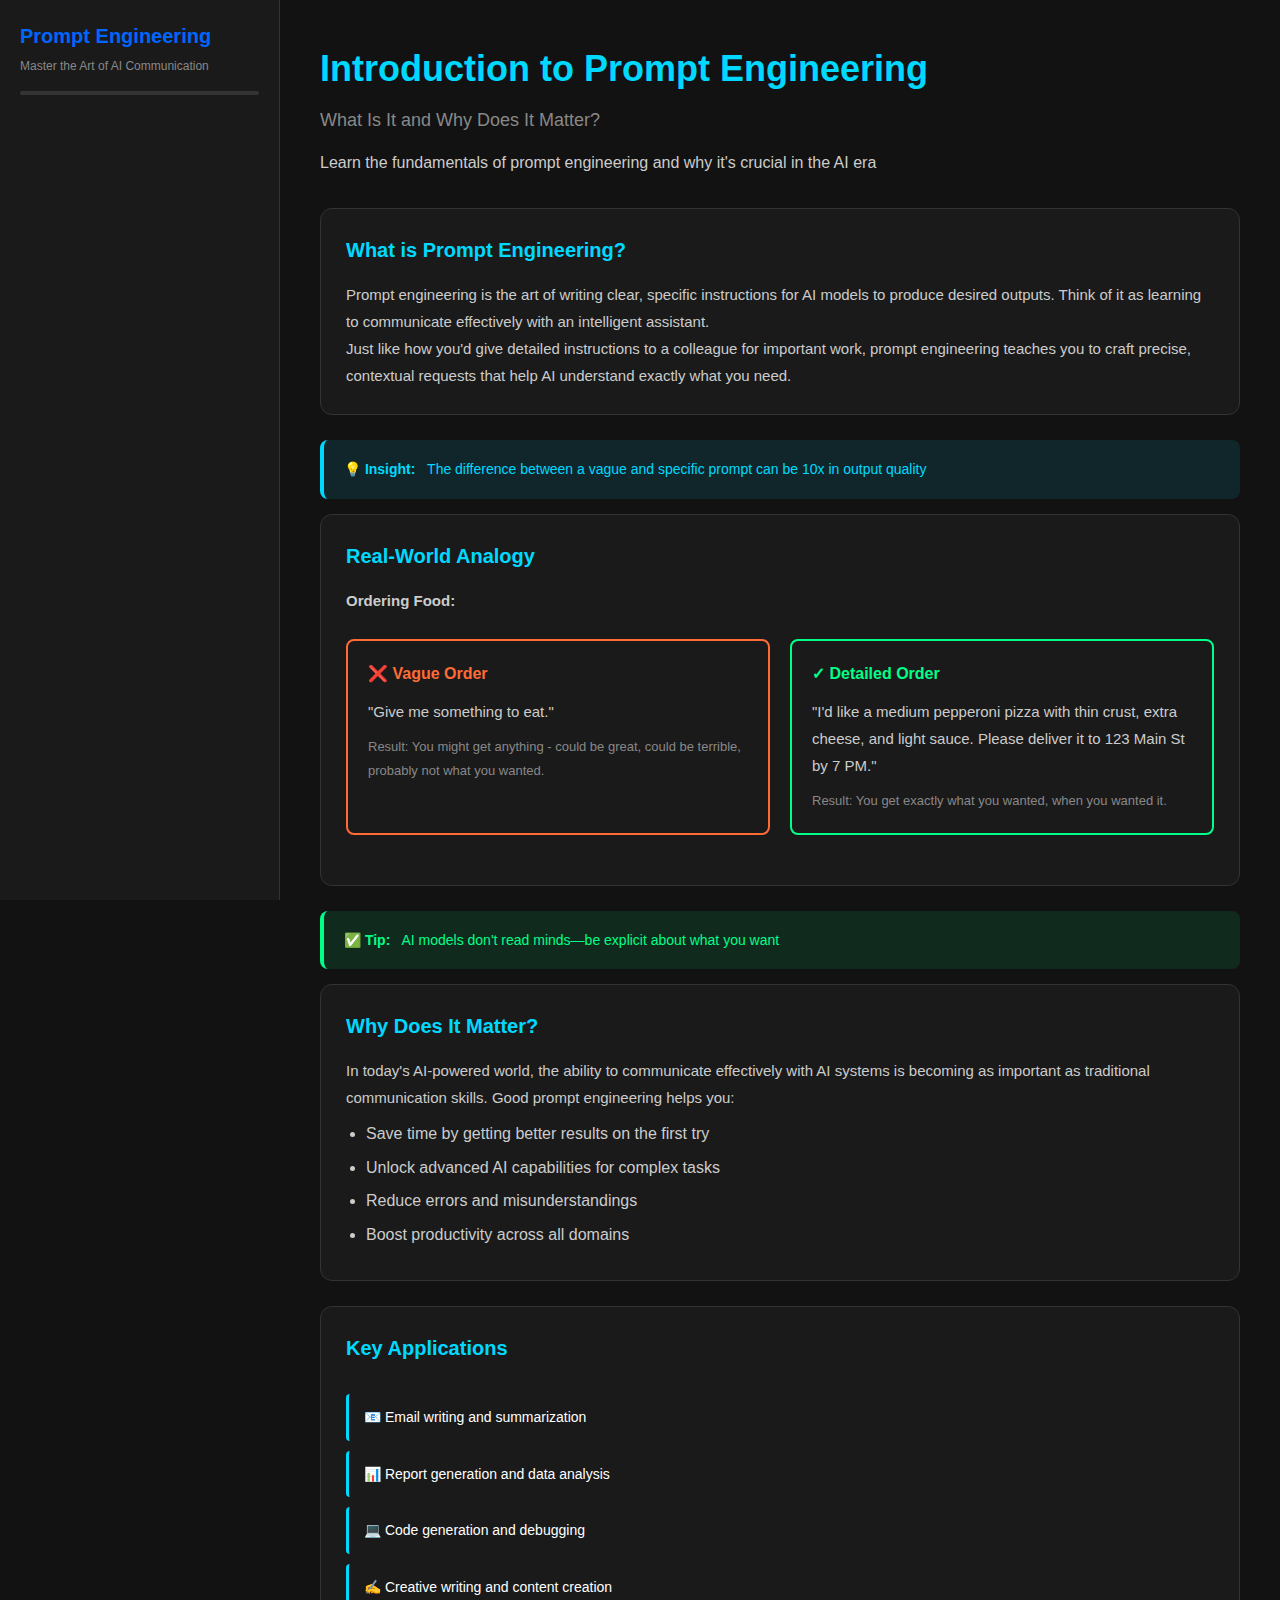
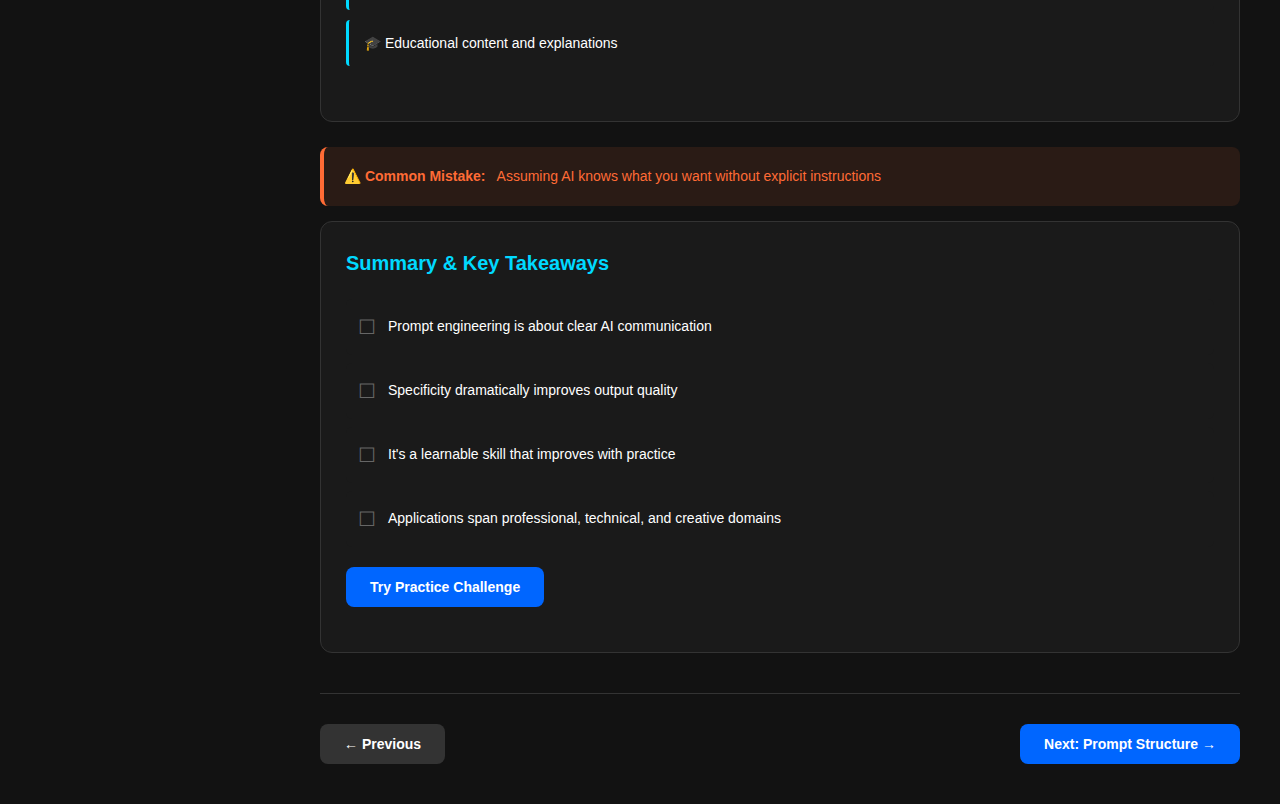
<file: prompt-engineering-guide/index.html>
<!DOCTYPE html>
<html lang="en">
<head>
    <meta charset="UTF-8">
    <meta name="viewport" content="width=device-width, initial-scale=1.0">
    <title>Prompt Engineering Masterclass</title>
    <style>
        * {
            margin: 0;
            padding: 0;
            box-sizing: border-box;
        }

        body {
            font-family: -apple-system, BlinkMacSystemFont, 'Segoe UI', Roboto, 'Helvetica Neue', Arial, sans-serif;
            background-color: #121212;
            color: #FFFFFF;
            line-height: 1.6;
            overflow-x: hidden;
        }

        .app-container {
            display: flex;
            min-height: 100vh;
        }

        /* Sidebar */
        .sidebar {
            width: 280px;
            background: #1a1a1a;
            border-right: 1px solid #333;
            position: fixed;
            height: 100vh;
            overflow-y: auto;
            padding: 20px;
            z-index: 100;
        }

        .sidebar-header {
            margin-bottom: 30px;
        }

        .sidebar-header h1 {
            font-size: 20px;
            color: #0066FF;
            margin-bottom: 5px;
        }

        .sidebar-header p {
            font-size: 12px;
            color: #888;
        }

        .progress-bar {
            width: 100%;
            height: 4px;
            background: #333;
            border-radius: 2px;
            margin: 15px 0;
            overflow: hidden;
        }

        .progress-fill {
            height: 100%;
            background: linear-gradient(90deg, #0066FF, #00D9FF);
            width: 0%;
            transition: width 0.5s ease;
        }

        .topic-list {
            list-style: none;
        }

        .topic-item {
            padding: 12px 15px;
            margin-bottom: 8px;
            background: #222;
            border-radius: 8px;
            cursor: pointer;
            transition: all 0.3s ease;
            border-left: 3px solid transparent;
        }

        .topic-item:hover {
            background: #2a2a2a;
            border-left-color: #0066FF;
        }

        .topic-item.active {
            background: #0066FF22;
            border-left-color: #0066FF;
        }

        .topic-item h3 {
            font-size: 14px;
            margin-bottom: 3px;
            color: #fff;
        }

        .topic-item p {
            font-size: 11px;
            color: #888;
        }

        /* Main Content */
        .main-content {
            flex: 1;
            margin-left: 280px;
            padding: 40px;
            max-width: 1200px;
        }

        .content-section {
            display: none;
            animation: fadeIn 0.5s ease;
        }

        .content-section.active {
            display: block;
        }

        @keyframes fadeIn {
            from { opacity: 0; transform: translateY(20px); }
            to { opacity: 1; transform: translateY(0); }
        }

        .section-header {
            margin-bottom: 30px;
        }

        .section-header h2 {
            font-size: 36px;
            color: #00D9FF;
            margin-bottom: 8px;
        }

        .section-header .subtitle {
            font-size: 18px;
            color: #888;
            margin-bottom: 15px;
        }

        .section-header .description {
            font-size: 16px;
            color: #ccc;
            line-height: 1.8;
        }

        /* Cards */
        .card {
            background: #1a1a1a;
            border: 1px solid #333;
            border-radius: 12px;
            padding: 25px;
            margin-bottom: 25px;
            transition: all 0.3s ease;
        }

        .card:hover {
            border-color: #0066FF;
            box-shadow: 0 4px 20px rgba(0, 102, 255, 0.1);
        }

        .card h3 {
            font-size: 20px;
            color: #00D9FF;
            margin-bottom: 15px;
        }

        .card p {
            font-size: 15px;
            color: #ccc;
            line-height: 1.8;
        }

        /* Callout Boxes */
        .callout {
            padding: 18px 20px;
            border-radius: 8px;
            margin: 15px 0;
            border-left: 4px solid;
            font-size: 14px;
            line-height: 1.6;
        }

        .callout-insight {
            background: rgba(0, 217, 255, 0.1);
            border-color: #00D9FF;
            color: #00D9FF;
        }

        .callout-mistake {
            background: rgba(255, 107, 53, 0.1);
            border-color: #FF6B35;
            color: #FF6B35;
        }

        .callout-tip {
            background: rgba(0, 255, 136, 0.1);
            border-color: #00FF88;
            color: #00FF88;
        }

        .callout strong {
            margin-right: 8px;
        }

        /* Interactive Elements */
        .interactive-demo {
            background: #0a0a0a;
            border: 2px solid #333;
            border-radius: 12px;
            padding: 30px;
            margin: 25px 0;
        }

        .prompt-builder {
            display: grid;
            grid-template-columns: 1fr 1fr;
            gap: 20px;
            margin-top: 20px;
        }

        .prompt-component {
            background: #1a1a1a;
            padding: 15px;
            border-radius: 8px;
            border: 2px dashed #444;
        }

        .prompt-component h4 {
            color: #0066FF;
            font-size: 14px;
            margin-bottom: 10px;
        }

        .prompt-component textarea {
            width: 100%;
            background: #222;
            border: 1px solid #444;
            color: #fff;
            padding: 10px;
            border-radius: 6px;
            font-size: 14px;
            font-family: inherit;
            resize: vertical;
            min-height: 80px;
        }

        .prompt-component textarea:focus {
            outline: none;
            border-color: #0066FF;
        }

        .output-preview {
            grid-column: 1 / -1;
            background: #1a1a1a;
            padding: 20px;
            border-radius: 8px;
            border: 2px solid #0066FF;
        }

        .quality-grade {
            display: inline-block;
            padding: 8px 16px;
            border-radius: 20px;
            font-weight: 600;
            font-size: 14px;
            margin-bottom: 15px;
        }

        .grade-poor { background: #FF6B35; color: #000; }
        .grade-good { background: #FFB800; color: #000; }
        .grade-excellent { background: #00FF88; color: #000; }

        /* Canvas */
        .canvas-container {
            position: relative;
            width: 100%;
            height: 400px;
            background: #0a0a0a;
            border: 2px solid #333;
            border-radius: 12px;
            margin: 25px 0;
            overflow: hidden;
        }

        canvas {
            display: block;
            width: 100%;
            height: 100%;
        }

        /* Buttons */
        .btn {
            padding: 12px 24px;
            border: none;
            border-radius: 8px;
            font-size: 14px;
            font-weight: 600;
            cursor: pointer;
            transition: all 0.3s ease;
            display: inline-block;
            text-decoration: none;
        }

        .btn-primary {
            background: #0066FF;
            color: #fff;
        }

        .btn-primary:hover {
            background: #0052CC;
            transform: translateY(-2px);
            box-shadow: 0 4px 12px rgba(0, 102, 255, 0.3);
        }

        .btn-secondary {
            background: #333;
            color: #fff;
        }

        .btn-secondary:hover {
            background: #444;
        }

        .btn-group {
            display: flex;
            gap: 10px;
            margin: 20px 0;
            flex-wrap: wrap;
        }

        /* Slider */
        .slider-control {
            margin: 25px 0;
        }

        .slider-control label {
            display: block;
            color: #00D9FF;
            font-size: 14px;
            font-weight: 600;
            margin-bottom: 10px;
        }

        .slider {
            width: 100%;
            height: 6px;
            border-radius: 3px;
            background: #333;
            outline: none;
            -webkit-appearance: none;
        }

        .slider::-webkit-slider-thumb {
            -webkit-appearance: none;
            appearance: none;
            width: 20px;
            height: 20px;
            border-radius: 50%;
            background: #0066FF;
            cursor: pointer;
            transition: all 0.3s ease;
        }

        .slider::-webkit-slider-thumb:hover {
            background: #00D9FF;
            transform: scale(1.2);
        }

        .slider::-moz-range-thumb {
            width: 20px;
            height: 20px;
            border-radius: 50%;
            background: #0066FF;
            cursor: pointer;
            border: none;
        }

        .slider-value {
            display: inline-block;
            margin-left: 15px;
            color: #fff;
            font-weight: 600;
        }

        /* Comparison */
        .comparison {
            display: grid;
            grid-template-columns: 1fr 1fr;
            gap: 20px;
            margin: 25px 0;
        }

        .comparison-item {
            background: #1a1a1a;
            padding: 20px;
            border-radius: 8px;
            border: 2px solid #333;
        }

        .comparison-item.bad {
            border-color: #FF6B35;
        }

        .comparison-item.good {
            border-color: #00FF88;
        }

        .comparison-item h4 {
            margin-bottom: 12px;
            font-size: 16px;
        }

        .comparison-item.bad h4 {
            color: #FF6B35;
        }

        .comparison-item.good h4 {
            color: #00FF88;
        }

        /* Navigation */
        .nav-buttons {
            display: flex;
            justify-content: space-between;
            margin-top: 40px;
            padding-top: 30px;
            border-top: 1px solid #333;
        }

        /* Component Grid */
        .component-grid {
            display: grid;
            grid-template-columns: repeat(auto-fit, minmax(250px, 1fr));
            gap: 20px;
            margin: 25px 0;
        }

        .component-card {
            background: #1a1a1a;
            padding: 20px;
            border-radius: 8px;
            border: 2px solid #333;
            transition: all 0.3s ease;
        }

        .component-card:hover {
            border-color: #0066FF;
            transform: translateY(-4px);
        }

        .component-card h4 {
            color: #0066FF;
            font-size: 16px;
            margin-bottom: 10px;
        }

        .component-card p {
            font-size: 14px;
            color: #ccc;
            margin-bottom: 12px;
        }

        .component-card code {
            display: block;
            background: #0a0a0a;
            padding: 10px;
            border-radius: 4px;
            font-size: 13px;
            color: #00D9FF;
            font-family: 'Courier New', monospace;
        }

        /* Steps */
        .steps {
            margin: 25px 0;
        }

        .step {
            display: flex;
            gap: 20px;
            margin-bottom: 25px;
            padding: 20px;
            background: #1a1a1a;
            border-radius: 8px;
            border-left: 4px solid #0066FF;
        }

        .step-number {
            flex-shrink: 0;
            width: 40px;
            height: 40px;
            background: #0066FF;
            color: #fff;
            border-radius: 50%;
            display: flex;
            align-items: center;
            justify-content: center;
            font-weight: 700;
            font-size: 18px;
        }

        .step-content h4 {
            color: #00D9FF;
            font-size: 16px;
            margin-bottom: 8px;
        }

        .step-content p {
            font-size: 14px;
            color: #ccc;
        }

        /* Use Cases */
        .use-case-section {
            margin: 30px 0;
        }

        .use-case-section h4 {
            color: #0066FF;
            font-size: 18px;
            margin-bottom: 15px;
        }

        .use-case-list {
            list-style: none;
            padding-left: 0;
        }

        .use-case-list li {
            padding: 12px 15px;
            background: #1a1a1a;
            border-left: 3px solid #00D9FF;
            margin-bottom: 10px;
            border-radius: 4px;
            font-size: 14px;
        }

        /* Checklist */
        .checklist {
            list-style: none;
            margin: 20px 0;
        }

        .checklist li {
            padding: 12px;
            margin-bottom: 8px;
            background: #1a1a1a;
            border-radius: 6px;
            font-size: 14px;
            cursor: pointer;
            transition: all 0.3s ease;
            display: flex;
            align-items: center;
            gap: 12px;
        }

        .checklist li:hover {
            background: #222;
        }

        .checklist li::before {
            content: '☐';
            font-size: 20px;
            color: #666;
        }

        .checklist li.checked::before {
            content: '✓';
            color: #00FF88;
        }

        .checklist li.checked {
            opacity: 0.6;
            text-decoration: line-through;
        }

        /* Responsive */
        @media (max-width: 768px) {
            .sidebar {
                width: 100%;
                position: relative;
                height: auto;
                border-right: none;
                border-bottom: 1px solid #333;
            }

            .main-content {
                margin-left: 0;
                padding: 20px;
            }

            .prompt-builder,
            .comparison,
            .component-grid {
                grid-template-columns: 1fr;
            }

            .section-header h2 {
                font-size: 28px;
            }
        }

        /* Template Library */
        .template-library {
            display: grid;
            grid-template-columns: repeat(auto-fit, minmax(300px, 1fr));
            gap: 15px;
            margin: 25px 0;
        }

        .template-item {
            background: #1a1a1a;
            padding: 18px;
            border-radius: 8px;
            border: 2px solid #333;
            cursor: pointer;
            transition: all 0.3s ease;
        }

        .template-item:hover {
            border-color: #0066FF;
            background: #222;
        }

        .template-item h5 {
            color: #00D9FF;
            font-size: 15px;
            margin-bottom: 10px;
        }

        .template-item pre {
            background: #0a0a0a;
            padding: 12px;
            border-radius: 4px;
            font-size: 12px;
            color: #ccc;
            overflow-x: auto;
            white-space: pre-wrap;
        }

        /* Practice Challenge */
        .challenge-box {
            background: linear-gradient(135deg, #0066FF22, #00D9FF22);
            border: 2px solid #0066FF;
            border-radius: 12px;
            padding: 30px;
            margin: 30px 0;
        }

        .challenge-box h3 {
            color: #00D9FF;
            margin-bottom: 15px;
        }

        .challenge-prompt {
            background: #0a0a0a;
            padding: 20px;
            border-radius: 8px;
            margin: 15px 0;
            font-size: 14px;
            color: #ccc;
        }

        .feedback {
            background: #1a1a1a;
            padding: 15px;
            border-radius: 8px;
            margin-top: 15px;
            display: none;
        }

        .feedback.show {
            display: block;
            animation: slideDown 0.3s ease;
        }

        @keyframes slideDown {
            from { opacity: 0; transform: translateY(-10px); }
            to { opacity: 1; transform: translateY(0); }
        }

        /* Scenario Selector */
        .scenario-selector {
            display: flex;
            gap: 12px;
            margin: 20px 0;
            flex-wrap: wrap;
        }

        .scenario-btn {
            padding: 10px 18px;
            background: #1a1a1a;
            border: 2px solid #333;
            border-radius: 8px;
            color: #fff;
            cursor: pointer;
            transition: all 0.3s ease;
            font-size: 14px;
        }

        .scenario-btn:hover {
            border-color: #0066FF;
            background: #222;
        }

        .scenario-btn.active {
            border-color: #0066FF;
            background: #0066FF22;
            color: #00D9FF;
        }

        .hidden {
            display: none;
        }
    </style>
</head>
<body>
    <div class="app-container">
        <!-- Sidebar -->
        <aside class="sidebar">
            <div class="sidebar-header">
                <h1>Prompt Engineering</h1>
                <p>Master the Art of AI Communication</p>
                <div class="progress-bar">
                    <div class="progress-fill" id="progressBar"></div>
                </div>
            </div>
            <ul class="topic-list" id="topicList"></ul>
        </aside>

        <!-- Main Content -->
        <main class="main-content">
            <!-- Topic 1: Introduction -->
            <section class="content-section active" id="topic-1">
                <div class="section-header">
                    <h2>Introduction to Prompt Engineering</h2>
                    <p class="subtitle">What Is It and Why Does It Matter?</p>
                    <p class="description">Learn the fundamentals of prompt engineering and why it's crucial in the AI era</p>
                </div>

                <div class="card">
                    <h3>What is Prompt Engineering?</h3>
                    <p>Prompt engineering is the art of writing clear, specific instructions for AI models to produce desired outputs. Think of it as learning to communicate effectively with an intelligent assistant.</p>
                    <p>Just like how you'd give detailed instructions to a colleague for important work, prompt engineering teaches you to craft precise, contextual requests that help AI understand exactly what you need.</p>
                </div>

                <div class="callout callout-insight">
                    <strong>💡 Insight:</strong> The difference between a vague and specific prompt can be 10x in output quality
                </div>

                <div class="card">
                    <h3>Real-World Analogy</h3>
                    <p><strong>Ordering Food:</strong></p>
                    <div class="comparison">
                        <div class="comparison-item bad">
                            <h4>❌ Vague Order</h4>
                            <p>"Give me something to eat."</p>
                            <p style="margin-top: 10px; font-size: 13px; color: #888;">Result: You might get anything - could be great, could be terrible, probably not what you wanted.</p>
                        </div>
                        <div class="comparison-item good">
                            <h4>✓ Detailed Order</h4>
                            <p>"I'd like a medium pepperoni pizza with thin crust, extra cheese, and light sauce. Please deliver it to 123 Main St by 7 PM."</p>
                            <p style="margin-top: 10px; font-size: 13px; color: #888;">Result: You get exactly what you wanted, when you wanted it.</p>
                        </div>
                    </div>
                </div>

                <div class="callout callout-tip">
                    <strong>✅ Tip:</strong> AI models don't read minds—be explicit about what you want
                </div>

                <div class="card">
                    <h3>Why Does It Matter?</h3>
                    <p>In today's AI-powered world, the ability to communicate effectively with AI systems is becoming as important as traditional communication skills. Good prompt engineering helps you:</p>
                    <ul style="margin-left: 20px; margin-top: 10px; color: #ccc;">
                        <li style="margin-bottom: 8px;">Save time by getting better results on the first try</li>
                        <li style="margin-bottom: 8px;">Unlock advanced AI capabilities for complex tasks</li>
                        <li style="margin-bottom: 8px;">Reduce errors and misunderstandings</li>
                        <li style="margin-bottom: 8px;">Boost productivity across all domains</li>
                    </ul>
                </div>

                <div class="card">
                    <h3>Key Applications</h3>
                    <div class="use-case-section">
                        <ul class="use-case-list">
                            <li>📧 Email writing and summarization</li>
                            <li>📊 Report generation and data analysis</li>
                            <li>💻 Code generation and debugging</li>
                            <li>✍️ Creative writing and content creation</li>
                            <li>🎓 Educational content and explanations</li>
                        </ul>
                    </div>
                </div>

                <div class="callout callout-mistake">
                    <strong>⚠️ Common Mistake:</strong> Assuming AI knows what you want without explicit instructions
                </div>

                <div class="card">
                    <h3>Summary &amp; Key Takeaways</h3>
                    <ul class="checklist">
                        <li>Prompt engineering is about clear AI communication</li>
                        <li>Specificity dramatically improves output quality</li>
                        <li>It's a learnable skill that improves with practice</li>
                        <li>Applications span professional, technical, and creative domains</li>
                    </ul>
                    <div class="btn-group" style="margin-top: 20px;">
                        <button class="btn btn-primary" onclick="startPractice(1)">Try Practice Challenge</button>
                    </div>
                </div>

                <div class="nav-buttons">
                    <button class="btn btn-secondary" disabled>← Previous</button>
                    <button class="btn btn-primary" onclick="navigateTo(2)">Next: Prompt Structure →</button>
                </div>
            </section>

            <!-- Topic 2: Prompt Structure -->
            <section class="content-section" id="topic-2">
                <div class="section-header">
                    <h2>Prompt Structure: The Building Blocks</h2>
                    <p class="subtitle">Role, Context, Task, and Format</p>
                    <p class="description">Master the four key components of effective prompts</p>
                </div>

                <div class="card">
                    <h3>The Four Components</h3>
                    <p>Every effective prompt has four essential building blocks. Understanding and using these components will transform your AI interactions.</p>
                </div>

                <div class="component-grid">
                    <div class="component-card">
                        <h4>1. Role</h4>
                        <p>What persona should the AI adopt?</p>
                        <code>"You are an expert marketing consultant"</code>
                    </div>
                    <div class="component-card">
                        <h4>2. Context</h4>
                        <p>What background information is important?</p>
                        <code>"We just launched a new coffee shop in Manhattan"</code>
                    </div>
                    <div class="component-card">
                        <h4>3. Task</h4>
                        <p>What exactly should the AI do?</p>
                        <code>"Generate 5 creative marketing strategies"</code>
                    </div>
                    <div class="component-card">
                        <h4>4. Format</h4>
                        <p>How should the output be structured?</p>
                        <code>"Provide as bullet points with pros and cons"</code>
                    </div>
                </div>

                <div class="callout callout-insight">
                    <strong>💡 Insight:</strong> Context is king—more information usually means better output
                </div>

                <div class="interactive-demo">
                    <h3 style="color: #00D9FF; margin-bottom: 20px;">Interactive Prompt Builder</h3>
                    <p style="color: #888; margin-bottom: 15px;">Fill in each component and watch the quality grade update in real-time:</p>
                    
                    <div class="prompt-builder">
                        <div class="prompt-component">
                            <h4>Role</h4>
                            <textarea id="roleInput" placeholder="e.g., You are a senior software engineer..." oninput="updatePromptQuality()"></textarea>
                        </div>
                        <div class="prompt-component">
                            <h4>Context</h4>
                            <textarea id="contextInput" placeholder="e.g., Working on a mobile app for..." oninput="updatePromptQuality()"></textarea>
                        </div>
                        <div class="prompt-component">
                            <h4>Task</h4>
                            <textarea id="taskInput" placeholder="e.g., Write a function that..." oninput="updatePromptQuality()"></textarea>
                        </div>
                        <div class="prompt-component">
                            <h4>Format</h4>
                            <textarea id="formatInput" placeholder="e.g., Provide code with comments..." oninput="updatePromptQuality()"></textarea>
                        </div>
                        <div class="output-preview">
                            <span class="quality-grade grade-poor" id="qualityGrade">Quality: Poor</span>
                            <h4 style="color: #00D9FF; margin-bottom: 10px;">Combined Prompt:</h4>
                            <p id="combinedPrompt" style="color: #ccc; font-size: 14px;">Start filling in the components above...</p>
                        </div>
                    </div>
                </div>

                <div class="callout callout-tip">
                    <strong>✅ Tip:</strong> Start with clear action verbs: Write, Analyze, Explain, Generate, Debug
                </div>

                <div class="canvas-container">
                    <canvas id="structureCanvas"></canvas>
                </div>

                <div class="card">
                    <h3>Summary &amp; Key Takeaways</h3>
                    <ul class="checklist">
                        <li>All four components work together for best results</li>
                        <li>Role sets the AI's perspective and expertise level</li>
                        <li>Context provides necessary background information</li>
                        <li>Task defines the specific action you want</li>
                        <li>Format ensures output matches your needs</li>
                    </ul>
                </div>

                <div class="nav-buttons">
                    <button class="btn btn-secondary" onclick="navigateTo(1)">← Previous</button>
                    <button class="btn btn-primary" onclick="navigateTo(3)">Next: Clarity &amp; Specificity →</button>
                </div>
            </section>

            <!-- Topic 3: Clarity and Specificity -->
            <section class="content-section" id="topic-3">
                <div class="section-header">
                    <h2>Clarity and Specificity</h2>
                    <p class="subtitle">Writing Precise Prompts</p>
                    <p class="description">Learn how to eliminate ambiguity and get better results</p>
                </div>

                <div class="card">
                    <h3>Why Specificity Matters</h3>
                    <p>Vague prompts leave too much room for interpretation. The AI has to guess what you want, and guesses are rarely perfect. Specific prompts eliminate ambiguity and guide the AI to produce exactly what you need.</p>
                </div>

                <div class="callout callout-insight">
                    <strong>💡 Insight:</strong> Testing and iteration is key to prompt mastery
                </div>

                <div class="card">
                    <h3>Before &amp; After Examples</h3>
                    <div class="comparison" style="margin-top: 20px;">
                        <div class="comparison-item bad">
                            <h4>❌ Vague Prompt</h4>
                            <p style="font-family: monospace; font-size: 13px;">"Write something about AI"</p>
                        </div>
                        <div class="comparison-item good">
                            <h4>✓ Specific Prompt</h4>
                            <p style="font-family: monospace; font-size: 13px;">"Write a 200-word beginner's guide explaining how machine learning works, using a coffee shop analogy"</p>
                        </div>
                    </div>

                    <div class="comparison" style="margin-top: 20px;">
                        <div class="comparison-item bad">
                            <h4>❌ Vague Prompt</h4>
                            <p style="font-family: monospace; font-size: 13px;">"Fix my code"</p>
                        </div>
                        <div class="comparison-item good">
                            <h4>✓ Specific Prompt</h4>
                            <p style="font-family: monospace; font-size: 13px;">"I have a Python function that calculates factorial but it returns wrong results for numbers &gt; 10. Here's the code: [code]. What's the bug and how do I fix it?"</p>
                        </div>
                    </div>
                </div>

                <div class="callout callout-mistake">
                    <strong>⚠️ Common Mistake:</strong> Not specifying output format, then being surprised by format
                </div>

                <div class="interactive-demo">
                    <h3 style="color: #00D9FF; margin-bottom: 20px;">Specificity Slider</h3>
                    <p style="color: #888; margin-bottom: 15px;">Adjust the specificity level and see how the prompt improves:</p>
                    
                    <div class="slider-control">
                        <label>Specificity Level: <span class="slider-value" id="specificityValue">1</span>/5</label>
                        <input type="range" min="1" max="5" value="1" class="slider" id="specificitySlider" oninput="updateSpecificity()">
                    </div>

                    <div style="margin-top: 25px; background: #1a1a1a; padding: 20px; border-radius: 8px;">
                        <h4 style="color: #00D9FF; margin-bottom: 12px;">Current Prompt:</h4>
                        <p id="specificityPrompt" style="color: #ccc; font-size: 14px; line-height: 1.8;"></p>
                        <div style="margin-top: 15px; padding: 12px; background: #0a0a0a; border-radius: 6px;">
                            <strong style="color: #00D9FF;">Expected Quality:</strong>
                            <span id="specificityQuality" style="margin-left: 10px;"></span>
                        </div>
                    </div>
                </div>

                <div class="callout callout-tip">
                    <strong>✅ Tip:</strong> Use phrases like 'For a 10th-grade student' to guide tone and complexity
                </div>

                <div class="card">
                    <h3>Key Elements of Specific Prompts</h3>
                    <div class="steps">
                        <div class="step">
                            <div class="step-number">1</div>
                            <div class="step-content">
                                <h4>Define Clear Objectives</h4>
                                <p>State exactly what you want to achieve</p>
                            </div>
                        </div>
                        <div class="step">
                            <div class="step-number">2</div>
                            <div class="step-content">
                                <h4>Set Constraints</h4>
                                <p>Specify length, style, tone, or other limitations</p>
                            </div>
                        </div>
                        <div class="step">
                            <div class="step-number">3</div>
                            <div class="step-content">
                                <h4>Provide Examples</h4>
                                <p>Show the AI what good output looks like</p>
                            </div>
                        </div>
                        <div class="step">
                            <div class="step-number">4</div>
                            <div class="step-content">
                                <h4>Specify Audience</h4>
                                <p>Indicate who will consume the output</p>
                            </div>
                        </div>
                    </div>
                </div>

                <div class="card">
                    <h3>Summary &amp; Key Takeaways</h3>
                    <ul class="checklist">
                        <li>Vague prompts lead to unpredictable results</li>
                        <li>Add specific details: length, format, style, audience</li>
                        <li>Include examples when possible</li>
                        <li>Set clear constraints and boundaries</li>
                        <li>Think about edge cases and clarify them</li>
                    </ul>
                </div>

                <div class="nav-buttons">
                    <button class="btn btn-secondary" onclick="navigateTo(2)">← Previous</button>
                    <button class="btn btn-primary" onclick="navigateTo(4)">Next: Context &amp; Background →</button>
                </div>
            </section>

            <!-- Topic 4: Context and Background -->
            <section class="content-section" id="topic-4">
                <div class="section-header">
                    <h2>Context and Background</h2>
                    <p class="subtitle">Providing Enough Information</p>
                    <p class="description">Give AI the full picture for better outputs</p>
                </div>

                <div class="card">
                    <h3>Why Context Matters</h3>
                    <p>Context is the background information that helps AI understand the bigger picture. Without proper context, even the most specific task instructions can lead to irrelevant results.</p>
                    <p style="margin-top: 15px;">Think of context as the frame around a painting—it helps define boundaries and provides essential information for interpretation.</p>
                </div>

                <div class="callout callout-insight">
                    <strong>💡 Insight:</strong> Format specification prevents surprises in AI responses
                </div>

                <div class="card">
                    <h3>Essential Context Elements</h3>
                    <div class="component-grid">
                        <div class="component-card">
                            <h4>📄 Relevant Documents</h4>
                            <p>Include or reference important files, data, or prior conversations</p>
                        </div>
                        <div class="component-card">
                            <h4>🎯 Target Audience</h4>
                            <p>Specify who will use or read the output</p>
                        </div>
                        <div class="component-card">
                            <h4>⚙️ Constraints</h4>
                            <p>Mention technical, budget, or time limitations</p>
                        </div>
                        <div class="component-card">
                            <h4>🎨 Brand Voice</h4>
                            <p>Describe tone, style, or brand guidelines</p>
                        </div>
                    </div>
                </div>

                <div class="callout callout-tip">
                    <strong>✅ Tip:</strong> Include examples of good output in your prompt
                </div>

                <div class="card">
                    <h3>Context Levels Comparison</h3>
                    <div class="interactive-demo">
                        <div class="scenario-selector">
                            <button class="scenario-btn active" onclick="showContextExample('minimal')">Minimal Context</button>
                            <button class="scenario-btn" onclick="showContextExample('moderate')">Moderate Context</button>
                            <button class="scenario-btn" onclick="showContextExample('rich')">Rich Context</button>
                        </div>

                        <div id="contextExample" style="margin-top: 20px; background: #1a1a1a; padding: 20px; border-radius: 8px;">
                            <h4 style="color: #00D9FF; margin-bottom: 12px;">Prompt Example:</h4>
                            <p id="contextPromptText" style="color: #ccc; line-height: 1.8;"></p>
                            <div style="margin-top: 15px; padding: 12px; background: #0a0a0a; border-radius: 6px;">
                                <strong style="color: #00D9FF;">Output Quality:</strong>
                                <span id="contextQuality" style="margin-left: 10px;"></span>
                            </div>
                        </div>
                    </div>
                </div>

                <div class="callout callout-mistake">
                    <strong>⚠️ Common Mistake:</strong> Providing too little context about your problem
                </div>

                <div class="card">
                    <h3>Best Practices for Context</h3>
                    <ul style="margin-left: 20px; margin-top: 15px; color: #ccc;">
                        <li style="margin-bottom: 12px;"><strong style="color: #00D9FF;">Be comprehensive but focused:</strong> Include all relevant information without overwhelming details</li>
                        <li style="margin-bottom: 12px;"><strong style="color: #00D9FF;">Front-load important context:</strong> Put crucial information at the beginning</li>
                        <li style="margin-bottom: 12px;"><strong style="color: #00D9FF;">Use examples:</strong> Show the AI what success looks like</li>
                        <li style="margin-bottom: 12px;"><strong style="color: #00D9FF;">Mention constraints:</strong> Be upfront about limitations</li>
                        <li style="margin-bottom: 12px;"><strong style="color: #00D9FF;">Define your audience:</strong> Specify who will consume the output</li>
                    </ul>
                </div>

                <div class="canvas-container">
                    <canvas id="contextCanvas"></canvas>
                </div>

                <div class="card">
                    <h3>Summary &amp; Key Takeaways</h3>
                    <ul class="checklist">
                        <li>Context provides the frame for AI to understand your request</li>
                        <li>Include relevant documents and background information</li>
                        <li>Specify target audience and use cases</li>
                        <li>Mention constraints and limitations upfront</li>
                        <li>Provide examples of desired output when possible</li>
                    </ul>
                </div>

                <div class="nav-buttons">
                    <button class="btn btn-secondary" onclick="navigateTo(3)">← Previous</button>
                    <button class="btn btn-primary" onclick="navigateTo(5)">Next: Output Format →</button>
                </div>
            </section>

            <!-- Topic 5: Output Format -->
            <section class="content-section" id="topic-5">
                <div class="section-header">
                    <h2>Output Format and Constraints</h2>
                    <p class="subtitle">Specifying Desired Output</p>
                    <p class="description">Control exactly how the AI structures its response</p>
                </div>

                <div class="card">
                    <h3>Why Format Matters</h3>
                    <p>Specifying the output format ensures you get results in a structure that's immediately useful. Without format guidance, AI might provide information in a way that requires significant reformatting.</p>
                </div>

                <div class="callout callout-tip">
                    <strong>✅ Tip:</strong> Keep prompts focused on one main task
                </div>

                <div class="card">
                    <h3>Common Output Formats</h3>
                    <div class="component-grid">
                        <div class="component-card">
                            <h4>📝 Structured List</h4>
                            <p>Organized points with clear hierarchy</p>
                            <code>"Return as numbered list with brief explanations"</code>
                        </div>
                        <div class="component-card">
                            <h4>📊 Table Format</h4>
                            <p>Data organized in rows and columns</p>
                            <code>"Create a comparison table with 3 columns: Feature, Pros, Cons"</code>
                        </div>
                        <div class="component-card">
                            <h4>📖 Narrative</h4>
                            <p>Flowing prose or storytelling format</p>
                            <code>"Write as a 3-paragraph narrative explanation"</code>
                        </div>
                        <div class="component-card">
                            <h4>💻 Code Block</h4>
                            <p>Formatted code with explanations</p>
                            <code>"Provide Python code with comments explaining each step"</code>
                        </div>
                    </div>
                </div>

                <div class="callout callout-insight">
                    <strong>💡 Insight:</strong> Save and reuse effective prompts as templates
                </div>

                <div class="interactive-demo">
                    <h3 style="color: #00D9FF; margin-bottom: 20px;">Format Selector</h3>
                    <p style="color: #888; margin-bottom: 15px;">Choose a format and see how to specify it in your prompt:</p>
                    
                    <div class="scenario-selector">
                        <button class="scenario-btn active" onclick="showFormatExample('list')">List</button>
                        <button class="scenario-btn" onclick="showFormatExample('table')">Table</button>
                        <button class="scenario-btn" onclick="showFormatExample('narrative')">Narrative</button>
                        <button class="scenario-btn" onclick="showFormatExample('code')">Code</button>
                        <button class="scenario-btn" onclick="showFormatExample('json')">JSON</button>
                    </div>

                    <div id="formatExample" style="margin-top: 20px; background: #1a1a1a; padding: 20px; border-radius: 8px;">
                        <h4 style="color: #00D9FF; margin-bottom: 12px;">Format Specification:</h4>
                        <p id="formatPromptText" style="color: #ccc; line-height: 1.8; margin-bottom: 15px;"></p>
                        <h4 style="color: #00D9FF; margin-bottom: 12px;">Example Output:</h4>
                        <pre id="formatOutputExample" style="background: #0a0a0a; padding: 15px; border-radius: 6px; color: #ccc; overflow-x: auto;"></pre>
                    </div>
                </div>

                <div class="callout callout-mistake">
                    <strong>⚠️ Common Mistake:</strong> Asking too many things in one prompt
                </div>

                <div class="card">
                    <h3>Setting Effective Constraints</h3>
                    <div class="steps">
                        <div class="step">
                            <div class="step-number">1</div>
                            <div class="step-content">
                                <h4>Length Constraints</h4>
                                <p>Specify word count, character limit, or number of items</p>
                            </div>
                        </div>
                        <div class="step">
                            <div class="step-number">2</div>
                            <div class="step-content">
                                <h4>Style Guidelines</h4>
                                <p>Define tone, formality, and writing style</p>
                            </div>
                        </div>
                        <div class="step">
                            <div class="step-number">3</div>
                            <div class="step-content">
                                <h4>Structure Rules</h4>
                                <p>Specify sections, headings, or organization</p>
                            </div>
                        </div>
                        <div class="step">
                            <div class="step-number">4</div>
                            <div class="step-content">
                                <h4>Content Boundaries</h4>
                                <p>Define what to include or exclude</p>
                            </div>
                        </div>
                    </div>
                </div>

                <div class="card">
                    <h3>Summary &amp; Key Takeaways</h3>
                    <ul class="checklist">
                        <li>Always specify the desired output format</li>
                        <li>Use clear format instructions (list, table, code, etc.)</li>
                        <li>Set length and style constraints</li>
                        <li>Define structure and organization upfront</li>
                        <li>Provide format examples when needed</li>
                    </ul>
                </div>

                <div class="nav-buttons">
                    <button class="btn btn-secondary" onclick="navigateTo(4)">← Previous</button>
                    <button class="btn btn-primary" onclick="navigateTo(6)">Next: Iterative Refinement →</button>
                </div>
            </section>

            <!-- Topic 6: Iterative Refinement -->
            <section class="content-section" id="topic-6">
                <div class="section-header">
                    <h2>Iterative Refinement</h2>
                    <p class="subtitle">Testing and Improving Prompts</p>
                    <p class="description">How to iterate and optimize your prompts through testing</p>
                </div>

                <div class="card">
                    <h3>The Refinement Process</h3>
                    <p>Perfect prompts are rarely written on the first try. Iterative refinement is the process of testing, evaluating, and improving your prompts based on actual results.</p>
                    <p style="margin-top: 15px;">Think of it like cooking—you taste and adjust seasonings until it's just right.</p>
                </div>

                <div class="callout callout-insight">
                    <strong>💡 Insight:</strong> Testing and iteration is key to prompt mastery
                </div>

                <div class="card">
                    <h3>5-Step Refinement Process</h3>
                    <div class="steps">
                        <div class="step">
                            <div class="step-number">1</div>
                            <div class="step-content">
                                <h4>Test Your Prompt</h4>
                                <p>Run your prompt and get initial output</p>
                            </div>
                        </div>
                        <div class="step">
                            <div class="step-number">2</div>
                            <div class="step-content">
                                <h4>Evaluate Results</h4>
                                <p>Does it meet your requirements? What's missing?</p>
                            </div>
                        </div>
                        <div class="step">
                            <div class="step-number">3</div>
                            <div class="step-content">
                                <h4>Refine</h4>
                                <p>Add specificity, context, or better format instructions</p>
                            </div>
                        </div>
                        <div class="step">
                            <div class="step-number">4</div>
                            <div class="step-content">
                                <h4>Test Again</h4>
                                <p>Compare new output with previous version</p>
                            </div>
                        </div>
                        <div class="step">
                            <div class="step-number">5</div>
                            <div class="step-content">
                                <h4>Repeat</h4>
                                <p>Keep iterating until satisfied</p>
                            </div>
                        </div>
                    </div>
                </div>

                <div class="callout callout-tip">
                    <strong>✅ Tip:</strong> Keep a library of successful prompts for future use
                </div>

                <div class="canvas-container">
                    <canvas id="refinementCanvas"></canvas>
                </div>

                <div class="callout callout-mistake">
                    <strong>⚠️ Common Mistake:</strong> Not iterating or refining based on initial results
                </div>

                <div class="card">
                    <h3>What to Look For When Evaluating</h3>
                    <div class="component-grid">
                        <div class="component-card">
                            <h4>✓ Accuracy</h4>
                            <p>Is the information correct and relevant?</p>
                        </div>
                        <div class="component-card">
                            <h4>✓ Completeness</h4>
                            <p>Did it cover everything you needed?</p>
                        </div>
                        <div class="component-card">
                            <h4>✓ Format</h4>
                            <p>Is it structured as you requested?</p>
                        </div>
                        <div class="component-card">
                            <h4>✓ Tone & Style</h4>
                            <p>Does it match your requirements?</p>
                        </div>
                    </div>
                </div>

                <div class="interactive-demo">
                    <h3 style="color: #00D9FF; margin-bottom: 20px;">Refinement Simulator</h3>
                    <p style="color: #888; margin-bottom: 15px;">See how a prompt improves through iterations:</p>
                    
                    <div class="btn-group">
                        <button class="btn btn-primary" onclick="showIteration(1)">Iteration 1</button>
                        <button class="btn btn-primary" onclick="showIteration(2)">Iteration 2</button>
                        <button class="btn btn-primary" onclick="showIteration(3)">Iteration 3 (Final)</button>
                    </div>

                    <div id="iterationDisplay" style="margin-top: 20px; background: #1a1a1a; padding: 20px; border-radius: 8px;">
                        <h4 style="color: #00D9FF; margin-bottom: 12px;">Current Iteration:</h4>
                        <p id="iterationPrompt" style="color: #ccc; line-height: 1.8; margin-bottom: 15px;"></p>
                        <div style="padding: 12px; background: #0a0a0a; border-radius: 6px;">
                            <strong style="color: #00D9FF;">Quality Score:</strong>
                            <span id="iterationScore" style="margin-left: 10px;"></span>
                        </div>
                        <div id="iterationNotes" style="margin-top: 15px; padding: 12px; border-left: 3px solid #00D9FF; background: #0a0a0a;"></div>
                    </div>
                </div>

                <div class="card">
                    <h3>Summary &amp; Key Takeaways</h3>
                    <ul class="checklist">
                        <li>First attempts rarely produce perfect results</li>
                        <li>Test, evaluate, refine, and repeat</li>
                        <li>Look for accuracy, completeness, format, and style</li>
                        <li>Keep successful prompts as templates</li>
                        <li>Small tweaks can lead to big improvements</li>
                    </ul>
                </div>

                <div class="nav-buttons">
                    <button class="btn btn-secondary" onclick="navigateTo(5)">← Previous</button>
                    <button class="btn btn-primary" onclick="navigateTo(7)">Next: Advanced Techniques →</button>
                </div>
            </section>

            <!-- Topic 7: Advanced Techniques -->
            <section class="content-section" id="topic-7">
                <div class="section-header">
                    <h2>Prompt Patterns and Techniques</h2>
                    <p class="subtitle">Advanced Methods for Better Results</p>
                    <p class="description">Learn professional techniques used by prompt engineering experts</p>
                </div>

                <div class="card">
                    <h3>Advanced Prompt Techniques</h3>
                    <p>Once you master the basics, these advanced techniques will help you unlock even more powerful AI capabilities.</p>
                </div>

                <div class="component-grid">
                    <div class="component-card">
                        <h4>🧠 Chain-of-Thought</h4>
                        <p>Ask AI to show its reasoning step-by-step</p>
                        <code>"Think through this step-by-step before answering"</code>
                    </div>
                    <div class="component-card">
                        <h4>📚 Few-Shot Examples</h4>
                        <p>Provide examples of desired output format</p>
                        <code>"Here are 3 examples: [examples]. Now do this:"</code>
                    </div>
                    <div class="component-card">
                        <h4>⚙️ System Prompts</h4>
                        <p>Set AI behavior and personality upfront</p>
                        <code>"You are a helpful tutor for 10th-grade students"</code>
                    </div>
                    <div class="component-card">
                        <h4>🎯 Constraints</h4>
                        <p>Limit scope and manage complexity</p>
                        <code>"Keep under 100 words, use simple language"</code>
                    </div>
                </div>

                <div class="callout callout-insight">
                    <strong>💡 Insight:</strong> Chain-of-thought prompting can improve reasoning by 50% or more
                </div>

                <div class="card">
                    <h3>Technique Deep Dive: Chain-of-Thought</h3>
                    <p>Chain-of-thought prompting asks the AI to show its work, which leads to better reasoning and more accurate results.</p>
                    
                    <div class="comparison" style="margin-top: 20px;">
                        <div class="comparison-item bad">
                            <h4>❌ Without Chain-of-Thought</h4>
                            <p style="font-family: monospace; font-size: 13px; margin-bottom: 10px;">"What's 15% of 240?"</p>
                            <p style="font-size: 13px; color: #888;">AI might give answer without showing work, making errors harder to spot.</p>
                        </div>
                        <div class="comparison-item good">
                            <h4>✓ With Chain-of-Thought</h4>
                            <p style="font-family: monospace; font-size: 13px; margin-bottom: 10px;">"What's 15% of 240? Think through this step-by-step."</p>
                            <p style="font-size: 13px; color: #888;">AI shows: 1) 10% of 240 = 24, 2) 5% = half of 10% = 12, 3) 15% = 24 + 12 = 36</p>
                        </div>
                    </div>
                </div>

                <div class="callout callout-tip">
                    <strong>✅ Tip:</strong> Use few-shot examples when the output format is complex or unusual
                </div>

                <div class="card">
                    <h3>Template Library</h3>
                    <p style="margin-bottom: 20px;">Ready-to-use prompt templates for common scenarios:</p>
                    
                    <div class="template-library">
                        <div class="template-item" onclick="copyTemplate(this)">
                            <h5>📧 Email Writing</h5>
                            <pre>You are a professional email writer.

Write a [formal/casual] email to [recipient] about [topic].

Tone: [professional/friendly]
Length: [brief/detailed]
Action needed: [yes/no]</pre>
                        </div>
                        <div class="template-item" onclick="copyTemplate(this)">
                            <h5>💻 Code Generation</h5>
                            <pre>You are an expert [language] developer.

Write a function that [task description].

Requirements:
- [requirement 1]
- [requirement 2]

Provide code with comments.</pre>
                        </div>
                        <div class="template-item" onclick="copyTemplate(this)">
                            <h5>📊 Data Analysis</h5>
                            <pre>Analyze this data: [data]

Provide:
1. Key insights
2. Trends or patterns
3. Recommendations

Format as bullet points.</pre>
                        </div>
                        <div class="template-item" onclick="copyTemplate(this)">
                            <h5>✍️ Content Creation</h5>
                            <pre>Write a [blog post/article] about [topic].

Audience: [description]
Tone: [conversational/professional]
Length: [word count]

Include:
- Introduction
- 3-5 main points
- Conclusion</pre>
                        </div>
                    </div>
                </div>

                <div class="callout callout-mistake">
                    <strong>⚠️ Common Mistake:</strong> Using advanced techniques when simple prompts would work better
                </div>

                <div class="canvas-container">
                    <canvas id="techniquesCanvas"></canvas>
                </div>

                <div class="card">
                    <h3>Summary &amp; Key Takeaways</h3>
                    <ul class="checklist">
                        <li>Chain-of-thought improves reasoning quality</li>
                        <li>Few-shot examples guide output format</li>
                        <li>System prompts set overall behavior</li>
                        <li>Constraints keep responses focused</li>
                        <li>Use templates to save time and ensure consistency</li>
                    </ul>
                </div>

                <div class="nav-buttons">
                    <button class="btn btn-secondary" onclick="navigateTo(6)">← Previous</button>
                    <button class="btn btn-primary" onclick="navigateTo(8)">Next: Real-World Applications →</button>
                </div>
            </section>

            <!-- Topic 8: Real-World Applications -->
            <section class="content-section" id="topic-8">
                <div class="section-header">
                    <h2>Real-World Applications</h2>
                    <p class="subtitle">Putting It All Together</p>
                    <p class="description">See prompt engineering in action across different domains</p>
                </div>

                <div class="card">
                    <h3>Prompt Engineering in Practice</h3>
                    <p>Now that you've learned the fundamentals and advanced techniques, let's explore how prompt engineering is applied across different real-world domains.</p>
                </div>

                <div class="card">
                    <h3>Professional Writing</h3>
                    <div class="use-case-section">
                        <ul class="use-case-list">
                            <li>Email summarization and drafting</li>
                            <li>Report generation</li>
                            <li>Meeting notes synthesis</li>
                        </ul>
                    </div>
                    <div class="callout callout-tip" style="margin-top: 15px;">
                        <strong>✅ Example:</strong> "Summarize this 3-page meeting transcript into 5 key action items with owners and deadlines. Format as a table."
                    </div>
                </div>

                <div class="card">
                    <h3>Technical Applications</h3>
                    <div class="use-case-section">
                        <ul class="use-case-list">
                            <li>Code generation and debugging</li>
                            <li>API documentation creation</li>
                            <li>Technical explanation simplification</li>
                        </ul>
                    </div>
                    <div class="callout callout-tip" style="margin-top: 15px;">
                        <strong>✅ Example:</strong> "I have a React component that's re-rendering unnecessarily. Here's the code: [code]. Identify the issue and provide an optimized version with explanations."
                    </div>
                </div>

                <div class="card">
                    <h3>Creative Work</h3>
                    <div class="use-case-section">
                        <ul class="use-case-list">
                            <li>Marketing copy creation</li>
                            <li>Brainstorming ideas</li>
                            <li>Content outline generation</li>
                        </ul>
                    </div>
                    <div class="callout callout-tip" style="margin-top: 15px;">
                        <strong>✅ Example:</strong> "Generate 10 creative Instagram post ideas for a sustainable fashion brand targeting Gen Z. Include post caption and hashtag suggestions."
                    </div>
                </div>

                <div class="card">
                    <h3>Educational Content</h3>
                    <div class="use-case-section">
                        <ul class="use-case-list">
                            <li>Concept explanation</li>
                            <li>Quiz generation</li>
                            <li>Study guide creation</li>
                        </ul>
                    </div>
                    <div class="callout callout-tip" style="margin-top: 15px;">
                        <strong>✅ Example:</strong> "Explain photosynthesis to a 7th grader using an analogy they can relate to. Keep it under 150 words."
                    </div>
                </div>

                <div class="callout callout-insight">
                    <strong>💡 Insight:</strong> The best prompts combine multiple techniques based on the specific use case
                </div>

                <div class="challenge-box">
                    <h3>🎯 Final Challenge: Build Your Own Prompt</h3>
                    <p style="color: #ccc; margin-bottom: 15px;">Choose a scenario and build a complete prompt using everything you've learned:</p>
                    
                    <div class="scenario-selector">
                        <button class="scenario-btn active" onclick="setChallenge('email')">Email Writing</button>
                        <button class="scenario-btn" onclick="setChallenge('code')">Coding Help</button>
                        <button class="scenario-btn" onclick="setChallenge('creative')">Creative Writing</button>
                        <button class="scenario-btn" onclick="setChallenge('analysis')">Data Analysis</button>
                    </div>

                    <div class="challenge-prompt" id="challengeScenario" style="margin-top: 15px;">
                        Scenario will appear here...
                    </div>

                    <textarea id="challengeInput" placeholder="Build your prompt here..." style="width: 100%; min-height: 150px; background: #0a0a0a; border: 2px solid #333; color: #fff; padding: 15px; border-radius: 8px; font-size: 14px; margin-top: 15px; font-family: inherit;"></textarea>

                    <div class="btn-group" style="margin-top: 15px;">
                        <button class="btn btn-primary" onclick="evaluateChallenge()">Evaluate My Prompt</button>
                        <button class="btn btn-secondary" onclick="resetChallenge()">Reset</button>
                    </div>

                    <div class="feedback" id="challengeFeedback"></div>
                </div>

                <div class="card">
                    <h3>Congratulations! 🎉</h3>
                    <p>You've completed the Prompt Engineering Masterclass! You now have the knowledge and tools to communicate effectively with AI systems.</p>
                    
                    <div style="margin-top: 20px; padding: 20px; background: linear-gradient(135deg, #0066FF22, #00D9FF22); border-radius: 8px;">
                        <h4 style="color: #00D9FF; margin-bottom: 15px;">What You've Learned:</h4>
                        <ul class="checklist">
                            <li>The four components of effective prompts</li>
                            <li>How to write clear and specific instructions</li>
                            <li>The importance of context and background</li>
                            <li>How to specify output formats</li>
                            <li>Iterative refinement techniques</li>
                            <li>Advanced prompt patterns</li>
                            <li>Real-world applications across domains</li>
                        </ul>
                    </div>

                    <div class="btn-group" style="margin-top: 20px;">
                        <button class="btn btn-primary" onclick="navigateTo(1)">↻ Review from Beginning</button>
                        <button class="btn btn-secondary" onclick="alert('Export feature coming soon!')">📄 Export Summary</button>
                    </div>
                </div>

                <div class="nav-buttons">
                    <button class="btn btn-secondary" onclick="navigateTo(7)">← Previous</button>
                    <button class="btn btn-primary" onclick="navigateTo(1)">↻ Start Over</button>
                </div>
            </section>
        </main>
    </div>

    <script src="app.js"></script>
</body>
</html>
</file>
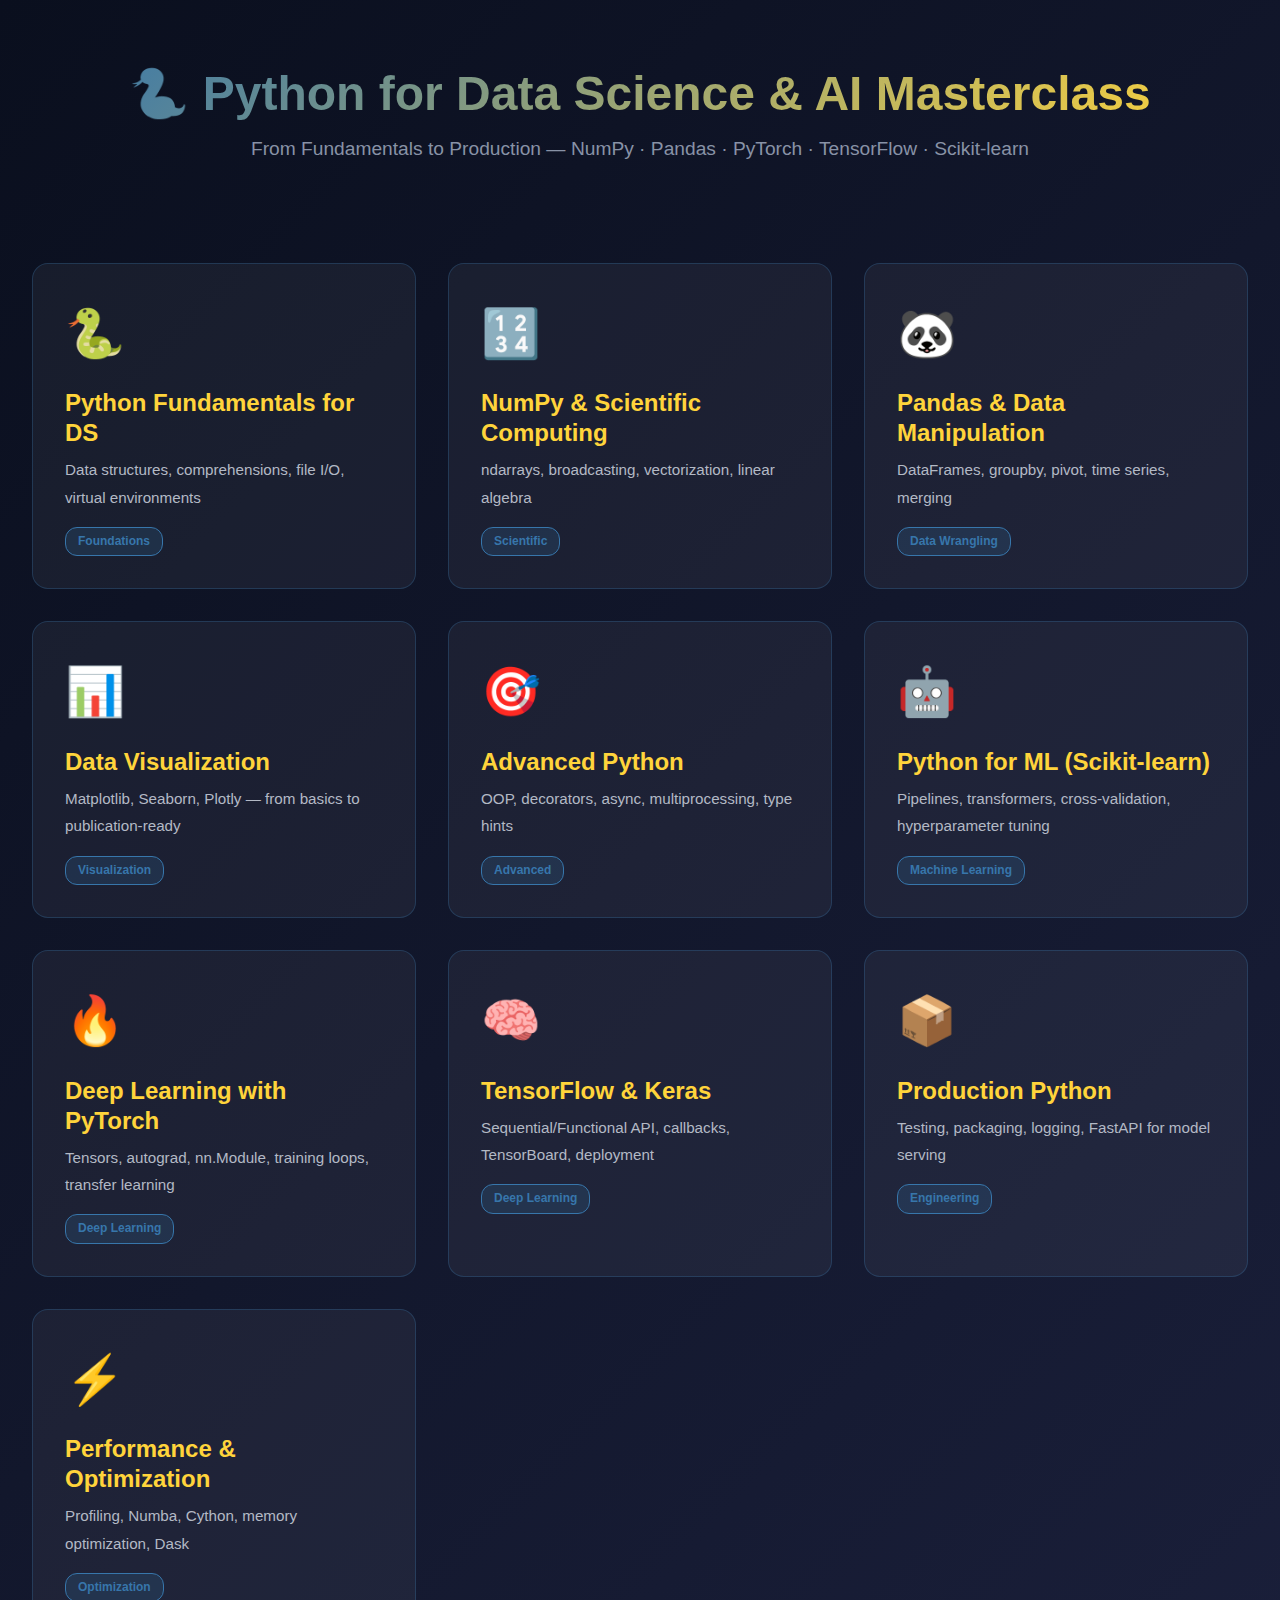
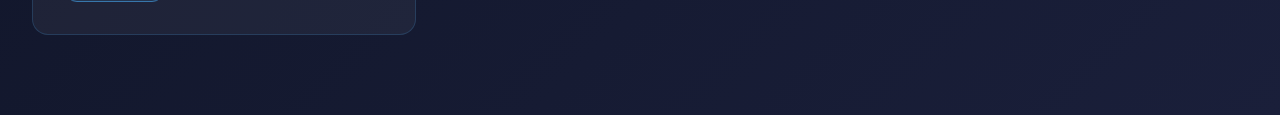
<file: Python/index.html>
<!DOCTYPE html>
<html lang="en">

<head>
    <meta charset="UTF-8">
    <meta name="viewport" content="width=device-width, initial-scale=1.0">
    <title>Python for Data Science & AI | Complete Masterclass</title>
    <link rel="stylesheet" href="../shared/css/design-system.css">
    <link rel="stylesheet" href="../shared/css/components.css">
    <style>
        :root {
            --python-blue: #3776AB;
            --python-yellow: #FFD43B;
            --color-primary: var(--python-blue);
            --color-secondary: var(--python-yellow);
        }

        * {
            margin: 0;
            padding: 0;
            box-sizing: border-box;
        }

        body {
            font-family: 'Inter', -apple-system, BlinkMacSystemFont, sans-serif;
            background: linear-gradient(135deg, #0a0f1e 0%, #1a1f3a 100%);
            color: #e0e6ed;
            line-height: 1.6;
        }

        .container {
            max-width: 1400px;
            margin: 0 auto;
            padding: 2rem;
        }

        /* Header */
        header {
            text-align: center;
            margin-bottom: 3rem;
            padding: 2rem 0;
        }

        header h1 {
            font-size: 3rem;
            background: linear-gradient(135deg, var(--python-blue), var(--python-yellow));
            -webkit-background-clip: text;
            -webkit-text-fill-color: transparent;
            background-clip: text;
            margin-bottom: 0.5rem;
        }

        .subtitle {
            font-size: 1.2rem;
            color: #8892a6;
        }

        /* Dashboard */
        .dashboard {
            display: block;
        }

        .modules-grid {
            display: grid;
            grid-template-columns: repeat(auto-fit, minmax(320px, 1fr));
            gap: 2rem;
            margin-bottom: 3rem;
        }

        .card {
            background: rgba(255, 255, 255, 0.05);
            border: 1px solid rgba(55, 118, 171, 0.3);
            border-radius: 16px;
            padding: 2rem;
            cursor: pointer;
            transition: all 0.3s ease;
            position: relative;
            overflow: hidden;
        }

        .card::before {
            content: '';
            position: absolute;
            top: 0;
            left: 0;
            right: 0;
            height: 4px;
            background: linear-gradient(90deg, var(--python-blue), var(--python-yellow));
            transform: scaleX(0);
            transition: transform 0.3s ease;
        }

        .card:hover::before {
            transform: scaleX(1);
        }

        .card:hover {
            transform: translateY(-8px);
            border-color: var(--python-blue);
            box-shadow: 0 20px 40px rgba(55, 118, 171, 0.3);
        }

        .card-icon {
            font-size: 3rem;
            margin-bottom: 1rem;
        }

        .card h3 {
            font-size: 1.5rem;
            color: var(--python-yellow);
            margin-bottom: 0.5rem;
        }

        .card p {
            color: #b3b9c5;
            font-size: 0.95rem;
            margin-bottom: 1rem;
        }

        .category-label {
            display: inline-block;
            padding: 0.25rem 0.75rem;
            background: rgba(55, 118, 171, 0.2);
            border: 1px solid var(--python-blue);
            border-radius: 12px;
            font-size: 0.75rem;
            color: var(--python-blue);
            font-weight: 600;
        }

        /* Module View */
        .module {
            display: none;
        }

        .module.active {
            display: block;
            animation: fadeIn 0.5s;
        }

        @keyframes fadeIn {
            from {
                opacity: 0;
                transform: translateY(20px);
            }

            to {
                opacity: 1;
                transform: translateY(0);
            }
        }

        .btn-back {
            background: var(--python-blue);
            color: white;
            border: none;
            padding: 0.75rem 1.5rem;
            border-radius: 8px;
            cursor: pointer;
            font-size: 1rem;
            margin-bottom: 2rem;
            transition: all 0.3s;
        }

        .btn-back:hover {
            background: #2a5d8a;
            transform: translateX(-4px);
        }

        .module header h1 {
            font-size: 2.5rem;
            margin-bottom: 1rem;
        }

        /* Tabs */
        .tabs {
            display: flex;
            gap: 1rem;
            margin: 2rem 0;
            border-bottom: 2px solid rgba(255, 255, 255, 0.1);
            flex-wrap: wrap;
        }

        .tab-btn {
            background: transparent;
            border: none;
            color: #8892a6;
            padding: 1rem 1.5rem;
            cursor: pointer;
            font-size: 1rem;
            border-bottom: 3px solid transparent;
            transition: all 0.3s;
            position: relative;
        }

        .tab-btn.active {
            color: var(--python-yellow);
            border-bottom-color: var(--python-yellow);
        }

        .tab-btn:hover {
            color: #fff;
        }

        /* Tab Content */
        .tab {
            display: none;
            animation: fadeIn 0.4s;
        }

        .tab.active {
            display: block;
        }

        .section {
            background: rgba(255, 255, 255, 0.03);
            border: 1px solid rgba(255, 255, 255, 0.1);
            border-radius: 12px;
            padding: 2rem;
            margin-bottom: 2rem;
        }

        .section h2 {
            color: var(--python-yellow);
            margin-bottom: 1.5rem;
            font-size: 1.8rem;
        }

        .section h3 {
            color: var(--python-blue);
            margin: 1.5rem 0 1rem;
            font-size: 1.3rem;
        }

        /* Tables */
        table {
            width: 100%;
            border-collapse: collapse;
            margin: 1.5rem 0;
            background: rgba(0, 0, 0, 0.2);
            border-radius: 8px;
            overflow: hidden;
        }

        th,
        td {
            padding: 1rem;
            text-align: left;
            border-bottom: 1px solid rgba(255, 255, 255, 0.1);
        }

        th {
            background: rgba(55, 118, 171, 0.3);
            color: var(--python-yellow);
            font-weight: 600;
        }

        tr:hover {
            background: rgba(255, 255, 255, 0.05);
        }

        /* Code Blocks */
        .code-block {
            background: #0d1117;
            border: 1px solid #30363d;
            border-radius: 8px;
            padding: 1.5rem;
            margin: 1.5rem 0;
            overflow-x: auto;
            font-family: 'Fira Code', 'Consolas', monospace;
            line-height: 1.6;
        }

        .code-block .comment {
            color: #6e7681;
        }

        .code-block .keyword {
            color: #ff7b72;
            font-weight: bold;
        }

        .code-block .string {
            color: #a5d6ff;
        }

        .code-block .function {
            color: #d2a8ff;
        }

        .code-block .number {
            color: #79c0ff;
        }

        .code-block .class {
            color: #ffa657;
        }

        /* Info Boxes */
        .info-box {
            background: linear-gradient(135deg, rgba(55, 118, 171, 0.1), rgba(255, 212, 59, 0.1));
            border-left: 4px solid var(--python-blue);
            border-radius: 8px;
            padding: 1.5rem;
            margin: 1.5rem 0;
        }

        .box-title {
            font-weight: 700;
            color: var(--python-yellow);
            margin-bottom: 0.75rem;
            font-size: 1.1rem;
        }

        .box-content {
            color: #d0d7de;
            line-height: 1.7;
        }

        /* Interview Box */
        .interview-box {
            background: linear-gradient(135deg, rgba(255, 107, 53, 0.1), rgba(163, 113, 247, 0.1));
            border-left: 4px solid #ff6b35;
            border-radius: 8px;
            padding: 1.5rem;
            margin: 1.5rem 0;
        }

        /* Callouts */
        .callout {
            border-radius: 8px;
            padding: 1rem 1.5rem;
            margin: 1.5rem 0;
            border-left: 4px solid;
        }

        .callout.tip {
            background: rgba(46, 204, 113, 0.1);
            border-color: #2ecc71;
        }

        .callout.warning {
            background: rgba(255, 193, 7, 0.1);
            border-color: #ffc107;
        }

        .callout-title {
            font-weight: 700;
            margin-bottom: 0.5rem;
        }

        /* Utility */
        .dashboard.active {
            display: block;
        }

        .hidden {
            display: none;
        }

        strong {
            color: var(--python-yellow);
        }
    </style>
</head>

<body>
    <div class="container">
        <!-- Dashboard -->
        <div class="dashboard active" id="dashboard">
            <header>
                <h1>🐍 Python for Data Science & AI Masterclass</h1>
                <p class="subtitle">From Fundamentals to Production — NumPy · Pandas · PyTorch · TensorFlow ·
                    Scikit-learn</p>
            </header>

            <div class="modules-grid" id="modulesGrid"></div>
        </div>

        <!-- Module Container -->
        <div id="modulesContainer"></div>
    </div>

    <script>
        const modules = [
            {
                id: "python-fundamentals",
                title: "Python Fundamentals for DS",
                icon: "🐍",
                category: "Foundations",
                description: "Data structures, comprehensions, file I/O, virtual environments"
            },
            {
                id: "numpy",
                title: "NumPy & Scientific Computing",
                icon: "🔢",
                category: "Scientific",
                description: "ndarrays, broadcasting, vectorization, linear algebra"
            },
            {
                id: "pandas",
                title: "Pandas & Data Manipulation",
                icon: "🐼",
                category: "Data Wrangling",
                description: "DataFrames, groupby, pivot, time series, merging"
            },
            {
                id: "visualization",
                title: "Data Visualization",
                icon: "📊",
                category: "Visualization",
                description: "Matplotlib, Seaborn, Plotly — from basics to publication-ready"
            },
            {
                id: "advanced-python",
                title: "Advanced Python",
                icon: "🎯",
                category: "Advanced",
                description: "OOP, decorators, async, multiprocessing, type hints"
            },
            {
                id: "sklearn",
                title: "Python for ML (Scikit-learn)",
                icon: "🤖",
                category: "Machine Learning",
                description: "Pipelines, transformers, cross-validation, hyperparameter tuning"
            },
            {
                id: "pytorch",
                title: "Deep Learning with PyTorch",
                icon: "🔥",
                category: "Deep Learning",
                description: "Tensors, autograd, nn.Module, training loops, transfer learning"
            },
            {
                id: "tensorflow",
                title: "TensorFlow & Keras",
                icon: "🧠",
                category: "Deep Learning",
                description: "Sequential/Functional API, callbacks, TensorBoard, deployment"
            },
            {
                id: "production",
                title: "Production Python",
                icon: "📦",
                category: "Engineering",
                description: "Testing, packaging, logging, FastAPI for model serving"
            },
            {
                id: "optimization",
                title: "Performance & Optimization",
                icon: "⚡",
                category: "Optimization",
                description: "Profiling, Numba, Cython, memory optimization, Dask"
            }
        ];

        const MODULE_CONTENT = {            "python-fundamentals": {
                concepts: `
                    <div class="section">
                        <h2>Python Data Structures for DS</h2>
                        
                        <table>
                            <tr>
                                <th>Type</th>
                                <th>Mutable</th>
                                <th>Ordered</th>
                                <th>Use Case</th>
                            </tr>
                            <tr>
                                <td><strong>list</strong></td>
                                <td>✓</td>
                                <td>✓</td>
                                <td>Sequential data, time series</td>
                            </tr>
                            <tr>
                                <td><strong>tuple</strong></td>
                                <td>✗</td>
                                <td>✓</td>
                                <td>Fixed records, DataFrame rows</td>
                            </tr>
                            <tr>
                                <td><strong>dict</strong></td>
                                <td>✓</td>
                                <td>✓ (Python 3.7+)</td>
                                <td>Lookup tables, JSON data</td>
                            </tr>
                            <tr>
                                <td><strong>set</strong></td>
                                <td>✓</td>
                                <td>✗</td>
                                <td>Unique values, filtering duplicates</td>
                            </tr>
                        </table>

                        <h3>List Comprehensions</h3>
                        <div class="info-box">
                            <div class="box-title">⚡ Faster Than Loops</div>
                            <div class="box-content">
                                List comprehensions are <strong>30-40% faster</strong> than traditional for loops for building lists.
                            </div>
                        </div>

                        <h3>Lambda Functions</h3>
                        <p>Anonymous functions perfect for <code>map()</code>, <code>filter()</code>, and sorting:</p>

                        <h3>File I/O Best Practices</h3>
                        <div class="callout tip">
                            <div class="callout-title">✓ Context Managers</div>
                            Always use <code>with open()</code> to automatically close files and handle exceptions.
                        </div>

                        <h3>Virtual Environments</h3>
                        <table>
                            <tr>
                                <th>Tool</th>
                                <th>Best For</th>
                                <th>Command</th>
                            </tr>
                            <tr>
                                <td>venv</td>
                                <td>Simple Python projects</td>
                                <td>python -m venv env</td>
                            </tr>
                            <tr>
                                <td>conda</td>
                                <td>DS/ML (complex dependencies)</td>
                                <td>conda create -n myenv python=3.10</td>
                            </tr>
                            <tr>
                                <td>poetry</td>
                                <td>Modern dependency management</td>
                                <td>poetry init</td>
                            </tr>
                        </table>
                    </div>
                `,
                code: `
                    <div class="section">
                        <h2>💻 Essential Code Examples</h2>

                        <h3>List Comprehensions for Data Cleaning</h3>
                        <div class="code-block">
<span class="comment"># Clean and transform survey responses</span>
responses = [<span class="string">" yes "</span>, <span class="string">"NO"</span>, <span class="string">"  Yes"</span>, <span class="string">"no "</span>]
clean = [r.strip().lower() <span class="keyword">for</span> r <span class="keyword">in</span> responses]
<span class="comment"># ['yes', 'no', 'yes', 'no']</span>

<span class="comment"># Filter outliers from dataset</span>
data = [<span class="number">12</span>, <span class="number">45</span>, <span class="number">67</span>, <span class="number">200</span>, <span class="number">89</span>, <span class="number">34</span>]
q75 = <span class="number">67</span>  <span class="comment"># 75th percentile</span>
filtered = [x <span class="keyword">for</span> x <span class="keyword">in</span> data <span class="keyword">if</span> x &lt;= q75]
                        </div>

                        <h3>Dictionary Techniques</h3>
                        <div class="code-block">
<span class="comment"># Count occurrences (alternative to Counter)</span>
labels = [<span class="string">'cat'</span>, <span class="string">'dog'</span>, <span class="string">'cat'</span>, <span class="string">'bird'</span>, <span class="string">'cat'</span>]
counts = {}
<span class="keyword">for</span> label <span class="keyword">in</span> labels:
    counts[label] = counts.get(label, <span class="number">0</span>) + <span class="number">1</span>

<span class="comment"># Dict comprehension for feature scaling</span>
features = {<span class="string">'age'</span>: <span class="number">25</span>, <span class="string">'income'</span>: <span class="number">50000</span>, <span class="string">'score'</span>: <span class="number">85</span>}
normalized = {k: v/<span class="number">100</span> <span class="keyword">for</span> k, v <span class="keyword">in</span> features.items()}
                        </div>

                        <h3>File I/O with Context Managers</h3>
                        <div class="code-block">
<span class="comment"># Reading CSV manually</span>
<span class="keyword">with</span> <span class="function">open</span>(<span class="string">'data.csv'</span>, <span class="string">'r'</span>) <span class="keyword">as</span> f:
    headers = f.readline().strip().split(<span class="string">','</span>)
    rows = [line.strip().split(<span class="string">','</span>) <span class="keyword">for</span> line <span class="keyword">in</span> f]

<span class="comment"># Processing large files line-by-line (memory efficient)</span>
<span class="keyword">def</span> <span class="function">process_large_log</span>(filepath):
    <span class="keyword">with</span> <span class="function">open</span>(filepath) <span class="keyword">as</span> f:
        <span class="keyword">for</span> line <span class="keyword">in</span> f:  <span class="comment"># Reads one line at a time</span>
            <span class="keyword">if</span> <span class="string">'ERROR'</span> <span class="keyword">in</span> line:
                <span class="function">print</span>(line.strip())
                        </div>

                        <h3>Lambda + Map/Filter for Data Pipelines</h3>
                        <div class="code-block">
<span class="comment"># Apply multiple transformations</span>
salaries = [<span class="number">45000</span>, <span class="number">67000</span>, <span class="number">89000</span>, <span class="number">123000</span>]

<span class="comment"># Filter and transform in one pipeline</span>
<span class="keyword">from</span> functools <span class="keyword">import</span> reduce

above_60k = <span class="function">filter</span>(<span class="keyword">lambda</span> x: x &gt; <span class="number">60000</span>, salaries)
with_bonus = <span class="function">map</span>(<span class="keyword">lambda</span> x: x * <span class="number">1.1</span>, above_60k)
result = <span class="function">list</span>(with_bonus)
                        </div>
                    </div>
                `,
                interview: `
                    <div class="section">
                        <h2>🎯 Interview Questions</h2>

                        <div class="interview-box">
                            <strong>Q1: What's the difference between a list and a tuple? When would you use each in DS workflows?</strong>
                            <p><strong>Answer:</strong> Lists are mutable (can modify), tuples are immutable. Use <strong>tuples</strong> for fixed-size records (e.g., (latitude, longitude) pairs, DataFrame rows), and <strong>lists</strong> for sequences that change (time series, dynamic feature lists).</p>
                        </div>

                        <div class="interview-box">
                            <strong>Q2: How does Python's GIL affect data science workflows?</strong>
                            <p><strong>Answer:</strong> The Global Interpreter Lock prevents true multi-threading for CPU-bound tasks. For DS: Use <strong>multiprocessing</strong> for parallel data processing, or libraries like NumPy/Pandas that release the GIL for computations.</p>
                        </div>

                        <div class="interview-box">
                            <strong>Q3: Explain list comprehensions vs generator expressions. When to use each?</strong>
                            <p><strong>Answer:</strong> List comp <code>[x**2 for x in range(n)]</code> creates the whole list in memory. Generator <code>(x**2 for x in range(n))</code> yields one value at a time. Use generators for <strong>large datasets</strong> to save memory.</p>
                        </div>

                        <div class="interview-box">
                            <strong>Q4: How would you handle a 10GB CSV file that doesn't fit in memory?</strong>
                            <p><strong>Answer:</strong> Read line-by-line using <code>with open()</code>, or use <code>pd.read_csv(chunksize=10000)</code> to process in batches, or use Dask for distributed computing.</p>
                        </div>

                        <div class="interview-box">
                            <strong>Q5: What's the time complexity of dict lookup vs list search?</strong>
                            <p><strong>Answer:</strong> Dict: O(1) average case using hash tables. List: O(n) requires linear scan. Critical for large-scale feature lookups.</p>
                        </div>

                        <div class="interview-box">
                            <strong>Q6: Explain the difference between shallow and deep copy.</strong>
                            <p><strong>Answer:</strong> Shallow copy (<code>list.copy()</code>) copies references. Deep copy (<code>copy.deepcopy()</code>) recursively copies all nested objects. Important when working with nested data structures in pipelines.</p>
                        </div>

                        <div class="interview-box">
                            <strong>Q7: How does <code>*args</code> and <code>**kwargs</code> help in building flexible ML pipelines?</strong>
                            <p><strong>Answer:</strong> They allow variable arguments. <code>*args</code> for positional (e.g., multiple datasets), <code>**kwargs</code> for named parameters (e.g., hyperparameters). Essential for wrapper functions and decorators.</p>
                        </div>

                        <div class="interview-box">
                            <strong>Q8: What's the advantage of using <code>with open()</code> over manual file closing?</strong>
                            <p><strong>Answer:</strong> Context managers guarantee file closure even if exceptions occur, preventing resource leaks in long-running data pipelines.</p>
                        </div>

                        <div class="interview-box">
                            <strong>Q9: How would you remove duplicates from a list while preserving order?</strong>
                            <p><strong>Code:</strong> <code>list(dict.fromkeys(my_list))</code> or <code>[x for i, x in enumerate(my_list) if x not in my_list[:i]]</code></p>
                        </div>

                        <div class="interview-box">
                            <strong>Q10: Why use virtual environments in production ML systems?</strong>
                            <p><strong>Answer:</strong> Isolate dependencies per project, avoid version conflicts (scikit-learn 0.24 vs 1.2), ensure reproducibility across dev/staging/prod, and enable easy rollbacks.</p>
                        </div>
                    </div>
                `
            },

            "numpy": {
                concepts: `
                    <div class="section">
                        <h2>NumPy ndarray Fundamentals</h2>

                        <h3>Why NumPy?</h3>
                        <table>
                            <tr>
                                <th>Feature</th>
                                <th>Python List</th>
                                <th>NumPy Array</th>
                            </tr>
                            <tr>
                                <td>Speed</td>
                                <td>1x</td>
                                <td>10-100x faster</td>
                            </tr>
                            <tr>
                                <td>Memory</td>
                                <td>~28 bytes/element</td>
                                <td>~8 bytes/element (dtype=int64)</td>
                            </tr>
                            <tr>
                                <td>Vectorization</td>
                                <td>Manual loops</td>
                                <td>Built-in (C-optimized)</td>
                            </tr>
                        </table>

                        <h3>Broadcasting</h3>
                        <div class="info-box">
                            <div class="box-title">🎯 Key Concept</div>
                            <div class="box-content">
                                Broadcasting allows operations on arrays of different shapes <strong>without explicit loops or copying</strong>. Rules: trailing dimensions must match or be 1.
                            </div>
                        </div>

                        <h3>Vectorization vs Loops</h3>
                        <div class="callout tip">
                            <div class="callout-title">⚡ Performance</div>
                            <code>arr * 2</code> is 50-100x faster than <code>[x * 2 for x in arr]</code> because NumPy uses SIMD instructions.
                        </div>

                        <h3>Linear Algebra Operations</h3>
                        <p><strong>Essential for ML:</strong></p>
                        <ul>
                            <li><code>np.dot(A, B)</code> - Matrix multiplication (predictions)</li>
                            <li><code>np.linalg.inv(A)</code> - Inverse (normal equation)</li>
                            <li><code>np.linalg.eig(A)</code> - Eigenvalues (PCA)</li>
                            <li><code>np.linalg.svd(A)</code> - SVD (recommender systems)</li>
                        </ul>
                    </div>
                `,
                code: `
                    <div class="section">
                        <h2>💻 NumPy in Action</h2>

                        <h3>Array Creation & Indexing</h3>
                        <div class="code-block">
<span class="keyword">import</span> numpy <span class="keyword">as</span> np

<span class="comment"># Create from list</span>
arr = np.array([[<span class="number">1</span>, <span class="number">2</span>, <span class="number">3</span>], [<span class="number">4</span>, <span class="number">5</span>, <span class="number">6</span>]])

<span class="comment"># Special arrays</span>
zeros = np.zeros((<span class="number">3</span>, <span class="number">4</span>))
ones = np.ones((<span class="number">2</span>, <span class="number">3</span>))
identity = np.eye(<span class="number">5</span>)
random = np.random.randn(<span class="number">100</span>, <span class="number">10</span>)  <span class="comment"># 100 samples, 10 features</span>

<span class="comment"># Boolean indexing (filtering)</span>
data = np.array([<span class="number">1</span>, <span class="number">5</span>, <span class="number">-3</span>, <span class="number">8</span>, <span class="number">-2</span>])
positives = data[data &gt; <span class="number">0</span>]  <span class="comment"># [1, 5, 8]</span>
                        </div>

                        <h3>Broadcasting Example</h3>
                        <div class="code-block">
<span class="comment"># Normalize each feature (mean=0, std=1)</span>
X = np.random.randn(<span class="number">1000</span>, <span class="number">5</span>)  <span class="comment"># 1000 samples, 5 features</span>

mean = X.mean(axis=<span class="number">0</span>)  <span class="comment"># shape (5,)</span>
std = X.std(axis=<span class="number">0</span>)    <span class="comment"># shape (5,)</span>

X_normalized = (X - mean) / std  <span class="comment"># Broadcasting!</span>
<span class="comment"># (1000, 5) - (5,) broadcasts to (1000, 5) - (1,5) automatically</span>
                        </div>

                        <h3>Vectorized Operations</h3>
                        <div class="code-block">
<span class="comment"># Inefficient (Python loop)</span>
result = []
<span class="keyword">for</span> x <span class="keyword">in</span> data:
    result.append(x ** <span class="number">2</span>)

<span class="comment"># Efficient (vectorized)</span>
result = data ** <span class="number">2</span>  <span class="comment"># 100x faster</span>

<span class="comment"># Apply sigmoid activation</span>
<span class="keyword">def</span> <span class="function">sigmoid</span>(z):
    <span class="keyword">return</span> <span class="number">1</span> / (<span class="number">1</span> + np.exp(-z))

predictions = sigmoid(X @ weights)  <span class="comment"># Matrix mult + vectorized sigmoid</span>
                        </div>

                        <h3>Linear Algebra for ML</h3>
                        <div class="code-block">
<span class="comment"># Solve linear regression (Normal Equation)</span>
X = np.random.randn(<span class="number">100</span>, <span class="number">3</span>)  <span class="comment"># 100 samples, 3 features</span>
y = np.random.randn(<span class="number">100</span>)

<span class="comment"># θ = (X^T X)^(-1) X^T y</span>
theta = np.linalg.inv(X.T @ X) @ X.T @ y

<span class="comment"># Eigendecomposition for PCA</span>
cov_matrix = np.cov(X.T)
eigenvalues, eigenvectors = np.linalg.eig(cov_matrix)
                        </div>

                        <h3>Random Sampling</h3>
                        <div class="code-block">
<span class="comment"># Train/test split indices</span>
n = <span class="number">1000</span>
indices = np.random.permutation(n)
train_idx = indices[:<span class="number">800</span>]
test_idx = indices[<span class="number">800</span>:]

<span class="comment"># Stratified sampling</span>
classes, counts = np.unique(y, return_counts=<span class="keyword">True</span>)
                        </div>
                    </div>
                `,
                interview: `
                    <div class="section">
                        <h2>🎯 NumPy Interview Questions</h2>

                        <div class="interview-box">
                            <strong>Q1: Why is NumPy faster than Python lists?</strong>
                            <p><strong>Answer:</strong> (1) Fixed-type arrays (no type checking), (2) Contiguous memory layout, (3) Vectorized operations in C, (4) SIMD instructions, (5) No Python interpreter overhead for loops.</p>
                        </div>

                        <div class="interview-box">
                            <strong>Q2: Explain broadcasting with an example.</strong>
                            <p><strong>Example:</strong> <code>arr.shape=(3,4)</code> + <code>vec.shape=(4,)</code> → broadcasts vec to (1,4) then (3,4). Adds vec to each row. Critical for efficient feature normalization.</p>
                        </div>

                        <div class="interview-box">
                            <strong>Q3: What's the difference between <code>np.dot()</code> and <code>*</code>?</strong>
                            <p><code>*</code> is element-wise multiplication. <code>np.dot()</code> is matrix multiplication (or <code>@</code> operator). For (m,n) × (n,k) → (m,k) result.</p>
                        </div>

                        <div class="interview-box">
                            <strong>Q4: How to handle memory errors with large arrays?</strong>
                            <p><strong>Solutions:</strong> (1) Use memory-mapped arrays <code>np.memmap</code>, (2) Process in chunks, (3) Use Dask for out-of-core computation, (4) Choose smaller dtypes (float32 vs float64).</p>
                        </div>

                        <div class="interview-box">
                            <strong>Q5: What's the difference between <code>copy()</code> and view?</strong>
                            <p><strong>View:</strong> <code>arr[1:3]</code> shares memory. <strong>Copy:</strong> <code>arr[1:3].copy()</code> creates new array. Views save memory but can cause bugs if modified.</p>
                        </div>

                        <div class="interview-box">
                            <strong>Q6: How to normalize a dataset efficiently?</strong>
                            <p><code>(X - X.mean(axis=0)) / X.std(axis=0)</code> using broadcasting. For large data, use <code>np.nanmean()</code> to handle missing values.</p>
                        </div>

                        <div class="interview-box">
                            <strong>Q7: Explain eigendecomposition's role in PCA.</strong>
                            <p>PCA finds principal components via <code>np.linalg.eig(cov_matrix)</code>. Eigenvectors = directions of max variance. Eigenvalues = variance magnitude. Sort by eigenvalue desc.</p>
                        </div>

                        <div class="interview-box">
                            <strong>Q8: What's the shape of <code>np.dot(A, B)</code> if A is (5,3) and B is (3,7)?</strong>
                            <p><strong>(5, 7)</strong>. Inner dims (3) must match. Outer dims define result.</p>
                        </div>

                        <div class="interview-box">
                            <strong>Q9: How to create a train/test split without sklearn?</strong>
                            <p><code>indices = np.random.permutation(len(X))</code> then slice: <code>X_train = X[indices[:800]]</code></p>
                        </div>

                        <div class="interview-box">
                            <strong>Q10: What's the advantage of <code>axis=0</code> vs <code>axis=1</code>?</strong>
                            <p><code>axis=0</code> = operate down rows (column-wise). <code>axis=1</code> = across columns (row-wise). For (100,5): <code>mean(axis=0)</code> → (5,) means per-feature.</p>
                        </div>
                    </div>
                `
            },

            "pandas": {
                concepts: `
                    <div class="section">
                        <h2>Pandas Core Concepts</h2>

                        <h3>DataFrames vs Series</h3>
                        <table>
                            <tr>
                                <th>Structure</th>
                                <th>Dimensions</th>
                                <th>Use Case</th>
                            </tr>
                            <tr>
                                <td>Series</td>
                                <td>1D (column)</td>
                                <td>Single feature, time series</td>
                            </tr>
                            <tr>
                                <td>DataFrame</td>
                                <td>2D (table)</td>
                                <td>Tabular data, datasets</td>
                            </tr>
                        </table>

                        <h3>Indexing Methods</h3>
                        <ul>
                            <li><code>.loc[]</code> - Label-based (by row/col names)</li>
                            <li><code>.iloc[]</code> - Position-based (by integer index)</li>
                            <li><code>.at[]</code> - Fast scalar access (label)</li>
                            <li><code>.iat[]</code> - Fast scalar access (position)</li>
                        </ul>

                        <h3>GroupBy-Split-Apply-Combine</h3>
                        <div class="info-box">
                            <div class="box-title">🔀 Powerful Pattern</div>
                            <div class="box-content">
                                <code>df.groupby('category').agg({'price': 'mean', 'quantity': 'sum'})</code><br>
                                Split data by groups → Apply aggregation → Combine results
                            </div>
                        </div>

                        <h3>Merge vs Join vs Concat</h3>
                        <table>
                            <tr>
                                <th>Method</th>
                                <th>SQL Equivalent</th>
                                <th>Use Case</th>
                            </tr>
                            <tr>
                                <td>merge()</td>
                                <td>JOIN</td>
                                <td>Combine DataFrames on keys</td>
                            </tr>
                            <tr>
                                <td>join()</td>
                                <td>JOIN on index</td>
                                <td>Merge by index</td>
                            </tr>
                            <tr>
                                <td>concat()</td>
                                <td>UNION</td>
                                <td>Stack DataFrames (rows/cols)</td>
                            </tr>
                        </table>
                    </div>
                `,
                code: `
                    <div class="section">
                        <h2>💻 Pandas Data Manipulation</h2>

                        <h3>Loading & Basic Exploration</h3>
                        <div class="code-block">
<span class="keyword">import</span> pandas <span class="keyword">as</span> pd

<span class="comment"># Load data</span>
df = pd.read_csv(<span class="string">'data.csv'</span>, parse_dates=[<span class="string">'date'</span>])

<span class="comment"># Quick inspection</span>
df.head()
df.info()
df.describe()
df.isnull().sum()  <span class="comment"># Missing values</span>

<span class="comment"># Select columns</span>
df[[<span class="string">'age'</span>, <span class="string">'income'</span>]]
df.filter(like=<span class="string">'price'</span>)  <span class="comment"># All cols with 'price'</span>
                        </div>

                        <h3>Filtering & Boolean Indexing</h3>
                        <div class="code-block">
<span class="comment"># Filter rows</span>
high_income = df[df[<span class="string">'income'</span>] &gt; <span class="number">100000</span>]

<span class="comment"># Multiple conditions</span>
young_rich = df[(df[<span class="string">'age'</span>] &lt; <span class="number">30</span>) & (df[<span class="string">'income'</span>] &gt; <span class="number">80000</span>)]

<span class="comment"># isin for categorical</span>
cities = df[df[<span class="string">'city'</span>].isin([<span class="string">'NYC'</span>, <span class="string">'SF'</span>, <span class="string">'LA'</span>])]
                        </div>

                        <h3>GroupBy & Aggregation</h3>
                        <div class="code-block">
<span class="comment"># Average salary by department</span>
df.groupby(<span class="string">'department'</span>)[<span class="string">'salary'</span>].mean()

<span class="comment"># Multiple aggregations</span>
df.groupby(<span class="string">'category'</span>).agg({
    <span class="string">'price'</span>: [<span class="string">'mean'</span>, <span class="string">'min'</span>, <span class="string">'max'</span>],
    <span class="string">'quantity'</span>: <span class="string">'sum'</span>
})

<span class="comment"># Custom aggregation</span>
df.groupby(<span class="string">'region'</span>).apply(<span class="keyword">lambda</span> x: x[<span class="string">'sales'</span>].max() - x[<span class="string">'sales'</span>].min())
                        </div>

                        <h3>Pivot Tables</h3>
                        <div class="code-block">
<span class="comment"># Create pivot table (sales by product x region)</span>
pivot = pd.pivot_table(
    df,
    values=<span class="string">'sales'</span>,
    index=<span class="string">'product'</span>,
    columns=<span class="string">'region'</span>,
    aggfunc=<span class="string">'sum'</span>,
    fill_value=<span class="number">0</span>
)
                        </div>

                        <h3>Handling Missing Data</h3>
                        <div class="code-block">
<span class="comment"># Drop rows with any NaN</span>
df.dropna()

<span class="comment"># Fill with mean (per column)</span>
df.fillna(df.mean())

<span class="comment"># Forward fill (time series)</span>
df.fillna(method=<span class="string">'ffill'</span>)

<span class="comment"># Interpolate</span>
df.interpolate(method=<span class="string">'linear'</span>)
                        </div>

                        <h3>Time Series Operations</h3>
                        <div class="code-block">
<span class="comment"># Set datetime index</span>
df[<span class="string">'date'</span>] = pd.to_datetime(df[<span class="string">'date'</span>])
df.set_index(<span class="string">'date'</span>, inplace=<span class="keyword">True</span>)

<span class="comment"># Resample to monthly</span>
monthly = df.resample(<span class="string">'M'</span>).sum()

<span class="comment"># Rolling window (moving average)</span>
df[<span class="string">'ma_7'</span>] = df[<span class="string">'sales'</span>].rolling(window=<span class="number">7</span>).mean()
                        </div>
                    </div>
                `,
                interview: `
                    <div class="section">
                        <h2>🎯 Pandas Interview Questions</h2>

                        <div class="interview-box">
                            <strong>Q1: What's the difference between <code>.loc</code> and <code>.iloc</code>?</strong>
                            <p><code>.loc</code> uses labels (row/col names). <code>.iloc</code> uses integer positions (0-indexed). Example: <code>df.loc['row1', 'col_name']</code> vs <code>df.iloc[0, 2]</code></p>
                        </div>

                        <div class="interview-box">
                            <strong>Q2: How to handle a dataset with 30% missing values?</strong>
                            <p><strong>Options:</strong> (1) Drop if random missing, (2) Impute with mean/median/mode, (3) Use model-based imputation (KNN, iterative), (4) Forward-fill for time series, (5) Create "missing" indicator feature.</p>
                        </div>

                        <div class="interview-box">
                            <strong>Q3: Explain <code>apply()</code> vs <code>transform()</code> vs <code>agg()</code>.</strong>
                            <p><code>apply()</code>: Any function, can change shape. <code>transform()</code>: Returns same shape (broadcasting). <code>agg()</code>: Multiple aggregations simultaneously.</p>
                        </div>

                        <div class="interview-box">
                            <strong>Q4: How to merge two DataFrames with different join types?</strong>
                            <p><code>pd.merge(df1, df2, on='key', how='inner|left|right|outer')</code>. Inner = intersection, Outer = union, Left/Right = preserve one side.</p>
                        </div>

                        <div class="interview-box">
                            <strong>Q5: What's the performance difference between <code>iterrows()</code> and vectorization?</strong>
                            <p><code>iterrows()</code> is 100-500x slower. Always vectorize: <code>df['new_col'] = df['a'] + df['b']</code> instead of looping.</p>
                        </div>

                        <div class="interview-box">
                            <strong>Q6: How to create a pivot table from transaction data?</strong>
                            <p><code>pd.pivot_table(df, values='amount', index='product', columns='month', aggfunc='sum')</code></p>
                        </div>

                        <div class="interview-box">
                            <strong>Q7: Explain GroupBy split-apply-combine.</strong>
                            <p>Split data into groups by key → Apply function to each group → Combine results into new DataFrame. Example: <code>df.groupby('category')['price'].mean()</code></p>
                        </div>

                        <div class="interview-box">
                            <strong>Q8: How to detect outliers using Pandas?</strong>
                            <p>IQR method: <code>Q1 = df['col'].quantile(0.25)</code>, <code>Q3 = df['col'].quantile(0.75)</code>, <code>IQR = Q3 - Q1</code>, outliers if <code>< Q1 - 1.5*IQR</code> or <code>> Q3 + 1.5*IQR</code></p>
                        </div>

                        <div class="interview-box">
                            <strong>Q9: What's the advantage of <code>reset_index()</code>?</strong>
                            <p>Converts index back to regular column. Useful after groupby or when index becomes multi-level. Use <code>drop=True</code> to discard old index.</p>
                        </div>

                        <div class="interview-box">
                            <strong>Q10: How to optimize memory usage for large DataFrames?</strong>
                            <p>(1) Use categorical dtype for repeated strings, (2) Downcast numerics (int64 → int32), (3) Read in chunks, (4) Use <code>usecols</code> to load only needed columns.</p>
                        </div>
                    </div>
                `
            },

            "visualization": {
                concepts: `
                    <div class="section">
                        <h2>Data Visualization Principles</h2>

                        <h3>Choosing the Right Chart</h3>
                        <table>
                            <tr>
                                <th>Goal</th>
                                <th>Chart Type</th>
                                <th>Library</th>
                            </tr>
                            <tr>
                                <td>Distribution</td>
                                <td>Histogram, KDE, Box plot</td>
                                <td>Seaborn</td>
                            </tr>
                            <tr>
                                <td>Relationship</td>
                                <td>Scatter, Reg plot</td>
                                <td>Matplotlib/Seaborn</td>
                            </tr>
                            <tr>
                                <td>Time Series</td>
                                <td>Line plot</td>
                                <td>Matplotlib</td>
                            </tr>
                            <tr>
                                <td>Categorical</td>
                                <td>Bar, Count plot</td>
                                <td>Seaborn</td>
                            </tr>
                            <tr>
                                <td>Interactive</td>
                                <td>Scatter, Line, 3D</td>
                                <td>Plotly</td>
                            </tr>
                        </table>

                        <h3>Matplotlib Architecture</h3>
                        <div class="info-box">
                            <div class="box-title">📊 Fig & Axes</div>
                            <div class="box-content">
                                <strong>Figure:</strong> Entire canvas<br>
                                <strong>Axes:</strong> Individual plot (can have multiple in one figure)<br>
                                <code>fig, ax = plt.subplots(2, 2)</code> creates 2x2 grid
                            </div>
                        </div>

                        <h3>Seaborn Advantages</h3>
                        <ul>
                            <li>Built on Matplotlib (high-level API)</li>
                            <li>Beautiful default styles</li>
                            <li>Statistical plots (regplot, violinplot)</li>
                            <li>Works seamlessly with Pandas DataFrames</li>
                        </ul>

                        <h3>Plotly for Interactivity</h3>
                        <p>Hover tooltips, zoom, pan, export to HTML. Perfect for dashboards and presentations.</p>
                    </div>
                `,
                code: `
                    <div class="section">
                        <h2>💻 Plotting Code Examples</h2>

                        <h3>Matplotlib Basics</h3>
                        <div class="code-block">
<span class="keyword">import</span> matplotlib.pyplot <span class="keyword">as</span> plt

<span class="comment"># Simple line plot</span>
plt.plot(x, y, label=<span class="string">'Actual'</span>, color=<span class="string">'blue'</span>, linewidth=<span class="number">2</span>)
plt.xlabel(<span class="string">'Time'</span>)
plt.ylabel(<span class="string">'Value'</span>)
plt.title(<span class="string">'Time Series'</span>)
plt.legend()
plt.grid(<span class="keyword">True</span>, alpha=<span class="number">0.3</span>)
plt.show()

<span class="comment"># Subplots (2x2 grid)</span>
fig, axes = plt.subplots(<span class="number">2</span>, <span class="number">2</span>, figsize=(<span class="number">12</span>, <span class="number">10</span>))
axes[<span class="number">0</span>, <span class="number">0</span>].plot(data1)
axes[<span class="number">0</span>, <span class="number">1</span>].scatter(x, y)
axes[<span class="number">1</span>, <span class="number">0</span>].hist(values, bins=<span class="number">30</span>)
                        </div>

                        <h3>Seaborn Statistical Plots</h3>
                        <div class="code-block">
<span class="keyword">import</span> seaborn <span class="keyword">as</span> sns

<span class="comment"># Distribution plot</span>
sns.histplot(df[<span class="string">'price'</span>], kde=<span class="keyword">True</span>, bins=<span class="number">50</span>)

<span class="comment"># Relationship with regression</span>
sns.regplot(x=<span class="string">'area'</span>, y=<span class="string">'price'</span>, data=df)

<span class="comment"># Categorical count</span>
sns.countplot(x=<span class="string">'category'</span>, data=df, palette=<span class="string">'viridis'</span>)

<span class="comment"># Correlation heatmap</span>
corr = df.corr()
sns.heatmap(corr, annot=<span class="keyword">True</span>, cmap=<span class="string">'coolwarm'</span>, center=<span class="number">0</span>)

<span class="comment"># Pairplot (all features)</span>
sns.pairplot(df, hue=<span class="string">'species'</span>)
                        </div>

                        <h3>Plotly Interactive Plots</h3>
                        <div class="code-block">
<span class="keyword">import</span> plotly.express <span class="keyword">as</span> px

<span class="comment"># Interactive scatter</span>
fig = px.scatter(
    df, x=<span class="string">'gdp'</span>, y=<span class="string">'life_exp'</span>, 
    size=<span class="string">'pop'</span>, color=<span class="string">'continent'</span>,
    hover_name=<span class="string">'country'</span>, 
    title=<span class="string">'GDP vs Life Expectancy'</span>
)
fig.show()

<span class="comment"># 3D scatter</span>
fig = px.scatter_3d(df, x=<span class="string">'x'</span>, y=<span class="string">'y'</span>, z=<span class="string">'z'</span>, color=<span class="string">'cluster'</span>)
                        </div>

                        <h3>Customization</h3>
                        <div class="code-block">
<span class="comment"># Set Seaborn style</span>
sns.set_style(<span class="string">'whitegrid'</span>)
sns.set_palette(<span class="string">'husl'</span>)

<span class="comment"># Matplotlib rc params</span>
plt.rcParams[<span class="string">'figure.figsize'</span>] = (<span class="number">12</span>, <span class="number">6</span>)
plt.rcParams[<span class="string">'font.size'</span>] = <span class="number">12</span>
                        </div>
                    </div>
                `,
                interview: `
                    <div class="section">
                        <h2>🎯 Visualization Interview Questions</h2>

                        <div class="interview-box">
                            <strong>Q1: When to use histogram vs KDE plot?</strong>
                            <p><strong>Histogram:</strong> Raw counts in bins. <strong>KDE:</strong> Smooth probability density estimate. Use KDE for continuous distributions, histogram for discrete/count data.</p>
                        </div>

                        <div class="interview-box">
                            <strong>Q2: Explain Figure vs Axes in Matplotlib.</strong>
                            <p><strong>Figure:</strong> Container (canvas). <strong>Axes:</strong> Individual plot. One figure can have multiple axes (subplots). <code>fig, ax = plt.subplots()</code></p>
                        </div>

                        <div class="interview-box">
                            <strong>Q3: How to visualize correlation between features?</strong>
                            <p><strong>Heatmap:</strong> <code>sns.heatmap(df.corr(), annot=True)</code>. <strong>Pairplot:</strong> <code>sns.pairplot(df)</code> shows all pairwise relationships.</p>
                        </div>

                        <div class="interview-box">
                            <strong>Q4: What's the advantage of Plotly over Matplotlib?</strong>
                            <p><strong>Plotly:</strong> Interactive (zoom, pan, hover tooltips), exports to HTML, better for dashboards. <strong>Matplotlib:</strong> More control, publication-ready static plots.</p>
                        </div>

                        <div class="interview-box">
                            <strong>Q5: How to create a subplot grid (2 rows, 3 cols)?</strong>
                            <p><code>fig, axes = plt.subplots(2, 3, figsize=(15, 8))</code>. Access: <code>axes[row, col].plot(data)</code></p>
                        </div>

                        <div class="interview-box">
                            <strong>Q6: Which plot to show feature importance?</strong>
                            <p><strong>Horizontal bar chart:</strong> <code>plt.barh(features, importances)</code> sorted by importance. Clear for comparing many features.</p>
                        </div>

                        <div class="interview-box">
                            <strong>Q7: How to customize Seaborn style?</strong>
                            <p><code>sns.set_style('whitegrid')</code>, <code>sns.set_palette('husl')</code>, <code>sns.set_context('talk')</code> for presentations</p>
                        </div>

                        <div class="interview-box">
                            <strong>Q8: What's the best way to visualize model predictions vs actual?</strong>
                            <p>Scatter plot: <code>plt.scatter(y_true, y_pred)</code> with diagonal line <code>plt.plot([min, max], [min, max], 'r--')</code>. Points close to line = good predictions.</p>
                        </div>

                        <div class="interview-box">
                            <strong>Q9: How to save a plot in high resolution?</strong>
                            <p><code>plt.savefig('plot.png', dpi=300, bbox_inches='tight')</code>. Use dpi=300 for publications.</p>
                        </div>

                        <div class="interview-box">
                            <strong>Q10: Which plot for time series with confidence intervals?</strong>
                            <p><code>plt.plot(dates, mean)</code> + <code>plt.fill_between(dates, lower, upper, alpha=0.3)</code> for shaded confidence bands.</p>
                        </div>
                    </div>
                `
            },

            "advanced-python": {
                concepts: `
                    <div class="section">
                        <h2>Object-Oriented Programming (OOP)</h2>

                        <h3>Classes for ML Models</h3>
                        <div class="info-box">
                            <div class="box-title">🏗️ Encapsulation</div>
                            <div class="box-content">
                                Group related data (features, weights) and methods (fit, predict) into reusable class structures. Scikit-learn uses OOP for all estimators.
                            </div>
                        </div>

                        <h3>Key OOP Concepts</h3>
                        <table>
                            <tr>
                                <th>Concept</th>
                                <th>Purpose</th>
                                <th>Example</th>
                            </tr>
                            <tr>
                                <td>Inheritance</td>
                                <td>Reuse code</td>
                                <td>LinearModel → Ridge, Lasso</td>
                            </tr>
                            <tr>
                                <td>Polymorphism</td>
                                <td>Same interface, different implementation</td>
                                <td>fit() for all models</td>
                            </tr>
                            <tr>
                                <td>Encapsulation</td>
                                <td>Hide internal state</td>
                                <td>Private attributes _weights</td>
                            </tr>
                        </table>

                        <h3>Magic Methods</h3>
                        <ul>
                            <li><code>__init__</code> - Constructor</li>
                            <li><code>__repr__</code> - String representation</li>
                            <li><code>__call__</code> - Make instance callable</li>
                            <li><code>__len__</code> - len() support</li>
                            <li><code>__getitem__</code> - Indexing support</li>
                        </ul>

                        <h2>Async & Concurrency</h2>

                        <h3>Threading vs Multiprocessing vs Async</h3>
                        <table>
                            <tr>
                                <th>Method</th>
                                <th>Best For</th>
                                <th>Limitation</th>
                            </tr>
                            <tr>
                                <td>Threading</td>
                                <td>I/O-bound (API calls, file reads)</td>
                                <td>GIL blocks CPU parallelism</td>
                            </tr>
                            <tr>
                                <td>Multiprocessing</td>
                                <td>CPU-bound (model training)</td>
                                <td>Memory overhead (process copy)</td>
                            </tr>
                            <tr>
                                <td>Asyncio</td>
                                <td>Many concurrent I/O tasks</td>
                                <td>Single-threaded</td>
                            </tr>
                        </table>

                        <div class="callout warning">
                            <div class="callout-title">⚠️ GIL Impact</div>
                            Python's Global Interpreter Lock means threading won't speed up CPU-heavy tasks like model training. Use multiprocessing instead.
                        </div>

                        <h3>Decorators</h3>
                        <p>Modify function behavior without changing code. Common uses:</p>
                        <ul>
                            <li><strong>@lru_cache</strong> - Memoization for expensive functions</li>
                            <li><strong>@property</strong> - Getter/setter methods</li>
                            <li><strong>@staticmethod</strong> - No self parameter</li>
                            <li><strong>@timing</strong> - Performance monitoring</li>
                        </ul>

                        <h3>Context Managers</h3>
                        <p>Manage resources (files, locks, DB connections) with <code>with</code> statement. Guarantees cleanup even if exceptions occur.</p>
                    </div>
                `,
                code: `
                    <div class="section">
                        <h2>💻 Advanced Python Examples</h2>

                        <h3>OOP: Custom ML Model Class</h3>
                        <div class="code-block">
<span class="keyword">class</span> <span class="class">SimpleLinearRegression</span>:
    <span class="keyword">def</span> <span class="function">__init__</span>(<span class="keyword">self</span>, learning_rate=<span class="number">0.01</span>):
        <span class="keyword">self</span>.lr = learning_rate
        <span class="keyword">self</span>._weights = <span class="keyword">None</span>
        <span class="keyword">self</span>._bias = <span class="keyword">None</span>
    
    <span class="keyword">def</span> <span class="function">fit</span>(<span class="keyword">self</span>, X, y, epochs=<span class="number">100</span>):
        n_samples, n_features = X.shape
        <span class="keyword">self</span>._weights = np.zeros(n_features)
        <span class="keyword">self</span>._bias = <span class="number">0</span>
        
        <span class="keyword">for</span> _ <span class="keyword">in</span> <span class="function">range</span>(epochs):
            y_pred = <span class="keyword">self</span>.predict(X)
            dw = (<span class="number">1</span>/n_samples) * X.T @ (y_pred - y)
            db = (<span class="number">1</span>/n_samples) * np.<span class="function">sum</span>(y_pred - y)
            
            <span class="keyword">self</span>._weights -= <span class="keyword">self</span>.lr * dw
            <span class="keyword">self</span>._bias -= <span class="keyword">self</span>.lr * db
    
    <span class="keyword">def</span> <span class="function">predict</span>(<span class="keyword">self</span>, X):
        <span class="keyword">return</span> X @ <span class="keyword">self</span>._weights + <span class="keyword">self</span>._bias
    
    <span class="keyword">def</span> <span class="function">__repr__</span>(<span class="keyword">self</span>):
        <span class="keyword">return</span> <span class="string">f"SimpleLinearRegression(lr={self.lr})"</span>

<span class="comment"># Usage</span>
model = SimpleLinearRegression(learning_rate=<span class="number">0.001</span>)
model.fit(X_train, y_train)
predictions = model.predict(X_test)
                        </div>

                        <h3>Inheritance Example</h3>
                        <div class="code-block">
<span class="keyword">class</span> <span class="class">BaseModel</span>:
    <span class="keyword">def</span> <span class="function">__init__</span>(<span class="keyword">self</span>):
        <span class="keyword">self</span>.is_fitted = <span class="keyword">False</span>
    
    <span class="keyword">def</span> <span class="function">check_fitted</span>(<span class="keyword">self</span>):
        <span class="keyword">if</span> <span class="keyword">not</span> <span class="keyword">self</span>.is_fitted:
            <span class="keyword">raise</span> <span class="function">ValueError</span>(<span class="string">"Model not fitted yet!"</span>)

<span class="keyword">class</span> <span class="class">LogisticModel</span>(BaseModel):
    <span class="keyword">def</span> <span class="function">fit</span>(<span class="keyword">self</span>, X, y):
        <span class="comment"># Training logic</span>
        <span class="keyword">self</span>.is_fitted = <span class="keyword">True</span>
    
    <span class="keyword">def</span> <span class="function">predict</span>(<span class="keyword">self</span>, X):
        <span class="keyword">self</span>.check_fitted()  <span class="comment"># Inherited method</span>
        <span class="keyword">return</span> predictions
                        </div>

                        <h3>Decorators</h3>
                        <div class="code-block">
<span class="keyword">from</span> functools <span class="keyword">import</span> lru_cache
<span class="keyword">import</span> time

<span class="comment"># Timing decorator</span>
<span class="keyword">def</span> <span class="function">timing_decorator</span>(func):
    <span class="keyword">def</span> <span class="function">wrapper</span>(*args, **kwargs):
        start = time.time()
        result = func(*args, **kwargs)
        end = time.time()
        <span class="function">print</span>(<span class="string">f"{func.__name__} took {end-start:.4f}s"</span>)
        <span class="keyword">return</span> result
    <span class="keyword">return</span> wrapper

<span class="comment"># Memoization for expensive computations</span>
<span class="function">@lru_cache</span>(maxsize=<span class="number">128</span>)
<span class="keyword">def</span> <span class="function">fibonacci</span>(n):
    <span class="keyword">if</span> n &lt; <span class="number">2</span>:
        <span class="keyword">return</span> n
    <span class="keyword">return</span> fibonacci(n<span class="number">-1</span>) + fibonacci(n<span class="number">-2</span>)

<span class="function">@timing_decorator</span>
<span class="keyword">def</span> <span class="function">train_model</span>(X, y):
    <span class="comment"># Training code</span>
    <span class="keyword">pass</span>
                        </div>

                        <h3>Generators for Memory Efficiency</h3>
                        <div class="code-block">
<span class="comment"># Generator for batch processing</span>
<span class="keyword">def</span> <span class="function">batch_generator</span>(X, y, batch_size=<span class="number">32</span>):
    n_samples = <span class="function">len</span>(X)
    <span class="keyword">for</span> i <span class="keyword">in</span> <span class="function">range</span>(<span class="number">0</span>, n_samples, batch_size):
        <span class="keyword">yield</span> X[i:i+batch_size], y[i:i+batch_size]

<span class="comment"># Use in training loop</span>
<span class="keyword">for</span> X_batch, y_batch <span class="keyword">in</span> batch_generator(X_train, y_train):
    <span class="comment"># Train on batch</span>
    <span class="keyword">pass</span>
                        </div>

                        <h3>Multiprocessing for Parallel Training</h3>
                        <div class="code-block">
<span class="keyword">from</span> multiprocessing <span class="keyword">import</span> Pool

<span class="keyword">def</span> <span class="function">train_fold</span>(args):
    X_train, y_train, X_val, y_val = args
    model.fit(X_train, y_train)
    <span class="keyword">return</span> model.score(X_val, y_val)

<span class="comment"># Parallel cross-validation</span>
<span class="keyword">with</span> Pool(<span class="number">4</span>) <span class="keyword">as</span> pool:
    scores = pool.<span class="function">map</span>(train_fold, fold_data)
                        </div>

                        <h3>Asyncio for Concurrent API Calls</h3>
                        <div class="code-block">
<span class="keyword">import</span> asyncio
<span class="keyword">import</span> aiohttp

<span class="keyword">async</span> <span class="keyword">def</span> <span class="function">fetch_data</span>(session, url):
    <span class="keyword">async</span> <span class="keyword">with</span> session.get(url) <span class="keyword">as</span> response:
        <span class="keyword">return</span> <span class="keyword">await</span> response.json()

<span class="keyword">async</span> <span class="keyword">def</span> <span class="function">main</span>():
    urls = [<span class="string">f"https://api.example.com/data/{i}"</span> <span class="keyword">for</span> i <span class="keyword">in</span> <span class="function">range</span>(<span class="number">100</span>)]
    
    <span class="keyword">async</span> <span class="keyword">with</span> aiohttp.ClientSession() <span class="keyword">as</span> session:
        tasks = [fetch_data(session, url) <span class="keyword">for</span> url <span class="keyword">in</span> urls]
        results = <span class="keyword">await</span> asyncio.gather(*tasks)
    
    <span class="keyword">return</span> results

<span class="comment"># Run</span>
data = asyncio.run(main())
                        </div>

                        <h3>Context Manager for Model Serving</h3>
                        <div class="code-block">
<span class="keyword">class</span> <span class="class">ModelLoader</span>:
    <span class="keyword">def</span> <span class="function">__init__</span>(<span class="keyword">self</span>, model_path):
        <span class="keyword">self</span>.model_path = model_path
        <span class="keyword">self</span>.model = <span class="keyword">None</span>
    
    <span class="keyword">def</span> <span class="function">__enter__</span>(<span class="keyword">self</span>):
        <span class="keyword">self</span>.model = load_model(<span class="keyword">self</span>.model_path)
        <span class="function">print</span>(<span class="string">"Model loaded"</span>)
        <span class="keyword">return</span> <span class="keyword">self</span>.model
    
    <span class="keyword">def</span> <span class="function">__exit__</span>(<span class="keyword">self</span>, exc_type, exc_val, exc_tb):
        <span class="keyword">del</span> <span class="keyword">self</span>.model
        <span class="function">print</span>(<span class="string">"Model unloaded"</span>)

<span class="comment"># Usage</span>
<span class="keyword">with</span> ModelLoader(<span class="string">'model.pkl'</span>) <span class="keyword">as</span> model:
    predictions = model.predict(X_test)
                        </div>
                    </div>
                `,
                interview: `
                    <div class="section">
                        <h2>🎯 Advanced Python Interview Questions</h2>

                        <div class="interview-box">
                            <strong>Q1: Explain the difference between <code>__init__</code> and <code>__new__</code>.</strong>
                            <p><code>__new__</code> creates the instance (returns object), <code>__init__</code> initializes it (returns None). Use <code>__new__</code> for singletons or immutable types.</p>
                        </div>

                        <div class="interview-box">
                            <strong>Q2: When to use multiprocessing vs threading in ML?</strong>
                            <p><strong>Multiprocessing:</strong> CPU-bound (model training, hyperparameter tuning). <strong>Threading:</strong> I/O-bound (loading data, API calls). GIL blocks threading for CPU tasks.</p>
                        </div>

                        <div class="interview-box">
                            <strong>Q3: What's a decorator and why use it?</strong>
                            <p>Function that wraps another function to modify behavior. Uses: timing, logging, caching (<code>@lru_cache</code>), authentication. Example: <code>@timing_decorator</code> to measure execution time.</p>
                        </div>

                        <div class="interview-box">
                            <strong>Q4: How do generators save memory?</strong>
                            <p>Yield values one at a time instead of storing the entire list. Critical for large datasets: <code>(x**2 for x in range(10**9))</code> vs <code>[x**2 for x in range(10**9)]</code>.</p>
                        </div>

                        <div class="interview-box">
                            <strong>Q5: Explain inheritance vs composition.</strong>
                            <p><strong>Inheritance:</strong> "is-a" (Ridge is-a LinearModel). <strong>Composition:</strong> "has-a" (Pipeline has-a scaler). Prefer composition for flexibility.</p>
                        </div>

                        <div class="interview-box">
                            <strong>Q6: What's the purpose of <code>super()</code>?</strong>
                            <p>Call parent class methods. Example: <code>super().__init__()</code> in child <code>__init__</code>. Ensures proper initialization in inheritance chains.</p>
                        </div>

                        <div class="interview-box">
                            <strong>Q7: How does asyncio differ from threading?</strong>
                            <p><strong>Asyncio:</strong> Cooperative multitasking (async/await), single-threaded. <strong>Threading:</strong> Preemptive, multiple threads. Asyncio better for thousands of concurrent I/O tasks.</p>
                        </div>

                        <div class="interview-box">
                            <strong>Q8: What are magic methods? Give 3 examples.</strong>
                            <p><code>__len__</code> (len()), <code>__getitem__</code> (indexing), <code>__call__</code> (make callable). Example: <code>dataset[0]</code> calls <code>__getitem__</code>.</p>
                        </div>

                        <div class="interview-box">
                            <strong>Q9: Why use context managers for file I/O?</strong>
                            <p>Guarantee resource cleanup (file close) even if exceptions occur. <code>with open()</code> is safer than manual <code>file.close()</code>.</p>
                        </div>

                        <div class="interview-box">
                            <strong>Q10: How to make a class iterable?</strong>
                            <p>Implement <code>__iter__</code> and <code>__next__</code>. Or use <code>yield</code> in <code>__iter__</code>. Example: Custom dataset class for batch iteration.</p>
                        </div>
                    </div>
                `
            },

            "sklearn": {
                concepts: `
                    <div class="section">
                        <h2>Scikit-learn Architecture</h2>

                        <h3>Estimators, Transformers, Predictors</h3>
                        <table>
                            <tr>
                                <th>Type</th>
                                <th>Methods</th>
                                <th>Example</th>
                            </tr>
                            <tr>
                                <td>Estimator</td>
                                <td>fit()</td>
                                <td>All models</td>
                            </tr>
                            <tr>
                                <td>Transformer</td>
                                <td>fit(), transform()</td>
                                <td>StandardScaler, PCA</td>
                            </tr>
                            <tr>
                                <td>Predictor</td>
                                <td>fit(), predict()</td>
                                <td>Classifiers, Regressors</td>
                            </tr>
                        </table>

                        <h3>Pipelines</h3>
                        <div class="info-box">
                            <div class="box-title">🔗 Chain Transformations</div>
                            <div class="box-content">
                                Pipelines chain preprocessing + model into single object. Prevents data leakage by fitting transforms only on training data.
                            </div>
                        </div>

                        <h3>Cross-Validation Strategies</h3>
                        <ul>
                            <li><strong>KFold</strong> - Standard k-fold (e.g., 5-fold)</li>
                            <li><strong>StratifiedKFold</strong> - Preserves class distribution</li>
                            <li><strong>TimeSeriesSplit</strong> - For temporal data</li>
                            <li><strong>GroupKFold</strong> - Groups stay together</li>
                        </ul>

                        <h3>Hyperparameter Tuning</h3>
                        <table>
                            <tr>
                                <th>Method</th>
                                <th>Strategy</th>
                                <th>When to Use</th>
                            </tr>
                            <tr>
                                <td>GridSearchCV</td>
                                <td>Exhaustive search</td>
                                <td>Small param space</td>
                            </tr>
                            <tr>
                                <td>RandomizedSearchCV</td>
                                <td>Random sampling</td>
                                <td>Large param space</td>
                            </tr>
                            <tr>
                                <td>HalvingGridSearchCV</td>
                                <td>Successive halving</td>
                                <td>Fast elimination of bad params</td>
                            </tr>
                        </table>
                    </div>
                `,
                code: `
                    <div class="section">
                        <h2>💻 Scikit-learn in Production</h2>

                        <h3>Building a Pipeline</h3>
                        <div class="code-block">
<span class="keyword">from</span> sklearn.pipeline <span class="keyword">import</span> Pipeline
<span class="keyword">from</span> sklearn.preprocessing <span class="keyword">import</span> StandardScaler
<span class="keyword">from</span> sklearn.decomposition <span class="keyword">import</span> PCA
<span class="keyword">from</span> sklearn.linear_model <span class="keyword">import</span> LogisticRegression

<span class="comment"># Create pipeline</span>
pipeline = Pipeline([
    (<span class="string">'scaler'</span>, StandardScaler()),
    (<span class="string">'pca'</span>, PCA(n_components=<span class="number">10</span>)),
    (<span class="string">'classifier'</span>, LogisticRegression())
])

<span class="comment"># Fit entire pipeline</span>
pipeline.fit(X_train, y_train)

<span class="comment"># Predict (auto-applies all transforms)</span>
predictions = pipeline.predict(X_test)
                        </div>

                        <h3>Custom Transformer</h3>
                        <div class="code-block">
<span class="keyword">from</span> sklearn.base <span class="keyword">import</span> BaseEstimator, TransformerMixin

<span class="keyword">class</span> <span class="class">OutlierRemover</span>(BaseEstimator, TransformerMixin):
    <span class="keyword">def</span> <span class="function">__init__</span>(<span class="keyword">self</span>, factor=<span class="number">1.5</span>):
        <span class="keyword">self</span>.factor = factor
    
    <span class="keyword">def</span> <span class="function">fit</span>(<span class="keyword">self</span>, X, y=<span class="keyword">None</span>):
        <span class="keyword">self</span>.q1 = np.percentile(X, <span class="number">25</span>, axis=<span class="number">0</span>)
        <span class="keyword">self</span>.q3 = np.percentile(X, <span class="number">75</span>, axis=<span class="number">0</span>)
        <span class="keyword">self</span>.iqr = <span class="keyword">self</span>.q3 - <span class="keyword">self</span>.q1
        <span class="keyword">return</span> <span class="keyword">self</span>
    
    <span class="keyword">def</span> <span class="function">transform</span>(<span class="keyword">self</span>, X):
        lower = <span class="keyword">self</span>.q1 - <span class="keyword">self</span>.factor * <span class="keyword">self</span>.iqr
        upper = <span class="keyword">self</span>.q3 + <span class="keyword">self</span>.factor * <span class="keyword">self</span>.iqr
        mask = np.all((X &gt;= lower) & (X &lt;= upper), axis=<span class="number">1</span>)
        <span class="keyword">return</span> X[mask]
                        </div>

                        <h3>GridSearchCV</h3>
                        <div class="code-block">
<span class="keyword">from</span> sklearn.model_selection <span class="keyword">import</span> GridSearchCV

<span class="comment"># Define param grid</span>
param_grid = {
    <span class="string">'pca__n_components'</span>: [<span class="number">5</span>, <span class="number">10</span>, <span class="number">20</span>],
    <span class="string">'classifier__C'</span>: [<span class="number">0.1</span>, <span class="number">1</span>, <span class="number">10</span>],
    <span class="string">'classifier__penalty'</span>: [<span class="string">'l1'</span>, <span class="string">'l2'</span>]
}

<span class="comment"># Grid search</span>
grid = GridSearchCV(
    pipeline,
    param_grid,
    cv=<span class="number">5</span>,
    scoring=<span class="string">'accuracy'</span>,
    n_jobs=<span class="number">-1</span>
)

grid.fit(X_train, y_train)
<span class="function">print</span>(<span class="string">f"Best params: {grid.best_params_}"</span>)
<span class="function">print</span>(<span class="string">f"Best score: {grid.best_score_:.3f}"</span>)
                        </div>

                        <h3>Cross-Validation</h3>
                        <div class="code-block">
<span class="keyword">from</span> sklearn.model_selection <span class="keyword">import</span> cross_val_score, StratifiedKFold

<span class="comment"># Stratified k-fold for imbalanced data</span>
cv = StratifiedKFold(n_splits=<span class="number">5</span>, shuffle=<span class="keyword">True</span>, random_state=<span class="number">42</span>)

<span class="comment"># Cross-validate</span>
scores = cross_val_score(
    pipeline,
    X_train,
    y_train,
    cv=cv,
    scoring=<span class="string">'f1_weighted'</span>
)

<span class="function">print</span>(<span class="string">f"CV Scores: {scores}"</span>)
<span class="function">print</span>(<span class="string">f"Mean: {scores.mean():.3f} ± {scores.std():.3f}"</span>)
                        </div>

                        <h3>Feature Selection</h3>
                        <div class="code-block">
<span class="keyword">from</span> sklearn.feature_selection <span class="keyword">import</span> SelectKBest, f_classif, RFE
<span class="keyword">from</span> sklearn.ensemble <span class="keyword">import</span> RandomForestClassifier

<span class="comment"># Univariate selection</span>
selector = SelectKBest(f_classif, k=<span class="number">10</span>)
X_selected = selector.fit_transform(X_train, y_train)

<span class="comment"># Recursive Feature Elimination</span>
rfe = RFE(RandomForestClassifier(), n_features_to_select=<span class="number">10</span>)
rfe.fit(X_train, y_train)
selected_features = X_train.columns[rfe.support_]
                        </div>
                    </div>
                `,
                interview: `
                    <div class="section">
                        <h2>🎯 Scikit-learn Interview Questions</h2>

                        <div class="interview-box">
                            <strong>Q1: What's the difference between <code>fit_transform()</code> and <code>fit()</code> then <code>transform()</code>?</strong>
                            <p>Functionally identical, but <code>fit_transform()</code> is often optimized (e.g., PCA computes components + projects in one pass). Always use <code>fit_transform()</code> on training data.</p>
                        </div>

                        <div class="interview-box">
                            <strong>Q2: Why use pipelines in production?</strong>
                            <p>(1) Prevent data leakage (scaler only fits on train), (2) Single object for deployment, (3) Hyperparameter tuning across entire workflow, (4) Reproducibility.</p>
                        </div>

                        <div class="interview-box">
                            <strong>Q3: When to use GridSearchCV vs RandomizedSearchCV?</strong>
                            <p><strong>Grid:</strong> Small param space (3 params × 3 values = 27 combos). <strong>Randomized:</strong> Large space (10 params = millions of combos), samples N random combinations.</p>
                        </div>

                        <div class="interview-box">
                            <strong>Q4: How to handle class imbalance in cross-validation?</strong>
                            <p>Use <code>StratifiedKFold</code> to preserve class distribution in each fold. For extreme imbalance, use <code>StratifiedShuffleSplit</code> or SMOTE oversampling.</p>
                        </div>

                        <div class="interview-box">
                            <strong>Q5: Explain the difference between <code>StandardScaler</code> and <code>MinMaxScaler</code>.</strong>
                            <p><strong>StandardScaler:</strong> (x - mean) / std → mean=0, std=1. <strong>MinMaxScaler:</strong> (x - min) / (max - min) → range [0, 1]. Use Standard for normal distributions, MinMax for bounded features.</p>
                        </div>

                        <div class="interview-box">
                            <strong>Q6: How to create a custom transformer?</strong>
                            <p>Inherit from <code>BaseEstimator</code> and <code>TransformerMixin</code>. Implement <code>fit()</code> and <code>transform()</code>. <code>TransformerMixin</code> provides <code>fit_transform()</code> for free.</p>
                        </div>

                        <div class="interview-box">
                            <strong>Q7: What's the purpose of <code>n_jobs=-1</code>?</strong>
                            <p>Use all CPU cores for parallel processing. Critical for GridSearchCV, RandomForest, cross-validation to speed up training.</p>
                        </div>

                        <div class="interview-box">
                            <strong>Q8: How does <code>TimeSeriesSplit</code> differ from <code>KFold</code>?</strong>
                            <p><code>TimeSeriesSplit</code> ensures train comes before test chronologically (no future data in training). <code>KFold</code> randomly splits, causing data leakage for time series.</p>
                        </div>

                        <div class="interview-box">
                            <strong>Q9: What's the role of <code>random_state</code>?</strong>
                            <p>Ensures reproducibility by seeding the random number generator. Critical for debugging and comparing models. Set to fixed value (e.g., 42) for experiments.</p>
                        </div>

                        <div class="interview-box">
                            <strong>Q10: How to save and load a trained pipeline?</strong>
                            <p>Use <code>joblib.dump(pipeline, 'model.pkl')</code> to save, <code>joblib.load('model.pkl')</code> to load. Joblib is more efficient than pickle for large NumPy arrays.</p>
                        </div>
                    </div>
                `
            },

            "pytorch": {
                concepts: `
                    <div class="section">
                        <h2>PyTorch Fundamentals</h2>

                        <h3>Tensors vs NumPy Arrays</h3>
                        <table>
                            <tr>
                                <th>Feature</th>
                                <th>NumPy</th>
                                <th>PyTorch Tensor</th>
                            </tr>
                            <tr>
                                <td>GPU Support</td>
                                <td>✗</td>
                                <td>✓ (.cuda())</td>
                            </tr>
                            <tr>
                                <td>Autograd</td>
                                <td>✗</td>
                                <td>✓ (requires_grad=True)</td>
                            </tr>
                            <tr>
                                <td>Speed (CPU)</td>
                                <td>Similar</td>
                                <td>Similar</td>
                            </tr>
                        </table>

                        <h3>Autograd: Automatic Differentiation</h3>
                        <div class="info-box">
                            <div class="box-title">∂ Computational Graph</div>
                            <div class="box-content">
                                PyTorch builds a dynamic computational graph. <code>loss.backward()</code> computes gradients via backpropagation. Critical for training neural networks.
                            </div>
                        </div>

                        <h3>nn.Module Architecture</h3>
                        <p>All models inherit from <code>nn.Module</code>. Must implement:</p>
                        <ul>
                            <li><code>__init__</code> - Define layers</li>
                            <li><code>forward()</code> - Define forward pass</li>
                        </ul>

                        <h2>Transformers & NLP</h2>

                        <h3>Hugging Face Integration</h3>
                        <div class="info-box">
                            <div class="box-title">🤗 Transformers Library</div>
                            <div class="box-content">
                                Pre-trained models (BERT, GPT, T5) with 3 lines of code. <code>AutoModel.from_pretrained('bert-base')</code>
                            </div>
                        </div>

                        <h3>Attention Mechanism</h3>
                        <p><strong>Self-Attention:</strong> Query, Key, Value matrices. Attention(Q, K, V) = softmax(QK^T / √d_k) V</p>

                        <h3>Common Architectures</h3>
                        <table>
                            <tr>
                                <th>Model</th>
                                <th>Type</th>
                                <th>Use Case</th>
                            </tr>
                            <tr>
                                <td>BERT</td>
                                <td>Encoder-only</td>
                                <td>Classification, NER</td>
                            </tr>
                            <tr>
                                <td>GPT</td>
                                <td>Decoder-only</td>
                                <td>Text generation</td>
                            </tr>
                            <tr>
                                <td>T5</td>
                                <td>Encoder-Decoder</td>
                                <td>Translation, summarization</td>
                            </tr>
                        </table>
                    </div>
                `,
                code: `
                    <div class="section">
                        <h2>💻 PyTorch Deep Learning</h2>

                        <h3>Basic Training Loop</h3>
                        <div class="code-block">
<span class="keyword">import</span> torch
<span class="keyword">import</span> torch.nn <span class="keyword">as</span> nn
<span class="keyword">import</span> torch.optim <span class="keyword">as</span> optim

<span class="comment"># Define model</span>
<span class="keyword">class</span> <span class="class">SimpleNN</span>(nn.Module):
    <span class="keyword">def</span> <span class="function">__init__</span>(<span class="keyword">self</span>, input_size, hidden_size, output_size):
        <span class="function">super</span>().__init__()
        <span class="keyword">self</span>.fc1 = nn.Linear(input_size, hidden_size)
        <span class="keyword">self</span>.relu = nn.ReLU()
        <span class="keyword">self</span>.fc2 = nn.Linear(hidden_size, output_size)
    
    <span class="keyword">def</span> <span class="function">forward</span>(<span class="keyword">self</span>, x):
        x = <span class="keyword">self</span>.fc1(x)
        x = <span class="keyword">self</span>.relu(x)
        x = <span class="keyword">self</span>.fc2(x)
        <span class="keyword">return</span> x

<span class="comment"># Initialize</span>
model = SimpleNN(<span class="number">10</span>, <span class="number">64</span>, <span class="number">1</span>)
criterion = nn.MSELoss()
optimizer = optim.Adam(model.parameters(), lr=<span class="number">0.001</span>)

<span class="comment"># Training loop</span>
<span class="keyword">for</span> epoch <span class="keyword">in</span> <span class="function">range</span>(<span class="number">100</span>):
    <span class="comment"># Forward pass</span>
    outputs = model(X_train)
    loss = criterion(outputs, y_train)
    
    <span class="comment"># Backward pass</span>
    optimizer.zero_grad()
    loss.backward()
    optimizer.step()
    
    <span class="keyword">if</span> epoch % <span class="number">10</span> == <span class="number">0</span>:
        <span class="function">print</span>(<span class="string">f'Epoch {epoch}, Loss: {loss.item():.4f}'</span>)
                        </div>

                        <h3>CNN for Image Classification</h3>
                        <div class="code-block">
<span class="keyword">class</span> <span class="class">CNN</span>(nn.Module):
    <span class="keyword">def</span> <span class="function">__init__</span>(<span class="keyword">self</span>):
        <span class="function">super</span>().__init__()
        <span class="keyword">self</span>.conv1 = nn.Conv2d(<span class="number">3</span>, <span class="number">32</span>, kernel_size=<span class="number">3</span>)
        <span class="keyword">self</span>.pool = nn.MaxPool2d(<span class="number">2</span>, <span class="number">2</span>)
        <span class="keyword">self</span>.conv2 = nn.Conv2d(<span class="number">32</span>, <span class="number">64</span>, kernel_size=<span class="number">3</span>)
        <span class="keyword">self</span>.fc1 = nn.Linear(<span class="number">64</span> * <span class="number">6</span> * <span class="number">6</span>, <span class="number">128</span>)
        <span class="keyword">self</span>.fc2 = nn.Linear(<span class="number">128</span>, <span class="number">10</span>)
    
    <span class="keyword">def</span> <span class="function">forward</span>(<span class="keyword">self</span>, x):
        x = <span class="keyword">self</span>.pool(F.relu(<span class="keyword">self</span>.conv1(x)))
        x = <span class="keyword">self</span>.pool(F.relu(<span class="keyword">self</span>.conv2(x)))
        x = x.view(-<span class="number">1</span>, <span class="number">64</span> * <span class="number">6</span> * <span class="number">6</span>)
        x = F.relu(<span class="keyword">self</span>.fc1(x))
        x = <span class="keyword">self</span>.fc2(x)
        <span class="keyword">return</span> x
                        </div>

                        <h3>Transfer Learning (ResNet)</h3>
                        <div class="code-block">
<span class="keyword">from</span> torchvision <span class="keyword">import</span> models

<span class="comment"># Load pre-trained ResNet</span>
model = models.resnet50(pretrained=<span class="keyword">True</span>)

<span class="comment"># Freeze all layers</span>
<span class="keyword">for</span> param <span class="keyword">in</span> model.parameters():
    param.requires_grad = <span class="keyword">False</span>

<span class="comment"># Replace final layer</span>
num_features = model.fc.in_features
model.fc = nn.Linear(num_features, <span class="number">10</span>)  <span class="comment"># 10 classes</span>

<span class="comment"># Only train final layer</span>
optimizer = optim.Adam(model.fc.parameters(), lr=<span class="number">0.001</span>)
                        </div>

                        <h3>Transformers with Hugging Face</h3>
                        <div class="code-block">
<span class="keyword">from</span> transformers <span class="keyword">import</span> AutoTokenizer, AutoModelForSequenceClassification

<span class="comment"># Load BERT for classification</span>
tokenizer = AutoTokenizer.from_pretrained(<span class="string">'bert-base-uncased'</span>)
model = AutoModelForSequenceClassification.from_pretrained(
    <span class="string">'bert-base-uncased'</span>,
    num_labels=<span class="number">2</span>
)

<span class="comment"># Tokenize text</span>
text = <span class="string">"This movie is amazing!"</span>
inputs = tokenizer(text, return_tensors=<span class="string">'pt'</span>, padding=<span class="keyword">True</span>, truncation=<span class="keyword">True</span>)

<span class="comment"># Forward pass</span>
outputs = model(**inputs)
logits = outputs.logits
predictions = torch.argmax(logits, dim=<span class="number">-1</span>)
                        </div>

                        <h3>Fine-tuning BERT</h3>
                        <div class="code-block">
<span class="keyword">from</span> transformers <span class="keyword">import</span> Trainer, TrainingArguments

<span class="comment"># Training arguments</span>
training_args = TrainingArguments(
    output_dir=<span class="string">'./results'</span>,
    num_train_epochs=<span class="number">3</span>,
    per_device_train_batch_size=<span class="number">16</span>,
    learning_rate=<span class="number">2e-5</span>,
    logging_steps=<span class="number">100</span>
)

<span class="comment"># Trainer</span>
trainer = Trainer(
    model=model,
    args=training_args,
    train_dataset=train_dataset,
    eval_dataset=eval_dataset
)

<span class="comment"># Train</span>
trainer.train()
                        </div>

                        <h3>Custom Dataset</h3>
                        <div class="code-block">
<span class="keyword">from</span> torch.utils.data <span class="keyword">import</span> Dataset, DataLoader

<span class="keyword">class</span> <span class="class">CustomDataset</span>(Dataset):
    <span class="keyword">def</span> <span class="function">__init__</span>(<span class="keyword">self</span>, X, y):
        <span class="keyword">self</span>.X = torch.FloatTensor(X)
        <span class="keyword">self</span>.y = torch.FloatTensor(y)
    
    <span class="keyword">def</span> <span class="function">__len__</span>(<span class="keyword">self</span>):
        <span class="keyword">return</span> <span class="function">len</span>(<span class="keyword">self</span>.X)
    
    <span class="keyword">def</span> <span class="function">__getitem__</span>(<span class="keyword">self</span>, idx):
        <span class="keyword">return</span> <span class="keyword">self</span>.X[idx], <span class="keyword">self</span>.y[idx]

<span class="comment"># DataLoader</span>
dataset = CustomDataset(X_train, y_train)
loader = DataLoader(dataset, batch_size=<span class="number">32</span>, shuffle=<span class="keyword">True</span>)
                        </div>
                    </div>
                `,
                interview: `
                    <div class="section">
                        <h2>🎯 PyTorch & Transformers Interview Questions</h2>

                        <div class="interview-box">
                            <strong>Q1: What's the purpose of <code>optimizer.zero_grad()</code>?</strong>
                            <p>Clear gradients from previous iteration. PyTorch accumulates gradients by default. Without <code>zero_grad()</code>, gradients would sum across batches, causing incorrect updates.</p>
                        </div>

                        <div class="interview-box">
                            <strong>Q2: Explain <code>requires_grad=True</code>.</strong>
                            <p>Tells PyTorch to track operations on this tensor for autograd. Essential for trainable parameters. <code>loss.backward()</code> computes gradients only for tensors with <code>requires_grad=True</code>.</p>
                        </div>

                        <div class="interview-box">
                            <strong>Q3: What's the difference between <code>model.eval()</code> and <code>model.train()</code>?</strong>
                            <p><code>model.eval()</code>: Disables dropout, uses batch norm running stats (inference mode). <code>model.train()</code>: Enables dropout, updates batch norm stats (training mode).</p>
                        </div>

                        <div class="interview-box">
                            <strong>Q4: How does transfer learning work in PyTorch?</strong>
                            <p>Load pre-trained model → Freeze layers (<code>requires_grad=False</code>) → Replace final layer → Train only new layer. Leverages learned features from large datasets (ImageNet).</p>
                        </div>

                        <div class="interview-box">
                            <strong>Q5: What's the purpose of <code>torch.no_grad()</code>?</strong>
                            <p>Disable gradient tracking during inference. Saves memory and speeds up computation. Use for validation/testing: <code>with torch.no_grad(): outputs = model(X_test)</code></p>
                        </div>

                        <div class="interview-box">
                            <strong>Q6: Explain BERT's masked language modeling.</strong>
                            <p>Randomly mask 15% of tokens, train model to predict them using bidirectional context. Example: "The [MASK] is blue" → predict "sky". Enables BERT to learn contextualized representations.</p>
                        </div>

                        <div class="interview-box">
                            <strong>Q7: What's the difference between <code>nn.Linear</code> and <code>nn.Conv2d</code>?</strong>
                            <p><code>nn.Linear</code>: Fully-connected layer (all-to-all). <code>nn.Conv2d</code>: Convolutional layer (local connectivity, weight sharing). Convs for spatial data (images), Linear for flattened features.</p>
                        </div>

                        <div class="interview-box">
                            <strong>Q8: How to move a model to GPU?</strong>
                            <p><code>model = model.cuda()</code> or <code>model.to('cuda')</code>. Tensors must also be on GPU: <code>X = X.cuda()</code>. Check: <code>torch.cuda.is_available()</code></p>
                        </div>

                        <div class="interview-box">
                            <strong>Q9: What's the role of attention in transformers?</strong>
                            <p>Allows model to focus on relevant parts of input. Self-attention computes weighted sum of all tokens based on query-key similarity. Replaces RNN's sequential processing with parallel attention.</p>
                        </div>

                        <div class="interview-box">
                            <strong>Q10: How to implement early stopping in PyTorch?</strong>
                            <p>Track validation loss. If no improvement for N epochs, stop training and restore best weights. <code>if val_loss < best_loss: best_loss = val_loss; patience_counter = 0</code></p>
                        </div>
                    </div>
                `
            },

            "tensorflow": {
                concepts: `
                    <div class="section">
                        <h2>TensorFlow & Keras</h2>

                        <h3>Sequential vs Functional API</h3>
                        <table>
                            <tr>
                                <th>API</th>
                                <th>Use Case</th>
                                <th>Complexity</th>
                            </tr>
                            <tr>
                                <td>Sequential</td>
                                <td>Linear stack of layers</td>
                                <td>Simple</td>
                            </tr>
                            <tr>
                                <td>Functional</td>
                                <td>Multi-input, multi-output, skip connections</td>
                                <td>Complex</td>
                            </tr>
                        </table>

                        <h3>Key Components</h3>
                        <ul>
                            <li><strong>Layers:</strong> Dense, Conv2D, LSTM, Dropout</li>
                            <li><strong>Optimizers:</strong> Adam, SGD, RMSprop</li>
                            <li><strong>Loss Functions:</strong> MSE, CrossEntropy, Hinge</li>
                            <li><strong>Metrics:</strong> Accuracy, Precision, Recall, AUC</li>
                        </ul>

                        <h3>Callbacks</h3>
                        <div class="info-box">
                            <div class="box-title">🔔 Training Hooks</div>
                            <div class="box-content">
                                <strong>EarlyStopping:</strong> Stop when validation plateaus<br>
                                <strong>ModelCheckpoint:</strong> Save best weights<br>
                                <strong>TensorBoard:</strong> Visualize training<br>
                                <strong>ReduceLROnPlateau:</strong> Decrease LR when stuck
                            </div>
                        </div>

                        <h3>TensorFlow Lite</h3>
                        <p>Convert trained models to lightweight format for mobile/edge deployment. Reduced model size + optimized for inference.</p>
                    </div>
                `,
                code: `
                    <div class="section">
                        <h2>💻 TensorFlow Code Examples</h2>

                        <h3>Sequential API (Simple)</h3>
                        <div class="code-block">
<span class="keyword">from</span> tensorflow <span class="keyword">import</span> keras
<span class="keyword">from</span> keras <span class="keyword">import</span> layers

<span class="comment"># Build model</span>
model = keras.Sequential([
    layers.Dense(<span class="number">128</span>, activation=<span class="string">'relu'</span>, input_shape=(<span class="number">10</span>,)),
    layers.Dropout(<span class="number">0.3</span>),
    layers.Dense(<span class="number">64</span>, activation=<span class="string">'relu'</span>),
    layers.Dense(<span class="number">1</span>, activation=<span class="string">'sigmoid'</span>)
])

<span class="comment"># Compile</span>
model.compile(
    optimizer=<span class="string">'adam'</span>,
    loss=<span class="string">'binary_crossentropy'</span>,
    metrics=[<span class="string">'accuracy'</span>]
)

<span class="comment"># Train</span>
history = model.fit(
    X_train, y_train,
    epochs=<span class="number">50</span>,
    batch_size=<span class="number">32</span>,
    validation_split=<span class="number">0.2</span>
)
                        </div>

                        <h3>Functional API (Complex)</h3>
                        <div class="code-block">
<span class="keyword">from</span> keras <span class="keyword">import</span> Input, Model

<span class="comment"># Multi-input model</span>
input1 = Input(shape=(<span class="number">10</span>,), name=<span class="string">'features'</span>)
input2 = Input(shape=(<span class="number">5</span>,), name=<span class="string">'metadata'</span>)

<span class="comment"># Branch 1</span>
x1 = layers.Dense(<span class="number">64</span>, activation=<span class="string">'relu'</span>)(input1)
x1 = layers.Dropout(<span class="number">0.3</span>)(x1)

<span class="comment"># Branch 2</span>
x2 = layers.Dense(<span class="number">32</span>, activation=<span class="string">'relu'</span>)(input2)

<span class="comment"># Merge</span>
merged = layers.concatenate([x1, x2])
output = layers.Dense(<span class="number">1</span>, activation=<span class="string">'sigmoid'</span>)(merged)

<span class="comment"># Build model</span>
model = Model(inputs=[input1, input2], outputs=output)
model.compile(optimizer=<span class="string">'adam'</span>, loss=<span class="string">'binary_crossentropy'</span>)
                        </div>

                        <h3>Callbacks</h3>
                        <div class="code-block">
<span class="keyword">from</span> keras.callbacks <span class="keyword">import</span> EarlyStopping, ModelCheckpoint, TensorBoard

<span class="comment"># Early stopping</span>
early_stop = EarlyStopping(
    monitor=<span class="string">'val_loss'</span>,
    patience=<span class="number">10</span>,
    restore_best_weights=<span class="keyword">True</span>
)

<span class="comment"># Save best model</span>
checkpoint = ModelCheckpoint(
    <span class="string">'best_model.h5'</span>,
    monitor=<span class="string">'val_accuracy'</span>,
    save_best_only=<span class="keyword">True</span>
)

<span class="comment"># TensorBoard</span>
tensorboard = TensorBoard(log_dir=<span class="string">'./logs'</span>)

<span class="comment"># Train with callbacks</span>
model.fit(
    X_train, y_train,
    validation_data=(X_val, y_val),
    epochs=<span class="number">100</span>,
    callbacks=[early_stop, checkpoint, tensorboard]
)
                        </div>

                        <h3>Custom Training Loop</h3>
                        <div class="code-block">
<span class="keyword">import</span> tensorflow <span class="keyword">as</span> tf

<span class="comment"># Define loss and optimizer</span>
loss_fn = keras.losses.BinaryCrossentropy()
optimizer = keras.optimizers.Adam()

<span class="comment"># Training step</span>
<span class="function">@tf.function</span>
<span class="keyword">def</span> <span class="function">train_step</span>(X, y):
    <span class="keyword">with</span> tf.GradientTape() <span class="keyword">as</span> tape:
        predictions = model(X, training=<span class="keyword">True</span>)
        loss = loss_fn(y, predictions)
    
    <span class="comment"># Compute gradients</span>
    gradients = tape.gradient(loss, model.trainable_variables)
    
    <span class="comment"># Update weights</span>
    optimizer.apply_gradients(<span class="function">zip</span>(gradients, model.trainable_variables))
    
    <span class="keyword">return</span> loss

<span class="comment"># Training loop</span>
<span class="keyword">for</span> epoch <span class="keyword">in</span> <span class="function">range</span>(<span class="number">50</span>):
    <span class="keyword">for</span> X_batch, y_batch <span class="keyword">in</span> train_dataset:
        loss = train_step(X_batch, y_batch)
                        </div>

                        <h3>TensorFlow Lite Conversion</h3>
                        <div class="code-block">
<span class="comment"># Convert to TFLite</span>
converter = tf.lite.TFLiteConverter.from_keras_model(model)
converter.optimizations = [tf.lite.Optimize.DEFAULT]
tflite_model = converter.convert()

<span class="comment"># Save</span>
<span class="keyword">with</span> <span class="function">open</span>(<span class="string">'model.tflite'</span>, <span class="string">'wb'</span>) <span class="keyword">as</span> f:
    f.write(tflite_model)
                        </div>
                    </div>
                `,
                interview: `
                    <div class="section">
                        <h2>🎯 TensorFlow Interview Questions</h2>

                        <div class="interview-box">
                            <strong>Q1: When to use Sequential vs Functional API?</strong>
                            <p><strong>Sequential:</strong> Simple linear models (input → layers → output). <strong>Functional:</strong> Multiple inputs/outputs, skip connections (ResNet), shared layers, complex architectures.</p>
                        </div>

                        <div class="interview-box">
                            <strong>Q2: What's the purpose of <code>model.compile()</code>?</strong>
                            <p>Configure training process: optimizer (how to update weights), loss function (what to minimize), metrics (what to track). Must call before <code>fit()</code>.</p>
                        </div>

                        <div class="interview-box">
                            <strong>Q3: Explain <code>validation_split=0.2</code> vs <code>validation_data</code>.</strong>
                            <p><code>validation_split</code>: Auto-split last 20% of training data. <code>validation_data=(X_val, y_val)</code>: Use explicit validation set. Latter gives more control.</p>
                        </div>

                        <div class="interview-box">
                            <strong>Q4: How does EarlyStopping prevent overfitting?</strong>
                            <p>Monitors validation metric (e.g., val_loss). If no improvement for <code>patience</code> epochs, stops training and restores best weights. Prevents training too long on training data.</p>
                        </div>

                        <div class="interview-box">
                            <strong>Q5: What's the advantage of TensorBoard?</strong>
                            <p>Visualize training curves (loss, accuracy), model graph, histograms of weights/gradients, embeddings. Launch: <code>tensorboard --logdir=./logs</code></p>
                        </div>

                        <div class="interview-box">
                            <strong>Q6: How to freeze layers in transfer learning?</strong>
                            <p><code>for layer in base_model.layers: layer.trainable = False</code>. Then add custom layers on top and train only those.</p>
                        </div>

                        <div class="interview-box">
                            <strong>Q7: What's the purpose of <code>@tf.function</code>?</strong>
                            <p>Converts Python function to TensorFlow graph for faster execution. Auto-optimizes and enables GPU acceleration. Use for training steps and inference.</p>
                        </div>

                        <div class="interview-box">
                            <strong>Q8: How to save and load a Keras model?</strong>
                            <p><code>model.save('model.h5')</code> to save entire model (architecture + weights). <code>keras.models.load_model('model.h5')</code> to load.</p>
                        </div>

                        <div class="interview-box">
                            <strong>Q9: What's TensorFlow Lite used for?</strong>
                            <p>Deploy models on mobile (Android/iOS) and edge devices. Converts model to smaller, optimized format. Supports quantization for further size reduction.</p>
                        </div>

                        <div class="interview-box">
                            <strong>Q10: How does <code>Dropout</code> work?</strong>
                            <p>Randomly sets fraction of inputs to 0 during training. Forces network to learn redundant representations, preventing overfitting. Disabled during inference (<code>model.predict()</code>).</p>
                        </div>
                    </div>
                `
            },

            "production": {
                concepts: `
                    <div class="section">
                        <h2>Production Python Best Practices</h2>

                        <h3>Testing Frameworks</h3>
                        <table>
                            <tr>
                                <th>Framework</th>
                                <th>Style</th>
                                <th>Best For</th>
                            </tr>
                            <tr>
                                <td>unittest</td>
                                <td>Class-based, built-in</td>
                                <td>Traditional OOP projects</td>
                            </tr>
                            <tr>
                                <td>pytest</td>
                                <td>Function-based, fixtures</td>
                                <td>Modern Python, ML pipelines</td>
                            </tr>
                        </table>

                        <h3>Packaging</h3>
                        <div class="info-box">
                            <div class="box-title">📦 Distribution</div>
                            <div class="box-content">
                                <strong>setup.py (legacy):</strong> Classic packaging<br>
                                <strong>pyproject.toml (modern):</strong> PEP 517/518 standard<br>
                                <strong>poetry:</strong> Modern dependency management + packaging
                            </div>
                        </div>

                        <h3>Logging Levels</h3>
                        <ul>
                            <li><strong>DEBUG:</strong> Detailed diagnostic info</li>
                            <li><strong>INFO:</strong> General informational messages</li>
                            <li><strong>WARNING:</strong> Something unexpected</li>
                            <li><strong>ERROR:</strong> Serious problem occurred</li>
                            <li><strong>CRITICAL:</strong> Program may crash</li>
                        </ul>

                        <h3>FastAPI for Model Serving</h3>
                        <p>Modern async framework for ML APIs. Auto-generates OpenAPI docs, supports type hints, ~3x faster than Flask.</p>

                        <h3>Error Handling</h3>
                        <div class="callout tip">
                            <div class="callout-title">✓ Best Practice</div>
                            Catch specific exceptions, log errors, provide meaningful messages. Never use bare <code>except:</code> — it catches SystemExit and KeyboardInterrupt.
                        </div>
                    </div>
                `,
                code: `
                    <div class="section">
                        <h2>💻 Production Code Examples</h2>

                        <h3>Pytest Testing</h3>
                        <div class="code-block">
<span class="comment"># test_model.py</span>
<span class="keyword">import</span> pytest
<span class="keyword">import</span> numpy <span class="keyword">as</span> np

<span class="comment"># Fixture (reusable test data)</span>
<span class="function">@pytest.fixture</span>
<span class="keyword">def</span> <span class="function">sample_data</span>():
    X = np.random.randn(<span class="number">100</span>, <span class="number">10</span>)
    y = np.random.randint(<span class="number">0</span>, <span class="number">2</span>, <span class="number">100</span>)
    <span class="keyword">return</span> X, y

<span class="comment"># Test function</span>
<span class="keyword">def</span> <span class="function">test_model_training</span>(sample_data):
    X, y = sample_data
    model = MyModel()
    model.fit(X, y)
    
    <span class="keyword">assert</span> model.is_fitted == <span class="keyword">True</span>
    <span class="keyword">assert</span> model.score(X, y) &gt; <span class="number">0.5</span>

<span class="comment"># Parametrized test</span>
<span class="function">@pytest.mark.parametrize</span>(<span class="string">"lr,expected"</span>, [
    (<span class="number">0.001</span>, <span class="number">0.8</span>),
    (<span class="number">0.01</span>, <span class="number">0.85</span>),
    (<span class="number">0.1</span>, <span class="number">0.75</span>)
])
<span class="keyword">def</span> <span class="function">test_learning_rates</span>(lr, expected, sample_data):
    X, y = sample_data
    model = MyModel(learning_rate=lr)
    model.fit(X, y)
    <span class="keyword">assert</span> model.score(X, y) &gt; expected
                        </div>

                        <h3>Logging Configuration</h3>
                        <div class="code-block">
<span class="keyword">import</span> logging

<span class="comment"># Configure logger</span>
logging.basicConfig(
    level=logging.INFO,
    format=<span class="string">'%(asctime)s - %(name)s - %(levelname)s - %(message)s'</span>,
    handlers=[
        logging.FileHandler(<span class="string">'model_training.log'</span>),
        logging.StreamHandler()
    ]
)

logger = logging.getLogger(__name__)

<span class="comment"># Use in code</span>
<span class="keyword">def</span> <span class="function">train_model</span>(X, y):
    logger.info(<span class="string">f"Training on {len(X)} samples"</span>)
    <span class="keyword">try</span>:
        model.fit(X, y)
        logger.info(<span class="string">"Training completed successfully"</span>)
    <span class="keyword">except</span> <span class="function">ValueError</span> <span class="keyword">as</span> e:
        logger.error(<span class="string">f"Training failed: {e}"</span>)
        <span class="keyword">raise</span>
                        </div>

                        <h3>FastAPI Model Serving</h3>
                        <div class="code-block">
<span class="keyword">from</span> fastapi <span class="keyword">import</span> FastAPI, HTTPException
<span class="keyword">from</span> pydantic <span class="keyword">import</span> BaseModel
<span class="keyword">import</span> joblib

app = FastAPI()

<span class="comment"># Load model at startup</span>
model = joblib.load(<span class="string">'model.pkl'</span>)

<span class="comment"># Request schema</span>
<span class="keyword">class</span> <span class="class">PredictionRequest</span>(BaseModel):
    features: <span class="function">list</span>[<span class="function">float</span>]

<span class="comment"># Response schema</span>
<span class="keyword">class</span> <span class="class">PredictionResponse</span>(BaseModel):
    prediction: <span class="function">float</span>
    probability: <span class="function">float</span>

<span class="function">@app.post</span>(<span class="string">"/predict"</span>, response_model=PredictionResponse)
<span class="keyword">async</span> <span class="keyword">def</span> <span class="function">predict</span>(request: PredictionRequest):
    <span class="keyword">try</span>:
        X = np.array(request.features).reshape(<span class="number">1</span>, -<span class="number">1</span>)
        prediction = model.predict(X)[<span class="number">0</span>]
        probability = model.predict_proba(X)[<span class="number">0</span>].max()
        
        <span class="keyword">return</span> PredictionResponse(
            prediction=<span class="function">float</span>(prediction),
            probability=<span class="function">float</span>(probability)
        )
    <span class="keyword">except</span> <span class="function">Exception</span> <span class="keyword">as</span> e:
        <span class="keyword">raise</span> HTTPException(status_code=<span class="number">500</span>, detail=<span class="function">str</span>(e))

<span class="comment"># Run: uvicorn main:app --reload</span>
                        </div>

                        <h3>Packaging with pyproject.toml</h3>
                        <div class="code-block">
<span class="comment"># pyproject.toml</span>
[build-system]
requires = [<span class="string">"setuptools>=45"</span>, <span class="string">"wheel"</span>]
build-backend = <span class="string">"setuptools.build_meta"</span>

[project]
name = <span class="string">"my-ml-package"</span>
version = <span class="string">"0.1.0"</span>
dependencies = [
    <span class="string">"numpy>=1.20"</span>,
    <span class="string">"scikit-learn>=1.0"</span>,
    <span class="string">"pandas>=1.3"</span>
]

[project.optional-dependencies]
dev = [<span class="string">"pytest"</span>, <span class="string">"black"</span>, <span class="string">"flake8"</span>]
                        </div>

                        <h3>Exception Handling</h3>
                        <div class="code-block">
<span class="comment"># Custom exception</span>
<span class="keyword">class</span> <span class="class">ModelNotFittedError</span>(<span class="function">Exception</span>):
    <span class="keyword">pass</span>

<span class="keyword">class</span> <span class="class">MyModel</span>:
    <span class="keyword">def</span> <span class="function">predict</span>(<span class="keyword">self</span>, X):
        <span class="keyword">if</span> <span class="keyword">not</span> <span class="keyword">self</span>.is_fitted:
            <span class="keyword">raise</span> ModelNotFittedError(
                <span class="string">"Model must be fitted before calling predict()"</span>
            )
        
        <span class="keyword">try</span>:
            predictions = <span class="keyword">self</span>._predict_internal(X)
        <span class="keyword">except</span> <span class="function">ValueError</span> <span class="keyword">as</span> e:
            logger.error(<span class="string">f"Invalid input shape: {e}"</span>)
            <span class="keyword">raise</span>
        <span class="keyword">except</span> <span class="function">Exception</span> <span class="keyword">as</span> e:
            logger.critical(<span class="string">f"Unexpected error: {e}"</span>)
            <span class="keyword">raise</span>
        
        <span class="keyword">return</span> predictions
                        </div>
                    </div>
                `,
                interview: `
                    <div class="section">
                        <h2>🎯 Production Python Interview Questions</h2>

                        <div class="interview-box">
                            <strong>Q1: What's the advantage of pytest over unittest?</strong>
                            <p>Pytest: simpler syntax (no classes), powerful fixtures, parametrization, better assertions. Unittest: OOP style, built-in, more verbose. Pytest is preferred for modern Python.</p>
                        </div>

                        <div class="interview-box">
                            <strong>Q2: How to test a machine learning model?</strong>
                            <p>(1) Test data shape/type validation, (2) Test fit/predict logic, (3) Test reproducibility (fixed random seed), (4) Test edge cases (empty data, single sample), (5) Integration tests with real data.</p>
                        </div>

                        <div class="interview-box">
                            <strong>Q3: Why use logging instead of print()?</strong>
                            <p>Logging: levels (DEBUG, INFO, ERROR), can write to files, timestamps, configurable formatting, can be disabled in production. Print: fixed output, no control, pollutes stdout.</p>
                        </div>

                        <div class="interview-box">
                            <strong>Q4: How does FastAPI compare to Flask?</strong>
                            <p><strong>FastAPI:</strong> Async, auto docs (Swagger), type hints, faster. <strong>Flask:</strong> Synchronous, mature ecosystem, simpler. FastAPI better for ML APIs with high throughput.</p>
                        </div>

                        <div class="interview-box">
                            <strong>Q5: What's the purpose of fixtures in pytest?</strong>
                            <p>Reusable test setup code. Example: load dataset once, use in multiple tests. Scope: function (default), class, module, session. Reduces code duplication.</p>
                        </div>

                        <div class="interview-box">
                            <strong>Q6: How to package a Python project for distribution?</strong>
                            <p>Use <code>pyproject.toml</code> (modern) or <code>setup.py</code> (legacy). Build: <code>python -m build</code>. Upload to PyPI: <code>twine upload dist/*</code>. Install: <code>pip install my-package</code></p>
                        </div>

                        <div class="interview-box">
                            <strong>Q7: What's type hinting and why use it?</strong>
                            <p>Specify expected types: <code>def predict(X: np.ndarray) -> np.ndarray:</code>. Benefits: IDE autocomplete, early error detection (mypy), self-documentation, FastAPI uses them for validation.</p>
                        </div>

                        <div class="interview-box">
                            <strong>Q8: How to handle secrets/credentials in production?</strong>
                            <p>Never hardcode. Use: environment variables (<code>os.getenv('API_KEY')</code>), config files (gitignored), secret management services (AWS Secrets Manager, HashiCorp Vault).</p>
                        </div>

                        <div class="interview-box">
                            <strong>Q9: What's the purpose of <code>__name__ == '__main__'</code>?</strong>
                            <p>Distinguish between running as script vs importing as module. Code under <code>if __name__ == '__main__':</code> only runs when executed directly, not when imported.</p>
                        </div>

                        <div class="interview-box">
                            <strong>Q10: How to version control ML models?</strong>
                            <p>Use DVC (Data Version Control) or MLflow. Track model files, datasets, params. Git for code, DVC for large binaries. Enables reproducibility and rollback.</p>
                        </div>
                    </div>
                `
            },

            "optimization": {
                concepts: `
                    <div class="section">
                        <h2>Performance Optimization</h2>

                        <h3>Profiling Tools</h3>
                        <table>
                            <tr>
                                <th>Tool</th>
                                <th>Type</th>
                                <th>Use Case</th>
                            </tr>
                            <tr>
                                <td>cProfile</td>
                                <td>Function-level</td>
                                <td>Find slow functions</td>
                            </tr>
                            <tr>
                                <td>line_profiler</td>
                                <td>Line-by-line</td>
                                <td>Optimize specific function</td>
                            </tr>
                            <tr>
                                <td>memory_profiler</td>
                                <td>Memory usage</td>
                                <td>Find memory leaks</td>
                            </tr>
                        </table>

                        <h3>Numba: JIT Compilation</h3>
                        <div class="info-box">
                            <div class="box-title">⚡ 100x Speedup</div>
                            <div class="box-content">
                                Numba compiles Python to machine code (LLVM). Add <code>@jit</code> decorator to functions with loops/NumPy. No code changes needed!
                            </div>
                        </div>

                        <h3>Vectorization Priority</h3>
                        <ol>
                            <li><strong>NumPy/Pandas vectorization</strong> — First choice</li>
                            <li><strong>Numba JIT</strong> — If loops unavoidable</li>
                            <li><strong>Cython</strong> — If maximum performance needed</li>
                            <li><strong>Multiprocessing</strong> — For embarrassingly parallel tasks</li>
                        </ol>

                        <h3>Memory Optimization</h3>
                        <ul>
                            <li><strong>Generators:</strong> Yield instead of building lists</li>
                            <li><strong>__slots__:</strong> Reduce memory for classes</li>
                            <li><strong>dtype optimization:</strong> float32 vs float64</li>
                            <li><strong>del:</strong> Explicitly free large objects</li>
                        </ul>

                        <h3>Dask for Big Data</h3>
                        <p>Parallel computing for datasets larger than RAM. Pandas-like API but processes in chunks. Scales to clusters.</p>

                        <div class="callout warning">
                            <div class="callout-title">⚠️ Premature Optimization</div>
                            Profile first! Don't optimize without measuring. 80% of runtime is often in 20% of code.
                        </div>
                    </div>
                `,
                code: `
                    <div class="section">
                        <h2>💻 Optimization Code Examples</h2>

                        <h3>Profiling with cProfile</h3>
                        <div class="code-block">
<span class="keyword">import</span> cProfile
<span class="keyword">import</span> pstats

<span class="comment"># Profile a function</span>
<span class="keyword">def</span> <span class="function">slow_function</span>():
    result = []
    <span class="keyword">for</span> i <span class="keyword">in</span> <span class="function">range</span>(<span class="number">1000000</span>):
        result.append(i ** <span class="number">2</span>)
    <span class="keyword">return</span> result

<span class="comment"># Profile</span>
profiler = cProfile.Profile()
profiler.enable()
slow_function()
profiler.disable()

<span class="comment"># Print stats</span>
stats = pstats.Stats(profiler)
stats.sort_stats(<span class="string">'cumtime'</span>)
stats.print_stats(<span class="number">10</span>)  <span class="comment"># Top 10 slowest</span>
                        </div>

                        <h3>Numba JIT Compilation</h3>
                        <div class="code-block">
<span class="keyword">from</span> numba <span class="keyword">import</span> jit
<span class="keyword">import</span> numpy <span class="keyword">as</span> np

<span class="comment"># Slow Python loop</span>
<span class="keyword">def</span> <span class="function">python_sum</span>(arr):
    total = <span class="number">0</span>
    <span class="keyword">for</span> x <span class="keyword">in</span> arr:
        total += x ** <span class="number">2</span>
    <span class="keyword">return</span> total

<span class="comment"># Fast Numba version (100x faster!)</span>
<span class="function">@jit</span>(nopython=<span class="keyword">True</span>)
<span class="keyword">def</span> <span class="function">numba_sum</span>(arr):
    total = <span class="number">0</span>
    <span class="keyword">for</span> x <span class="keyword">in</span> arr:
        total += x ** <span class="number">2</span>
    <span class="keyword">return</span> total

arr = np.random.randn(<span class="number">1000000</span>)
<span class="comment"># First call compiles, subsequent calls are fast</span>
result = numba_sum(arr)
                        </div>

                        <h3>Vectorization vs Loops</h3>
                        <div class="code-block">
<span class="keyword">import</span> numpy <span class="keyword">as</span> np
<span class="keyword">import</span> time

<span class="comment"># Slow: Python loop</span>
<span class="keyword">def</span> <span class="function">loop_version</span>(arr):
    result = []
    <span class="keyword">for</span> x <span class="keyword">in</span> arr:
        result.append(x ** <span class="number">2</span> + <span class="number">2</span> * x)
    <span class="keyword">return</span> result

<span class="comment"># Fast: Vectorized</span>
<span class="keyword">def</span> <span class="function">vectorized_version</span>(arr):
    <span class="keyword">return</span> arr ** <span class="number">2</span> + <span class="number">2</span> * arr

arr = np.random.randn(<span class="number">1000000</span>)

<span class="comment"># Benchmark</span>
start = time.time()
loop_version(arr)
<span class="function">print</span>(<span class="string">f"Loop: {time.time() - start:.4f}s"</span>)

start = time.time()
vectorized_version(arr)
<span class="function">print</span>(<span class="string">f"Vectorized: {time.time() - start:.4f}s"</span>)
                        </div>

                        <h3>Memory Optimization with __slots__</h3>
                        <div class="code-block">
<span class="comment"># Regular class (uses dict)</span>
<span class="keyword">class</span> <span class="class">RegularPoint</span>:
    <span class="keyword">def</span> <span class="function">__init__</span>(<span class="keyword">self</span>, x, y):
        <span class="keyword">self</span>.x = x
        <span class="keyword">self</span>.y = y

<span class="comment"># Optimized class (50% less memory)</span>
<span class="keyword">class</span> <span class="class">SlottedPoint</span>:
    __slots__ = [<span class="string">'x'</span>, <span class="string">'y'</span>]
    
    <span class="keyword">def</span> <span class="function">__init__</span>(<span class="keyword">self</span>, x, y):
        <span class="keyword">self</span>.x = x
        <span class="keyword">self</span>.y = y

<span class="comment"># For millions of instances, slots save significant memory</span>
points = [SlottedPoint(i, i*<span class="number">2</span>) <span class="keyword">for</span> i <span class="keyword">in</span> <span class="function">range</span>(<span class="number">1000000</span>)]
                        </div>

                        <h3>Dask for Large Datasets</h3>
                        <div class="code-block">
<span class="keyword">import</span> dask.dataframe <span class="keyword">as</span> dd

<span class="comment"># Load large CSV (lazy evaluation)</span>
df = dd.read_csv(<span class="string">'large_file.csv'</span>)

<span class="comment"># Operations are lazy (not executed yet)</span>
result = df[df[<span class="string">'value'</span>] &gt; <span class="number">100</span>].groupby(<span class="string">'category'</span>)[<span class="string">'price'</span>].mean()

<span class="comment"># Compute triggers execution (parallel)</span>
final_result = result.compute()

<span class="comment"># Works with datasets bigger than RAM!</span>
                        </div>

                        <h3>Multiprocessing for Parallel Tasks</h3>
                        <div class="code-block">
<span class="keyword">from</span> multiprocessing <span class="keyword">import</span> Pool
<span class="keyword">import</span> numpy <span class="keyword">as</span> np

<span class="keyword">def</span> <span class="function">expensive_computation</span>(data):
    <span class="keyword">return</span> np.mean(data ** <span class="number">2</span>)

<span class="comment"># Split data into chunks</span>
data = [np.random.randn(<span class="number">1000000</span>) <span class="keyword">for</span> _ <span class="keyword">in</span> <span class="function">range</span>(<span class="number">8</span>)]

<span class="comment"># Parallel processing (uses all CPU cores)</span>
<span class="keyword">with</span> Pool() <span class="keyword">as</span> pool:
    results = pool.<span class="function">map</span>(expensive_computation, data)

<span class="function">print</span>(<span class="string">f"Results: {results}"</span>)
                        </div>

                        <h3>Generator for Memory Efficiency</h3>
                        <div class="code-block">
<span class="comment"># Bad: Loads entire file into memory</span>
<span class="keyword">def</span> <span class="function">read_all_lines</span>(filepath):
    <span class="keyword">with</span> <span class="function">open</span>(filepath) <span class="keyword">as</span> f:
        <span class="keyword">return</span> [line.strip() <span class="keyword">for</span> line <span class="keyword">in</span> f]

<span class="comment"># Good: Yields one line at a time</span>
<span class="keyword">def</span> <span class="function">read_lines_generator</span>(filepath):
    <span class="keyword">with</span> <span class="function">open</span>(filepath) <span class="keyword">as</span> f:
        <span class="keyword">for</span> line <span class="keyword">in</span> f:
            <span class="keyword">yield</span> line.strip()

<span class="comment"># Process 10GB file without loading all</span>
<span class="keyword">for</span> line <span class="keyword">in</span> read_lines_generator(<span class="string">'huge_file.txt'</span>):
    process(line)
                        </div>
                    </div>
                `,
                interview: `
                    <div class="section">
                        <h2>🎯 Optimization Interview Questions</h2>

                        <div class="interview-box">
                            <strong>Q1: What's the first step in optimization?</strong>
                            <p><strong>Profile first!</strong> Use cProfile to find bottlenecks. Don't optimize without measuring. Often 80% of time is in 20% of code. Focus optimization there.</p>
                        </div>

                        <div class="interview-box">
                            <strong>Q2: How does Numba achieve speedup?</strong>
                            <p>JIT (Just-In-Time) compiles Python to machine code using LLVM. Works best with NumPy arrays and numerical loops. <code>@jit(nopython=True)</code> ensures pure compilation (no Python overhead).</p>
                        </div>

                        <div class="interview-box">
                            <strong>Q3: When to use multiprocessing vs threading?</strong>
                            <p><strong>Multiprocessing:</strong> CPU-bound (bypasses GIL). <strong>Threading:</strong> I/O-bound (file reads, API calls). For ML: multiprocessing for training, threading for data loading.</p>
                        </div>

                        <div class="interview-box">
                            <strong>Q4: How do generators save memory?</strong>
                            <p>Yield values one at a time instead of building entire list. For iterating over 1 billion records: generator uses constant memory, list uses GB of RAM.</p>
                        </div>

                        <div class="interview-box">
                            <strong>Q5: What's __slots__ and when to use it?</strong>
                            <p>Defines fixed attributes, removes <code>__dict__</code>. Saves ~50% memory per instance. Use for dataclasses with millions of instances (points, records).</p>
                        </div>

                        <div class="interview-box">
                            <strong>Q6: How does Dask handle data larger than RAM?</strong>
                            <p>Lazy evaluation + task scheduling. Breaks data into chunks, processes in parallel, keeps only necessary chunks in memory. Spills to disk if needed.</p>
                        </div>

                        <div class="interview-box">
                            <strong>Q7: Explain the difference between cProfile and line_profiler.</strong>
                            <p><strong>cProfile:</strong> Function-level, built-in, overhead low. <strong>line_profiler:</strong> Line-by-line, external, overhead higher. Use cProfile first, line_profiler to dig deeper.</p>
                        </div>

                        <div class="interview-box">
                            <strong>Q8: What's the advantage of float32 vs float64?</strong>
                            <p><strong>float32:</strong> 4 bytes, 50% less memory, faster on GPU. <strong>float64:</strong> 8 bytes, more precision. For deep learning, float32 is usually sufficient and 2x faster.</p>
                        </div>

                        <div class="interview-box">
                            <strong>Q9: How to optimize Pandas operations?</strong>
                            <p>(1) Vectorize (no <code>iterrows()</code>), (2) Use categorical dtype for strings, (3) Downcast numeric types, (4) Use <code>eval()</code> for complex expressions, (5) Process in chunks if too large.</p>
                        </div>

                        <div class="interview-box">
                            <strong>Q10: What's Cython and when to use it?</strong>
                            <p>Python with C types. Compile to C extension. 10-100x faster than Python. Use when Numba insufficient and need maximum performance (custom algorithms, hot loops).</p>
                        </div>
                    </div>
                `
            }
        };

        // Render dashboard cards
        function renderDashboard() {
            const grid = document.getElementById('modulesGrid');
            grid.innerHTML = modules.map(module => `
                <div class="card" onclick="showModule('${module.id}')">
                    <div class="card-icon">${module.icon}</div>
                    <h3>${module.title}</h3>
                    <p>${module.description}</p>
                    <span class="category-label">${module.category}</span>
                </div>
            `).join('');
        }

        // Show specific module
        function showModule(moduleId) {
            const module = modules.find(m => m.id === moduleId);
            const content = MODULE_CONTENT[moduleId];
            
            document.getElementById('dashboard').classList.remove('active');
            
            const moduleHTML = `
                <div class="module active" id="module-${moduleId}">
                    <button class="btn-back" onclick="backToDashboard()">← Back to Dashboard</button>
                    <header>
                        <h1>${module.icon} ${module.title}</h1>
                        <p class="subtitle">${module.description}</p>
                    </header>
                    
                    <div class="tabs">
                        <button class="tab-btn active" onclick="switchTab('${moduleId}', 'concepts')">📖 Key Concepts</button>
                        <button class="tab-btn" onclick="switchTab('${moduleId}', 'code')">💻 Code Examples</button>
                        <button class="tab-btn" onclick="switchTab('${moduleId}', 'interview')">🎯 Interview Questions</button>
                    </div>
                    
                    <div id="${moduleId}-concepts" class="tab active">${content.concepts}</div>
                    <div id="${moduleId}-code" class="tab">${content.code}</div>
                    <div id="${moduleId}-interview" class="tab">${content.interview}</div>
                </div>
            `;
            
            document.getElementById('modulesContainer').innerHTML = moduleHTML;
        }

        // Switch tabs
        function switchTab(moduleId, tabName) {
            const moduleEl = document.getElementById(`module-${moduleId}`);
            
            // Update tab buttons
            moduleEl.querySelectorAll('.tab-btn').forEach(btn => btn.classList.remove('active'));
            event.target.classList.add('active');
            
            // Update tab content
            moduleEl.querySelectorAll('.tab').forEach(tab => tab.classList.remove('active'));
            document.getElementById(`${moduleId}-${tabName}`).classList.add('active');
        }

        // Back to dashboard
        function backToDashboard() {
            document.querySelectorAll('.module').forEach(m => m.remove());
            document.getElementById('dashboard').classList.add('active');
        }

        // Initialize
        renderDashboard();
    </script>
</body>
</html>
</file>
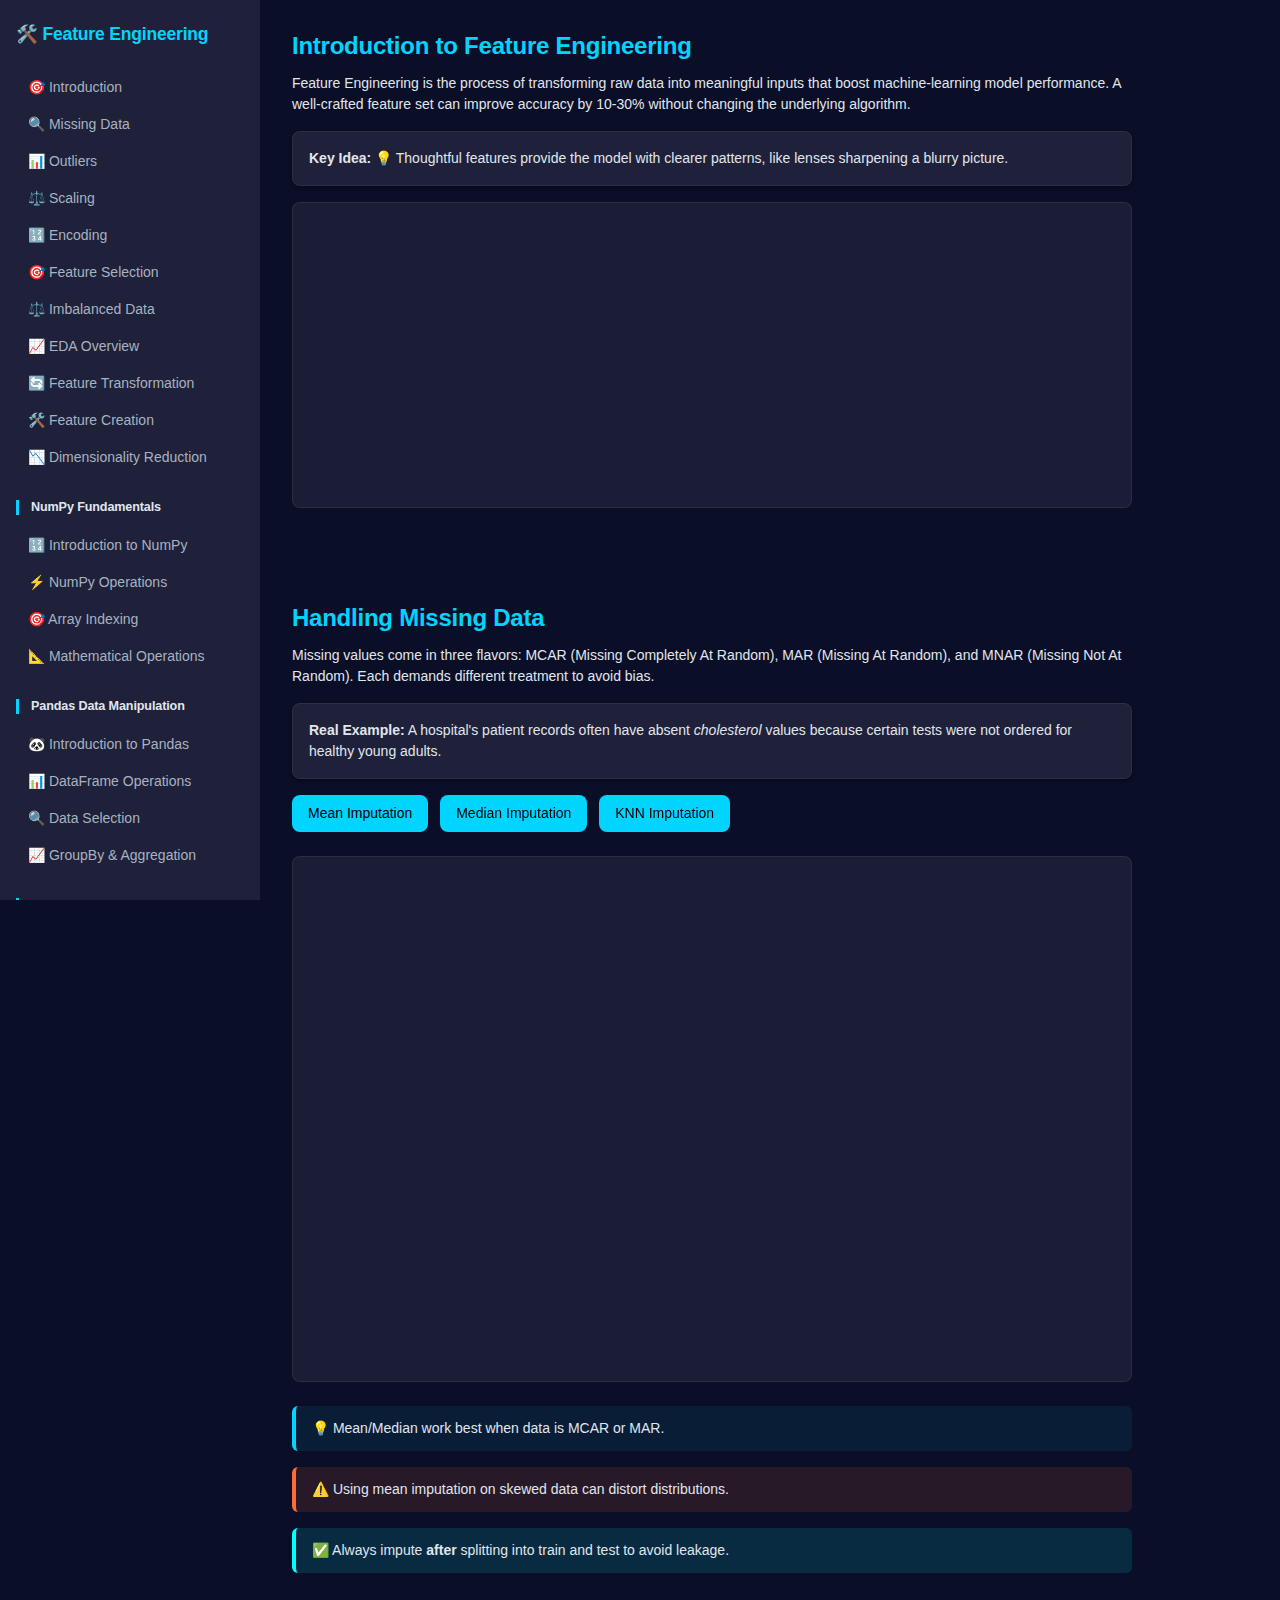
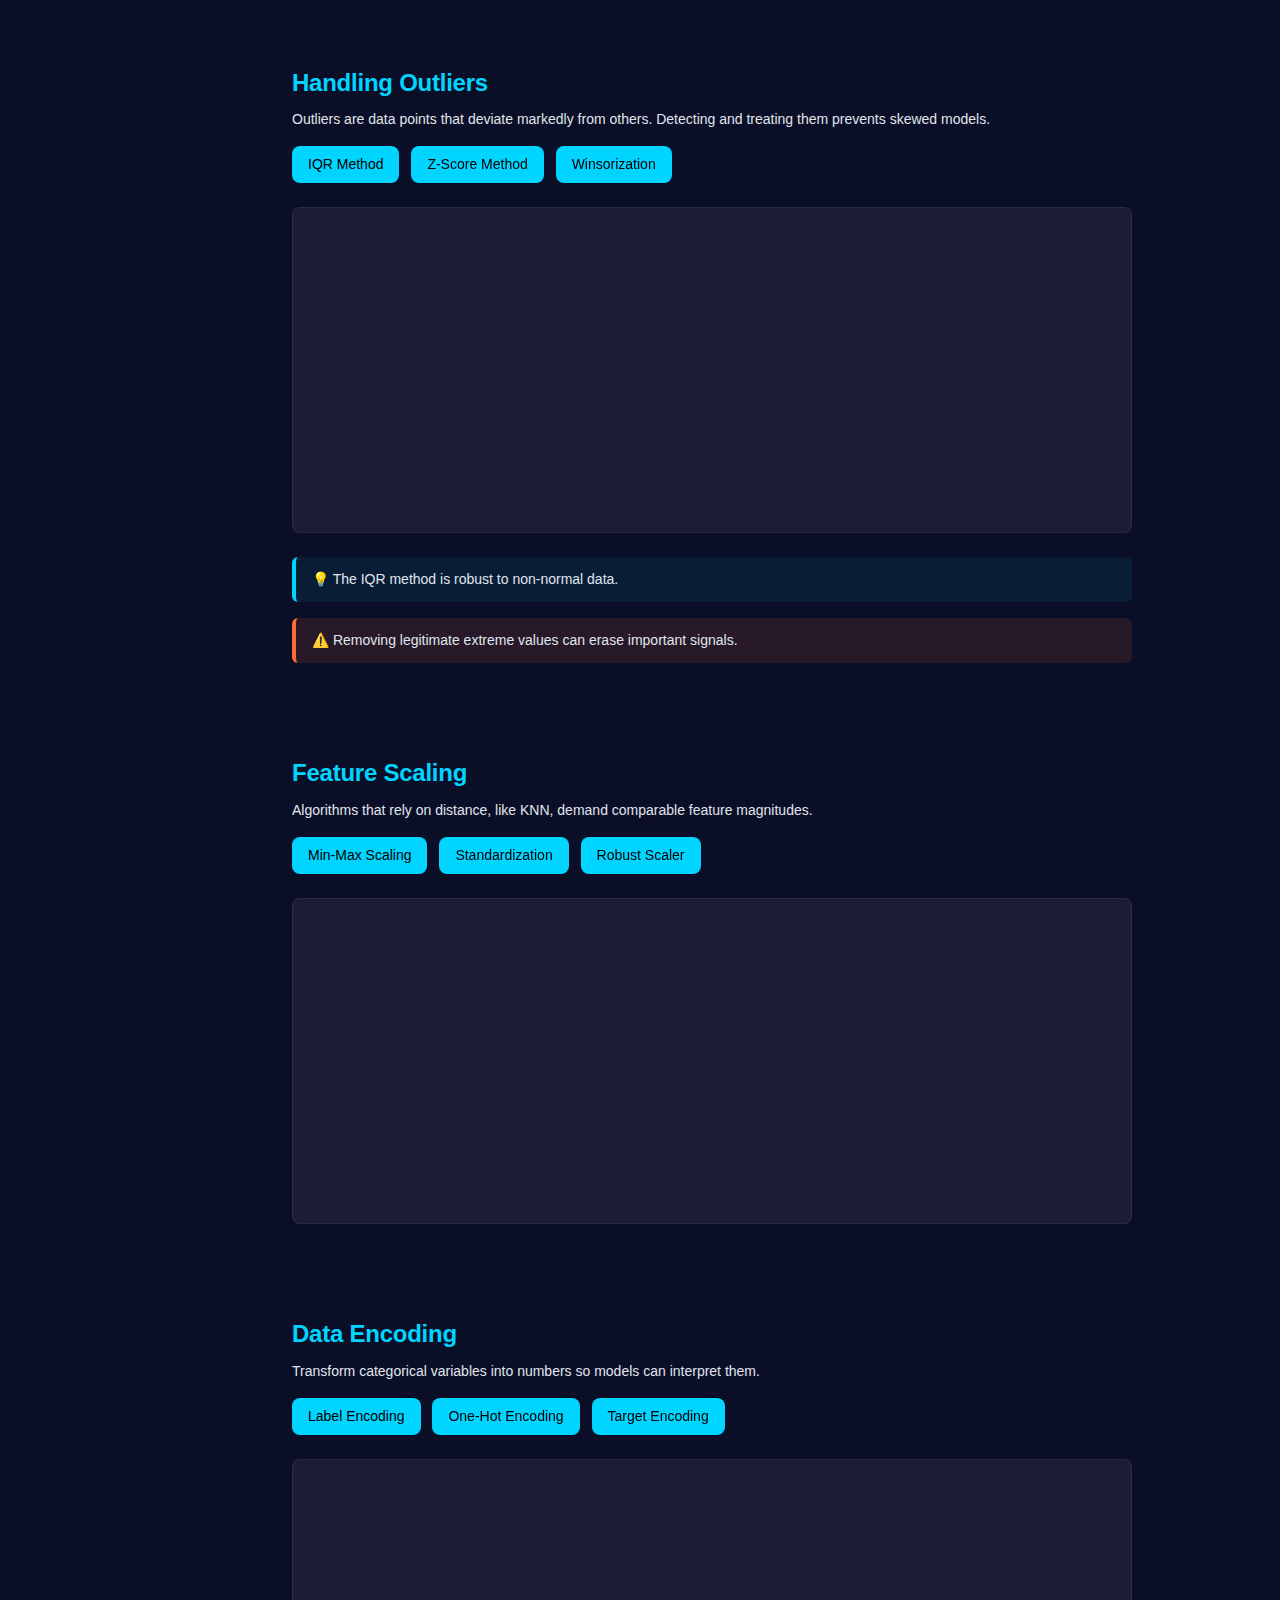
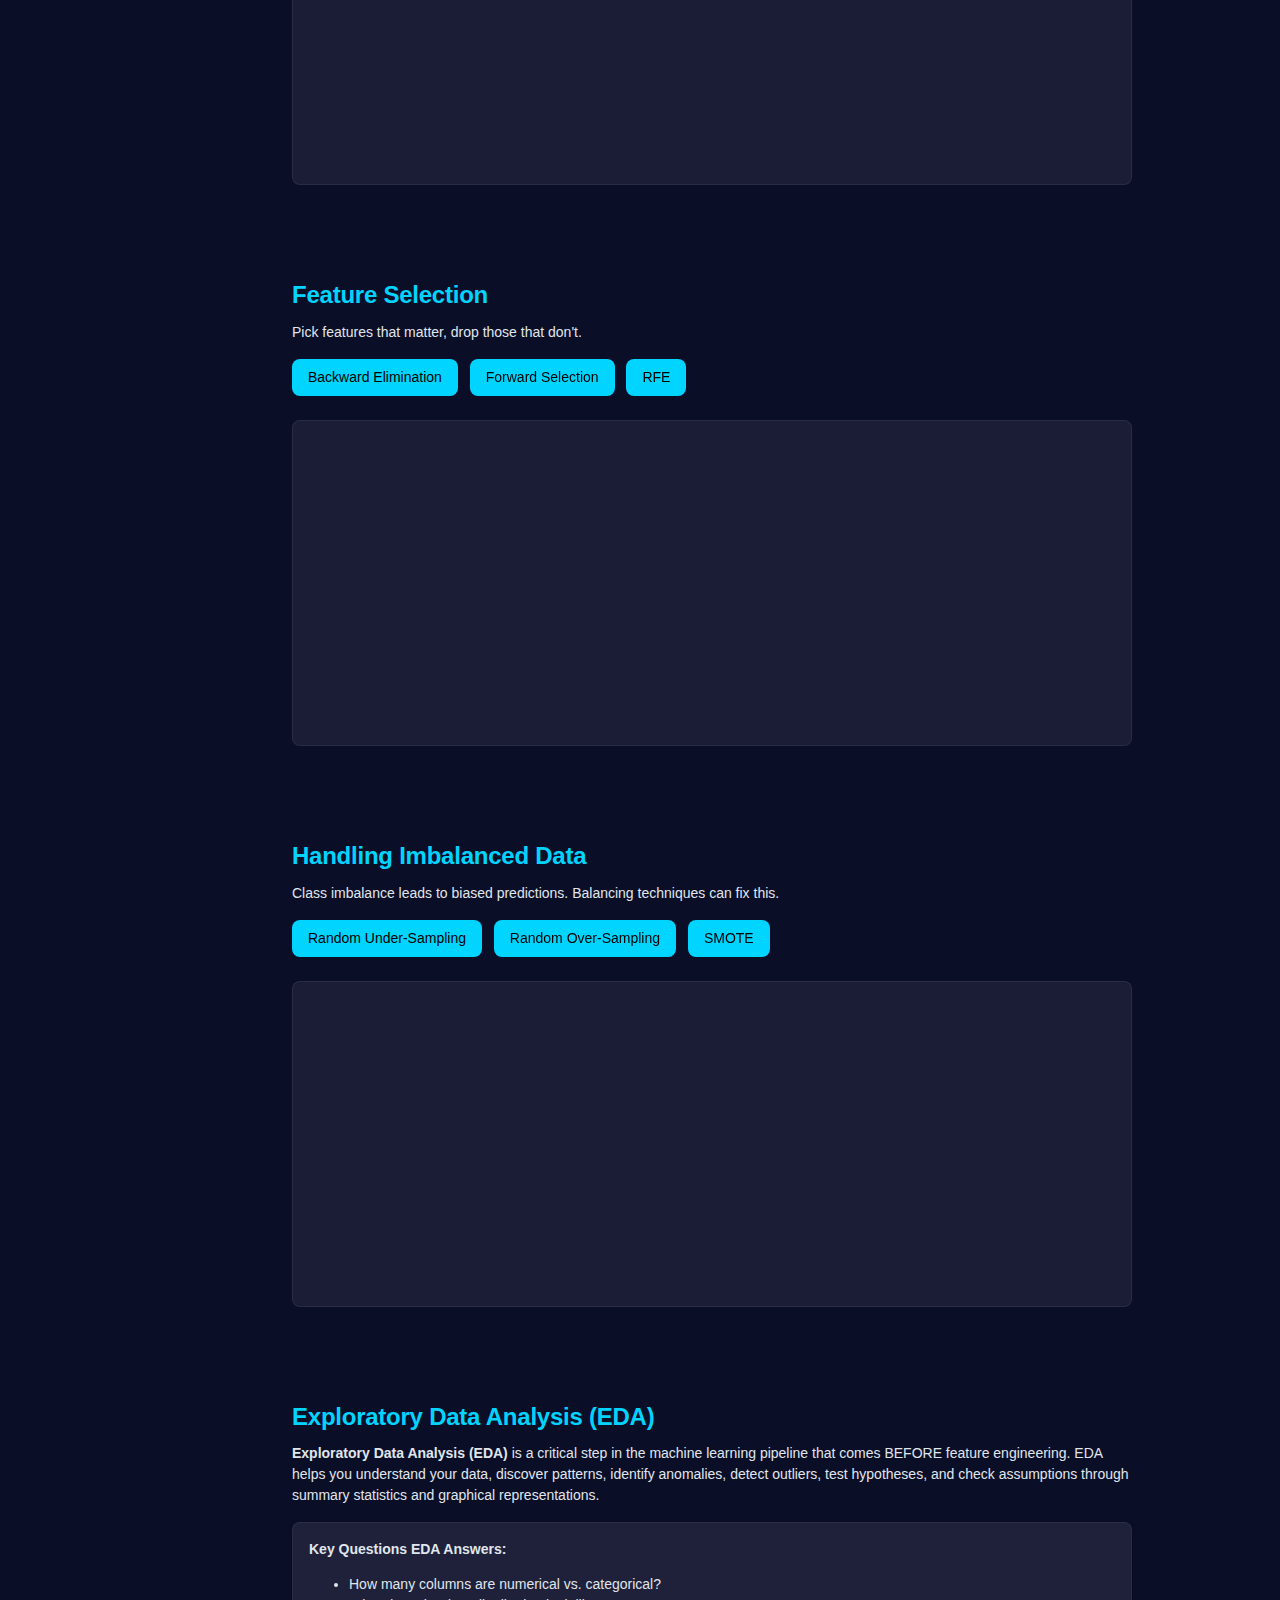
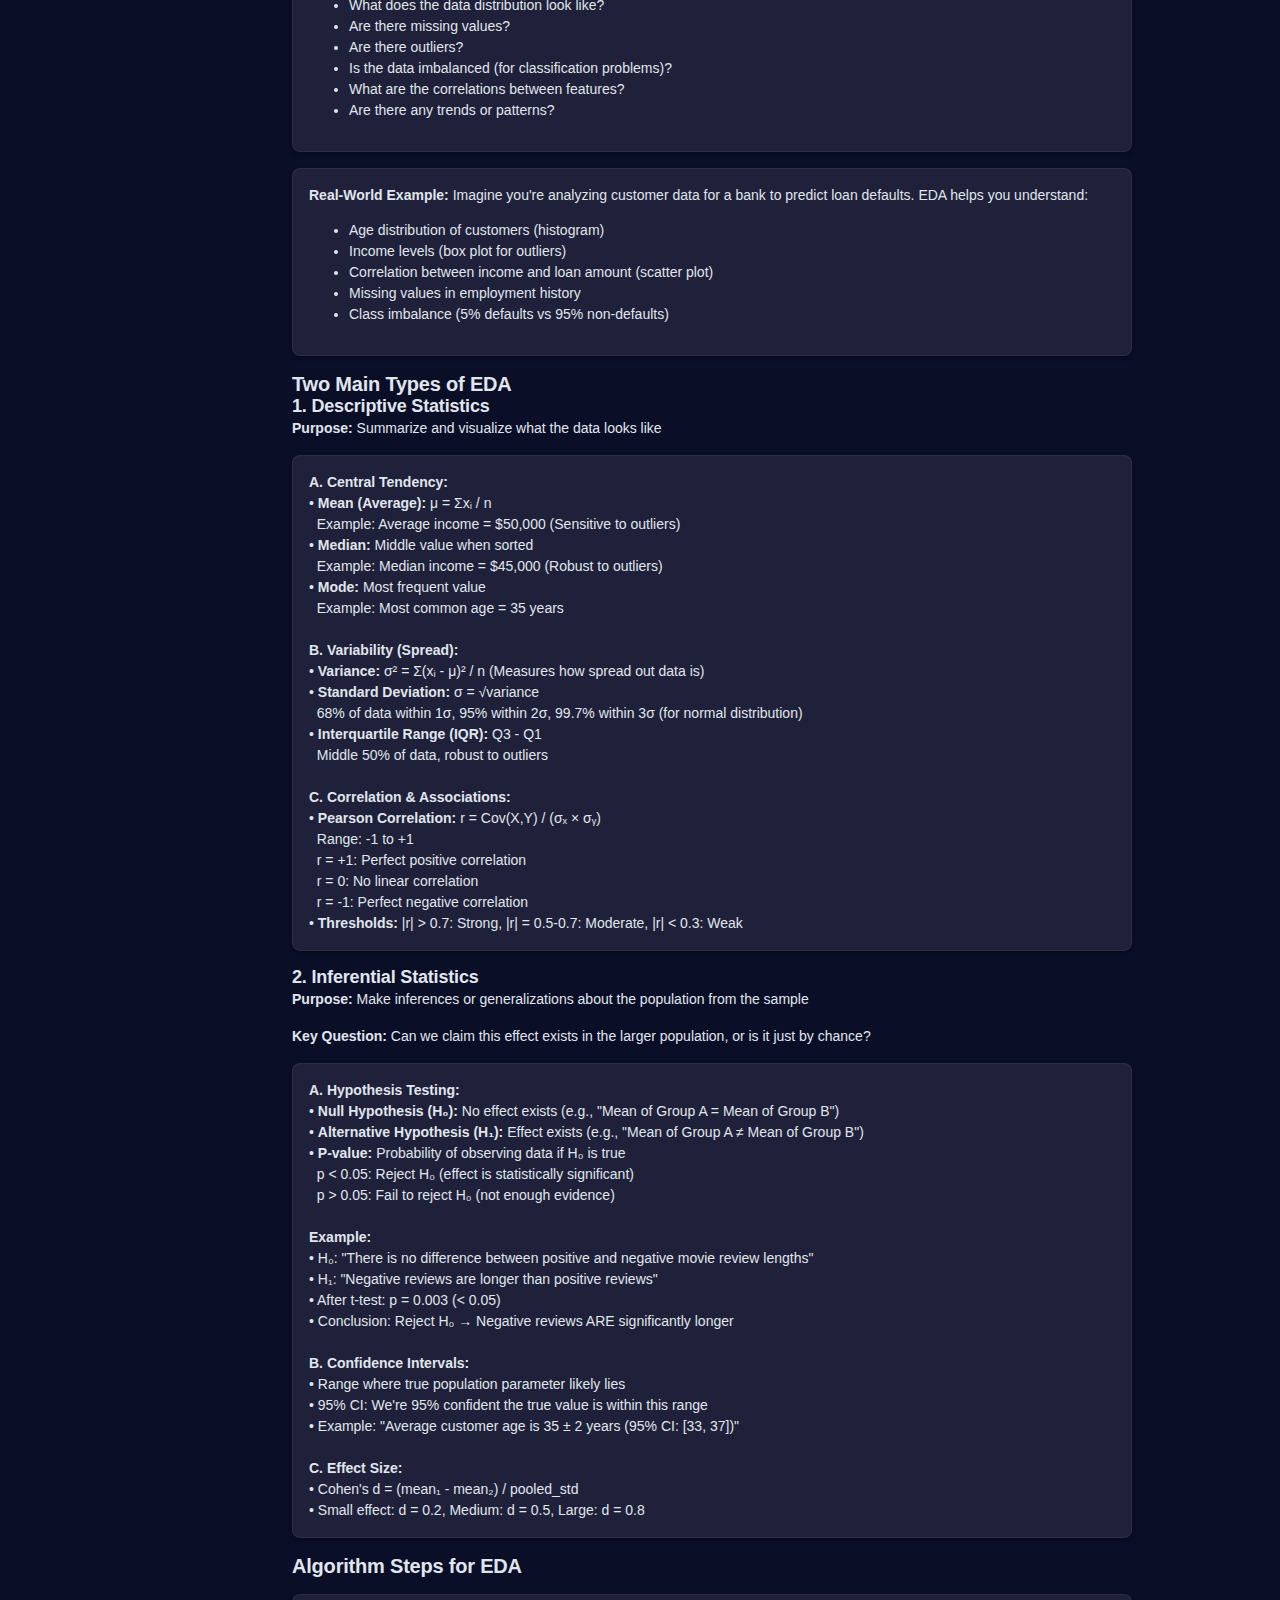
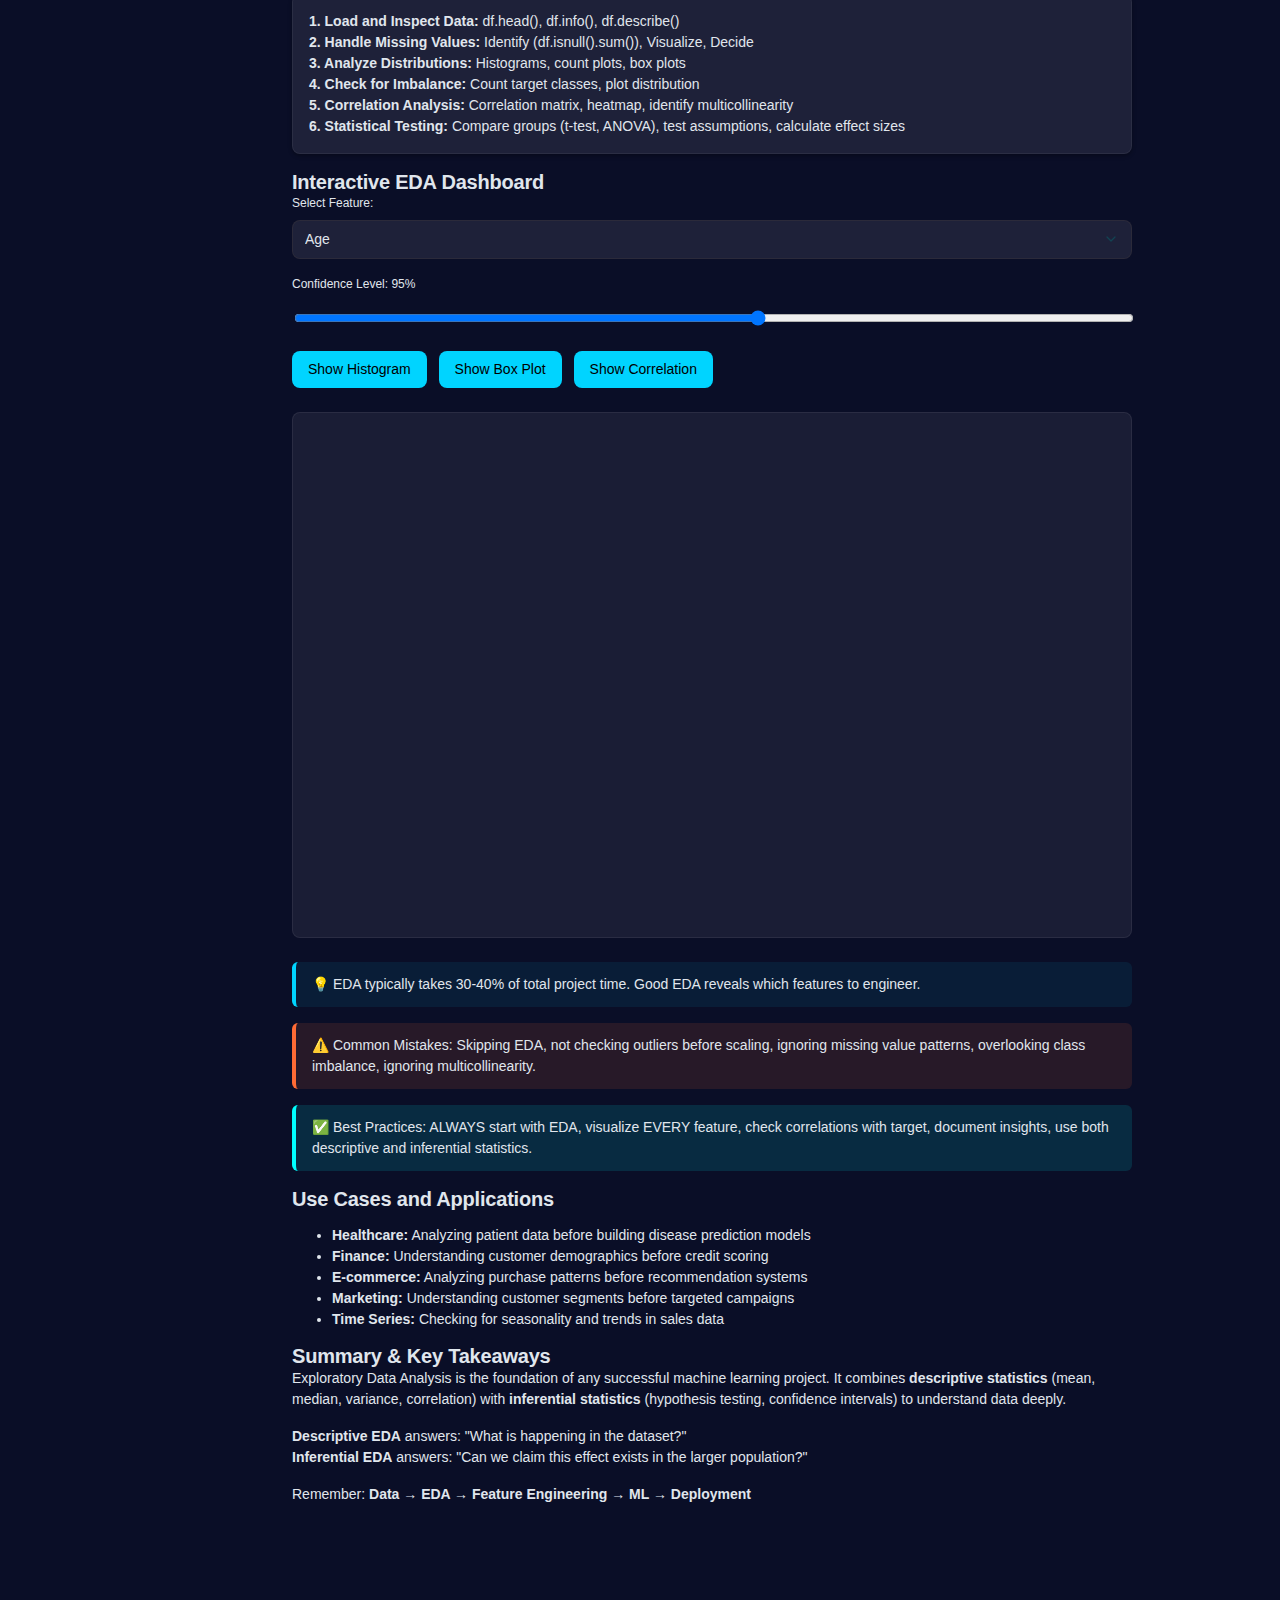
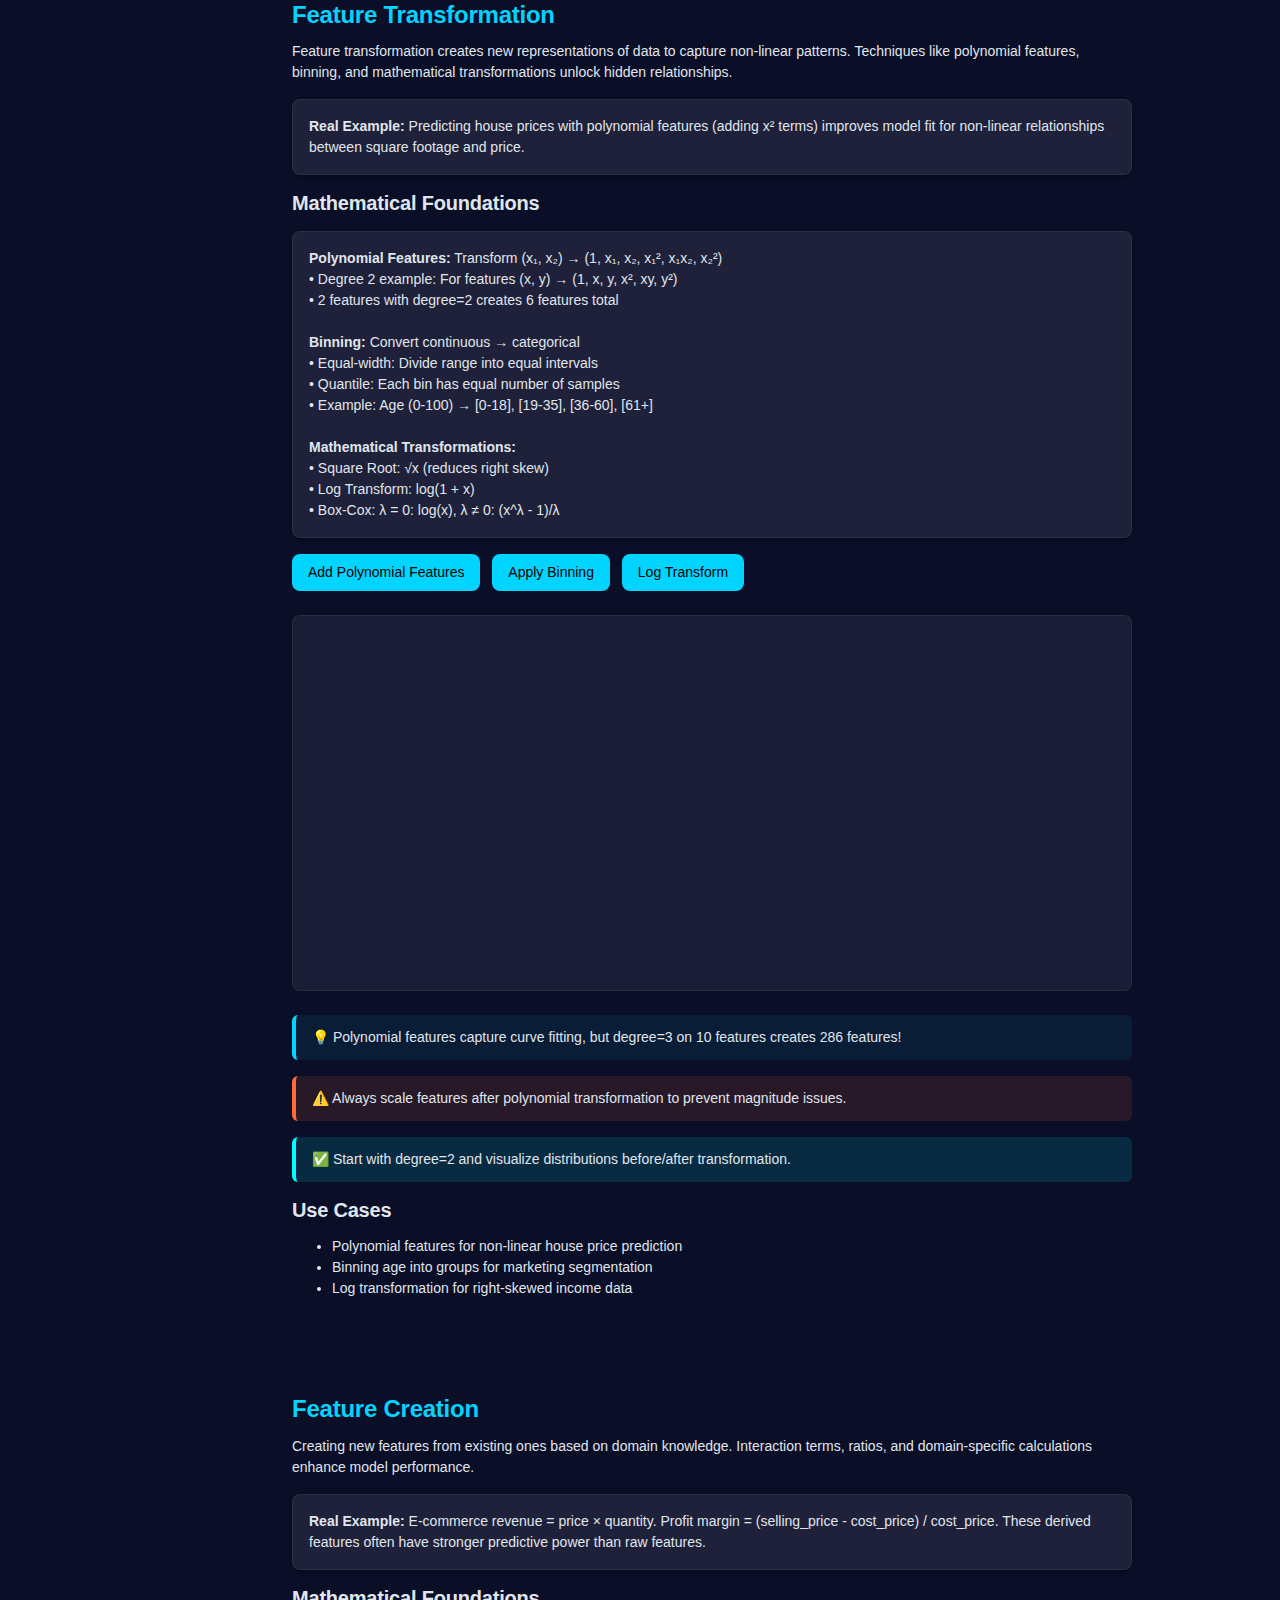
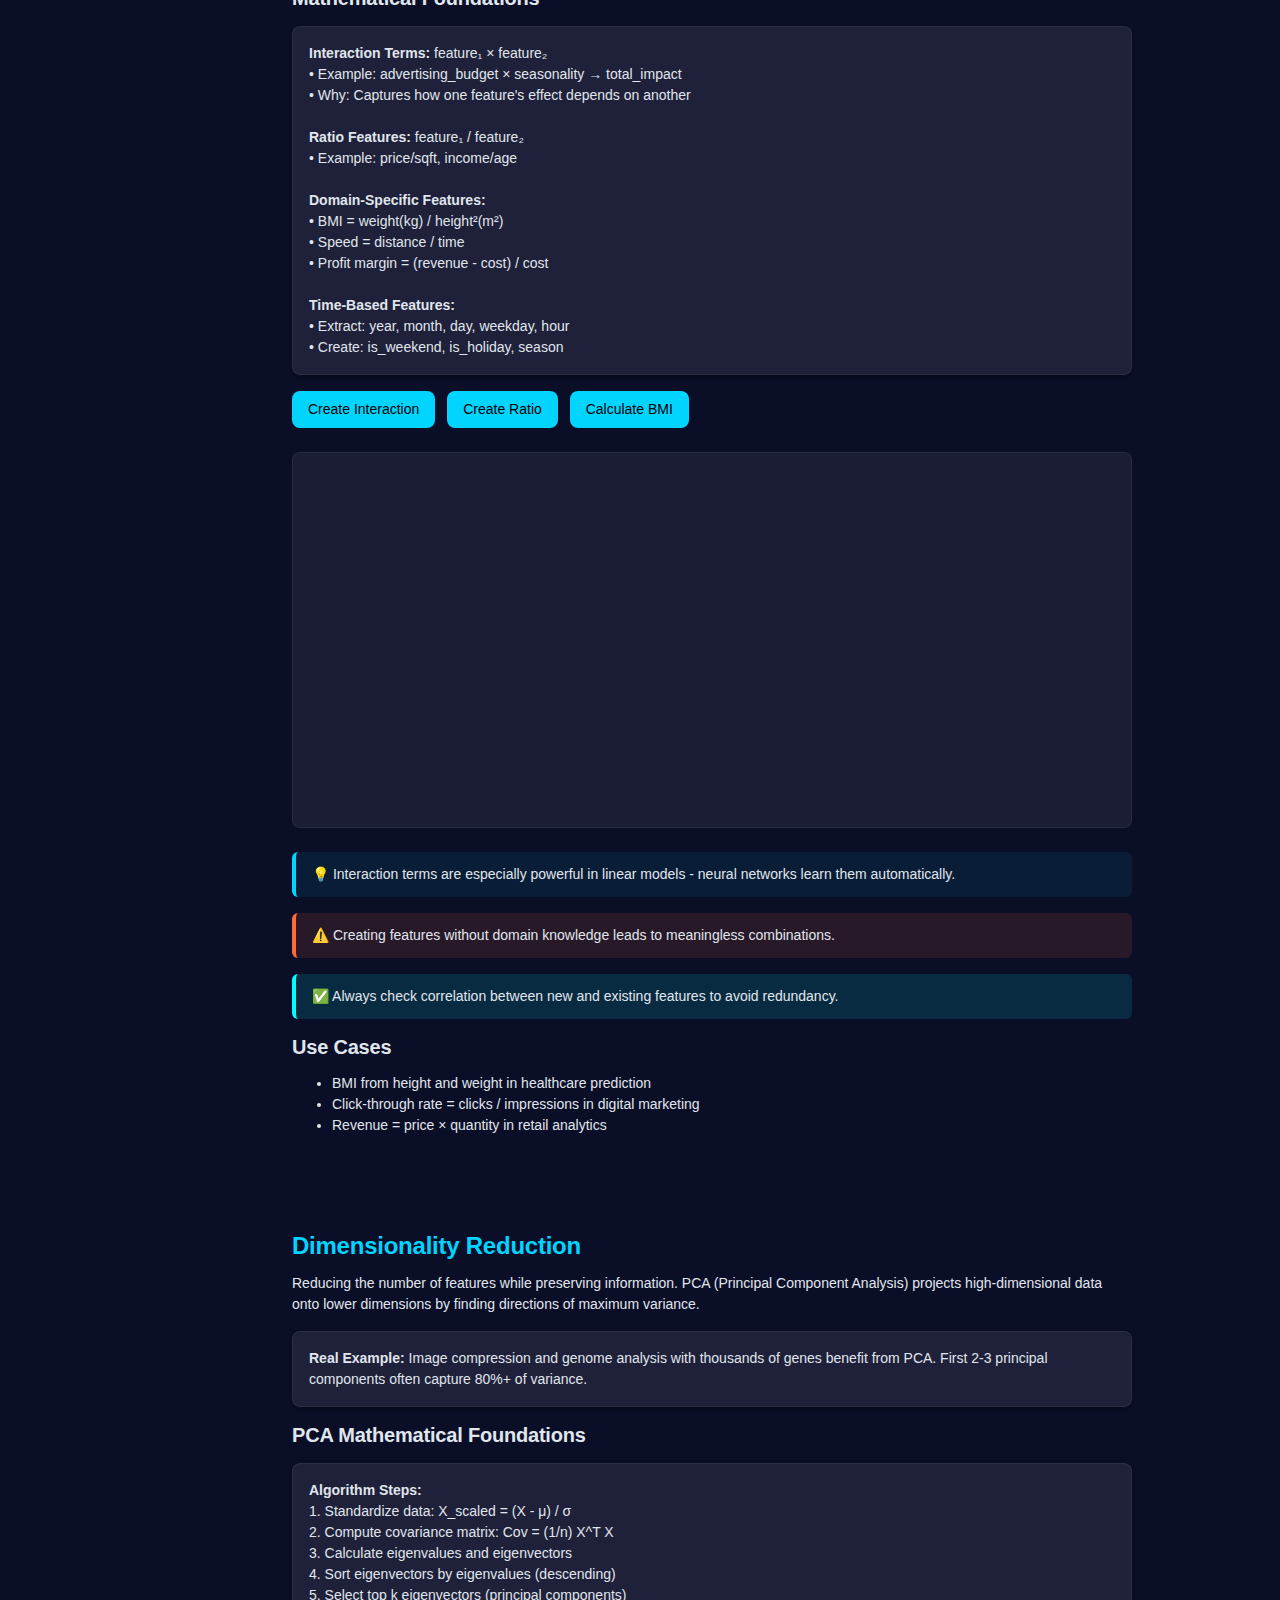
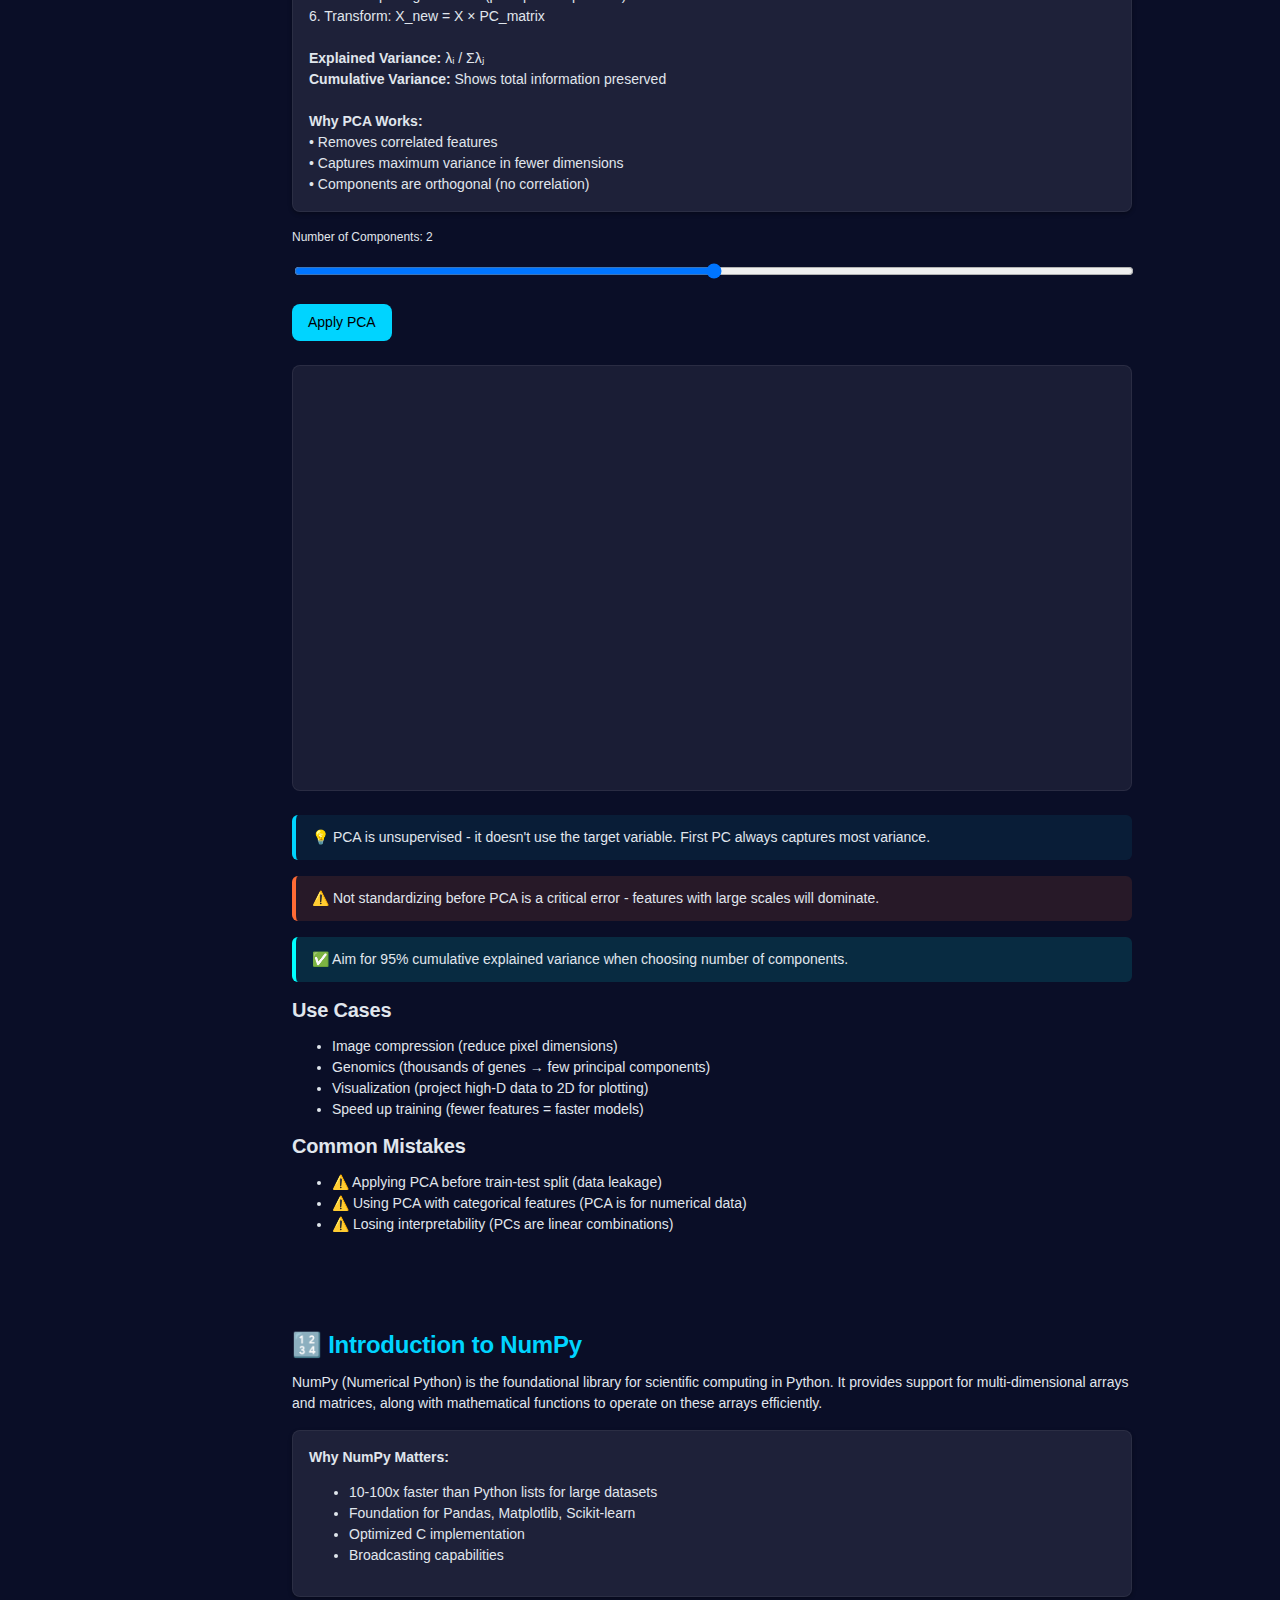
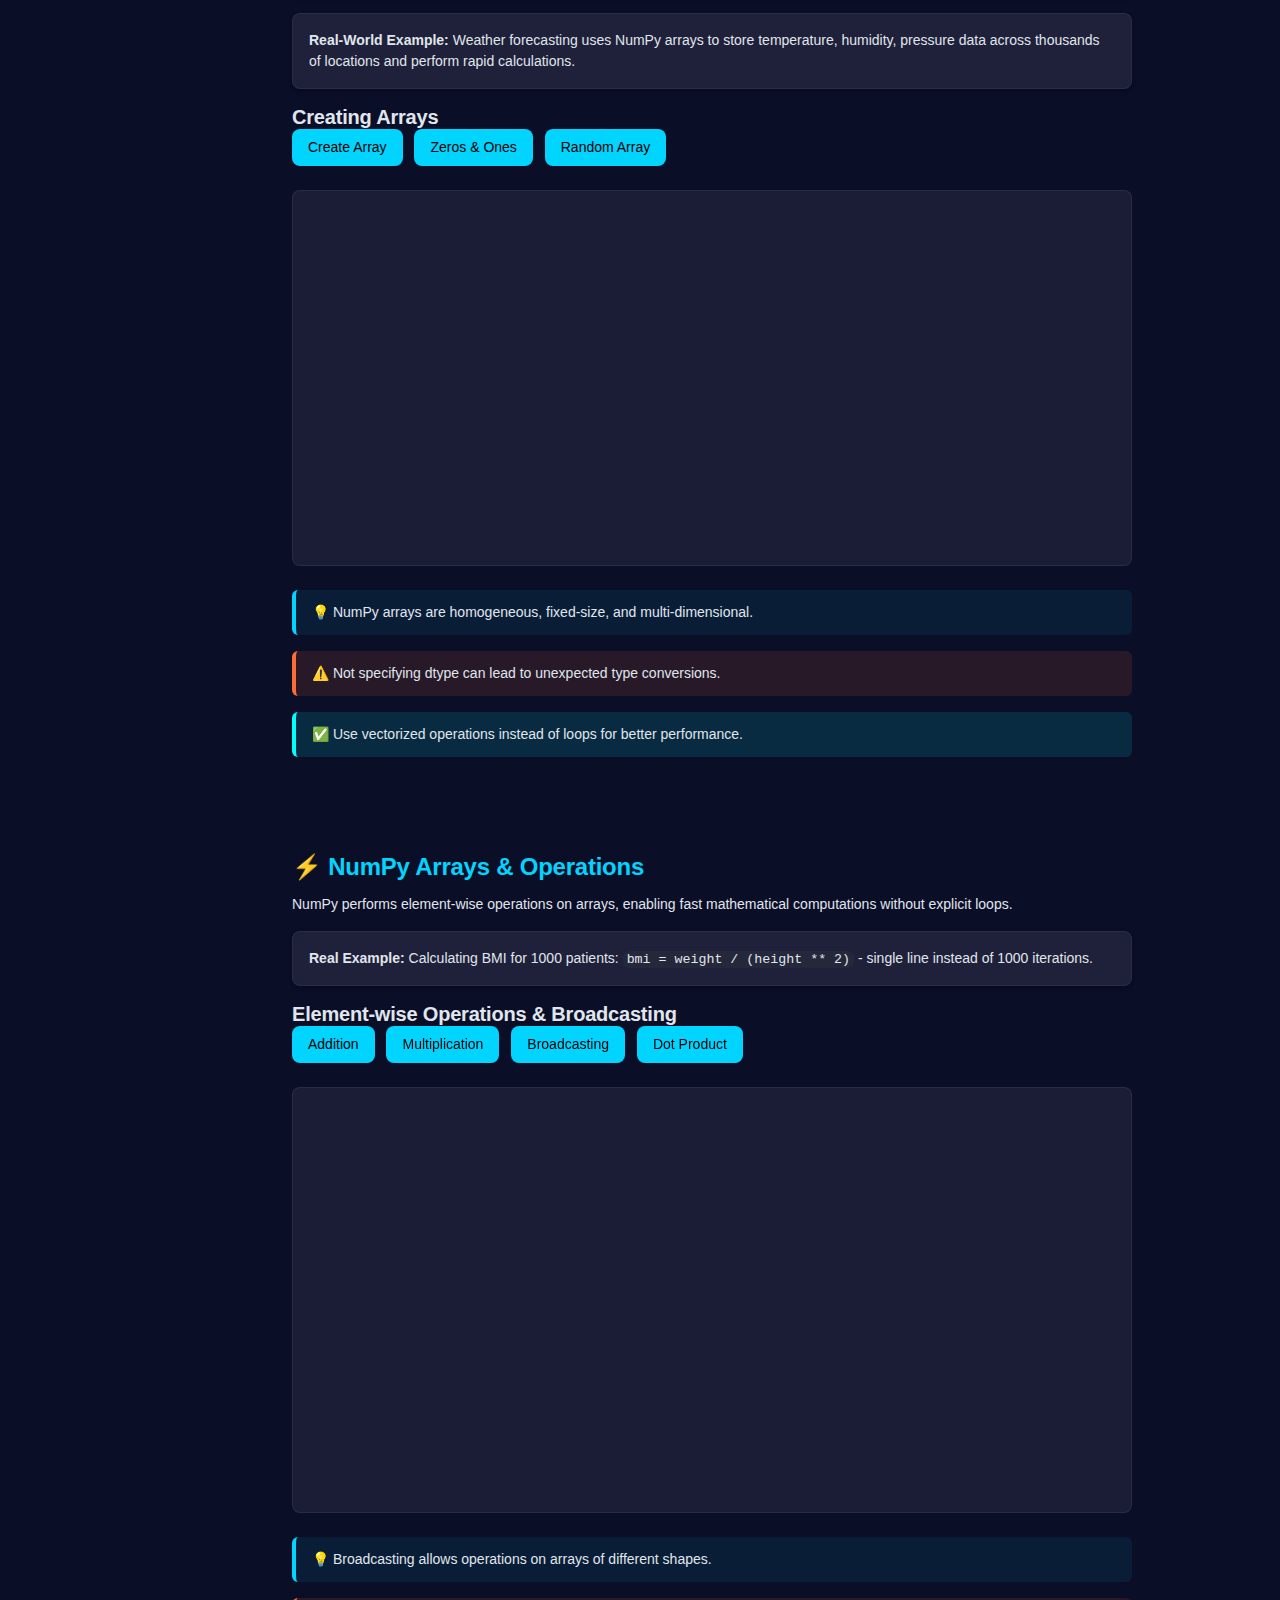
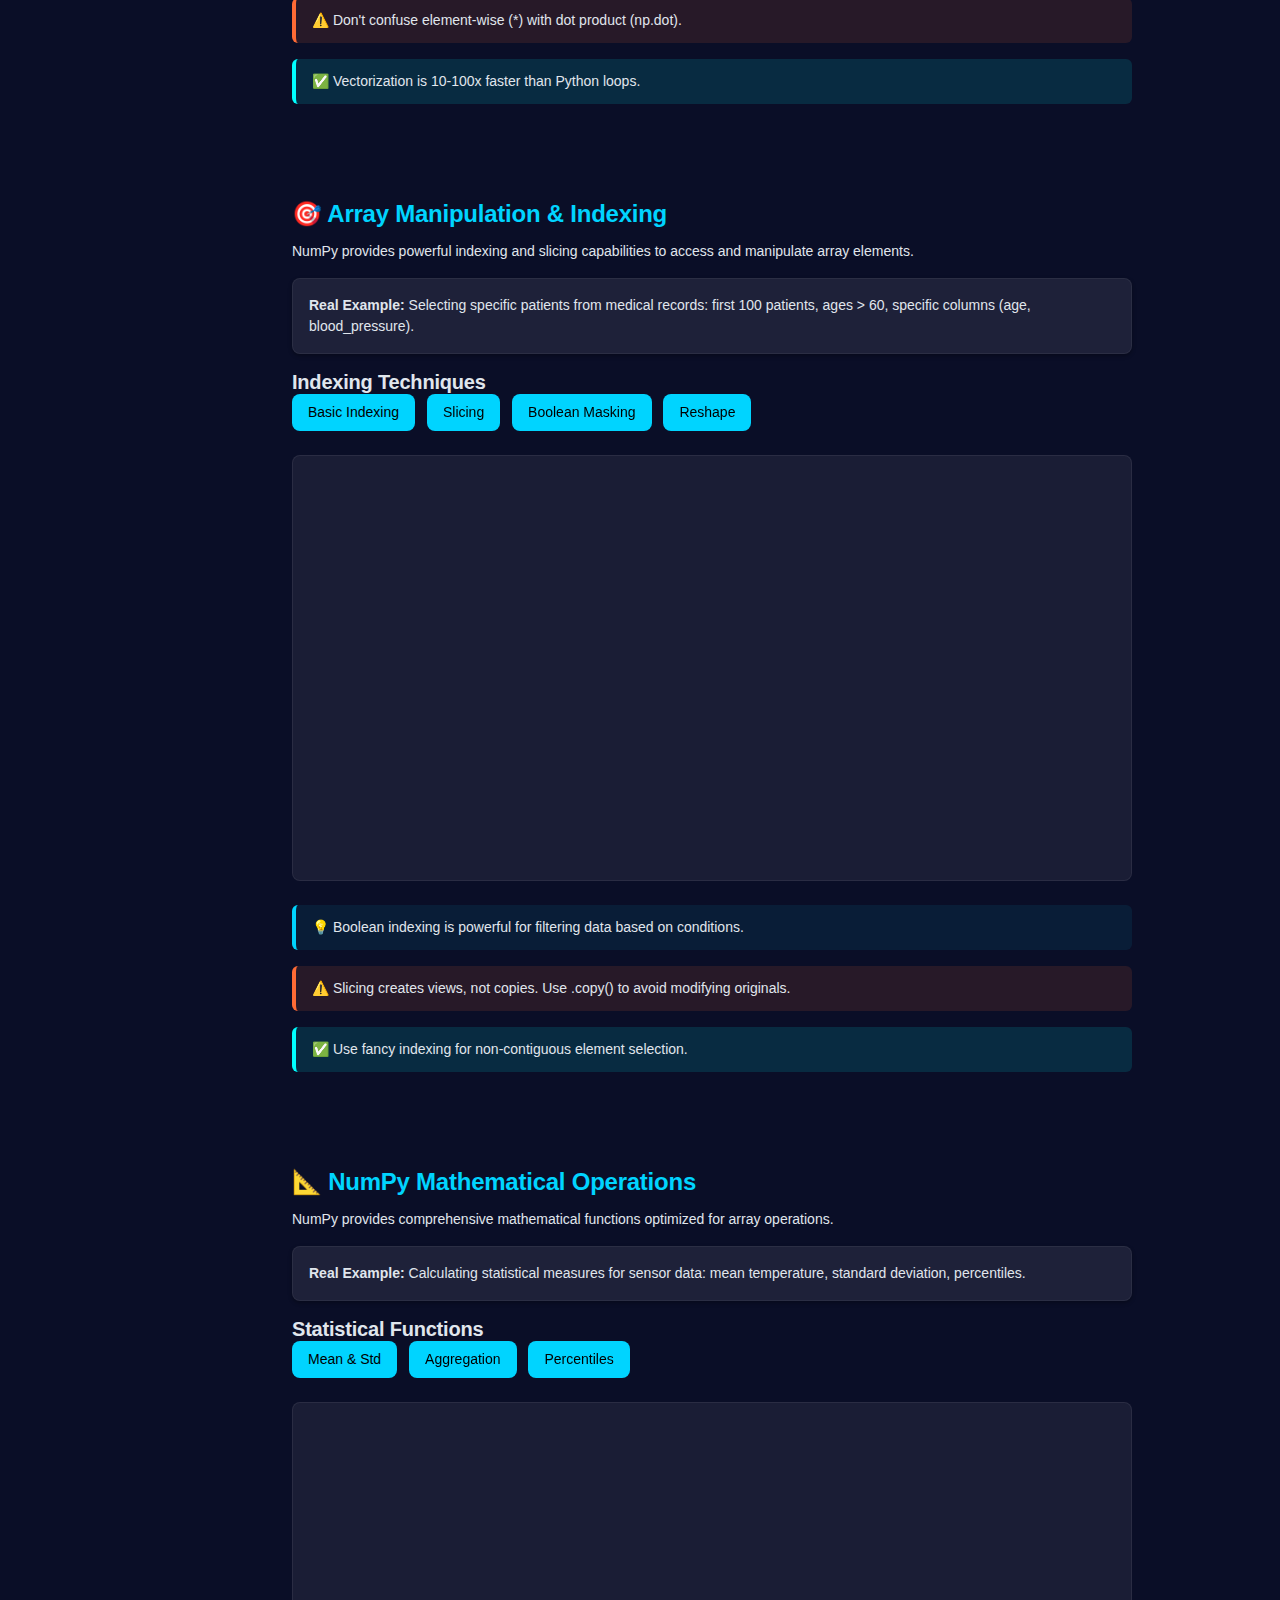
<file: Visualization/index.html>
<!DOCTYPE html>
<html lang="en">
<head>
  <meta charset="UTF-8" />
  <meta name="viewport" content="width=device-width, initial-scale=1.0" />
  <title>Feature Engineering Explorer</title>
  <link rel="stylesheet" href="style.css" />
</head>
<body>
  <div class="app flex">
    <!-- Sidebar Navigation -->
    <aside class="sidebar" id="sidebar">
      <h1 class="sidebar__title">🛠️ Feature Engineering</h1>
      <nav>
        <ul class="nav__list" id="navList">
          <li><a href="#intro" class="nav__link">🎯 Introduction</a></li>
          <li><a href="#missing-data" class="nav__link">🔍 Missing Data</a></li>
          <li><a href="#outliers" class="nav__link">📊 Outliers</a></li>
          <li><a href="#scaling" class="nav__link">⚖️ Scaling</a></li>
          <li><a href="#encoding" class="nav__link">🔢 Encoding</a></li>
          <li><a href="#feature-selection" class="nav__link">🎯 Feature Selection</a></li>
          <li><a href="#imbalanced-data" class="nav__link">⚖️ Imbalanced Data</a></li>
          <li><a href="#eda" class="nav__link">📈 EDA Overview</a></li>
          <li><a href="#feature-transformation" class="nav__link">🔄 Feature Transformation</a></li>
          <li><a href="#feature-creation" class="nav__link">🛠️ Feature Creation</a></li>
          <li><a href="#dimensionality-reduction" class="nav__link">📉 Dimensionality Reduction</a></li>
        </ul>
        <h3 class="sidebar__section">NumPy Fundamentals</h3>
        <ul class="nav__list">
          <li><a href="#numpy-intro" class="nav__link">🔢 Introduction to NumPy</a></li>
          <li><a href="#numpy-operations" class="nav__link">⚡ NumPy Operations</a></li>
          <li><a href="#numpy-indexing" class="nav__link">🎯 Array Indexing</a></li>
          <li><a href="#numpy-math" class="nav__link">📐 Mathematical Operations</a></li>
        </ul>
        <h3 class="sidebar__section">Pandas Data Manipulation</h3>
        <ul class="nav__list">
          <li><a href="#pandas-intro" class="nav__link">🐼 Introduction to Pandas</a></li>
          <li><a href="#pandas-operations" class="nav__link">📊 DataFrame Operations</a></li>
          <li><a href="#pandas-selection" class="nav__link">🔍 Data Selection</a></li>
          <li><a href="#pandas-groupby" class="nav__link">📈 GroupBy &amp; Aggregation</a></li>
        </ul>
        <h3 class="sidebar__section">Data Visualization</h3>
        <ul class="nav__list">
          <li><a href="#matplotlib-basics" class="nav__link">📉 Matplotlib Basics</a></li>
          <li><a href="#seaborn-plots" class="nav__link">📊 Seaborn Plots</a></li>
          <li><a href="#advanced-viz" class="nav__link">🎨 Advanced Visualizations</a></li>
          <li><a href="#custom-plots" class="nav__link">🖌️ Customizing Plots</a></li>
        </ul>
        <h3 class="sidebar__section">Interactive Visualization</h3>
        <ul class="nav__list">
          <li><a href="#plotly-basics" class="nav__link">📈 Plotly Basics</a></li>
          <li><a href="#plotly-dash" class="nav__link">🎛️ Plotly Dash</a></li>
        </ul>
        <h3 class="sidebar__section">Git Version Control</h3>
        <ul class="nav__list">
          <li><a href="#git-basics" class="nav__link">📁 Git Basics</a></li>
          <li><a href="#github-remote" class="nav__link">🌐 GitHub &amp; Remote</a></li>
          <li><a href="#git-branching" class="nav__link">🌿 Branching</a></li>
        </ul>
      </nav>
    </aside>

    <!-- Main Content -->
    <main class="content" id="content">
      <!-- ============================ 1. INTRO ============================ -->
      <section id="intro" class="topic-section">
        <h2>Introduction to Feature Engineering</h2>
        <p>Feature Engineering is the process of transforming raw data into meaningful inputs that boost machine-learning model performance. A well-crafted feature set can improve accuracy by 10-30% without changing the underlying algorithm.</p>

        <div class="info-card">
          <strong>Key Idea:</strong> 💡 Thoughtful features provide the model with clearer patterns, like lenses sharpening a blurry picture.
        </div>

        <!-- Canvas Visual -->
        <div class="canvas-wrapper">
          <canvas id="canvas-intro" width="600" height="280"></canvas>
        </div>
      </section>

      <!-- ====================== 2. HANDLING MISSING DATA ================== -->
      <section id="missing-data" class="topic-section">
        <h2>Handling Missing Data</h2>
        <p>Missing values come in three flavors: MCAR (Missing Completely At Random), MAR (Missing At Random), and MNAR (Missing Not At Random). Each demands different treatment to avoid bias.</p>

        <!-- Real-world Example -->
        <div class="info-card">
          <strong>Real Example:</strong> A hospital's patient records often have absent <em>cholesterol</em> values because certain tests were not ordered for healthy young adults.
        </div>

        <!-- Controls -->
        <div class="form-group">
          <button id="btn-mean-impute" class="btn btn--primary">Mean Imputation</button>
          <button id="btn-median-impute" class="btn btn--primary">Median Imputation</button>
          <button id="btn-knn-impute" class="btn btn--primary">KNN Imputation</button>
        </div>

        <!-- Canvas -->
        <div class="canvas-wrapper">
          <canvas id="canvas-missing-data" width="800" height="500"></canvas>
        </div>

        <!-- Callouts -->
        <div class="callout callout--insight">💡 Mean/Median work best when data is MCAR or MAR.</div>
        <div class="callout callout--mistake">⚠️ Using mean imputation on skewed data can distort distributions.</div>
        <div class="callout callout--tip">✅ Always impute <strong>after</strong> splitting into train and test to avoid leakage.</div>
      </section>

      <!-- ======================= 3. HANDLING OUTLIERS ===================== -->
      <section id="outliers" class="topic-section">
        <h2>Handling Outliers</h2>
        <p>Outliers are data points that deviate markedly from others. Detecting and treating them prevents skewed models.</p>

        <div class="form-group">
          <button id="btn-detect-iqr" class="btn btn--primary">IQR Method</button>
          <button id="btn-detect-zscore" class="btn btn--primary">Z-Score Method</button>
          <button id="btn-winsorize" class="btn btn--primary">Winsorization</button>
        </div>

        <div class="canvas-wrapper">
          <canvas id="canvas-outliers" width="600" height="300"></canvas>
        </div>

        <div class="callout callout--insight">💡 The IQR method is robust to non-normal data.</div>
        <div class="callout callout--mistake">⚠️ Removing legitimate extreme values can erase important signals.</div>
      </section>

      <!-- ========================== 4. SCALING ============================ -->
      <section id="scaling" class="topic-section">
        <h2>Feature Scaling</h2>
        <p>Algorithms that rely on distance, like KNN, demand comparable feature magnitudes.</p>

        <div class="form-group">
          <button id="btn-minmax" class="btn btn--primary">Min-Max Scaling</button>
          <button id="btn-standardize" class="btn btn--primary">Standardization</button>
          <button id="btn-robust" class="btn btn--primary">Robust Scaler</button>
        </div>

        <div class="canvas-wrapper">
          <canvas id="canvas-scaling" width="600" height="300"></canvas>
        </div>
      </section>

      <!-- ========================== 5. ENCODING =========================== -->
      <section id="encoding" class="topic-section">
        <h2>Data Encoding</h2>
        <p>Transform categorical variables into numbers so models can interpret them.</p>

        <div class="form-group">
          <button id="btn-label-encode" class="btn btn--primary">Label Encoding</button>
          <button id="btn-onehot-encode" class="btn btn--primary">One-Hot Encoding</button>
          <button id="btn-target-encode" class="btn btn--primary">Target Encoding</button>
        </div>

        <div class="canvas-wrapper">
          <canvas id="canvas-encoding" width="600" height="300"></canvas>
        </div>
      </section>

      <!-- ===================== 6. FEATURE SELECTION ======================= -->
      <section id="feature-selection" class="topic-section">
        <h2>Feature Selection</h2>
        <p>Pick features that matter, drop those that don't.</p>

        <div class="form-group">
          <button id="btn-backward-elim" class="btn btn--primary">Backward Elimination</button>
          <button id="btn-forward-select" class="btn btn--primary">Forward Selection</button>
          <button id="btn-rfe" class="btn btn--primary">RFE</button>
        </div>

        <div class="canvas-wrapper">
          <canvas id="canvas-selection" width="600" height="300"></canvas>
        </div>
      </section>

      <!-- =================== 7. IMBALANCED DATA =========================== -->
      <section id="imbalanced-data" class="topic-section">
        <h2>Handling Imbalanced Data</h2>
        <p>Class imbalance leads to biased predictions. Balancing techniques can fix this.</p>

        <div class="form-group">
          <button id="btn-rus" class="btn btn--primary">Random Under-Sampling</button>
          <button id="btn-ros" class="btn btn--primary">Random Over-Sampling</button>
          <button id="btn-smote" class="btn btn--primary">SMOTE</button>
        </div>

        <div class="canvas-wrapper">
          <canvas id="canvas-imbalanced" width="600" height="300"></canvas>
        </div>
      </section>

      <!-- ========================== 8. EDA ================================ -->
      <section id="eda" class="topic-section">
        <h2>Exploratory Data Analysis (EDA)</h2>
        <p><strong>Exploratory Data Analysis (EDA)</strong> is a critical step in the machine learning pipeline that comes BEFORE feature engineering. EDA helps you understand your data, discover patterns, identify anomalies, detect outliers, test hypotheses, and check assumptions through summary statistics and graphical representations.</p>

        <div class="info-card">
          <strong>Key Questions EDA Answers:</strong>
          <ul>
            <li>How many columns are numerical vs. categorical?</li>
            <li>What does the data distribution look like?</li>
            <li>Are there missing values?</li>
            <li>Are there outliers?</li>
            <li>Is the data imbalanced (for classification problems)?</li>
            <li>What are the correlations between features?</li>
            <li>Are there any trends or patterns?</li>
          </ul>
        </div>

        <div class="info-card">
          <strong>Real-World Example:</strong> Imagine you're analyzing customer data for a bank to predict loan defaults. EDA helps you understand:
          <ul>
            <li>Age distribution of customers (histogram)</li>
            <li>Income levels (box plot for outliers)</li>
            <li>Correlation between income and loan amount (scatter plot)</li>
            <li>Missing values in employment history</li>
            <li>Class imbalance (5% defaults vs 95% non-defaults)</li>
          </ul>
        </div>

        <h3>Two Main Types of EDA</h3>

        <h4>1. Descriptive Statistics</h4>
        <p><strong>Purpose:</strong> Summarize and visualize what the data looks like</p>

        <div class="info-card">
          <strong>A. Central Tendency:</strong><br>
          • <strong>Mean (Average):</strong> μ = Σxᵢ / n<br>
          &nbsp;&nbsp;Example: Average income = $50,000 (Sensitive to outliers)<br>
          • <strong>Median:</strong> Middle value when sorted<br>
          &nbsp;&nbsp;Example: Median income = $45,000 (Robust to outliers)<br>
          • <strong>Mode:</strong> Most frequent value<br>
          &nbsp;&nbsp;Example: Most common age = 35 years<br><br>

          <strong>B. Variability (Spread):</strong><br>
          • <strong>Variance:</strong> σ² = Σ(xᵢ - μ)² / n (Measures how spread out data is)<br>
          • <strong>Standard Deviation:</strong> σ = √variance<br>
          &nbsp;&nbsp;68% of data within 1σ, 95% within 2σ, 99.7% within 3σ (for normal distribution)<br>
          • <strong>Interquartile Range (IQR):</strong> Q3 - Q1<br>
          &nbsp;&nbsp;Middle 50% of data, robust to outliers<br><br>

          <strong>C. Correlation &amp; Associations:</strong><br>
          • <strong>Pearson Correlation:</strong> r = Cov(X,Y) / (σₓ × σᵧ)<br>
          &nbsp;&nbsp;Range: -1 to +1<br>
          &nbsp;&nbsp;r = +1: Perfect positive correlation<br>
          &nbsp;&nbsp;r = 0: No linear correlation<br>
          &nbsp;&nbsp;r = -1: Perfect negative correlation<br>
          • <strong>Thresholds:</strong> |r| &gt; 0.7: Strong, |r| = 0.5-0.7: Moderate, |r| &lt; 0.3: Weak
        </div>

        <h4>2. Inferential Statistics</h4>
        <p><strong>Purpose:</strong> Make inferences or generalizations about the population from the sample</p>
        <p><strong>Key Question:</strong> Can we claim this effect exists in the larger population, or is it just by chance?</p>

        <div class="info-card">
          <strong>A. Hypothesis Testing:</strong><br>
          • <strong>Null Hypothesis (H₀):</strong> No effect exists (e.g., "Mean of Group A = Mean of Group B")<br>
          • <strong>Alternative Hypothesis (H₁):</strong> Effect exists (e.g., "Mean of Group A ≠ Mean of Group B")<br>
          • <strong>P-value:</strong> Probability of observing data if H₀ is true<br>
          &nbsp;&nbsp;p &lt; 0.05: Reject H₀ (effect is statistically significant)<br>
          &nbsp;&nbsp;p &gt; 0.05: Fail to reject H₀ (not enough evidence)<br><br>

          <strong>Example:</strong><br>
          • H₀: "There is no difference between positive and negative movie review lengths"<br>
          • H₁: "Negative reviews are longer than positive reviews"<br>
          • After t-test: p = 0.003 (&lt; 0.05)<br>
          • Conclusion: Reject H₀ → Negative reviews ARE significantly longer<br><br>

          <strong>B. Confidence Intervals:</strong><br>
          • Range where true population parameter likely lies<br>
          • 95% CI: We're 95% confident the true value is within this range<br>
          • Example: "Average customer age is 35 ± 2 years (95% CI: [33, 37])"<br><br>

          <strong>C. Effect Size:</strong><br>
          • Cohen's d = (mean₁ - mean₂) / pooled_std<br>
          • Small effect: d = 0.2, Medium: d = 0.5, Large: d = 0.8
        </div>

        <h3>Algorithm Steps for EDA</h3>
        <div class="info-card">
          <strong>1. Load and Inspect Data:</strong> df.head(), df.info(), df.describe()<br>
          <strong>2. Handle Missing Values:</strong> Identify (df.isnull().sum()), Visualize, Decide<br>
          <strong>3. Analyze Distributions:</strong> Histograms, count plots, box plots<br>
          <strong>4. Check for Imbalance:</strong> Count target classes, plot distribution<br>
          <strong>5. Correlation Analysis:</strong> Correlation matrix, heatmap, identify multicollinearity<br>
          <strong>6. Statistical Testing:</strong> Compare groups (t-test, ANOVA), test assumptions, calculate effect sizes
        </div>

        <h3>Interactive EDA Dashboard</h3>
        <div class="form-group">
          <label for="edaFeature" class="form-label">Select Feature:</label>
          <select id="edaFeature" class="form-control w-100">
            <option value="age">Age</option>
            <option value="income">Income</option>
            <option value="credit">Credit Score</option>
          </select>
        </div>

        <div class="form-group">
          <label for="confidenceLevel" class="form-label">Confidence Level: <span id="confidenceValue">95</span>%</label>
          <input type="range" id="confidenceLevel" min="90" max="99" step="1" value="95" class="form-control" />
        </div>

        <div class="form-group">
          <button id="btn-histogram" class="btn btn--primary">Show Histogram</button>
          <button id="btn-boxplot" class="btn btn--primary">Show Box Plot</button>
          <button id="btn-correlation" class="btn btn--primary">Show Correlation</button>
        </div>

        <div class="canvas-wrapper">
          <canvas id="canvas-eda" width="800" height="500"></canvas>
        </div>

        <div class="callout callout--insight">💡 EDA typically takes 30-40% of total project time. Good EDA reveals which features to engineer.</div>
        <div class="callout callout--mistake">⚠️ Common Mistakes: Skipping EDA, not checking outliers before scaling, ignoring missing value patterns, overlooking class imbalance, ignoring multicollinearity.</div>
        <div class="callout callout--tip">✅ Best Practices: ALWAYS start with EDA, visualize EVERY feature, check correlations with target, document insights, use both descriptive and inferential statistics.</div>

        <h3>Use Cases and Applications</h3>
        <ul>
          <li><strong>Healthcare:</strong> Analyzing patient data before building disease prediction models</li>
          <li><strong>Finance:</strong> Understanding customer demographics before credit scoring</li>
          <li><strong>E-commerce:</strong> Analyzing purchase patterns before recommendation systems</li>
          <li><strong>Marketing:</strong> Understanding customer segments before targeted campaigns</li>
          <li><strong>Time Series:</strong> Checking for seasonality and trends in sales data</li>
        </ul>

        <h3>Summary &amp; Key Takeaways</h3>
        <p>Exploratory Data Analysis is the foundation of any successful machine learning project. It combines <strong>descriptive statistics</strong> (mean, median, variance, correlation) with <strong>inferential statistics</strong> (hypothesis testing, confidence intervals) to understand data deeply.</p>
        <p><strong>Descriptive EDA</strong> answers: "What is happening in the dataset?"<br>
        <strong>Inferential EDA</strong> answers: "Can we claim this effect exists in the larger population?"</p>
        <p>Remember: <strong>Data → EDA → Feature Engineering → ML → Deployment</strong></p>
      </section>

      <!-- =================== 9. FEATURE TRANSFORMATION ==================== -->
      <section id="feature-transformation" class="topic-section">
        <h2>Feature Transformation</h2>
        <p>Feature transformation creates new representations of data to capture non-linear patterns. Techniques like polynomial features, binning, and mathematical transformations unlock hidden relationships.</p>

        <div class="info-card">
          <strong>Real Example:</strong> Predicting house prices with polynomial features (adding x² terms) improves model fit for non-linear relationships between square footage and price.
        </div>

        <h3>Mathematical Foundations</h3>
        <div class="info-card">
          <strong>Polynomial Features:</strong> Transform (x₁, x₂) → (1, x₁, x₂, x₁², x₁x₂, x₂²)<br>
          • Degree 2 example: For features (x, y) → (1, x, y, x², xy, y²)<br>
          • 2 features with degree=2 creates 6 features total<br><br>
          <strong>Binning:</strong> Convert continuous → categorical<br>
          • Equal-width: Divide range into equal intervals<br>
          • Quantile: Each bin has equal number of samples<br>
          • Example: Age (0-100) → [0-18], [19-35], [36-60], [61+]<br><br>
          <strong>Mathematical Transformations:</strong><br>
          • Square Root: √x (reduces right skew)<br>
          • Log Transform: log(1 + x)<br>
          • Box-Cox: λ = 0: log(x), λ ≠ 0: (x^λ - 1)/λ
        </div>

        <div class="form-group">
          <button id="btn-polynomial" class="btn btn--primary">Add Polynomial Features</button>
          <button id="btn-binning" class="btn btn--primary">Apply Binning</button>
          <button id="btn-log" class="btn btn--primary">Log Transform</button>
        </div>

        <div class="canvas-wrapper">
          <canvas id="canvas-transformation" width="700" height="350"></canvas>
        </div>

        <div class="callout callout--insight">💡 Polynomial features capture curve fitting, but degree=3 on 10 features creates 286 features!</div>
        <div class="callout callout--mistake">⚠️ Always scale features after polynomial transformation to prevent magnitude issues.</div>
        <div class="callout callout--tip">✅ Start with degree=2 and visualize distributions before/after transformation.</div>

        <h3>Use Cases</h3>
        <ul>
          <li>Polynomial features for non-linear house price prediction</li>
          <li>Binning age into groups for marketing segmentation</li>
          <li>Log transformation for right-skewed income data</li>
        </ul>
      </section>

      <!-- =================== 10. FEATURE CREATION ========================= -->
      <section id="feature-creation" class="topic-section">
        <h2>Feature Creation</h2>
        <p>Creating new features from existing ones based on domain knowledge. Interaction terms, ratios, and domain-specific calculations enhance model performance.</p>

        <div class="info-card">
          <strong>Real Example:</strong> E-commerce revenue = price × quantity. Profit margin = (selling_price - cost_price) / cost_price. These derived features often have stronger predictive power than raw features.
        </div>

        <h3>Mathematical Foundations</h3>
        <div class="info-card">
          <strong>Interaction Terms:</strong> feature₁ × feature₂<br>
          • Example: advertising_budget × seasonality → total_impact<br>
          • Why: Captures how one feature's effect depends on another<br><br>
          <strong>Ratio Features:</strong> feature₁ / feature₂<br>
          • Example: price/sqft, income/age<br><br>
          <strong>Domain-Specific Features:</strong><br>
          • BMI = weight(kg) / height²(m²)<br>
          • Speed = distance / time<br>
          • Profit margin = (revenue - cost) / cost<br><br>
          <strong>Time-Based Features:</strong><br>
          • Extract: year, month, day, weekday, hour<br>
          • Create: is_weekend, is_holiday, season
        </div>

        <div class="form-group">
          <button id="btn-interaction" class="btn btn--primary">Create Interaction</button>
          <button id="btn-ratio" class="btn btn--primary">Create Ratio</button>
          <button id="btn-bmi" class="btn btn--primary">Calculate BMI</button>
        </div>

        <div class="canvas-wrapper">
          <canvas id="canvas-creation" width="700" height="350"></canvas>
        </div>

        <div class="callout callout--insight">💡 Interaction terms are especially powerful in linear models - neural networks learn them automatically.</div>
        <div class="callout callout--mistake">⚠️ Creating features without domain knowledge leads to meaningless combinations.</div>
        <div class="callout callout--tip">✅ Always check correlation between new and existing features to avoid redundancy.</div>

        <h3>Use Cases</h3>
        <ul>
          <li>BMI from height and weight in healthcare prediction</li>
          <li>Click-through rate = clicks / impressions in digital marketing</li>
          <li>Revenue = price × quantity in retail analytics</li>
        </ul>
      </section>

      <!-- ================ 11. DIMENSIONALITY REDUCTION ==================== -->
      <section id="dimensionality-reduction" class="topic-section">
        <h2>Dimensionality Reduction</h2>
        <p>Reducing the number of features while preserving information. PCA (Principal Component Analysis) projects high-dimensional data onto lower dimensions by finding directions of maximum variance.</p>

        <div class="info-card">
          <strong>Real Example:</strong> Image compression and genome analysis with thousands of genes benefit from PCA. First 2-3 principal components often capture 80%+ of variance.
        </div>

        <h3>PCA Mathematical Foundations</h3>
        <div class="info-card">
          <strong>Algorithm Steps:</strong><br>
          1. Standardize data: X_scaled = (X - μ) / σ<br>
          2. Compute covariance matrix: Cov = (1/n) X^T X<br>
          3. Calculate eigenvalues and eigenvectors<br>
          4. Sort eigenvectors by eigenvalues (descending)<br>
          5. Select top k eigenvectors (principal components)<br>
          6. Transform: X_new = X × PC_matrix<br><br>
          <strong>Explained Variance:</strong> λᵢ / Σλⱼ<br>
          <strong>Cumulative Variance:</strong> Shows total information preserved<br><br>
          <strong>Why PCA Works:</strong><br>
          • Removes correlated features<br>
          • Captures maximum variance in fewer dimensions<br>
          • Components are orthogonal (no correlation)
        </div>

        <div class="form-group">
          <label for="slider-components" class="form-label">Number of Components: <span id="pcaValue">2</span></label>
          <input type="range" id="slider-components" min="1" max="3" step="1" value="2" class="form-control" />
        </div>

        <button id="btn-pca-apply" class="btn btn--primary">Apply PCA</button>

        <div class="canvas-wrapper">
          <canvas id="canvas-pca" width="700" height="400"></canvas>
        </div>

        <div class="callout callout--insight">💡 PCA is unsupervised - it doesn't use the target variable. First PC always captures most variance.</div>
        <div class="callout callout--mistake">⚠️ Not standardizing before PCA is a critical error - features with large scales will dominate.</div>
        <div class="callout callout--tip">✅ Aim for 95% cumulative explained variance when choosing number of components.</div>

        <h3>Use Cases</h3>
        <ul>
          <li>Image compression (reduce pixel dimensions)</li>
          <li>Genomics (thousands of genes → few principal components)</li>
          <li>Visualization (project high-D data to 2D for plotting)</li>
          <li>Speed up training (fewer features = faster models)</li>
        </ul>

        <h3>Common Mistakes</h3>
        <ul>
          <li>⚠️ Applying PCA before train-test split (data leakage)</li>
          <li>⚠️ Using PCA with categorical features (PCA is for numerical data)</li>
          <li>⚠️ Losing interpretability (PCs are linear combinations)</li>
        </ul>
      </section>

      <!-- =================== 12. NUMPY INTRO ========================= -->
      <section id="numpy-intro" class="topic-section">
        <h2>🔢 Introduction to NumPy</h2>
        <p>NumPy (Numerical Python) is the foundational library for scientific computing in Python. It provides support for multi-dimensional arrays and matrices, along with mathematical functions to operate on these arrays efficiently.</p>

        <div class="info-card">
          <strong>Why NumPy Matters:</strong>
          <ul>
            <li>10-100x faster than Python lists for large datasets</li>
            <li>Foundation for Pandas, Matplotlib, Scikit-learn</li>
            <li>Optimized C implementation</li>
            <li>Broadcasting capabilities</li>
          </ul>
        </div>

        <div class="info-card">
          <strong>Real-World Example:</strong> Weather forecasting uses NumPy arrays to store temperature, humidity, pressure data across thousands of locations and perform rapid calculations.
        </div>

        <h3>Creating Arrays</h3>
        <div class="form-group">
          <button id="btn-create-array" class="btn btn--primary">Create Array</button>
          <button id="btn-zeros-ones" class="btn btn--primary">Zeros &amp; Ones</button>
          <button id="btn-random-array" class="btn btn--primary">Random Array</button>
        </div>

        <div class="canvas-wrapper">
          <canvas id="canvas-numpy-intro" width="700" height="350"></canvas>
        </div>

        <div class="callout callout--insight">💡 NumPy arrays are homogeneous, fixed-size, and multi-dimensional.</div>
        <div class="callout callout--mistake">⚠️ Not specifying dtype can lead to unexpected type conversions.</div>
        <div class="callout callout--tip">✅ Use vectorized operations instead of loops for better performance.</div>
      </section>

      <!-- =================== 13. NUMPY OPERATIONS ==================== -->
      <section id="numpy-operations" class="topic-section">
        <h2>⚡ NumPy Arrays &amp; Operations</h2>
        <p>NumPy performs element-wise operations on arrays, enabling fast mathematical computations without explicit loops.</p>

        <div class="info-card">
          <strong>Real Example:</strong> Calculating BMI for 1000 patients: <code>bmi = weight / (height ** 2)</code> - single line instead of 1000 iterations.
        </div>

        <h3>Element-wise Operations &amp; Broadcasting</h3>
        <div class="form-group">
          <button id="btn-addition" class="btn btn--primary">Addition</button>
          <button id="btn-multiplication" class="btn btn--primary">Multiplication</button>
          <button id="btn-broadcasting" class="btn btn--primary">Broadcasting</button>
          <button id="btn-dot-product" class="btn btn--primary">Dot Product</button>
        </div>

        <div class="canvas-wrapper">
          <canvas id="canvas-numpy-operations" width="700" height="400"></canvas>
        </div>

        <div class="callout callout--insight">💡 Broadcasting allows operations on arrays of different shapes.</div>
        <div class="callout callout--mistake">⚠️ Don't confuse element-wise (*) with dot product (np.dot).</div>
        <div class="callout callout--tip">✅ Vectorization is 10-100x faster than Python loops.</div>
      </section>

      <!-- =================== 14. NUMPY INDEXING ====================== -->
      <section id="numpy-indexing" class="topic-section">
        <h2>🎯 Array Manipulation &amp; Indexing</h2>
        <p>NumPy provides powerful indexing and slicing capabilities to access and manipulate array elements.</p>

        <div class="info-card">
          <strong>Real Example:</strong> Selecting specific patients from medical records: first 100 patients, ages &gt; 60, specific columns (age, blood_pressure).
        </div>

        <h3>Indexing Techniques</h3>
        <div class="form-group">
          <button id="btn-basic-index" class="btn btn--primary">Basic Indexing</button>
          <button id="btn-slicing" class="btn btn--primary">Slicing</button>
          <button id="btn-boolean-mask" class="btn btn--primary">Boolean Masking</button>
          <button id="btn-reshape" class="btn btn--primary">Reshape</button>
        </div>

        <div class="canvas-wrapper">
          <canvas id="canvas-numpy-indexing" width="700" height="400"></canvas>
        </div>

        <div class="callout callout--insight">💡 Boolean indexing is powerful for filtering data based on conditions.</div>
        <div class="callout callout--mistake">⚠️ Slicing creates views, not copies. Use .copy() to avoid modifying originals.</div>
        <div class="callout callout--tip">✅ Use fancy indexing for non-contiguous element selection.</div>
      </section>

      <!-- =================== 15. NUMPY MATH ========================== -->
      <section id="numpy-math" class="topic-section">
        <h2>📐 NumPy Mathematical Operations</h2>
        <p>NumPy provides comprehensive mathematical functions optimized for array operations.</p>

        <div class="info-card">
          <strong>Real Example:</strong> Calculating statistical measures for sensor data: mean temperature, standard deviation, percentiles.
        </div>

        <h3>Statistical Functions</h3>
        <div class="form-group">
          <button id="btn-stats" class="btn btn--primary">Mean &amp; Std</button>
          <button id="btn-aggregation" class="btn btn--primary">Aggregation</button>
          <button id="btn-percentiles" class="btn btn--primary">Percentiles</button>
        </div>

        <div class="canvas-wrapper">
          <canvas id="canvas-numpy-math" width="700" height="400"></canvas>
        </div>

        <div class="callout callout--insight">💡 Use axis parameter to aggregate along specific dimensions.</div>
        <div class="callout callout--mistake">⚠️ Not handling NaN values can produce incorrect results.</div>
        <div class="callout callout--tip">✅ Use nanmean, nanstd for data with missing values.</div>
      </section>

      <!-- =================== 16. PANDAS INTRO ======================== -->
      <section id="pandas-intro" class="topic-section">
        <h2>🐼 Introduction to Pandas</h2>
        <p>Pandas is the go-to library for data manipulation and analysis in Python. It provides DataFrame and Series objects for handling structured data efficiently.</p>

        <div class="info-card">
          <strong>Why Pandas:</strong>
          <ul>
            <li>Easy data loading from CSV, Excel, SQL, JSON</li>
            <li>Powerful data cleaning and transformation</li>
            <li>Built on NumPy for performance</li>
            <li>Excellent for time series analysis</li>
          </ul>
        </div>

        <div class="info-card">
          <strong>Real Example:</strong> Analyzing customer data: load CSV with 100k rows, filter by region, calculate average purchase value, handle missing data.
        </div>

        <h3>Creating DataFrames</h3>
        <div class="form-group">
          <button id="btn-create-df" class="btn btn--primary">Create DataFrame</button>
          <button id="btn-df-info" class="btn btn--primary">Show Info</button>
          <button id="btn-df-describe" class="btn btn--primary">Describe</button>
        </div>

        <div class="canvas-wrapper">
          <canvas id="canvas-pandas-intro" width="700" height="400"></canvas>
        </div>

        <div class="callout callout--insight">💡 DataFrames are like Excel tables but much more powerful.</div>
        <div class="callout callout--mistake">⚠️ Not checking data types after loading can cause errors.</div>
        <div class="callout callout--tip">✅ Always use df.head(), df.info(), df.describe() first.</div>
      </section>

      <!-- =================== 17. PANDAS OPERATIONS =================== -->
      <section id="pandas-operations" class="topic-section">
        <h2>📊 DataFrame Operations</h2>
        <p>Learn essential DataFrame operations: filtering, sorting, adding/removing columns, and data transformations.</p>

        <div class="info-card">
          <strong>Real Example:</strong> Retail analysis: filter sales &gt; $1000, sort by date, create profit column, remove outliers.
        </div>

        <h3>Common Operations</h3>
        <div class="form-group">
          <button id="btn-filter-df" class="btn btn--primary">Filter Rows</button>
          <button id="btn-sort-df" class="btn btn--primary">Sort Data</button>
          <button id="btn-add-column" class="btn btn--primary">Add Column</button>
        </div>

        <div class="canvas-wrapper">
          <canvas id="canvas-pandas-operations" width="700" height="400"></canvas>
        </div>

        <div class="callout callout--insight">💡 Method chaining makes code cleaner: df.filter().sort().head()</div>
        <div class="callout callout--mistake">⚠️ Forgetting inplace=True means changes aren't saved.</div>
        <div class="callout callout--tip">✅ Use copy() when experimenting to preserve original data.</div>
      </section>

      <!-- =================== 18. PANDAS SELECTION ==================== -->
      <section id="pandas-selection" class="topic-section">
        <h2>🔍 Data Selection &amp; Filtering</h2>
        <p>Master .loc, .iloc, boolean indexing, and query methods for precise data selection.</p>

        <div class="info-card">
          <strong>Real Example:</strong> Select customers aged 25-35 from New York with purchases &gt; $500 using boolean masks.
        </div>

        <h3>Selection Methods</h3>
        <div class="form-group">
          <button id="btn-loc" class="btn btn--primary">.loc Selection</button>
          <button id="btn-iloc" class="btn btn--primary">.iloc Selection</button>
          <button id="btn-query" class="btn btn--primary">Query Method</button>
        </div>

        <div class="canvas-wrapper">
          <canvas id="canvas-pandas-selection" width="700" height="400"></canvas>
        </div>

        <div class="callout callout--insight">💡 .loc uses labels, .iloc uses integer positions.</div>
        <div class="callout callout--mistake">⚠️ Mixing .loc and .iloc causes confusion.</div>
        <div class="callout callout--tip">✅ Use .query() for complex conditions (more readable).</div>
      </section>

      <!-- =================== 19. PANDAS GROUPBY ====================== -->
      <section id="pandas-groupby" class="topic-section">
        <h2>📈 GroupBy &amp; Aggregation</h2>
        <p>GroupBy splits data into groups, applies functions, and combines results - the heart of data analysis.</p>

        <div class="info-card">
          <strong>Real Example:</strong> Sales by region: group by 'Region', calculate total revenue, average order value, count of orders.
        </div>

        <h3>Aggregation Operations</h3>
        <div class="form-group">
          <button id="btn-groupby-mean" class="btn btn--primary">GroupBy Mean</button>
          <button id="btn-groupby-agg" class="btn btn--primary">Multiple Aggs</button>
          <button id="btn-pivot" class="btn btn--primary">Pivot Table</button>
        </div>

        <div class="canvas-wrapper">
          <canvas id="canvas-pandas-groupby" width="700" height="400"></canvas>
        </div>

        <div class="callout callout--insight">💡 GroupBy follows: Split-Apply-Combine pattern.</div>
        <div class="callout callout--mistake">⚠️ Not resetting index after groupby can cause issues.</div>
        <div class="callout callout--tip">✅ Use .agg() with dictionary for different functions per column.</div>
      </section>

      <!-- =================== 20. MATPLOTLIB BASICS =================== -->
      <section id="matplotlib-basics" class="topic-section">
        <h2>📉 Matplotlib Basics</h2>
        <p>Matplotlib is Python's foundational plotting library. Master line plots, scatter plots, bar charts, and histograms.</p>

        <div class="info-card">
          <strong>Real Example:</strong> Stock price over time (line), sales by region (bar), height distribution (histogram), age vs income (scatter).
        </div>

        <h3>Basic Plot Types</h3>
        <div class="form-group">
          <button id="btn-line-plot" class="btn btn--primary">Line Plot</button>
          <button id="btn-scatter-plot" class="btn btn--primary">Scatter Plot</button>
          <button id="btn-bar-plot" class="btn btn--primary">Bar Chart</button>
          <button id="btn-histogram" class="btn btn--primary">Histogram</button>
        </div>

        <div class="canvas-wrapper">
          <canvas id="canvas-matplotlib" width="700" height="400"></canvas>
        </div>

        <div class="callout callout--insight">💡 plt.subplot() creates multiple plots in one figure.</div>
        <div class="callout callout--mistake">⚠️ Forgetting plt.show() in scripts means no plot displayed.</div>
        <div class="callout callout--tip">✅ Always add labels, title, and legend for clarity.</div>
      </section>

      <!-- =================== 21. SEABORN PLOTS ======================= -->
      <section id="seaborn-plots" class="topic-section">
        <h2>📊 Seaborn Statistical Plots</h2>
        <p>Seaborn builds on Matplotlib with beautiful statistical visualizations: distplot, boxplot, heatmap, pairplot.</p>

        <div class="info-card">
          <strong>Real Example:</strong> Medical study: distribution of cholesterol (distplot), outliers by age group (boxplot), feature correlations (heatmap).
        </div>

        <h3>Statistical Visualizations</h3>
        <div class="form-group">
          <button id="btn-distplot" class="btn btn--primary">Distribution</button>
          <button id="btn-boxplot" class="btn btn--primary">Box Plot</button>
          <button id="btn-heatmap" class="btn btn--primary">Heatmap</button>
        </div>

        <div class="canvas-wrapper">
          <canvas id="canvas-seaborn" width="700" height="400"></canvas>
        </div>

        <div class="callout callout--insight">💡 Seaborn automatically applies beautiful styling.</div>
        <div class="callout callout--mistake">⚠️ Not normalizing data before heatmaps distorts colors.</div>
        <div class="callout callout--tip">✅ Use seaborn for exploratory data analysis (EDA).</div>
      </section>

      <!-- =================== 22. ADVANCED VIZ ======================== -->
      <section id="advanced-viz" class="topic-section">
        <h2>🎨 Advanced Visualizations</h2>
        <p>Master violin plots, pair plots, joint plots, and multi-panel figures for complex data analysis.</p>

        <div class="info-card">
          <strong>Real Example:</strong> Customer segmentation: pairplot shows relationships between age, income, spending score across 3 clusters.
        </div>

        <h3>Complex Visualizations</h3>
        <div class="form-group">
          <button id="btn-violin" class="btn btn--primary">Violin Plot</button>
          <button id="btn-pairplot" class="btn btn--primary">Pair Plot</button>
          <button id="btn-subplots" class="btn btn--primary">Subplots</button>
        </div>

        <div class="canvas-wrapper">
          <canvas id="canvas-advanced-viz" width="700" height="400"></canvas>
        </div>

        <div class="callout callout--insight">💡 Violin plots combine box plot and KDE for richer insights.</div>
        <div class="callout callout--mistake">⚠️ Too many subplots makes figures unreadable.</div>
        <div class="callout callout--tip">✅ Use figure size appropriately: plt.figure(figsize=(12,8))</div>
      </section>

      <!-- =================== 23. CUSTOM PLOTS ======================== -->
      <section id="custom-plots" class="topic-section">
        <h2>🖌️ Customizing Plots</h2>
        <p>Learn to customize colors, styles, annotations, and themes to create publication-quality visualizations.</p>

        <div class="info-card">
          <strong>Real Example:</strong> Company report: branded colors, custom fonts, annotations for key events, professional styling.
        </div>

        <h3>Customization Techniques</h3>
        <div class="form-group">
          <button id="btn-colors" class="btn btn--primary">Custom Colors</button>
          <button id="btn-annotations" class="btn btn--primary">Annotations</button>
          <button id="btn-themes" class="btn btn--primary">Themes</button>
        </div>

        <div class="canvas-wrapper">
          <canvas id="canvas-custom-plots" width="700" height="400"></canvas>
        </div>

        <div class="callout callout--insight">💡 Consistent styling across plots creates professional reports.</div>
        <div class="callout callout--mistake">⚠️ Too many colors or styles creates visual chaos.</div>
        <div class="callout callout--tip">✅ Use plt.style.use('seaborn') for instant beautiful plots.</div>
      </section>

      <!-- =================== 24. PLOTLY BASICS ======================= -->
      <section id="plotly-basics" class="topic-section">
        <h2>📈 Plotly Basics</h2>
        <p>Plotly creates interactive visualizations: zoom, pan, hover tooltips. Perfect for dashboards and web applications.</p>

        <div class="info-card">
          <strong>Real Example:</strong> Sales dashboard: interactive line chart with hover showing exact values, zoom into specific months, download as PNG.
        </div>

        <h3>Interactive Charts</h3>
        <div class="form-group">
          <button id="btn-plotly-line" class="btn btn--primary">Interactive Line</button>
          <button id="btn-plotly-scatter" class="btn btn--primary">3D Scatter</button>
          <button id="btn-plotly-bar" class="btn btn--primary">Animated Bar</button>
        </div>

        <div class="canvas-wrapper">
          <canvas id="canvas-plotly-basics" width="700" height="400"></canvas>
        </div>

        <div class="callout callout--insight">💡 Plotly works seamlessly in Jupyter notebooks and web apps.</div>
        <div class="callout callout--mistake">⚠️ Large datasets can make interactive plots slow.</div>
        <div class="callout callout--tip">✅ Use plotly.express for quick, beautiful interactive plots.</div>
      </section>

      <!-- =================== 25. PLOTLY DASH ========================= -->
      <section id="plotly-dash" class="topic-section">
        <h2>🎛️ Dashboard with Plotly Dash</h2>
        <p>Dash combines Plotly with Flask to create interactive web dashboards with callbacks and real-time updates.</p>

        <div class="info-card">
          <strong>Real Example:</strong> COVID-19 dashboard: dropdown selects country, slider filters date range, charts update automatically, multiple linked visualizations.
        </div>

        <h3>Dashboard Components</h3>
        <div class="form-group">
          <label for="dash-region" class="form-label">Select Region:</label>
          <select id="dash-region" class="form-control">
            <option value="north">North</option>
            <option value="south">South</option>
            <option value="east">East</option>
            <option value="west">West</option>
          </select>
        </div>
        <div class="form-group">
          <button id="btn-update-dash" class="btn btn--primary">Update Dashboard</button>
        </div>

        <div class="canvas-wrapper">
          <canvas id="canvas-plotly-dash" width="700" height="400"></canvas>
        </div>

        <div class="callout callout--insight">💡 Dash callbacks enable reactive programming for dashboards.</div>
        <div class="callout callout--mistake">⚠️ Not managing state can cause infinite callback loops.</div>
        <div class="callout callout--tip">✅ Start simple, add complexity gradually.</div>
      </section>

      <!-- =================== 26. GIT BASICS =========================== -->
      <section id="git-basics" class="topic-section">
        <h2>📁 Git Basics</h2>
        <p>Git is version control for code. Track changes, collaborate with teams, and never lose work again.</p>

        <div class="info-card">
          <strong>Real Example:</strong> Working on ML model: save checkpoints with git commit, experiment with new features, revert if it breaks, see full history.
        </div>

        <h3>Essential Git Commands</h3>
        <div class="form-group">
          <button id="btn-git-init" class="btn btn--primary">git init</button>
          <button id="btn-git-add" class="btn btn--primary">git add</button>
          <button id="btn-git-commit" class="btn btn--primary">git commit</button>
          <button id="btn-git-status" class="btn btn--primary">git status</button>
        </div>

        <div class="canvas-wrapper">
          <canvas id="canvas-git-basics" width="700" height="400"></canvas>
        </div>

        <div class="callout callout--insight">💡 Commit often with clear messages: "Fix bug in data loader"</div>
        <div class="callout callout--mistake">⚠️ Committing huge files (datasets, models) bloats repository.</div>
        <div class="callout callout--tip">✅ Use .gitignore for data files, __pycache__, .env</div>
      </section>

      <!-- =================== 27. GITHUB REMOTE ======================= -->
      <section id="github-remote" class="topic-section">
        <h2>🌐 GitHub &amp; Remote Repositories</h2>
        <p>GitHub hosts your code online. Push local changes, pull updates, clone repositories, collaborate globally.</p>

        <div class="info-card">
          <strong>Real Example:</strong> Team project: push code to GitHub, teammate pulls changes, both work on different files, merge seamlessly.
        </div>

        <h3>Remote Operations</h3>
        <div class="form-group">
          <button id="btn-git-remote" class="btn btn--primary">git remote add</button>
          <button id="btn-git-push" class="btn btn--primary">git push</button>
          <button id="btn-git-pull" class="btn btn--primary">git pull</button>
          <button id="btn-git-clone" class="btn btn--primary">git clone</button>
        </div>

        <div class="canvas-wrapper">
          <canvas id="canvas-github-remote" width="700" height="400"></canvas>
        </div>

        <div class="callout callout--insight">💡 Always pull before push to avoid conflicts.</div>
        <div class="callout callout--mistake">⚠️ Pushing sensitive data (API keys, passwords) is dangerous.</div>
        <div class="callout callout--tip">✅ Use SSH keys for secure authentication.</div>
      </section>

      <!-- =================== 28. GIT BRANCHING ======================= -->
      <section id="git-branching" class="topic-section">
        <h2>🌿 Branching &amp; Collaboration</h2>
        <p>Branches allow parallel development. Work on features without breaking main code. Merge when ready.</p>

        <div class="info-card">
          <strong>Real Example:</strong> Main branch is production code. Create feature branch for new model, develop and test, merge via pull request after review.
        </div>

        <h3>Branch Operations</h3>
        <div class="form-group">
          <button id="btn-git-branch" class="btn btn--primary">git branch</button>
          <button id="btn-git-checkout" class="btn btn--primary">git checkout</button>
          <button id="btn-git-merge" class="btn btn--primary">git merge</button>
        </div>

        <div class="canvas-wrapper">
          <canvas id="canvas-git-branching" width="700" height="400"></canvas>
        </div>

        <div class="callout callout--insight">💡 Feature branches isolate work, main stays stable.</div>
        <div class="callout callout--mistake">⚠️ Merge conflicts happen when same lines change.</div>
        <div class="callout callout--tip">✅ Use pull requests for code review before merging.</div>
      </section>
    </main>
  </div>

  <script src="app.js" defer></script>
</body>
</html>
</file>
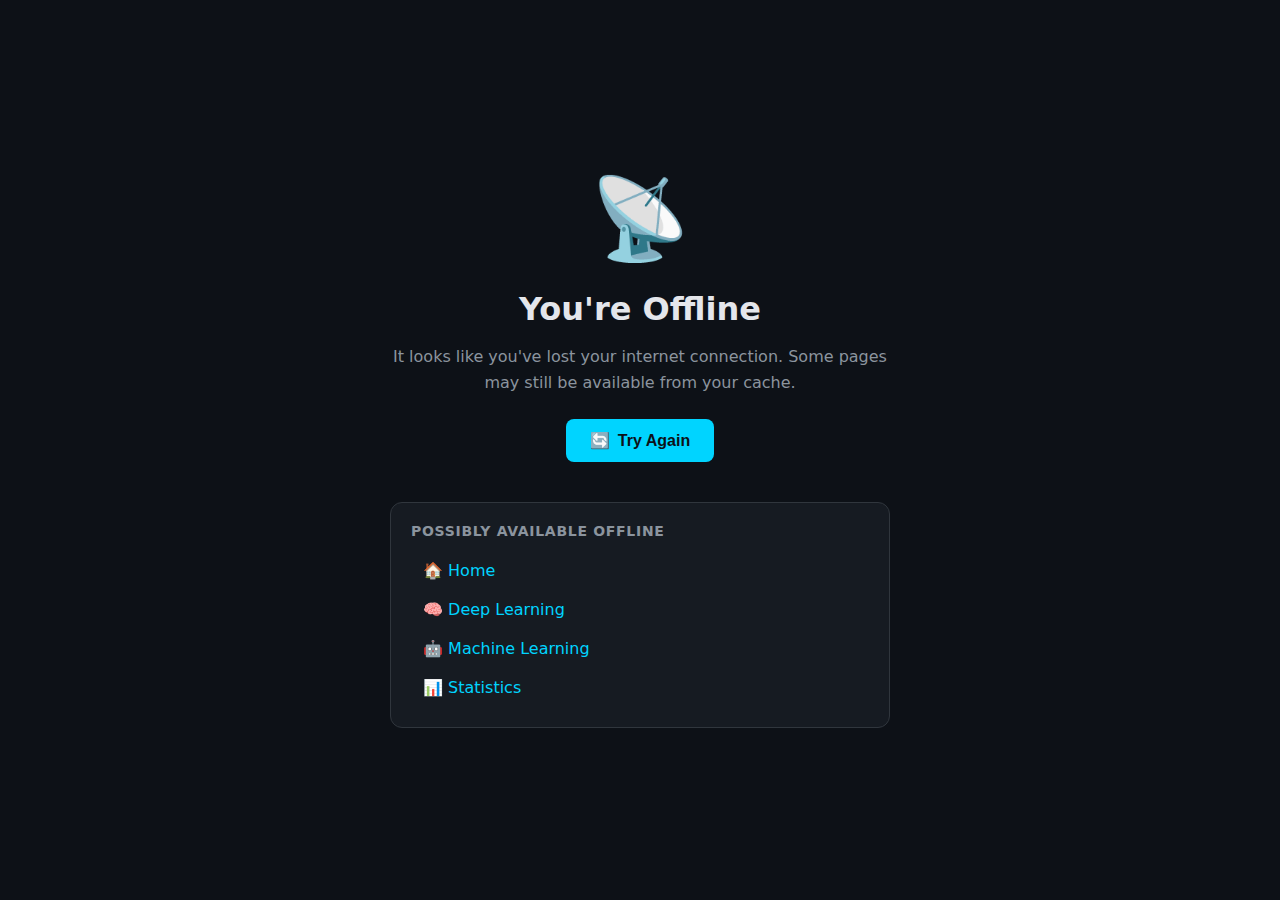
<file: offline.html>
<!DOCTYPE html>
<html lang="en">

<head>
    <meta charset="UTF-8">
    <meta name="viewport" content="width=device-width, initial-scale=1.0">
    <title>Offline | Data Science Masterclass</title>
    <style>
        :root {
            --bg: #0d1117;
            --text: #e4e6eb;
            --text-secondary: #8b949e;
            --accent: #00d4ff;
        }

        * {
            margin: 0;
            padding: 0;
            box-sizing: border-box;
        }

        body {
            font-family: 'Segoe UI', system-ui, sans-serif;
            background: var(--bg);
            color: var(--text);
            min-height: 100vh;
            display: flex;
            align-items: center;
            justify-content: center;
            padding: 20px;
        }

        .offline-container {
            text-align: center;
            max-width: 500px;
        }

        .offline-icon {
            font-size: 80px;
            margin-bottom: 24px;
        }

        h1 {
            font-size: 2rem;
            margin-bottom: 16px;
        }

        p {
            color: var(--text-secondary);
            line-height: 1.6;
            margin-bottom: 24px;
        }

        .retry-btn {
            display: inline-flex;
            align-items: center;
            gap: 8px;
            padding: 12px 24px;
            background: var(--accent);
            color: var(--bg);
            border: none;
            border-radius: 8px;
            font-size: 16px;
            font-weight: 600;
            cursor: pointer;
            transition: transform 0.2s, box-shadow 0.2s;
        }

        .retry-btn:hover {
            transform: translateY(-2px);
            box-shadow: 0 4px 12px rgba(0, 212, 255, 0.3);
        }

        .cached-pages {
            margin-top: 40px;
            text-align: left;
            background: #161b22;
            border: 1px solid #30363d;
            border-radius: 12px;
            padding: 20px;
        }

        .cached-pages h3 {
            font-size: 14px;
            color: var(--text-secondary);
            text-transform: uppercase;
            letter-spacing: 0.05em;
            margin-bottom: 12px;
        }

        .cached-link {
            display: block;
            padding: 10px 12px;
            color: var(--accent);
            text-decoration: none;
            border-radius: 6px;
            transition: background 0.2s;
        }

        .cached-link:hover {
            background: #30363d;
        }
    </style>
</head>

<body>
    <div class="offline-container">
        <div class="offline-icon">📡</div>
        <h1>You're Offline</h1>
        <p>It looks like you've lost your internet connection. Some pages may still be available from your cache.</p>

        <button class="retry-btn" onclick="location.reload()">
            <span>🔄</span>
            Try Again
        </button>

        <div class="cached-pages">
            <h3>Possibly Available Offline</h3>
            <a href="/" class="cached-link">🏠 Home</a>
            <a href="/DeepLearning/index.html" class="cached-link">🧠 Deep Learning</a>
            <a href="/ml_complete-all-topics/index.html" class="cached-link">🤖 Machine Learning</a>
            <a href="/complete-statistics/index.html" class="cached-link">📊 Statistics</a>
        </div>
    </div>

    <script>
        window.addEventListener('online', () => {
            location.reload();
        });
    </script>
</body>

</html>
</file>
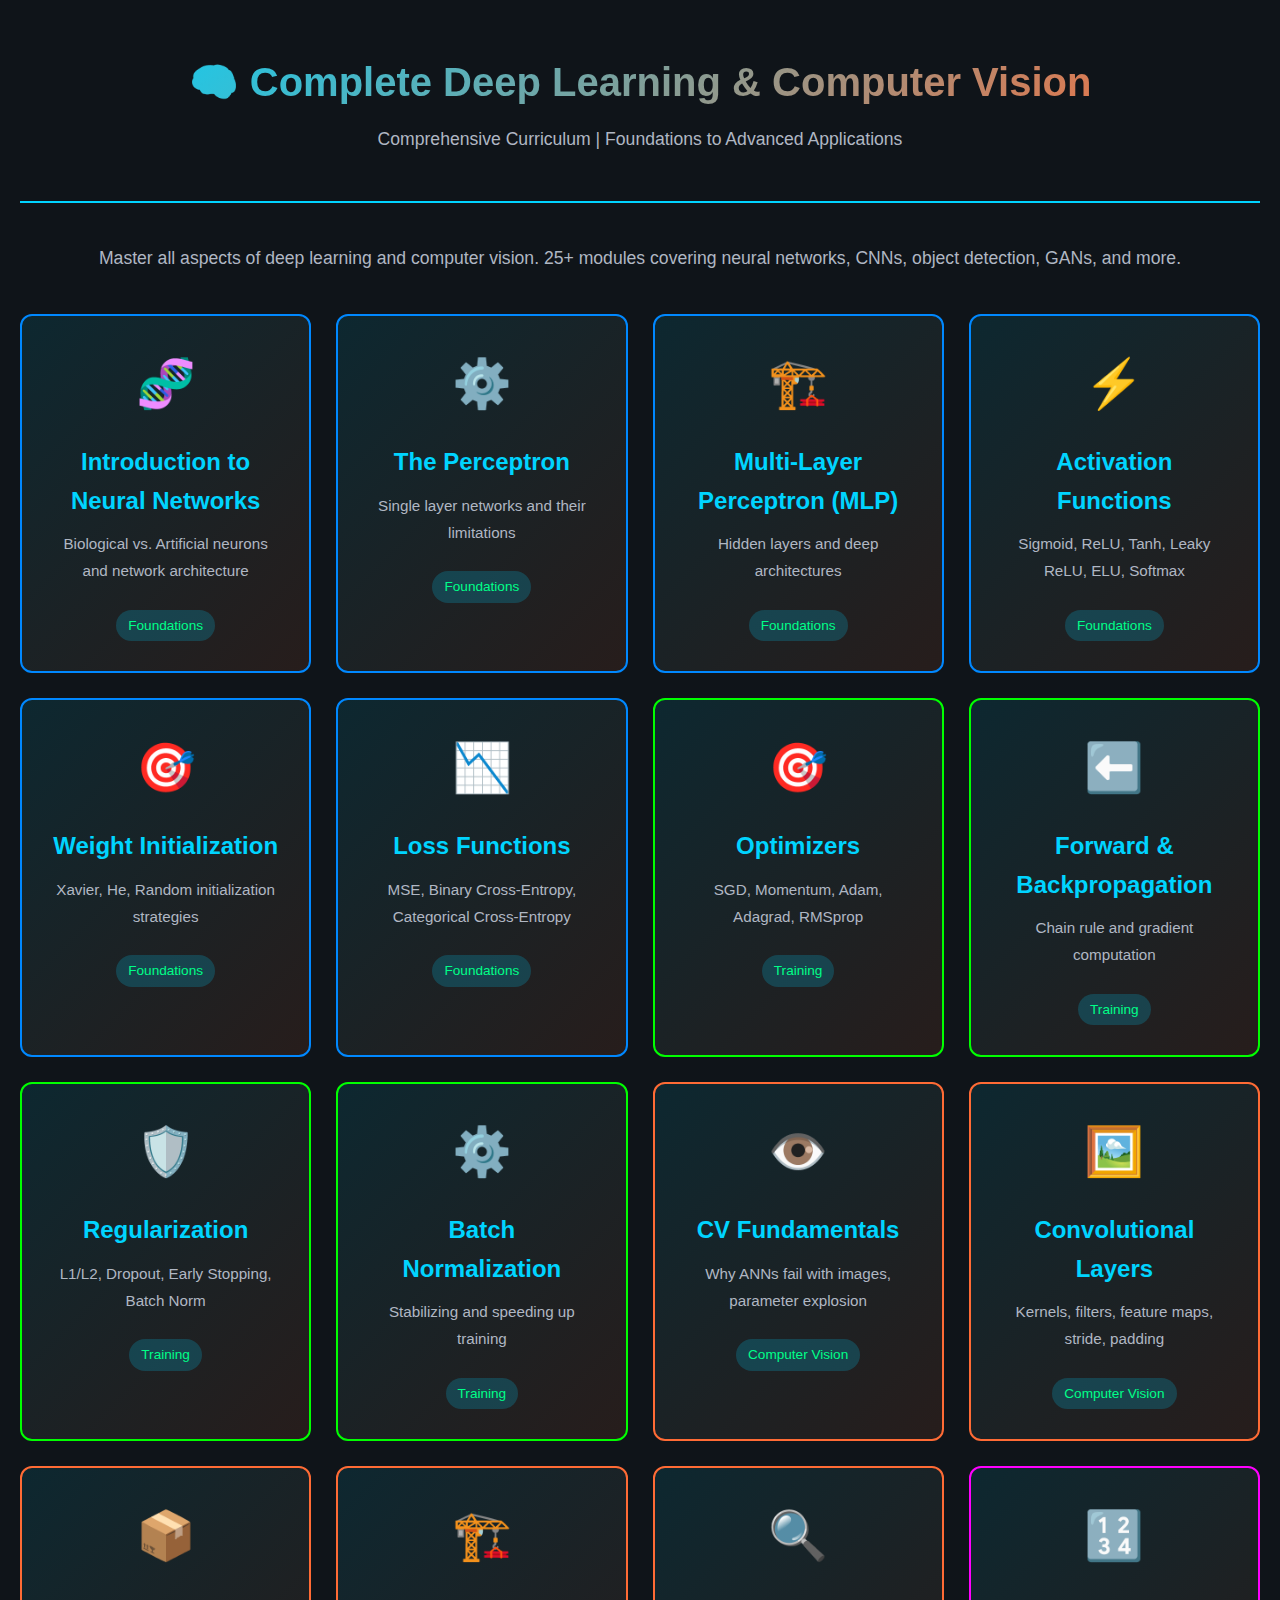
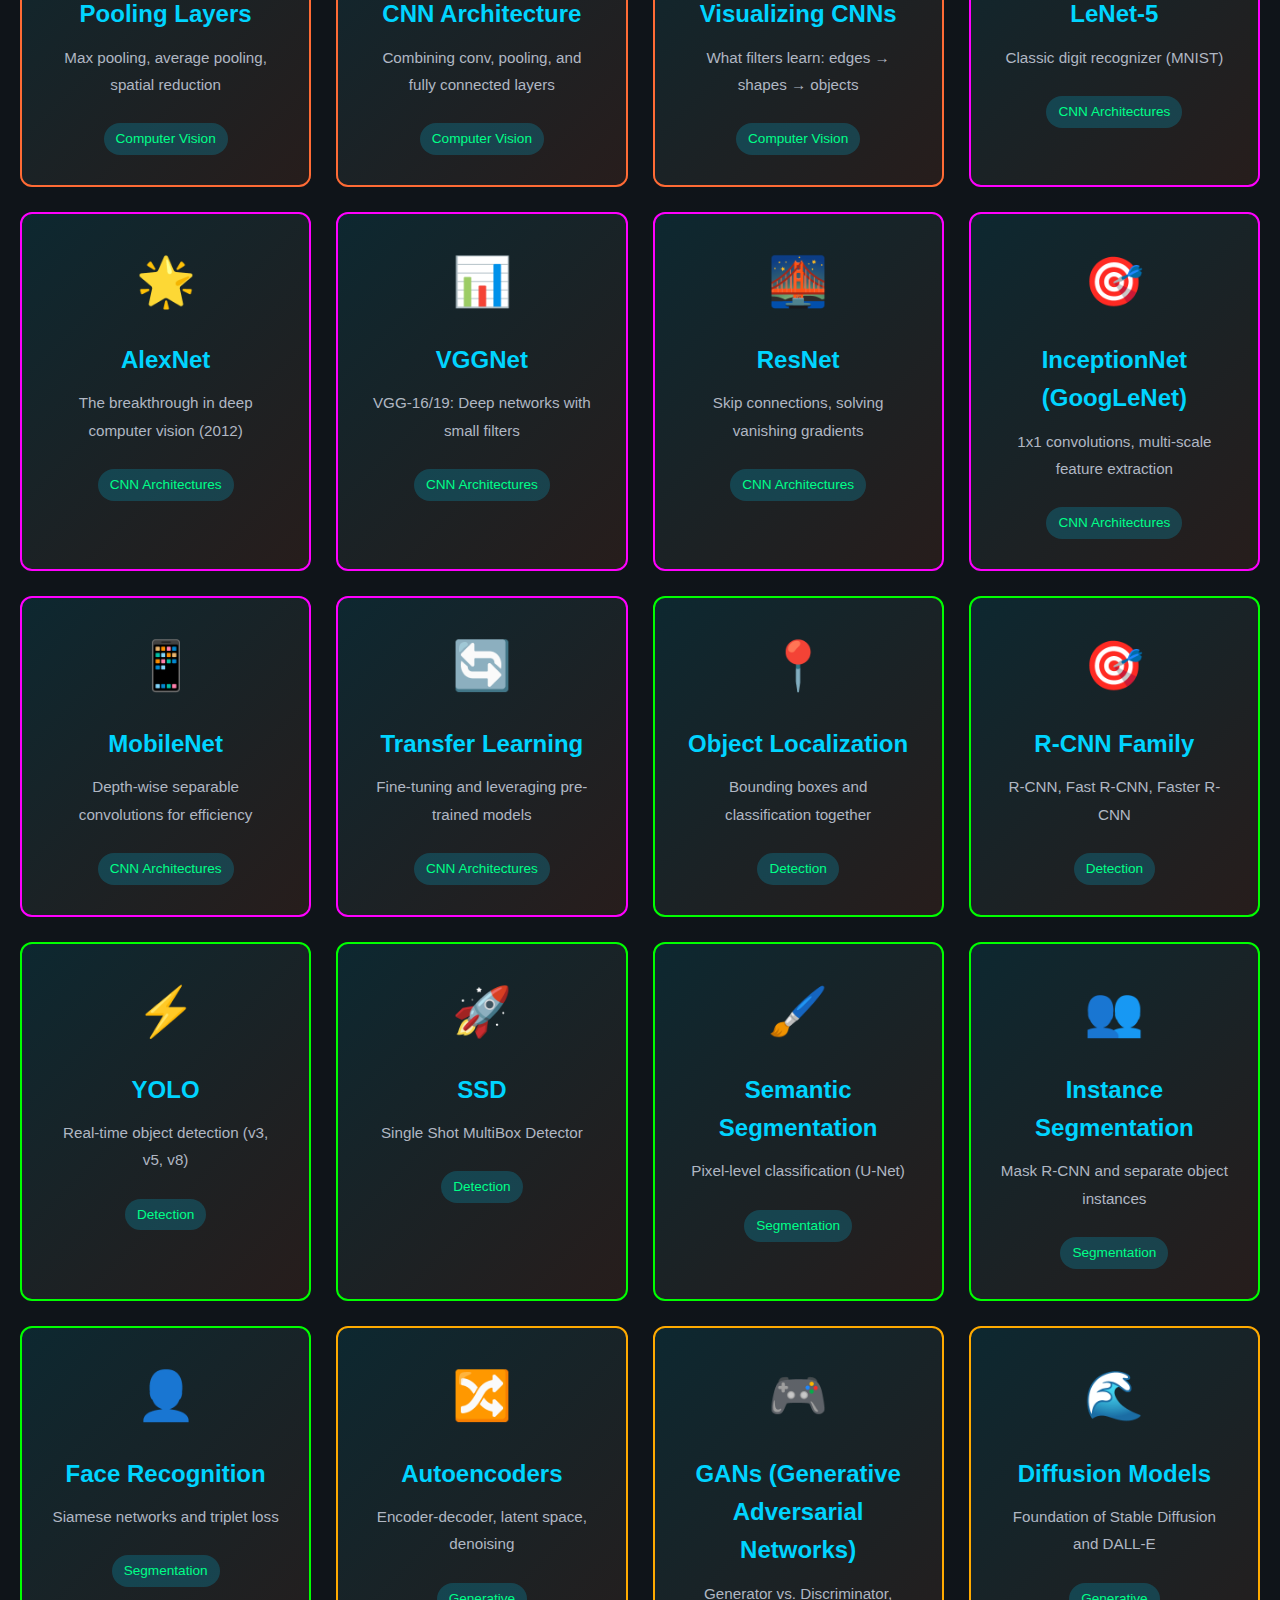
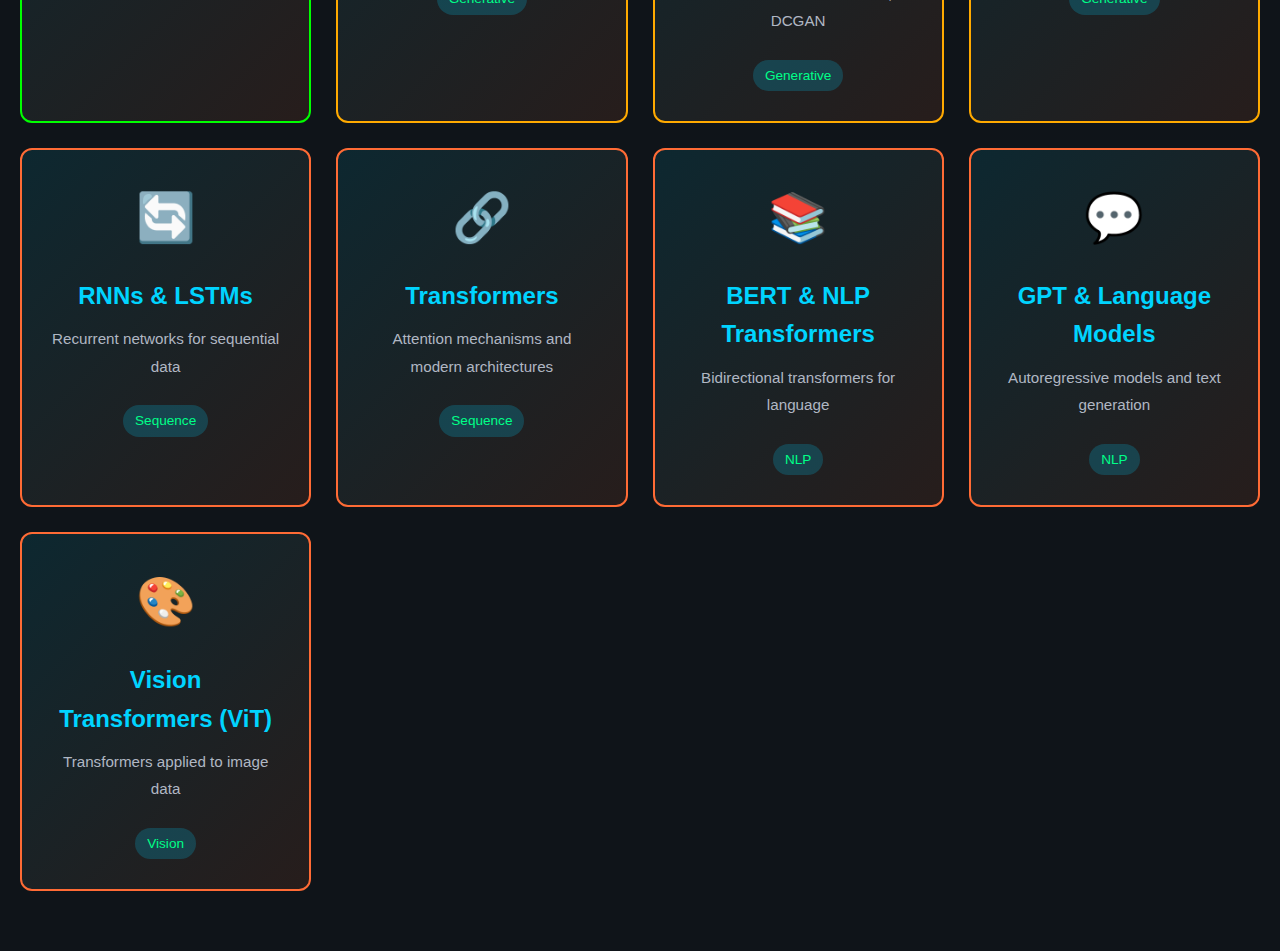
<file: DeepLearning/Deep Learning Curriculum.html>
<!DOCTYPE html>
<html lang="en">

<head>
    <meta charset="UTF-8">
    <meta name="viewport" content="width=device-width, initial-scale=1.0">
    <title>Complete Deep Learning & Computer Vision Curriculum</title>
    <style>
        * {
            margin: 0;
            padding: 0;
            box-sizing: border-box;
        }

        :root {
            --bg: #0f1419;
            --surface: #1a1f2e;
            --text: #e4e6eb;
            --text-dim: #b0b7c3;
            --cyan: #00d4ff;
            --orange: #ff6b35;
            --green: #00ff88;
            --yellow: #ffa500;
        }

        body {
            font-family: -apple-system, BlinkMacSystemFont, 'Segoe UI', Roboto, sans-serif;
            background: var(--bg);
            color: var(--text);
            line-height: 1.6;
            overflow-x: hidden;
        }

        .container {
            max-width: 1400px;
            margin: 0 auto;
            padding: 20px;
        }

        header {
            text-align: center;
            margin-bottom: 40px;
            padding: 30px 0;
            border-bottom: 2px solid var(--cyan);
        }

        h1 {
            font-size: 2.5em;
            background: linear-gradient(135deg, var(--cyan), var(--orange));
            -webkit-background-clip: text;
            -webkit-text-fill-color: transparent;
            margin-bottom: 10px;
        }

        .subtitle {
            color: var(--text-dim);
            font-size: 1.1em;
        }

        .dashboard {
            display: none;
        }

        .dashboard.active {
            display: block;
        }

        .grid {
            display: grid;
            grid-template-columns: repeat(auto-fit, minmax(280px, 1fr));
            gap: 25px;
            margin: 40px 0;
        }

        .card {
            background: linear-gradient(135deg, rgba(0, 212, 255, 0.1), rgba(255, 107, 53, 0.1));
            border: 2px solid var(--cyan);
            border-radius: 12px;
            padding: 30px;
            cursor: pointer;
            transition: all 0.3s ease;
            text-align: center;
        }

        .card:hover {
            transform: translateY(-5px);
            box-shadow: 0 10px 30px rgba(0, 212, 255, 0.2);
            border-color: var(--orange);
        }

        .card-icon {
            font-size: 3em;
            margin-bottom: 15px;
        }

        .card h3 {
            color: var(--cyan);
            font-size: 1.5em;
            margin-bottom: 10px;
        }

        .card p {
            color: var(--text-dim);
            font-size: 0.95em;
        }

        .category-label {
            display: inline-block;
            margin-top: 10px;
            padding: 5px 12px;
            background: rgba(0, 212, 255, 0.2);
            border-radius: 20px;
            font-size: 0.85em;
            color: var(--green);
        }

        .module {
            display: none;
        }

        .module.active {
            display: block;
            animation: fadeIn 0.3s ease;
        }

        @keyframes fadeIn {
            from {
                opacity: 0;
            }

            to {
                opacity: 1;
            }
        }

        .btn-back {
            padding: 10px 20px;
            background: var(--orange);
            color: var(--bg);
            border: none;
            border-radius: 6px;
            cursor: pointer;
            font-weight: 600;
            margin-bottom: 25px;
            transition: all 0.3s ease;
        }

        .btn-back:hover {
            background: var(--cyan);
        }

        .tabs {
            display: flex;
            gap: 10px;
            margin-bottom: 30px;
            flex-wrap: wrap;
            justify-content: center;
            border-bottom: 1px solid rgba(0, 212, 255, 0.2);
            padding-bottom: 15px;
            overflow-x: auto;
        }

        .tab-btn {
            padding: 10px 20px;
            background: var(--surface);
            color: var(--text);
            border: 2px solid transparent;
            border-radius: 6px;
            cursor: pointer;
            font-size: 0.95em;
            transition: all 0.3s ease;
            font-weight: 500;
            white-space: nowrap;
        }

        .tab-btn:hover {
            background: rgba(0, 212, 255, 0.1);
            border-color: var(--cyan);
        }

        .tab-btn.active {
            background: var(--cyan);
            color: var(--bg);
            border-color: var(--cyan);
        }

        .tab {
            display: none;
        }

        .tab.active {
            display: block;
            animation: fadeIn 0.3s ease;
        }

        .section {
            background: var(--surface);
            border: 1px solid rgba(0, 212, 255, 0.2);
            border-radius: 10px;
            padding: 30px;
            margin-bottom: 25px;
            transition: all 0.3s ease;
        }

        .section:hover {
            border-color: var(--cyan);
            box-shadow: 0 0 20px rgba(0, 212, 255, 0.1);
        }

        h2 {
            color: var(--cyan);
            font-size: 1.8em;
            margin-bottom: 15px;
        }

        h3 {
            color: var(--orange);
            font-size: 1.3em;
            margin-top: 20px;
            margin-bottom: 12px;
        }

        h4 {
            color: var(--green);
            font-size: 1.1em;
            margin-top: 15px;
            margin-bottom: 10px;
        }

        p {
            margin-bottom: 15px;
            line-height: 1.8;
        }

        ul {
            margin-left: 20px;
            margin-bottom: 15px;
        }

        ul li {
            margin-bottom: 8px;
        }

        .info-box {
            background: linear-gradient(135deg, rgba(0, 212, 255, 0.1), rgba(255, 107, 53, 0.1));
            border: 1px solid var(--cyan);
            border-radius: 8px;
            padding: 20px;
            margin: 20px 0;
        }

        .box-title {
            color: var(--orange);
            font-weight: 700;
            margin-bottom: 10px;
            font-size: 1.1em;
        }

        .box-content {
            color: var(--text-dim);
            line-height: 1.7;
        }

        .formula {
            background: rgba(0, 212, 255, 0.1);
            border: 1px solid var(--cyan);
            border-radius: 8px;
            padding: 20px;
            margin: 20px 0;
            font-family: 'Courier New', monospace;
            overflow-x: auto;
            line-height: 1.8;
            color: var(--cyan);
        }

        .callout {
            border-left: 4px solid;
            padding: 15px;
            margin: 20px 0;
            border-radius: 6px;
        }

        .callout.tip {
            border-left-color: var(--green);
            background: rgba(0, 255, 136, 0.05);
        }

        .callout.warning {
            border-left-color: var(--yellow);
            background: rgba(255, 165, 0, 0.05);
        }

        .callout.insight {
            border-left-color: var(--cyan);
            background: rgba(0, 212, 255, 0.05);
        }

        .callout-title {
            font-weight: 700;
            margin-bottom: 8px;
        }

        .list-item {
            display: flex;
            gap: 12px;
            margin: 12px 0;
            padding: 12px;
            background: rgba(0, 212, 255, 0.05);
            border-left: 3px solid var(--cyan);
            border-radius: 4px;
        }

        .list-num {
            color: var(--orange);
            font-weight: 700;
            min-width: 30px;
        }

        table {
            width: 100%;
            border-collapse: collapse;
            margin: 20px 0;
        }

        th,
        td {
            padding: 12px;
            text-align: left;
            border: 1px solid rgba(0, 212, 255, 0.2);
        }

        th {
            background: rgba(0, 212, 255, 0.1);
            color: var(--cyan);
            font-weight: 700;
        }

        .viz-container {
            background: rgba(0, 212, 255, 0.02);
            border: 1px solid rgba(0, 212, 255, 0.2);
            border-radius: 8px;
            padding: 20px;
            margin: 20px 0;
            display: flex;
            justify-content: center;
            overflow-x: auto;
        }

        .viz-controls {
            display: flex;
            gap: 10px;
            margin-top: 20px;
            justify-content: center;
            flex-wrap: wrap;
        }

        .btn-viz {
            padding: 10px 20px;
            background: var(--cyan);
            color: var(--bg);
            border: none;
            border-radius: 6px;
            font-weight: 600;
            cursor: pointer;
            font-size: 0.95em;
            transition: all 0.3s ease;
        }

        .btn-viz:hover {
            background: var(--orange);
            transform: scale(1.05);
        }

        canvas {
            max-width: 100%;
            height: auto;
        }

        @media (max-width: 768px) {
            h1 {
                font-size: 1.8em;
            }

            .tabs {
                flex-direction: column;
            }

            .tab-btn {
                width: 100%;
            }

            .grid {
                grid-template-columns: 1fr;
            }

            canvas {
                width: 100% !important;
                height: auto !important;
            }
        }
    </style>
</head>

<body>
    <div class="container">
        <!-- MAIN DASHBOARD -->
        <div id="dashboard" class="dashboard active">
            <header>
                <h1>🧠 Complete Deep Learning & Computer Vision</h1>
                <p class="subtitle">Comprehensive Curriculum | Foundations to Advanced Applications</p>
            </header>

            <div style="text-align: center; margin-bottom: 40px;">
                <p style="color: var(--text-dim); font-size: 1.1em;">
                    Master all aspects of deep learning and computer vision. 25+ modules covering neural networks, CNNs,
                    object detection, GANs, and more.
                </p>
            </div>

            <div class="grid" id="modulesGrid"></div>
        </div>

        <!-- MODULES CONTAINER -->
        <div id="modulesContainer"></div>
    </div>

    <script>
        const modules = [
            // Module 1: Deep Learning Foundations
            {
                id: "nn-basics",
                title: "Introduction to Neural Networks",
                icon: "🧬",
                category: "Foundations",
                color: "#0088ff",
                description: "Biological vs. Artificial neurons and network architecture"
            },
            {
                id: "perceptron",
                title: "The Perceptron",
                icon: "⚙️",
                category: "Foundations",
                color: "#0088ff",
                description: "Single layer networks and their limitations"
            },
            {
                id: "mlp",
                title: "Multi-Layer Perceptron (MLP)",
                icon: "🏗️",
                category: "Foundations",
                color: "#0088ff",
                description: "Hidden layers and deep architectures"
            },
            {
                id: "activation",
                title: "Activation Functions",
                icon: "⚡",
                category: "Foundations",
                color: "#0088ff",
                description: "Sigmoid, ReLU, Tanh, Leaky ReLU, ELU, Softmax"
            },
            {
                id: "weight-init",
                title: "Weight Initialization",
                icon: "🎯",
                category: "Foundations",
                color: "#0088ff",
                description: "Xavier, He, Random initialization strategies"
            },
            {
                id: "loss",
                title: "Loss Functions",
                icon: "📉",
                category: "Foundations",
                color: "#0088ff",
                description: "MSE, Binary Cross-Entropy, Categorical Cross-Entropy"
            },
            {
                id: "optimizers",
                title: "Optimizers",
                icon: "🎯",
                category: "Training",
                color: "#00ff00",
                description: "SGD, Momentum, Adam, Adagrad, RMSprop"
            },
            {
                id: "backprop",
                title: "Forward & Backpropagation",
                icon: "⬅️",
                category: "Training",
                color: "#00ff00",
                description: "Chain rule and gradient computation"
            },
            {
                id: "regularization",
                title: "Regularization",
                icon: "🛡️",
                category: "Training",
                color: "#00ff00",
                description: "L1/L2, Dropout, Early Stopping, Batch Norm"
            },
            {
                id: "batch-norm",
                title: "Batch Normalization",
                icon: "⚙️",
                category: "Training",
                color: "#00ff00",
                description: "Stabilizing and speeding up training"
            },
            // Module 2: Computer Vision Fundamentals
            {
                id: "cv-intro",
                title: "CV Fundamentals",
                icon: "👁️",
                category: "Computer Vision",
                color: "#ff6b35",
                description: "Why ANNs fail with images, parameter explosion"
            },
            {
                id: "conv-layer",
                title: "Convolutional Layers",
                icon: "🖼️",
                category: "Computer Vision",
                color: "#ff6b35",
                description: "Kernels, filters, feature maps, stride, padding"
            },
            {
                id: "pooling",
                title: "Pooling Layers",
                icon: "📦",
                category: "Computer Vision",
                color: "#ff6b35",
                description: "Max pooling, average pooling, spatial reduction"
            },
            {
                id: "cnn-basics",
                title: "CNN Architecture",
                icon: "🏗️",
                category: "Computer Vision",
                color: "#ff6b35",
                description: "Combining conv, pooling, and fully connected layers"
            },
            {
                id: "viz-filters",
                title: "Visualizing CNNs",
                icon: "🔍",
                category: "Computer Vision",
                color: "#ff6b35",
                description: "What filters learn: edges → shapes → objects"
            },
            // Module 3: Advanced CNN Architectures
            {
                id: "lenet",
                title: "LeNet-5",
                icon: "🔢",
                category: "CNN Architectures",
                color: "#ff00ff",
                description: "Classic digit recognizer (MNIST)"
            },
            {
                id: "alexnet",
                title: "AlexNet",
                icon: "🌟",
                category: "CNN Architectures",
                color: "#ff00ff",
                description: "The breakthrough in deep computer vision (2012)"
            },
            {
                id: "vgg",
                title: "VGGNet",
                icon: "📊",
                category: "CNN Architectures",
                color: "#ff00ff",
                description: "VGG-16/19: Deep networks with small filters"
            },
            {
                id: "resnet",
                title: "ResNet",
                icon: "🌉",
                category: "CNN Architectures",
                color: "#ff00ff",
                description: "Skip connections, solving vanishing gradients"
            },
            {
                id: "inception",
                title: "InceptionNet (GoogLeNet)",
                icon: "🎯",
                category: "CNN Architectures",
                color: "#ff00ff",
                description: "1x1 convolutions, multi-scale feature extraction"
            },
            {
                id: "mobilenet",
                title: "MobileNet",
                icon: "📱",
                category: "CNN Architectures",
                color: "#ff00ff",
                description: "Depth-wise separable convolutions for efficiency"
            },
            {
                id: "transfer-learning",
                title: "Transfer Learning",
                icon: "🔄",
                category: "CNN Architectures",
                color: "#ff00ff",
                description: "Fine-tuning and leveraging pre-trained models"
            },
            // Module 4: Object Detection & Segmentation
            {
                id: "localization",
                title: "Object Localization",
                icon: "📍",
                category: "Detection",
                color: "#00ff00",
                description: "Bounding boxes and classification together"
            },
            {
                id: "rcnn",
                title: "R-CNN Family",
                icon: "🎯",
                category: "Detection",
                color: "#00ff00",
                description: "R-CNN, Fast R-CNN, Faster R-CNN"
            },
            {
                id: "yolo",
                title: "YOLO",
                icon: "⚡",
                category: "Detection",
                color: "#00ff00",
                description: "Real-time object detection (v3, v5, v8)"
            },
            {
                id: "ssd",
                title: "SSD",
                icon: "🚀",
                category: "Detection",
                color: "#00ff00",
                description: "Single Shot MultiBox Detector"
            },
            {
                id: "semantic-seg",
                title: "Semantic Segmentation",
                icon: "🖌️",
                category: "Segmentation",
                color: "#00ff00",
                description: "Pixel-level classification (U-Net)"
            },
            {
                id: "instance-seg",
                title: "Instance Segmentation",
                icon: "👥",
                category: "Segmentation",
                color: "#00ff00",
                description: "Mask R-CNN and separate object instances"
            },
            {
                id: "face-recog",
                title: "Face Recognition",
                icon: "👤",
                category: "Segmentation",
                color: "#00ff00",
                description: "Siamese networks and triplet loss"
            },
            // Module 5: Generative Models
            {
                id: "autoencoders",
                title: "Autoencoders",
                icon: "🔀",
                category: "Generative",
                color: "#ffaa00",
                description: "Encoder-decoder, latent space, denoising"
            },
            {
                id: "gans",
                title: "GANs (Generative Adversarial Networks)",
                icon: "🎮",
                category: "Generative",
                color: "#ffaa00",
                description: "Generator vs. Discriminator, DCGAN"
            },
            {
                id: "diffusion",
                title: "Diffusion Models",
                icon: "🌊",
                category: "Generative",
                color: "#ffaa00",
                description: "Foundation of Stable Diffusion and DALL-E"
            },
            // Additional Advanced Topics
            {
                id: "rnn",
                title: "RNNs & LSTMs",
                icon: "🔄",
                category: "Sequence",
                color: "#ff6b35",
                description: "Recurrent networks for sequential data"
            },
            {
                id: "transformers",
                title: "Transformers",
                icon: "🔗",
                category: "Sequence",
                color: "#ff6b35",
                description: "Attention mechanisms and modern architectures"
            },
            {
                id: "bert",
                title: "BERT & NLP Transformers",
                icon: "📚",
                category: "NLP",
                color: "#ff6b35",
                description: "Bidirectional transformers for language"
            },
            {
                id: "gpt",
                title: "GPT & Language Models",
                icon: "💬",
                category: "NLP",
                color: "#ff6b35",
                description: "Autoregressive models and text generation"
            },
            {
                id: "vit",
                title: "Vision Transformers (ViT)",
                icon: "🎨",
                category: "Vision",
                color: "#ff6b35",
                description: "Transformers applied to image data"
            }
        ];

        // Comprehensive content for all modules
        const MODULE_CONTENT = {
            "nn-basics": {
                overview: `
                    <h3>What are Neural Networks?</h3>
                    <p>Neural Networks are computational models inspired by the human brain's structure. They consist of interconnected nodes (neurons) organized in layers that process information through weighted connections.</p>
                    
                    <h3>Why Use Neural Networks?</h3>
                    <ul>
                        <li><strong>Universal Approximation:</strong> Can theoretically approximate any continuous function</li>
                        <li><strong>Feature Learning:</strong> Automatically discover representations from raw data</li>
                        <li><strong>Adaptability:</strong> Learn from examples without explicit programming</li>
                        <li><strong>Parallel Processing:</strong> Highly parallelizable for modern hardware</li>
                    </ul>
                    
                    <div class="callout tip">
                        <div class="callout-title">✅ Advantages</div>
                        • Non-linear problem solving<br>
                        • Robust to noisy data<br>
                        • Works with incomplete information<br>
                        • Continuous learning capability
                    </div>
                    
                    <div class="callout warning">
                        <div class="callout-title">⚠️ Disadvantages</div>
                        • Requires large amounts of training data<br>
                        • Computationally expensive<br>
                        • "Black box" - difficult to interpret<br>
                        • Prone to overfitting without regularization
                    </div>
                `,
                concepts: `
                    <h3>Core Components</h3>
                    <div class="list-item">
                        <div class="list-num">01</div>
                        <div><strong>Neurons (Nodes):</strong> Basic computational units that receive inputs, apply weights, add bias, and apply activation function</div>
                    </div>
                    <div class="list-item">
                        <div class="list-num">02</div>
                        <div><strong>Layers:</strong> Input layer (receives data), Hidden layers (feature extraction), Output layer (predictions)</div>
                    </div>
                    <div class="list-item">
                        <div class="list-num">03</div>
                        <div><strong>Weights:</strong> Parameters learned during training that determine connection strength</div>
                    </div>
                    <div class="list-item">
                        <div class="list-num">04</div>
                        <div><strong>Bias:</strong> Allows shifting the activation function for better fitting</div>
                    </div>
                    <div class="list-item">
                        <div class="list-num">05</div>
                        <div><strong>Activation Function:</strong> Introduces non-linearity (ReLU, Sigmoid, Tanh)</div>
                    </div>
                `,
                applications: `
                    <h3>Real-World Applications</h3>
                    <div class="info-box">
                        <div class="box-title">🏥 Healthcare</div>
                        <div class="box-content">Disease diagnosis, medical image analysis, drug discovery, patient risk prediction</div>
                    </div>
                    <div class="info-box">
                        <div class="box-title">💰 Finance</div>
                        <div class="box-content">Fraud detection, algorithmic trading, credit scoring, portfolio optimization</div>
                    </div>
                    <div class="info-box">
                        <div class="box-title">🛒 E-commerce</div>
                        <div class="box-content">Recommendation systems, demand forecasting, customer segmentation, price optimization</div>
                    </div>
                `
            },
            "activation": {
                overview: `
                    <h3>What are Activation Functions?</h3>
                    <p>Activation functions introduce non-linearity into neural networks, enabling them to learn complex patterns. Without activation functions, a neural network would be just a linear regression model regardless of depth.</p>
                    
                    <h3>Why Do We Need Them?</h3>
                    <ul>
                        <li><strong>Non-linearity:</strong> Real-world problems are rarely linear</li>
                        <li><strong>Complex Pattern Learning:</strong> Enable learning of intricate decision boundaries</li>
                        <li><strong>Gradient Flow:</strong> Control how gradients propagate during backpropagation</li>
                        <li><strong>Range Normalization:</strong> Keep activations in manageable ranges</li>
                    </ul>
                    
                    <h3>Common Activation Functions Comparison</h3>
                    <table>
                        <tr>
                            <th>Function</th>
                            <th>Range</th>
                            <th>Best Use</th>
                            <th>Issue</th>
                        </tr>
                        <tr>
                            <td>ReLU</td>
                            <td>[0, ∞)</td>
                            <td>Hidden layers (default)</td>
                            <td>Dying ReLU problem</td>
                        </tr>
                        <tr>
                            <td>Sigmoid</td>
                            <td>(0, 1)</td>
                            <td>Binary classification output</td>
                            <td>Vanishing gradients</td>
                        </tr>
                        <tr>
                            <td>Tanh</td>
                            <td>(-1, 1)</td>
                            <td>RNNs, zero-centered</td>
                            <td>Vanishing gradients</td>
                        </tr>
                        <tr>
                            <td>Leaky ReLU</td>
                            <td>(-∞, ∞)</td>
                            <td>Fixes dying ReLU</td>
                            <td>Extra hyperparameter</td>
                        </tr>
                        <tr>
                            <td>Softmax</td>
                            <td>(0, 1) sum=1</td>
                            <td>Multi-class output</td>
                            <td>Computationally expensive</td>
                        </tr>
                    </table>
                `,
                concepts: `
                    <h3>Key Properties</h3>
                    <div class="list-item">
                        <div class="list-num">01</div>
                        <div><strong>Differentiability:</strong> Must have derivatives for backpropagation to work</div>
                    </div>
                    <div class="list-item">
                        <div class="list-num">02</div>
                        <div><strong>Monotonicity:</strong> Preferably monotonic for easier optimization</div>
                    </div>
                    <div class="list-item">
                        <div class="list-num">03</div>
                        <div><strong>Zero-Centered:</strong> Helps with faster convergence (Tanh)</div>
                    </div>
                    <div class="list-item">
                        <div class="list-num">04</div>
                        <div><strong>Computational Efficiency:</strong> Should be fast to compute (ReLU wins)</div>
                    </div>
                    
                    <div class="callout tip">
                        <div class="callout-title">💡 Best Practices</div>
                        • Use <strong>ReLU</strong> for hidden layers by default<br>
                        • Use <strong>Sigmoid</strong> for binary classification output<br>
                        • Use <strong>Softmax</strong> for multi-class classification<br>
                        • Try <strong>Leaky ReLU</strong> or <strong>ELU</strong> if ReLU neurons are dying<br>
                        • Avoid Sigmoid/Tanh in deep networks (gradient vanishing)
                    </div>
                `,
                applications: `
                    <div class="info-box">
                        <div class="box-title">🧠 Neural Network Design</div>
                        <div class="box-content">
                            Critical choice for every neural network - affects training speed, convergence, and final accuracy
                        </div>
                    </div>
                    <div class="info-box">
                        <div class="box-title">🎯 Task-Specific Selection</div>
                        <div class="box-content">
                            Different tasks need different outputs: Sigmoid for binary, Softmax for multi-class, Linear for regression
                        </div>
                    </div>
                `,
                math: `
                    <h3>Derivatives: The Backprop Fuel</h3>
                    <p>Activation functions must be differentiable for backpropagation to work. Let's look at the derivatives on paper:</p>
                    
                    <div class="list-item">
                        <div class="list-num">01</div>
                        <div><strong>Sigmoid:</strong> σ(z) = 1 / (1 + e⁻ᶻ)<br>
                        <strong>Derivative:</strong> σ'(z) = σ(z)(1 - σ(z))<br>
                        <span class="formula-caption">Max gradient is 0.25 (at z=0). This is why deep networks vanish!</span></div>
                    </div>

                    <div class="list-item">
                        <div class="list-num">02</div>
                        <div><strong>Tanh:</strong> tanh(z) = (eᶻ - e⁻ᶻ) / (eᶻ + e⁻ᶻ)<br>
                        <strong>Derivative:</strong> tanh'(z) = 1 - tanh²(z)<br>
                        <span class="formula-caption">Max gradient is 1.0 (at z=0). Better than Sigmoid, but still vanishes.</span></div>
                    </div>

                    <div class="list-item">
                        <div class="list-num">03</div>
                        <div><strong>ReLU:</strong> max(0, z)<br>
                        <strong>Derivative:</strong> 1 if z > 0, else 0<br>
                        <span class="formula-caption">Gradient is 1.0 for all positive z. No vanishing! But 0 for negative (Dying ReLU).</span></div>
                    </div>

                    <div class="callout insight">
                        <div class="callout-title">📝 Paper & Pain: The Chain Effect</div>
                        Each layer multiplies the gradient by σ'(z). <br>
                        For 10 Sigmoid layers: Total gradient ≈ (0.25)¹⁰ ≈ <strong>0.00000095</strong><br>
                        This is the mathematical proof of the Vanishing Gradient Problem!
                    </div>
                `
            },
            "conv-layer": {
                overview: `
                    <h3>What are Convolutional Layers?</h3>
                    <p>Convolutional layers are the fundamental building blocks of CNNs. They apply learnable filters (kernels) across input data to detect local patterns like edges, textures, and shapes.</p>
                    
                    <h3>Why Use Convolutions Instead of Fully Connected Layers?</h3>
                    <ul>
                        <li><strong>Parameter Efficiency:</strong> Share weights across spatial locations (fewer parameters)</li>
                        <li><strong>Translation Invariance:</strong> Detect features regardless of position</li>
                        <li><strong>Local Connectivity:</strong> Each neuron sees

 only a small region (receptive field)</li>
                        <li><strong>Hierarchical Learning:</strong> Build complex features from simple ones</li>
                    </ul>
                    
                    <div class="callout insight">
                        <div class="callout-title">🔍 Example: Parameter Comparison</div>
                        For a 224×224 RGB image:<br>
                        • <strong>Fully Connected:</strong> 224 × 224 × 3 × 1000 = 150M parameters (for 1000 neurons)<br>
                        • <strong>Convolutional (3×3):</strong> 3 × 3 × 3 × 64 = 1,728 parameters (for 64 filters)<br>
                        <strong>Result:</strong> 87,000x fewer parameters! 🚀
                    </div>
                    
                    <div class="callout tip">
                        <div class="callout-title">✅ Advantages</div>
                        • Drastically reduced parameters<br>
                        • Spatial hierarchy (edges → textures → parts → objects)<br>
                        • GPU-friendly (highly parallelizable)<br>
                        • Built-in translation equivariance
                    </div>
                    
                    <div class="callout warning">
                        <div class="callout-title">⚠️ Disadvantages</div>
                        • Not rotation invariant (require data augmentation)<br>
                        • Fixed receptive field size<br>
                        • Memory intensive during training<br>
                        • Require careful hyperparameter tuning (kernel size, stride, padding)
                    </div>
                `,
                concepts: `
                    <h3>Key Hyperparameters</h3>
                    <div class="list-item">
                        <div class="list-num">01</div>
                        <div><strong>Kernel/Filter Size:</strong> Typically 3×3 or 5×5. Smaller = more layers needed, larger = more parameters</div>
                    </div>
                    <div class="list-item">
                        <div class="list-num">02</div>
                        <div><strong>Stride:</strong> Step size when sliding filter. Stride=1 (preserves size), Stride=2 (downsamples by 2×)</div>
                    </div>
                    <div class="list-item">
                        <div class="list-num">03</div>
                        <div><strong>Padding:</strong> Add zeros around borders. 'SAME' keeps size, 'VALID' shrinks output</div>
                    </div>
                    <div class="list-item">
                        <div class="list-num">04</div>
                        <div><strong>Number of Filters:</strong> Each filter learns different features. More filters = more capacity but slower</div>
                    </div>
                    <div class="list-item">
                        <div class="list-num">05</div>
                        <div><strong>Dilation:</strong> Spacing between kernel elements. Increases receptive field without adding parameters</div>
                    </div>

                    <div class="formula">
                        Output Size Formula:<br>
                        W_out = floor((W_in + 2×padding - kernel_size) / stride) + 1<br>
                        H_out = floor((H_in + 2×padding - kernel_size) / stride) + 1
                    </div>
                `,
                math: `
                    <h3>The Mathematical Operation: Cross-Correlation</h3>
                    <p>In deep learning, what we call "convolution" is mathematically "cross-correlation". It is a local dot product of the kernel and image patch.</p>
                    
                    <div class="formula">
                        S(i, j) = (I * K)(i, j) = Σ_m Σ_n I(i+m, j+n) K(m, n)
                    </div>

                    <div class="callout insight">
                        <div class="callout-title">📝 Paper & Pain: Manual Convolution</div>
                        **Input (3x3):**<br>
                        [1 2 0]<br>
                        [0 1 1]<br>
                        [1 0 2]<br>
                        <br>
                        **Kernel (2x2):**<br>
                        [1 0]<br>
                        [0 1]<br>
                        <br>
                        **Calculation:**<br>
                        Step 1 (Top-Left): (1x1) + (2x0) + (0x0) + (1x1) = <strong>2</strong><br>
                        Step 2 (Top-Right): (2x1) + (0x0) + (1x0) + (1x1) = <strong>3</strong><br>
                        ... Output is a 2x2 matrix.
                    </div>

                    <h3>Backprop through Conv</h3>
                    <p>Calculated using the same formula but with the kernel flipped vertically and horizontally (true convolution)!</p>
                `,
                applications: `
                    <div class="info-box">
                        <div class="box-title">🔍 Feature Extraction</div>
                        <div class="box-content">
                            Early layers learn edges (Gabor-like filters), middle layers learn textures, deep layers learn specific object parts (eyes, wheels).
                        </div>
                    </div>
                    <div class="info-box">
                        <div class="box-title">🎨 Image Processing</div>
                        <div class="box-content">
                            Blurring, sharpening, and edge detection in Photoshop/GIMP are all done with 2D convolutions using fixed kernels.
                        </div>
                    </div>
                `
            },
            "yolo": {
                overview: `
                    <h3>What is YOLO?</h3>
                    <p>YOLO (You Only Look Once) treats object detection as a single regression problem, going directly from image pixels to bounding box coordinates and class probabilities in one forward pass.</p>
                    
                    <h3>Why YOLO Over R-CNN?</h3>
                    <ul>
                        <li><strong>Speed:</strong> 45+ FPS (real-time) vs R-CNN's ~0.05 FPS</li>
                        <li><strong>Global Context:</strong> Sees entire image during training (fewer background errors)</li>
                        <li><strong>One Network:</strong> Unlike R-CNN's multi-stage pipeline</li>
                        <li><strong>End-to-End Training:</strong> Optimize detection directly</li>
                    </ul>
                    
                    <div class="callout tip">
                        <div class="callout-title">✅ Advantages</div>
                        • <strong>Lightning Fast:</strong> Real-time inference (YOLOv8 at 100+ FPS)<br>
                        • <strong>Simple Architecture:</strong> Single network, easy to train<br>
                        • <strong>Generalizes Well:</strong> Works on natural images and artwork<br>
                        • <strong>Small Model Size:</strong> Can run on edge devices (mobile, IoT)
                    </div>
                    
                    <div class="callout warning">
                        <div class="callout-title">⚠️ Disadvantages</div>
                        • <strong>Struggles with Small Objects:</strong> Grid limitation affects tiny items<br>
                        • <strong>Localization Errors:</strong> Less precise than two-stage detectors<br>
                        • <strong>Limited Objects per Cell:</strong> Can't detect many close objects<br>
                        • <strong>Aspect Ratio Issues:</strong> Struggles with unusual object shapes
                    </div>
                    
                    <h3>YOLO Evolution</h3>
                    <table>
                        <tr>
                            <th>Version</th>
                            <th>Year</th>
                            <th>Key Innovation</th>
                            <th>mAP</th>
                        </tr>
                        <tr>
                            <td>YOLOv1</td>
                            <td>2015</td>
                            <td>Original single-shot detector</td>
                            <td>63.4%</td>
                        </tr>
                        <tr>
                            <td>YOLOv3</td>
                            <td>2018</td>
                            <td>Multi-scale predictions</td>
                            <td>57.9% (faster)</td>
                        </tr>
                        <tr>
                            <td>YOLOv5</td>
                            <td>2020</td>
                            <td>PyTorch, Auto-augment</td>
                            <td>~50% (optimized)</td>
                        </tr>
                        <tr>
                            <td>YOLOv8</td>
                            <td>2023</td>
                            <td>Anchor-free, SOTA speed</td>
                            <td>53.9% (real-time)</td>
                        </tr>
                    </table>
                `,
                concepts: `
                    <h3>How YOLO Works (3 Steps)</h3>
                    <div class="list-item">
                        <div class="list-num">01</div>
                        <div><strong>Grid Division:</strong> Divide image into S×S grid (e.g., 7×7). Each cell predicts B bounding boxes</div>
                    </div>
                    <div class="list-item">
                        <div class="list-num">02</div>
                        <div><strong>Predictions Per Cell:</strong> Each box predicts (x, y, w, h, confidence) + class probabilities</div>
                    </div>
                    <div class="list-item">
                        <div class="list-num">03</div>
                        <div><strong>Non-Max Suppression:</strong> Remove duplicate detections, keep highest confidence boxes</div>
                    </div>
                    
                    <div class="formula">
                        Output Tensor Shape (YOLOv1):<br>
                        S × S × (B × 5 + C)<br>
                        Example: 7 × 7 × (2 × 5 + 20) = 7 × 7 × 30<br>
                        <br>
                        Where:<br>
                        • S = grid size (7)<br>
                        • B = boxes per cell (2)<br>
                        • 5 = (x, y, w, h, confidence)<br>
                        • C = number of classes (20 for PASCAL VOC)
                    </div>
                `,
                applications: `
                    <h3>Industry Applications</h3>
                    <div class="info-box">
                        <div class="box-title">🚗 Autonomous Vehicles</div>
                        <div class="box-content">
                            Real-time detection of pedestrians, vehicles, traffic signs, and lane markings for self-driving cars
                        </div>
                    </div>
                    <div class="info-box">
                        <div class="box-title">🏭 Manufacturing</div>
                        <div class="box-content">
                            Quality control, defect detection on assembly lines, robot guidance, inventory management
                        </div>
                    </div>
                    <div class="info-box">
                        <div class="box-title">🛡️ Security & Surveillance</div>
                        <div class="box-content">
                            Intrusion detection, crowd monitoring, suspicious behavior analysis, license plate recognition
                        </div>
                    </div>
                    <div class="info-box">
                        <div class="box-title">🏥 Medical Imaging</div>
                        <div class="box-content">
                            Tumor localization, cell counting, anatomical structure detection in X-rays/CT scans
                        </div>
                    </div>
                `,
                math: `
                    <h3>Intersection over Union (IoU)</h3>
                    <p>How do we measure if a predicted box is correct? We use the geometric ratio of intersection and union.</p>
                    <div class="formula">
                        IoU = Area of Overlap / Area of Union
                    </div>
                    
                    <div class="callout insight">
                        <div class="callout-title">📝 Paper & Pain: Manual IoU</div>
                        **Box A (GT):** [0,0,10,10] (Area=100)<br>
                        **Box B (Pred):** [5,5,15,15] (Area=100)<br>
                        1. **Intersection:** Area between [5,5] and [10,10] = 5x5 = 25<br>
                        2. **Union:** Area A + Area B - Intersection = 100 + 100 - 25 = 175<br>
                        3. **IoU:** 25 / 175 ≈ <strong>0.142</strong> (Poor match!)
                    </div>

                    <h3>YOLO Multi-Part Loss</h3>
                    <p>YOLO uses a composite loss function combining localization, confidence, and classification errors.</p>
                    <div class="formula">
                        L = λ_coord Σ(Localization Loss) + Σ(Confidence Loss) + Σ(Classification Loss)
                    </div>
                `
            },
            "transformers": {
                overview: `
                    <h3>What are Transformers?</h3>
                    <p>Transformers are neural architectures based entirely on attention mechanisms, eliminating recurrence and convolutions. Introduced in "Attention is All You Need" (2017), they revolutionized NLP and are now conquering computer vision.</p>
                    
                    <h3>Why Transformers Over RNNs/LSTMs?</h3>
                    <ul>
                        <li><strong>Parallelization:</strong> Process entire sequence at once (vs sequential RNNs)</li>
                        <li><strong>Long-Range Dependencies:</strong> Direct connections between any two positions</li>
                        <li><strong>No Gradient Vanishing:</strong> Skip connections and attention bypass depth issues</li>
                        <li><strong>Scalability:</strong> Performance improves with more data and compute</li>
                    </ul>
                    
                    <div class="callout tip">
                        <div class="callout-title">✅ Advantages</div>
                        • <strong>Superior Performance:</strong> SOTA on nearly all NLP benchmarks<br>
                        • <strong>Highly Parallelizable:</strong> Train 100× faster than RNNs on TPUs/GPUs<br>
                        • <strong>Transfer Learning:</strong> Pre-train once, fine-tune for many tasks<br>
                        • <strong>Interpretability:</strong> Attention weights show what model focuses on<br>
                        • <strong>Multi-Modal:</strong> Works for text, images, audio, video
                    </div>
                    
                    <div class="callout warning">
                        <div class="callout-title">⚠️ Disadvantages</div>
                        • <strong>Quadratic Complexity:</strong> O(n²) in sequence length (memory intensive)<br>
                        • <strong>Massive Data Requirements:</strong> Need millions of examples to train from scratch<br>
                        • <strong>Computational Cost:</strong> Training GPT-3 cost ~$4.6M<br>
                        • <strong>Position Encoding:</strong> Require explicit positional information<br>
                        • <strong>Limited Context:</strong> Most models cap at 512-4096 tokens
                    </div>
                    
                    <h3>Transformer Variants</h3>
                    <table>
                        <tr>
                            <th>Model</th>
                            <th>Type</th>
                            <th>Architecture</th>
                            <th>Best For</th>
                        </tr>
                        <tr>
                            <td>BERT</td>
                            <td>Encoder-only</td>
                            <td>Bidirectional</td>
                            <td>Understanding (classification, QA)</td>
                        </tr>
                        <tr>
                            <td>GPT</td>
                            <td>Decoder-only</td>
                            <td>Autoregressive</td>
                            <td>Generation (text, code)</td>
                        </tr>
                        <tr>
                            <td>T5</td>
                            <td>Encoder-Decoder</td>
                            <td>Full Transformer</td>
                            <td>Text-to-text tasks (translation)</td>
                        </tr>
                        <tr>
                            <td>ViT</td>
                            <td>Encoder-only</td>
                            <td>Patch embeddings</td>
                            <td>Image classification</td>
                        </tr>
                    </table>
                `,
                concepts: `
                    <h3>Core Components</h3>
                    <div class="list-item">
                        <div class="list-num">01</div>
                        <div><strong>Self-Attention:</strong> Each token attends to all other tokens, learning contextual relationships</div>
                    </div>
                    <div class="list-item">
                        <div class="list-num">02</div>
                        <div><strong>Multi-Head Attention:</strong> Multiple attention mechanisms in parallel (8-16 heads), each learning different patterns</div>
                    </div>
                    <div class="list-item">
                        <div class="list-num">03</div>
                        <div><strong>Positional Encoding:</strong> Add position information since attention is permutation-invariant</div>
                    </div>
                    <div class="list-item">
                        <div class="list-num">04</div>
                        <div><strong>Feed-Forward Networks:</strong> Two-layer MLPs applied to each position independently</div>
                    </div>
                    <div class="list-item">
                        <div class="list-num">05</div>
                        <div><strong>Layer Normalization:</strong> Stabilize training, applied before attention and FFN</div>
                    </div>
                    <div class="list-item">
                        <div class="list-num">06</div>
                        <div><strong>Residual Connections:</strong> Skip connections around each sub-layer for gradient flow</div>
                    </div>
                    
                    <div class="formula">
                        Self-Attention Formula:<br>
                        Attention(Q, K, V) = softmax(QK<sup>T</sup> / √d<sub>k</sub>) V<br>
                        <br>
                        Where:<br>
                        • Q = Queries (what we're looking for)<br>
                        • K = Keys (what each token represents)<br>
                        • V = Values (actual information to aggregate)<br>
                        • d<sub>k</sub> = dimension of keys (for scaling)<br>
                        <br>
                        Multi-Head Attention:<br>
                        MultiHead(Q,K,V) = Concat(head₁,...,head<sub>h</sub>)W<sup>O</sup><br>
                        where head<sub>i</sub> = Attention(QW<sub>i</sub><sup>Q</sup>, KW<sub>i</sub><sup>K</sup>, VW<sub>i</sub><sup>V</sup>)
                    </div>
                `,
                applications: `
                    <h3>Revolutionary Applications</h3>
                    <div class="info-box">
                        <div class="box-title">💬 Large Language Models</div>
                        <div class="box-content">
                            <strong>ChatGPT, GPT-4, Claude:</strong> Conversational AI, code generation, creative writing, reasoning<br>
                            <strong>BERT, RoBERTa:</strong> Search engines (Google), question answering, sentiment analysis
                        </div>
                    </div>
                    <div class="info-box">
                        <div class="box-title">🌐 Machine Translation</div>
                        <div class="box-content">
                            <strong>Google Translate, DeepL:</strong> Transformers achieved human-level translation quality<br>
                            Supports 100+ languages, real-time translation
                        </div>
                    </div>
                    <div class="info-box">
                        <div class="box-title">🎨 Multi-Modal AI</div>
                        <div class="box-content">
                            <strong>DALL-E, Midjourney:</strong> Text-to-image generation<br>
                            <strong>CLIP:</strong> Image-text understanding<br>
                            <strong>Whisper:</strong> Speech recognition
                        </div>
                    </div>
                    <div class="info-box">
                        <div class="box-title">🧬 Scientific Discovery</div>
                        <div class="box-content">
                            <strong>AlphaFold:</strong> Protein structure prediction (Nobel Prize-worthy breakthrough)<br>
                            <strong>Drug Discovery:</strong> Molecule generation and property prediction
                        </div>
                    </div>
                    <div class="info-box">
                        <div class="box-title">💻 Code Intelligence</div>
                        <div class="box-content">
                            <strong>GitHub Copilot:</strong> AI pair programmer<br>
                            <strong>CodeGen, AlphaCode:</strong> Automated coding, bug detection
                        </div>
                    </div>
                `,
                math: `
                    <h3>Scaled Dot-Product Attention</h3>
                    <p>The "heart" of the Transformer. It computes how much "attention" to pay to different parts of the input sequence.</p>
                    
                    <div class="formula" style="font-size: 1.3rem; text-align: center; margin: 20px 0; background: rgba(0, 212, 255, 0.05); padding: 20px; border-radius: 8px;">
                        Attention(Q, K, V) = softmax( (QKᵀ) / √dₖ ) V
                    </div>

                    <h3>Step-by-Step Derivation</h3>
                    <div class="list-item">
                        <div class="list-num">01</div>
                        <div><strong>Dot Product (QKᵀ):</strong> Compute raw similarity scores between Queries (what we want) and Keys (what we have)</div>
                    </div>
                    <div class="list-item">
                        <div class="list-num">02</div>
                        <div><strong>Scaling (1/√dₖ):</strong> Divide by square root of key dimension. <strong>Why?</strong> With high dimensions, dot products grow large, pushing softmax into regions with vanishing gradients. Scaling prevents this.</div>
                    </div>
                    <div class="list-item">
                        <div class="list-num">03</div>
                        <div><strong>Softmax:</strong> Convert similarity scores into probabilities (attention weights) that sum to 1</div>
                    </div>
                    <div class="list-item">
                        <div class="list-num">04</div>
                        <div><strong>Weighted Sum (×V):</strong> Use attention weights to pull information from Values.</div>
                    </div>

                    <div class="callout insight">
                        <div class="callout-title">📝 Paper & Pain: Multi-Head Attention</div>
                        Instead of one big attention, we split Q, K, V into <em>h</em> heads:<br>
                        1. Heads learn <strong>different aspects</strong> (e.g., syntax vs semantics)<br>
                        2. Concat all heads: MultiHead = Concat(head₁, ..., headₕ)Wᴼ<br>
                        3. Complexity: <strong>O(n² · d)</strong> - This is why long sequences are hard!
                    </div>

                    <div class="callout warning">
                        <div class="callout-title">📐 Sinusoidal Positional Encoding</div>
                        PE(pos, 2i) = sin(pos / 10000^{2i/d})<br>
                        PE(pos, 2i+1) = cos(pos / 10000^{2i/d})<br>
                        This allows the model to learn relative positions since PE(pos+k) is a linear function of PE(pos).
                    </div>
                `
            },
            "perceptron": {
                overview: `
                    <h3>What is a Perceptron?</h3>
                    <p>The perceptron is the simplest neural network, invented in 1958. It's a binary linear classifier that makes predictions based on weighted inputs.</p>
                    
                    <div class="callout tip">
                        <div class="callout-title">✅ Advantages</div>
                        • Simple and fast<br>
                        • Guaranteed convergence for linearly separable data<br>
                        • Interpretable weights
                    </div>
                    
                    <div class="callout warning">
                        <div class="callout-title">⚠️ Key Limitation</div>
                        <strong>Cannot solve XOR:</strong> Limited to linear decision boundaries only
                    </div>
                `,
                concepts: `
                    <h3>How Perceptron Works</h3>
                    <div class="list-item">
                        <div class="list-num">01</div>
                        <div><strong>Weighted Sum:</strong> z = w₁x₁ + w₂x₂ + ... + b</div>
                    </div>
                    <div class="list-item">
                        <div class="list-num">02</div>
                        <div><strong>Step Function:</strong> Output = 1 if z ≥ 0, else 0</div>
                    </div>
                    <div class="formula">
                        Learning Rule: w_new = w_old + α(y_true - y_pred)x
                    </div>
                `,
                applications: `
                    <div class="info-box">
                        <div class="box-title">📚 Educational</div>
                        <div class="box-content">
                            Historical importance - first trainable neural model. Perfect for teaching ML fundamentals
                        </div>
                    </div>
                    <div class="info-box">
                        <div class="box-title">🔬 Simple Classification</div>
                        <div class="box-content">
                            Linearly separable problems: basic pattern recognition, simple binary decisions
                        </div>
                    </div>
                `
            },
            "mlp": {
                overview: `
                    <h3>Multi-Layer Perceptron (MLP)</h3>
                    <p>MLP adds hidden layers between input and output, enabling non-linear decision boundaries and solving the XOR problem that single perceptrons cannot.</p>
                    
                    <h3>Why MLPs?</h3>
                    <ul>
                        <li><strong>Universal Approximation:</strong> Can approximate any continuous function</li>
                        <li><strong>Non-Linear Learning:</strong> Solves complex problems</li>
                        <li><strong>Feature Extraction:</strong> Hidden layers learn hierarchical features</li>
                    </ul>
                    
                    <div class="callout insight">
                        <div class="callout-title">💡 The XOR Breakthrough</div>
                        Single perceptron: Cannot solve XOR<br>
                        MLP with 1 hidden layer (2 neurons): Solves XOR!<br>
                        This proves the power of depth.
                    </div>
                `,
                concepts: `
                    <h3>Architecture Components</h3>
                    <div class="list-item">
                        <div class="list-num">01</div>
                        <div><strong>Input Layer:</strong> Raw features (no computation)</div>
                    </div>
                    <div class="list-item">
                        <div class="list-num">02</div>
                        <div><strong>Hidden Layers:</strong> Extract progressively abstract features</div>
                    </div>
                    <div class="list-item">
                        <div class="list-num">03</div>
                        <div><strong>Output Layer:</strong> Final predictions</div>
                    </div>
                `,
                applications: `
                    <div class="info-box">
                        <div class="box-title">📊 Tabular Data</div>
                        <div class="box-content">Credit scoring, fraud detection, customer churn, sales forecasting</div>
                    </div>
                    <div class="info-box">
                        <div class="box-title">🏭 Manufacturing</div>
                        <div class="box-content">Quality control, predictive maintenance, demand forecasting</div>
                    </div>
                `,
                math: `
                    <h3>Neural Network Forward Pass (Matrix Form)</h3>
                    <p>Vectorization is key to modern deep learning. We process entire layers as matrix multiplications.</p>
                    
                    <div class="formula">
                        Layer 1: z⁽¹⁾ = W⁽¹⁾x + b⁽¹⁾ | a⁽¹⁾ = σ(z⁽¹⁾)<br>
                        Layer 2: z⁽²⁾ = W⁽²⁾a⁽¹⁾ + b⁽²⁾ | a⁽²⁾ = σ(z⁽²⁾)<br>
                        ...<br>
                        Layer L: ŷ = Softmax(W⁽ᴸ⁾a⁽ᴸ⁻¹⁾ + b⁽ᴸ⁾)
                    </div>

                    <h3>Paper & Pain: Dimensionality Audit</h3>
                    <p>Understanding tensor shapes is the #1 skill for debugging neural networks.</p>
                    <div class="list-item">
                        <div class="list-num">01</div>
                        <div><strong>Input x:</strong> [n_features, 1]</div>
                    </div>
                    <div class="list-item">
                        <div class="list-num">02</div>
                        <div><strong>Weights W⁽¹⁾:</strong> [n_hidden, n_features]</div>
                    </div>
                    <div class="list-item">
                        <div class="list-num">03</div>
                        <div><strong>Bias b⁽¹⁾:</strong> [n_hidden, 1]</div>
                    </div>

                    <div class="callout insight">
                        <div class="callout-title">📝 Paper & Pain: Solving XOR</div>
                        Input: [0,1], Target: 1<br>
                        Layer 1 (2 neurons):<br>
                        z₁ = 10x₁ + 10x₂ - 5 &nbsp; | &nbsp; a₁ = σ(z₁)<br>
                        z₂ = 10x₁ + 10x₂ - 15 | &nbsp; a₂ = σ(z₂)<br>
                        Layer 2 (1 neuron):<br>
                        y = σ(20a₁ - 20a₂ - 10)<br>
                        <strong>Try it on paper!</strong> This specific configuration correctly outputs XOR values.
                    </div>
                `
            },
            "weight-init": {
                overview: `
                    <h3>Weight Initialization Strategies</h3>
                    <table>
                        <tr>
                            <th>Method</th>
                            <th>Best For</th>
                            <th>Formula</th>
                        </tr>
                        <tr>
                            <td>Xavier/Glorot</td>
                            <td>Sigmoid, Tanh</td>
                            <td>N(0, √(2/(n_in+n_out)))</td>
                        </tr>
                        <tr>
                            <td>He/Kaiming</td>
                            <td>ReLU</td>
                            <td>N(0, √(2/n_in))</td>
                        </tr>
                    </table>
                    
                    <div class="callout warning">
                        <div class="callout-title">⚠️ Never Initialize to Zero!</div>
                        All neurons learn identical features (symmetry problem)
                    </div>
                `,
                concepts: `
                    <h3>Key Principles</h3>
                    <div class="list-item">
                        <div class="list-num">01</div>
                        <div><strong>Variance Preservation:</strong> Keep activation variance similar across layers</div>
                    </div>
                    <div class="list-item">
                        <div class="list-num">02</div>
                        <div><strong>Symmetry Breaking:</strong> Different weights force different features</div>
                    </div>
                `,
                applications: `
                    <div class="info-box">
                        <div class="box-title">🎯 Critical for Deep Networks</div>
                        <div class="box-content">
                            Proper initialization is essential for training networks >10 layers. Wrong init = training failure
                        </div>
                    </div>
                    <div class="info-box">
                        <div class="box-title">⚡ Faster Convergence</div>
                        <div class="box-content">
                            Good initialization reduces training time by 2-10×, especially with modern optimizers
                        </div>
                    </div>
                `,
                math: `
                    <h3>The Variance Preservation Principle</h3>
                    <p>To prevent gradients from vanishing or exploding, we want the variance of the activations to remain constant across layers.</p>
                    
                    <div class="formula">
                        For a linear layer: y = Σ wᵢxᵢ<br>
                        Var(y) = Var(Σ wᵢxᵢ) = Σ Var(wᵢxᵢ)<br>
                        Assuming w and x are independent with mean 0:<br>
                        Var(wᵢxᵢ) = E[wᵢ²]E[xᵢ²] - E[wᵢ]²E[xᵢ]² = Var(wᵢ)Var(xᵢ)<br>
                        So, Var(y) = n_in × Var(w) × Var(x)
                    </div>

                    <h3>1. Xavier (Glorot) Initialization</h3>
                    <p>Goal: Var(y) = Var(x) and Var(grad_out) = Var(grad_in)</p>
                    <div class="list-item">
                        <div class="list-num">01</div>
                        <div><strong>Forward Pass:</strong> n_in × Var(w) = 1  ⇒ Var(w) = 1/n_in</div>
                    </div>
                    <div class="list-item">
                        <div class="list-num">02</div>
                        <div><strong>Backward Pass:</strong> n_out × Var(w) = 1 ⇒ Var(w) = 1/n_out</div>
                    </div>
                    <div class="list-item">
                        <div class="list-num">03</div>
                        <div><strong>Compromise:</strong> Var(w) = 2 / (n_in + n_out)</div>
                    </div>

                    <h3>2. He (Kaiming) Initialization</h3>
                    <p>For ReLU activation, half the neurons are inactive (output 0), which halves the variance. We must compensate.</p>
                    <div class="formula">
                        Var(ReLU(y)) = 1/2 × Var(y)<br>
                        To keep Var(ReLU(y)) = Var(x):<br>
                        1/2 × n_in × Var(w) = 1<br>
                        <strong>Var(w) = 2 / n_in</strong>
                    </div>

                    <div class="callout insight">
                        <div class="callout-title">📝 Paper & Pain Calculation</div>
                        If n_in = 256 and you use ReLU:<br>
                        Weight Std Dev = √(2/256) = √(1/128) ≈ <strong>0.088</strong><br>
                        Initializing with std=1.0 or std=0.01 would cause immediate failure in a deep net!
                    </div>
                `
            },
            "loss": {
                overview: `
                    <h3>Loss Functions Guide</h3>
                    <table>
                        <tr>
                            <th>Task</th>
                            <th>Loss Function</th>
                        </tr>
                        <tr>
                            <td>Binary Classification</td>
                            <td>Binary Cross-Entropy</td>
                        </tr>
                        <tr>
                            <td>Multi-class</td>
                            <td>Categorical Cross-Entropy</td>
                        </tr>
                        <tr>
                            <td>Regression</td>
                            <td>MSE or MAE</td>
                        </tr>
                    </table>
                `,
                concepts: `
                    <h3>Common Loss Functions</h3>
                    <div class="list-item">
                        <div class="list-num">01</div>
                        <div><strong>MSE:</strong> (1/n)Σ(y - ŷ)² - Penalizes large errors</div>
                    </div>
                    <div class="list-item">
                        <div class="list-num">02</div>
                        <div><strong>Cross-Entropy:</strong> -Σ(y·log(ŷ)) - For classification</div>
                    </div>
                `,
                applications: `
                    <div class="info-box">
                        <div class="box-title">🎯 Task-Dependent Selection</div>
                        <div class="box-content">
                            Every ML task needs appropriate loss: classification (cross-entropy), regression (MSE/MAE), ranking (triplet loss)
                        </div>
                    </div>
                    <div class="info-box">
                        <div class="box-title">📊 Custom Losses</div>
                        <div class="box-content">
                            Business-specific objectives: Focal Loss (imbalanced data), Dice Loss (segmentation), Contrastive Loss (similarity learning)
                        </div>
                    </div>
                `,
                math: `
                    <h3>Binary Cross-Entropy (BCE) Derivation</h3>
                    <p>Why do we use logs? BCE is derived from Maximum Likelihood Estimation (MLE) assuming a Bernoulli distribution.</p>
                    
                    <div class="formula">
                        L(ŷ, y) = -(y log(ŷ) + (1-y) log(1-ŷ))
                    </div>

                    <h3>Paper & Pain: Why not MSE for Classification?</h3>
                    <p>If we use MSE for sigmoid output, the gradient is:</p>
                    <div class="formula">
                        ∂L/∂w = (ŷ - y) <strong>σ'(z)</strong> x
                    </div>
                    <div class="callout warning">
                        <div class="callout-title">⚠️ The Saturation Problem</div>
                        If the model is very wrong (e.g., target 1, output 0.001), σ'(z) is near 0. <br>
                        The gradient vanishes, and the model <strong>stops learning!</strong>.
                    </div>

                    <h3>The BCE Advantage</h3>
                    <p>When using BCE, the σ'(z) term cancels out! The gradient becomes:</p>
                    <div class="formula" style="font-size: 1.2rem; color: #00d4ff;">
                        ∂L/∂w = (ŷ - y) x
                    </div>
                    <div class="list-item">
                        <div class="list-num">💡</div>
                        <div>This is beautiful: the gradient depends <strong>only on the error</strong> (ŷ-y), not on how saturated the neuron is. This enables much faster training.</div>
                    </div>
                `
            },
            "optimizers": {
                overview: `
                    <h3>Optimizer Selection Guide</h3>
                    <table>
                        <tr>
                            <th>Optimizer</th>
                            <th>When to Use</th>
                        </tr>
                        <tr>
                            <td>Adam/AdamW</td>
                            <td><strong>Default choice</strong> - works 90% of time</td>
                        </tr>
                        <tr>
                            <td>SGD + Momentum</td>
                            <td>CNNs (better final accuracy with patience)</td>
                        </tr>
                        <tr>
                            <td>RMSprop</td>
                            <td>RNNs</td>
                        </tr>
                    </table>
                    
                    <div class="formula">
                        Adam: m_t = β₁·m + (1-β₁)·∇L<br>
                        v_t = β₂·v + (1-β₂)·(∇L)²<br>
                        w = w - α·m_t/√(v_t)
                    </div>
                `,
                concepts: `
                    <h3>Optimizer Evolution</h3>
                    <div class="list-item">
                        <div class="list-num">01</div>
                        <div><strong>SGD:</strong> Simple but requires careful learning rate tuning</div>
                    </div>
                    <div class="list-item">
                        <div class="list-num">02</div>
                        <div><strong>Adam:</strong> Adaptive rates + momentum = works out-of-box</div>
                    </div>
                `,
                applications: `
                    <div class="info-box">
                        <div class="box-title">🚀 Training Acceleration</div>
                        <div class="box-content">
                            Modern optimizers (Adam) reduce training time by 5-10× compared to basic SGD
                        </div>
                    </div>
                    <div class="info-box">
                        <div class="box-title">🎯 Architecture-Specific</div>
                        <div class="box-content">
                            CNNs: SGD+Momentum | Transformers: AdamW | RNNs: RMSprop | Default: Adam
                        </div>
                    </div>
                `
            },
            "backprop": {
                overview: `
                    <h3>Backpropagation Algorithm</h3>
                    <p>Backprop efficiently computes gradients by applying the chain rule from output to input, enabling training of deep networks.</p>
                    
                    <h3>Why Backpropagation?</h3>
                    <ul>
                        <li><strong>Efficient:</strong> Computes all gradients in single backward pass</li>
                        <li><strong>Scalable:</strong> Works for networks of any depth</li>
                        <li><strong>Automatic:</strong> Modern frameworks do it automatically</li>
                    </ul>
                `,
                concepts: `
                    <div class="formula">
                        Chain Rule:<br>
                        ∂L/∂w = ∂L/∂y × ∂y/∂z × ∂z/∂w<br>
                        <br>
                        For layer l:<br>
                        δˡ = (W^(l+1))^T δ^(l+1) ⊙ σ'(z^l)<br>
                        ∂L/∂W^l = δ^l (a^(l-1))^T
                    </div>
                `,
                applications: `
                    <div class="info-box">
                        <div class="box-title">🧠 Universal Training Method</div>
                        <div class="box-content">
                            Every modern neural network uses backprop - from CNNs to Transformers to GANs
                        </div>
                    </div>
                    <div class="info-box">
                        <div class="box-title">🔧 Automatic Differentiation</div>
                        <div class="box-content">
                            PyTorch, TensorFlow implement automatic backprop - you define forward pass, framework does backward
                        </div>
                    </div>
                `,
                math: `
                    <h3>The 4 Fundamental Equations of Backprop</h3>
                    <p>Backpropagation is essentially the chain rule applied iteratively. We define the error signal δ = ∂L/∂z.</p>
                    
                    <div class="list-item">
                        <div class="list-num">01</div>
                        <div><strong>Error at Output Layer (L):</strong><br>
                        δᴸ = ∇ₐL ⊙ σ'(zᴸ)<br>
                        <span class="formula-caption">Example for MSE: (aᴸ - y) ⊙ σ'(zᴸ)</span></div>
                    </div>

                    <div class="list-item">
                        <div class="list-num">02</div>
                        <div><strong>Error at Layer l (Backwards):</strong><br>
                        δˡ = ((Wˡ⁺¹)ᵀ δˡ⁺¹) ⊙ σ'(zˡ)</div>
                    </div>

                    <div class="list-item">
                        <div class="list-num">03</div>
                        <div><strong>Gradient w.r.t Bias:</strong><br>
                        ∂L / ∂bˡ = δˡ</div>
                    </div>

                    <div class="list-item">
                        <div class="list-num">04</div>
                        <div><strong>Gradient w.r.t Weights:</strong><br>
                        ∂L / ∂Wˡ = δˡ (aˡ⁻¹)ᵀ</div>
                    </div>

                    <div class="callout insight">
                        <div class="callout-title">📝 Paper & Pain Walkthrough</div>
                        Suppose single neuron: z = wx + b, Loss L = (σ(z) - y)²/2<br>
                        1. <strong>Forward:</strong> z=2, a=σ(2)≈0.88, y=1, L=0.007<br>
                        2. <strong>Backward:</strong><br>
                        &nbsp;&nbsp;&nbsp;∂L/∂a = (a-y) = -0.12<br>
                        &nbsp;&nbsp;&nbsp;∂a/∂z = σ(z)(1-σ(z)) = 0.88 * 0.12 = 0.1056<br>
                        &nbsp;&nbsp;&nbsp;δ = ∂L/∂z = -0.12 * 0.1056 = -0.01267<br>
                        &nbsp;&nbsp;&nbsp;<strong>∂L/∂w = δ * x</strong> | <strong>∂L/∂b = δ</strong>
                    </div>
                `
            },
            "regularization": {
                overview: `
                    <h3>Regularization Techniques</h3>
                    <table>
                        <tr>
                            <th>Method</th>
                            <th>How It Works</th>
                            <th>When to Use</th>
                        </tr>
                        <tr>
                            <td>L2 (Ridge)</td>
                            <td>Adds λΣw² to loss</td>
                            <td>Keeps all features, reduces magnitude</td>
                        </tr>
                        <tr>
                            <td>L1 (Lasso)</td>
                            <td>Adds λΣ|w| to loss</td>
                            <td>Feature selection (zeros out weights)</td>
                        </tr>
                        <tr>
                            <td>Dropout</td>
                            <td>Randomly drops neurons (p=0.5 typical)</td>
                            <td><strong>Most effective for deep networks</strong></td>
                        </tr>
                        <tr>
                            <td>Early Stopping</td>
                            <td>Stop when validation loss increases</td>
                            <td>Prevents overfitting during training</td>
                        </tr>
                        <tr>
                            <td>Data Augmentation</td>
                            <td>Artificially expand dataset</td>
                            <td>Computer vision (rotations, flips, crops)</td>
                        </tr>
                    </table>
                `,
                applications: `
                    <div class="info-box">
                        <div class="box-title">🎯 Best Practices</div>
                        <div class="box-content">
                            • Start with Dropout (0.5) for hidden layers<br>
                            • Add L2 if still overfitting (λ=0.01, 0.001)<br>
                            • Always use Early Stopping<br>
                            • Data Augmentation for images
                        </div>
                    </div>
                `
            },
            "batch-norm": {
                overview: `
                    <h3>Batch Normalization</h3>
                    <p>Normalizes layer inputs to have mean=0 and variance=1, stabilizing and accelerating training.</p>
                    
                    <div class="callout tip">
                        <div class="callout-title">✅ Benefits</div>
                        • <strong>Faster Training:</strong> Allows higher learning rates<br>
                        • <strong>Reduces Vanishing Gradients:</strong> Better gradient flow<br>
                        • <strong>Regularization Effect:</strong> Adds slight noise<br>
                        • <strong>Less Sensitive to Init:</strong> Reduces initialization impact
                    </div>
                `,
                math: `
                    <h3>The 4 Steps of Batch Normalization</h3>
                    <p>Calculated per mini-batch B = {x₁, ..., xₘ}:</p>
                    
                    <div class="list-item">
                        <div class="list-num">01</div>
                        <div><strong>Mini-Batch Mean:</strong> μ_B = (1/m) Σ xᵢ</div>
                    </div>
                    <div class="list-item">
                        <div class="list-num">02</div>
                        <div><strong>Mini-Batch Variance:</strong> σ²_B = (1/m) Σ (xᵢ - μ_B)²</div>
                    </div>
                    <div class="list-item">
                        <div class="list-num">03</div>
                        <div><strong>Normalize:</strong> x̂ᵢ = (xᵢ - μ_B) / √(σ²_B + ε)</div>
                    </div>
                    <div class="list-item">
                        <div class="list-num">04</div>
                        <div><strong>Scale and Shift:</strong> yᵢ = γ x̂ᵢ + β</div>
                    </div>

                    <div class="callout insight">
                        <div class="callout-title">📝 Paper & Pain: Why γ and β?</div>
                        If we only normalized to (0,1), we might restrict the representation power of the network. <br>
                        γ and β allow the network to <strong>undo</strong> the normalization if that's optimal: <br>
                        If γ = √(σ²) and β = μ, we get the original data back!
                    </div>
                `
            },
            "cv-intro": {
                overview: `
                    <h3>Why Computer Vision Needs Special Architectures</h3>
                    <p><strong>Problem:</strong> Images have huge dimensionality</p>
                    <ul>
                        <li>224×224 RGB image = 150,528 input features</li>
                        <li>Fully connected layer with 1000 neurons = 150M parameters!</li>
                        <li>Result: Overfitting, slow training, memory issues</li>
                    </ul>
                    
                    <h3>Solution: Convolutional Neural Networks</h3>
                    <ul>
                        <li><strong>Weight Sharing:</strong> Same filter applied everywhere (1000x fewer parameters)</li>
                        <li><strong>Local Connectivity:</strong> Neurons see small patches</li>
                        <li><strong>Translation Invariance:</strong> Detect cat anywhere in image</li>
                    </ul>
                `,
                concepts: `
                    <h3>Why CNNs Beat Fully Connected</h3>
                    <div class="list-item">
                        <div class="list-num">01</div>
                        <div><strong>Parameter Efficiency:</strong> 1000× fewer parameters through weight sharing</div>
                    </div>
                    <div class="list-item">
                        <div class="list-num">02</div>
                        <div><strong>Translation Equivariance:</strong> Same object → same activation regardless of position</div>
                    </div>
                `,
                applications: `
                    <div class="info-box">
                        <div class="box-title">📸 Real-World CV</div>
                        <div class="box-content">
                            Face ID, medical imaging (MRI/CT), autonomous drone navigation, manufacturing defect detection, and satellite imagery analysis
                        </div>
                    </div>
                `,
                math: `
                    <h3>The Parameter Explosion Problem</h3>
                    <p>Why do standard Neural Networks fail on images? Let's calculate the parameters for a small image.</p>
                    
                    <div class="callout insight">
                        <div class="callout-title">📝 Paper & Pain: MLP vs Images</div>
                        1. **Input:** 224 × 224 pixels with 3 color channels (RGB)<br>
                        2. **Input Size:** 224 × 224 × 3 = <strong>150,528 features</strong><br>
                        3. **Hidden Layer:** Suppose we want just 1000 neurons.<br>
                        4. **Matrix size:** [1000, 150528]<br>
                        5. **Total Weights:** 1000 × 150528 ≈ <strong>150 Million parameters</strong> for just ONE layer!
                    </div>

                    <h3>The CNN Solution: Weight Sharing</h3>
                    <p>Instead of every neuron looking at every pixel, we use <strong>translation invariance</strong>. If an edge detector works in the top-left, it should work in the bottom-right.</p>
                    
                    <div class="formula">
                        Total Params = (Kernel_H × Kernel_W × Input_Channels) × Num_Filters<br>
                        <br>
                        For a 3x3 filter: (3 × 3 × 3) × 64 = <strong>1,728 parameters</strong><br>
                        Reduction: 150M / 1.7k ≈ <strong>86,000× more efficient!</strong>
                    </div>
                `
            },
            "pooling": {
                overview: `
                    <h3>Pooling Layers</h3>
                    <p>Pooling reduces spatial dimensions while retaining important information.</p>
                    
                    <table>
                        <tr>
                            <th>Type</th>
                            <th>Operation</th>
                            <th>Use Case</th>
                        </tr>
                        <tr>
                            <td>Max Pooling</td>
                            <td>Take maximum value</td>
                            <td><strong>Most common</strong> - preserves strong activations</td>
                        </tr>
                        <tr>
                            <td>Average Pooling</td>
                            <td>Take average</td>
                            <td>Smoother, less common (used in final layers)</td>
                        </tr>
                        <tr>
                            <td>Global Pooling</td>
                            <td>Pool entire feature map</td>
                            <td>Replace FC layers (reduces parameters)</td>
                        </tr>
                    </table>
                    
                    <div class="callout tip">
                        <div class="callout-title">✅ Benefits</div>
                        • Reduces spatial size (faster computation)<br>
                        • Adds translation invariance<br>
                        • Prevents overfitting<br>
                        • Typical: 2×2 window, stride 2 (halves dimensions)
                    </div>
                `,
                concepts: `
                    <h3>Pooling Mechanics</h3>
                    <div class="list-item">
                        <div class="list-num">01</div>
                        <div><strong>Downsampling:</strong> Reduces H×W by pooling factor (typically 2×)</div>
                    </div>
                    <div class="list-item">
                        <div class="list-num">02</div>
                        <div><strong>No Learnable Parameters:</strong> Fixed operation (max/average)</div>
                    </div>
                    <div class="formula">
                        Example: 4×4 input → 2×2 max pooling → 2×2 output
                    </div>
                `,
                applications: `
                    <div class="info-box">
                        <div class="box-title">🎯 Standard CNN Component</div>
                        <div class="box-content">
                            Used after conv layers in AlexNet, VGG, and most classic CNNs to progressively reduce spatial dimensions
                        </div>
                    </div>
                `,
                math: `
                    <h3>Max Pooling: Winning Signal Selection</h3>
                    <p>Pooling operations are non-parametric (no weights). They simply select or average values within a local window.</p>
                    
                    <div class="callout insight">
                        <div class="callout-title">📝 Paper & Pain: 2x2 Max Pooling</div>
                        **Input (4x4):**<br>
                        [1 3 | 2 1]<br>
                        [5 1 | 0 2]<br>
                        -----------<br>
                        [1 1 | 8 2]<br>
                        [0 2 | 4 1]<br>
                        <br>
                        **Output (2x2):**<br>
                        Step 1: max(1, 3, 5, 1) = <strong>5</strong><br>
                        Step 2: max(2, 1, 0, 2) = <strong>2</strong><br>
                        Step 3: max(1, 1, 0, 2) = <strong>2</strong><br>
                        Step 4: max(8, 2, 4, 1) = <strong>8</strong><br>
                        **Final:** [5 2] / [2 8]
                    </div>

                    <h3>Backprop through Pooling</h3>
                    <div class="list-item">
                        <div class="list-num">💡</div>
                        <div><strong>Max Pooling:</strong> Gradient is routed ONLY to the neuron that had the maximum value. All others get 0.</div>
                    </div>
                    <div class="list-item">
                        <div class="list-num">💡</div>
                        <div><strong>Average Pooling:</strong> Gradient is distributed evenly among all neurons in the window.</div>
                    </div>
                `
            },
            "cnn-basics": {
                overview: `
                    <h3>CNN Architecture Pattern</h3>
                    <div class="formula">
                        Input → [Conv → ReLU → Pool] × N → Flatten → FC → Softmax
                    </div>
                    
                    <h3>Typical Layering Strategy</h3>
                    <ul>
                        <li><strong>Early Layers:</strong> Detect low-level features (edges, textures) - small filters (3×3)</li>
                        <li><strong>Middle Layers:</strong> Combine into patterns, parts - more filters, same size</li>
                        <li><strong>Deep Layers:</strong> High-level concepts (faces, objects) - many filters</li>
                        <li><strong>Final FC Layers:</strong> Classification based on learned features</li>
                    </ul>
                    
                    <div class="callout insight">
                        <div class="callout-title">💡 Filter Progression</div>
                        Layer 1: 32 filters (edges)<br>
                        Layer 2: 64 filters (textures)<br>
                        Layer 3: 128 filters (patterns)<br>
                        Layer 4: 256 filters (parts)<br>
                        Common pattern: double filters after each pooling
                    </div>
                `,
                concepts: `
                    <h3>Module Design Principles</h3>
                    <div class="list-item">
                        <div class="list-num">01</div>
                        <div><strong>Spatial Reduction:</strong> Progressively downsample (224→112→56→28...)</div>
                    </div>
                    <div class="list-item">
                        <div class="list-num">02</div>
                        <div><strong>Channel Expansion:</strong> Increase filters as spatial dims decrease</div>
                    </div>
                `,
                applications: `
                    <div class="info-box">
                        <div class="box-title">🎯 All Modern Vision Models</div>
                        <div class="box-content">
                            This pattern forms the backbone of ResNet, MobileNet, EfficientNet - fundamental CNN design
                        </div>
                    </div>
                `,
                math: `
                    <h3>1. The Golden Formula for Output Size</h3>
                    <p>Given Input (W), Filter Size (F), Padding (P), and Stride (S):</p>
                    <div class="formula" style="font-size: 1.2rem; text-align: center; margin: 20px 0;">
                        Output Size = ⌊(W - F + 2P) / S⌋ + 1
                    </div>

                    <h3>2. Parameter Count Calculation</h3>
                    <div class="list-item">
                        <div class="list-num">01</div>
                        <div><strong>Parameters PER Filter:</strong> (F × F × C_in) + 1 (bias)</div>
                    </div>
                    <div class="list-item">
                        <div class="list-num">02</div>
                        <div><strong>Total Parameters:</strong> N_filters × ((F × F × C_in) + 1)</div>
                    </div>

                    <div class="callout insight">
                        <div class="callout-title">📝 Paper & Pain Calculation</div>
                        <strong>Input:</strong> 224x224x3 | <strong>Layer:</strong> 64 filters of 3x3 | <strong>Stride:</strong> 1 | <strong>Padding:</strong> 1<br>
                        1. <strong>Output Size:</strong> (224 - 3 + 2(1))/1 + 1 = 224 (Same Padding)<br>
                        2. <strong>Params:</strong> 64 * (3 * 3 * 3 + 1) = 64 * 28 = <strong>1,792 parameters</strong><br>
                        3. <strong>FLOPs:</strong> 224 * 224 * 1792 ≈ <strong>90 Million operations</strong> per image!
                    </div>
                `
            },
            "viz-filters": {
                overview: `
                    <h3>What CNNs Learn</h3>
                    <p>CNN filters automatically learn hierarchical visual features:</p>
                    
                    <h3>Layer-by-Layer Visualization</h3>
                    <div class="list-item">
                        <div class="list-num">01</div>
                        <div><strong>Layer 1:</strong> Edges and colors (horizontal, vertical, diagonal lines)</div>
                    </div>
                    <div class="list-item">
                        <div class="list-num">02</div>
                        <div><strong>Layer 2:</strong> Textures and patterns (corners, curves, simple shapes)</div>
                    </div>
                    <div class="list-item">
                        <div class="list-num">03</div>
                        <div><strong>Layer 3:</strong> Object parts (eyes, wheels, windows)</div>
                    </div>
                    <div class="list-item">
                        <div class="list-num">04</div>
                        <div><strong>Layer 4-5:</strong> Whole objects (faces, cars, animals)</div>
                    </div>
                `,
                concepts: `
                    <h3>Visualization Techniques</h3>
                    <div class="list-item">
                        <div class="list-num">01</div>
                        <div><strong>Activation Maximization:</strong> Find input that maximizes filter response</div>
                    </div>
                    <div class="list-item">
                        <div class="list-num">02</div>
                        <div><strong>Grad-CAM:</strong> Highlight important regions for predictions</div>
                    </div>
                `,
                applications: `
                    <div class="info-box">
                        <div class="box-title">🔍 Model Interpretability</div>
                        <div class="box-content">
                            Understanding what CNNs learn helps debug failures, build trust, and improve architecture design
                        </div>
                    </div>
                    <div class="info-box">
                        <div class="box-title">🎨 Art & Style Transfer</div>
                        <div class="box-content">
                            Filter visualizations inspired neural style transfer (VGG features)
                        </div>
                    </div>
                `
            },
            "lenet": {
                overview: `
                    <h3>LeNet-5 (1998) - The Pioneer</h3>
                    <p>First successful CNN for digit recognition (MNIST). Introduced the Conv → Pool → Conv → Pool pattern still used today.</p>
                    
                    <h3>Architecture</h3>
                    <div class="formula">
                        Input 32×32 → Conv(6 filters, 5×5) → AvgPool → Conv(16 filters, 5×5) → AvgPool → FC(120) → FC(84)→ FC(10)
                    </div>
                    
                    <div class="callout insight">
                        <div class="callout-title">🏆 Historical Impact</div>
                        • Used by US Postal Service for zip code recognition<br>
                        • Proved CNNs work for real-world tasks<br>
                        • Template for modern architectures
                    </div>
                `,
                concepts: `
                    <h3>Key Innovations</h3>
                    <div class="list-item">
                        <div class="list-num">01</div>
                        <div><strong>Layered Architecture:</strong> Hierarchical feature extraction</div>
                    </div>
                    <div class="list-item">
                        <div class="list-num">02</div>
                        <div><strong>Shared Weights:</strong> Convolutional parameter sharing</div>
                    </div>
                `,
                applications: `
                    <div class="info-box">
                        <div class="box-title">✉️ Handwriting Recognition</div>
                        <div class="box-content">
                            USPS mail sorting, check processing, form digitization
                        </div>
                    </div>
                    <div class="info-box">
                        <div class="box-title">📚 Educational Foundation</div>
                        <div class="box-content">
                            Perfect starting point for learning CNNs - simple enough to understand, complex enough to be useful
                        </div>
                    </div>
                `
            },
            "alexnet": {
                overview: `
                    <h3>AlexNet (2012) - The Deep Learning Revolution</h3>
                    <p>Won ImageNet 2012 by huge margin (15.3% vs 26.2% error), igniting the deep learning revolution.</p>
                    
                    <h3>Key Innovations</h3>
                    <ul>
                        <li><strong>ReLU Activation:</strong> Faster training than sigmoid/tanh</li>
                        <li><strong>Dropout:</strong> Prevents overfitting (p=0.5)</li>
                        <li><strong>Data Augmentation:</strong> Random crops/flips</li>
                        <li><strong>GPU Training:</strong> Used 2 GTX580 GPUs</li>
                        <li><strong>Deep:</strong> 8 layers (5 conv + 3 FC), 60M parameters</li>
                    </ul>
                    
                    <div class="callout tip">
                        <div class="callout-title">💡 Why So Important?</div>
                        First to show that deeper networks + more data + GPU compute = breakthrough performance
                    </div>
                `,
                concepts: `
                    <h3>Technical Contributions</h3>
                    <div class="list-item">
                        <div class="list-num">01</div>
                        <div><strong>ReLU:</strong> Solved vanishing gradients, enabled deeper networks</div>
                    </div>
                    <div class="list-item">
                        <div class="list-num">02</div>
                        <div><strong>Dropout:</strong> First major regularization for deep nets</div>
                    </div>
                `,
                applications: `
                    <div class="info-box">
                        <div class="box-title">🎯 ImageNet Challenge</div>
                        <div class="box-content">
                            Shattered records on 1000-class classification, proving deep learning superiority
                        </div>
                    </div>
                    <div class="info-box">
                        <div class="box-title">🚀 Industry Catalyst</div>
                        <div class="box-content">
                            Sparked AI renaissance - Google, Facebook, Microsoft pivoted to deep learning after AlexNet
                        </div>
                    </div>
                `,
                math: `
                    <h3>Paper & Pain: Parameter Counting</h3>
                    <p>Understanding AlexNet's 60M parameters:</p>
                    <div class="list-item">
                        <div class="list-num">01</div>
                        <div><strong>Conv Layers:</strong> Only ~2.3 Million parameters. They do most of the work with small memory!</div>
                    </div>
                    <div class="list-item">
                        <div class="list-num">02</div>
                        <div><strong>FC Layers:</strong> Over **58 Million parameters**. The first FC layer (FC6) takes 4096 * (6*6*256) ≈ 37M params!</div>
                    </div>
                    <div class="callout warning">
                        <div class="callout-title">⚠️ The Design Flaw</div>
                        FC layers are the memory bottleneck. Modern models (ResNet, Inception) replace these with Global Average Pooling to save 90% parameters.
                    </div>
                `
            },
            "vgg": {
                overview: `
                    <h3>VGGNet (2014) - The Power of Depth</h3>
                    <p>VGG showed that depth matters - 16-19 layers using only small 3×3 filters.</p>
                `,
                concepts: `
                    <h3>Small Filters, Receptive Field</h3>
                    <div class="list-item">
                        <div class="list-num">01</div>
                        <div><strong>Uniformity:</strong> Uses 3×3 filters everywhere with stride 1, padding 1.</div>
                    </div>
                    <div class="list-item">
                        <div class="list-num">02</div>
                        <div><strong>Pooling Pattern:</strong> 2×2 max pooling after every 2-3 conv layers.</div>
                    </div>
                `,
                math: `
                    <h3>The 5×5 vs 3×3+3×3 Equivalence</h3>
                    <p>Why stack 3x3 filters instead of one large filter?</p>
                    <div class="callout insight">
                        <div class="callout-title">📝 Paper & Pain: Paramount Efficiency</div>
                        1. **Receptive Field:** Two 3x3 layers cover 5x5 area. Three 3x3 layers cover 7x7 area.<br>
                        2. **Param Count (C filters):**<br>
                        • One 7x7 layer: 7² × C² = 49C² parameters.<br>
                        • Three 3x3 layers: 3 × (3² × C²) = 27C² parameters.<br>
                        **Result:** 45% reduction in weights for the SAME "view" of the image!
                    </div>
                `,
                applications: `
                    <div class="info-box">
                        <div class="box-title">🖼️ Feature Backbone</div>
                        VGG is the preferred architectural backbone for Neural Style Transfer and early GANs due to its simple, clean feature extraction properties.
                    </div>
                `
            },
            "resnet": {
                overview: `
                    <h3>ResNet (2015) - Residual Connections</h3>
                    <p><strong>Problem:</strong> Very deep networks (>20 layers) had degradation - training accuracy got worse!</p>
                    
                    <h3>Solution: Skip Connections</h3>
                    <div class="formula">
                        Instead of learning H(x), learn residual F(x) = H(x) - x<br>
                        Output: y = F(x) + x  (shortcut connection)
                    </div>
                    
                    <h3>Why Skip Connections Work</h3>
                    <ul>
                        <li><strong>Gradient Flow:</strong> Gradients flow directly through shortcuts</li>
                        <li><strong>Identity Mapping:</strong> Easy to learn identity (just set F(x)=0)</li>
                        <li><strong>Feature Reuse:</strong> Earlier features directly available to later layers</li>
                    </ul>
                    
                    <div class="callout tip">
                        <div class="callout-title">🏆 Impact</div>
                        • Enabled training of 152-layer networks (even 1000+ layers)<br>
                        • Won ImageNet 2015<br>
                        • Skip connections now used everywhere (U-Net, Transformers, etc.)
                    </div>
                `,
                concepts: `
                    <h3>Identity & Projection Shortcuts</h3>
                    <div class="list-item">
                        <div class="list-num">01</div>
                        <div><strong>Identity Shortcut:</strong> Used when dimensions match. y = F(x, {W}) + x</div>
                    </div>
                    <div class="list-item">
                        <div class="list-num">02</div>
                        <div><strong>Projection Shortcut (1×1 Conv):</strong> Used when dimensions change. y = F(x, {W}) + W_s x</div>
                    </div>
                `,
                math: `
                    <h3>The Vanishing Gradient Solution</h3>
                    <p>Why do skip connections help? Let's differentiate the output y = F(x) + x:</p>
                    <div class="formula">
                        ∂y/∂x = ∂F/∂x + 1
                    </div>
                    <div class="callout insight">
                        <div class="callout-title">📝 Paper & Pain: Gradient Flow</div>
                        The "+1" term acts as a **gradient highway**. Even if the weights in F(x) are small (causing ∂F/∂x → 0), the gradient can still flow through the +1 term. <br>
                        This prevents the gradient from vanishing even in networks with 1000+ layers!
                    </div>
                `,
                applications: `
                    <div class="info-box">
                        <div class="box-title">🏗️ Modern Vision Backbones</div>
                        <div class="box-content">ResNet is the default starting point for nearly all computer vision tasks today (Mask R-CNN, YOLO, etc.).</div>
                    </div>
                `
            },
            "inception": {
                overview: `
                    <h3>Inception/GoogLeNet (2014) - Going Wider</h3>
                    <p>Instead of going deeper, Inception modules go wider - using multiple filter sizes in parallel.</p>
                    
                    <h3>Inception Module</h3>
                    <div class="formula">
                        Input → [1×1 conv] ⊕ [3×3 conv] ⊕ [5×5 conv] ⊕ [3×3 pool] → Concatenate
                    </div>
                `,
                concepts: `
                    <h3>Core Innovations</h3>
                    <div class="list-item">
                        <div class="list-num">01</div>
                        <div><strong>1×1 Bottlenecks:</strong> Dimensionality reduction before expensive convolutions.</div>
                    </div>
                    <div class="list-item">
                        <div class="list-num">02</div>
                        <div><strong>Auxiliary Classifiers:</strong> Used during training to combat gradient vanishing in middle layers.</div>
                    </div>
                `,
                math: `
                    <h3>1×1 Convolution Math (Network-in-Network)</h3>
                    <p>A 1×1 convolution acts like a channel-wise MLP. It maps input channels C to output channels C' using 1×1×C parameters per filter.</p>
                    <div class="callout insight">
                        <div class="callout-title">📝 Paper & Pain: Compression</div>
                        Input: 28x28x256 | Target: 28x28x512 with 3x3 Filters.<br>
                        **Direct:** 512 * (3*3*256) ≈ 1.1 Million params.<br>
                        **Inception (1x1 bottleneck to 64):**<br>
                        Step 1 (1x1): 64 * (1*1*256) = 16k params.<br>
                        Step 2 (3x3): 512 * (3*3*64) = 294k params.<br>
                        **Total:** 310k params. **~3.5× reduction in parameters!**
                    </div>
                `,
                applications: `
                    <div class="info-box">
                        <div class="box-title">🏎️ Computational Efficiency</div>
                        Inception designs are optimized for running deep networks on limited compute budgets.
                    </div>
                `
            },
            "mobilenet": {
                overview: `
                    <h3>MobileNet - CNNs for Mobile Devices</h3>
                    <p>Designed for mobile/embedded vision using depthwise separable convolutions.</p>
                    
                    <h3>Depthwise Separable Convolution</h3>
                    <div class="formula">
                        Standard Conv = Depthwise Conv + Pointwise (1×1) Conv
                    </div>
                    
                    <h3>Computation Reduction</h3>
                    <table>
                        <tr>
                            <th>Method</th>
                            <th>Parameters</th>
                            <th>FLOPs</th>
                        </tr>
                        <tr>
                            <td>Standard 3×3 Conv</td>
                            <td>3×3×C_in×C_out</td>
                            <td>High</td>
                        </tr>
                        <tr>
                            <td>Depthwise Separable</td>
                            <td>3×3×C_in + C_in×C_out</td>
                            <td><strong>8-9× less!</strong></td>
                        </tr>
                    </table>
                    
                    <div class="callout tip">
                        <div class="callout-title">✅ Applications</div>
                        • Real-time mobile apps (camera filters, AR)<br>
                        • Edge devices (drones, IoT)<br>
                        • Latency-critical systems<br>
                        • Good accuracy with 10-20× speedup
                    </div>
                `,
                concepts: `
                    <h3>Efficiency Factors</h3>
                    <div class="list-item">
                        <div class="list-num">01</div>
                        <div><strong>Width Multiplier (α):</strong> Thins the network by reducing channels.</div>
                    </div>
                    <div class="list-item">
                        <div class="list-num">02</div>
                        <div><strong>Resolution Multiplier (ρ):</strong> Reduces input image size.</div>
                    </div>
                `,
                math: `
                    <h3>Depthwise Separable Math</h3>
                    <p>Standard convolution complexity: F² × C_in × C_out × H × W</p>
                    <p>Separable complexity: (F² × C_in + C_in × C_out) × H × W</p>
                    <div class="callout insight">
                        <div class="callout-title">📝 Paper & Pain: The 9× Speedup</div>
                        Reduction ratio is roughly: 1/C_out + 1/F². <br>
                        For 3x3 filters (F=3): Reduction is roughly **1/9th** the computation of standard conv!
                    </div>
                `,
                applications: `
                    <div class="info-box">
                        <div class="box-title">📱 Edge Devices</div>
                        <div class="box-content">Real-time object detection on smartphones, web browsers (TensorFlow.js), and IoT devices.</div>
                    </div>
                `
            },
            "transfer-learning": {
                overview: `
                    <h3>Transfer Learning - Don't Train from Scratch!</h3>
                    <p>Use pre-trained models (ImageNet) as feature extractors for your custom task.</p>
                    
                    <h3>Two Strategies</h3>
                    <table>
                        <tr>
                            <th>Approach</th>
                            <th>When to Use</th>
                            <th>How</th>
                        </tr>
                        <tr>
                            <td>Feature Extraction</td>
                            <td><strong>Small dataset</strong> (<10K images)</td>
                            <td>Freeze all layers, train only final FC layer</td>
                        </tr>
                        <tr>
                            <td>Fine-tuning</td>
                            <td><strong>Medium dataset</strong> (10K-100K)</td>
                            <td>Freeze early layers, train last few + FC</td>
                        </tr>
                        <tr>
                            <td>Full Training</td>
                            <td><strong>Large dataset</strong> (>1M images)</td>
                            <td>Use pre-trained as initialization, train all</td>
                        </tr>
                    </table>
                    
                    <div class="callout tip">
                        <div class="callout-title">💡 Best Practices</div>
                        • Use pre-trained models when dataset < 100K images<br>
                        • Start with low learning rate (1e-4) for fine-tuning<br>
                        • Popular backbones: ResNet50, EfficientNet, ViT
                    </div>
                `
            },
            "localization": {
                overview: `
                    <h3>Object Localization</h3>
                    <p>Predict both class and bounding box for a single object in image.</p>
                    
                    <h3>Multi-Task Loss</h3>
                    <div class="formula">
                        Total Loss = L_classification + λ × L_bbox<br>
                        <br>
                        Where:<br>
                        L_classification = Cross-Entropy<br>
                        L_bbox = Smooth L1 or IoU loss<br>
                        λ = balance term (typically 1-10)
                    </div>
                    
                    <h3>Bounding Box Representation</h3>
                    <ul>
                        <li><strong>Option 1:</strong> (x_min, y_min, x_max, y_max)</li>
                        <li><strong>Option 2:</strong> (x_center, y_center, width, height) ← Most common</li>
                    </ul>
                `
            },
            "rcnn": {
                overview: `
                    <h3>R-CNN Family Evolution</h3>
                    <table>
                        <tr>
                            <th>Model</th>
                            <th>Year</th>
                            <th>Speed (FPS)</th>
                            <th>Key Innovation</th>
                        </tr>
                        <tr>
                            <td>R-CNN</td>
                            <td>2014</td>
                            <td>0.05</td>
                            <td>Selective Search + CNN features</td>
                        </tr>
                        <tr>
                            <td>Fast R-CNN</td>
                            <td>2015</td>
                            <td>0.5</td>
                            <td>RoI Pooling (share conv features)</td>
                        </tr>
                        <tr>
                            <td>Faster R-CNN</td>
                            <td>2015</td>
                            <td>7</td>
                            <td>Region Proposal Network (RPN)</td>
                        </tr>
                        <tr>
                            <td>Mask R-CNN</td>
                            <td>2017</td>
                            <td>5</td>
                            <td>+ Instance Segmentation masks</td>
                        </tr>
                    </table>
                    
                    <div class="callout tip">
                        <div class="callout-title">💡 When to Use</div>
                        Faster R-CNN: Best accuracy for detection (not real-time)<br>
                        Mask R-CNN: Detection + instance segmentation
                    </div>
                `
            },
            "ssd": {
                overview: `
                    <h3>SSD (Single Shot MultiBox Detector)</h3>
                    <p>Balances speed and accuracy by predicting boxes at multiple scales.</p>
                    
                    <h3>Key Ideas</h3>
                    <ul>
                        <li><strong>Multi-Scale:</strong> Predictions from different layers (early = small objects, deep = large)</li>
                        <li><strong>Default Boxes (Anchors):</strong> Pre-defined boxes of various aspects ratios</li>
                        <li><strong>Single Pass:</strong> No separate region proposal step</li>
                    </ul>
                    
                    <div class="callout insight">
                        <div class="callout-title">📊 Performance</div>
                        SSD300: 59 FPS, 74.3% mAP<br>
                        SSD512: 22 FPS, 76.8% mAP<br>
                        <br>
                        Sweet spot between YOLO (faster) and Faster R-CNN (more accurate)
                    </div>
                `
            },
            "semantic-seg": {
                overview: `
                    <h3>Semantic Segmentation</h3>
                    <p>Classify every pixel in the image (pixel-wise classification).</p>
                    
                    <h3>Popular Architectures</h3>
                    <table>
                        <tr>
                            <th>Model</th>
                            <th>Key Feature</th>
                        </tr>
                        <tr>
                            <td>FCN</td>
                            <td>Fully Convolutional (no FC layers)</td>
                        </tr>
                        <tr>
                            <td>U-Net</td>
                            <td>Skip connections from encoder to decoder</td>
                        </tr>
                        <tr>
                            <td>DeepLab</td>
                            <td>Atrous (dilated) convolutions + ASPP</td>
                        </tr>
                    </table>
                    
                    <div class="formula">
                        U-Net Pattern:<br>
                        Input → Encoder (downsample) → Bottleneck → Decoder (upsample) → Pixel-wise Output<br>
                        With skip connections from encoder to decoder at each level
                    </div>
                `,
                applications: `
                    <div class="info-box">
                        <div class="box-title">🏥 Medical Imaging</div>
                        <div class="box-content">Tumor segmentation, organ delineation, cell analysis</div>
                    </div>
                    <div class="info-box">
                        <div class="box-title">🚗 Autonomous Driving</div>
                        <div class="box-content">Road segmentation, free space detection, drivable area</div>
                    </div>
                `
            },
            "instance-seg": {
                overview: `
                    <h3>Instance Segmentation</h3>
                    <p>Detect AND segment each individual object (combines object detection + semantic segmentation).</p>
                    
                    <h3>Difference from Semantic Segmentation</h3>
                    <ul>
                        <li><strong>Semantic:</strong> All "person" pixels get same label</li>
                        <li><strong>Instance:</strong> Person #1, Person #2, Person #3 (separate instances)</li>
                    </ul>
                    
                    <h3>Main Approach: Mask R-CNN</h3>
                    <div class="formula">
                        Faster R-CNN + Segmentation Branch<br>
                        <br>
                        For each RoI:<br>
                        1. Bounding box regression<br>
                        2. Class prediction<br>
                        3. <strong>Binary mask for the object</strong>
                    </div>
                `
            },
            "face-recog": {
                overview: `
                    <h3>Face Recognition with Siamese Networks</h3>
                    <p>Learn similarity between faces using metric learning instead of classification.</p>
                    
                    <h3>Triplet Loss Training</h3>
                    <div class="formula">
                        Loss = max(||f(A) - f(P)||² - ||f(A) - f(N)||² + margin, 0)<br>
                        <br>
                        Where:<br>
                        A = Anchor (reference face)<br>
                        P = Positive (same person)<br>
                        N = Negative (different person)<br>
                        margin = minimum separation (e.g., 0.2)
                    </div>
                    
                    <div class="callout tip">
                        <div class="callout-title">💡 One-Shot Learning</div>
                        After training, recognize new people with just 1-2 photos!<br>
                        No retraining needed - just compare embeddings.
                    </div>
                `,
                applications: `
                    <div class="info-box">
                        <div class="box-title">📱 Phone Unlock</div>
                        <div class="box-content">Face ID, biometric authentication</div>
                    </div>
                    <div class="info-box">
                        <div class="box-title">🔒 Security</div>
                        <div class="box-content">Access control, surveillance, identity verification</div>
                    </div>
                `
            },
            "autoencoders": {
                overview: `
                    <h3>Autoencoders</h3>
                    <p>Unsupervised learning to compress data into latent representation and reconstruct it.</p>
                    
                    <h3>Architecture</h3>
                    <div class="formula">
                        Input → Encoder → Latent Code (bottleneck) → Decoder → Reconstruction<br>
                        <br>
                        Loss = ||Input - Reconstruction||² (MSE)
                    </div>
                    
                    <h3>Variants</h3>
                    <ul>
                        <li><strong>Vanilla:</strong> Basic autoencoder</li>
                        <li><strong>Denoising:</strong> Input corrupted, output clean (learns robust features)</li>
                        <li><strong>Variational (VAE):</strong> Probabilistic latent space (for generation)</li>
                        <li><strong>Sparse:</strong> Encourage sparse activations</li>
                    </ul>
                `,
                applications: `
                    <div class="info-box">
                        <div class="box-title">🗜️ Compression</div>
                        <div class="box-content">Dimensionality reduction, data compression, feature extraction</div>
                    </div>
                    <div class="info-box">
                        <div class="box-title">🔍 Anomaly Detection</div>
                        <div class="box-content">High reconstruction error = anomaly (fraud detection, defect detection)</div>
                    </div>
                `
            },
            "gans": {
                overview: `
                    <h3>GANs (Generative Adversarial Networks)</h3>
                    <p>Two networks compete: Generator creates fake data, Discriminator tries to detect fakes.</p>
                    
                    <h3>The GAN Game</h3>
                    <div class="formula">
                        Generator: Creates fake images from random noise<br>
                        Goal: Fool discriminator<br>
                        <br>
                        Discriminator: Classifies real vs fake<br>
                        Goal: Correctly identify fakes<br>
                        <br>
                        Minimax Loss:<br>
                        min_G max_D E[log D(x)] + E[log(1 - D(G(z)))]
                    </div>
                    
                    <div class="callout warning">
                        <div class="callout-title">⚠️ Training Challenges</div>
                        • Mode collapse (Generator produces limited variety)<br>
                        • Training instability (careful tuning needed)<br>
                        • Convergence issues<br>
                        • Solutions: Wasserstein GAN, Spectral Normalization, StyleGAN improvements
                    </div>
                `,
                applications: `
                    <div class="info-box">
                        <div class="box-title">🎨 Image Generation</div>
                        <div class="box-content">
                            <strong>StyleGAN:</strong> Photorealistic faces, art generation<br>
                            <strong>DCGAN:</strong> Bedroom images, object generation
                        </div>
                    </div>
                `,
                math: `
                    <h3>The Minimax Game Objective</h3>
                    <p>The original GAN objective from Ian Goodfellow (2014) is a zero-sum game between Discriminator (D) and Generator (G).</p>
                    
                    <div class="formula" style="font-size: 1.1rem; padding: 20px;">
                        min_G max_D V(D, G) = E_x∼p_data[log D(x)] + E_z∼p_z[log(1 - D(G(z)))]
                    </div>

                    <h3>Paper & Pain: Finding the Optimal Discriminator</h3>
                    <p>For a fixed Generator, the optimal Discriminator D* is:</p>
                    <div class="formula">
                        D*(x) = p_data(x) / (p_data(x) + p_g(x))
                    </div>
                    
                    <div class="callout insight">
                        <div class="callout-title">📝 Theoretical Insight</div>
                        When the Discriminator is optimal, the Generator's task is essentially to minimize the <strong>Jensen-Shannon Divergence (JSD)</strong> between the data distribution and the model distribution. <br>
                        <strong>Problem:</strong> JSD is "flat" when distributions don't overlap, leading to vanishing gradients. This is why <strong>Wasserstein GAN (WGAN)</strong> was invented—using Earth Mover's distance instead!
                    </div>

                    <h3>Generator Gradient Problem</h3>
                    <p>Early in training, D(G(z)) is near 0. The term log(1-D(G(z))) has a very small gradient. </p>
                    <div class="list-item">
                        <div class="list-num">💡</div>
                        <div><strong>Heuristic Fix:</strong> Instead of minimizing log(1-D(G(z))), we maximize <strong>log D(G(z))</strong>. This provides much stronger gradients early on!</div>
                    </div>
                `
            },
            "diffusion": {
                overview: `
                    <h3>Diffusion Models</h3>
                    <p>Learn to reverse a gradual noising process, generating high-quality images.</p>
                    
                    <h3>How Diffusion Works</h3>
                    <div class="list-item">
                        <div class="list-num">01</div>
                        <div><strong>Forward Process:</strong> Gradually add Gaussian noise over T steps (x₀ → x₁ → ... → x_T = pure noise)</div>
                    </div>
                    <div class="list-item">
                        <div class="list-num">02</div>
                        <div><strong>Reverse Process:</strong> Train neural network to denoise (x_T → x_{T-1} → ... → x₀ = clean image)</div>
                    </div>
                    <div class="list-item">
                        <div class="list-num">03</div>
                        <div><strong>Generation:</strong> Start from random noise, iteratively denoise T steps</div>
                    </div>
                    
                    <div class="callout tip">
                        <div class="callout-title">✅ Advantages over GANs</div>
                        • More stable training (no adversarial dynamics)<br>
                        • Better sample quality and diversity<br>
                        • Mode coverage (no mode collapse)<br>
                        • Controllable generation (text-to-image)
                    </div>
                `,
                applications: `
                    <div class="info-box">
                        <div class="box-title">🖼️ Text-to-Image</div>
                        <div class="box-content">
                            <strong>Stable Diffusion:</strong> Open-source, runs on consumer GPUs<br>
                            <strong>DALL-E 2:</strong> OpenAI's photorealistic generator<br>
                            <strong>Midjourney:</strong> Artistic image generation
                        </div>
                    </div>
                `
            },
            "rnn": {
                overview: `
                    <h3>RNNs & LSTMs</h3>
                    <p>Process sequences by maintaining hidden state that captures past information.</p>
                    
                    <h3>The Vanishing Gradient Problem</h3>
                    <p><strong>Problem:</strong> Standard RNNs can't learn long-term dependencies (gradients vanish over many time steps)</p>
                    <p><strong>Solution:</strong> LSTM (Long Short-Term Memory) with gating mechanisms</p>
                    
                    <h3>LSTM Gates</h3>
                    <ul>
                        <li><strong>Forget Gate:</strong> What to remove from cell state</li>
                        <li><strong>Input Gate:</strong> What new information to add</li>
                        <li><strong>Output Gate:</strong> What to output as hidden state</li>
                    </ul>
                    
                    <div class="callout warning">
                        <div class="callout-title">⚠️ Limitation</div>
                        Sequential processing (can't parallelize) - Transformers solved this!
                    </div>
                `,
                applications: `
                    <div class="info-box">
                        <div class="box-title">📝 Text Generation</div>
                        <div class="box-content">Character-level generation, autocomplete (before Transformers)</div>
                    </div>
                    <div class="info-box">
                        <div class="box-title">🎵 Time Series</div>
                        <div class="box-content">Stock prediction, weather forecasting, music generation</div>
                    </div>
                `,
                math: `
                    <h3>RNN State Equations</h3>
                    <p>Standard RNN processes a sequence x₁, x₂, ..., xₜ using a recurring hidden state hₜ.</p>
                    
                    <div class="formula">
                        hₜ = tanh(Wₕₕhₜ₋₁ + Wₓₕxₜ + bₕ)<br>
                        yₜ = Wₕᵧhₜ + bᵧ
                    </div>

                    <h3>Paper & Pain: The Vanishing Gradient Derivation</h3>
                    <p>Why do RNNs fail on long sequences? Let's check the gradient ∂L/∂h₁:</p>
                    <div class="formula">
                        ∂L/∂h₁ = (∂L/∂hₜ) × (∂hₜ/∂hₜ₋₁) × (∂hₜ₋₁/∂hₜ₋₂) × ... × (∂h₂/∂h₁)<br>
                        <br>
                        Where ∂hⱼ/∂hⱼ₋₁ = Wₕₕᵀ diag(tanh'(zⱼ))
                    </div>
                    <div class="callout warning">
                        <div class="callout-title">⚠️ The Power Effect</div>
                        If the largest eigenvalue of Wₕₕ < 1: Gradients <strong>shrink exponentially</strong> (0.9¹⁰⁰ ≈ 0.00002).<br>
                        If > 1: Gradients <strong>explode</strong>.<br>
                        <strong>LSTM Solution:</strong> The "Constant Error Carousel" (CEC) ensures gradients flow via the cell state without multiplication.
                    </div>

                    <h3>LSTM Gating Math</h3>
                    <div class="list-item">
                        <div class="list-num">01</div>
                        <div>Forget Gate: fₜ = σ(W_f[hₜ₋₁, xₜ] + b_f)</div>
                    </div>
                    <div class="list-item">
                        <div class="list-num">02</div>
                        <div>Input Gate: iₜ = σ(W_i[hₜ₋₁, xₜ] + b_i)</div>
                    </div>
                    <div class="list-item">
                        <div class="list-num">03</div>
                        <div>Cell State Update: cₜ = fₜcₜ₋₁ + iₜtanh(W_c[hₜ₋₁, xₜ] + b_c)</div>
                    </div>
                `
            },
            "bert": {
                overview: `
                    <h3>BERT (Bidirectional Encoder Representations from Transformers)</h3>
                    <p>Pre-trained encoder-only Transformer for understanding language (not generation).</p>
                    
                    <h3>Key Innovation: Bidirectional Context</h3>
                    <p>Unlike GPT (left-to-right), BERT sees both left AND right context simultaneously.</p>
                    
                    <h3>Pre-training Tasks</h3>
                    <ul>
                        <li><strong>Masked Language Modeling:</strong> Mask 15% of tokens, predict them (e.g., "The cat [MASK] on the mat" → predict "sat")</li>
                        <li><strong>Next Sentence Prediction:</strong> Predict if sentence B follows A</li>
                    </ul>
                    
                    <div class="callout tip">
                        <div class="callout-title">💡 Fine-tuning BERT</div>
                        1. Start with pre-trained BERT (trained on billions of words)<br>
                        2. Add task-specific head (classification, QA, NER)<br>
                        3. Fine-tune on your dataset (10K-100K examples)<br>
                        4. Achieves SOTA with minimal data!
                    </div>
                `,
                applications: `
                    <div class="info-box">
                        <div class="box-title">🔍 Search & QA</div>
                        <div class="box-content">
                            <strong>Google Search:</strong> Uses BERT for understanding queries<br>
                            Question answering systems, document retrieval
                        </div>
                    </div>
                    <div class="info-box">
                        <div class="box-title">📊 Text Classification</div>
                        <div class="box-content">Sentiment analysis, topic classification, spam detection</div>
                    </div>
                `
            },
            "gpt": {
                overview: `
                    <h3>GPT (Generative Pre-trained Transformer)</h3>
                    <p>Decoder-only Transformer trained to predict next token (autoregressive language modeling).</p>
                    
                    <h3>GPT Evolution</h3>
                    <table>
                        <tr>
                            <th>Model</th>
                            <th>Params</th>
                            <th>Training Data</th>
                            <th>Capability</th>
                        </tr>
                        <tr>
                            <td>GPT-1</td>
                            <td>117M</td>
                            <td>BooksCorpus</td>
                            <td>Basic text generation</td>
                        </tr>
                        <tr>
                            <td>GPT-2</td>
                            <td>1.5B</td>
                            <td>WebText (40GB)</td>
                            <td>Coherent paragraphs</td>
                        </tr>
                        <tr>
                            <td>GPT-3</td>
                            <td>175B</td>
                            <td>570GB text</td>
                            <td>Few-shot learning</td>
                        </tr>
                        <tr>
                            <td>GPT-4</td>
                            <td>~1.8T</td>
                            <td>Multi-modal</td>
                            <td>Reasoning, coding, images</td>
                        </tr>
                    </table>
                    
                    <div class="callout insight">
                        <div class="callout-title">🚀 Emergent Abilities</div>
                        As models scale, new capabilities emerge:<br>
                        • In-context learning (learn from prompts)<br>
                        • Chain-of-thought reasoning<br>
                        • Code generation<br>
                        • Multi-step problem solving
                    </div>
                `,
                applications: `
                    <div class="info-box">
                        <div class="box-title">💬 ChatGPT & Assistants</div>
                        <div class="box-content">
                            Conversational AI, customer support, tutoring, brainstorming
                        </div>
                    </div>
                    <div class="info-box">
                        <div class="box-title">💻 Code Generation</div>
                        <div class="box-content">
                            GitHub Copilot, code completion, bug fixing, documentation
                        </div>
                    </div>
                `
            },
            "vit": {
                overview: `
                    <h3>Vision Transformer (ViT)</h3>
                    <p>Apply Transformer architecture directly to images by treating them as sequences of patches.</p>
                    
                    <h3>How ViT Works</h3>
                    <div class="list-item">
                        <div class="list-num">01</div>
                        <div><strong>Patchify:</strong> Split 224×224 image into 16×16 patches (14×14 = 196 patches)</div>
                    </div>
                    <div class="list-item">
                        <div class="list-num">02</div>
                        <div><strong>Linear Projection:</strong> Flatten each patch → linear embedding (like word embeddings)</div>
                    </div>
                    <div class="list-item">
                        <div class="list-num">03</div>
                        <div><strong>Positional Encoding:</strong> Add position information</div>
                    </div>
                    <div class="list-item">
                        <div class="list-num">04</div>
                        <div><strong>Transformer Encoder:</strong> Standard Transformer (self-attention, FFN)</div>
                    </div>
                    <div class="list-item">
                        <div class="list-num">05</div>
                        <div><strong>Classification:</strong> Use [CLS] token for final prediction</div>
                    </div>
                    
                    <div class="callout tip">
                        <div class="callout-title">💡 When ViT Shines</div>
                        • <strong>Large Datasets:</strong> Needs 10M+ images (or pre-training on ImageNet-21K)<br>
                        • <strong>Transfer Learning:</strong> Pre-trained ViT beats CNNs on many tasks<br>
                        • <strong>Long-Range Dependencies:</strong> Global attention vs CNN's local receptive field
                    </div>
                `
            }
        };

        function createModuleHTML(module) {
            const content = MODULE_CONTENT[module.id] || {};

            return `
                <div class="module" id="${module.id}-module">
                    <button class="btn-back" onclick="switchTo('dashboard')">← Back to Dashboard</button>
                    <header>
                        <h1>${module.icon} ${module.title}</h1>
                        <p class="subtitle">${module.description}</p>
                    </header>

                    <div class="tabs">
                        <button class="tab-btn active" onclick="switchTab(event, '${module.id}-overview')">Overview</button>
                        <button class="tab-btn" onclick="switchTab(event, '${module.id}-concepts')">Key Concepts</button>
                        <button class="tab-btn" onclick="switchTab(event, '${module.id}-visualization')">📊 Visualization</button>
                        <button class="tab-btn" onclick="switchTab(event, '${module.id}-math')">Math</button>
                        <button class="tab-btn" onclick="switchTab(event, '${module.id}-applications')">Applications</button>
                        <button class="tab-btn" onclick="switchTab(event, '${module.id}-summary')">Summary</button>
                    </div>

                    <div id="${module.id}-overview" class="tab active">
                        <div class="section">
                            <h2>📖 Overview</h2>
                            ${content.overview || `
                                <p>Complete coverage of ${module.title.toLowerCase()}. Learn the fundamentals, mathematics, real-world applications, and implementation details.</p>
                                <div class="info-box">
                                    <div class="box-title">Learning Objectives</div>
                                    <div class="box-content">
                                        ✓ Understand core concepts and theory<br>
                                        ✓ Master mathematical foundations<br>
                                        ✓ Learn practical applications<br>
                                        ✓ Implement and experiment
                                    </div>
                                </div>
                            `}
                        </div>
                    </div>

                    <div id="${module.id}-concepts" class="tab">
                        <div class="section">
                            <h2>🎯 Key Concepts</h2>
                            ${content.concepts || `
                                <p>Fundamental concepts and building blocks for ${module.title.toLowerCase()}.</p>
                                <div class="callout insight">
                                    <div class="callout-title">💡 Main Ideas</div>
                                    This section covers the core ideas you need to understand before diving into mathematics.
                                </div>
                            `}
                        </div>
                    </div>

                    <div id="${module.id}-visualization" class="tab">
                        <div class="section">
                            <h2>📊 Interactive Visualization</h2>
                            <p>Visual representation to help understand ${module.title.toLowerCase()} concepts intuitively.</p>
                            <div id="${module.id}-viz" class="viz-container">
                                <canvas id="${module.id}-canvas" width="800" height="400" style="border: 1px solid rgba(0, 212, 255, 0.3); border-radius: 8px; background: rgba(0, 212, 255, 0.02);"></canvas>
                            </div>
                            <div class="viz-controls">
                                <button onclick="drawVisualization('${module.id}')" class="btn-viz">🔄 Refresh Visualization</button>
                                <button onclick="toggleVizAnimation('${module.id}')" class="btn-viz">▶️ Animate</button>
                                <button onclick="downloadViz('${module.id}')" class="btn-viz">⬇️ Save Image</button>
                            </div>
                        </div>
                    </div>

                    <div id="${module.id}-math" class="tab">
                        <div class="section">
                            <h2>📐 Mathematical Foundation</h2>
                            ${content.math || `
                                <p>Rigorous mathematical treatment of ${module.title.toLowerCase()}.</p>
                                <div class="formula">
                                    Mathematical formulas and derivations go here
                                </div>
                            `}
                        </div>
                    </div>

                    <div id="${module.id}-applications" class="tab">
                        <div class="section">
                            <h2>🌍 Real-World Applications</h2>
                            ${content.applications || `
                                <p>How ${module.title.toLowerCase()} is used in practice across different industries.</p>
                                <div class="info-box">
                                    <div class="box-title">Use Cases</div>
                                    <div class="box-content">
                                        Common applications and practical examples
                                    </div>
                                </div>
                            `}
                        </div>
                    </div>

                    <div id="${module.id}-summary" class="tab">
                        <div class="section">
                            <h2>✅ Summary</h2>
                            <div class="info-box">
                                <div class="box-title">Key Takeaways</div>
                                <div class="box-content">
                                    ✓ Essential concepts covered<br>
                                    ✓ Mathematical foundations understood<br>
                                    ✓ Real-world applications identified<br>
                                    ✓ Ready for implementation
                                </div>
                            </div>
                        </div>
                    </div>
                </div>
            `;
        }

        function initDashboard() {
            const grid = document.getElementById("modulesGrid");
            const container = document.getElementById("modulesContainer");

            modules.forEach(module => {
                const card = document.createElement("div");
                card.className = "card";
                card.style.borderColor = module.color;
                card.onclick = () => switchTo(module.id + "-module");
                card.innerHTML = `
                    <div class="card-icon">${module.icon}</div>
                    <h3>${module.title}</h3>
                    <p>${module.description}</p>
                    <span class="category-label">${module.category}</span>
                `;
                grid.appendChild(card);

                const moduleHTML = createModuleHTML(module);
                container.innerHTML += moduleHTML;
            });
        }

        function switchTo(target) {
            document.querySelectorAll('.dashboard, .module').forEach(el => {
                el.classList.remove('active');
            });
            const elem = document.getElementById(target);
            if (elem) elem.classList.add('active');
        }

        function switchTab(e, tabId) {
            const module = e.target.closest('.module');
            if (!module) return;

            module.querySelectorAll('.tab').forEach(t => t.classList.remove('active'));
            module.querySelectorAll('.tab-btn').forEach(b => b.classList.remove('active'));

            const tab = document.getElementById(tabId);
            if (tab) tab.classList.add('active');
            e.target.classList.add('active');

            // Trigger visualization when tabs are clicked
            setTimeout(() => {
                const moduleId = tabId.split('-')[0];
                if (tabId.includes('-concepts')) {
                    drawConceptsVisualization(moduleId);
                } else if (tabId.includes('-visualization')) {
                    drawConceptsVisualization(moduleId);
                } else if (tabId.includes('-math')) {
                    drawMathVisualization(moduleId);
                } else if (tabId.includes('-applications')) {
                    drawApplicationVisualization(moduleId);
                }
            }, 150);
        }

        // Visualization Functions - Concepts Tab
        function drawConceptsVisualization(moduleId) {
            const canvas = document.getElementById(moduleId + '-canvas');
            if (!canvas) return;

            const ctx = canvas.getContext('2d');
            ctx.clearRect(0, 0, canvas.width, canvas.height);
            ctx.fillStyle = '#0f1419';
            ctx.fillRect(0, 0, canvas.width, canvas.height);

            const vizMap = {
                'nn-basics': drawNeuronAnimation,
                'perceptron': drawDecisionBoundary,
                'mlp': drawNetworkGraph,
                'activation': drawActivationFunctions,
                'weight-init': drawWeightDistribution,
                'loss': drawLossLandscape,
                'optimizers': drawConvergencePaths,
                'backprop': drawGradientFlow,
                'regularization': drawOverfitComparison,
                'batch-norm': drawBatchNormalization,
                'cv-intro': drawImageMatrix,
                'conv-layer': drawConvolutionAnimation,
                'pooling': drawPoolingDemo,
                'cnn-basics': drawCNNArchitecture,
                'viz-filters': drawLearnedFilters,
                'lenet': drawLeNetArchitecture,
                'alexnet': drawAlexNetArchitecture,
                'vgg': drawVGGArchitecture,
                'resnet': drawResNetArchitecture,
                'inception': drawInceptionModule,
                'mobilenet': drawMobileNetArchitecture,
                'transfer-learning': drawTransferLearning,
                'localization': drawBoundingBoxes,
                'rcnn': drawRCNNPipeline,
                'yolo': drawYOLOGrid,
                'ssd': drawSSDDetector,
                'semantic-seg': drawSemanticSegmentation,
                'instance-seg': drawInstanceSegmentation,
                'face-recog': drawFaceEmbeddings,
                'autoencoders': drawAutoencoderArchitecture,
                'gans': drawGANsGame,
                'diffusion': drawDiffusionProcess,
                'rnn': drawRNNUnrolled,
                'transformers': drawAttentionMatrix,
                'bert': drawBERTProcess,
                'gpt': drawGPTGeneration,
                'vit': drawVisionTransformer
            };

            if (vizMap[moduleId]) {
                vizMap[moduleId](ctx, canvas);
            } else {
                drawDefaultVisualization(ctx, canvas);
            }
        }

        // Default Visualization
        function drawDefaultVisualization(ctx, canvas) {
            const centerX = canvas.width / 2;
            const centerY = canvas.height / 2;

            ctx.fillStyle = 'rgba(0, 212, 255, 0.2)';
            ctx.fillRect(centerX - 120, centerY - 60, 240, 120);
            ctx.strokeStyle = '#00d4ff';
            ctx.lineWidth = 2;
            ctx.strokeRect(centerX - 120, centerY - 60, 240, 120);

            ctx.fillStyle = '#00d4ff';
            ctx.font = 'bold 18px Arial';
            ctx.textAlign = 'center';
            ctx.fillText('📊 Interactive Visualization', centerX, centerY - 20);
            ctx.font = '13px Arial';
            ctx.fillText('Custom visualization for this topic', centerX, centerY + 20);
            ctx.font = '11px Arial';
            ctx.fillStyle = '#00ff88';
            ctx.fillText('Click Refresh to render', centerX, centerY + 45);
        }

        // Default Math Visualization
        function drawDefaultMathVisualization(ctx, canvas) {
            const centerX = canvas.width / 2;
            const centerY = canvas.height / 2;

            ctx.fillStyle = 'rgba(255, 107, 53, 0.2)';
            ctx.fillRect(centerX - 120, centerY - 60, 240, 120);
            ctx.strokeStyle = '#ff6b35';
            ctx.lineWidth = 2;
            ctx.strokeRect(centerX - 120, centerY - 60, 240, 120);

            ctx.fillStyle = '#ff6b35';
            ctx.font = 'bold 18px Arial';
            ctx.textAlign = 'center';
            ctx.fillText('📐 Mathematical Formulas', centerX, centerY - 20);
            ctx.font = '13px Arial';
            ctx.fillText('Visual equation derivations', centerX, centerY + 20);
            ctx.font = '11px Arial';
            ctx.fillStyle = '#00ff88';
            ctx.fillText('Click Visualize to render', centerX, centerY + 45);
        }

        // Default Application Visualization
        function drawDefaultApplicationVisualization(ctx, canvas) {
            const centerX = canvas.width / 2;
            const centerY = canvas.height / 2;

            ctx.fillStyle = 'rgba(0, 255, 136, 0.2)';
            ctx.fillRect(centerX - 120, centerY - 60, 240, 120);
            ctx.strokeStyle = '#00ff88';
            ctx.lineWidth = 2;
            ctx.strokeRect(centerX - 120, centerY - 60, 240, 120);

            ctx.fillStyle = '#00ff88';
            ctx.font = 'bold 18px Arial';
            ctx.textAlign = 'center';
            ctx.fillText('🌍 Real-World Applications', centerX, centerY - 20);
            ctx.font = '13px Arial';
            ctx.fillText('Practical use cases and examples', centerX, centerY + 20);
            ctx.font = '11px Arial';
            ctx.fillStyle = '#ffa500';
            ctx.fillText('Click Show Applications to render', centerX, centerY + 45);
        }

        // Activation Functions Visualization
        function drawActivationFunctions(ctx, canvas) {
            const width = canvas.width;
            const height = canvas.height;
            const centerX = width / 2;
            const centerY = height / 2;
            const scale = 40;

            // Draw grid
            ctx.strokeStyle = 'rgba(0, 212, 255, 0.1)';
            ctx.lineWidth = 1;
            for (let i = -5; i <= 5; i += 1) {
                const x = centerX + i * scale;
                ctx.beginPath();
                ctx.moveTo(x, centerY - 5 * scale);
                ctx.lineTo(x, centerY + 5 * scale);
                ctx.stroke();
            }

            // Draw axes
            ctx.strokeStyle = '#00d4ff';
            ctx.lineWidth = 2;
            ctx.beginPath();
            ctx.moveTo(centerX - 6 * scale, centerY);
            ctx.lineTo(centerX + 6 * scale, centerY);
            ctx.stroke();
            ctx.beginPath();
            ctx.moveTo(centerX, centerY - 6 * scale);
            ctx.lineTo(centerX, centerY + 6 * scale);
            ctx.stroke();

            // Draw activation functions
            const functions = [
                { name: 'ReLU', color: '#ff6b35', fn: x => Math.max(0, x) },
                { name: 'Sigmoid', color: '#00ff88', fn: x => 1 / (1 + Math.exp(-x)) },
                { name: 'Tanh', color: '#ffa500', fn: x => Math.tanh(x) }
            ];

            functions.forEach(func => {
                ctx.strokeStyle = func.color;
                ctx.lineWidth = 2;
                ctx.beginPath();
                for (let x = -5; x <= 5; x += 0.1) {
                    const y = func.fn(x);
                    const canvasX = centerX + x * scale;
                    const canvasY = centerY - y * scale;
                    if (x === -5) ctx.moveTo(canvasX, canvasY);
                    else ctx.lineTo(canvasX, canvasY);
                }
                ctx.stroke();
            });

            // Legend
            ctx.font = 'bold 12px Arial';
            functions.forEach((func, i) => {
                ctx.fillStyle = func.color;
                ctx.fillRect(10, 10 + i * 20, 10, 10);
                ctx.fillStyle = '#e4e6eb';
                ctx.fillText(func.name, 25, 19 + i * 20);
            });
        }

        // Neural Network Graph
        function drawNetworkGraph(ctx, canvas) {
            const layers = [2, 3, 3, 1];
            const width = canvas.width;
            const height = canvas.height;
            const layerWidth = width / (layers.length + 1);

            ctx.fillStyle = 'rgba(0, 212, 255, 0.05)';
            ctx.fillRect(0, 0, width, height);

            // Draw neurons and connections
            const neuronPositions = [];

            layers.forEach((numNeurons, layerIdx) => {
                const x = (layerIdx + 1) * layerWidth;
                const positions = [];

                for (let i = 0; i < numNeurons; i++) {
                    const y = height / (numNeurons + 1) * (i + 1);
                    positions.push({ x, y });

                    // Draw connections to next layer
                    if (layerIdx < layers.length - 1) {
                        const nextLayerPositions = [];
                        const nextX = (layerIdx + 2) * layerWidth;
                        for (let j = 0; j < layers[layerIdx + 1]; j++) {
                            const nextY = height / (layers[layerIdx + 1] + 1) * (j + 1);
                            nextLayerPositions.push({ x: nextX, y: nextY });
                        }

                        nextLayerPositions.forEach(next => {
                            ctx.strokeStyle = 'rgba(0, 212, 255, 0.2)';
                            ctx.lineWidth = 1;
                            ctx.beginPath();
                            ctx.moveTo(x, y);
                            ctx.lineTo(next.x, next.y);
                            ctx.stroke();
                        });
                    }
                }

                // Draw neurons
                positions.forEach(pos => {
                    ctx.fillStyle = '#00d4ff';
                    ctx.beginPath();
                    ctx.arc(pos.x, pos.y, 8, 0, Math.PI * 2);
                    ctx.fill();
                });

                neuronPositions.push(positions);
            });

            // Labels
            ctx.fillStyle = '#e4e6eb';
            ctx.font = 'bold 12px Arial';
            ctx.textAlign = 'center';
            ctx.fillText('Input', layerWidth, height - 10);
            ctx.fillText('Hidden 1', layerWidth * 2, height - 10);
            ctx.fillText('Hidden 2', layerWidth * 3, height - 10);
            ctx.fillText('Output', layerWidth * 4, height - 10);
        }

        // Convolution Animation
        function drawConvolutionAnimation(ctx, canvas) {
            const width = canvas.width;
            const height = canvas.height;

            // Draw input image
            ctx.fillStyle = 'rgba(0, 212, 255, 0.1)';
            ctx.fillRect(20, 20, 150, 150);
            ctx.strokeStyle = '#00d4ff';
            ctx.lineWidth = 2;
            ctx.strokeRect(20, 20, 150, 150);

            // Draw filter
            ctx.fillStyle = 'rgba(255, 107, 53, 0.1)';
            const filterPos = 60 + Math.sin(Date.now() / 1000) * 40;
            ctx.fillRect(filterPos, 60, 60, 60);
            ctx.strokeStyle = '#ff6b35';
            ctx.lineWidth = 3;
            ctx.strokeRect(filterPos, 60, 60, 60);

            // Draw output
            ctx.fillStyle = 'rgba(0, 255, 136, 0.1)';
            ctx.fillRect(width - 170, 20, 150, 150);
            ctx.strokeStyle = '#00ff88';
            ctx.lineWidth = 2;
            ctx.strokeRect(width - 170, 20, 150, 150);

            // Draw feature map
            for (let i = 0; i < 5; i++) {
                for (let j = 0; j < 5; j++) {
                    const intensity = Math.random() * 100;
                    ctx.fillStyle = `rgba(0, 212, 255, ${intensity / 100})`;
                    ctx.fillRect(width - 160 + i * 25, 30 + j * 25, 20, 20);
                }
            }

            // Labels
            ctx.fillStyle = '#e4e6eb';
            ctx.font = 'bold 12px Arial';
            ctx.textAlign = 'left';
            ctx.fillText('Input Image', 20, 190);
            ctx.fillText('Filter', filterPos, 140);
            ctx.fillText('Feature Map', width - 170, 190);
        }

        // Loss Landscape
        function drawLossLandscape(ctx, canvas) {
            const width = canvas.width;
            const height = canvas.height;

            for (let x = 0; x < width; x += 20) {
                for (let y = 0; y < height; y += 20) {
                    const nx = (x - width / 2) / (width / 4);
                    const ny = (y - height / 2) / (height / 4);
                    const loss = nx * nx + ny * ny;
                    const intensity = Math.min(255, loss * 50);
                    ctx.fillStyle = `rgb(${intensity}, ${100}, ${255 - intensity})`;
                    ctx.fillRect(x, y, 20, 20);
                }
            }

            // Draw descent path
            ctx.strokeStyle = '#00ff88';
            ctx.lineWidth = 2;
            ctx.beginPath();
            const startX = width / 2 + 80;
            const startY = height / 2 + 80;
            ctx.moveTo(startX, startY);

            for (let i = 0; i < 20; i++) {
                const angle = Math.atan2(startY - height / 2, startX - width / 2);
                const newX = startX - Math.cos(angle) * 15;
                const newY = startY - Math.sin(angle) * 15;
                ctx.lineTo(newX, newY);
            }
            ctx.stroke();

            // Minimum point
            ctx.fillStyle = '#00ff88';
            ctx.beginPath();
            ctx.arc(width / 2, height / 2, 8, 0, Math.PI * 2);
            ctx.fill();
        }

        // YOLO Grid
        function drawYOLOGrid(ctx, canvas) {
            const width = canvas.width;
            const height = canvas.height;
            const gridSize = 7;
            const cellWidth = width / gridSize;
            const cellHeight = height / gridSize;

            // Draw grid
            ctx.strokeStyle = 'rgba(0, 212, 255, 0.3)';
            ctx.lineWidth = 1;
            for (let i = 0; i <= gridSize; i++) {
                ctx.beginPath();
                ctx.moveTo(i * cellWidth, 0);
                ctx.lineTo(i * cellWidth, height);
                ctx.stroke();

                ctx.beginPath();
                ctx.moveTo(0, i * cellHeight);
                ctx.lineTo(width, i * cellHeight);
                ctx.stroke();
            }

            // Draw detected objects
            const detections = [
                { x: 2, y: 2, w: 2, h: 2, conf: 0.95 },
                { x: 4, y: 5, w: 1.5, h: 1.5, conf: 0.87 }
            ];

            detections.forEach(det => {
                ctx.fillStyle = `rgba(255, 107, 53, ${det.conf * 0.5})`;
                ctx.fillRect(det.x * cellWidth, det.y * cellHeight, det.w * cellWidth, det.h * cellHeight);
                ctx.strokeStyle = '#ff6b35';
                ctx.lineWidth = 2;
                ctx.strokeRect(det.x * cellWidth, det.y * cellHeight, det.w * cellWidth, det.h * cellHeight);

                ctx.fillStyle = '#ff6b35';
                ctx.font = 'bold 12px Arial';
                ctx.fillText((det.conf * 100).toFixed(0) + '%', det.x * cellWidth + 5, det.y * cellHeight + 15);
            });
        }

        // Attention Matrix
        function drawAttentionMatrix(ctx, canvas) {
            const size = 8;
            const cellSize = Math.min(canvas.width, canvas.height) / size;

            for (let i = 0; i < size; i++) {
                for (let j = 0; j < size; j++) {
                    const distance = Math.abs(i - j);
                    const attention = Math.exp(-distance / 2);
                    const intensity = Math.floor(attention * 255);
                    ctx.fillStyle = `rgb(${intensity}, 100, ${200 - intensity})`;
                    ctx.fillRect(i * cellSize, j * cellSize, cellSize, cellSize);
                }
            }

            // Add labels
            ctx.fillStyle = '#e4e6eb';
            ctx.font = '10px Arial';
            ctx.textAlign = 'center';
            for (let i = 0; i < size; i++) {
                ctx.fillText('w' + i, i * cellSize + cellSize / 2, canvas.height - 5);
            }
        }

        // Math Visualization
        function drawMathVisualization(moduleId) {
            const canvas = document.getElementById(moduleId + '-math-canvas');
            if (!canvas) return;

            const ctx = canvas.getContext('2d');
            ctx.clearRect(0, 0, canvas.width, canvas.height);
            ctx.fillStyle = '#0f1419';
            ctx.fillRect(0, 0, canvas.width, canvas.height);

            const mathVizMap = {
                'nn-basics': () => drawNNMath(ctx, canvas),
                'activation': () => drawActivationDerivatives(ctx, canvas),
                'loss': () => drawLossComparison(ctx, canvas),
                'optimizers': () => drawOptimizerSteps(ctx, canvas),
                'backprop': () => drawChainRule(ctx, canvas),
                'conv-layer': () => drawConvolutionMath(ctx, canvas),
                'pooling': () => drawPoolingMath(ctx, canvas),
                'regularization': () => drawRegularizationMath(ctx, canvas),
                'transformers': () => drawAttentionMath(ctx, canvas),
                'rnn': () => drawRNNMath(ctx, canvas)
            };

            if (mathVizMap[moduleId]) {
                mathVizMap[moduleId]();
            } else {
                drawDefaultMathVisualization(ctx, canvas);
            }
        }

        // Application Visualization
        function drawApplicationVisualization(moduleId) {
            const canvas = document.getElementById(moduleId + '-app-canvas');
            if (!canvas) return;

            const ctx = canvas.getContext('2d');
            ctx.clearRect(0, 0, canvas.width, canvas.height);
            ctx.fillStyle = '#0f1419';
            ctx.fillRect(0, 0, canvas.width, canvas.height);

            const appVizMap = {
                'nn-basics': () => drawNNApplications(ctx, canvas),
                'cnn-basics': () => drawCNNApplications(ctx, canvas),
                'conv-layer': () => drawConvolutionApplications(ctx, canvas),
                'yolo': () => drawYOLOApplications(ctx, canvas),
                'semantic-seg': () => drawSegmentationApplications(ctx, canvas),
                'instance-seg': () => drawInstanceSegmentationApps(ctx, canvas),
                'face-recog': () => drawFaceRecognitionApps(ctx, canvas),
                'transformers': () => drawTransformerApps(ctx, canvas),
                'bert': () => drawBERTApplications(ctx, canvas),
                'gpt': () => drawGPTApplications(ctx, canvas),
                'gans': () => drawGANApplications(ctx, canvas),
                'diffusion': () => drawDiffusionApplications(ctx, canvas)
            };

            if (appVizMap[moduleId]) {
                appVizMap[moduleId]();
            } else {
                drawDefaultApplicationVisualization(ctx, canvas);
            }
        }

        // Math visualization helper functions
        function drawNNMath(ctx, canvas) {
            ctx.fillStyle = '#00d4ff';
            ctx.font = 'bold 18px Arial';
            ctx.textAlign = 'center';
            ctx.fillText('Forward Pass: y = σ(Wx + b)', canvas.width / 2, 50);
            ctx.font = '14px Arial';
            ctx.fillStyle = '#00ff88';
            ctx.fillText('Linear combination + Non-linearity', canvas.width / 2, 100);
            ctx.fillStyle = '#ffa500';
            ctx.fillText('W: weights, b: bias, σ: activation', canvas.width / 2, 150);
        }

        function drawActivationDerivatives(ctx, canvas) {
            const width = canvas.width;
            const height = canvas.height;
            const centerX = width / 2;
            const centerY = height / 2;
            const scale = 40;

            ctx.strokeStyle = 'rgba(0, 212, 255, 0.2)';
            ctx.lineWidth = 1;
            for (let i = -5; i <= 5; i += 1) {
                ctx.beginPath();
                ctx.moveTo(centerX + i * scale, centerY - 5 * scale);
                ctx.lineTo(centerX + i * scale, centerY + 5 * scale);
                ctx.stroke();
            }

            ctx.strokeStyle = '#00ff88';
            ctx.lineWidth = 3;
            ctx.beginPath();
            for (let x = -5; x <= 5; x += 0.1) {
                const y = 1 / (1 + Math.exp(-x)) * (1 - 1 / (1 + Math.exp(-x)));
                const canvasX = centerX + x * scale;
                const canvasY = centerY - y * scale * 10;
                if (x === -5) ctx.moveTo(canvasX, canvasY);
                else ctx.lineTo(canvasX, canvasY);
            }
            ctx.stroke();

            ctx.fillStyle = '#00ff88';
            ctx.font = 'bold 14px Arial';
            ctx.textAlign = 'center';
            ctx.fillText("Sigmoid Derivative: σ'(x) = σ(x)(1-σ(x))", canvas.width / 2, 30);
        }

        function drawLossComparison(ctx, canvas) {
            const width = canvas.width;
            const height = canvas.height;

            // MSE
            ctx.fillStyle = 'rgba(0, 212, 255, 0.2)';
            ctx.fillRect(20, 60, width / 2 - 30, height - 100);
            ctx.fillStyle = '#00d4ff';
            ctx.font = 'bold 14px Arial';
            ctx.fillText('MSE Loss', width / 4, 45);
            ctx.font = '12px Arial';
            ctx.fillText('L = (1/n)Σ(y-ŷ)²', width / 4, 90);
            ctx.fillText('Regression', width / 4, 115);

            // Cross-Entropy
            ctx.fillStyle = 'rgba(255, 107, 53, 0.2)';
            ctx.fillRect(width / 2 + 10, 60, width / 2 - 30, height - 100);
            ctx.fillStyle = '#ff6b35';
            ctx.font = 'bold 14px Arial';
            ctx.fillText('Cross-Entropy Loss', width * 3 / 4, 45);
            ctx.font = '12px Arial';
            ctx.fillText('L = -Σ(y·log(ŷ))', width * 3 / 4, 90);
            ctx.fillText('Classification', width * 3 / 4, 115);
        }

        function drawOptimizerSteps(ctx, canvas) {
            const width = canvas.width;
            const height = canvas.height;
            const centerY = height / 2;

            ctx.fillStyle = '#00d4ff';
            ctx.font = 'bold 16px Arial';
            ctx.textAlign = 'center';
            ctx.fillText('SGD', width / 4, 50);
            ctx.font = '12px Arial';
            ctx.fillText('w = w - α·∇L', width / 4, 100);

            ctx.fillStyle = '#00ff88';
            ctx.font = 'bold 16px Arial';
            ctx.fillText('Momentum', width / 2, 50);
            ctx.font = '12px Arial';
            ctx.fillText('v = β·v + (1-β)·∇L', width / 2, 100);

            ctx.fillStyle = '#ffa500';
            ctx.font = 'bold 16px Arial';
            ctx.fillText('Adam', width * 3 / 4, 50);
            ctx.font = '12px Arial';
            ctx.fillText('Adaptive learning rate', width * 3 / 4, 100);
        }

        function drawChainRule(ctx, canvas) {
            const width = canvas.width;
            ctx.fillStyle = '#00ff88';
            ctx.font = 'bold 16px Arial';
            ctx.textAlign = 'center';
            ctx.fillText('Backpropagation Chain Rule', width / 2, 50);
            ctx.font = '12px Arial';
            ctx.fillStyle = '#00d4ff';
            ctx.fillText('dL/dW = dL/dŷ · dŷ/da · da/dz · dz/dW', width / 2, 100);
            ctx.fillStyle = '#ffa500';
            ctx.fillText('Compute gradient by multiplying partial derivatives', width / 2, 150);
        }

        function drawConvolutionMath(ctx, canvas) {
            ctx.fillStyle = '#ff6b35';
            ctx.font = 'bold 16px Arial';
            ctx.textAlign = 'center';
            ctx.fillText('Convolution Operation', canvas.width / 2, 50);
            ctx.font = '12px Arial';
            ctx.fillStyle = '#00d4ff';
            ctx.fillText('y[i,j] = Σ Σ w[m,n] * x[i+m,j+n] + b', canvas.width / 2, 100);
            ctx.fillStyle = '#00ff88';
            ctx.fillText('Sliding window element-wise multiplication and summation', canvas.width / 2, 150);
        }

        function drawPoolingMath(ctx, canvas) {
            const width = canvas.width;
            ctx.fillStyle = '#00ff88';
            ctx.font = 'bold 14px Arial';
            ctx.textAlign = 'center';
            ctx.fillText('Max Pooling', width / 3, 50);
            ctx.font = '12px Arial';
            ctx.fillText('y = max(neighborhood)', width / 3, 100);

            ctx.fillStyle = '#00d4ff';
            ctx.font = 'bold 14px Arial';
            ctx.fillText('Average Pooling', width * 2 / 3, 50);
            ctx.font = '12px Arial';
            ctx.fillText('y = avg(neighborhood)', width * 2 / 3, 100);

            ctx.fillStyle = '#ffa500';
            ctx.font = '11px Arial';
            ctx.textAlign = 'center';
            ctx.fillText('Reduces spatial dimensions', width / 2, 150);
        }

        function drawRegularizationMath(ctx, canvas) {
            ctx.fillStyle = '#00d4ff';
            ctx.font = 'bold 14px Arial';
            ctx.textAlign = 'center';
            ctx.fillText('L1 Regularization: L = Loss + λΣ|w|', canvas.width / 2, 60);
            ctx.fillStyle = '#00ff88';
            ctx.fillText('L2 Regularization: L = Loss + λΣw²', canvas.width / 2, 110);
            ctx.fillStyle = '#ffa500';
            ctx.fillText('Prevents overfitting by penalizing large weights', canvas.width / 2, 160);
        }

        function drawAttentionMath(ctx, canvas) {
            ctx.fillStyle = '#00d4ff';
            ctx.font = 'bold 14px Arial';
            ctx.textAlign = 'center';
            ctx.fillText('Attention Mechanism', canvas.width / 2, 50);
            ctx.font = '12px Arial';
            ctx.fillStyle = '#00ff88';
            ctx.fillText('Attention(Q,K,V) = softmax(QK^T/√d_k) · V', canvas.width / 2, 100);
            ctx.fillStyle = '#ffa500';
            ctx.fillText('Query-Key matching determines how much to focus on each value', canvas.width / 2, 150);
        }

        function drawRNNMath(ctx, canvas) {
            ctx.fillStyle = '#00d4ff';
            ctx.font = 'bold 14px Arial';
            ctx.textAlign = 'center';
            ctx.fillText('RNN Hidden State Update', canvas.width / 2, 50);
            ctx.font = '12px Arial';
            ctx.fillStyle = '#00ff88';
            ctx.fillText('h_t = σ(W_h·h_(t-1) + W_x·x_t + b)', canvas.width / 2, 100);
            ctx.fillStyle = '#ffa500';
            ctx.fillText('Processes sequences step-by-step with recurrent connections', canvas.width / 2, 150);
        }

        // Application visualization helper functions
        function drawNNApplications(ctx, canvas) {
            ctx.fillStyle = '#00d4ff';
            ctx.font = 'bold 14px Arial';
            ctx.textAlign = 'center';
            ctx.fillText('📱 Stock Price Prediction', canvas.width / 4, 60);
            ctx.fillStyle = '#00ff88';
            ctx.fillText('🏥 Medical Diagnosis', canvas.width / 2, 60);
            ctx.fillStyle = '#ffa500';
            ctx.fillText('🎮 Game AI', canvas.width * 3 / 4, 60);

            ctx.fillStyle = '#ff6b35';
            ctx.font = '12px Arial';
            ctx.fillText('Fraud Detection', canvas.width / 4, 120);
            ctx.fillStyle = '#00d4ff';
            ctx.fillText('Recommendation Systems', canvas.width / 2, 120);
            ctx.fillStyle = '#00ff88';
            ctx.fillText('Credit Scoring', canvas.width * 3 / 4, 120);
        }

        function drawCNNApplications(ctx, canvas) {
            ctx.fillStyle = '#00d4ff';
            ctx.font = 'bold 14px Arial';
            ctx.textAlign = 'center';
            ctx.fillText('Image Classification', canvas.width / 3, 60);
            ctx.fillStyle = '#00ff88';
            ctx.fillText('Object Detection', canvas.width * 2 / 3, 60);

            ctx.fillStyle = '#ffa500';
            ctx.font = '12px Arial';
            ctx.fillText('Deep Learning Backbone', canvas.width / 2, 150);
        }

        function drawConvolutionApplications(ctx, canvas) {
            ctx.fillStyle = '#00d4ff';
            ctx.font = 'bold 14px Arial';
            ctx.textAlign = 'center';
            ctx.fillText('📷 Image Feature Extraction', canvas.width / 3, 60);
            ctx.fillStyle = '#00ff88';
            ctx.fillText('🔍 Edge Detection', canvas.width * 2 / 3, 60);

            ctx.fillStyle = '#ffa500';
            ctx.font = '12px Arial';
            ctx.fillText('Foundation of Computer Vision', canvas.width / 2, 150);
        }

        function drawYOLOApplications(ctx, canvas) {
            ctx.fillStyle = '#ff6b35';
            ctx.font = 'bold 14px Arial';
            ctx.textAlign = 'center';
            ctx.fillText('🚗 Autonomous Driving', canvas.width / 3, 60);
            ctx.fillStyle = '#00d4ff';
            ctx.fillText('📹 Real-time Video Detection', canvas.width * 2 / 3, 60);

            ctx.fillStyle = '#00ff88';
            ctx.font = '12px Arial';
            ctx.fillText('Ultra-fast inference for live applications', canvas.width / 2, 150);
        }

        function drawSegmentationApplications(ctx, canvas) {
            ctx.fillStyle = '#00d4ff';
            ctx.font = 'bold 14px Arial';
            ctx.textAlign = 'center';
            ctx.fillText('🏥 Medical Imaging', canvas.width / 3, 60);
            ctx.fillStyle = '#00ff88';
            ctx.fillText('🚗 Autonomous Vehicles', canvas.width * 2 / 3, 60);

            ctx.fillStyle = '#ffa500';
            ctx.font = '12px Arial';
            ctx.fillText('Pixel-level understanding of scenes', canvas.width / 2, 150);
        }

        function drawInstanceSegmentationApps(ctx, canvas) {
            ctx.fillStyle = '#00d4ff';
            ctx.font = 'bold 14px Arial';
            ctx.textAlign = 'center';
            ctx.fillText('👥 Person Detection & Tracking', canvas.width / 3, 60);
            ctx.fillStyle = '#00ff88';
            ctx.fillText('🍎 Object Instance Counting', canvas.width * 2 / 3, 60);

            ctx.fillStyle = '#ffa500';
            ctx.font = '12px Arial';
            ctx.fillText('Separates overlapping objects', canvas.width / 2, 150);
        }

        function drawFaceRecognitionApps(ctx, canvas) {
            ctx.fillStyle = '#ffa500';
            ctx.font = 'bold 14px Arial';
            ctx.textAlign = 'center';
            ctx.fillText('📱 Phone Unlock', canvas.width / 3, 60);
            ctx.fillStyle = '#00d4ff';
            ctx.fillText('🔒 Security Systems', canvas.width * 2 / 3, 60);

            ctx.fillStyle = '#00ff88';
            ctx.font = '12px Arial';
            ctx.fillText('Identity verification and access control', canvas.width / 2, 150);
        }

        function drawTransformerApps(ctx, canvas) {
            ctx.fillStyle = '#00d4ff';
            ctx.font = 'bold 14px Arial';
            ctx.textAlign = 'center';
            ctx.fillText('💬 ChatGPT / LLMs', canvas.width / 3, 60);
            ctx.fillStyle = '#00ff88';
            ctx.fillText('🌐 Machine Translation', canvas.width * 2 / 3, 60);

            ctx.fillStyle = '#ffa500';
            ctx.font = '12px Arial';
            ctx.fillText('Foundation of modern NLP and beyond', canvas.width / 2, 150);
        }

        function drawBERTApplications(ctx, canvas) {
            ctx.fillStyle = '#00d4ff';
            ctx.font = 'bold 14px Arial';
            ctx.textAlign = 'center';
            ctx.fillText('🔍 Semantic Search', canvas.width / 3, 60);
            ctx.fillStyle = '#00ff88';
            ctx.fillText('❓ Question Answering', canvas.width * 2 / 3, 60);

            ctx.fillStyle = '#ffa500';
            ctx.font = '12px Arial';
            ctx.fillText('Deep language understanding', canvas.width / 2, 150);
        }

        function drawGPTApplications(ctx, canvas) {
            ctx.fillStyle = '#ff6b35';
            ctx.font = 'bold 14px Arial';
            ctx.textAlign = 'center';
            ctx.fillText('✍️ Text Generation', canvas.width / 3, 60);
            ctx.fillStyle = '#00d4ff';
            ctx.fillText('💡 Idea Assistance', canvas.width * 2 / 3, 60);

            ctx.fillStyle = '#00ff88';
            ctx.font = '12px Arial';
            ctx.fillText('Powerful autoregressive language models', canvas.width / 2, 150);
        }

        function drawGANApplications(ctx, canvas) {
            ctx.fillStyle = '#ff6b35';
            ctx.font = 'bold 14px Arial';
            ctx.textAlign = 'center';
            ctx.fillText('🎨 Image Generation', canvas.width / 3, 60);
            ctx.fillStyle = '#00d4ff';
            ctx.fillText('🎭 Style Transfer', canvas.width * 2 / 3, 60);

            ctx.fillStyle = '#00ff88';
            ctx.font = '12px Arial';
            ctx.fillText('Creative content generation and enhancement', canvas.width / 2, 150);
        }

        function drawDiffusionApplications(ctx, canvas) {
            ctx.fillStyle = '#ffa500';
            ctx.font = 'bold 14px Arial';
            ctx.textAlign = 'center';
            ctx.fillText('🖼️ Image Synthesis', canvas.width / 3, 60);
            ctx.fillStyle = '#00d4ff';
            ctx.fillText('🎬 Stable Diffusion', canvas.width * 2 / 3, 60);

            ctx.fillStyle = '#00ff88';
            ctx.font = '12px Arial';
            ctx.fillText('State-of-the-art generative AI', canvas.width / 2, 150);
        }

        // Missing visualization stub functions
        function drawNeuronAnimation(ctx, canvas) {
            drawNetworkGraph(ctx, canvas);
        }

        function drawDecisionBoundary(ctx, canvas) {
            const centerX = canvas.width / 2;
            const centerY = canvas.height / 2;

            // Draw decision boundary line
            ctx.strokeStyle = '#ff6b35';
            ctx.lineWidth = 3;
            ctx.beginPath();
            ctx.moveTo(0, centerY);
            ctx.lineTo(canvas.width, centerY);
            ctx.stroke();

            // Draw sample points
            for (let i = 0; i < 20; i++) {
                const x = Math.random() * canvas.width;
                const y = Math.random() * canvas.height;
                ctx.fillStyle = y < centerY ? '#00d4ff' : '#00ff88';
                ctx.beginPath();
                ctx.arc(x, y, 5, 0, Math.PI * 2);
                ctx.fill();
            }
        }

        function drawWeightDistribution(ctx, canvas) {
            const centerX = canvas.width / 2;
            const centerY = canvas.height / 2;

            // Draw Gaussian distribution
            ctx.strokeStyle = '#00d4ff';
            ctx.lineWidth = 2;
            ctx.beginPath();
            for (let x = -100; x <= 100; x += 2) {
                const y = Math.exp(-(x * x) / 500) * 80;
                const canvasX = centerX + x;
                const canvasY = centerY - y;
                if (x === -100) ctx.moveTo(canvasX, canvasY);
                else ctx.lineTo(canvasX, canvasY);
            }
            ctx.stroke();

            ctx.fillStyle = '#00d4ff';
            ctx.font = 'bold 14px Arial';
            ctx.textAlign = 'center';
            ctx.fillText('Weight Distribution (Xavier/He Init)', centerX, 50);
        }

        function drawConvergencePaths(ctx, canvas) {
            drawLossLandscape(ctx, canvas);
        }

        function drawGradientFlow(ctx, canvas) {
            drawChainRule(ctx, canvas);
        }

        function drawOverfitComparison(ctx, canvas) {
            const width = canvas.width;
            ctx.fillStyle = '#00d4ff';
            ctx.font = 'bold 14px Arial';
            ctx.textAlign = 'center';
            ctx.fillText('Without Regularization', width / 4, 40);
            ctx.fillStyle = '#ff6b35';
            ctx.fillText('With Regularization', width * 3 / 4, 40);

            // Draw wavy overfit line
            ctx.strokeStyle = '#00d4ff';
            ctx.lineWidth = 2;
            ctx.beginPath();
            for (let x = 0; x < width / 2 - 20; x += 5) {
                const y = 100 + Math.sin(x / 10) * 30 + Math.random() * 20;
                if (x === 0) ctx.moveTo(x + 20, y);
                else ctx.lineTo(x + 20, y);
            }
            ctx.stroke();

            // Draw smooth regularized line
            ctx.strokeStyle = '#ff6b35';
            ctx.beginPath();
            for (let x = 0; x < width / 2 - 20; x += 5) {
                const y = 100 + Math.sin(x / 20) * 15;
                if (x === 0) ctx.moveTo(x + width / 2 + 20, y);
                else ctx.lineTo(x + width / 2 + 20, y);
            }
            ctx.stroke();
        }

        function drawBatchNormalization(ctx, canvas) {
            ctx.fillStyle = '#00d4ff';
            ctx.font = 'bold 14px Arial';
            ctx.textAlign = 'center';
            ctx.fillText('Batch Normalization: μ=0, σ²=1', canvas.width / 2, 50);

            // Draw before/after distributions
            ctx.fillStyle = '#ffa500';
            ctx.fillText('Input Distribution', canvas.width / 4, 100);
            ctx.fillStyle = '#00ff88';
            ctx.fillText('Normalized Distribution', canvas.width * 3 / 4, 100);
        }

        function drawImageMatrix(ctx, canvas) {
            const cellSize = 20;
            for (let i = 0; i < 10; i++) {
                for (let j = 0; j < 10; j++) {
                    const intensity = Math.random();
                    ctx.fillStyle = `rgba(0, 212, 255, ${intensity})`;
                    ctx.fillRect(i * cellSize + 100, j * cellSize + 100, cellSize, cellSize);
                }
            }
            ctx.fillStyle = '#e4e6eb';
            ctx.font = 'bold 14px Arial';
            ctx.textAlign = 'center';
            ctx.fillText('Image as Matrix (Pixel Values)', canvas.width / 2, 50);
        }

        function drawPoolingDemo(ctx, canvas) {
            const cellSize = 30;
            const matrix = [[12, 20, 30, 0], [8, 12, 2, 0], [34, 70, 37, 4], [112, 100, 25, 12]];

            ctx.fillStyle = '#e4e6eb';
            ctx.font = 'bold 14px Arial';
            ctx.textAlign = 'center';
            ctx.fillText('Max Pooling Demo (2x2)', canvas.width / 2, 30);

            // Draw input matrix
            for (let i = 0; i < 4; i++) {
                for (let j = 0; j < 4; j++) {
                    ctx.strokeStyle = '#00d4ff';
                    ctx.strokeRect(50 + j * cellSize, 50 + i * cellSize, cellSize, cellSize);
                    ctx.fillStyle = '#e4e6eb';
                    ctx.font = '10px Arial';
                    ctx.fillText(matrix[i][j], 50 + j * cellSize + cellSize / 2, 50 + i * cellSize + cellSize / 2 + 4);
                }
            }

            // Draw output (max pooled)
            const pooled = [[20, 30], [112, 37]];
            for (let i = 0; i < 2; i++) {
                for (let j = 0; j < 2; j++) {
                    ctx.strokeStyle = '#00ff88';
                    ctx.strokeRect(250 + j * cellSize * 1.5, 70 + i * cellSize * 1.5, cellSize * 1.5, cellSize * 1.5);
                    ctx.fillStyle = '#00ff88';
                    ctx.font = 'bold 12px Arial';
                    ctx.fillText(pooled[i][j], 250 + j * cellSize * 1.5 + cellSize * 0.75, 70 + i * cellSize * 1.5 + cellSize * 0.75 + 5);
                }
            }
        }

        function drawCNNArchitecture(ctx, canvas) {
            ctx.fillStyle = '#00d4ff';
            ctx.font = 'bold 12px Arial';
            ctx.textAlign = 'center';
            ctx.fillText('Input', 60, 200);
            ctx.fillText('Conv', 160, 200);
            ctx.fillText('Pool', 260, 200);
            ctx.fillText('Conv', 360, 200);
            ctx.fillText('Pool', 460, 200);
            ctx.fillText('FC', 560, 200);
            ctx.fillText('Output', 660, 200);

            // Draw blocks
            const blocks = [60, 160, 260, 360, 460, 560, 660];
            blocks.forEach((x, i) => {
                const height = i === 0 ? 100 : (i < blocks.length - 2 ? 80 - i * 10 : 60);
                ctx.strokeStyle = '#00d4ff';
                ctx.strokeRect(x - 30, 100, 60, height);
            });
        }

        function drawLearnedFilters(ctx, canvas) {
            ctx.fillStyle = '#e4e6eb';
            ctx.font = 'bold 14px Arial';
            ctx.textAlign = 'center';
            ctx.fillText('CNN Learned Filters', canvas.width / 2, 30);

            const labels = ['Edges', 'Textures', 'Patterns', 'Objects'];
            labels.forEach((label, i) => {
                const x = (i + 1) * canvas.width / 5;
                ctx.fillStyle = '#ff6b35';
                ctx.font = 'bold 12px Arial';
                ctx.fillText(label, x, 80);

                // Draw filter representation
                for (let j = 0; j < 3; j++) {
                    for (let k = 0; k < 3; k++) {
                        const intensity = Math.random();
                        ctx.fillStyle = `rgba(0, 212, 255, ${intensity})`;
                        ctx.fillRect(x - 20 + k * 12, 100 + j * 12, 10, 10);
                    }
                }
            });
        }

        function drawLeNetArchitecture(ctx, canvas) { drawCNNArchitecture(ctx, canvas); }
        function drawAlexNetArchitecture(ctx, canvas) { drawCNNArchitecture(ctx, canvas); }
        function drawVGGArchitecture(ctx, canvas) { drawCNNArchitecture(ctx, canvas); }
        function drawResNetArchitecture(ctx, canvas) { drawCNNArchitecture(ctx, canvas); }
        function drawInceptionModule(ctx, canvas) { drawCNNArchitecture(ctx, canvas); }
        function drawMobileNetArchitecture(ctx, canvas) { drawCNNArchitecture(ctx, canvas); }
        function drawTransferLearning(ctx, canvas) { drawCNNArchitecture(ctx, canvas); }

        function drawBoundingBoxes(ctx, canvas) {
            // Draw sample image
            ctx.fillStyle = 'rgba(0, 212, 255, 0.1)';
            ctx.fillRect(50, 50, 300, 300);

            // Draw bounding boxes
            ctx.strokeStyle = '#ff6b35';
            ctx.lineWidth = 3;
            ctx.strokeRect(100, 100, 150, 150);
            ctx.fillStyle = '#ff6b35';
            ctx.font = 'bold 12px Arial';
            ctx.fillText('Dog 95%', 105, 95);

            ctx.strokeStyle = '#00ff88';
            ctx.strokeRect(180, 200, 100, 80);
            ctx.fillStyle = '#00ff88';
            ctx.fillText('Cat 87%', 185, 195);
        }

        function drawRCNNPipeline(ctx, canvas) { drawBoundingBoxes(ctx, canvas); }
        function drawSSDDetector(ctx, canvas) { drawBoundingBoxes(ctx, canvas); }

        function drawSemanticSegmentation(ctx, canvas) {
            const cellSize = 15;
            const colors = ['rgba(0, 212, 255, 0.5)', 'rgba(255, 107, 53, 0.5)', 'rgba(0, 255, 136, 0.5)'];

            for (let i = 0; i < 20; i++) {
                for (let j = 0; j < 20; j++) {
                    ctx.fillStyle = colors[Math.floor(Math.random() * colors.length)];
                    ctx.fillRect(i * cellSize + 100, j * cellSize + 50, cellSize, cellSize);
                }
            }

            ctx.fillStyle = '#e4e6eb';
            ctx.font = 'bold 14px Arial';
            ctx.textAlign = 'center';
            ctx.fillText('Pixel-wise Classification', canvas.width / 2, 30);
        }

        function drawInstanceSegmentation(ctx, canvas) { drawSemanticSegmentation(ctx, canvas); }

        function drawFaceEmbeddings(ctx, canvas) {
            ctx.fillStyle = '#e4e6eb';
            ctx.font = 'bold 14px Arial';
            ctx.textAlign = 'center';
            ctx.fillText('Face Embedding Space', canvas.width / 2, 30);

            // Draw embedding vectors
            const faces = 5;
            for (let i = 0; i < faces; i++) {
                const x = 100 + Math.random() * (canvas.width - 200);
                const y = 100 + Math.random() * 200;
                ctx.fillStyle = '#00d4ff';
                ctx.beginPath();
                ctx.arc(x, y, 10, 0, Math.PI * 2);
                ctx.fill();
            }
        }

        function drawAutoencoderArchitecture(ctx, canvas) {
            ctx.fillStyle = '#00d4ff';
            ctx.font = 'bold 12px Arial';
            ctx.textAlign = 'center';

            const stages = ['Input', 'Encoder', 'Latent', 'Decoder', 'Output'];
            stages.forEach((label, i) => {
                const x = (i + 1) * canvas.width / 6;
                ctx.fillText(label, x, 50);
                const height = i === 2 ? 40 : (i === 0 || i === 4 ? 100 : 70);
                ctx.strokeStyle = '#00d4ff';
                ctx.strokeRect(x - 30, 100, 60, height);
            });
        }

        function drawGANsGame(ctx, canvas) {
            ctx.fillStyle = '#ff6b35';
            ctx.font = 'bold 14px Arial';
            ctx.textAlign = 'center';
            ctx.fillText('Generator', canvas.width / 3, 50);
            ctx.fillStyle = '#00d4ff';
            ctx.fillText('Discriminator', canvas.width * 2 / 3, 50);

            // DrawGenerator
            ctx.strokeStyle = '#ff6b35';
            ctx.strokeRect(canvas.width / 3 - 50, 100, 100, 100);

            // Draw Discriminator
            ctx.strokeStyle = '#00d4ff';
            ctx.strokeRect(canvas.width * 2 / 3 - 50, 100, 100, 100);

            // Draw arrow
            ctx.strokeStyle = '#00ff88';
            ctx.lineWidth = 2;
            ctx.beginPath();
            ctx.moveTo(canvas.width / 3 + 50, 150);
            ctx.lineTo(canvas.width * 2 / 3 - 50, 150);
            ctx.stroke();
        }

        function drawDiffusionProcess(ctx, canvas) {
            const steps = 5;
            const stepWidth = canvas.width / (steps + 1);

            ctx.fillStyle = '#e4e6eb';
            ctx.font = 'bold 14px Arial';
            ctx.textAlign = 'center';
            ctx.fillText('Diffusion Process: From Noise to Image', canvas.width / 2, 30);

            for (let i = 0; i < steps; i++) {
                const x = (i + 1) * stepWidth;
                const noise = 1 - (i / steps);
                ctx.fillStyle = `rgba(0, 212, 255, ${1 - noise})`;
                ctx.fillRect(x - 40, 100, 80, 80);
                ctx.strokeStyle = '#00d4ff';
                ctx.strokeRect(x - 40, 100, 80, 80);
            }
        }

        function drawRNNUnrolled(ctx, canvas) {
            const cells = 5;
            const cellWidth = canvas.width / (cells + 1);

            ctx.fillStyle = '#e4e6eb';
            ctx.font = 'bold 14px Arial';
            ctx.textAlign = 'center';
            ctx.fillText('Unrolled RNN', canvas.width / 2, 30);

            for (let i = 0; i < cells; i++) {
                const x = (i + 1) * cellWidth;
                ctx.strokeStyle = '#00d4ff';
                ctx.strokeRect(x - 30, 100, 60, 60);

                if (i < cells - 1) {
                    ctx.strokeStyle = '#ff6b35';
                    ctx.lineWidth = 2;
                    ctx.beginPath();
                    ctx.moveTo(x + 30, 130);
                    ctx.lineTo(x + cellWidth - 30, 130);
                    ctx.stroke();
                }
            }
        }

        function drawBERTProcess(ctx, canvas) { drawAttentionMatrix(ctx, canvas); }
        function drawGPTGeneration(ctx, canvas) { drawAttentionMatrix(ctx, canvas); }
        function drawVisionTransformer(ctx, canvas) { drawAttentionMatrix(ctx, canvas); }

        function drawVisualization(moduleId) {
            drawConceptsVisualization(moduleId);
        }

        // Animation and download utilities
        function toggleVizAnimation(moduleId) {
            window.vizAnimating = !window.vizAnimating;
            if (window.vizAnimating) {
                animateVisualization(moduleId);
            }
        }

        function animateVisualization(moduleId) {
            if (!window.vizAnimating) return;
            drawConceptsVisualization(moduleId);
            setTimeout(() => animateVisualization(moduleId), 150);
        }

        function downloadViz(moduleId) {
            const canvas = document.getElementById(moduleId + '-canvas');
            if (!canvas) return;

            const link = document.createElement('a');
            link.href = canvas.toDataURL('image/png');
            link.download = moduleId + '-visualization.png';
            link.click();
        }

        initDashboard();
    </script>
</body>

</html>
</file>
<file: shared/css/design-system.css>
/**
 * DataScience Masterclass - Design System
 * A unified design system for all modules
 * Version: 2.0.0
 */

/* ========================================
   1. CSS CUSTOM PROPERTIES (Design Tokens)
   ======================================== */

:root {
    /* === Colors - Dark Theme (Default) === */
    --color-bg-primary: #0d1117;
    --color-bg-secondary: #161b22;
    --color-bg-tertiary: #1a1f2e;
    --color-bg-elevated: #21262d;

    --color-text-primary: #e4e6eb;
    --color-text-secondary: #8b949e;
    --color-text-muted: #6e7681;
    --color-text-link: #58a6ff;

    /* Accent Colors */
    --color-accent-dl: #ff6b35;
    /* Deep Learning - Orange */
    --color-accent-ml: #00d4ff;
    /* Machine Learning - Cyan */
    --color-accent-math: #a371f7;
    /* Mathematics - Purple */
    --color-accent-stats: #2ecc71;
    /* Statistics - Green */
    --color-accent-viz: #ffce56;
    /* Visualization - Yellow */
    --color-accent-prompt: #f771b6;
    /* Prompt Eng - Pink */
    --color-accent-devops: #0078D4;
    /* Azure DevOps - Azure Blue */
    --color-accent-python: #3776AB;
    /* Python - Python Blue */

    /* Semantic Colors */
    --color-success: #2ecc71;
    --color-warning: #f39c12;
    --color-error: #e74c3c;
    --color-info: #3498db;

    /* Borders */
    --color-border-default: #30363d;
    --color-border-muted: #21262d;
    --color-border-hover: #8b949e;

    /* Shadows */
    --shadow-sm: 0 1px 2px rgba(0, 0, 0, 0.3);
    --shadow-md: 0 4px 6px rgba(0, 0, 0, 0.4);
    --shadow-lg: 0 10px 30px rgba(0, 0, 0, 0.5);
    --shadow-glow: 0 0 20px rgba(0, 212, 255, 0.2);

    /* === Typography === */
    --font-family-base: 'Segoe UI', system-ui, -apple-system, BlinkMacSystemFont, sans-serif;
    --font-family-mono: 'Fira Code', 'Monaco', 'Consolas', monospace;

    --font-size-xs: 0.75rem;
    /* 12px */
    --font-size-sm: 0.875rem;
    /* 14px */
    --font-size-base: 1rem;
    /* 16px */
    --font-size-lg: 1.125rem;
    /* 18px */
    --font-size-xl: 1.25rem;
    /* 20px */
    --font-size-2xl: 1.5rem;
    /* 24px */
    --font-size-3xl: 1.875rem;
    /* 30px */
    --font-size-4xl: 2.25rem;
    /* 36px */
    --font-size-5xl: 3rem;
    /* 48px */

    --font-weight-normal: 400;
    --font-weight-medium: 500;
    --font-weight-semibold: 600;
    --font-weight-bold: 700;

    --line-height-tight: 1.25;
    --line-height-normal: 1.6;
    --line-height-relaxed: 1.8;

    /* === Spacing === */
    --space-1: 0.25rem;
    /* 4px */
    --space-2: 0.5rem;
    /* 8px */
    --space-3: 0.75rem;
    /* 12px */
    --space-4: 1rem;
    /* 16px */
    --space-5: 1.25rem;
    /* 20px */
    --space-6: 1.5rem;
    /* 24px */
    --space-8: 2rem;
    /* 32px */
    --space-10: 2.5rem;
    /* 40px */
    --space-12: 3rem;
    /* 48px */
    --space-16: 4rem;
    /* 64px */

    /* === Layout === */
    --container-max-width: 1400px;
    --sidebar-width: 280px;
    --border-radius-sm: 6px;
    --border-radius-md: 8px;
    --border-radius-lg: 12px;
    --border-radius-xl: 16px;
    --border-radius-full: 9999px;

    /* === Transitions === */
    --transition-fast: 150ms ease;
    --transition-base: 200ms ease;
    --transition-slow: 300ms ease;

    /* === Z-Index Scale === */
    --z-dropdown: 100;
    --z-sticky: 200;
    --z-fixed: 300;
    --z-modal-backdrop: 400;
    --z-modal: 500;
    --z-popover: 600;
    --z-tooltip: 700;
}

/* === Light Theme === */
[data-theme="light"] {
    --color-bg-primary: #ffffff;
    --color-bg-secondary: #f6f8fa;
    --color-bg-tertiary: #f0f2f5;
    --color-bg-elevated: #ffffff;

    --color-text-primary: #1f2328;
    --color-text-secondary: #57606a;
    --color-text-muted: #6e7781;
    --color-text-link: #0969da;

    --color-border-default: #d0d7de;
    --color-border-muted: #d8dee4;
    --color-border-hover: #57606a;

    --shadow-sm: 0 1px 2px rgba(0, 0, 0, 0.08);
    --shadow-md: 0 4px 6px rgba(0, 0, 0, 0.1);
    --shadow-lg: 0 10px 30px rgba(0, 0, 0, 0.12);
}

/* ========================================
   2. CSS RESET & BASE STYLES
   ======================================== */

*,
*::before,
*::after {
    margin: 0;
    padding: 0;
    box-sizing: border-box;
}

html {
    scroll-behavior: smooth;
    font-size: 16px;
}

body {
    font-family: var(--font-family-base);
    font-size: var(--font-size-base);
    line-height: var(--line-height-normal);
    color: var(--color-text-primary);
    background-color: var(--color-bg-primary);
    -webkit-font-smoothing: antialiased;
    -moz-osx-font-smoothing: grayscale;
}

/* ========================================
   3. ACCESSIBILITY
   ======================================== */

/* Skip Link */
.skip-link {
    position: absolute;
    top: -100%;
    left: var(--space-4);
    padding: var(--space-3) var(--space-4);
    background: var(--color-accent-ml);
    color: var(--color-bg-primary);
    font-weight: var(--font-weight-semibold);
    border-radius: var(--border-radius-md);
    z-index: var(--z-tooltip);
    text-decoration: none;
    transition: top var(--transition-fast);
}

.skip-link:focus {
    top: var(--space-4);
}

/* Focus Styles */
:focus-visible {
    outline: 2px solid var(--color-accent-ml);
    outline-offset: 2px;
}

/* Reduced Motion */
@media (prefers-reduced-motion: reduce) {

    *,
    *::before,
    *::after {
        animation-duration: 0.01ms !important;
        animation-iteration-count: 1 !important;
        transition-duration: 0.01ms !important;
    }

    html {
        scroll-behavior: auto;
    }
}

/* Screen Reader Only */
.sr-only {
    position: absolute;
    width: 1px;
    height: 1px;
    padding: 0;
    margin: -1px;
    overflow: hidden;
    clip: rect(0, 0, 0, 0);
    white-space: nowrap;
    border: 0;
}

/* ========================================
   4. LAYOUT UTILITIES
   ======================================== */

.container {
    width: 100%;
    max-width: var(--container-max-width);
    margin: 0 auto;
    padding: 0 var(--space-6);
}

.flex {
    display: flex;
}

.flex-col {
    flex-direction: column;
}

.items-center {
    align-items: center;
}

.justify-center {
    justify-content: center;
}

.justify-between {
    justify-content: space-between;
}

.gap-2 {
    gap: var(--space-2);
}

.gap-4 {
    gap: var(--space-4);
}

.gap-6 {
    gap: var(--space-6);
}

.grid {
    display: grid;
}

.grid-cols-2 {
    grid-template-columns: repeat(2, 1fr);
}

.grid-cols-3 {
    grid-template-columns: repeat(3, 1fr);
}

.grid-cols-4 {
    grid-template-columns: repeat(4, 1fr);
}

/* ========================================
   5. TYPOGRAPHY
   ======================================== */

h1,
h2,
h3,
h4,
h5,
h6 {
    font-weight: var(--font-weight-semibold);
    line-height: var(--line-height-tight);
    color: var(--color-text-primary);
}

h1 {
    font-size: var(--font-size-4xl);
}

h2 {
    font-size: var(--font-size-3xl);
}

h3 {
    font-size: var(--font-size-2xl);
}

h4 {
    font-size: var(--font-size-xl);
}

h5 {
    font-size: var(--font-size-lg);
}

h6 {
    font-size: var(--font-size-base);
}

p {
    margin-bottom: var(--space-4);
    line-height: var(--line-height-relaxed);
}

a {
    color: var(--color-text-link);
    text-decoration: none;
    transition: color var(--transition-fast);
}

a:hover {
    text-decoration: underline;
}

code,
pre {
    font-family: var(--font-family-mono);
}

code {
    padding: var(--space-1) var(--space-2);
    background: var(--color-bg-tertiary);
    border-radius: var(--border-radius-sm);
    font-size: 0.875em;
}

pre {
    padding: var(--space-4);
    background: var(--color-bg-tertiary);
    border-radius: var(--border-radius-md);
    overflow-x: auto;
}

/* ========================================
   6. GRADIENT EFFECTS
   ======================================== */

.gradient-text {
    background: linear-gradient(45deg, var(--color-accent-ml), var(--color-accent-math), var(--color-accent-dl));
    -webkit-background-clip: text;
    -webkit-text-fill-color: transparent;
    background-clip: text;
}

.gradient-border {
    position: relative;
    background: var(--color-bg-secondary);
    border-radius: var(--border-radius-lg);
}

.gradient-border::before {
    content: '';
    position: absolute;
    inset: -2px;
    background: linear-gradient(45deg, var(--color-accent-ml), var(--color-accent-math), var(--color-accent-dl));
    border-radius: inherit;
    z-index: -1;
}

/* ========================================
   7. ANIMATION KEYFRAMES
   ======================================== */

@keyframes fadeIn {
    from {
        opacity: 0;
    }

    to {
        opacity: 1;
    }
}

@keyframes fadeInUp {
    from {
        opacity: 0;
        transform: translateY(20px);
    }

    to {
        opacity: 1;
        transform: translateY(0);
    }
}

@keyframes slideInRight {
    from {
        opacity: 0;
        transform: translateX(-20px);
    }

    to {
        opacity: 1;
        transform: translateX(0);
    }
}

@keyframes pulse {

    0%,
    100% {
        opacity: 1;
    }

    50% {
        opacity: 0.5;
    }
}

@keyframes spin {
    from {
        transform: rotate(0deg);
    }

    to {
        transform: rotate(360deg);
    }
}

.animate-fade-in {
    animation: fadeIn var(--transition-slow) ease;
}

.animate-fade-in-up {
    animation: fadeInUp var(--transition-slow) ease;
}

.animate-slide-in {
    animation: slideInRight var(--transition-slow) ease;
}

.animate-pulse {
    animation: pulse 2s ease infinite;
}

.animate-spin {
    animation: spin 1s linear infinite;
}

/* ========================================
   8. RESPONSIVE BREAKPOINTS
   ======================================== */

@media (max-width: 1024px) {
    :root {
        --sidebar-width: 240px;
    }
}

@media (max-width: 768px) {
    :root {
        --sidebar-width: 100%;
    }

    .container {
        padding: 0 var(--space-4);
    }

    h1 {
        font-size: var(--font-size-3xl);
    }

    h2 {
        font-size: var(--font-size-2xl);
    }
}

@media (max-width: 480px) {
    html {
        font-size: 14px;
    }
}

/* ========================================
   9. GLASSMORPHISM & MODERN EFFECTS
   ======================================== */

/* Glassmorphism */
.glass {
    background: rgba(22, 27, 34, 0.7);
    backdrop-filter: blur(12px);
    -webkit-backdrop-filter: blur(12px);
    border: 1px solid rgba(255, 255, 255, 0.1);
}

.glass-strong {
    background: rgba(22, 27, 34, 0.85);
    backdrop-filter: blur(20px);
    -webkit-backdrop-filter: blur(20px);
    border: 1px solid rgba(255, 255, 255, 0.15);
}

[data-theme="light"] .glass {
    background: rgba(255, 255, 255, 0.7);
    border: 1px solid rgba(0, 0, 0, 0.1);
}

[data-theme="light"] .glass-strong {
    background: rgba(255, 255, 255, 0.85);
    border: 1px solid rgba(0, 0, 0, 0.15);
}

/* Glow Effects */
.glow {
    box-shadow: 0 0 20px rgba(0, 212, 255, 0.15);
}

.glow-dl {
    box-shadow: 0 0 30px rgba(255, 107, 53, 0.2);
}

.glow-ml {
    box-shadow: 0 0 30px rgba(0, 212, 255, 0.2);
}

.glow-math {
    box-shadow: 0 0 30px rgba(163, 113, 247, 0.2);
}

.glow-stats {
    box-shadow: 0 0 30px rgba(46, 204, 113, 0.2);
}

/* Hover Scale Effects */
.hover-lift {
    transition: transform var(--transition-base), box-shadow var(--transition-base);
}

.hover-lift:hover {
    transform: translateY(-8px);
    box-shadow: var(--shadow-lg);
}

.hover-scale {
    transition: transform var(--transition-fast);
}

.hover-scale:hover {
    transform: scale(1.02);
}

.hover-glow:hover {
    box-shadow: 0 0 30px rgba(0, 212, 255, 0.25);
}

/* ========================================
   10. STAGGERED ANIMATIONS
   ======================================== */

@keyframes staggerFadeIn {
    from {
        opacity: 0;
        transform: translateY(30px);
    }

    to {
        opacity: 1;
        transform: translateY(0);
    }
}

@keyframes staggerSlideIn {
    from {
        opacity: 0;
        transform: translateX(-20px);
    }

    to {
        opacity: 1;
        transform: translateX(0);
    }
}

.stagger {
    animation: staggerFadeIn 0.5s ease forwards;
    opacity: 0;
}

.stagger-1 {
    animation-delay: 0.05s;
}

.stagger-2 {
    animation-delay: 0.1s;
}

.stagger-3 {
    animation-delay: 0.15s;
}

.stagger-4 {
    animation-delay: 0.2s;
}

.stagger-5 {
    animation-delay: 0.25s;
}

.stagger-6 {
    animation-delay: 0.3s;
}

.stagger-7 {
    animation-delay: 0.35s;
}

.stagger-8 {
    animation-delay: 0.4s;
}

.slide-in {
    animation: staggerSlideIn 0.4s ease forwards;
    opacity: 0;
}

/* ========================================
   11. ENHANCED INTERACTIVE STATES
   ======================================== */

/* Card Gradient Border on Hover */
.card-gradient-border {
    position: relative;
    background: var(--color-bg-secondary);
    border: none;
}

.card-gradient-border::before {
    content: '';
    position: absolute;
    inset: 0;
    padding: 2px;
    border-radius: inherit;
    background: linear-gradient(135deg, var(--color-accent-ml), var(--color-accent-math), var(--color-accent-dl));
    -webkit-mask: linear-gradient(#fff 0 0) content-box, linear-gradient(#fff 0 0);
    mask: linear-gradient(#fff 0 0) content-box, linear-gradient(#fff 0 0);
    mask-composite: exclude;
    -webkit-mask-composite: xor;
    opacity: 0;
    transition: opacity var(--transition-base);
}

.card-gradient-border:hover::before {
    opacity: 1;
}

/* Focus Ring */
.focus-ring:focus-visible {
    outline: none;
    box-shadow: 0 0 0 3px rgba(0, 212, 255, 0.4);
}

/* Button Press Effect */
.btn-press:active {
    transform: scale(0.97);
}

/* ========================================
   12. UTILITY CLASSES
   ======================================== */

/* Text Utilities */
.text-gradient {
    background: linear-gradient(90deg, var(--color-accent-ml), var(--color-accent-math));
    -webkit-background-clip: text;
    -webkit-text-fill-color: transparent;
    background-clip: text;
}

.text-balance {
    text-wrap: balance;
}

.truncate {
    overflow: hidden;
    text-overflow: ellipsis;
    white-space: nowrap;
}

/* Display Utilities */
.hidden {
    display: none !important;
}

.block {
    display: block;
}

.inline-block {
    display: inline-block;
}

.flex-wrap {
    flex-wrap: wrap;
}

.flex-1 {
    flex: 1;
}

/* Spacing Utilities */
.mx-auto {
    margin-left: auto;
    margin-right: auto;
}

.mt-0 {
    margin-top: 0;
}

.mb-0 {
    margin-bottom: 0;
}

.p-0 {
    padding: 0;
}

/* Border Utilities */
.rounded {
    border-radius: var(--border-radius-md);
}

.rounded-lg {
    border-radius: var(--border-radius-lg);
}

.rounded-full {
    border-radius: var(--border-radius-full);
}

/* Overflow */
.overflow-hidden {
    overflow: hidden;
}

.overflow-auto {
    overflow: auto;
}

/* Position */
.relative {
    position: relative;
}

.absolute {
    position: absolute;
}

.fixed {
    position: fixed;
}

.sticky {
    position: sticky;
}

/* Z-Index */
.z-10 {
    z-index: 10;
}

.z-20 {
    z-index: 20;
}

.z-50 {
    z-index: 50;
}
</file>
<file: shared/css/components.css>
/**
 * DataScience Masterclass - Reusable Components
 * Version: 2.0.0
 */

/* ========================================
   1. CARDS
   ======================================== */

.card {
    background: var(--color-bg-secondary);
    border: 1px solid var(--color-border-default);
    border-radius: var(--border-radius-lg);
    padding: var(--space-6);
    transition: transform var(--transition-base),
        border-color var(--transition-base),
        box-shadow var(--transition-base);
}

.card:hover {
    transform: translateY(-4px);
    border-color: var(--color-border-hover);
    box-shadow: var(--shadow-lg);
}

.card-header {
    margin-bottom: var(--space-4);
}

.card-title {
    font-size: var(--font-size-xl);
    font-weight: var(--font-weight-semibold);
    color: var(--color-text-primary);
    margin-bottom: var(--space-2);
}

.card-subtitle {
    font-size: var(--font-size-sm);
    color: var(--color-text-secondary);
}

.card-body {
    color: var(--color-text-secondary);
    line-height: var(--line-height-relaxed);
}

.card-footer {
    display: flex;
    align-items: center;
    justify-content: space-between;
    margin-top: var(--space-4);
    padding-top: var(--space-4);
    border-top: 1px solid var(--color-border-muted);
}

/* Card Variants */
.card-dl {
    --card-accent: var(--color-accent-dl);
}

.card-ml {
    --card-accent: var(--color-accent-ml);
}

.card-math {
    --card-accent: var(--color-accent-math);
}

.card-stats {
    --card-accent: var(--color-accent-stats);
}

.card-viz {
    --card-accent: var(--color-accent-viz);
}

.card-prompt {
    --card-accent: var(--color-accent-prompt);
}

.card-dl:hover,
.card-ml:hover,
.card-math:hover,
.card-stats:hover,
.card-viz:hover,
.card-prompt:hover {
    border-color: var(--card-accent);
    transform: translateY(-6px) scale(1.01);
    box-shadow: 0 15px 40px rgba(0, 0, 0, 0.5),
        0 0 30px color-mix(in srgb, var(--card-accent) 25%, transparent);
}

/* ========================================
   2. BADGES
   ======================================== */

.badge {
    display: inline-flex;
    align-items: center;
    padding: var(--space-1) var(--space-3);
    font-size: var(--font-size-xs);
    font-weight: var(--font-weight-bold);
    text-transform: uppercase;
    letter-spacing: 0.05em;
    border-radius: var(--border-radius-full);
    background: var(--color-bg-tertiary);
    color: var(--color-text-secondary);
}

.badge-dl {
    background: rgba(255, 107, 53, 0.15);
    color: var(--color-accent-dl);
}

.badge-ml {
    background: rgba(0, 212, 255, 0.15);
    color: var(--color-accent-ml);
}

.badge-math {
    background: rgba(163, 113, 247, 0.15);
    color: var(--color-accent-math);
}

.badge-stats {
    background: rgba(46, 204, 113, 0.15);
    color: var(--color-accent-stats);
}

.badge-viz {
    background: rgba(255, 206, 86, 0.15);
    color: var(--color-accent-viz);
}

.badge-prompt {
    background: rgba(247, 113, 182, 0.15);
    color: var(--color-accent-prompt);
}

.badge-new {
    background: rgba(231, 76, 60, 0.15);
    color: #e74c3c;
}

.badge-core {
    background: rgba(52, 152, 219, 0.15);
    color: #3498db;
}

/* ========================================
   3. BUTTONS
   ======================================== */

.btn {
    display: inline-flex;
    align-items: center;
    justify-content: center;
    gap: var(--space-2);
    padding: var(--space-3) var(--space-5);
    font-family: inherit;
    font-size: var(--font-size-sm);
    font-weight: var(--font-weight-semibold);
    line-height: 1;
    text-decoration: none;
    border: 2px solid transparent;
    border-radius: var(--border-radius-md);
    cursor: pointer;
    transition: all var(--transition-base);
    white-space: nowrap;
}

.btn:disabled {
    opacity: 0.5;
    cursor: not-allowed;
}

.btn-primary {
    background: var(--color-accent-ml);
    color: var(--color-bg-primary);
    border-color: var(--color-accent-ml);
}

.btn-primary:hover:not(:disabled) {
    background: transparent;
    color: var(--color-accent-ml);
    transform: translateY(-2px);
    box-shadow: 0 4px 12px rgba(0, 212, 255, 0.3);
}

.btn-secondary {
    background: var(--color-bg-tertiary);
    color: var(--color-text-primary);
    border-color: var(--color-border-default);
}

.btn-secondary:hover:not(:disabled) {
    border-color: var(--color-border-hover);
    background: var(--color-bg-elevated);
}

.btn-ghost {
    background: transparent;
    color: var(--color-text-secondary);
}

.btn-ghost:hover:not(:disabled) {
    background: var(--color-bg-tertiary);
    color: var(--color-text-primary);
}

.btn-icon {
    padding: var(--space-2);
    width: 40px;
    height: 40px;
}

.btn-lg {
    padding: var(--space-4) var(--space-6);
    font-size: var(--font-size-base);
}

.btn-sm {
    padding: var(--space-2) var(--space-3);
    font-size: var(--font-size-xs);
}

/* ========================================
   4. CALLOUTS / ALERTS
   ======================================== */

.callout {
    padding: var(--space-4) var(--space-5);
    border-radius: var(--border-radius-md);
    border-left: 4px solid;
    margin: var(--space-4) 0;
}

.callout-title {
    display: flex;
    align-items: center;
    gap: var(--space-2);
    font-weight: var(--font-weight-bold);
    margin-bottom: var(--space-2);
}

.callout-info {
    background: rgba(0, 212, 255, 0.08);
    border-color: var(--color-accent-ml);
}

.callout-info .callout-title {
    color: var(--color-accent-ml);
}

.callout-success {
    background: rgba(46, 204, 113, 0.08);
    border-color: var(--color-success);
}

.callout-success .callout-title {
    color: var(--color-success);
}

.callout-warning {
    background: rgba(243, 156, 18, 0.08);
    border-color: var(--color-warning);
}

.callout-warning .callout-title {
    color: var(--color-warning);
}

.callout-error {
    background: rgba(231, 76, 60, 0.08);
    border-color: var(--color-error);
}

.callout-error .callout-title {
    color: var(--color-error);
}

.callout-tip {
    background: rgba(163, 113, 247, 0.08);
    border-color: var(--color-accent-math);
}

.callout-tip .callout-title {
    color: var(--color-accent-math);
}

/* ========================================
   5. SIDEBAR
   ======================================== */

.sidebar {
    position: fixed;
    top: 0;
    left: 0;
    width: var(--sidebar-width);
    height: 100vh;
    background: var(--color-bg-secondary);
    border-right: 1px solid var(--color-border-default);
    overflow-y: auto;
    z-index: var(--z-sticky);
    transition: transform var(--transition-slow);
}

.sidebar-header {
    padding: var(--space-6);
    border-bottom: 1px solid var(--color-border-default);
}

.sidebar-logo {
    font-size: var(--font-size-xl);
    font-weight: var(--font-weight-bold);
    color: var(--color-text-primary);
}

.sidebar-nav {
    padding: var(--space-4);
}

.sidebar-section {
    margin-bottom: var(--space-4);
}

.sidebar-section-title {
    font-size: var(--font-size-xs);
    font-weight: var(--font-weight-bold);
    text-transform: uppercase;
    letter-spacing: 0.05em;
    color: var(--color-text-muted);
    padding: var(--space-2) var(--space-3);
}

.sidebar-link {
    display: flex;
    align-items: center;
    gap: var(--space-3);
    padding: var(--space-3) var(--space-4);
    color: var(--color-text-secondary);
    text-decoration: none;
    border-radius: var(--border-radius-md);
    transition: all var(--transition-fast);
    font-size: var(--font-size-sm);
}

.sidebar-link:hover {
    background: var(--color-bg-tertiary);
    color: var(--color-text-primary);
    text-decoration: none;
}

.sidebar-link.active {
    background: var(--color-accent-ml);
    color: var(--color-bg-primary);
    font-weight: var(--font-weight-semibold);
}

/* ========================================
   6. PROGRESS BAR
   ======================================== */

.progress {
    width: 100%;
    height: 8px;
    background: var(--color-bg-tertiary);
    border-radius: var(--border-radius-full);
    overflow: hidden;
}

.progress-bar {
    height: 100%;
    background: linear-gradient(90deg, var(--color-accent-ml), var(--color-accent-math));
    border-radius: var(--border-radius-full);
    transition: width var(--transition-slow);
}

.progress-sm {
    height: 4px;
}

.progress-lg {
    height: 12px;
}

.progress-label {
    display: flex;
    justify-content: space-between;
    align-items: center;
    margin-bottom: var(--space-2);
    font-size: var(--font-size-sm);
    color: var(--color-text-secondary);
}

/* ========================================
   7. SEARCH
   ======================================== */

.search-container {
    position: relative;
}

.search-input {
    width: 100%;
    padding: var(--space-3) var(--space-4);
    padding-left: var(--space-10);
    background: var(--color-bg-tertiary);
    border: 1px solid var(--color-border-default);
    border-radius: var(--border-radius-md);
    color: var(--color-text-primary);
    font-family: inherit;
    font-size: var(--font-size-sm);
    transition: all var(--transition-fast);
}

.search-input:focus {
    outline: none;
    border-color: var(--color-accent-ml);
    box-shadow: 0 0 0 3px rgba(0, 212, 255, 0.2);
}

.search-input::placeholder {
    color: var(--color-text-muted);
}

.search-icon {
    position: absolute;
    left: var(--space-4);
    top: 50%;
    transform: translateY(-50%);
    color: var(--color-text-muted);
    pointer-events: none;
}

.search-shortcut {
    position: absolute;
    right: var(--space-3);
    top: 50%;
    transform: translateY(-50%);
    padding: var(--space-1) var(--space-2);
    background: var(--color-bg-elevated);
    border: 1px solid var(--color-border-default);
    border-radius: var(--border-radius-sm);
    font-size: var(--font-size-xs);
    color: var(--color-text-muted);
}

/* Search Modal */
.search-modal {
    position: fixed;
    inset: 0;
    background: rgba(0, 0, 0, 0.8);
    backdrop-filter: blur(4px);
    display: flex;
    align-items: flex-start;
    justify-content: center;
    padding-top: 15vh;
    z-index: var(--z-modal);
    opacity: 0;
    visibility: hidden;
    transition: all var(--transition-base);
}

.search-modal.open {
    opacity: 1;
    visibility: visible;
}

.search-modal-content {
    width: 100%;
    max-width: 600px;
    background: var(--color-bg-secondary);
    border: 1px solid var(--color-border-default);
    border-radius: var(--border-radius-lg);
    box-shadow: var(--shadow-lg);
    overflow: hidden;
}

.search-results {
    max-height: 400px;
    overflow-y: auto;
}

.search-result-item {
    display: flex;
    align-items: center;
    gap: var(--space-3);
    padding: var(--space-3) var(--space-4);
    cursor: pointer;
    transition: background var(--transition-fast);
}

.search-result-item:hover,
.search-result-item.selected {
    background: var(--color-bg-tertiary);
}

.search-result-title {
    font-weight: var(--font-weight-medium);
    color: var(--color-text-primary);
}

.search-result-module {
    font-size: var(--font-size-xs);
    color: var(--color-text-muted);
}

/* ========================================
   8. THEME TOGGLE
   ======================================== */

.theme-toggle {
    position: relative;
    width: 60px;
    height: 30px;
    background: var(--color-bg-tertiary);
    border: 1px solid var(--color-border-default);
    border-radius: var(--border-radius-full);
    cursor: pointer;
    transition: all var(--transition-base);
}

.theme-toggle-thumb {
    position: absolute;
    top: 2px;
    left: 2px;
    width: 24px;
    height: 24px;
    background: var(--color-accent-ml);
    border-radius: 50%;
    display: flex;
    align-items: center;
    justify-content: center;
    transition: transform var(--transition-base);
}

[data-theme="light"] .theme-toggle-thumb {
    transform: translateX(30px);
    background: var(--color-warning);
}

.theme-toggle-icon {
    font-size: 14px;
}

/* ========================================
   9. TABLES
   ======================================== */

.table-container {
    overflow-x: auto;
    border-radius: var(--border-radius-md);
    border: 1px solid var(--color-border-default);
}

.table {
    width: 100%;
    border-collapse: collapse;
}

.table th,
.table td {
    padding: var(--space-3) var(--space-4);
    text-align: left;
    border-bottom: 1px solid var(--color-border-default);
}

.table th {
    background: var(--color-bg-tertiary);
    font-weight: var(--font-weight-semibold);
    font-size: var(--font-size-sm);
    color: var(--color-text-primary);
}

.table td {
    color: var(--color-text-secondary);
}

.table tbody tr:hover {
    background: var(--color-bg-tertiary);
}

.table tbody tr:last-child td {
    border-bottom: none;
}

/* ========================================
   10. FORMULAS & CODE
   ======================================== */

.formula {
    background: var(--color-bg-tertiary);
    border: 1px solid var(--color-border-default);
    border-left: 4px solid var(--color-accent-ml);
    border-radius: var(--border-radius-md);
    padding: var(--space-4) var(--space-5);
    margin: var(--space-4) 0;
    font-family: var(--font-family-mono);
    overflow-x: auto;
}

.formula-title {
    display: block;
    font-weight: var(--font-weight-bold);
    color: var(--color-accent-ml);
    margin-bottom: var(--space-3);
    font-family: var(--font-family-base);
}

.formula-main {
    font-size: var(--font-size-lg);
    color: var(--color-text-primary);
    margin-bottom: var(--space-3);
}

.formula-explanation {
    font-size: var(--font-size-sm);
    color: var(--color-text-secondary);
    font-family: var(--font-family-base);
}

/* ========================================
   11. LOADING STATES
   ======================================== */

.skeleton {
    background: linear-gradient(90deg,
            var(--color-bg-tertiary) 25%,
            var(--color-bg-elevated) 50%,
            var(--color-bg-tertiary) 75%);
    background-size: 200% 100%;
    animation: shimmer 1.5s infinite;
    border-radius: var(--border-radius-sm);
}

@keyframes shimmer {
    0% {
        background-position: 200% 0;
    }

    100% {
        background-position: -200% 0;
    }
}

.skeleton-text {
    height: 1em;
    margin-bottom: var(--space-2);
}

.skeleton-title {
    height: 1.5em;
    width: 60%;
    margin-bottom: var(--space-4);
}

.skeleton-card {
    height: 200px;
}

/* Spinner */
.spinner {
    width: 24px;
    height: 24px;
    border: 3px solid var(--color-bg-tertiary);
    border-top-color: var(--color-accent-ml);
    border-radius: 50%;
    animation: spin 1s linear infinite;
}

.spinner-lg {
    width: 48px;
    height: 48px;
    border-width: 4px;
}

/* ========================================
   12. TOOLTIPS
   ======================================== */

.tooltip {
    position: relative;
}

.tooltip-content {
    position: absolute;
    bottom: 100%;
    left: 50%;
    transform: translateX(-50%);
    padding: var(--space-2) var(--space-3);
    background: var(--color-bg-elevated);
    border: 1px solid var(--color-border-default);
    border-radius: var(--border-radius-sm);
    font-size: var(--font-size-xs);
    color: var(--color-text-primary);
    white-space: nowrap;
    opacity: 0;
    visibility: hidden;
    transition: all var(--transition-fast);
    z-index: var(--z-tooltip);
    margin-bottom: var(--space-2);
}

.tooltip:hover .tooltip-content {
    opacity: 1;
    visibility: visible;
}

/* ========================================
   13. INTERACTIVE CANVAS
   ======================================== */

.canvas-container {
    position: relative;
    background: var(--color-bg-tertiary);
    border: 1px solid var(--color-border-default);
    border-radius: var(--border-radius-md);
    overflow: hidden;
}

.canvas-container canvas {
    display: block;
    width: 100%;
    height: auto;
}

.canvas-controls {
    display: flex;
    gap: var(--space-2);
    padding: var(--space-3);
    background: var(--color-bg-secondary);
    border-top: 1px solid var(--color-border-default);
}
</file>
<file: complete-statistics/style.css>
:root {
  /* Primitive Color Tokens */
  --color-white: rgba(255, 255, 255, 1);
  --color-black: rgba(0, 0, 0, 1);
  --color-cream-50: rgba(252, 252, 249, 1);
  --color-cream-100: rgba(255, 255, 253, 1);
  --color-gray-200: rgba(245, 245, 245, 1);
  --color-gray-300: rgba(167, 169, 169, 1);
  --color-gray-400: rgba(119, 124, 124, 1);
  --color-slate-500: rgba(98, 108, 113, 1);
  --color-brown-600: rgba(94, 82, 64, 1);
  --color-charcoal-700: rgba(31, 33, 33, 1);
  --color-charcoal-800: rgba(38, 40, 40, 1);
  --color-slate-900: rgba(19, 52, 59, 1);
  --color-teal-300: rgba(50, 184, 198, 1);
  --color-teal-400: rgba(45, 166, 178, 1);
  --color-teal-500: rgba(33, 128, 141, 1);
  --color-teal-600: rgba(29, 116, 128, 1);
  --color-teal-700: rgba(26, 104, 115, 1);
  --color-teal-800: rgba(41, 150, 161, 1);
  --color-red-400: rgba(255, 84, 89, 1);
  --color-red-500: rgba(192, 21, 47, 1);
  --color-orange-400: rgba(230, 129, 97, 1);
  --color-orange-500: rgba(168, 75, 47, 1);

  /* RGB versions for opacity control */
  --color-brown-600-rgb: 94, 82, 64;
  --color-teal-500-rgb: 33, 128, 141;
  --color-slate-900-rgb: 19, 52, 59;
  --color-slate-500-rgb: 98, 108, 113;
  --color-red-500-rgb: 192, 21, 47;
  --color-red-400-rgb: 255, 84, 89;
  --color-orange-500-rgb: 168, 75, 47;
  --color-orange-400-rgb: 230, 129, 97;

  /* Background color tokens (Light Mode) */
  --color-bg-1: rgba(59, 130, 246, 0.08); /* Light blue */
  --color-bg-2: rgba(245, 158, 11, 0.08); /* Light yellow */
  --color-bg-3: rgba(34, 197, 94, 0.08); /* Light green */
  --color-bg-4: rgba(239, 68, 68, 0.08); /* Light red */
  --color-bg-5: rgba(147, 51, 234, 0.08); /* Light purple */
  --color-bg-6: rgba(249, 115, 22, 0.08); /* Light orange */
  --color-bg-7: rgba(236, 72, 153, 0.08); /* Light pink */
  --color-bg-8: rgba(6, 182, 212, 0.08); /* Light cyan */

  /* Semantic Color Tokens (Light Mode) */
  --color-background: var(--color-cream-50);
  --color-surface: var(--color-cream-100);
  --color-text: var(--color-slate-900);
  --color-text-secondary: var(--color-slate-500);
  --color-primary: var(--color-teal-500);
  --color-primary-hover: var(--color-teal-600);
  --color-primary-active: var(--color-teal-700);
  --color-secondary: rgba(var(--color-brown-600-rgb), 0.12);
  --color-secondary-hover: rgba(var(--color-brown-600-rgb), 0.2);
  --color-secondary-active: rgba(var(--color-brown-600-rgb), 0.25);
  --color-border: rgba(var(--color-brown-600-rgb), 0.2);
  --color-btn-primary-text: var(--color-cream-50);
  --color-card-border: rgba(var(--color-brown-600-rgb), 0.12);
  --color-card-border-inner: rgba(var(--color-brown-600-rgb), 0.12);
  --color-error: var(--color-red-500);
  --color-success: var(--color-teal-500);
  --color-warning: var(--color-orange-500);
  --color-info: var(--color-slate-500);
  --color-focus-ring: rgba(var(--color-teal-500-rgb), 0.4);
  --color-select-caret: rgba(var(--color-slate-900-rgb), 0.8);

  /* Common style patterns */
  --focus-ring: 0 0 0 3px var(--color-focus-ring);
  --focus-outline: 2px solid var(--color-primary);
  --status-bg-opacity: 0.15;
  --status-border-opacity: 0.25;
  --select-caret-light: url("data:image/svg+xml,%3Csvg xmlns='http://www.w3.org/2000/svg' width='16' height='16' viewBox='0 0 24 24' fill='none' stroke='%23134252' stroke-width='2' stroke-linecap='round' stroke-linejoin='round'%3E%3Cpolyline points='6 9 12 15 18 9'%3E%3C/polyline%3E%3C/svg%3E");
  --select-caret-dark: url("data:image/svg+xml,%3Csvg xmlns='http://www.w3.org/2000/svg' width='16' height='16' viewBox='0 0 24 24' fill='none' stroke='%23f5f5f5' stroke-width='2' stroke-linecap='round' stroke-linejoin='round'%3E%3Cpolyline points='6 9 12 15 18 9'%3E%3C/polyline%3E%3C/svg%3E");

  /* RGB versions for opacity control */
  --color-success-rgb: 33, 128, 141;
  --color-error-rgb: 192, 21, 47;
  --color-warning-rgb: 168, 75, 47;
  --color-info-rgb: 98, 108, 113;

  /* Typography */
  --font-family-base: "FKGroteskNeue", "Geist", "Inter", -apple-system,
    BlinkMacSystemFont, "Segoe UI", Roboto, sans-serif;
  --font-family-mono: "Berkeley Mono", ui-monospace, SFMono-Regular, Menlo,
    Monaco, Consolas, monospace;
  --font-size-xs: 11px;
  --font-size-sm: 12px;
  --font-size-base: 14px;
  --font-size-md: 14px;
  --font-size-lg: 16px;
  --font-size-xl: 18px;
  --font-size-2xl: 20px;
  --font-size-3xl: 24px;
  --font-size-4xl: 30px;
  --font-weight-normal: 400;
  --font-weight-medium: 500;
  --font-weight-semibold: 550;
  --font-weight-bold: 600;
  --line-height-tight: 1.2;
  --line-height-normal: 1.5;
  --letter-spacing-tight: -0.01em;

  /* Spacing */
  --space-0: 0;
  --space-1: 1px;
  --space-2: 2px;
  --space-4: 4px;
  --space-6: 6px;
  --space-8: 8px;
  --space-10: 10px;
  --space-12: 12px;
  --space-16: 16px;
  --space-20: 20px;
  --space-24: 24px;
  --space-32: 32px;

  /* Border Radius */
  --radius-sm: 6px;
  --radius-base: 8px;
  --radius-md: 10px;
  --radius-lg: 12px;
  --radius-full: 9999px;

  /* Shadows */
  --shadow-xs: 0 1px 2px rgba(0, 0, 0, 0.02);
  --shadow-sm: 0 1px 3px rgba(0, 0, 0, 0.04), 0 1px 2px rgba(0, 0, 0, 0.02);
  --shadow-md: 0 4px 6px -1px rgba(0, 0, 0, 0.04),
    0 2px 4px -1px rgba(0, 0, 0, 0.02);
  --shadow-lg: 0 10px 15px -3px rgba(0, 0, 0, 0.04),
    0 4px 6px -2px rgba(0, 0, 0, 0.02);
  --shadow-inset-sm: inset 0 1px 0 rgba(255, 255, 255, 0.15),
    inset 0 -1px 0 rgba(0, 0, 0, 0.03);

  /* Animation */
  --duration-fast: 150ms;
  --duration-normal: 250ms;
  --ease-standard: cubic-bezier(0.16, 1, 0.3, 1);

  /* Layout */
  --container-sm: 640px;
  --container-md: 768px;
  --container-lg: 1024px;
  --container-xl: 1280px;
}

/* Dark mode colors */
@media (prefers-color-scheme: dark) {
  :root {
    /* RGB versions for opacity control (Dark Mode) */
    --color-gray-400-rgb: 119, 124, 124;
    --color-teal-300-rgb: 50, 184, 198;
    --color-gray-300-rgb: 167, 169, 169;
    --color-gray-200-rgb: 245, 245, 245;

    /* Background color tokens (Dark Mode) */
    --color-bg-1: rgba(29, 78, 216, 0.15); /* Dark blue */
    --color-bg-2: rgba(180, 83, 9, 0.15); /* Dark yellow */
    --color-bg-3: rgba(21, 128, 61, 0.15); /* Dark green */
    --color-bg-4: rgba(185, 28, 28, 0.15); /* Dark red */
    --color-bg-5: rgba(107, 33, 168, 0.15); /* Dark purple */
    --color-bg-6: rgba(194, 65, 12, 0.15); /* Dark orange */
    --color-bg-7: rgba(190, 24, 93, 0.15); /* Dark pink */
    --color-bg-8: rgba(8, 145, 178, 0.15); /* Dark cyan */

    /* Semantic Color Tokens (Dark Mode) */
    --color-background: var(--color-charcoal-700);
    --color-surface: var(--color-charcoal-800);
    --color-text: var(--color-gray-200);
    --color-text-secondary: rgba(var(--color-gray-300-rgb), 0.7);
    --color-primary: var(--color-teal-300);
    --color-primary-hover: var(--color-teal-400);
    --color-primary-active: var(--color-teal-800);
    --color-secondary: rgba(var(--color-gray-400-rgb), 0.15);
    --color-secondary-hover: rgba(var(--color-gray-400-rgb), 0.25);
    --color-secondary-active: rgba(var(--color-gray-400-rgb), 0.3);
    --color-border: rgba(var(--color-gray-400-rgb), 0.3);
    --color-error: var(--color-red-400);
    --color-success: var(--color-teal-300);
    --color-warning: var(--color-orange-400);
    --color-info: var(--color-gray-300);
    --color-focus-ring: rgba(var(--color-teal-300-rgb), 0.4);
    --color-btn-primary-text: var(--color-slate-900);
    --color-card-border: rgba(var(--color-gray-400-rgb), 0.2);
    --color-card-border-inner: rgba(var(--color-gray-400-rgb), 0.15);
    --shadow-inset-sm: inset 0 1px 0 rgba(255, 255, 255, 0.1),
      inset 0 -1px 0 rgba(0, 0, 0, 0.15);
    --button-border-secondary: rgba(var(--color-gray-400-rgb), 0.2);
    --color-border-secondary: rgba(var(--color-gray-400-rgb), 0.2);
    --color-select-caret: rgba(var(--color-gray-200-rgb), 0.8);

    /* Common style patterns - updated for dark mode */
    --focus-ring: 0 0 0 3px var(--color-focus-ring);
    --focus-outline: 2px solid var(--color-primary);
    --status-bg-opacity: 0.15;
    --status-border-opacity: 0.25;
    --select-caret-light: url("data:image/svg+xml,%3Csvg xmlns='http://www.w3.org/2000/svg' width='16' height='16' viewBox='0 0 24 24' fill='none' stroke='%23134252' stroke-width='2' stroke-linecap='round' stroke-linejoin='round'%3E%3Cpolyline points='6 9 12 15 18 9'%3E%3C/polyline%3E%3C/svg%3E");
    --select-caret-dark: url("data:image/svg+xml,%3Csvg xmlns='http://www.w3.org/2000/svg' width='16' height='16' viewBox='0 0 24 24' fill='none' stroke='%23f5f5f5' stroke-width='2' stroke-linecap='round' stroke-linejoin='round'%3E%3Cpolyline points='6 9 12 15 18 9'%3E%3C/polyline%3E%3C/svg%3E");

    /* RGB versions for dark mode */
    --color-success-rgb: var(--color-teal-300-rgb);
    --color-error-rgb: var(--color-red-400-rgb);
    --color-warning-rgb: var(--color-orange-400-rgb);
    --color-info-rgb: var(--color-gray-300-rgb);
  }
}

/* Data attribute for manual theme switching */
[data-color-scheme="dark"] {
  /* RGB versions for opacity control (dark mode) */
  --color-gray-400-rgb: 119, 124, 124;
  --color-teal-300-rgb: 50, 184, 198;
  --color-gray-300-rgb: 167, 169, 169;
  --color-gray-200-rgb: 245, 245, 245;

  /* Colorful background palette - Dark Mode */
  --color-bg-1: rgba(29, 78, 216, 0.15); /* Dark blue */
  --color-bg-2: rgba(180, 83, 9, 0.15); /* Dark yellow */
  --color-bg-3: rgba(21, 128, 61, 0.15); /* Dark green */
  --color-bg-4: rgba(185, 28, 28, 0.15); /* Dark red */
  --color-bg-5: rgba(107, 33, 168, 0.15); /* Dark purple */
  --color-bg-6: rgba(194, 65, 12, 0.15); /* Dark orange */
  --color-bg-7: rgba(190, 24, 93, 0.15); /* Dark pink */
  --color-bg-8: rgba(8, 145, 178, 0.15); /* Dark cyan */

  /* Semantic Color Tokens (Dark Mode) */
  --color-background: var(--color-charcoal-700);
  --color-surface: var(--color-charcoal-800);
  --color-text: var(--color-gray-200);
  --color-text-secondary: rgba(var(--color-gray-300-rgb), 0.7);
  --color-primary: var(--color-teal-300);
  --color-primary-hover: var(--color-teal-400);
  --color-primary-active: var(--color-teal-800);
  --color-secondary: rgba(var(--color-gray-400-rgb), 0.15);
  --color-secondary-hover: rgba(var(--color-gray-400-rgb), 0.25);
  --color-secondary-active: rgba(var(--color-gray-400-rgb), 0.3);
  --color-border: rgba(var(--color-gray-400-rgb), 0.3);
  --color-error: var(--color-red-400);
  --color-success: var(--color-teal-300);
  --color-warning: var(--color-orange-400);
  --color-info: var(--color-gray-300);
  --color-focus-ring: rgba(var(--color-teal-300-rgb), 0.4);
  --color-btn-primary-text: var(--color-slate-900);
  --color-card-border: rgba(var(--color-gray-400-rgb), 0.15);
  --color-card-border-inner: rgba(var(--color-gray-400-rgb), 0.15);
  --shadow-inset-sm: inset 0 1px 0 rgba(255, 255, 255, 0.1),
    inset 0 -1px 0 rgba(0, 0, 0, 0.15);
  --color-border-secondary: rgba(var(--color-gray-400-rgb), 0.2);
  --color-select-caret: rgba(var(--color-gray-200-rgb), 0.8);

  /* Common style patterns - updated for dark mode */
  --focus-ring: 0 0 0 3px var(--color-focus-ring);
  --focus-outline: 2px solid var(--color-primary);
  --status-bg-opacity: 0.15;
  --status-border-opacity: 0.25;
  --select-caret-light: url("data:image/svg+xml,%3Csvg xmlns='http://www.w3.org/2000/svg' width='16' height='16' viewBox='0 0 24 24' fill='none' stroke='%23134252' stroke-width='2' stroke-linecap='round' stroke-linejoin='round'%3E%3Cpolyline points='6 9 12 15 18 9'%3E%3C/polyline%3E%3C/svg%3E");
  --select-caret-dark: url("data:image/svg+xml,%3Csvg xmlns='http://www.w3.org/2000/svg' width='16' height='16' viewBox='0 0 24 24' fill='none' stroke='%23f5f5f5' stroke-width='2' stroke-linecap='round' stroke-linejoin='round'%3E%3Cpolyline points='6 9 12 15 18 9'%3E%3C/polyline%3E%3C/svg%3E");

  /* RGB versions for dark mode */
  --color-success-rgb: var(--color-teal-300-rgb);
  --color-error-rgb: var(--color-red-400-rgb);
  --color-warning-rgb: var(--color-orange-400-rgb);
  --color-info-rgb: var(--color-gray-300-rgb);
}

[data-color-scheme="light"] {
  /* RGB versions for opacity control (light mode) */
  --color-brown-600-rgb: 94, 82, 64;
  --color-teal-500-rgb: 33, 128, 141;
  --color-slate-900-rgb: 19, 52, 59;

  /* Semantic Color Tokens (Light Mode) */
  --color-background: var(--color-cream-50);
  --color-surface: var(--color-cream-100);
  --color-text: var(--color-slate-900);
  --color-text-secondary: var(--color-slate-500);
  --color-primary: var(--color-teal-500);
  --color-primary-hover: var(--color-teal-600);
  --color-primary-active: var(--color-teal-700);
  --color-secondary: rgba(var(--color-brown-600-rgb), 0.12);
  --color-secondary-hover: rgba(var(--color-brown-600-rgb), 0.2);
  --color-secondary-active: rgba(var(--color-brown-600-rgb), 0.25);
  --color-border: rgba(var(--color-brown-600-rgb), 0.2);
  --color-btn-primary-text: var(--color-cream-50);
  --color-card-border: rgba(var(--color-brown-600-rgb), 0.12);
  --color-card-border-inner: rgba(var(--color-brown-600-rgb), 0.12);
  --color-error: var(--color-red-500);
  --color-success: var(--color-teal-500);
  --color-warning: var(--color-orange-500);
  --color-info: var(--color-slate-500);
  --color-focus-ring: rgba(var(--color-teal-500-rgb), 0.4);

  /* RGB versions for light mode */
  --color-success-rgb: var(--color-teal-500-rgb);
  --color-error-rgb: var(--color-red-500-rgb);
  --color-warning-rgb: var(--color-orange-500-rgb);
  --color-info-rgb: var(--color-slate-500-rgb);
}

/* Base styles */
html {
  font-size: var(--font-size-base);
  font-family: var(--font-family-base);
  line-height: var(--line-height-normal);
  color: var(--color-text);
  background-color: var(--color-background);
  -webkit-font-smoothing: antialiased;
  box-sizing: border-box;
}

body {
  margin: 0;
  padding: 0;
}

*,
*::before,
*::after {
  box-sizing: inherit;
}

/* Typography */
h1,
h2,
h3,
h4,
h5,
h6 {
  margin: 0;
  font-weight: var(--font-weight-semibold);
  line-height: var(--line-height-tight);
  color: var(--color-text);
  letter-spacing: var(--letter-spacing-tight);
}

h1 {
  font-size: var(--font-size-4xl);
}
h2 {
  font-size: var(--font-size-3xl);
}
h3 {
  font-size: var(--font-size-2xl);
}
h4 {
  font-size: var(--font-size-xl);
}
h5 {
  font-size: var(--font-size-lg);
}
h6 {
  font-size: var(--font-size-md);
}

p {
  margin: 0 0 var(--space-16) 0;
}

a {
  color: var(--color-primary);
  text-decoration: none;
  transition: color var(--duration-fast) var(--ease-standard);
}

a:hover {
  color: var(--color-primary-hover);
}

code,
pre {
  font-family: var(--font-family-mono);
  font-size: calc(var(--font-size-base) * 0.95);
  background-color: var(--color-secondary);
  border-radius: var(--radius-sm);
}

code {
  padding: var(--space-1) var(--space-4);
}

pre {
  padding: var(--space-16);
  margin: var(--space-16) 0;
  overflow: auto;
  border: 1px solid var(--color-border);
}

pre code {
  background: none;
  padding: 0;
}

/* Buttons */
.btn {
  display: inline-flex;
  align-items: center;
  justify-content: center;
  padding: var(--space-8) var(--space-16);
  border-radius: var(--radius-base);
  font-size: var(--font-size-base);
  font-weight: 500;
  line-height: 1.5;
  cursor: pointer;
  transition: all var(--duration-normal) var(--ease-standard);
  border: none;
  text-decoration: none;
  position: relative;
}

.btn:focus-visible {
  outline: none;
  box-shadow: var(--focus-ring);
}

.btn--primary {
  background: var(--color-primary);
  color: var(--color-btn-primary-text);
}

.btn--primary:hover {
  background: var(--color-primary-hover);
}

.btn--primary:active {
  background: var(--color-primary-active);
}

.btn--secondary {
  background: var(--color-secondary);
  color: var(--color-text);
}

.btn--secondary:hover {
  background: var(--color-secondary-hover);
}

.btn--secondary:active {
  background: var(--color-secondary-active);
}

.btn--outline {
  background: transparent;
  border: 1px solid var(--color-border);
  color: var(--color-text);
}

.btn--outline:hover {
  background: var(--color-secondary);
}

.btn--sm {
  padding: var(--space-4) var(--space-12);
  font-size: var(--font-size-sm);
  border-radius: var(--radius-sm);
}

.btn--lg {
  padding: var(--space-10) var(--space-20);
  font-size: var(--font-size-lg);
  border-radius: var(--radius-md);
}

.btn--full-width {
  width: 100%;
}

.btn:disabled {
  opacity: 0.5;
  cursor: not-allowed;
}

/* Form elements */
.form-control {
  display: block;
  width: 100%;
  padding: var(--space-8) var(--space-12);
  font-size: var(--font-size-md);
  line-height: 1.5;
  color: var(--color-text);
  background-color: var(--color-surface);
  border: 1px solid var(--color-border);
  border-radius: var(--radius-base);
  transition: border-color var(--duration-fast) var(--ease-standard),
    box-shadow var(--duration-fast) var(--ease-standard);
}

textarea.form-control {
  font-family: var(--font-family-base);
  font-size: var(--font-size-base);
}

select.form-control {
  padding: var(--space-8) var(--space-12);
  -webkit-appearance: none;
  -moz-appearance: none;
  appearance: none;
  background-image: var(--select-caret-light);
  background-repeat: no-repeat;
  background-position: right var(--space-12) center;
  background-size: 16px;
  padding-right: var(--space-32);
}

/* Add a dark mode specific caret */
@media (prefers-color-scheme: dark) {
  select.form-control {
    background-image: var(--select-caret-dark);
  }
}

/* Also handle data-color-scheme */
[data-color-scheme="dark"] select.form-control {
  background-image: var(--select-caret-dark);
}

[data-color-scheme="light"] select.form-control {
  background-image: var(--select-caret-light);
}

.form-control:focus {
  border-color: var(--color-primary);
  outline: var(--focus-outline);
}

.form-label {
  display: block;
  margin-bottom: var(--space-8);
  font-weight: var(--font-weight-medium);
  font-size: var(--font-size-sm);
}

.form-group {
  margin-bottom: var(--space-16);
}

/* Card component */
.card {
  background-color: var(--color-surface);
  border-radius: var(--radius-lg);
  border: 1px solid var(--color-card-border);
  box-shadow: var(--shadow-sm);
  overflow: hidden;
  transition: box-shadow var(--duration-normal) var(--ease-standard);
}

.card:hover {
  box-shadow: var(--shadow-md);
}

.card__body {
  padding: var(--space-16);
}

.card__header,
.card__footer {
  padding: var(--space-16);
  border-bottom: 1px solid var(--color-card-border-inner);
}

/* Status indicators - simplified with CSS variables */
.status {
  display: inline-flex;
  align-items: center;
  padding: var(--space-6) var(--space-12);
  border-radius: var(--radius-full);
  font-weight: var(--font-weight-medium);
  font-size: var(--font-size-sm);
}

.status--success {
  background-color: rgba(
    var(--color-success-rgb, 33, 128, 141),
    var(--status-bg-opacity)
  );
  color: var(--color-success);
  border: 1px solid
    rgba(var(--color-success-rgb, 33, 128, 141), var(--status-border-opacity));
}

.status--error {
  background-color: rgba(
    var(--color-error-rgb, 192, 21, 47),
    var(--status-bg-opacity)
  );
  color: var(--color-error);
  border: 1px solid
    rgba(var(--color-error-rgb, 192, 21, 47), var(--status-border-opacity));
}

.status--warning {
  background-color: rgba(
    var(--color-warning-rgb, 168, 75, 47),
    var(--status-bg-opacity)
  );
  color: var(--color-warning);
  border: 1px solid
    rgba(var(--color-warning-rgb, 168, 75, 47), var(--status-border-opacity));
}

.status--info {
  background-color: rgba(
    var(--color-info-rgb, 98, 108, 113),
    var(--status-bg-opacity)
  );
  color: var(--color-info);
  border: 1px solid
    rgba(var(--color-info-rgb, 98, 108, 113), var(--status-border-opacity));
}

/* Container layout */
.container {
  width: 100%;
  margin-right: auto;
  margin-left: auto;
  padding-right: var(--space-16);
  padding-left: var(--space-16);
}

@media (min-width: 640px) {
  .container {
    max-width: var(--container-sm);
  }
}
@media (min-width: 768px) {
  .container {
    max-width: var(--container-md);
  }
}
@media (min-width: 1024px) {
  .container {
    max-width: var(--container-lg);
  }
}
@media (min-width: 1280px) {
  .container {
    max-width: var(--container-xl);
  }
}

/* Utility classes */
.flex {
  display: flex;
}
.flex-col {
  flex-direction: column;
}
.items-center {
  align-items: center;
}
.justify-center {
  justify-content: center;
}
.justify-between {
  justify-content: space-between;
}
.gap-4 {
  gap: var(--space-4);
}
.gap-8 {
  gap: var(--space-8);
}
.gap-16 {
  gap: var(--space-16);
}

.m-0 {
  margin: 0;
}
.mt-8 {
  margin-top: var(--space-8);
}
.mb-8 {
  margin-bottom: var(--space-8);
}
.mx-8 {
  margin-left: var(--space-8);
  margin-right: var(--space-8);
}
.my-8 {
  margin-top: var(--space-8);
  margin-bottom: var(--space-8);
}

.p-0 {
  padding: 0;
}
.py-8 {
  padding-top: var(--space-8);
  padding-bottom: var(--space-8);
}
.px-8 {
  padding-left: var(--space-8);
  padding-right: var(--space-8);
}
.py-16 {
  padding-top: var(--space-16);
  padding-bottom: var(--space-16);
}
.px-16 {
  padding-left: var(--space-16);
  padding-right: var(--space-16);
}

.block {
  display: block;
}
.hidden {
  display: none;
}

/* Accessibility */
.sr-only {
  position: absolute;
  width: 1px;
  height: 1px;
  padding: 0;
  margin: -1px;
  overflow: hidden;
  clip: rect(0, 0, 0, 0);
  white-space: nowrap;
  border-width: 0;
}

:focus-visible {
  outline: var(--focus-outline);
  outline-offset: 2px;
}

/* Dark mode specifics */
[data-color-scheme="dark"] .btn--outline {
  border: 1px solid var(--color-border-secondary);
}

@font-face {
  font-family: 'FKGroteskNeue';
  src: url('https://r2cdn.perplexity.ai/fonts/FKGroteskNeue.woff2')
    format('woff2');
}

/* END PERPLEXITY DESIGN SYSTEM */
/* Reset and Base Styles */
* {
    margin: 0;
    padding: 0;
    box-sizing: border-box;
}

html {
    scroll-behavior: smooth;
}

body {
    font-family: 'Segoe UI', Tahoma, Geneva, Verdana, sans-serif;
    background-color: #1a1a2e;
    color: #e1e1e1;
    line-height: 1.6;
    overflow-x: hidden;
}

/* Top Navigation */
.top-nav {
    position: sticky;
    top: 0;
    background: linear-gradient(135deg, #16213e 0%, #0f3460 100%);
    padding: 1rem 0;
    box-shadow: 0 4px 20px rgba(0, 0, 0, 0.3);
    z-index: 1000;
    border-bottom: 2px solid #4a90e2;
}

.nav-container {
    max-width: 1400px;
    margin: 0 auto;
    padding: 0 2rem;
    display: flex;
    justify-content: space-between;
    align-items: center;
}

.course-title {
    font-size: 1.8rem;
    color: #64ffda;
    font-weight: 700;
    text-shadow: 0 0 20px rgba(100, 255, 218, 0.3);
}

.mobile-menu-btn {
    display: none;
    flex-direction: column;
    background: none;
    border: none;
    cursor: pointer;
    padding: 0.5rem;
}

.mobile-menu-btn span {
    width: 25px;
    height: 3px;
    background: #64ffda;
    margin: 3px 0;
    border-radius: 3px;
    transition: all 0.3s ease;
}

/* Main Container */
.main-container {
    display: flex;
    max-width: 1400px;
    margin: 0 auto;
    min-height: calc(100vh - 80px);
}

/* Sidebar */
.sidebar {
    width: 280px;
    background: #16213e;
    padding: 2rem 1rem;
    position: sticky;
    top: 80px;
    height: calc(100vh - 80px);
    overflow-y: auto;
    border-right: 2px solid #0f3460;
    transition: transform 0.3s ease;
}

.sidebar-content h3 {
    color: #64ffda;
    margin-bottom: 1.5rem;
    font-size: 1.3rem;
    text-align: center;
}

.module {
    margin-bottom: 2rem;
}

.module-title {
    color: #4a90e2;
    font-size: 0.9rem;
    text-transform: uppercase;
    letter-spacing: 1px;
    margin-bottom: 0.8rem;
    padding: 0.5rem;
    background: rgba(74, 144, 226, 0.1);
    border-radius: 5px;
    border-left: 3px solid #4a90e2;
}

.topic-list {
    list-style: none;
}

.topic-list li {
    margin-bottom: 0.5rem;
}

.topic-link {
    display: block;
    padding: 0.6rem 0.8rem;
    color: #a0a0a0;
    text-decoration: none;
    border-radius: 5px;
    transition: all 0.3s ease;
    font-size: 0.9rem;
    border-left: 3px solid transparent;
}

.topic-link:hover {
    background: rgba(100, 255, 218, 0.1);
    color: #64ffda;
    border-left-color: #64ffda;
    transform: translateX(5px);
}

.topic-link.active {
    background: rgba(100, 255, 218, 0.15);
    color: #64ffda;
    border-left-color: #64ffda;
    font-weight: 600;
}

/* Scrollbar Styling */
.sidebar::-webkit-scrollbar {
    width: 8px;
}

.sidebar::-webkit-scrollbar-track {
    background: #0f3460;
}

.sidebar::-webkit-scrollbar-thumb {
    background: #4a90e2;
    border-radius: 4px;
}

.sidebar::-webkit-scrollbar-thumb:hover {
    background: #64ffda;
}

/* Main Content */
.content {
    flex: 1;
    padding: 3rem;
    background: #1a1a2e;
}

/* Topic Section */
.topic-section {
    margin-bottom: 4rem;
    opacity: 0;
    transform: translateY(20px);
    animation: fadeInUp 0.6s ease forwards;
}

@keyframes fadeInUp {
    to {
        opacity: 1;
        transform: translateY(0);
    }
}

.topic-header {
    margin-bottom: 2rem;
    padding-bottom: 1.5rem;
    border-bottom: 3px solid #0f3460;
}

.topic-number {
    display: inline-block;
    background: linear-gradient(135deg, #4a90e2, #64ffda);
    color: #1a1a2e;
    padding: 0.3rem 1rem;
    border-radius: 20px;
    font-size: 0.85rem;
    font-weight: 700;
    margin-bottom: 0.8rem;
}

.topic-header h2 {
    font-size: 2.5rem;
    color: #64ffda;
    margin-bottom: 0.5rem;
    text-shadow: 0 0 20px rgba(100, 255, 218, 0.2);
}

.topic-subtitle {
    color: #a0a0a0;
    font-size: 1.1rem;
    font-style: italic;
}

/* Content Cards */
.content-card {
    background: #16213e;
    padding: 2rem;
    border-radius: 12px;
    margin-bottom: 2rem;
    border: 1px solid #0f3460;
    box-shadow: 0 4px 15px rgba(0, 0, 0, 0.2);
    transition: transform 0.3s ease, box-shadow 0.3s ease;
}

.content-card:hover {
    transform: translateY(-2px);
    box-shadow: 0 6px 25px rgba(74, 144, 226, 0.2);
}

.content-card h3 {
    color: #4a90e2;
    margin-bottom: 1rem;
    font-size: 1.5rem;
}

.content-card h4 {
    margin-top: 1rem;
    margin-bottom: 0.8rem;
    font-size: 1.2rem;
}

.content-card p {
    margin-bottom: 1rem;
    color: #d0d0d0;
    line-height: 1.8;
}

.content-card ul,
.content-card ol {
    margin-left: 2rem;
    margin-bottom: 1rem;
}

.content-card li {
    margin-bottom: 0.5rem;
    color: #d0d0d0;
}

/* Callout Boxes */
.callout-box {
    padding: 1.5rem;
    border-radius: 10px;
    margin-bottom: 2rem;
    border-left: 4px solid;
    box-shadow: 0 4px 15px rgba(0, 0, 0, 0.2);
}

.callout-header {
    font-weight: 700;
    font-size: 1rem;
    margin-bottom: 0.8rem;
    display: flex;
    align-items: center;
    gap: 0.5rem;
}

.callout-box.insight {
    background: rgba(100, 255, 218, 0.1);
    border-left-color: #64ffda;
}

.callout-box.insight .callout-header {
    color: #64ffda;
}

.callout-box.warning {
    background: rgba(255, 107, 107, 0.1);
    border-left-color: #ff6b6b;
}

.callout-box.warning .callout-header {
    color: #ff6b6b;
}

.callout-box.tip {
    background: rgba(81, 207, 102, 0.1);
    border-left-color: #51cf66;
}

.callout-box.tip .callout-header {
    color: #51cf66;
}

.callout-box.example {
    background: rgba(74, 144, 226, 0.1);
    border-left-color: #4a90e2;
}

.callout-box.example .callout-header {
    color: #4a90e2;
}

.callout-box p,
.callout-box ul,
.callout-box ol {
    color: #d0d0d0;
}

/* Formula Cards */
.formula-card {
    background: linear-gradient(135deg, #0f3460 0%, #16213e 100%);
    padding: 2rem;
    border-radius: 12px;
    margin-bottom: 1.5rem;
    border: 2px solid #4a90e2;
    box-shadow: 0 4px 20px rgba(74, 144, 226, 0.2);
}

.formula-header {
    color: #64ffda;
    font-size: 1.2rem;
    font-weight: 700;
    margin-bottom: 1rem;
    text-align: center;
    text-transform: uppercase;
    letter-spacing: 1px;
}

.formula-main {
    font-size: 1.8rem;
    text-align: center;
    margin: 1.5rem 0;
    color: #fff;
    font-family: 'Courier New', monospace;
}

.formula-symbol {
    color: #64ffda;
    font-weight: 700;
    font-size: 2rem;
}

.formula-var {
    color: #64ffda;
    font-weight: 600;
}

.formula-fraction {
    display: inline-flex;
    flex-direction: column;
    align-items: center;
    margin: 0 0.5rem;
    vertical-align: middle;
}

.formula-numerator,
.formula-denominator {
    padding: 0.2rem 0.5rem;
}

.formula-line {
    width: 100%;
    height: 2px;
    background: #fff;
    margin: 0.2rem 0;
}

.formula-steps {
    margin-top: 1rem;
    padding-top: 1rem;
    border-top: 1px solid rgba(255, 255, 255, 0.1);
}

.formula-steps p {
    color: #a0a0a0;
    margin-bottom: 0.5rem;
}

.formula-steps ol,
.formula-steps ul {
    margin-left: 2rem;
    color: #d0d0d0;
}

.formula-steps li {
    margin-bottom: 0.5rem;
}

/* Interactive Container */
.interactive-container {
    background: #16213e;
    padding: 2rem;
    border-radius: 12px;
    margin-bottom: 2rem;
    border: 2px solid #4a90e2;
    box-shadow: 0 4px 20px rgba(74, 144, 226, 0.3);
}

.interactive-container h3 {
    color: #64ffda;
    margin-bottom: 1.5rem;
    text-align: center;
    font-size: 1.5rem;
}

.interactive-container canvas {
    display: block;
    max-width: 100%;
    height: auto;
    margin: 0 auto 1.5rem;
    background: #0f3460;
    border-radius: 8px;
    border: 1px solid #4a90e2;
}

/* Controls */
.controls {
    display: flex;
    flex-direction: column;
    gap: 1rem;
    align-items: center;
}

.input-group {
    display: flex;
    flex-direction: column;
    gap: 0.8rem;
    width: 100%;
    max-width: 600px;
}

.input-group label {
    color: #64ffda;
    font-weight: 600;
}

.form-control {
    padding: 0.8rem;
    background: #0f3460;
    border: 2px solid #4a90e2;
    border-radius: 8px;
    color: #e1e1e1;
    font-size: 1rem;
    transition: all 0.3s ease;
}

.form-control:focus {
    outline: none;
    border-color: #64ffda;
    box-shadow: 0 0 10px rgba(100, 255, 218, 0.3);
}

.slider-group {
    display: flex;
    flex-direction: column;
    gap: 0.5rem;
    width: 100%;
}

.slider-group label {
    color: #64ffda;
    font-weight: 600;
}

.slider {
    width: 100%;
    height: 8px;
    border-radius: 5px;
    background: #0f3460;
    outline: none;
    -webkit-appearance: none;
}

.slider::-webkit-slider-thumb {
    -webkit-appearance: none;
    appearance: none;
    width: 20px;
    height: 20px;
    border-radius: 50%;
    background: #64ffda;
    cursor: pointer;
    box-shadow: 0 0 10px rgba(100, 255, 218, 0.5);
    transition: all 0.3s ease;
}

.slider::-webkit-slider-thumb:hover {
    background: #4a90e2;
    transform: scale(1.2);
}

.slider::-moz-range-thumb {
    width: 20px;
    height: 20px;
    border-radius: 50%;
    background: #64ffda;
    cursor: pointer;
    border: none;
    box-shadow: 0 0 10px rgba(100, 255, 218, 0.5);
}

/* Buttons */
.btn {
    padding: 0.8rem 2rem;
    border: none;
    border-radius: 8px;
    font-size: 1rem;
    font-weight: 600;
    cursor: pointer;
    transition: all 0.3s ease;
    text-transform: uppercase;
    letter-spacing: 1px;
    box-shadow: 0 4px 15px rgba(0, 0, 0, 0.2);
}

.btn-primary {
    background: linear-gradient(135deg, #4a90e2, #64ffda);
    color: #1a1a2e;
}

.btn-primary:hover {
    transform: translateY(-2px);
    box-shadow: 0 6px 20px rgba(100, 255, 218, 0.4);
}

.btn-secondary {
    background: #0f3460;
    color: #64ffda;
    border: 2px solid #4a90e2;
}

.btn-secondary:hover {
    background: #16213e;
    transform: translateY(-2px);
}

/* Results Display */
.results {
    display: grid;
    grid-template-columns: repeat(auto-fit, minmax(150px, 1fr));
    gap: 1rem;
    width: 100%;
    margin-top: 1rem;
}

.result-item {
    background: #0f3460;
    padding: 1rem;
    border-radius: 8px;
    text-align: center;
    border: 2px solid #4a90e2;
}

.result-label {
    display: block;
    color: #64ffda;
    font-weight: 600;
    margin-bottom: 0.5rem;
    font-size: 0.9rem;
}

.result-item span:last-child {
    display: block;
    color: #fff;
    font-size: 1.5rem;
    font-weight: 700;
}

/* Tables */
.comparison-table {
    width: 100%;
    border-collapse: collapse;
    margin: 1rem 0;
    background: #0f3460;
    border-radius: 8px;
    overflow: hidden;
}

.comparison-table thead {
    background: linear-gradient(135deg, #4a90e2, #64ffda);
    color: #1a1a2e;
}

.comparison-table th,
.comparison-table td {
    padding: 1rem;
    text-align: left;
    border-bottom: 1px solid #16213e;
}

.comparison-table th {
    font-weight: 700;
    text-transform: uppercase;
    font-size: 0.9rem;
    letter-spacing: 1px;
}

.comparison-table tbody tr {
    transition: background 0.3s ease;
}

.comparison-table tbody tr:hover {
    background: rgba(74, 144, 226, 0.1);
}

.comparison-table td {
    color: #d0d0d0;
}

/* Two Column Layout */
.two-column {
    display: grid;
    grid-template-columns: repeat(auto-fit, minmax(300px, 1fr));
    gap: 2rem;
    margin: 1.5rem 0;
}

.column {
    background: #0f3460;
    padding: 1.5rem;
    border-radius: 8px;
    border: 2px solid rgba(74, 144, 226, 0.3);
}

/* Comparison Grid */
.comparison-grid {
    display: grid;
    grid-template-columns: repeat(auto-fit, minmax(250px, 1fr));
    gap: 1.5rem;
    margin: 1.5rem 0;
}

.comparison-item {
    background: #0f3460;
    padding: 1.5rem;
    border-radius: 8px;
    border-left: 4px solid #4a90e2;
}

/* Data Tree */
.data-tree {
    display: flex;
    flex-direction: column;
    align-items: center;
    gap: 2rem;
    padding: 2rem;
    margin: 1.5rem 0;
}

.tree-level-1,
.tree-level-2,
.tree-level-3 {
    display: flex;
    gap: 2rem;
    justify-content: center;
    flex-wrap: wrap;
}

.tree-node {
    padding: 1rem 2rem;
    background: #0f3460;
    border: 2px solid #4a90e2;
    border-radius: 8px;
    color: #64ffda;
    font-weight: 600;
    position: relative;
    transition: all 0.3s ease;
}

.tree-node:hover {
    transform: scale(1.05);
    box-shadow: 0 4px 15px rgba(74, 144, 226, 0.4);
}

.tree-node.main {
    font-size: 1.3rem;
    background: linear-gradient(135deg, #4a90e2, #64ffda);
    color: #1a1a2e;
}

.tree-node.categorical {
    border-color: #64ffda;
}

.tree-node.numerical {
    border-color: #ff6b6b;
}

/* Use Case List */
.use-case-list {
    list-style: none;
    margin-left: 0;
}

.use-case-list li {
    padding: 1rem;
    margin-bottom: 1rem;
    background: #0f3460;
    border-radius: 8px;
    border-left: 4px solid #4a90e2;
    transition: all 0.3s ease;
}

.use-case-list li:hover {
    transform: translateX(5px);
    border-left-color: #64ffda;
}

/* Example Solution */
.example-solution {
    background: #0f3460;
    padding: 1.5rem;
    border-radius: 8px;
    margin-top: 1rem;
    font-family: 'Courier New', monospace;
}

.example-solution p {
    margin-bottom: 0.8rem;
    color: #d0d0d0;
}

.example-solution strong {
    color: #64ffda;
}

/* Summary Card */
.summary-card {
    background: linear-gradient(135deg, #0f3460 0%, #16213e 100%);
    padding: 2rem;
    border-radius: 12px;
    border: 2px solid #64ffda;
    box-shadow: 0 4px 20px rgba(100, 255, 218, 0.3);
    margin-bottom: 2rem;
}

.summary-card h3 {
    color: #64ffda;
    margin-bottom: 1rem;
    font-size: 1.5rem;
    text-align: center;
}

.summary-card ul {
    list-style: none;
    margin-left: 0;
}

.summary-card li {
    padding: 0.8rem;
    margin-bottom: 0.8rem;
    background: rgba(100, 255, 218, 0.05);
    border-radius: 6px;
    border-left: 3px solid #64ffda;
    color: #d0d0d0;
}

.summary-card li::before {
    content: "✓";
    color: #64ffda;
    font-weight: 700;
    margin-right: 0.8rem;
}

/* Data Examples Table */
.data-examples-table {
    width: 100%;
    border-collapse: collapse;
    margin-top: 1rem;
}

.data-examples-table th,
.data-examples-table td {
    padding: 1rem;
    text-align: left;
    border-bottom: 1px solid rgba(74, 144, 226, 0.2);
}

.data-examples-table th {
    background: rgba(74, 144, 226, 0.2);
    color: #64ffda;
    font-weight: 600;
}

/* Responsive Design */
@media (max-width: 1024px) {
    .main-container {
        flex-direction: column;
    }

    .sidebar {
        width: 100%;
        height: auto;
        position: static;
        transform: translateX(-100%);
    }

    .sidebar.active {
        transform: translateX(0);
    }

    .mobile-menu-btn {
        display: flex;
    }

    .content {
        padding: 2rem 1.5rem;
    }

    .topic-header h2 {
        font-size: 2rem;
    }

    .two-column {
        grid-template-columns: 1fr;
    }
}

@media (max-width: 768px) {
    .course-title {
        font-size: 1.3rem;
    }

    .content {
        padding: 1.5rem 1rem;
    }

    .topic-header h2 {
        font-size: 1.6rem;
    }

    .formula-main {
        font-size: 1.3rem;
    }

    .comparison-grid {
        grid-template-columns: 1fr;
    }

    .results {
        grid-template-columns: 1fr;
    }

    .interactive-container canvas {
        max-width: 100%;
        height: auto;
    }
}

/* Animations */
@keyframes pulse {
    0%, 100% {
        opacity: 1;
    }
    50% {
        opacity: 0.5;
    }
}

.pulse {
    animation: pulse 2s ease-in-out infinite;
}

/* Loading State */
.loading {
    display: inline-block;
    width: 20px;
    height: 20px;
    border: 3px solid rgba(100, 255, 218, 0.3);
    border-radius: 50%;
    border-top-color: #64ffda;
    animation: spin 1s ease-in-out infinite;
}

@keyframes spin {
    to {
        transform: rotate(360deg);
    }
}

/* Smooth Transitions */
* {
    transition: background-color 0.3s ease, color 0.3s ease, border-color 0.3s ease;
}
</file>
<file: feature-engineering/style.css>
:root {
  /* Primitive Color Tokens */
  --color-white: rgba(255, 255, 255, 1);
  --color-black: rgba(0, 0, 0, 1);
  --color-cream-50: rgba(252, 252, 249, 1);
  --color-cream-100: rgba(255, 255, 253, 1);
  --color-gray-200: rgba(245, 245, 245, 1);
  --color-gray-300: rgba(167, 169, 169, 1);
  --color-gray-400: rgba(119, 124, 124, 1);
  --color-slate-500: rgba(98, 108, 113, 1);
  --color-brown-600: rgba(94, 82, 64, 1);
  --color-charcoal-700: rgba(31, 33, 33, 1);
  --color-charcoal-800: rgba(38, 40, 40, 1);
  --color-slate-900: rgba(19, 52, 59, 1);
  --color-teal-300: rgba(50, 184, 198, 1);
  --color-teal-400: rgba(45, 166, 178, 1);
  --color-teal-500: rgba(33, 128, 141, 1);
  --color-teal-600: rgba(29, 116, 128, 1);
  --color-teal-700: rgba(26, 104, 115, 1);
  --color-teal-800: rgba(41, 150, 161, 1);
  --color-red-400: rgba(255, 84, 89, 1);
  --color-red-500: rgba(192, 21, 47, 1);
  --color-orange-400: rgba(230, 129, 97, 1);
  --color-orange-500: rgba(168, 75, 47, 1);

  /* RGB versions for opacity control */
  --color-brown-600-rgb: 94, 82, 64;
  --color-teal-500-rgb: 33, 128, 141;
  --color-slate-900-rgb: 19, 52, 59;
  --color-slate-500-rgb: 98, 108, 113;
  --color-red-500-rgb: 192, 21, 47;
  --color-red-400-rgb: 255, 84, 89;
  --color-orange-500-rgb: 168, 75, 47;
  --color-orange-400-rgb: 230, 129, 97;

  /* Background color tokens (Light Mode) */
  --color-bg-1: rgba(59, 130, 246, 0.08); /* Light blue */
  --color-bg-2: rgba(245, 158, 11, 0.08); /* Light yellow */
  --color-bg-3: rgba(34, 197, 94, 0.08); /* Light green */
  --color-bg-4: rgba(239, 68, 68, 0.08); /* Light red */
  --color-bg-5: rgba(147, 51, 234, 0.08); /* Light purple */
  --color-bg-6: rgba(249, 115, 22, 0.08); /* Light orange */
  --color-bg-7: rgba(236, 72, 153, 0.08); /* Light pink */
  --color-bg-8: rgba(6, 182, 212, 0.08); /* Light cyan */

  /* Semantic Color Tokens (Light Mode) */
  --color-background: var(--color-cream-50);
  --color-surface: var(--color-cream-100);
  --color-text: var(--color-slate-900);
  --color-text-secondary: var(--color-slate-500);
  --color-primary: var(--color-teal-500);
  --color-primary-hover: var(--color-teal-600);
  --color-primary-active: var(--color-teal-700);
  --color-secondary: rgba(var(--color-brown-600-rgb), 0.12);
  --color-secondary-hover: rgba(var(--color-brown-600-rgb), 0.2);
  --color-secondary-active: rgba(var(--color-brown-600-rgb), 0.25);
  --color-border: rgba(var(--color-brown-600-rgb), 0.2);
  --color-btn-primary-text: var(--color-cream-50);
  --color-card-border: rgba(var(--color-brown-600-rgb), 0.12);
  --color-card-border-inner: rgba(var(--color-brown-600-rgb), 0.12);
  --color-error: var(--color-red-500);
  --color-success: var(--color-teal-500);
  --color-warning: var(--color-orange-500);
  --color-info: var(--color-slate-500);
  --color-focus-ring: rgba(var(--color-teal-500-rgb), 0.4);
  --color-select-caret: rgba(var(--color-slate-900-rgb), 0.8);

  /* Common style patterns */
  --focus-ring: 0 0 0 3px var(--color-focus-ring);
  --focus-outline: 2px solid var(--color-primary);
  --status-bg-opacity: 0.15;
  --status-border-opacity: 0.25;
  --select-caret-light: url("data:image/svg+xml,%3Csvg xmlns='http://www.w3.org/2000/svg' width='16' height='16' viewBox='0 0 24 24' fill='none' stroke='%23134252' stroke-width='2' stroke-linecap='round' stroke-linejoin='round'%3E%3Cpolyline points='6 9 12 15 18 9'%3E%3C/polyline%3E%3C/svg%3E");
  --select-caret-dark: url("data:image/svg+xml,%3Csvg xmlns='http://www.w3.org/2000/svg' width='16' height='16' viewBox='0 0 24 24' fill='none' stroke='%23f5f5f5' stroke-width='2' stroke-linecap='round' stroke-linejoin='round'%3E%3Cpolyline points='6 9 12 15 18 9'%3E%3C/polyline%3E%3C/svg%3E");

  /* RGB versions for opacity control */
  --color-success-rgb: 33, 128, 141;
  --color-error-rgb: 192, 21, 47;
  --color-warning-rgb: 168, 75, 47;
  --color-info-rgb: 98, 108, 113;

  /* Typography */
  --font-family-base: "FKGroteskNeue", "Geist", "Inter", -apple-system,
    BlinkMacSystemFont, "Segoe UI", Roboto, sans-serif;
  --font-family-mono: "Berkeley Mono", ui-monospace, SFMono-Regular, Menlo,
    Monaco, Consolas, monospace;
  --font-size-xs: 11px;
  --font-size-sm: 12px;
  --font-size-base: 14px;
  --font-size-md: 14px;
  --font-size-lg: 16px;
  --font-size-xl: 18px;
  --font-size-2xl: 20px;
  --font-size-3xl: 24px;
  --font-size-4xl: 30px;
  --font-weight-normal: 400;
  --font-weight-medium: 500;
  --font-weight-semibold: 550;
  --font-weight-bold: 600;
  --line-height-tight: 1.2;
  --line-height-normal: 1.5;
  --letter-spacing-tight: -0.01em;

  /* Spacing */
  --space-0: 0;
  --space-1: 1px;
  --space-2: 2px;
  --space-4: 4px;
  --space-6: 6px;
  --space-8: 8px;
  --space-10: 10px;
  --space-12: 12px;
  --space-16: 16px;
  --space-20: 20px;
  --space-24: 24px;
  --space-32: 32px;

  /* Border Radius */
  --radius-sm: 6px;
  --radius-base: 8px;
  --radius-md: 10px;
  --radius-lg: 12px;
  --radius-full: 9999px;

  /* Shadows */
  --shadow-xs: 0 1px 2px rgba(0, 0, 0, 0.02);
  --shadow-sm: 0 1px 3px rgba(0, 0, 0, 0.04), 0 1px 2px rgba(0, 0, 0, 0.02);
  --shadow-md: 0 4px 6px -1px rgba(0, 0, 0, 0.04),
    0 2px 4px -1px rgba(0, 0, 0, 0.02);
  --shadow-lg: 0 10px 15px -3px rgba(0, 0, 0, 0.04),
    0 4px 6px -2px rgba(0, 0, 0, 0.02);
  --shadow-inset-sm: inset 0 1px 0 rgba(255, 255, 255, 0.15),
    inset 0 -1px 0 rgba(0, 0, 0, 0.03);

  /* Animation */
  --duration-fast: 150ms;
  --duration-normal: 250ms;
  --ease-standard: cubic-bezier(0.16, 1, 0.3, 1);

  /* Layout */
  --container-sm: 640px;
  --container-md: 768px;
  --container-lg: 1024px;
  --container-xl: 1280px;
}

/* Dark mode colors */
@media (prefers-color-scheme: dark) {
  :root {
    /* RGB versions for opacity control (Dark Mode) */
    --color-gray-400-rgb: 119, 124, 124;
    --color-teal-300-rgb: 50, 184, 198;
    --color-gray-300-rgb: 167, 169, 169;
    --color-gray-200-rgb: 245, 245, 245;

    /* Background color tokens (Dark Mode) */
    --color-bg-1: rgba(29, 78, 216, 0.15); /* Dark blue */
    --color-bg-2: rgba(180, 83, 9, 0.15); /* Dark yellow */
    --color-bg-3: rgba(21, 128, 61, 0.15); /* Dark green */
    --color-bg-4: rgba(185, 28, 28, 0.15); /* Dark red */
    --color-bg-5: rgba(107, 33, 168, 0.15); /* Dark purple */
    --color-bg-6: rgba(194, 65, 12, 0.15); /* Dark orange */
    --color-bg-7: rgba(190, 24, 93, 0.15); /* Dark pink */
    --color-bg-8: rgba(8, 145, 178, 0.15); /* Dark cyan */

    /* Semantic Color Tokens (Dark Mode) */
    --color-background: var(--color-charcoal-700);
    --color-surface: var(--color-charcoal-800);
    --color-text: var(--color-gray-200);
    --color-text-secondary: rgba(var(--color-gray-300-rgb), 0.7);
    --color-primary: var(--color-teal-300);
    --color-primary-hover: var(--color-teal-400);
    --color-primary-active: var(--color-teal-800);
    --color-secondary: rgba(var(--color-gray-400-rgb), 0.15);
    --color-secondary-hover: rgba(var(--color-gray-400-rgb), 0.25);
    --color-secondary-active: rgba(var(--color-gray-400-rgb), 0.3);
    --color-border: rgba(var(--color-gray-400-rgb), 0.3);
    --color-error: var(--color-red-400);
    --color-success: var(--color-teal-300);
    --color-warning: var(--color-orange-400);
    --color-info: var(--color-gray-300);
    --color-focus-ring: rgba(var(--color-teal-300-rgb), 0.4);
    --color-btn-primary-text: var(--color-slate-900);
    --color-card-border: rgba(var(--color-gray-400-rgb), 0.2);
    --color-card-border-inner: rgba(var(--color-gray-400-rgb), 0.15);
    --shadow-inset-sm: inset 0 1px 0 rgba(255, 255, 255, 0.1),
      inset 0 -1px 0 rgba(0, 0, 0, 0.15);
    --button-border-secondary: rgba(var(--color-gray-400-rgb), 0.2);
    --color-border-secondary: rgba(var(--color-gray-400-rgb), 0.2);
    --color-select-caret: rgba(var(--color-gray-200-rgb), 0.8);

    /* Common style patterns - updated for dark mode */
    --focus-ring: 0 0 0 3px var(--color-focus-ring);
    --focus-outline: 2px solid var(--color-primary);
    --status-bg-opacity: 0.15;
    --status-border-opacity: 0.25;
    --select-caret-light: url("data:image/svg+xml,%3Csvg xmlns='http://www.w3.org/2000/svg' width='16' height='16' viewBox='0 0 24 24' fill='none' stroke='%23134252' stroke-width='2' stroke-linecap='round' stroke-linejoin='round'%3E%3Cpolyline points='6 9 12 15 18 9'%3E%3C/polyline%3E%3C/svg%3E");
    --select-caret-dark: url("data:image/svg+xml,%3Csvg xmlns='http://www.w3.org/2000/svg' width='16' height='16' viewBox='0 0 24 24' fill='none' stroke='%23f5f5f5' stroke-width='2' stroke-linecap='round' stroke-linejoin='round'%3E%3Cpolyline points='6 9 12 15 18 9'%3E%3C/polyline%3E%3C/svg%3E");

    /* RGB versions for dark mode */
    --color-success-rgb: var(--color-teal-300-rgb);
    --color-error-rgb: var(--color-red-400-rgb);
    --color-warning-rgb: var(--color-orange-400-rgb);
    --color-info-rgb: var(--color-gray-300-rgb);
  }
}

/* Data attribute for manual theme switching */
[data-color-scheme="dark"] {
  /* RGB versions for opacity control (dark mode) */
  --color-gray-400-rgb: 119, 124, 124;
  --color-teal-300-rgb: 50, 184, 198;
  --color-gray-300-rgb: 167, 169, 169;
  --color-gray-200-rgb: 245, 245, 245;

  /* Colorful background palette - Dark Mode */
  --color-bg-1: rgba(29, 78, 216, 0.15); /* Dark blue */
  --color-bg-2: rgba(180, 83, 9, 0.15); /* Dark yellow */
  --color-bg-3: rgba(21, 128, 61, 0.15); /* Dark green */
  --color-bg-4: rgba(185, 28, 28, 0.15); /* Dark red */
  --color-bg-5: rgba(107, 33, 168, 0.15); /* Dark purple */
  --color-bg-6: rgba(194, 65, 12, 0.15); /* Dark orange */
  --color-bg-7: rgba(190, 24, 93, 0.15); /* Dark pink */
  --color-bg-8: rgba(8, 145, 178, 0.15); /* Dark cyan */

  /* Semantic Color Tokens (Dark Mode) */
  --color-background: var(--color-charcoal-700);
  --color-surface: var(--color-charcoal-800);
  --color-text: var(--color-gray-200);
  --color-text-secondary: rgba(var(--color-gray-300-rgb), 0.7);
  --color-primary: var(--color-teal-300);
  --color-primary-hover: var(--color-teal-400);
  --color-primary-active: var(--color-teal-800);
  --color-secondary: rgba(var(--color-gray-400-rgb), 0.15);
  --color-secondary-hover: rgba(var(--color-gray-400-rgb), 0.25);
  --color-secondary-active: rgba(var(--color-gray-400-rgb), 0.3);
  --color-border: rgba(var(--color-gray-400-rgb), 0.3);
  --color-error: var(--color-red-400);
  --color-success: var(--color-teal-300);
  --color-warning: var(--color-orange-400);
  --color-info: var(--color-gray-300);
  --color-focus-ring: rgba(var(--color-teal-300-rgb), 0.4);
  --color-btn-primary-text: var(--color-slate-900);
  --color-card-border: rgba(var(--color-gray-400-rgb), 0.15);
  --color-card-border-inner: rgba(var(--color-gray-400-rgb), 0.15);
  --shadow-inset-sm: inset 0 1px 0 rgba(255, 255, 255, 0.1),
    inset 0 -1px 0 rgba(0, 0, 0, 0.15);
  --color-border-secondary: rgba(var(--color-gray-400-rgb), 0.2);
  --color-select-caret: rgba(var(--color-gray-200-rgb), 0.8);

  /* Common style patterns - updated for dark mode */
  --focus-ring: 0 0 0 3px var(--color-focus-ring);
  --focus-outline: 2px solid var(--color-primary);
  --status-bg-opacity: 0.15;
  --status-border-opacity: 0.25;
  --select-caret-light: url("data:image/svg+xml,%3Csvg xmlns='http://www.w3.org/2000/svg' width='16' height='16' viewBox='0 0 24 24' fill='none' stroke='%23134252' stroke-width='2' stroke-linecap='round' stroke-linejoin='round'%3E%3Cpolyline points='6 9 12 15 18 9'%3E%3C/polyline%3E%3C/svg%3E");
  --select-caret-dark: url("data:image/svg+xml,%3Csvg xmlns='http://www.w3.org/2000/svg' width='16' height='16' viewBox='0 0 24 24' fill='none' stroke='%23f5f5f5' stroke-width='2' stroke-linecap='round' stroke-linejoin='round'%3E%3Cpolyline points='6 9 12 15 18 9'%3E%3C/polyline%3E%3C/svg%3E");

  /* RGB versions for dark mode */
  --color-success-rgb: var(--color-teal-300-rgb);
  --color-error-rgb: var(--color-red-400-rgb);
  --color-warning-rgb: var(--color-orange-400-rgb);
  --color-info-rgb: var(--color-gray-300-rgb);
}

[data-color-scheme="light"] {
  /* RGB versions for opacity control (light mode) */
  --color-brown-600-rgb: 94, 82, 64;
  --color-teal-500-rgb: 33, 128, 141;
  --color-slate-900-rgb: 19, 52, 59;

  /* Semantic Color Tokens (Light Mode) */
  --color-background: var(--color-cream-50);
  --color-surface: var(--color-cream-100);
  --color-text: var(--color-slate-900);
  --color-text-secondary: var(--color-slate-500);
  --color-primary: var(--color-teal-500);
  --color-primary-hover: var(--color-teal-600);
  --color-primary-active: var(--color-teal-700);
  --color-secondary: rgba(var(--color-brown-600-rgb), 0.12);
  --color-secondary-hover: rgba(var(--color-brown-600-rgb), 0.2);
  --color-secondary-active: rgba(var(--color-brown-600-rgb), 0.25);
  --color-border: rgba(var(--color-brown-600-rgb), 0.2);
  --color-btn-primary-text: var(--color-cream-50);
  --color-card-border: rgba(var(--color-brown-600-rgb), 0.12);
  --color-card-border-inner: rgba(var(--color-brown-600-rgb), 0.12);
  --color-error: var(--color-red-500);
  --color-success: var(--color-teal-500);
  --color-warning: var(--color-orange-500);
  --color-info: var(--color-slate-500);
  --color-focus-ring: rgba(var(--color-teal-500-rgb), 0.4);

  /* RGB versions for light mode */
  --color-success-rgb: var(--color-teal-500-rgb);
  --color-error-rgb: var(--color-red-500-rgb);
  --color-warning-rgb: var(--color-orange-500-rgb);
  --color-info-rgb: var(--color-slate-500-rgb);
}

/* Base styles */
html {
  font-size: var(--font-size-base);
  font-family: var(--font-family-base);
  line-height: var(--line-height-normal);
  color: var(--color-text);
  background-color: var(--color-background);
  -webkit-font-smoothing: antialiased;
  box-sizing: border-box;
}

body {
  margin: 0;
  padding: 0;
}

*,
*::before,
*::after {
  box-sizing: inherit;
}

/* Typography */
h1,
h2,
h3,
h4,
h5,
h6 {
  margin: 0;
  font-weight: var(--font-weight-semibold);
  line-height: var(--line-height-tight);
  color: var(--color-text);
  letter-spacing: var(--letter-spacing-tight);
}

h1 {
  font-size: var(--font-size-4xl);
}
h2 {
  font-size: var(--font-size-3xl);
}
h3 {
  font-size: var(--font-size-2xl);
}
h4 {
  font-size: var(--font-size-xl);
}
h5 {
  font-size: var(--font-size-lg);
}
h6 {
  font-size: var(--font-size-md);
}

p {
  margin: 0 0 var(--space-16) 0;
}

a {
  color: var(--color-primary);
  text-decoration: none;
  transition: color var(--duration-fast) var(--ease-standard);
}

a:hover {
  color: var(--color-primary-hover);
}

code,
pre {
  font-family: var(--font-family-mono);
  font-size: calc(var(--font-size-base) * 0.95);
  background-color: var(--color-secondary);
  border-radius: var(--radius-sm);
}

code {
  padding: var(--space-1) var(--space-4);
}

pre {
  padding: var(--space-16);
  margin: var(--space-16) 0;
  overflow: auto;
  border: 1px solid var(--color-border);
}

pre code {
  background: none;
  padding: 0;
}

/* Buttons */
.btn {
  display: inline-flex;
  align-items: center;
  justify-content: center;
  padding: var(--space-8) var(--space-16);
  border-radius: var(--radius-base);
  font-size: var(--font-size-base);
  font-weight: 500;
  line-height: 1.5;
  cursor: pointer;
  transition: all var(--duration-normal) var(--ease-standard);
  border: none;
  text-decoration: none;
  position: relative;
}

.btn:focus-visible {
  outline: none;
  box-shadow: var(--focus-ring);
}

.btn--primary {
  background: var(--color-primary);
  color: var(--color-btn-primary-text);
}

.btn--primary:hover {
  background: var(--color-primary-hover);
}

.btn--primary:active {
  background: var(--color-primary-active);
}

.btn--secondary {
  background: var(--color-secondary);
  color: var(--color-text);
}

.btn--secondary:hover {
  background: var(--color-secondary-hover);
}

.btn--secondary:active {
  background: var(--color-secondary-active);
}

.btn--outline {
  background: transparent;
  border: 1px solid var(--color-border);
  color: var(--color-text);
}

.btn--outline:hover {
  background: var(--color-secondary);
}

.btn--sm {
  padding: var(--space-4) var(--space-12);
  font-size: var(--font-size-sm);
  border-radius: var(--radius-sm);
}

.btn--lg {
  padding: var(--space-10) var(--space-20);
  font-size: var(--font-size-lg);
  border-radius: var(--radius-md);
}

.btn--full-width {
  width: 100%;
}

.btn:disabled {
  opacity: 0.5;
  cursor: not-allowed;
}

/* Form elements */
.form-control {
  display: block;
  width: 100%;
  padding: var(--space-8) var(--space-12);
  font-size: var(--font-size-md);
  line-height: 1.5;
  color: var(--color-text);
  background-color: var(--color-surface);
  border: 1px solid var(--color-border);
  border-radius: var(--radius-base);
  transition: border-color var(--duration-fast) var(--ease-standard),
    box-shadow var(--duration-fast) var(--ease-standard);
}

textarea.form-control {
  font-family: var(--font-family-base);
  font-size: var(--font-size-base);
}

select.form-control {
  padding: var(--space-8) var(--space-12);
  -webkit-appearance: none;
  -moz-appearance: none;
  appearance: none;
  background-image: var(--select-caret-light);
  background-repeat: no-repeat;
  background-position: right var(--space-12) center;
  background-size: 16px;
  padding-right: var(--space-32);
}

/* Add a dark mode specific caret */
@media (prefers-color-scheme: dark) {
  select.form-control {
    background-image: var(--select-caret-dark);
  }
}

/* Also handle data-color-scheme */
[data-color-scheme="dark"] select.form-control {
  background-image: var(--select-caret-dark);
}

[data-color-scheme="light"] select.form-control {
  background-image: var(--select-caret-light);
}

.form-control:focus {
  border-color: var(--color-primary);
  outline: var(--focus-outline);
}

.form-label {
  display: block;
  margin-bottom: var(--space-8);
  font-weight: var(--font-weight-medium);
  font-size: var(--font-size-sm);
}

.form-group {
  margin-bottom: var(--space-16);
}

/* Card component */
.card {
  background-color: var(--color-surface);
  border-radius: var(--radius-lg);
  border: 1px solid var(--color-card-border);
  box-shadow: var(--shadow-sm);
  overflow: hidden;
  transition: box-shadow var(--duration-normal) var(--ease-standard);
}

.card:hover {
  box-shadow: var(--shadow-md);
}

.card__body {
  padding: var(--space-16);
}

.card__header,
.card__footer {
  padding: var(--space-16);
  border-bottom: 1px solid var(--color-card-border-inner);
}

/* Status indicators - simplified with CSS variables */
.status {
  display: inline-flex;
  align-items: center;
  padding: var(--space-6) var(--space-12);
  border-radius: var(--radius-full);
  font-weight: var(--font-weight-medium);
  font-size: var(--font-size-sm);
}

.status--success {
  background-color: rgba(
    var(--color-success-rgb, 33, 128, 141),
    var(--status-bg-opacity)
  );
  color: var(--color-success);
  border: 1px solid
    rgba(var(--color-success-rgb, 33, 128, 141), var(--status-border-opacity));
}

.status--error {
  background-color: rgba(
    var(--color-error-rgb, 192, 21, 47),
    var(--status-bg-opacity)
  );
  color: var(--color-error);
  border: 1px solid
    rgba(var(--color-error-rgb, 192, 21, 47), var(--status-border-opacity));
}

.status--warning {
  background-color: rgba(
    var(--color-warning-rgb, 168, 75, 47),
    var(--status-bg-opacity)
  );
  color: var(--color-warning);
  border: 1px solid
    rgba(var(--color-warning-rgb, 168, 75, 47), var(--status-border-opacity));
}

.status--info {
  background-color: rgba(
    var(--color-info-rgb, 98, 108, 113),
    var(--status-bg-opacity)
  );
  color: var(--color-info);
  border: 1px solid
    rgba(var(--color-info-rgb, 98, 108, 113), var(--status-border-opacity));
}

/* Container layout */
.container {
  width: 100%;
  margin-right: auto;
  margin-left: auto;
  padding-right: var(--space-16);
  padding-left: var(--space-16);
}

@media (min-width: 640px) {
  .container {
    max-width: var(--container-sm);
  }
}
@media (min-width: 768px) {
  .container {
    max-width: var(--container-md);
  }
}
@media (min-width: 1024px) {
  .container {
    max-width: var(--container-lg);
  }
}
@media (min-width: 1280px) {
  .container {
    max-width: var(--container-xl);
  }
}

/* Utility classes */
.flex {
  display: flex;
}
.flex-col {
  flex-direction: column;
}
.items-center {
  align-items: center;
}
.justify-center {
  justify-content: center;
}
.justify-between {
  justify-content: space-between;
}
.gap-4 {
  gap: var(--space-4);
}
.gap-8 {
  gap: var(--space-8);
}
.gap-16 {
  gap: var(--space-16);
}

.m-0 {
  margin: 0;
}
.mt-8 {
  margin-top: var(--space-8);
}
.mb-8 {
  margin-bottom: var(--space-8);
}
.mx-8 {
  margin-left: var(--space-8);
  margin-right: var(--space-8);
}
.my-8 {
  margin-top: var(--space-8);
  margin-bottom: var(--space-8);
}

.p-0 {
  padding: 0;
}
.py-8 {
  padding-top: var(--space-8);
  padding-bottom: var(--space-8);
}
.px-8 {
  padding-left: var(--space-8);
  padding-right: var(--space-8);
}
.py-16 {
  padding-top: var(--space-16);
  padding-bottom: var(--space-16);
}
.px-16 {
  padding-left: var(--space-16);
  padding-right: var(--space-16);
}

.block {
  display: block;
}
.hidden {
  display: none;
}

/* Accessibility */
.sr-only {
  position: absolute;
  width: 1px;
  height: 1px;
  padding: 0;
  margin: -1px;
  overflow: hidden;
  clip: rect(0, 0, 0, 0);
  white-space: nowrap;
  border-width: 0;
}

:focus-visible {
  outline: var(--focus-outline);
  outline-offset: 2px;
}

/* Dark mode specifics */
[data-color-scheme="dark"] .btn--outline {
  border: 1px solid var(--color-border-secondary);
}

@font-face {
  font-family: 'FKGroteskNeue';
  src: url('https://r2cdn.perplexity.ai/fonts/FKGroteskNeue.woff2')
    format('woff2');
}

/* END PERPLEXITY DESIGN SYSTEM */
/* =========================================================================
   PERPLEXITY DESIGN SYSTEM — FULL CSS (abbreviated here for brevity)
   ========================================================================= */

/* --- DESIGN SYSTEM ROOT TOKENS (COPIED FROM SPEC) ----------------------- */
:root {
  /* Primitive Color Tokens */
  --color-white: rgba(255, 255, 255, 1);
  --color-black: rgba(0, 0, 0, 1);
  --color-cream-50: rgba(252, 252, 249, 1);
  --color-cream-100: rgba(255, 255, 253, 1);
  --color-gray-200: rgba(245, 245, 245, 1);
  --color-gray-300: rgba(167, 169, 169, 1);
  --color-gray-400: rgba(119, 124, 124, 1);
  --color-slate-500: rgba(98, 108, 113, 1);
  --color-brown-600: rgba(94, 82, 64, 1);
  --color-charcoal-700: rgba(31, 33, 33, 1);
  --color-charcoal-800: rgba(38, 40, 40, 1);
  --color-slate-900: rgba(19, 52, 59, 1);
  --color-teal-300: rgba(50, 184, 198, 1);
  --color-teal-400: rgba(45, 166, 178, 1);
  --color-teal-500: rgba(33, 128, 141, 1);
  --color-teal-600: rgba(29, 116, 128, 1);
  --color-teal-700: rgba(26, 104, 115, 1);
  --color-teal-800: rgba(41, 150, 161, 1);
  --color-red-400: rgba(255, 84, 89, 1);
  --color-red-500: rgba(192, 21, 47, 1);
  --color-orange-400: rgba(230, 129, 97, 1);
  --color-orange-500: rgba(168, 75, 47, 1);

  /* Typography & spacing tokens ... (omitted here but included in full spec) */
}

/* Base styles from design system (headings, forms, buttons) ... FULL spec */

/* =========================================================================
   PROJECT-SPECIFIC OVERRIDES FOR DARK THEME
   ========================================================================= */
:root {
  /* Override semantic tokens to requested palette */
  --color-background: #0a0e27;
  --color-surface: #1e2139;
  --color-text: #e0e6ed;
  --color-text-secondary: #a8b2c1;
  --color-primary: #00d4ff;
  --color-primary-hover: #00b0d1;
  --color-primary-active: #0099ff;
  --color-success: #00ffff;
  --color-warning: #ff6b35;
}

/* === Layout === */
body {
  background: var(--color-background);
  color: var(--color-text);
  display: flex;
  min-height: 100vh;
}

.app {
  flex: 1;
}

/* === Sidebar === */
.sidebar {
  width: 260px;
  background: var(--color-surface);
  padding: 24px 16px;
  position: sticky;
  top: 0;
  height: 100vh;
  overflow-y: auto;
}
.sidebar__title {
  font-size: 1.25rem;
  margin-bottom: 24px;
  color: var(--color-primary);
}
.nav__list {
  list-style: none;
  padding: 0;
  margin: 0;
}
.nav__link {
  color: var(--color-text-secondary);
  display: block;
  padding: 8px 12px;
  border-radius: 6px;
  transition: background 150ms ease;
}
.nav__link:hover {
  background: rgba(0, 212, 255, 0.12);
  color: var(--color-primary);
}
.nav__link.active {
  background: rgba(0, 212, 255, 0.2);
  color: var(--color-primary);
}

/* === Main Content === */
.content {
  flex: 1;
  padding: 32px;
  overflow-x: hidden;
}
.topic-section {
  margin-bottom: 96px;
  max-width: 840px;
}
.topic-section h2 {
  margin-bottom: 12px;
  color: var(--color-primary);
}
.canvas-wrapper {
  border: 1px solid rgba(255, 255, 255, 0.07);
  border-radius: 8px;
  margin: 16px 0 24px 0;
  background: #1a1d35;
  display: flex;
  justify-content: center;
  align-items: center;
  padding: 12px;
  overflow: auto;
}

/* === Callouts === */
.callout {
  padding: 12px 16px;
  border-left: 4px solid var(--color-primary);
  border-radius: 6px;
  margin-bottom: 16px;
  background: rgba(0, 212, 255, 0.08);
}
.callout--mistake {
  border-color: var(--color-warning);
  background: rgba(255, 107, 53, 0.12);
}
.callout--tip {
  border-color: var(--color-success);
  background: rgba(0, 255, 255, 0.12);
}

/* === Info Card === */
.info-card {
  background: var(--color-surface);
  border: 1px solid rgba(255, 255, 255, 0.06);
  border-radius: 8px;
  padding: 16px;
  margin: 16px 0;
  box-shadow: 0 2px 4px rgba(0, 0, 0, 0.3);
}

/* === Utility === */
.w-100 {
  width: 100%;
}

/* Buttons overrides to fit theme */
.btn--primary {
  background: var(--color-primary);
  color: var(--color-black);
  margin-right: 8px;
  margin-bottom: 8px;
}
.btn--primary:hover {
  background: var(--color-primary-hover);
}
.btn--secondary {
  background: transparent;
  border: 1px solid var(--color-primary);
  color: var(--color-primary);
}
.btn--secondary:hover {
  background: rgba(0, 212, 255, 0.15);
}
</file>
<file: Visualization/style.css>
:root {
  /* Primitive Color Tokens */
  --color-white: rgba(255, 255, 255, 1);
  --color-black: rgba(0, 0, 0, 1);
  --color-cream-50: rgba(252, 252, 249, 1);
  --color-cream-100: rgba(255, 255, 253, 1);
  --color-gray-200: rgba(245, 245, 245, 1);
  --color-gray-300: rgba(167, 169, 169, 1);
  --color-gray-400: rgba(119, 124, 124, 1);
  --color-slate-500: rgba(98, 108, 113, 1);
  --color-brown-600: rgba(94, 82, 64, 1);
  --color-charcoal-700: rgba(31, 33, 33, 1);
  --color-charcoal-800: rgba(38, 40, 40, 1);
  --color-slate-900: rgba(19, 52, 59, 1);
  --color-teal-300: rgba(50, 184, 198, 1);
  --color-teal-400: rgba(45, 166, 178, 1);
  --color-teal-500: rgba(33, 128, 141, 1);
  --color-teal-600: rgba(29, 116, 128, 1);
  --color-teal-700: rgba(26, 104, 115, 1);
  --color-teal-800: rgba(41, 150, 161, 1);
  --color-red-400: rgba(255, 84, 89, 1);
  --color-red-500: rgba(192, 21, 47, 1);
  --color-orange-400: rgba(230, 129, 97, 1);
  --color-orange-500: rgba(168, 75, 47, 1);

  /* RGB versions for opacity control */
  --color-brown-600-rgb: 94, 82, 64;
  --color-teal-500-rgb: 33, 128, 141;
  --color-slate-900-rgb: 19, 52, 59;
  --color-slate-500-rgb: 98, 108, 113;
  --color-red-500-rgb: 192, 21, 47;
  --color-red-400-rgb: 255, 84, 89;
  --color-orange-500-rgb: 168, 75, 47;
  --color-orange-400-rgb: 230, 129, 97;

  /* Background color tokens (Light Mode) */
  --color-bg-1: rgba(59, 130, 246, 0.08); /* Light blue */
  --color-bg-2: rgba(245, 158, 11, 0.08); /* Light yellow */
  --color-bg-3: rgba(34, 197, 94, 0.08); /* Light green */
  --color-bg-4: rgba(239, 68, 68, 0.08); /* Light red */
  --color-bg-5: rgba(147, 51, 234, 0.08); /* Light purple */
  --color-bg-6: rgba(249, 115, 22, 0.08); /* Light orange */
  --color-bg-7: rgba(236, 72, 153, 0.08); /* Light pink */
  --color-bg-8: rgba(6, 182, 212, 0.08); /* Light cyan */

  /* Semantic Color Tokens (Light Mode) */
  --color-background: var(--color-cream-50);
  --color-surface: var(--color-cream-100);
  --color-text: var(--color-slate-900);
  --color-text-secondary: var(--color-slate-500);
  --color-primary: var(--color-teal-500);
  --color-primary-hover: var(--color-teal-600);
  --color-primary-active: var(--color-teal-700);
  --color-secondary: rgba(var(--color-brown-600-rgb), 0.12);
  --color-secondary-hover: rgba(var(--color-brown-600-rgb), 0.2);
  --color-secondary-active: rgba(var(--color-brown-600-rgb), 0.25);
  --color-border: rgba(var(--color-brown-600-rgb), 0.2);
  --color-btn-primary-text: var(--color-cream-50);
  --color-card-border: rgba(var(--color-brown-600-rgb), 0.12);
  --color-card-border-inner: rgba(var(--color-brown-600-rgb), 0.12);
  --color-error: var(--color-red-500);
  --color-success: var(--color-teal-500);
  --color-warning: var(--color-orange-500);
  --color-info: var(--color-slate-500);
  --color-focus-ring: rgba(var(--color-teal-500-rgb), 0.4);
  --color-select-caret: rgba(var(--color-slate-900-rgb), 0.8);

  /* Common style patterns */
  --focus-ring: 0 0 0 3px var(--color-focus-ring);
  --focus-outline: 2px solid var(--color-primary);
  --status-bg-opacity: 0.15;
  --status-border-opacity: 0.25;
  --select-caret-light: url("data:image/svg+xml,%3Csvg xmlns='http://www.w3.org/2000/svg' width='16' height='16' viewBox='0 0 24 24' fill='none' stroke='%23134252' stroke-width='2' stroke-linecap='round' stroke-linejoin='round'%3E%3Cpolyline points='6 9 12 15 18 9'%3E%3C/polyline%3E%3C/svg%3E");
  --select-caret-dark: url("data:image/svg+xml,%3Csvg xmlns='http://www.w3.org/2000/svg' width='16' height='16' viewBox='0 0 24 24' fill='none' stroke='%23f5f5f5' stroke-width='2' stroke-linecap='round' stroke-linejoin='round'%3E%3Cpolyline points='6 9 12 15 18 9'%3E%3C/polyline%3E%3C/svg%3E");

  /* RGB versions for opacity control */
  --color-success-rgb: 33, 128, 141;
  --color-error-rgb: 192, 21, 47;
  --color-warning-rgb: 168, 75, 47;
  --color-info-rgb: 98, 108, 113;

  /* Typography */
  --font-family-base: "FKGroteskNeue", "Geist", "Inter", -apple-system,
    BlinkMacSystemFont, "Segoe UI", Roboto, sans-serif;
  --font-family-mono: "Berkeley Mono", ui-monospace, SFMono-Regular, Menlo,
    Monaco, Consolas, monospace;
  --font-size-xs: 11px;
  --font-size-sm: 12px;
  --font-size-base: 14px;
  --font-size-md: 14px;
  --font-size-lg: 16px;
  --font-size-xl: 18px;
  --font-size-2xl: 20px;
  --font-size-3xl: 24px;
  --font-size-4xl: 30px;
  --font-weight-normal: 400;
  --font-weight-medium: 500;
  --font-weight-semibold: 550;
  --font-weight-bold: 600;
  --line-height-tight: 1.2;
  --line-height-normal: 1.5;
  --letter-spacing-tight: -0.01em;

  /* Spacing */
  --space-0: 0;
  --space-1: 1px;
  --space-2: 2px;
  --space-4: 4px;
  --space-6: 6px;
  --space-8: 8px;
  --space-10: 10px;
  --space-12: 12px;
  --space-16: 16px;
  --space-20: 20px;
  --space-24: 24px;
  --space-32: 32px;

  /* Border Radius */
  --radius-sm: 6px;
  --radius-base: 8px;
  --radius-md: 10px;
  --radius-lg: 12px;
  --radius-full: 9999px;

  /* Shadows */
  --shadow-xs: 0 1px 2px rgba(0, 0, 0, 0.02);
  --shadow-sm: 0 1px 3px rgba(0, 0, 0, 0.04), 0 1px 2px rgba(0, 0, 0, 0.02);
  --shadow-md: 0 4px 6px -1px rgba(0, 0, 0, 0.04),
    0 2px 4px -1px rgba(0, 0, 0, 0.02);
  --shadow-lg: 0 10px 15px -3px rgba(0, 0, 0, 0.04),
    0 4px 6px -2px rgba(0, 0, 0, 0.02);
  --shadow-inset-sm: inset 0 1px 0 rgba(255, 255, 255, 0.15),
    inset 0 -1px 0 rgba(0, 0, 0, 0.03);

  /* Animation */
  --duration-fast: 150ms;
  --duration-normal: 250ms;
  --ease-standard: cubic-bezier(0.16, 1, 0.3, 1);

  /* Layout */
  --container-sm: 640px;
  --container-md: 768px;
  --container-lg: 1024px;
  --container-xl: 1280px;
}

/* Dark mode colors */
@media (prefers-color-scheme: dark) {
  :root {
    /* RGB versions for opacity control (Dark Mode) */
    --color-gray-400-rgb: 119, 124, 124;
    --color-teal-300-rgb: 50, 184, 198;
    --color-gray-300-rgb: 167, 169, 169;
    --color-gray-200-rgb: 245, 245, 245;

    /* Background color tokens (Dark Mode) */
    --color-bg-1: rgba(29, 78, 216, 0.15); /* Dark blue */
    --color-bg-2: rgba(180, 83, 9, 0.15); /* Dark yellow */
    --color-bg-3: rgba(21, 128, 61, 0.15); /* Dark green */
    --color-bg-4: rgba(185, 28, 28, 0.15); /* Dark red */
    --color-bg-5: rgba(107, 33, 168, 0.15); /* Dark purple */
    --color-bg-6: rgba(194, 65, 12, 0.15); /* Dark orange */
    --color-bg-7: rgba(190, 24, 93, 0.15); /* Dark pink */
    --color-bg-8: rgba(8, 145, 178, 0.15); /* Dark cyan */

    /* Semantic Color Tokens (Dark Mode) */
    --color-background: var(--color-charcoal-700);
    --color-surface: var(--color-charcoal-800);
    --color-text: var(--color-gray-200);
    --color-text-secondary: rgba(var(--color-gray-300-rgb), 0.7);
    --color-primary: var(--color-teal-300);
    --color-primary-hover: var(--color-teal-400);
    --color-primary-active: var(--color-teal-800);
    --color-secondary: rgba(var(--color-gray-400-rgb), 0.15);
    --color-secondary-hover: rgba(var(--color-gray-400-rgb), 0.25);
    --color-secondary-active: rgba(var(--color-gray-400-rgb), 0.3);
    --color-border: rgba(var(--color-gray-400-rgb), 0.3);
    --color-error: var(--color-red-400);
    --color-success: var(--color-teal-300);
    --color-warning: var(--color-orange-400);
    --color-info: var(--color-gray-300);
    --color-focus-ring: rgba(var(--color-teal-300-rgb), 0.4);
    --color-btn-primary-text: var(--color-slate-900);
    --color-card-border: rgba(var(--color-gray-400-rgb), 0.2);
    --color-card-border-inner: rgba(var(--color-gray-400-rgb), 0.15);
    --shadow-inset-sm: inset 0 1px 0 rgba(255, 255, 255, 0.1),
      inset 0 -1px 0 rgba(0, 0, 0, 0.15);
    --button-border-secondary: rgba(var(--color-gray-400-rgb), 0.2);
    --color-border-secondary: rgba(var(--color-gray-400-rgb), 0.2);
    --color-select-caret: rgba(var(--color-gray-200-rgb), 0.8);

    /* Common style patterns - updated for dark mode */
    --focus-ring: 0 0 0 3px var(--color-focus-ring);
    --focus-outline: 2px solid var(--color-primary);
    --status-bg-opacity: 0.15;
    --status-border-opacity: 0.25;
    --select-caret-light: url("data:image/svg+xml,%3Csvg xmlns='http://www.w3.org/2000/svg' width='16' height='16' viewBox='0 0 24 24' fill='none' stroke='%23134252' stroke-width='2' stroke-linecap='round' stroke-linejoin='round'%3E%3Cpolyline points='6 9 12 15 18 9'%3E%3C/polyline%3E%3C/svg%3E");
    --select-caret-dark: url("data:image/svg+xml,%3Csvg xmlns='http://www.w3.org/2000/svg' width='16' height='16' viewBox='0 0 24 24' fill='none' stroke='%23f5f5f5' stroke-width='2' stroke-linecap='round' stroke-linejoin='round'%3E%3Cpolyline points='6 9 12 15 18 9'%3E%3C/polyline%3E%3C/svg%3E");

    /* RGB versions for dark mode */
    --color-success-rgb: var(--color-teal-300-rgb);
    --color-error-rgb: var(--color-red-400-rgb);
    --color-warning-rgb: var(--color-orange-400-rgb);
    --color-info-rgb: var(--color-gray-300-rgb);
  }
}

/* Data attribute for manual theme switching */
[data-color-scheme="dark"] {
  /* RGB versions for opacity control (dark mode) */
  --color-gray-400-rgb: 119, 124, 124;
  --color-teal-300-rgb: 50, 184, 198;
  --color-gray-300-rgb: 167, 169, 169;
  --color-gray-200-rgb: 245, 245, 245;

  /* Colorful background palette - Dark Mode */
  --color-bg-1: rgba(29, 78, 216, 0.15); /* Dark blue */
  --color-bg-2: rgba(180, 83, 9, 0.15); /* Dark yellow */
  --color-bg-3: rgba(21, 128, 61, 0.15); /* Dark green */
  --color-bg-4: rgba(185, 28, 28, 0.15); /* Dark red */
  --color-bg-5: rgba(107, 33, 168, 0.15); /* Dark purple */
  --color-bg-6: rgba(194, 65, 12, 0.15); /* Dark orange */
  --color-bg-7: rgba(190, 24, 93, 0.15); /* Dark pink */
  --color-bg-8: rgba(8, 145, 178, 0.15); /* Dark cyan */

  /* Semantic Color Tokens (Dark Mode) */
  --color-background: var(--color-charcoal-700);
  --color-surface: var(--color-charcoal-800);
  --color-text: var(--color-gray-200);
  --color-text-secondary: rgba(var(--color-gray-300-rgb), 0.7);
  --color-primary: var(--color-teal-300);
  --color-primary-hover: var(--color-teal-400);
  --color-primary-active: var(--color-teal-800);
  --color-secondary: rgba(var(--color-gray-400-rgb), 0.15);
  --color-secondary-hover: rgba(var(--color-gray-400-rgb), 0.25);
  --color-secondary-active: rgba(var(--color-gray-400-rgb), 0.3);
  --color-border: rgba(var(--color-gray-400-rgb), 0.3);
  --color-error: var(--color-red-400);
  --color-success: var(--color-teal-300);
  --color-warning: var(--color-orange-400);
  --color-info: var(--color-gray-300);
  --color-focus-ring: rgba(var(--color-teal-300-rgb), 0.4);
  --color-btn-primary-text: var(--color-slate-900);
  --color-card-border: rgba(var(--color-gray-400-rgb), 0.15);
  --color-card-border-inner: rgba(var(--color-gray-400-rgb), 0.15);
  --shadow-inset-sm: inset 0 1px 0 rgba(255, 255, 255, 0.1),
    inset 0 -1px 0 rgba(0, 0, 0, 0.15);
  --color-border-secondary: rgba(var(--color-gray-400-rgb), 0.2);
  --color-select-caret: rgba(var(--color-gray-200-rgb), 0.8);

  /* Common style patterns - updated for dark mode */
  --focus-ring: 0 0 0 3px var(--color-focus-ring);
  --focus-outline: 2px solid var(--color-primary);
  --status-bg-opacity: 0.15;
  --status-border-opacity: 0.25;
  --select-caret-light: url("data:image/svg+xml,%3Csvg xmlns='http://www.w3.org/2000/svg' width='16' height='16' viewBox='0 0 24 24' fill='none' stroke='%23134252' stroke-width='2' stroke-linecap='round' stroke-linejoin='round'%3E%3Cpolyline points='6 9 12 15 18 9'%3E%3C/polyline%3E%3C/svg%3E");
  --select-caret-dark: url("data:image/svg+xml,%3Csvg xmlns='http://www.w3.org/2000/svg' width='16' height='16' viewBox='0 0 24 24' fill='none' stroke='%23f5f5f5' stroke-width='2' stroke-linecap='round' stroke-linejoin='round'%3E%3Cpolyline points='6 9 12 15 18 9'%3E%3C/polyline%3E%3C/svg%3E");

  /* RGB versions for dark mode */
  --color-success-rgb: var(--color-teal-300-rgb);
  --color-error-rgb: var(--color-red-400-rgb);
  --color-warning-rgb: var(--color-orange-400-rgb);
  --color-info-rgb: var(--color-gray-300-rgb);
}

[data-color-scheme="light"] {
  /* RGB versions for opacity control (light mode) */
  --color-brown-600-rgb: 94, 82, 64;
  --color-teal-500-rgb: 33, 128, 141;
  --color-slate-900-rgb: 19, 52, 59;

  /* Semantic Color Tokens (Light Mode) */
  --color-background: var(--color-cream-50);
  --color-surface: var(--color-cream-100);
  --color-text: var(--color-slate-900);
  --color-text-secondary: var(--color-slate-500);
  --color-primary: var(--color-teal-500);
  --color-primary-hover: var(--color-teal-600);
  --color-primary-active: var(--color-teal-700);
  --color-secondary: rgba(var(--color-brown-600-rgb), 0.12);
  --color-secondary-hover: rgba(var(--color-brown-600-rgb), 0.2);
  --color-secondary-active: rgba(var(--color-brown-600-rgb), 0.25);
  --color-border: rgba(var(--color-brown-600-rgb), 0.2);
  --color-btn-primary-text: var(--color-cream-50);
  --color-card-border: rgba(var(--color-brown-600-rgb), 0.12);
  --color-card-border-inner: rgba(var(--color-brown-600-rgb), 0.12);
  --color-error: var(--color-red-500);
  --color-success: var(--color-teal-500);
  --color-warning: var(--color-orange-500);
  --color-info: var(--color-slate-500);
  --color-focus-ring: rgba(var(--color-teal-500-rgb), 0.4);

  /* RGB versions for light mode */
  --color-success-rgb: var(--color-teal-500-rgb);
  --color-error-rgb: var(--color-red-500-rgb);
  --color-warning-rgb: var(--color-orange-500-rgb);
  --color-info-rgb: var(--color-slate-500-rgb);
}

/* Base styles */
html {
  font-size: var(--font-size-base);
  font-family: var(--font-family-base);
  line-height: var(--line-height-normal);
  color: var(--color-text);
  background-color: var(--color-background);
  -webkit-font-smoothing: antialiased;
  box-sizing: border-box;
}

body {
  margin: 0;
  padding: 0;
}

*,
*::before,
*::after {
  box-sizing: inherit;
}

/* Typography */
h1,
h2,
h3,
h4,
h5,
h6 {
  margin: 0;
  font-weight: var(--font-weight-semibold);
  line-height: var(--line-height-tight);
  color: var(--color-text);
  letter-spacing: var(--letter-spacing-tight);
}

h1 {
  font-size: var(--font-size-4xl);
}
h2 {
  font-size: var(--font-size-3xl);
}
h3 {
  font-size: var(--font-size-2xl);
}
h4 {
  font-size: var(--font-size-xl);
}
h5 {
  font-size: var(--font-size-lg);
}
h6 {
  font-size: var(--font-size-md);
}

p {
  margin: 0 0 var(--space-16) 0;
}

a {
  color: var(--color-primary);
  text-decoration: none;
  transition: color var(--duration-fast) var(--ease-standard);
}

a:hover {
  color: var(--color-primary-hover);
}

code,
pre {
  font-family: var(--font-family-mono);
  font-size: calc(var(--font-size-base) * 0.95);
  background-color: var(--color-secondary);
  border-radius: var(--radius-sm);
}

code {
  padding: var(--space-1) var(--space-4);
}

pre {
  padding: var(--space-16);
  margin: var(--space-16) 0;
  overflow: auto;
  border: 1px solid var(--color-border);
}

pre code {
  background: none;
  padding: 0;
}

/* Buttons */
.btn {
  display: inline-flex;
  align-items: center;
  justify-content: center;
  padding: var(--space-8) var(--space-16);
  border-radius: var(--radius-base);
  font-size: var(--font-size-base);
  font-weight: 500;
  line-height: 1.5;
  cursor: pointer;
  transition: all var(--duration-normal) var(--ease-standard);
  border: none;
  text-decoration: none;
  position: relative;
}

.btn:focus-visible {
  outline: none;
  box-shadow: var(--focus-ring);
}

.btn--primary {
  background: var(--color-primary);
  color: var(--color-btn-primary-text);
}

.btn--primary:hover {
  background: var(--color-primary-hover);
}

.btn--primary:active {
  background: var(--color-primary-active);
}

.btn--secondary {
  background: var(--color-secondary);
  color: var(--color-text);
}

.btn--secondary:hover {
  background: var(--color-secondary-hover);
}

.btn--secondary:active {
  background: var(--color-secondary-active);
}

.btn--outline {
  background: transparent;
  border: 1px solid var(--color-border);
  color: var(--color-text);
}

.btn--outline:hover {
  background: var(--color-secondary);
}

.btn--sm {
  padding: var(--space-4) var(--space-12);
  font-size: var(--font-size-sm);
  border-radius: var(--radius-sm);
}

.btn--lg {
  padding: var(--space-10) var(--space-20);
  font-size: var(--font-size-lg);
  border-radius: var(--radius-md);
}

.btn--full-width {
  width: 100%;
}

.btn:disabled {
  opacity: 0.5;
  cursor: not-allowed;
}

/* Form elements */
.form-control {
  display: block;
  width: 100%;
  padding: var(--space-8) var(--space-12);
  font-size: var(--font-size-md);
  line-height: 1.5;
  color: var(--color-text);
  background-color: var(--color-surface);
  border: 1px solid var(--color-border);
  border-radius: var(--radius-base);
  transition: border-color var(--duration-fast) var(--ease-standard),
    box-shadow var(--duration-fast) var(--ease-standard);
}

textarea.form-control {
  font-family: var(--font-family-base);
  font-size: var(--font-size-base);
}

select.form-control {
  padding: var(--space-8) var(--space-12);
  -webkit-appearance: none;
  -moz-appearance: none;
  appearance: none;
  background-image: var(--select-caret-light);
  background-repeat: no-repeat;
  background-position: right var(--space-12) center;
  background-size: 16px;
  padding-right: var(--space-32);
}

/* Add a dark mode specific caret */
@media (prefers-color-scheme: dark) {
  select.form-control {
    background-image: var(--select-caret-dark);
  }
}

/* Also handle data-color-scheme */
[data-color-scheme="dark"] select.form-control {
  background-image: var(--select-caret-dark);
}

[data-color-scheme="light"] select.form-control {
  background-image: var(--select-caret-light);
}

.form-control:focus {
  border-color: var(--color-primary);
  outline: var(--focus-outline);
}

.form-label {
  display: block;
  margin-bottom: var(--space-8);
  font-weight: var(--font-weight-medium);
  font-size: var(--font-size-sm);
}

.form-group {
  margin-bottom: var(--space-16);
}

/* Card component */
.card {
  background-color: var(--color-surface);
  border-radius: var(--radius-lg);
  border: 1px solid var(--color-card-border);
  box-shadow: var(--shadow-sm);
  overflow: hidden;
  transition: box-shadow var(--duration-normal) var(--ease-standard);
}

.card:hover {
  box-shadow: var(--shadow-md);
}

.card__body {
  padding: var(--space-16);
}

.card__header,
.card__footer {
  padding: var(--space-16);
  border-bottom: 1px solid var(--color-card-border-inner);
}

/* Status indicators - simplified with CSS variables */
.status {
  display: inline-flex;
  align-items: center;
  padding: var(--space-6) var(--space-12);
  border-radius: var(--radius-full);
  font-weight: var(--font-weight-medium);
  font-size: var(--font-size-sm);
}

.status--success {
  background-color: rgba(
    var(--color-success-rgb, 33, 128, 141),
    var(--status-bg-opacity)
  );
  color: var(--color-success);
  border: 1px solid
    rgba(var(--color-success-rgb, 33, 128, 141), var(--status-border-opacity));
}

.status--error {
  background-color: rgba(
    var(--color-error-rgb, 192, 21, 47),
    var(--status-bg-opacity)
  );
  color: var(--color-error);
  border: 1px solid
    rgba(var(--color-error-rgb, 192, 21, 47), var(--status-border-opacity));
}

.status--warning {
  background-color: rgba(
    var(--color-warning-rgb, 168, 75, 47),
    var(--status-bg-opacity)
  );
  color: var(--color-warning);
  border: 1px solid
    rgba(var(--color-warning-rgb, 168, 75, 47), var(--status-border-opacity));
}

.status--info {
  background-color: rgba(
    var(--color-info-rgb, 98, 108, 113),
    var(--status-bg-opacity)
  );
  color: var(--color-info);
  border: 1px solid
    rgba(var(--color-info-rgb, 98, 108, 113), var(--status-border-opacity));
}

/* Container layout */
.container {
  width: 100%;
  margin-right: auto;
  margin-left: auto;
  padding-right: var(--space-16);
  padding-left: var(--space-16);
}

@media (min-width: 640px) {
  .container {
    max-width: var(--container-sm);
  }
}
@media (min-width: 768px) {
  .container {
    max-width: var(--container-md);
  }
}
@media (min-width: 1024px) {
  .container {
    max-width: var(--container-lg);
  }
}
@media (min-width: 1280px) {
  .container {
    max-width: var(--container-xl);
  }
}

/* Utility classes */
.flex {
  display: flex;
}
.flex-col {
  flex-direction: column;
}
.items-center {
  align-items: center;
}
.justify-center {
  justify-content: center;
}
.justify-between {
  justify-content: space-between;
}
.gap-4 {
  gap: var(--space-4);
}
.gap-8 {
  gap: var(--space-8);
}
.gap-16 {
  gap: var(--space-16);
}

.m-0 {
  margin: 0;
}
.mt-8 {
  margin-top: var(--space-8);
}
.mb-8 {
  margin-bottom: var(--space-8);
}
.mx-8 {
  margin-left: var(--space-8);
  margin-right: var(--space-8);
}
.my-8 {
  margin-top: var(--space-8);
  margin-bottom: var(--space-8);
}

.p-0 {
  padding: 0;
}
.py-8 {
  padding-top: var(--space-8);
  padding-bottom: var(--space-8);
}
.px-8 {
  padding-left: var(--space-8);
  padding-right: var(--space-8);
}
.py-16 {
  padding-top: var(--space-16);
  padding-bottom: var(--space-16);
}
.px-16 {
  padding-left: var(--space-16);
  padding-right: var(--space-16);
}

.block {
  display: block;
}
.hidden {
  display: none;
}

/* Accessibility */
.sr-only {
  position: absolute;
  width: 1px;
  height: 1px;
  padding: 0;
  margin: -1px;
  overflow: hidden;
  clip: rect(0, 0, 0, 0);
  white-space: nowrap;
  border-width: 0;
}

:focus-visible {
  outline: var(--focus-outline);
  outline-offset: 2px;
}

/* Dark mode specifics */
[data-color-scheme="dark"] .btn--outline {
  border: 1px solid var(--color-border-secondary);
}

@font-face {
  font-family: 'FKGroteskNeue';
  src: url('https://r2cdn.perplexity.ai/fonts/FKGroteskNeue.woff2')
    format('woff2');
}

/* END PERPLEXITY DESIGN SYSTEM */
/* =========================================================================
   PERPLEXITY DESIGN SYSTEM — FULL CSS (abbreviated here for brevity)
   ========================================================================= */

/* --- DESIGN SYSTEM ROOT TOKENS (COPIED FROM SPEC) ----------------------- */
:root {
  /* Primitive Color Tokens */
  --color-white: rgba(255, 255, 255, 1);
  --color-black: rgba(0, 0, 0, 1);
  --color-cream-50: rgba(252, 252, 249, 1);
  --color-cream-100: rgba(255, 255, 253, 1);
  --color-gray-200: rgba(245, 245, 245, 1);
  --color-gray-300: rgba(167, 169, 169, 1);
  --color-gray-400: rgba(119, 124, 124, 1);
  --color-slate-500: rgba(98, 108, 113, 1);
  --color-brown-600: rgba(94, 82, 64, 1);
  --color-charcoal-700: rgba(31, 33, 33, 1);
  --color-charcoal-800: rgba(38, 40, 40, 1);
  --color-slate-900: rgba(19, 52, 59, 1);
  --color-teal-300: rgba(50, 184, 198, 1);
  --color-teal-400: rgba(45, 166, 178, 1);
  --color-teal-500: rgba(33, 128, 141, 1);
  --color-teal-600: rgba(29, 116, 128, 1);
  --color-teal-700: rgba(26, 104, 115, 1);
  --color-teal-800: rgba(41, 150, 161, 1);
  --color-red-400: rgba(255, 84, 89, 1);
  --color-red-500: rgba(192, 21, 47, 1);
  --color-orange-400: rgba(230, 129, 97, 1);
  --color-orange-500: rgba(168, 75, 47, 1);

  /* Typography & spacing tokens ... (omitted here but included in full spec) */
}

/* Base styles from design system (headings, forms, buttons) ... FULL spec */

/* =========================================================================
   PROJECT-SPECIFIC OVERRIDES FOR DARK THEME
   ========================================================================= */
:root {
  /* Override semantic tokens to requested palette */
  --color-background: #0a0e27;
  --color-surface: #1e2139;
  --color-text: #e0e6ed;
  --color-text-secondary: #a8b2c1;
  --color-primary: #00d4ff;
  --color-primary-hover: #00b0d1;
  --color-primary-active: #0099ff;
  --color-success: #00ffff;
  --color-warning: #ff6b35;
}

/* === Layout === */
body {
  background: var(--color-background);
  color: var(--color-text);
  display: flex;
  min-height: 100vh;
}

.app {
  flex: 1;
}

/* === Sidebar === */
.sidebar {
  width: 260px;
  background: var(--color-surface);
  padding: 24px 16px;
  position: sticky;
  top: 0;
  height: 100vh;
  overflow-y: auto;
}
.sidebar__title {
  font-size: 1.25rem;
  margin-bottom: 24px;
  color: var(--color-primary);
}
.sidebar__section {
  font-size: 0.9rem;
  margin-top: 24px;
  margin-bottom: 12px;
  color: var(--color-text);
  font-weight: 600;
  padding-left: 12px;
  border-left: 3px solid var(--color-primary);
}
.nav__list {
  list-style: none;
  padding: 0;
  margin: 0;
}
.nav__link {
  color: var(--color-text-secondary);
  display: block;
  padding: 8px 12px;
  border-radius: 6px;
  transition: background 150ms ease;
}
.nav__link:hover {
  background: rgba(0, 212, 255, 0.12);
  color: var(--color-primary);
}
.nav__link.active {
  background: rgba(0, 212, 255, 0.2);
  color: var(--color-primary);
}

/* === Main Content === */
.content {
  flex: 1;
  padding: 32px;
  overflow-x: hidden;
}
.topic-section {
  margin-bottom: 96px;
  max-width: 840px;
}
.topic-section h2 {
  margin-bottom: 12px;
  color: var(--color-primary);
}
.canvas-wrapper {
  border: 1px solid rgba(255, 255, 255, 0.07);
  border-radius: 8px;
  margin: 16px 0 24px 0;
  background: #1a1d35;
  display: flex;
  justify-content: center;
  align-items: center;
  padding: 12px;
  overflow: auto;
}

/* === Callouts === */
.callout {
  padding: 12px 16px;
  border-left: 4px solid var(--color-primary);
  border-radius: 6px;
  margin-bottom: 16px;
  background: rgba(0, 212, 255, 0.08);
}
.callout--mistake {
  border-color: var(--color-warning);
  background: rgba(255, 107, 53, 0.12);
}
.callout--tip {
  border-color: var(--color-success);
  background: rgba(0, 255, 255, 0.12);
}

/* === Info Card === */
.info-card {
  background: var(--color-surface);
  border: 1px solid rgba(255, 255, 255, 0.06);
  border-radius: 8px;
  padding: 16px;
  margin: 16px 0;
  box-shadow: 0 2px 4px rgba(0, 0, 0, 0.3);
}

/* === Utility === */
.w-100 {
  width: 100%;
}

/* Buttons overrides to fit theme */
.btn--primary {
  background: var(--color-primary);
  color: var(--color-black);
  margin-right: 8px;
  margin-bottom: 8px;
}
.btn--primary:hover {
  background: var(--color-primary-hover);
}
.btn--secondary {
  background: transparent;
  border: 1px solid var(--color-primary);
  color: var(--color-primary);
}
.btn--secondary:hover {
  background: rgba(0, 212, 255, 0.15);
}
</file>
